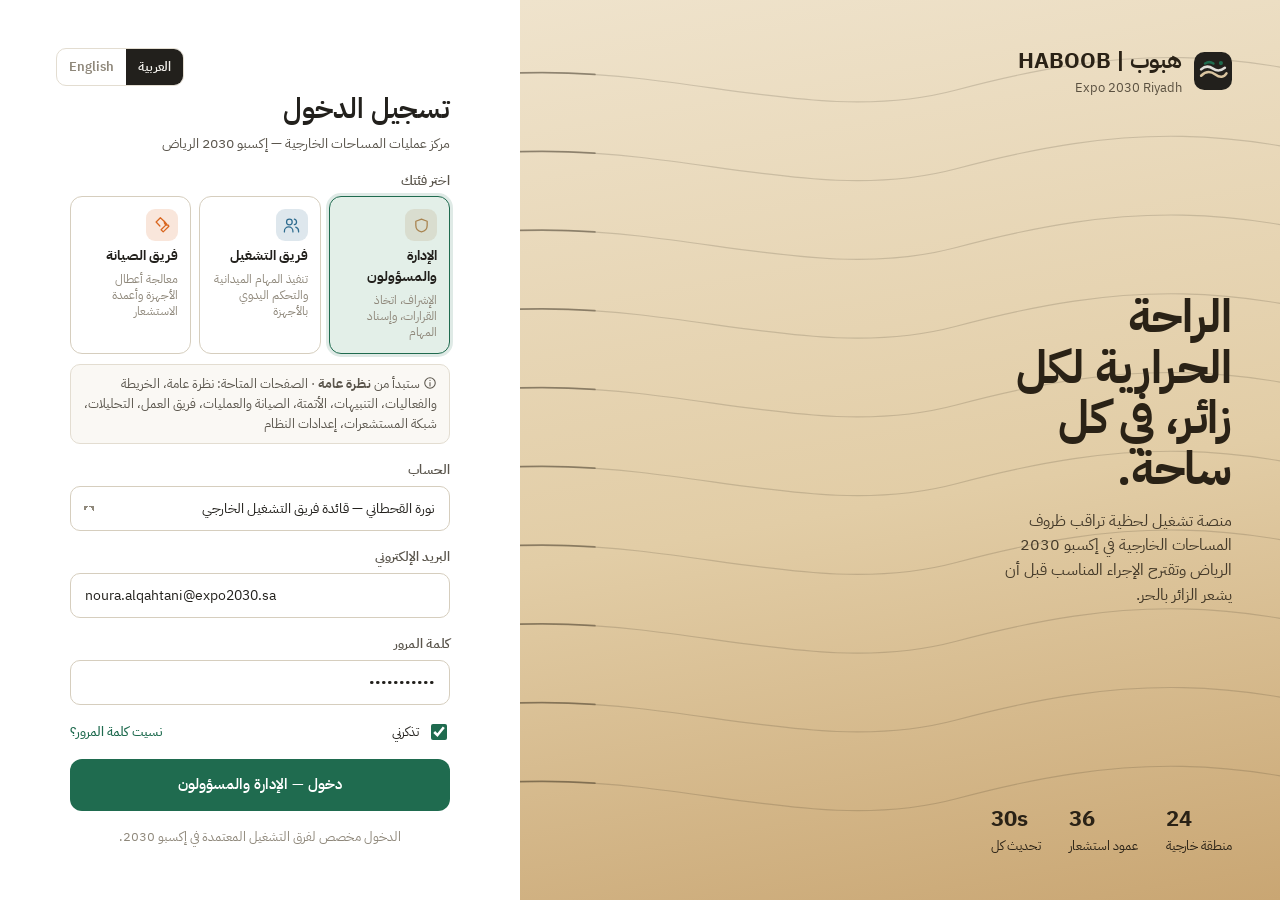
<file: src/web/index.html>
<!DOCTYPE html>
<html lang="ar" dir="rtl">
<head>
<meta charset="UTF-8">
<meta name="viewport" content="width=device-width, initial-scale=1, viewport-fit=cover">
<title>هبوب | HABOOB — Smart Outdoor Operations</title>
<link rel="preconnect" href="https://fonts.googleapis.com">
<link rel="preconnect" href="https://fonts.gstatic.com" crossorigin>
<link href="https://fonts.googleapis.com/css2?family=IBM+Plex+Sans+Arabic:wght@300;400;500;600;700&display=swap" rel="stylesheet">
<style>
:root{
  box-sizing:border-box;
  padding-top:env(safe-area-inset-top,0px);
  padding-bottom:env(safe-area-inset-bottom,0px);
  --bg:#F4F2ED; --bg2:#ECE7DD; --surface:#FFFFFF; --surface2:#FAF8F4;
  --na:var(--ink3);
  --ink:#22201C; --ink2:#5A554C; --ink3:#8F887B; --line:#E3DDD1; --line2:#D6CEBE;
  --sand:#D9C49F; --sand-deep:#A8834F; --sand-soft:#F1E8D8;
  --brand:#1F6B4F; --brand-ink:#FFFFFF; --brand-soft:#E3EFE8;
  --ok:#2E8A5A; --ok-bg:#E4F2EA; --cau:#C9940E; --cau-bg:#FBF1D6; --heat:#D9661F; --heat-bg:#FCE8DA; --crit:#C2362B; --crit-bg:#F9E1DE;
  --info:#2F6C8F; --info-bg:#E1EDF4;
  --glass:rgba(255,255,255,.72); --shadow:0 1px 2px rgba(60,45,20,.06),0 8px 24px -12px rgba(60,45,20,.18);
  --r-lg:18px; --r-md:12px; --r-sm:8px;
  --side:248px;
  font-family:"IBM Plex Sans Arabic",system-ui,-apple-system,"Segoe UI",Tahoma,sans-serif;
}
@media (prefers-color-scheme:dark){
  :root:not([data-theme="light"]){
    --bg:#16150F; --bg2:#1E1C16; --surface:#211F19; --surface2:#1A1914;
    --ink:#F1ECE2; --ink2:#C2BAAA; --ink3:#8B8475; --line:#34302705; --line:#332F26; --line2:#454033;
    --sand:#8E7650; --sand-deep:#D3B583; --sand-soft:#2A261D;
    --brand:#4FB287; --brand-ink:#0E1A14; --brand-soft:#1D3128;
    --ok:#4FB287; --ok-bg:#1B2E24; --cau:#E5B53A; --cau-bg:#352C14; --heat:#EE8A4A; --heat-bg:#3A2416; --crit:#EE6A5E; --crit-bg:#3B1C19;
    --info:#6BA9CF; --info-bg:#182A35; --glass:rgba(33,31,25,.78);
    --shadow:0 1px 2px rgba(0,0,0,.3),0 10px 30px -14px rgba(0,0,0,.6);
  }
}
:root[data-theme="dark"]{
  --bg:#16150F; --bg2:#1E1C16; --surface:#211F19; --surface2:#1A1914;
  --ink:#F1ECE2; --ink2:#C2BAAA; --ink3:#8B8475; --line:#332F26; --line2:#454033;
  --sand:#8E7650; --sand-deep:#D3B583; --sand-soft:#2A261D;
  --brand:#4FB287; --brand-ink:#0E1A14; --brand-soft:#1D3128;
  --ok:#4FB287; --ok-bg:#1B2E24; --cau:#E5B53A; --cau-bg:#352C14; --heat:#EE8A4A; --heat-bg:#3A2416; --crit:#EE6A5E; --crit-bg:#3B1C19;
  --info:#6BA9CF; --info-bg:#182A35; --glass:rgba(33,31,25,.78);
  --shadow:0 1px 2px rgba(0,0,0,.3),0 10px 30px -14px rgba(0,0,0,.6);
}
html{scroll-padding-top:env(safe-area-inset-top,0px);height:100%}
*,*::before,*::after{box-sizing:border-box}
body{margin:0;min-height:100%;background:var(--bg);color:var(--ink);font-size:14px;line-height:1.55;-webkit-font-smoothing:antialiased}
button,input,select,textarea{font:inherit;color:inherit}
button{cursor:pointer}
:focus-visible{outline:2px solid var(--brand);outline-offset:2px;border-radius:6px}
.num{font-variant-numeric:tabular-nums;direction:ltr;unicode-bidi:isolate;display:inline-block}
h1,h2,h3,h4{margin:0;font-weight:600;letter-spacing:-.005em}
h1{font-size:26px;line-height:1.25}
h2{font-size:18px}
h3{font-size:15px}
p{margin:0}
.muted{color:var(--ink2)} .faint{color:var(--ink3)}
.sm{font-size:12.5px}

/* ---------- Shell ---------- */
.shell{display:grid;grid-template-columns:var(--side) 1fr;min-height:100vh}
.side{position:sticky;top:0;height:100vh;background:var(--surface);border-inline-end:1px solid var(--line);display:flex;flex-direction:column;padding:18px 14px;transition:width .25s ease}
.brand{display:flex;align-items:center;gap:10px;padding:4px 8px 18px}
.brand-mark{width:38px;height:38px;flex:none}
.brand-name{font-weight:700;font-size:19px;line-height:1.1}
.brand-sub{font-size:11.5px;color:var(--ink3)}
.nav{display:flex;flex-direction:column;gap:2px;margin-top:6px}
.nav a{display:flex;align-items:center;gap:12px;padding:10px 12px;border-radius:10px;color:var(--ink2);text-decoration:none;font-weight:500;position:relative;transition:background .15s,color .15s}
.nav a svg{width:19px;height:19px;flex:none}
.nav a:hover{background:var(--surface2);color:var(--ink)}
.nav a.on{background:var(--brand-soft);color:var(--brand)}
.nav a.on::before{content:"";position:absolute;inset-inline-start:-14px;top:9px;bottom:9px;width:3px;border-radius:3px;background:var(--brand)}
.nav .count{margin-inline-start:auto;background:var(--crit);color:#fff;font-size:11px;font-weight:600;min-width:20px;height:20px;border-radius:10px;display:grid;place-items:center;padding:0 6px}
.nav-sep{height:1px;background:var(--line);margin:12px 8px}
.side-foot{margin-top:auto;padding:12px;border-radius:var(--r-md);background:var(--sand-soft);font-size:12.5px;color:var(--ink2)}
.side-foot b{color:var(--ink);display:block;margin-bottom:2px}
.loop{display:flex;gap:4px;margin-top:8px;flex-wrap:wrap}
.loop span{font-size:11px;padding:2px 7px;border-radius:20px;background:var(--surface);border:1px solid var(--line)}

.main{min-width:0;display:flex;flex-direction:column}
.top{position:sticky;top:0;z-index:20;display:flex;align-items:center;gap:14px;padding:12px 28px;background:color-mix(in srgb,var(--bg) 86%,transparent);backdrop-filter:blur(10px);border-bottom:1px solid var(--line)}
.top .crumb{font-weight:600;font-size:15px}
.top .spacer{flex:1}
.clock{display:flex;flex-direction:column;align-items:flex-end;line-height:1.2}
[dir=rtl] .clock{align-items:flex-start}
.clock .t{font-weight:600;font-size:15px}
.clock .d{font-size:11.5px;color:var(--ink3)}
.sys{display:flex;align-items:center;gap:8px;padding:6px 12px;border-radius:20px;background:var(--surface);border:1px solid var(--line);font-size:12.5px;font-weight:500}
.dot{width:8px;height:8px;border-radius:50%;background:var(--ok);flex:none}
.dot.live{box-shadow:0 0 0 0 color-mix(in srgb,var(--ok) 60%,transparent);animation:pulse 2s infinite}
@keyframes pulse{0%{box-shadow:0 0 0 0 color-mix(in srgb,currentColor 45%,transparent)}70%{box-shadow:0 0 0 8px transparent}100%{box-shadow:0 0 0 0 transparent}}
.icon-btn{width:38px;height:38px;border-radius:10px;border:1px solid var(--line);background:var(--surface);display:grid;place-items:center;position:relative}
.icon-btn:hover{border-color:var(--line2)}
.icon-btn svg{width:18px;height:18px}
.icon-btn .badge-dot{position:absolute;top:7px;inset-inline-end:8px;width:8px;height:8px;border-radius:50%;background:var(--crit);border:2px solid var(--surface)}
.lang{display:flex;border:1px solid var(--line);border-radius:10px;overflow:hidden;background:var(--surface)}
.lang button{border:0;background:none;padding:8px 12px;font-size:13px;font-weight:600;color:var(--ink3)}
.lang button.on{background:var(--ink);color:var(--bg)}
.user{display:flex;align-items:center;gap:10px;padding:4px 4px 4px 12px;border-radius:12px}
[dir=rtl] .user{padding:4px 12px 4px 4px}
.avatar{width:36px;height:36px;border-radius:50%;background:linear-gradient(135deg,var(--sand),var(--sand-deep));color:#fff;display:grid;place-items:center;font-weight:700;font-size:14px}
.user .n{font-weight:600;font-size:13px;line-height:1.2}
.user .r{font-size:11.5px;color:var(--ink3)}
.page{padding:24px 28px 80px;max-width:1600px;width:100%}
.page-head{display:flex;align-items:flex-end;justify-content:space-between;gap:16px;margin-bottom:20px;flex-wrap:wrap}
.page-head p{margin-top:4px}
.demo-tag{display:inline-flex;align-items:center;gap:6px;font-size:11.5px;padding:3px 10px;border-radius:20px;background:var(--sand-soft);color:var(--sand-deep);font-weight:600;border:1px dashed var(--sand)}

/* ---------- Building blocks ---------- */
.card{background:var(--surface);border:1px solid var(--line);border-radius:var(--r-lg);box-shadow:var(--shadow)}
.card-pad{padding:20px}
.card-head{display:flex;align-items:center;justify-content:space-between;gap:12px;padding:16px 20px;border-bottom:1px solid var(--line)}
.card-head p{font-size:12.5px;color:var(--ink3)}
.grid{display:grid;gap:18px}
.btn{display:inline-flex;align-items:center;justify-content:center;gap:8px;border-radius:10px;padding:9px 16px;font-weight:600;font-size:13.5px;border:1px solid transparent;transition:transform .12s,background .15s,border-color .15s;white-space:nowrap}
.btn:active{transform:translateY(1px)}
.btn svg{width:16px;height:16px}
.btn-primary{background:var(--brand);color:var(--brand-ink)}
.btn-primary:hover{background:color-mix(in srgb,var(--brand) 88%,#000)}
.btn-dark{background:var(--ink);color:var(--bg)}
.btn-ghost{background:var(--surface);border-color:var(--line2);color:var(--ink)}
.btn-ghost:hover{background:var(--surface2)}
.btn-text{background:none;color:var(--ink2);padding:9px 10px}
.btn-text:hover{color:var(--ink)}
.btn-danger{background:var(--crit);color:#fff}
.btn-sm{padding:6px 11px;font-size:12.5px;border-radius:8px}
.btn-lg{padding:13px 22px;font-size:15px;border-radius:12px}
.btn[disabled]{opacity:.5;pointer-events:none}
.badge{display:inline-flex;align-items:center;gap:6px;padding:3px 10px;border-radius:20px;font-size:12px;font-weight:600;white-space:nowrap}
.badge .dot{width:7px;height:7px}
.b-ok{background:var(--ok-bg);color:var(--ok)} .b-ok .dot{background:var(--ok)}
.b-cau{background:var(--cau-bg);color:var(--cau)} .b-cau .dot{background:var(--cau)}
.b-heat{background:var(--heat-bg);color:var(--heat)} .b-heat .dot{background:var(--heat)}
.b-crit{background:var(--crit-bg);color:var(--crit)} .b-crit .dot{background:var(--crit)}
.b-info{background:var(--info-bg);color:var(--info)} .b-info .dot{background:var(--info)}
.b-neutral{background:var(--bg2);color:var(--ink2)} .b-neutral .dot{background:var(--ink3)}
.b-na{background:var(--bg2);color:var(--ink2)} .b-na .dot{background:var(--ink3)}
.b-ai{background:linear-gradient(90deg,var(--brand-soft),var(--sand-soft));color:var(--brand)}
.chips{display:flex;gap:6px;flex-wrap:wrap}
.chip{border:1px solid var(--line2);background:var(--surface);padding:6px 12px;border-radius:20px;font-size:12.5px;font-weight:500;color:var(--ink2)}
.chip.on{background:var(--ink);color:var(--bg);border-color:var(--ink)}
.input{width:100%;padding:11px 14px;border-radius:10px;border:1px solid var(--line2);background:var(--surface);outline:none;transition:border-color .15s,box-shadow .15s}
.input:focus{border-color:var(--brand);box-shadow:0 0 0 3px var(--brand-soft)}
label.f{display:block;font-size:12.5px;font-weight:600;color:var(--ink2);margin-bottom:6px}
select.input{appearance:none;background-image:linear-gradient(45deg,transparent 50%,var(--ink3) 50%),linear-gradient(135deg,var(--ink3) 50%,transparent 50%);background-size:5px 5px;background-repeat:no-repeat;background-position:calc(100% - 18px) 50%,calc(100% - 13px) 50%}
[dir=rtl] select.input{background-position:18px 50%,13px 50%}
.switch{width:40px;height:23px;border-radius:12px;background:var(--line2);border:0;position:relative;transition:background .2s;flex:none;padding:0}
.switch::after{content:"";position:absolute;top:3px;inset-inline-start:3px;width:17px;height:17px;border-radius:50%;background:#fff;transition:inset-inline-start .2s;box-shadow:0 1px 2px rgba(0,0,0,.25)}
.switch.on{background:var(--brand)}
.switch.on::after{inset-inline-start:20px}
.seg{display:inline-flex;background:var(--bg2);border-radius:9px;padding:3px}
.seg button{border:0;background:none;padding:5px 11px;border-radius:7px;font-size:12px;font-weight:600;color:var(--ink3)}
.seg button.on{background:var(--surface);color:var(--ink);box-shadow:0 1px 2px rgba(0,0,0,.08)}
table.tbl{width:100%;border-collapse:collapse}
.tbl th{font-size:12px;font-weight:600;color:var(--ink3);text-align:start;padding:11px 16px;border-bottom:1px solid var(--line);white-space:nowrap;background:var(--surface2)}
.tbl td{padding:13px 16px;border-bottom:1px solid var(--line);vertical-align:middle}
.tbl tr:last-child td{border-bottom:0}
.tbl tbody tr{transition:background .12s}
.tbl tbody tr.click:hover{background:var(--surface2);cursor:pointer}
.scroll-x{overflow-x:auto}
.empty{padding:40px;text-align:center;color:var(--ink3)}

/* ---------- KPIs ---------- */
.kpis{display:grid;grid-template-columns:repeat(5,minmax(0,1fr));gap:14px;margin-bottom:18px}
.kpi{padding:16px 18px;display:flex;flex-direction:column;gap:6px;position:relative;overflow:hidden;cursor:default}
.kpi .k-label{font-size:12.5px;color:var(--ink2);font-weight:500;display:flex;align-items:center;gap:8px}
.kpi .k-val{font-size:32px;font-weight:600;line-height:1;transition:color .3s}
.kpi .k-foot{font-size:11.5px;color:var(--ink3)}
.kpi .bar{position:absolute;inset-inline-start:0;top:16px;bottom:16px;width:3px;border-radius:3px}
.kpi.flash .k-val{animation:flash 1.2s ease}
@keyframes flash{0%{transform:scale(1)}30%{transform:scale(1.18)}100%{transform:scale(1)}}

/* ---------- Map ---------- */
.map-wrap{position:relative;width:100%;aspect-ratio:1/1;max-height:720px;margin-inline:auto}
.map-wrap svg{width:100%;height:100%;display:block;direction:ltr}
.zone-shape{cursor:pointer;transition:filter .15s,stroke-width .15s}
.zone-shape:hover{filter:brightness(1.05) saturate(1.2);stroke-width:2.6}
.zone-shape.sel{stroke-width:3.2}
.zone-label{pointer-events:none;font-weight:600;font-family:inherit}
.crit-pulse{animation:cpulse 1.8s ease-in-out infinite;transform-origin:center;transform-box:fill-box}
@keyframes cpulse{0%,100%{opacity:.25}50%{opacity:.75}}
.pole{cursor:pointer}
.pole .ring{animation:pring 2.4s ease-out infinite;transform-origin:center;transform-box:fill-box}
@keyframes pring{0%{transform:scale(.6);opacity:.8}100%{transform:scale(2.4);opacity:0}}
.flash-ring{animation:fring 1.6s ease-out 3;transform-origin:center;transform-box:fill-box}
@keyframes fring{0%{opacity:1;stroke-width:6}100%{opacity:0;stroke-width:22}}
.map-pop{position:absolute;z-index:5;min-width:220px;background:var(--glass);backdrop-filter:blur(14px);border:1px solid var(--line);border-radius:14px;box-shadow:var(--shadow);padding:14px;transform:translate(-50%,calc(-100% - 14px));font-size:12.5px;animation:popin .18s ease}
@keyframes popin{from{opacity:0;transform:translate(-50%,calc(-100% - 6px))}}
.map-pop .rows{display:grid;grid-template-columns:auto auto;gap:4px 18px;margin-top:8px}
.map-pop .rows span:nth-child(odd){color:var(--ink3)}
.map-pop .rows span:nth-child(even){font-weight:600;text-align:end}
.legend{display:flex;gap:14px;flex-wrap:wrap;font-size:12px;color:var(--ink2)}
.legend i{display:inline-block;width:10px;height:10px;border-radius:3px;margin-inline-end:6px;vertical-align:-1px}
.layer-list{display:flex;flex-direction:column;gap:2px}
.layer{display:flex;align-items:center;gap:12px;padding:10px 6px;border-bottom:1px solid var(--line)}
.layer:last-child{border-bottom:0}
.layer .sw{width:26px;height:26px;border-radius:8px;display:grid;place-items:center;flex:none}
.layer .sw svg{width:15px;height:15px}
.layer .txt{flex:1;line-height:1.3}
.layer .txt small{display:block;color:var(--ink3);font-size:11.5px}

/* ---------- Overview ---------- */
.ov-grid{display:grid;grid-template-columns:minmax(0,1.55fr) minmax(320px,1fr);gap:18px;align-items:start}
.quick{padding:18px 20px}
.quick-top{display:flex;justify-content:space-between;align-items:flex-start;gap:12px}
.metric-grid{display:grid;grid-template-columns:repeat(2,1fr);gap:10px;margin-top:14px}
.metric{padding:11px 13px;border-radius:12px;background:var(--surface2);border:1px solid var(--line)}
.metric .ml{font-size:11.5px;color:var(--ink3);display:flex;align-items:center;gap:6px}
.metric .ml svg{width:14px;height:14px}
.metric .mv{font-size:19px;font-weight:600;margin-top:2px}
.metric .mv small{font-size:12px;color:var(--ink3);font-weight:500;margin-inline-start:2px}
.wbgt-hero{display:flex;align-items:baseline;gap:6px}
.wbgt-hero .v{font-size:44px;font-weight:600;line-height:1}
.alert-row{display:flex;gap:12px;padding:14px 18px;border-bottom:1px solid var(--line);align-items:flex-start;transition:background .12s}
.alert-row:last-child{border-bottom:0}
.alert-row:hover{background:var(--surface2)}
.sev{width:34px;height:34px;border-radius:10px;display:grid;place-items:center;flex:none}
.sev svg{width:17px;height:17px}
.sev.crit{background:var(--crit-bg);color:var(--crit)}
.sev.heat{background:var(--heat-bg);color:var(--heat)}
.sev.cau{background:var(--cau-bg);color:var(--cau)}
.sev.info{background:var(--info-bg);color:var(--info)}
.sev.ok{background:var(--ok-bg);color:var(--ok)}
.log{list-style:none;margin:0;padding:6px 20px 14px}
.log li{display:grid;grid-template-columns:52px 14px 1fr;gap:10px;padding:9px 0;align-items:start;position:relative}
.log li .lt{font-size:12px;color:var(--ink3);padding-top:1px}
.log li .ld{width:9px;height:9px;border-radius:50%;margin-top:6px;background:var(--line2);position:relative}
.log li:not(:last-child) .ld::after{content:"";position:absolute;top:12px;left:4px;width:1px;height:34px;background:var(--line)}
.log li .lx{font-size:13px}
.log li .lx small{display:block;color:var(--ink3);font-size:11.5px}
.log li.new{animation:newrow 2.4s ease}
@keyframes newrow{0%{background:var(--brand-soft)}100%{background:transparent}}

/* ---------- Zone details ---------- */
.zd-hero{display:grid;grid-template-columns:minmax(0,1.1fr) minmax(0,1fr);gap:18px;margin-bottom:18px}
.zd-status{padding:22px 24px;position:relative;overflow:hidden}
.zd-status .big{font-size:64px;font-weight:600;line-height:1;letter-spacing:-.02em}
.zd-status .big small{font-size:22px;color:var(--ink3);font-weight:500}
.scale{margin-top:20px}
.scale-bar{display:grid;grid-template-columns:repeat(5,1fr);height:12px;border-radius:6px;overflow:hidden;gap:2px;direction:ltr}
.scale-bar div:nth-child(1){background:#7DBF9A}.scale-bar div:nth-child(2){background:#E2C25B}.scale-bar div:nth-child(3){background:#E79A4F}.scale-bar div:nth-child(4){background:#D9563A}.scale-bar div:nth-child(5){background:#8E1F1A}
.scale-track{position:relative;height:22px;direction:ltr}
.scale-pin{position:absolute;top:0;transform:translateX(-50%);transition:left 1.2s cubic-bezier(.3,.8,.2,1);display:flex;flex-direction:column;align-items:center}
.scale-pin::before{content:"";width:0;height:0;border-left:7px solid transparent;border-right:7px solid transparent;border-bottom:9px solid var(--ink)}
.scale-labels{display:grid;grid-template-columns:repeat(5,1fr);gap:2px;font-size:11px;color:var(--ink3);margin-top:6px;direction:ltr;text-align:center}
[dir=rtl] .scale-labels span{direction:rtl}
.scale-labels span.on{color:var(--ink);font-weight:600}
.env-grid{display:grid;grid-template-columns:repeat(4,1fr);gap:12px;margin-bottom:18px}
.env{padding:16px 18px}
.env .el{display:flex;align-items:center;justify-content:space-between;color:var(--ink2);font-size:12.5px}
.env .el svg{width:18px;height:18px;color:var(--ink3)}
.env .ev{font-size:28px;font-weight:600;margin-top:6px;line-height:1.1}
.env .ev small{font-size:13px;color:var(--ink3);font-weight:500}
.env .eh{font-size:11.5px;margin-top:6px}
.env.flagged{border-color:color-mix(in srgb,var(--heat) 45%,var(--line))}
.env.flagged .eh{color:var(--heat);font-weight:600}
.rec{position:relative;overflow:hidden;border:1px solid color-mix(in srgb,var(--brand) 30%,var(--line));background:linear-gradient(160deg,color-mix(in srgb,var(--brand-soft) 70%,var(--surface)) 0%,var(--surface) 60%)}
.rec-in{padding:22px 24px}
.rec .ttl{font-size:22px;font-weight:600;margin:10px 0 8px}
.rec .why{color:var(--ink2);max-width:62ch}
.rec .impact{display:grid;grid-template-columns:repeat(3,1fr);gap:10px;margin:18px 0}
.rec .impact div{padding:10px 12px;border-radius:10px;background:var(--glass);border:1px solid var(--line)}
.rec .impact b{display:block;font-size:17px}
.rec .impact span{font-size:11.5px;color:var(--ink3)}
.rec .acts{display:flex;gap:8px;flex-wrap:wrap}
.rec.done{border-color:color-mix(in srgb,var(--ok) 35%,var(--line));background:linear-gradient(160deg,var(--ok-bg),var(--surface) 65%)}
.factor{display:grid;grid-template-columns:130px 1fr 52px;gap:12px;align-items:center;padding:8px 0}
.factor .fb{height:8px;border-radius:4px;background:var(--bg2);overflow:hidden;direction:ltr}
.factor .fb div{height:100%;border-radius:4px}
.factor .fv{font-size:12.5px;font-weight:600;text-align:end}
.dev-row{display:flex;align-items:center;gap:12px;padding:12px 0;border-bottom:1px solid var(--line)}
.dev-row:last-child{border-bottom:0}
.dev-ic{width:36px;height:36px;border-radius:10px;background:var(--bg2);display:grid;place-items:center;flex:none;color:var(--ink2)}
.dev-ic svg{width:18px;height:18px}
.dev-ic.on{background:var(--brand-soft);color:var(--brand)}

/* ---------- Alerts ---------- */
.alert-card{display:grid;grid-template-columns:auto 1fr auto;gap:16px;padding:18px 20px;align-items:start;border-inline-start:4px solid transparent}
.alert-card.crit{border-inline-start-color:var(--crit)}
.alert-card.heat{border-inline-start-color:var(--heat)}
.alert-card.cau{border-inline-start-color:var(--cau)}
.alert-card.info{border-inline-start-color:var(--info)}
.alert-card.resolved{opacity:.72;border-inline-start-color:var(--ok)}
.alert-card .meta{display:flex;gap:10px;align-items:center;flex-wrap:wrap;font-size:12.5px;color:var(--ink3);margin-top:2px}
.alert-card .rec-line{margin-top:10px;padding:10px 12px;border-radius:10px;background:var(--surface2);border:1px solid var(--line);font-size:13px;display:flex;gap:8px;align-items:flex-start}
.alert-card .rec-line svg{width:16px;height:16px;color:var(--brand);flex:none;margin-top:2px}
.alert-card .acts{display:flex;flex-direction:column;gap:8px;align-items:stretch;min-width:130px}
.alert-card.new{animation:alertIn .6s ease}
@keyframes alertIn{from{transform:translateY(-6px);opacity:0}}

/* ---------- Modal / toast ---------- */
.modal-bg{position:fixed;inset:0;background:rgba(25,20,12,.42);backdrop-filter:blur(3px);z-index:60;display:grid;place-items:center;padding:20px;animation:fade .2s ease}
@keyframes fade{from{opacity:0}}
.modal{width:min(560px,100%);max-height:calc(100% - 40px);overflow:auto;background:var(--surface);border-radius:20px;box-shadow:0 30px 80px -20px rgba(0,0,0,.45);animation:rise .25s cubic-bezier(.2,.8,.2,1)}
@keyframes rise{from{transform:translateY(14px) scale(.98);opacity:0}}
.modal-h{padding:22px 24px 0;display:flex;justify-content:space-between;align-items:flex-start;gap:12px}
.modal-b{padding:16px 24px}
.modal-f{padding:16px 24px 22px;display:flex;gap:8px;justify-content:flex-end;border-top:1px solid var(--line)}
.steps-list{list-style:none;margin:0;padding:0;display:flex;flex-direction:column;gap:10px}
.steps-list li{display:flex;align-items:center;gap:12px;padding:11px 14px;border-radius:12px;background:var(--surface2);border:1px solid var(--line);font-size:13.5px}
.steps-list li .st{width:24px;height:24px;border-radius:50%;display:grid;place-items:center;flex:none;border:2px solid var(--line2)}
.steps-list li.doing .st{border-color:var(--brand);border-top-color:transparent;animation:spin .8s linear infinite}
.steps-list li.done .st{background:var(--brand);border-color:var(--brand);color:var(--brand-ink)}
.steps-list li.done .st svg{width:13px;height:13px}
@keyframes spin{to{transform:rotate(360deg)}}
.success-mark{width:64px;height:64px;border-radius:50%;background:var(--ok-bg);color:var(--ok);display:grid;place-items:center;margin:4px auto 14px}
.success-mark svg{width:32px;height:32px;stroke-dasharray:30;stroke-dashoffset:30;animation:draw .6s .1s ease forwards}
@keyframes draw{to{stroke-dashoffset:0}}
.compare{display:grid;grid-template-columns:1fr 1fr;gap:12px}
.compare > div{padding:14px;border-radius:12px;border:1px solid var(--line);background:var(--surface2)}
.compare > div.best{border-color:color-mix(in srgb,var(--brand) 40%,var(--line));background:var(--brand-soft)}
.compare dl{display:grid;grid-template-columns:auto auto;gap:6px 12px;margin:10px 0 0;font-size:13px}
.compare dt{color:var(--ink3)} .compare dd{margin:0;font-weight:600;text-align:end}
.toasts{position:fixed;bottom:22px;inset-inline-start:22px;z-index:70;display:flex;flex-direction:column;gap:8px}
.toast{display:flex;gap:10px;align-items:center;padding:12px 16px;border-radius:12px;background:var(--ink);color:var(--bg);box-shadow:var(--shadow);font-size:13.5px;animation:rise .25s ease;max-width:380px}
.toast svg{width:18px;height:18px;flex:none;color:var(--brand)}

/* ---------- Demo guide ---------- */
.guide{position:fixed;bottom:22px;inset-inline-end:22px;z-index:50;background:var(--glass);backdrop-filter:blur(14px);border:1px solid var(--line);border-radius:16px;box-shadow:var(--shadow);padding:12px 14px;width:280px;font-size:12.5px}
.guide-h{display:flex;justify-content:space-between;align-items:center;font-weight:600;margin-bottom:8px}
.guide ol{list-style:none;margin:0;padding:0;display:flex;flex-direction:column;gap:4px}
.guide li{display:flex;gap:8px;align-items:center;color:var(--ink3)}
.guide li i{width:18px;height:18px;border-radius:50%;border:1.5px solid var(--line2);display:grid;place-items:center;font-style:normal;font-size:10px;flex:none}
.guide li.done{color:var(--ink2)} .guide li.done i{background:var(--brand);border-color:var(--brand);color:var(--brand-ink)}
.guide li.cur{color:var(--ink);font-weight:600} .guide li.cur i{border-color:var(--brand);color:var(--brand)}
.guide.min ol{display:none}
.guide.min{width:auto}

/* ---------- Login ---------- */
.login{min-height:100vh;display:grid;grid-template-columns:minmax(0,1.1fr) minmax(380px,520px);background:var(--bg)}
.login-art{position:relative;overflow:hidden;background:linear-gradient(170deg,#EFE3CC 0%,#E2CDA6 55%,#C9A673 100%);display:flex;flex-direction:column;justify-content:space-between;padding:44px 48px;color:#2A2216}
:root[data-theme="dark"] .login-art{background:linear-gradient(170deg,#2B2519 0%,#3A2F1E 55%,#5A4527 100%);color:#F1E6D2}
@media (prefers-color-scheme:dark){:root:not([data-theme="light"]) .login-art{background:linear-gradient(170deg,#2B2519 0%,#3A2F1E 55%,#5A4527 100%);color:#F1E6D2}}
.login-art svg.wind{position:absolute;inset:0;width:100%;height:100%;opacity:.9}
.wind path{fill:none;stroke-linecap:round}
.wind .w{stroke-dasharray:180 900;animation:wind 9s linear infinite}
@keyframes wind{from{stroke-dashoffset:1080}to{stroke-dashoffset:0}}
.login-art .lt{position:relative;max-width:30ch}
.login-art .lt h1{font-size:46px;line-height:1.1;font-weight:700}
.login-art .lt p{font-size:16px;margin-top:14px;opacity:.85}
.login-art .lb{position:relative;display:flex;gap:28px;font-size:13px}
.login-art .lb b{display:block;font-size:22px}
.login-form{display:flex;flex-direction:column;justify-content:center;padding:48px 56px;background:var(--surface)}
.login-form form{display:flex;flex-direction:column;gap:16px;max-width:380px;width:100%;margin-inline:auto}
.login-form .row{display:flex;justify-content:space-between;align-items:center;font-size:13px}
.check{display:flex;align-items:center;gap:8px;cursor:pointer}
.check input{width:16px;height:16px;accent-color:var(--brand)}

/* ---------- Charts ---------- */
.chart svg{width:100%;height:auto;display:block;direction:ltr;overflow:visible}
.chart text{font-family:inherit;fill:var(--ink3);font-size:11px}
.chart .gl{stroke:var(--line);stroke-width:1}
.heat-grid{display:grid;gap:3px;direction:ltr}
.heat-grid div{aspect-ratio:1.4/1;border-radius:4px}
.insight{display:flex;gap:12px;padding:14px 16px;border-radius:14px;background:var(--surface2);border:1px solid var(--line)}
.insight .ii{width:32px;height:32px;border-radius:9px;background:var(--brand-soft);color:var(--brand);display:grid;place-items:center;flex:none}
.insight .ii svg{width:16px;height:16px}
.stat-row{display:grid;grid-template-columns:repeat(4,1fr);gap:12px}
.stat{padding:14px 16px;border-radius:12px;background:var(--surface2);border:1px solid var(--line)}
.stat b{display:block;font-size:24px;font-weight:600}
.stat span{font-size:12px;color:var(--ink3)}

/* ---------- Automation ---------- */
.sys-cards{display:grid;grid-template-columns:repeat(4,1fr);gap:14px;margin-bottom:18px}
.sys-card{padding:18px;cursor:pointer;transition:border-color .15s}
.sys-card.on{border-color:var(--brand);box-shadow:0 0 0 3px var(--brand-soft)}
.sys-card .si{width:40px;height:40px;border-radius:12px;background:var(--brand-soft);color:var(--brand);display:grid;place-items:center}
.sys-card .si svg{width:20px;height:20px}
.flow-strip{display:flex;align-items:center;gap:10px;padding:14px 18px;flex-wrap:wrap}
.flow-strip .fs{display:flex;align-items:center;gap:8px;font-weight:600;font-size:13px}
.flow-strip .fs span{width:26px;height:26px;border-radius:8px;display:grid;place-items:center;background:var(--bg2);font-size:12px}
.flow-strip .arr{color:var(--ink3)}
[dir=rtl] .flow-strip .arr{transform:scaleX(-1)}
.pending{display:flex;gap:14px;align-items:center;padding:14px 18px;border-bottom:1px solid var(--line)}
.pending:last-child{border-bottom:0}

/* ---------- Pole ---------- */
.pole-art{display:grid;grid-template-columns:240px 1fr;gap:24px;align-items:center}
.pole-art svg{width:100%;height:auto;max-height:420px}
.pole-spec{display:grid;grid-template-columns:repeat(2,1fr);gap:10px}
.pole-spec div{padding:12px 14px;border-radius:12px;background:var(--surface2);border:1px solid var(--line)}
.pole-spec b{display:block;font-size:13.5px}
.pole-spec span{font-size:12px;color:var(--ink3)}
.batt{display:inline-flex;align-items:center;gap:6px}
.batt i{width:26px;height:11px;border:1.5px solid var(--ink3);border-radius:3px;position:relative;display:inline-block}
.batt i::after{content:"";position:absolute;top:1px;bottom:1px;left:1px;width:var(--w);border-radius:1px;background:var(--c)}

/* ---------- DS ---------- */
.swatches{display:grid;grid-template-columns:repeat(auto-fill,minmax(120px,1fr));gap:10px}
.swatch{border-radius:12px;overflow:hidden;border:1px solid var(--line)}
.swatch div{height:58px}
.swatch p{padding:8px 10px;font-size:12px}
.swatch p b{display:block;font-size:12.5px}
.tabs{display:flex;gap:4px;border-bottom:1px solid var(--line);margin-bottom:18px}
.tabs button{border:0;background:none;padding:10px 14px;font-weight:600;color:var(--ink3);border-bottom:2px solid transparent;margin-bottom:-1px}
.tabs button.on{color:var(--ink);border-bottom-color:var(--brand)}
.ia{display:grid;grid-template-columns:repeat(auto-fill,minmax(180px,1fr));gap:10px}
.ia div{padding:12px 14px;border-radius:12px;border:1px solid var(--line);background:var(--surface2)}
.ia b{display:block;font-size:13.5px;margin-bottom:4px}
.ia span{font-size:12px;color:var(--ink3)}
.flow{display:flex;flex-wrap:wrap;gap:8px;align-items:center}
.flow span{padding:8px 12px;border-radius:10px;background:var(--surface2);border:1px solid var(--line);font-size:13px;font-weight:500}
.flow em{font-style:normal;color:var(--ink3)}
[dir=rtl] .flow em{transform:scaleX(-1);display:inline-block}

.fade-in{animation:fade .3s ease}
@media (prefers-reduced-motion:reduce){*,*::before,*::after{animation-duration:.001ms!important;animation-iteration-count:1!important;transition-duration:.001ms!important}}
@media (max-width:1280px){.kpis{grid-template-columns:repeat(3,1fr)}.env-grid{grid-template-columns:repeat(2,1fr)}.sys-cards{grid-template-columns:repeat(2,1fr)}}
@media (max-width:1080px){.ov-grid,.zd-hero{grid-template-columns:1fr}.shell{--side:76px}.brand-txt,.nav a span.lbl,.nav .count,.side-foot,.nav-sep{display:none}.nav a{justify-content:center}.login{grid-template-columns:1fr}.login-art{min-height:320px}}
@media (max-width:720px){.shell{grid-template-columns:1fr}.side{position:fixed;bottom:0;top:auto;height:auto;width:100%;flex-direction:row;padding:6px;z-index:40;border-inline-end:0;border-top:1px solid var(--line);padding-bottom:calc(6px + env(safe-area-inset-bottom,0px))}.brand{display:none}.nav{flex-direction:row;overflow-x:auto;margin:0;width:100%}.nav a.on::before{display:none}.top{padding:10px 14px;flex-wrap:wrap}.user .n,.user .r,.clock .d{display:none}.page{padding:16px 14px 120px}.kpis{grid-template-columns:repeat(2,1fr)}.stat-row{grid-template-columns:repeat(2,1fr)}.pole-art{grid-template-columns:1fr}.guide{display:none}.alert-card{grid-template-columns:auto 1fr}.alert-card .acts{grid-column:1/-1;flex-direction:row}.rec .impact{grid-template-columns:1fr}.login-form{padding:32px 22px}}

/* =========================================================
   v2 — operations review additions
   ========================================================= */
.anchor{scroll-margin-top:84px}
td.num,th.num{display:table-cell}
.role-pick{display:grid;grid-template-columns:repeat(3,minmax(0,1fr));gap:8px}
.role-pick button{display:flex;flex-direction:column;align-items:flex-start;gap:5px;padding:12px;border:1.5px solid var(--line2);border-radius:12px;background:var(--surface);text-align:start;transition:border-color .15s,background .15s}
.role-pick button:hover{border-color:var(--ink3)}
.role-pick button.on{border-color:var(--brand);background:var(--brand-soft);box-shadow:0 0 0 3px color-mix(in srgb,var(--brand) 14%,transparent)}
.role-pick .ri{width:32px;height:32px;border-radius:9px;display:grid;place-items:center}
.role-pick .ri svg{width:17px;height:17px}
.role-pick b{font-size:13.5px}
.role-pick small{font-size:11.5px;color:var(--ink3);line-height:1.4}
.role-sum{margin-top:10px;padding:9px 12px;border-radius:10px;background:var(--surface2);border:1px solid var(--line);font-size:12.5px;color:var(--ink2);line-height:1.6}
.task-card{padding:18px 20px}
@media (max-width:460px){.role-pick{grid-template-columns:1fr}}
.kpis{grid-template-columns:repeat(6,minmax(0,1fr))}
.kpi.click{cursor:pointer;transition:border-color .15s,transform .12s,box-shadow .15s}
.kpi.click:hover{border-color:var(--line2);transform:translateY(-1px)}
.kpi .k-go{position:absolute;top:15px;inset-inline-end:14px;color:var(--ink3);width:15px;height:15px;opacity:.7}
[dir=rtl] .kpi .k-go{transform:scaleX(-1)}
.kpi .k-val small{font-size:17px;color:var(--ink3);font-weight:500}
.kpi .k-label{padding-inline-end:18px}
.link{background:none;border:0;padding:0;color:var(--brand);font-weight:600;font-size:12.5px;display:inline-flex;align-items:center;gap:4px;text-decoration:none;cursor:pointer}
.link svg{width:14px;height:14px}
[dir=rtl] .link svg.fl,[dir=rtl] .fl{transform:scaleX(-1)}
.sec-head{display:flex;align-items:flex-end;justify-content:space-between;gap:12px;margin:28px 0 12px;flex-wrap:wrap}
.sec-head p{margin-top:2px}

/* legend with counts */
.legend-st{display:grid;grid-template-columns:repeat(4,minmax(0,1fr));gap:8px}
.legend-st .li{padding:8px 11px;border-radius:10px;background:var(--surface2);border:1px solid var(--line);display:flex;flex-direction:column;gap:1px;font-size:11.5px}
.legend-st .li b{display:flex;align-items:center;gap:6px;font-size:12.5px;font-weight:600}
.legend-st .li b i{width:10px;height:10px;border-radius:3px;flex:none}
.legend-st .li .c{font-size:19px;font-weight:600;line-height:1.15}
.legend-st .li .c small{font-size:11px;font-weight:500;color:var(--ink3)}

/* map selected state */
.zone-shape.dim{opacity:.42}
.zone-shape.sel{stroke-width:3.2}

/* zone summary building blocks */
.desc-box{margin-top:12px;padding:10px 12px;border-radius:10px;background:var(--surface2);border:1px solid var(--line);font-size:13px;color:var(--ink2);line-height:1.6}
.mini-stats{display:grid;grid-template-columns:repeat(4,minmax(0,1fr));gap:8px;margin-top:12px}
.mini-stats div{padding:8px 10px;border-radius:10px;background:var(--surface2);border:1px solid var(--line);min-width:0}
.mini-stats b{display:block;font-size:16px;font-weight:600;line-height:1.3}
.mini-stats b small{font-size:11.5px;color:var(--ink3);font-weight:500}
.mini-stats span{font-size:11px;color:var(--ink3);display:block;line-height:1.35}
.clim{display:grid;grid-template-columns:repeat(4,minmax(0,1fr));gap:8px}
.clim > div{padding:8px 10px;border-radius:10px;border:1px dashed var(--line2);display:flex;flex-direction:column;min-width:0}
.clim .cl{font-size:11px;color:var(--ink3);display:flex;align-items:center;gap:4px;line-height:1.3}
.clim .cl svg{width:13px;height:13px;flex:none}
.clim .cv{font-weight:600;font-size:14.5px}
.clim .cv small{font-size:11px;color:var(--ink3);font-weight:500}
.clim .cv.flag{color:var(--heat)}
.clim.lg .cv{font-size:22px}
.clim.lg > div{padding:12px 14px}
.sub-lbl{font-size:11.5px;font-weight:600;color:var(--ink3);margin:16px 0 8px;display:flex;align-items:center;gap:6px}
.sub-lbl svg{width:14px;height:14px}
.sub-lbl em{font-style:normal;font-weight:500;margin-inline-start:auto}
.sys-chips{display:flex;flex-wrap:wrap;gap:6px}
.sys-chip{display:inline-flex;align-items:center;gap:6px;padding:5px 10px;border-radius:9px;border:1px solid var(--line);background:var(--surface);font-size:12px;color:var(--ink2)}
.sys-chip svg{width:14px;height:14px}
.sys-chip.on{border-color:color-mix(in srgb,var(--brand) 40%,var(--line));background:var(--brand-soft);color:var(--brand)}
.sys-chip.fault{border-color:color-mix(in srgb,var(--crit) 40%,var(--line));background:var(--crit-bg);color:var(--crit)}
.sys-chip.pend{border-color:color-mix(in srgb,var(--cau) 40%,var(--line));background:var(--cau-bg);color:var(--cau)}
.note{font-size:12px;color:var(--ink3);display:flex;gap:6px;align-items:flex-start}
.note svg{width:14px;height:14px;flex:none;margin-top:2px}

/* decisions / alerts */
.unread{width:8px;height:8px;border-radius:50%;background:var(--info);flex:none;display:inline-block}
.dec-row{display:grid;grid-template-columns:auto minmax(0,1fr) auto;gap:12px;padding:13px 18px;border-bottom:1px solid var(--line);align-items:start;cursor:pointer;transition:background .12s}
.dec-row:hover{background:var(--surface2)}
.dec-row:last-child{border-bottom:0}
.dec-row .tt{font-weight:600}
.dec-row.read .tt{font-weight:500;color:var(--ink2)}
.iv{display:inline-flex;align-items:center;gap:5px;font-size:11.5px;font-weight:600;padding:2px 8px;border-radius:6px;border:1px solid;white-space:nowrap}
.iv svg{width:12px;height:12px}
.iv-maint{color:var(--heat);border-color:color-mix(in srgb,var(--heat) 30%,transparent);background:var(--heat-bg)}
.iv-ops{color:var(--info);border-color:color-mix(in srgb,var(--info) 30%,transparent);background:var(--info-bg)}
.iv-auto{color:var(--brand);border-color:color-mix(in srgb,var(--brand) 30%,transparent);background:var(--brand-soft)}
.alert-card.focus{box-shadow:0 0 0 3px var(--brand-soft),var(--shadow)}
.kv{display:grid;grid-template-columns:max-content minmax(0,1fr);gap:7px 18px;font-size:13px;margin:0}
.kv dt{color:var(--ink3);font-size:12.5px}
.kv dd{margin:0}
.filter-row{display:flex;gap:10px 18px;flex-wrap:wrap;align-items:center;margin-bottom:16px}
.filter-row .fl-lbl{font-size:12px;color:var(--ink3);font-weight:600}

/* events */
.ev-cards{display:grid;grid-template-columns:repeat(auto-fill,minmax(270px,1fr));gap:12px}
.ev-card{padding:16px 18px;cursor:pointer;display:flex;flex-direction:column;gap:9px;border-inline-start:4px solid var(--line);transition:border-color .15s,transform .12s}
.ev-card:hover{transform:translateY(-1px)}
.ev-row{display:grid;grid-template-columns:52px minmax(0,1fr) auto;gap:12px;padding:12px 18px;border-bottom:1px solid var(--line);align-items:center;cursor:pointer}
.ev-row:hover{background:var(--surface2)}
.ev-row:last-child{border-bottom:0}

/* top-bar menus */
.rel{position:relative}
.pop-menu{position:absolute;top:calc(100% + 8px);inset-inline-end:0;z-index:45;width:300px;max-height:min(560px,calc(100vh - 90px));overflow:auto;background:var(--surface);border:1px solid var(--line);border-radius:14px;box-shadow:0 22px 50px -18px rgba(0,0,0,.35);animation:popd .16s ease}
@keyframes popd{from{opacity:0;transform:translateY(-4px)}}
.pop-menu .mh{padding:14px 16px;border-bottom:1px solid var(--line)}
.pop-menu .mi{display:flex;align-items:center;gap:10px;padding:11px 16px;width:100%;border:0;background:none;text-align:start;font-size:13.5px;color:var(--ink)}
.pop-menu .mi:hover{background:var(--surface2)}
.pop-menu .mi svg{width:17px;height:17px;color:var(--ink3);flex:none}
.pop-menu .mi small{display:block;color:var(--ink3);font-size:11.5px}
.pop-menu .dec-row{padding:12px 16px}
.user{border:0;background:none;cursor:pointer;transition:background .15s;text-align:start}
.user:hover,.user.open{background:var(--surface)}
.sys{cursor:pointer}
.sys:hover{border-color:var(--line2)}
.sys.paused{background:var(--crit-bg);border-color:color-mix(in srgb,var(--crit) 30%,transparent);color:var(--crit)}
.avatar.sm{width:32px;height:32px;font-size:13px}
.avatar.lg{width:64px;height:64px;font-size:24px}
.avatar.av-admin{background:linear-gradient(135deg,var(--sand),var(--sand-deep))}
.avatar.av-ops{background:linear-gradient(135deg,#6BA9CF,#2F6C8F)}
.avatar.av-maint{background:linear-gradient(135deg,#EE8A4A,#B95418)}
.member{display:flex;align-items:center;gap:10px;min-width:0}
.member .mn{font-weight:600;line-height:1.25}
.member .mt{font-size:11.5px;color:var(--ink3);line-height:1.3}
.nav .count.soft{background:var(--bg2);color:var(--ink2)}

/* automation */
.auto-bar{display:flex;align-items:center;gap:16px;padding:16px 20px;flex-wrap:wrap;margin-bottom:18px}
.auto-bar.paused{border-color:color-mix(in srgb,var(--crit) 40%,var(--line));background:linear-gradient(160deg,var(--crit-bg),var(--surface) 70%)}
.sys-card .cnt{display:flex;gap:10px;flex-wrap:wrap;margin-top:4px}
.seg button[disabled]{opacity:.45;cursor:not-allowed}

/* forms */
.form-grid{display:grid;grid-template-columns:1fr 1fr;gap:14px}
.form-grid .full{grid-column:1/-1}
textarea.input{min-height:86px;resize:vertical;line-height:1.55}
.modal.wide{width:min(720px,100%)}
.check-list{display:grid;grid-template-columns:repeat(2,minmax(0,1fr));gap:8px}
.check-list label{display:flex;align-items:center;gap:10px;padding:10px 12px;border:1px solid var(--line);border-radius:10px;cursor:pointer;font-size:13px;background:var(--surface2)}
.check-list input{width:16px;height:16px;accent-color:var(--brand);flex:none}
.fmt{display:grid;grid-template-columns:1fr 1fr;gap:10px}
.fmt label{display:flex;align-items:center;gap:12px;padding:12px 14px;border:1.5px solid var(--line);border-radius:12px;cursor:pointer}
.fmt label:has(input:checked){border-color:var(--brand);background:var(--brand-soft)}
.fmt input{accent-color:var(--brand)}
.fmt .fi{width:34px;height:34px;border-radius:8px;display:grid;place-items:center;font-weight:700;font-size:12px;color:#fff;flex:none}
.hint-chips{display:flex;flex-wrap:wrap;gap:6px;align-items:center;font-size:12px;color:var(--ink3)}
.set-row{display:flex;align-items:center;justify-content:space-between;gap:16px;padding:13px 0;border-bottom:1px solid var(--line)}
.set-row:last-child{border-bottom:0}
.set-row .txt{line-height:1.35}
.set-row .txt small{display:block;color:var(--ink3);font-size:12px;margin-top:2px}
.perm{display:inline-flex;align-items:center;gap:5px;font-size:11.5px;padding:2px 8px;border-radius:6px;background:var(--bg2);color:var(--ink2);margin:2px}
.vbars{display:grid;gap:6px;align-items:end;direction:ltr}
.vbars .vb{display:flex;flex-direction:column;align-items:center;gap:6px;height:100%;justify-content:flex-end}
.vbars .vb div{width:62%;border-radius:4px 4px 0 0}
.vbars .vb span{font-size:10.5px;color:var(--ink3)}
.split-bar{display:flex;height:14px;border-radius:7px;overflow:hidden;direction:ltr}

@media (max-width:1280px){.kpis{grid-template-columns:repeat(3,minmax(0,1fr))}}
@media (max-width:1080px){.nav .count.soft{display:none}}
@media (max-width:720px){
  .kpis{grid-template-columns:repeat(2,minmax(0,1fr))}
  .legend-st,.mini-stats,.clim,.check-list{grid-template-columns:repeat(2,minmax(0,1fr))}
  .form-grid,.fmt{grid-template-columns:1fr}
  .pop-menu{position:fixed;top:64px;inset-inline:12px;width:auto!important}
  .sys .lbl{display:none}
  .dec-row{grid-template-columns:auto minmax(0,1fr)}
  .dec-row > .btn{grid-column:1/-1}
  .ev-row{grid-template-columns:46px minmax(0,1fr)}
  .ev-row > :last-child{grid-column:2}
}
</style>
</head>
<body>
<div id="app"></div>
<div id="modal-root"></div>
<div class="toasts" id="toasts"></div>

<script>
/* =========================================================
   HABOOB — Smart Outdoor Operations (demo prototype)
   Data layer is mock and shaped to be replaced by a sensors API:
   getZones(), getSensors(), getAlerts(), getEvents(), getDevices()
   ========================================================= */

/* ---------------- i18n ---------------- */
const T = {
  appName:['هبوب','HABOOB'], appSub:['تشغيل المساحات الخارجية الذكي','Smart Outdoor Operations'],
  overview:['نظرة عامة','Overview'], liveMap:['الخريطة الحية','Live Map'], zones:['المناطق','Zones'], alerts:['التنبيهات','Alerts'],
  events:['الفعاليات','Events'], automation:['الأتمتة','Automation'], analytics:['التحليلات','Analytics'], sensors:['شبكة المستشعرات','Sensor Network'], settings:['الإعدادات','Settings'],
  sysOk:['جميع الأنظمة تعمل','All systems operational'], sysWarn:['مستشعر واحد غير متصل','1 sensor offline'],
  demo:['بيانات عرض تجريبية','Demo data'], demoDate:['الخميس 14 نوفمبر 2030','Thu, 14 Nov 2030'],
  userName:['نورة القحطاني','Noura Al-Qahtani'], userRole:['قائدة فريق التشغيل الخارجي','Outdoor Ops Lead'],
  loopTitle:['دورة هبوب','The Haboob loop'], sense:['استشعار','Sense'], analyze:['تحليل','Analyze'], decide:['قرار','Decide'], act:['تنفيذ','Act'], learn:['تعلّم','Learn'],
  // login
  loginH:['الراحة الحرارية لكل زائر، في كل ساحة.','Thermal comfort for every visitor, in every plaza.'],
  loginP:['منصة تشغيل لحظية تراقب ظروف المساحات الخارجية في إكسبو 2030 الرياض وتقترح الإجراء المناسب قبل أن يشعر الزائر بالحر.','A real-time operations platform that watches Expo 2030 Riyadh’s outdoor spaces and recommends the right action before visitors feel the heat.'],
  loginStat1:['منطقة خارجية','outdoor zones'], loginStat2:['عمود استشعار','sensor poles'], loginStat3:['تحديث كل','updates every'],
  welcome:['تسجيل الدخول','Sign in'], welcomeP:['مركز عمليات المساحات الخارجية — إكسبو 2030 الرياض','Outdoor Operations Center — Expo 2030 Riyadh'],
  email:['البريد الإلكتروني','Email'], password:['كلمة المرور','Password'], remember:['تذكرني','Remember me'], forgot:['نسيت كلمة المرور؟','Forgot password?'], login:['دخول','Sign in'], signingIn:['جارٍ التحقق…','Verifying…'],
  ssoNote:['الدخول مخصص لفرق التشغيل المعتمدة في إكسبو 2030.','Access is limited to authorized Expo 2030 operations teams.'],
  // statuses
  st_ok:['مريحة','Comfortable'], st_cau:['تنبيه','Caution'], st_heat:['إجهاد حراري','Heat stress'], st_crit:['حرجة','Critical'], st_na:['لا بيانات','No data'],
  cat0:['علم أبيض','White flag'], cat1:['علم أخضر','Green flag'], cat2:['علم أصفر','Yellow flag'], cat3:['علم أحمر','Red flag'], cat4:['علم أسود','Black flag'],
  // KPIs
  kTotal:['إجمالي المناطق الخارجية','Total outdoor zones'], kOk:['مريحة','Comfortable'], kAttn:['تحتاج متابعة','Needs attention'], kCrit:['حرجة','Critical'], kAlerts:['تنبيهات نشطة','Active alerts'],
  kTotalF:['36 عمود استشعار متصل','36 sensor poles linked'], kOkF:['WBGT حتى 26.6° (علم أبيض)','WBGT up to 26.6° (white flag)'], kAttnF:['WBGT من 26.7° إلى 32.1°','WBGT 26.7°–32.1°'], kCritF:['WBGT 32.2° فأعلى (علم أسود)','WBGT 32.2° and above (black flag)'], kAlertsF:['تتطلب قرارًا من المشغل','Awaiting an operator decision'],
  // overview
  ovTitle:['ماذا يحدث الآن','What’s happening now'], ovSub:['حالة المساحات الخارجية لحظيًا، مرتبة حسب الأولوية.','Live status of outdoor spaces, sorted by priority.'],
  mapTitle:['خريطة إكسبو الحية','Live Expo map'], mapSub:['اضغط على أي منطقة لعرض حالتها','Select any zone to see its conditions'],
  quickTitle:['المنطقة المحددة','Selected zone'], openZone:['فتح تفاصيل المنطقة','Open zone details'],
  actNow:['تتطلب قرارك الآن','Needs your decision'], viewAll:['عرض الكل','View all'],
  activity:['سجل العمليات','Activity log'], activitySub:['كل إجراء موثّق مع المسؤول عنه','Every action logged with who approved it'],
  forecast:['توقع هبوب للساعات القادمة','Haboob forecast, next hours'], forecastSub:['متوسط WBGT لجميع المناطق','Average WBGT across all zones'],
  peakAt:['الذروة المتوقعة','Expected peak'], cooling:['انخفاض متوقع بعد','Expected relief after'],
  // metrics
  temp:['درجة الحرارة','Temperature'], hum:['الرطوبة','Humidity'], wind:['سرعة الرياح','Wind speed'], solar:['الإشعاع الشمسي','Solar radiation'], wbgt:['مؤشر WBGT','WBGT'], status:['الحالة','Status'],
  feelsLike:['الإحساس الحراري الفعلي للزائر','What visitors actually feel'],
  // zone
  zoneDetails:['تفاصيل المنطقة','Zone details'], back:['رجوع','Back'], thermalComfort:['مؤشر الراحة الحرارية','Thermal comfort indicator'],
  envCond:['الظروف البيئية','Environmental conditions'], whyTitle:['لماذا ارتفع الإجهاد الحراري؟','Why is heat stress high?'], whySub:['مساهمة كل عامل في WBGT مقارنة بظروف مرجعية مريحة','Each factor’s contribution to WBGT vs. a comfortable baseline'],
  fSolar:['إشعاع شمسي مرتفع','High solar radiation'], fWind:['رياح ضعيفة','Low wind'], fTemp:['حرارة الهواء','Air temperature'], fHum:['رطوبة','Humidity'], fShade:['لا يوجد تظليل نشط','No active shading'],
  aboveNormal:['أعلى من المعتاد','Above normal'], belowNormal:['أقل من المعتاد','Below normal'], normal:['ضمن المعتاد','Within normal'],
  recTitle:['توصية هبوب','Haboob recommendation'], recAction:['الإجراء المقترح','Recommended action'], confidence:['ثقة التوصية','Confidence'],
  activateNow:['تفعيل الآن','Activate now'], schedule:['جدولة','Schedule'], dismiss:['تجاهل','Dismiss'],
  impWbgt:['انخفاض متوقع في WBGT','Expected WBGT drop'], impTime:['زمن التأثير','Time to effect'], impWater:['استهلاك المياه','Water use'],
  recDone:['تم تنفيذ الإجراء','Action applied'], recDoneP:['هبوب يراقب المنطقة وسيعيد التقييم كل 5 دقائق.','Haboob is monitoring the zone and will re-evaluate every 5 minutes.'],
  noRec:['لا يتطلب إجراء','No action needed'], noRecP:['المنطقة ضمن نطاق الراحة. سيواصل هبوب المراقبة.','The zone is within comfort range. Haboob keeps monitoring.'],
  trend12:['WBGT خلال اليوم مع توقع هبوب','WBGT today with Haboob forecast'], actual:['فعلي','Actual'], predicted:['متوقع','Forecast'], threshold:['الحد المرجعي للزوار 29°','Visitor reference 29°'],
  linked:['الأنظمة المرتبطة بالمنطقة','Systems in this zone'], poles:['أعمدة الاستشعار','Sensor poles'], visitorsNow:['الزوار الآن','Visitors now'],
  // actions
  approveTitle:['اعتماد الإجراء','Approve action'], approveP:['هبوب يقترح، وأنت تعتمد. سيتم إرسال الأوامر التالية:','Haboob recommends, you approve. These commands will be sent:'],
  approve:['اعتماد وتفعيل','Approve & activate'], cancel:['إلغاء','Cancel'], close:['إغلاق','Close'],
  sending:['جارٍ إرسال الأوامر…','Sending commands…'], cmdCool:['تشغيل وحدة التبريد في المنطقة','Start the zone cooling unit'], cmdShade:['نشر مظلات المنطقة إلى 80%','Deploy zone shades to 80%'], cmdMist:['تشغيل الرذاذ — المستوى 2','Start misting — level 2'], cmdFans:['تشغيل المراوح الذكية','Start smart fans'], cmdVerify:['التحقق من قراءات المستشعرات','Verify sensor readings'],
  doneTitle:['تم التفعيل بنجاح','Activated successfully'], doneP:['انخفض WBGT في المنطقة وتم تحديث حالتها.','WBGT in the zone dropped and its status was updated.'],
  backOverview:['العودة إلى النظرة العامة','Back to overview'], stayHere:['البقاء في المنطقة','Stay on zone'],
  scheduled:['تمت جدولة الإجراء الساعة 14:45','Action scheduled for 14:45'], dismissed:['تم تجاهل التوصية وتسجيل السبب','Recommendation dismissed and logged'],
  // alerts page
  alertsSub:['كل تنبيه يأتي مع سبب وإجراء مقترح.','Every alert comes with a cause and a recommended action.'],
  all:['الكل','All'], active:['نشطة','Active'], inProgress:['قيد التنفيذ','In progress'], resolved:['تم الحل','Resolved'],
  viewZone:['عرض المنطقة','View zone'], activate:['تفعيل','Activate'], optimize:['تحسين الفعالية','Optimize event'], dispatch:['إرسال فريق الصيانة','Dispatch maintenance'],
  recommended:['التوصية','Recommended'], sev_crit:['حرج','Critical'], sev_heat:['مرتفع','High'], sev_cau:['متوسط','Medium'], sev_info:['معلومة','Info'],
  // events
  eventsSub:['خطط الفعاليات حسب الراحة الحرارية المتوقعة، لا حسب الجدول فقط.','Plan events around expected thermal comfort, not just the calendar.'],
  ev_event:['الفعالية','Event'], ev_zone:['المنطقة','Zone'], ev_date:['التاريخ','Date'], ev_time:['الوقت','Time'], ev_vis:['الزوار المتوقعون','Expected visitors'], ev_comfort:['الراحة الحرارية','Thermal comfort'], ev_rec:['التوصية','Recommendation'],
  risk_low:['منخفض','Low risk'], risk_mod:['متوسط','Moderate'], risk_high:['مرتفع','High risk'], risk_crit:['حرج','Critical'],
  keep:['مناسبة كما هي','Good as planned'], optTitle:['تحسين الفعالية بالذكاء الاصطناعي','AI event optimization'],
  current:['الخطة الحالية','Current plan'], suggested:['اقتراح هبوب','Haboob suggestion'], bestZone:['أفضل منطقة','Best zone'], bestTime:['أفضل وقت','Best time'], expWbgt:['WBGT المتوقع','Expected WBGT'], reason:['السبب','Reason'],
  apply:['تطبيق الاقتراح','Apply suggestion'], applied:['تم تحديث الفعالية','Event updated'], visitors:['زائر','visitors'], optimized:['محسّنة','Optimized'],
  // automation
  autoSub:['هبوب يقترح، والمشغل يعتمد. القواعد المتكررة فقط تعمل تلقائيًا.','Haboob recommends, the operator approves. Only repeat rules run on their own.'],
  flow1:['توصية الذكاء الاصطناعي','AI recommendation'], flow2:['اعتماد المشغل','Operator approval'], flow3:['تنفيذ','Action'], flow4:['مراقبة','Monitoring'],
  misting:['الرذاذ','Misting'], shading:['التظليل','Shading'], coolingSys:['التبريد','Cooling'], fans:['المراوح الذكية','Smart fans'],
  activeUnits:['وحدات نشطة','units active'], pendingTitle:['بانتظار اعتمادك','Awaiting your approval'], pendingSub:['توصيات وقواعد تم تفعيلها وتحتاج موافقة','Recommendations and triggered rules that need sign-off'],
  approveBtn:['اعتماد','Approve'], reject:['رفض','Reject'], devices:['الأجهزة','Devices'],
  d_system:['النظام','System'], d_zone:['المنطقة','Zone'], d_status:['الحالة الحالية','Current status'], d_mode:['الوضع','Mode'], d_trigger:['قاعدة التشغيل','Trigger'], d_last:['آخر إجراء','Last action'],
  on:['يعمل','ON'], off:['متوقف','OFF'], pending:['بانتظار الاعتماد','Pending approval'], auto:['تلقائي','Automatic'], manual:['يدوي','Manual'],
  turnOn:['تشغيل','Turn ON'], turnOff:['إيقاف','Turn OFF'], configure:['ضبط','Configure'], configTitle:['ضبط قاعدة التشغيل','Configure trigger rule'],
  ruleWhen:['التفعيل عندما يتجاوز WBGT','Activate when WBGT exceeds'], requireApproval:['يتطلب اعتماد المشغل','Require operator approval'], save:['حفظ','Save'], saved:['تم حفظ القاعدة','Rule saved'],
  confirmOn:['تأكيد تشغيل الجهاز','Confirm turning on'], confirmOnP:['سيتم تشغيل الجهاز يدويًا وتسجيل الإجراء باسمك.','The device will be turned on manually and logged under your name.'],
  // analytics
  anSub:['ما الذي تعلّمه هبوب من الأيام السبعة الماضية.','What Haboob learned from the past 7 days.'],
  trendsT:['اتجاهات الراحة الحرارية','Thermal comfort trends'], trendsS:['WBGT خلال اليوم — أمس','WBGT through the day — yesterday'],
  zonePerfT:['أداء المناطق','Zone performance'], zonePerfS:['ساعات العلم الأسود (WBGT ≥ 32.2°) خلال 7 أيام','Black-flag hours (WBGT ≥ 32.2°) over 7 days'],
  peakT:['ساعات ذروة الحرارة','Peak heat hours'], peakS:['متوسط WBGT لكل ساعة ويوم','Average WBGT by hour and day'],
  resT:['استهلاك الموارد','Resource consumption'], resS:['تشغيل هبوب الموجّه مقابل الجدول الثابت','Haboob-guided operation vs. fixed schedule'],
  water:['المياه','Water'], energy:['الطاقة','Energy'], baseline:['جدول ثابت','Fixed schedule'], haboobOps:['تشغيل هبوب','Haboob ops'],
  effT:['الكفاءة التشغيلية','Operational efficiency'], interventions:['تدخل تشغيلي','interventions'], approvedRate:['نسبة اعتماد التوصيات','Recommendation approval rate'], respTime:['متوسط زمن الاستجابة','Avg. response time'], autoRuns:['تشغيل تلقائي بالقواعد','Rule-based auto runs'],
  insights:['رؤى هبوب','Haboob insights'],
  days:[['سبت','أحد','إثنين','ثلاثاء','أربعاء','خميس','جمعة'],['Sat','Sun','Mon','Tue','Wed','Thu','Fri']],
  // sensors
  sensSub:['أعمدة هبوب الذكية المنتشرة في المساحات الخارجية.','Haboob smart poles deployed across the outdoor spaces.'],
  s_id:['رقم المستشعر','Sensor ID'], s_batt:['البطارية','Battery'], s_conn:['الاتصال','Connection'], s_last:['آخر تحديث','Last update'],
  online:['متصل','Online'], offline:['غير متصل','Offline'], warning:['تحذير','Warning'], search:['بحث برقم المستشعر أو المنطقة','Search sensor or zone'],
  poleT:['عمود هبوب الذكي','Haboob Smart Pole'], poleP:['عمود الاختبار HB-T01 يقيس بعقدة ESP32: حرارة الهواء والرطوبة (DHT22)، وسرعة الرياح عبر مقياس رياح موصول بمحوّل ADS1115، وشدة الإضاءة (VEML7700). يرسل القراءات الخام كل 5 ثوانٍ، والخادم يحسب WBGT من هذه القياسات. الشكل المعروض تصور تصميمي لعمود إكسبو النهائي.','Test pole HB-T01 is an ESP32 node: air temperature and humidity (DHT22), wind speed from an anemometer through an ADS1115 converter, and light level (VEML7700). It sends raw readings every 5 s and the server computes WBGT from them. The drawing is a design concept of the final Expo pole.'],
  pTemp:['حرارة الهواء','Air temperature'], pHum:['الرطوبة النسبية','Relative humidity'], pWind:['مقياس الرياح (ADS1115)','Anemometer (ADS1115)'], pSolar:['حساس الإضاءة VEML7700','VEML7700 light sensor'], pConn:['اتصال Wi-Fi أو USB','Wi-Fi or USB link'], pLed:['شاشة الحالة ST7789','ST7789 status screen'],
  pTempS:['DHT22 — حرارة الهواء','DHT22 — air temperature'], pHumS:['DHT22 — 0 إلى 100%','DHT22 — 0 to 100%'], pWindS:['الجهد يتحول إلى م/ث بمعاملات المعايرة','Voltage converted to m/s with calibration constants'], pSolarS:['حتى 140,000 لوكس، تُحوَّل إلى W/m²','Up to 140,000 lux, converted to W/m²'], pConnS:['إرسال كل 5 ثوانٍ','A message every 5 s'], pLedS:['تعرض WBGT بلون العلم','Shows WBGT in the flag colour'],
  sensorId:['رقم المستشعر','Sensor ID'], lastUpd:['آخر تحديث','Last updated'], secAgo:['ث','s ago'], minAgo:['د','min ago'],
  // map layers
  layers:['طبقات الخريطة','Map layers'], lZones:['المناطق الخارجية','Outdoor zones'], lPoles:['أعمدة الاستشعار','Sensor poles'], lEvents:['مواقع الفعاليات','Event locations'], lShade:['مناطق التظليل','Shading areas'], lMist:['مناطق الرذاذ والتبريد','Misting & cooling'],
  lZonesS:['24 منطقة بحالتها الحرارية','24 zones with thermal status'], lPolesS:['36 عمودًا، النبض يعني اتصالًا حيًا','36 poles, pulse means live link'], lEventsS:['فعاليات اليوم','Today’s events'], lShadeS:['مظلات ثابتة ومتحركة','Fixed and retractable shades'], lMistS:['يعمل حاليًا أو جاهز','Running or on standby'],
  legend:['دليل الألوان','Legend'], expoMap:['مخطط إكسبو 2030 الرياض (تخيلي)','Expo 2030 Riyadh site plan (illustrative)'],
  // zones page
  zonesSub:['جميع المناطق الخارجية مرتبة حسب شدة الإجهاد الحراري.','All outdoor zones sorted by heat stress.'],
  // settings
  setSub:['التفضيلات، نظام التصميم، وبنية المنصة.','Preferences, design system and platform structure.'],
  general:['عام','General'], designSystem:['نظام التصميم','Design system'], about:['بنية المنصة','Platform structure'],
  theme:['المظهر','Appearance'], light:['فاتح','Light'], dark:['داكن','Dark'], system:['النظام','System'], language:['اللغة','Language'],
  thresholds:['حدود حالة المناطق (WBGT)','Zone status thresholds (WBGT)'], notif:['الإشعارات','Notifications'], nCrit:['تنبيهات حرجة بالصوت','Sound for critical alerts'], nEvents:['مخاطر الفعاليات','Event risk alerts'], nSensors:['أعطال المستشعرات','Sensor faults'],
  colors:['الألوان','Colors'], type:['الخطوط','Typography'], components:['المكونات','Components'], iaT:['هيكل المعلومات','Information architecture'], flowT:['مسار المستخدم الأساسي','Primary user flow'],
  logout:['تسجيل الخروج','Sign out'],
  guideT:['مسار العرض','Demo path'],
  g1:['تسجيل الدخول','Sign in'], g2:['النظرة العامة','Overview'], g3:['فتح التنبيه الحرج','Open the critical alert'], g4:['تفاصيل المنطقة C','Zone C details'], g5:['اعتماد التوصية','Approve recommendation'], g6:['تأكيد التنفيذ','Confirmation'], g7:['المنطقة أصبحت 🟡','Zone now 🟡'],
  newAlert:['تنبيه حرج جديد: المنطقة C','New critical alert: Zone C'], minutes:['دقيقة','min'], hrs:['ساعة','h'],
};
let LANG = 'ar';
const t = k => (T[k] ? T[k][LANG==='ar'?0:1] : k);
const L = o => (o && typeof o==='object' ? o[LANG] : o);

/* ---------------- Icons ---------------- */
const I = {
  overview:'<svg viewBox="0 0 24 24" fill="none" stroke="currentColor" stroke-width="1.8" stroke-linecap="round" stroke-linejoin="round"><rect x="3" y="3" width="7" height="9" rx="2"/><rect x="14" y="3" width="7" height="5" rx="2"/><rect x="14" y="12" width="7" height="9" rx="2"/><rect x="3" y="16" width="7" height="5" rx="2"/></svg>',
  map:'<svg viewBox="0 0 24 24" fill="none" stroke="currentColor" stroke-width="1.8" stroke-linecap="round" stroke-linejoin="round"><path d="M9 4 3 6v14l6-2 6 2 6-2V4l-6 2-6-2z"/><path d="M9 4v14M15 6v14"/></svg>',
  zones:'<svg viewBox="0 0 24 24" fill="none" stroke="currentColor" stroke-width="1.8" stroke-linecap="round"><circle cx="12" cy="12" r="3"/><circle cx="12" cy="12" r="7.5"/><path d="M12 1.5v3M12 19.5v3M1.5 12h3M19.5 12h3"/></svg>',
  alert:'<svg viewBox="0 0 24 24" fill="none" stroke="currentColor" stroke-width="1.8" stroke-linecap="round" stroke-linejoin="round"><path d="M10.3 3.9 2.4 17.5A2 2 0 0 0 4.1 20.5h15.8a2 2 0 0 0 1.7-3L13.7 3.9a2 2 0 0 0-3.4 0z"/><path d="M12 9v4M12 17h.01"/></svg>',
  events:'<svg viewBox="0 0 24 24" fill="none" stroke="currentColor" stroke-width="1.8" stroke-linecap="round" stroke-linejoin="round"><rect x="3" y="5" width="18" height="16" rx="2"/><path d="M16 3v4M8 3v4M3 10h18"/><circle cx="12" cy="15" r="1.6"/></svg>',
  auto:'<svg viewBox="0 0 24 24" fill="none" stroke="currentColor" stroke-width="1.8" stroke-linecap="round" stroke-linejoin="round"><path d="M12 3v3M12 18v3M4.2 7.5l2.6 1.5M17.2 15l2.6 1.5M4.2 16.5 6.8 15M17.2 9l2.6-1.5"/><circle cx="12" cy="12" r="4"/></svg>',
  analytics:'<svg viewBox="0 0 24 24" fill="none" stroke="currentColor" stroke-width="1.8" stroke-linecap="round" stroke-linejoin="round"><path d="M3 20h18"/><path d="M6 16V10M11 16V5M16 16v-4M21 16V8"/></svg>',
  sensor:'<svg viewBox="0 0 24 24" fill="none" stroke="currentColor" stroke-width="1.8" stroke-linecap="round" stroke-linejoin="round"><path d="M12 22V9"/><circle cx="12" cy="6" r="3"/><path d="M6.5 2.5a8 8 0 0 0 0 7M17.5 2.5a8 8 0 0 1 0 7"/><path d="M9 22h6"/></svg>',
  settings:'<svg viewBox="0 0 24 24" fill="none" stroke="currentColor" stroke-width="1.8" stroke-linecap="round" stroke-linejoin="round"><circle cx="12" cy="12" r="3"/><path d="M19.4 15a1.7 1.7 0 0 0 .3 1.8l.1.1a2 2 0 1 1-2.8 2.8l-.1-.1a1.7 1.7 0 0 0-1.8-.3 1.7 1.7 0 0 0-1 1.5V21a2 2 0 1 1-4 0v-.1a1.7 1.7 0 0 0-1.1-1.5 1.7 1.7 0 0 0-1.8.3l-.1.1a2 2 0 1 1-2.8-2.8l.1-.1a1.7 1.7 0 0 0 .3-1.8 1.7 1.7 0 0 0-1.5-1H3a2 2 0 1 1 0-4h.1a1.7 1.7 0 0 0 1.5-1.1 1.7 1.7 0 0 0-.3-1.8l-.1-.1a2 2 0 1 1 2.8-2.8l.1.1a1.7 1.7 0 0 0 1.8.3H9a1.7 1.7 0 0 0 1-1.5V3a2 2 0 1 1 4 0v.1a1.7 1.7 0 0 0 1 1.5 1.7 1.7 0 0 0 1.8-.3l.1-.1a2 2 0 1 1 2.8 2.8l-.1.1a1.7 1.7 0 0 0-.3 1.8V9a1.7 1.7 0 0 0 1.5 1H21a2 2 0 1 1 0 4h-.1a1.7 1.7 0 0 0-1.5 1z"/></svg>',
  bell:'<svg viewBox="0 0 24 24" fill="none" stroke="currentColor" stroke-width="1.8" stroke-linecap="round" stroke-linejoin="round"><path d="M18 8a6 6 0 0 0-12 0c0 7-3 9-3 9h18s-3-2-3-9"/><path d="M13.7 21a2 2 0 0 1-3.4 0"/></svg>',
  temp:'<svg viewBox="0 0 24 24" fill="none" stroke="currentColor" stroke-width="1.8" stroke-linecap="round" stroke-linejoin="round"><path d="M14 14.8V4a2 2 0 0 0-4 0v10.8a4 4 0 1 0 4 0z"/></svg>',
  hum:'<svg viewBox="0 0 24 24" fill="none" stroke="currentColor" stroke-width="1.8" stroke-linecap="round" stroke-linejoin="round"><path d="M12 2.7 6.3 8.4a8 8 0 1 0 11.4 0z"/></svg>',
  wind:'<svg viewBox="0 0 24 24" fill="none" stroke="currentColor" stroke-width="1.8" stroke-linecap="round" stroke-linejoin="round"><path d="M9.6 4.6A2 2 0 1 1 11 8H2M12.6 19.4A2 2 0 1 0 14 16H2M17.5 8a2.5 2.5 0 1 1 2 4H2"/></svg>',
  sun:'<svg viewBox="0 0 24 24" fill="none" stroke="currentColor" stroke-width="1.8" stroke-linecap="round"><circle cx="12" cy="12" r="4"/><path d="M12 2v2M12 20v2M4.9 4.9l1.4 1.4M17.7 17.7l1.4 1.4M2 12h2M20 12h2M4.9 19.1l1.4-1.4M17.7 6.3l1.4-1.4"/></svg>',
  gauge:'<svg viewBox="0 0 24 24" fill="none" stroke="currentColor" stroke-width="1.8" stroke-linecap="round" stroke-linejoin="round"><path d="M12 14l4-4"/><path d="M3.3 19a10 10 0 1 1 17.4 0z"/></svg>',
  spark:'<svg viewBox="0 0 24 24" fill="none" stroke="currentColor" stroke-width="1.8" stroke-linecap="round" stroke-linejoin="round"><path d="M12 3l1.9 5.1L19 10l-5.1 1.9L12 17l-1.9-5.1L5 10l5.1-1.9z"/><path d="M19 15l.8 2.2L22 18l-2.2.8L19 21l-.8-2.2L16 18l2.2-.8z"/></svg>',
  check:'<svg viewBox="0 0 24 24" fill="none" stroke="currentColor" stroke-width="2.6" stroke-linecap="round" stroke-linejoin="round"><path d="M5 12.5l4.5 4.5L19 7.5"/></svg>',
  x:'<svg viewBox="0 0 24 24" fill="none" stroke="currentColor" stroke-width="2" stroke-linecap="round"><path d="M6 6l12 12M18 6 6 18"/></svg>',
  arrow:'<svg viewBox="0 0 24 24" fill="none" stroke="currentColor" stroke-width="2" stroke-linecap="round" stroke-linejoin="round"><path d="M5 12h14M13 6l6 6-6 6"/></svg>',
  back:'<svg viewBox="0 0 24 24" fill="none" stroke="currentColor" stroke-width="2" stroke-linecap="round" stroke-linejoin="round"><path d="M19 12H5M11 6l-6 6 6 6"/></svg>',
  mist:'<svg viewBox="0 0 24 24" fill="none" stroke="currentColor" stroke-width="1.8" stroke-linecap="round"><path d="M7 4v2M12 3v3M17 4v2M5 10h14"/><path d="M7 14v1M12 13v2M17 14v1M9 19v1M15 19v1"/></svg>',
  shade:'<svg viewBox="0 0 24 24" fill="none" stroke="currentColor" stroke-width="1.8" stroke-linecap="round" stroke-linejoin="round"><path d="M2 12a10 8 0 0 1 20 0z"/><path d="M12 12v8a2 2 0 0 0 4 0"/></svg>',
  snow:'<svg viewBox="0 0 24 24" fill="none" stroke="currentColor" stroke-width="1.8" stroke-linecap="round"><path d="M12 2v20M4.9 6.5l14.2 11M19.1 6.5 4.9 17.5M9 4l3 2 3-2M9 20l3-2 3 2"/></svg>',
  fan:'<svg viewBox="0 0 24 24" fill="none" stroke="currentColor" stroke-width="1.8" stroke-linecap="round" stroke-linejoin="round"><circle cx="12" cy="12" r="1.8"/><path d="M12 10.2C12 6 13.5 3 16 3c2 0 2.5 2.5 1 4l-5 3.2M13.6 12.9c3.6 2.1 5.5 4.9 4.3 7-1 1.7-3.4.9-3.9-1.2l-.4-5.8M10.4 12.9c-3.6 2.1-6.9 2.3-8.2.1-1-1.7.9-3.3 2.9-2.8l5.3 2.7"/></svg>',
  people:'<svg viewBox="0 0 24 24" fill="none" stroke="currentColor" stroke-width="1.8" stroke-linecap="round" stroke-linejoin="round"><circle cx="9" cy="7" r="4"/><path d="M2 21v-1a6 6 0 0 1 12 0v1M16 3.1a4 4 0 0 1 0 7.8M22 21v-1a6 6 0 0 0-4-5.7"/></svg>',
  clock:'<svg viewBox="0 0 24 24" fill="none" stroke="currentColor" stroke-width="1.8" stroke-linecap="round"><circle cx="12" cy="12" r="9"/><path d="M12 7v5l3 2"/></svg>',
  wrench:'<svg viewBox="0 0 24 24" fill="none" stroke="currentColor" stroke-width="1.8" stroke-linecap="round" stroke-linejoin="round"><path d="M14.7 6.3a4 4 0 0 0 5 5L21 13l-8 8-3-3 8-8z" transform="rotate(0)"/><path d="M14.7 6.3 9 1 3 7l5.3 5.7"/></svg>',
  wifi:'<svg viewBox="0 0 24 24" fill="none" stroke="currentColor" stroke-width="1.8" stroke-linecap="round"><path d="M5 12.6a10 10 0 0 1 14 0M8.5 16.1a5 5 0 0 1 7 0M2 8.8a15 15 0 0 1 20 0M12 20h.01"/></svg>',
  moon:'<svg viewBox="0 0 24 24" fill="none" stroke="currentColor" stroke-width="1.8" stroke-linecap="round" stroke-linejoin="round"><path d="M21 12.8A9 9 0 1 1 11.2 3a7 7 0 0 0 9.8 9.8z"/></svg>',
  logout:'<svg viewBox="0 0 24 24" fill="none" stroke="currentColor" stroke-width="1.8" stroke-linecap="round" stroke-linejoin="round"><path d="M9 21H5a2 2 0 0 1-2-2V5a2 2 0 0 1 2-2h4M16 17l5-5-5-5M21 12H9"/></svg>',
  pin:'<svg viewBox="0 0 24 24" fill="none" stroke="currentColor" stroke-width="1.8" stroke-linecap="round" stroke-linejoin="round"><path d="M12 21s-7-6.1-7-11a7 7 0 0 1 14 0c0 4.9-7 11-7 11z"/><circle cx="12" cy="10" r="2.5"/></svg>',
};
const logoSvg = (s=38)=>`<svg class="brand-mark" width="${s}" height="${s}" viewBox="0 0 48 48" aria-hidden="true"><rect width="48" height="48" rx="13" fill="var(--ink)"/><path d="M9 30c6-6 12-6 18-1.5S38 32 41 27" fill="none" stroke="var(--sand)" stroke-width="3.2" stroke-linecap="round"/><path d="M9 22c5-4.5 10-4.5 15-1s10 3 15-1" fill="none" stroke="var(--bg)" stroke-width="3.2" stroke-linecap="round" opacity=".9"/><path d="M14 14.5c3.5-2.3 7-2.3 10.5 0" fill="none" stroke="var(--brand)" stroke-width="3.2" stroke-linecap="round"/><circle cx="34" cy="14" r="2.6" fill="var(--brand)"/></svg>`;

/* ---------------- Mock data ---------------- */
const ZN = [
 ['A','الساحة المركزية','Central Plaza'],['B','حديقة الواحة','Oasis Garden'],['C','ساحة الشمس','Sun Court'],['D','ممشى الابتكار','Innovation Walk'],
 ['E','ممشى الماء','Water Promenade'],['F','جادة الأمم','Nations Avenue'],['G','حديقة العائلة','Family Park'],['H','شرفة الفنون','Arts Terrace'],
 ['I','البوابة الشمالية','North Gate'],['J','بستان النخيل','Palm Grove'],['K','المسرح المفتوح','Amphitheatre'],['L','ساحة المطاعم','Food Court'],
 ['M','شارع السوق','Market Street'],['N','منطقة الأطفال','Kids Zone'],['O','حديقة المنحوتات','Sculpture Garden'],['P','البوابة الشرقية','East Gate'],
 ['Q','الساحة الرياضية','Sports Plaza'],['R','استراحة الكثبان','Dune Lounge'],['S','ساحة الإعلام','Media Square'],['T','البوابة الجنوبية','South Gate'],
 ['U','السوق المظلل','Shaded Souq'],['V','ممشى التراث','Heritage Walk'],['W','منصة الأفق','Sky Deck'],['X','البوابة الغربية','West Gate'],
];
// [temp °C, humidity %, wind m/s, solar W/m², WBGT °C, visitors]
const MET = {
 A:[42,31,1.6,810,37.3,1840],B:[36,34,3.4,420,29.3,620],C:[43,24,0.9,880,38.8,960],D:[39,28,2.2,690,32.8,710],
 E:[35,46,2.8,380,30.4,540],F:[38,29,3.1,560,30.9,1320],G:[36,33,3.0,350,28.8,880],H:[37,30,2.6,470,30.0,410],
 I:[37,27,3.8,520,29.2,1150],J:[34,38,2.9,260,27.5,390],K:[42,22,1.1,860,36.9,730],L:[41,27,1.5,760,35.5,1460],
 M:[39,26,2.0,640,32.4,1090],N:[35,35,2.7,300,28.1,470],O:[37,28,3.2,500,29.5,260],P:[38,25,3.6,590,30.1,940],
 Q:[38,24,2.5,610,30.6,330],R:[42,21,1.0,840,36.7,520],S:[37,29,2.9,480,29.7,610],T:[39,24,2.4,650,31.7,1010],
 U:[34,36,1.8,190,27.1,800],V:[37,27,3.0,510,29.5,350],W:[36,23,4.6,560,27.6,280],X:[37,26,3.5,530,29.2,890],
};
const S = {
  authed:false, route:'overview', param:null, selZone:'C', flash:null, popPole:null,
  layers:{zones:true,poles:true,events:true,shade:true,mist:true},
  alertFilter:'all', sensorFilter:'all', sensorQ:'', sysFilter:'all', setTab:'general',
  clock:new Date(2030,10,14,14,18,0), guideMin:false, demoStep:0, theme:'system', notif:{crit:true,ev:true,sens:true},
};
S.zones = ZN.map(([id,ar,en])=>{const m=MET[id];return {id,name:{ar,en},temp:m[0],hum:m[1],wind:m[2],solar:m[3],wbgt:m[4],visitors:m[5],mitigated:false}});
const Z = id => S.zones.find(z=>z.id===id);

S.sensors = Array.from({length:36},(_,i)=>{
  const z = S.zones[i%24], k = i>=24?1:0, j=(i*37)%10/10;
  const id = 'HB-P'+String(i+1).padStart(2,'0');
  let status='online', batt=Math.round(62+((i*53)%37)), last=Math.round(5+((i*17)%25));
  if(id==='HB-P13'){status='offline';last=18*60;batt=41}
  if(id==='HB-P07'){status='warning';batt=14}
  if(id==='HB-P30'){status='warning';batt=19}
  return {id,zone:z.id,k,temp:+(z.temp+(j-.5)*0.8).toFixed(1),hum:Math.round(z.hum+(j-.5)*3),wind:+(z.wind+(j-.5)*.4).toFixed(1),solar:Math.round(z.solar+(j-.5)*30),batt,status,last};
});

S.alerts = [
  {id:'a1',sev:'crit',zone:'C',time:'14:12',type:'heat',status:'active',
    title:{ar:'إجهاد حراري حرج',en:'Critical heat stress'},
    problem:{ar:'وصل WBGT إلى 38.8° (علم أسود) مع إشعاع شمسي 880 W/m² ورياح شبه ساكنة (0.9 م/ث).',en:'WBGT reached 38.8° (black flag) with 880 W/m² solar radiation and near-still air (0.9 m/s).'},
    rec:{ar:'تفعيل التظليل والتبريد فورًا.',en:'Activate shading and cooling immediately.'}},
  {id:'a2',sev:'heat',zone:'A',time:'14:05',type:'event',status:'active',ev:'e1',
    title:{ar:'خطر على فعالية',en:'Event risk'},
    problem:{ar:'العرض الثقافي مجدول الساعة 3:00 م في الساحة المركزية، ومن المتوقع علم أسود (WBGT 38.1°).',en:'Cultural Show is scheduled at 3:00 PM in Central Plaza with a black flag expected (WBGT 38.1°).'},
    rec:{ar:'نقل الفعالية إلى المنطقة B الساعة 5:30 م.',en:'Move the event to Zone B at 5:30 PM.'}},
  {id:'a3',sev:'crit',zone:'R',time:'13:58',type:'heat',status:'active',
    title:{ar:'إجهاد حراري متصاعد',en:'Rising heat stress'},
    problem:{ar:'ارتفع WBGT بمقدار 3.1° خلال 40 دقيقة (العلم أسود الآن) ويتوقع هبوب أن يبلغ 37.5° عند 15:00.',en:'WBGT rose 3.1° in 40 minutes (black flag now); Haboob predicts 37.5° by 15:00.'},
    rec:{ar:'تفعيل التظليل والتبريد.',en:'Activate shading and cooling.'}},
  {id:'a4',sev:'cau',zone:'M',time:'13:40',type:'sensor',status:'active',
    title:{ar:'عمود استشعار غير متصل',en:'Sensor pole offline'},
    problem:{ar:'العمود HB-P13 لم يرسل بيانات منذ 18 دقيقة. القراءات الحالية تقديرية من الأعمدة المجاورة.',en:'Pole HB-P13 hasn’t reported for 18 minutes. Readings are being estimated from neighboring poles.'},
    rec:{ar:'إرسال فريق الصيانة لفحص وحدة الاتصال.',en:'Dispatch maintenance to check the comms unit.'}},
  {id:'a5',sev:'crit',zone:'K',time:'13:31',type:'heat',status:'progress',
    title:{ar:'إجهاد حراري حرج',en:'Critical heat stress'},
    problem:{ar:'WBGT عند 36.9° (علم أسود). التبريد يعمل منذ 13:31 والتأثير قيد المراقبة.',en:'WBGT at 36.9° (black flag). Cooling running since 13:31, effect being monitored.'},
    rec:{ar:'نشر المظلات المتحركة إذا لم ينخفض WBGT خلال 15 دقيقة.',en:'Deploy retractable shades if WBGT doesn’t drop within 15 minutes.'}},
  {id:'a6',sev:'heat',zone:'L',time:'12:50',type:'heat',status:'resolved',
    title:{ar:'إجهاد حراري مرتفع',en:'High heat stress'},
    problem:{ar:'تجاوز WBGT 32.2° (العلم الأسود) في ساحة المطاعم وقت الغداء.',en:'WBGT passed 32.2° (black flag) in the Food Court at lunch.'},
    rec:{ar:'تم نشر المظلات تلقائيًا وفق القاعدة.',en:'Shades deployed automatically by rule.'}},
];

S.events = [
  {id:'e1',name:{ar:'العرض الثقافي',en:'Cultural Show'},zone:'A',time:'15:00',visitors:500,risk:'high',wbgt:38.1,opt:{zone:'B',time:'17:30',wbgt:27.3,reason:{ar:'WBGT متوقع أقل بـ 10.8° (من 38.1° إلى 27.3°)، ورياح أفضل (3.4 م/ث) وظل طبيعي من بستان النخيل بعد 5 م.',en:'Expected WBGT 10.8° lower (38.1° to 27.3°), better wind (3.4 m/s), and natural shade from the palm grove after 5 PM.'}}},
  {id:'e2',name:{ar:'عرض الصقور',en:'Falconry Demonstration'},zone:'R',time:'16:00',visitors:300,risk:'crit',wbgt:36.9,opt:{zone:'J',time:'18:00',wbgt:23.9,reason:{ar:'بستان النخيل يوفر ظلًا وتيار هواء ثابتًا، والطيور أيضًا تتأثر بالحرارة.',en:'Palm Grove offers shade and steady airflow — the falcons are heat-sensitive too.'}}},
  {id:'e3',name:{ar:'مسيرة التراث السعودي',en:'Saudi Heritage Parade'},zone:'F',time:'16:30',visitors:1200,risk:'mod',wbgt:30.3,opt:{zone:'F',time:'17:45',wbgt:28.8,reason:{ar:'نفس المسار مع تأخير 75 دقيقة ليتزامن مع غروب الشمس وانخفاض الإشعاع.',en:'Same route, 75 minutes later to align with sunset and lower radiation.'}}},
  {id:'e4',name:{ar:'حوار الاستدامة',en:'Sustainability Talk'},zone:'H',time:'17:00',visitors:200,risk:'low',wbgt:28.5,opt:null},
  {id:'e5',name:{ar:'ورشة العلوم للأطفال',en:'Kids Science Workshop'},zone:'N',time:'18:00',visitors:150,risk:'low',wbgt:24.5,opt:null},
  {id:'e6',name:{ar:'حفل أضواء الليل',en:'Night Light Concert'},zone:'K',time:'20:30',visitors:2500,risk:'low',wbgt:29.5,opt:null},
];

const SYS = ['misting','shading','coolingSys','fans'];
// توصية المناطق الوهمية = مخرجات AI/advice.py على مدخلات MET (14:18، 14 نوفمبر 2030): الأنظمة، الإشعاع، الرياح، الانخفاض المتوقع
const DEMO_ADV = {A:{sys:['shading','coolingSys'],rad:6.2,wind:1.4,drop:5.1},C:{sys:['shading','coolingSys'],rad:8.5,wind:3.3,drop:7.0},D:{sys:['shading','coolingSys'],rad:4.9,wind:0.6,drop:3.8},
 E:{sys:['shading'],rad:2.5,wind:0.1,drop:1.6},F:{sys:['shading'],rad:3.6,wind:0.0,drop:2.7},H:{sys:['shading'],rad:3.3,wind:0.2,drop:2.3},K:{sys:['shading','coolingSys'],rad:7.9,wind:2.7,drop:6.5},
 L:{sys:['shading','coolingSys'],rad:6.2,wind:1.6,drop:4.9},M:{sys:['shading','coolingSys'],rad:5.0,wind:0.8,drop:3.8},O:{sys:['shading'],rad:3.3,wind:0.0,drop:2.3},P:{sys:['shading'],rad:3.6,wind:0.0,drop:2.8},
 Q:{sys:['shading'],rad:4.4,wind:0.3,drop:3.3},R:{sys:['shading','coolingSys'],rad:8.1,wind:2.9,drop:6.5},S:{sys:['shading'],rad:3.2,wind:0.0,drop:2.2},T:{sys:['shading','coolingSys'],rad:4.7,wind:0.4,drop:3.6},V:{sys:['shading'],rad:3.4,wind:0.0,drop:2.5}};
const SYSI = {misting:I.mist,shading:I.shade,coolingSys:I.snow,fans:I.fan};
S.devices = [];
['C','K','R','A','L','D','M','B'].forEach(zid=>{
  SYS.forEach(sys=>{
    const d={id:zid+'-'+sys,zone:zid,sys,status:'off',mode:'auto',th:38,approval:true,last:{ar:'متوقف منذ 09:00',en:'Off since 09:00'}};
    if(sys==='misting') d.th=null; if(sys==='shading') d.th=29.4; if(sys==='coolingSys') d.th=31.1; if(sys==='fans') d.th=29.4;   // الرذاذ لا يخفض WBGT فلا حد له
    if(zid==='C'){d.mode='manual';d.last={ar:'أوقفه المشغل 11:20',en:'Stopped by operator 11:20'}}
    if(zid==='K'&&sys==='coolingSys'){d.status='on';d.last={ar:'اعتمدته سارة 13:31',en:'Approved by Sara 13:31'}}
    if(zid==='L'&&sys==='shading'){d.status='on';d.approval=false;d.last={ar:'قاعدة تلقائية 12:50',en:'Auto rule 12:50'}}
    if(zid==='A'&&sys==='shading'){d.status='on';d.approval=false;d.last={ar:'قاعدة تلقائية 12:10',en:'Auto rule 12:10'}}
    if(zid==='A'&&sys==='coolingSys'){d.status='pending';d.last={ar:'القاعدة تحققت 14:09',en:'Rule triggered 14:09'}}
    if(zid==='B'&&sys==='fans'){d.status='on';d.approval=false;d.last={ar:'قاعدة تلقائية 13:00',en:'Auto rule 13:00'}}
    S.devices.push(d);
  });
});
const D = id => S.devices.find(d=>d.id===id);

S.log = [
  {t:'13:31',c:'brand',x:{ar:'تشغيل التبريد — المنطقة K',en:'Cooling started — Zone K'},s:{ar:'توصية هبوب · اعتمدتها سارة العتيبي',en:'Haboob recommendation · approved by Sara Al-Otaibi'}},
  {t:'13:00',c:'info',x:{ar:'تشغيل المراوح — المنطقة B',en:'Fans started — Zone B'},s:{ar:'قاعدة تلقائية: WBGT > 29.4° مع رياح أقل من 1.5 م/ث',en:'Auto rule: WBGT > 29.4° with wind below 1.5 m/s'}},
  {t:'12:50',c:'info',x:{ar:'نشر المظلات — المنطقة L',en:'Shades deployed — Zone L'},s:{ar:'قاعدة تلقائية: WBGT > 29.4°',en:'Auto rule: WBGT > 29.4°'}},
  {t:'11:45',c:'neutral',x:{ar:'استبدال بطارية HB-P22',en:'Battery replaced on HB-P22'},s:{ar:'فريق الصيانة',en:'Maintenance team'}},
];

/* ================= v2: helpers, labels & operations data ================= */
const A=(ar,en)=>LANG==='ar'?ar:en;
const ic=(svg,s=14,st='vertical-align:-2px')=>svg.replace('<svg',`<svg width="${s}" height="${s}" style="${st}"`);
const tmin=s=>{const [h,m]=String(s).split(':').map(Number);return h*60+(m||0)};
Object.assign(T,{
  liveMap:['الخريطة والفعاليات','Map & Events'],
  maintenance:['الصيانة والعمليات','Maintenance & Ops'], team:['فريق العمل','Team'],
  settings:['إعدادات النظام','System settings'], account:['الحساب الشخصي','My account'],
  ovSub:['ما يحتاج المشغّل معرفته فور فتح المنصة، مرتبًا حسب الأولوية.','What an operator needs to know on opening the platform, by priority.'],
  mapTitle:['خريطة إكسبو','Expo map'],
  kAlerts:['تنبيهات بانتظار قرارك','Alerts awaiting you'],
  activity:['سجل العمليات','Operations log'],
});
Object.assign(I,{
  user:'<svg viewBox="0 0 24 24" fill="none" stroke="currentColor" stroke-width="1.8" stroke-linecap="round" stroke-linejoin="round"><circle cx="12" cy="8" r="4"/><path d="M4 21v-1a7 7 0 0 1 16 0v1"/></svg>',
  info:'<svg viewBox="0 0 24 24" fill="none" stroke="currentColor" stroke-width="1.8" stroke-linecap="round"><circle cx="12" cy="12" r="9"/><path d="M12 11v6M12 7.5h.01"/></svg>',
  plus:'<svg viewBox="0 0 24 24" fill="none" stroke="currentColor" stroke-width="2" stroke-linecap="round"><path d="M12 5v14M5 12h14"/></svg>',
  download:'<svg viewBox="0 0 24 24" fill="none" stroke="currentColor" stroke-width="1.8" stroke-linecap="round" stroke-linejoin="round"><path d="M12 3v12M7 10l5 5 5-5M4 21h16"/></svg>',
  shield:'<svg viewBox="0 0 24 24" fill="none" stroke="currentColor" stroke-width="1.8" stroke-linecap="round" stroke-linejoin="round"><path d="M12 3 4 6v6c0 5 3.5 8 8 9 4.5-1 8-4 8-9V6z"/></svg>',
  stop:'<svg viewBox="0 0 24 24" fill="none" stroke="currentColor" stroke-width="1.8" stroke-linecap="round" stroke-linejoin="round"><circle cx="12" cy="12" r="9"/><rect x="9" y="9" width="6" height="6" rx="1"/></svg>',
  play:'<svg viewBox="0 0 24 24" fill="none" stroke="currentColor" stroke-width="1.8" stroke-linecap="round" stroke-linejoin="round"><circle cx="12" cy="12" r="9"/><path d="M10 8.5v7l5.5-3.5z"/></svg>',
  task:'<svg viewBox="0 0 24 24" fill="none" stroke="currentColor" stroke-width="1.8" stroke-linecap="round" stroke-linejoin="round"><rect x="5" y="4" width="14" height="17" rx="2"/><path d="M9 4V3h6v1M9 11l2 2 4-4M9 17h6"/></svg>',
});

/* UI state added in v2 */
Object.assign(S,{mapSel:null,zoneQ:'',zoneFilter:'all',menu:null,autoPaused:false,autoTab:'misting',anTab:'zones',mtFilter:'active',teamTab:'admin',acctTab:'profile',setTab:'general',fcMode:'zone',logFilter:'all',alertIv:'all',alertFocus:null,scrollTo:null,
  sysCfg:{approvalWater:true,autoRules:true,emailDigest:true,smsCrit:false,interval:'30',retention:'90'}});

/* Devices: readable IDs + a real fault for the maintenance scenario */
const SYSCODE={misting:'MST',shading:'SHD',coolingSys:'CLR',fans:'FAN'};
S.devices.forEach(d=>d.code=`${SYSCODE[d.sys]}-${d.zone}1`);
(()=>{const d=D('L-coolingSys');d.status='fault';d.approval=false;d.last={ar:'عطل 14:02 — انخفاض ضغط التبريد',en:'Fault 14:02 — low coolant pressure'}})();

/* Device run history (would come from the device database) */
S.devLog=[];
function devLogAdd(id,ev,src,time){if(S.authed&&typeof nm==='function')src=nm(src);S.devLog.push({id,ev,src,t:time||clockStr(S.clock),n:S.devLog.length})}
S.devices.forEach(d=>devLogAdd(d.id,'off',{ar:'بداية اليوم التشغيلي',en:'Start of operating day'},'09:00'));
['C-misting','C-shading','C-coolingSys','C-fans'].forEach(id=>devLogAdd(id,'manual',{ar:'حوّله المشغل إلى تحكم يدوي',en:'Switched to manual by operator'},'11:20'));
devLogAdd('A-shading','on',{ar:'قاعدة تلقائية: WBGT > 29.4°',en:'Auto rule: WBGT > 29.4°'},'12:10');
devLogAdd('L-shading','on',{ar:'قاعدة تلقائية: WBGT > 29.4°',en:'Auto rule: WBGT > 29.4°'},'12:50');
devLogAdd('B-fans','on',{ar:'قاعدة تلقائية: WBGT > 29.4° مع رياح أقل من 1.5 م/ث',en:'Auto rule: WBGT > 29.4° with wind below 1.5 m/s'},'13:00');
devLogAdd('K-coolingSys','on',{ar:'توصية هبوب — اعتمدتها سارة العتيبي',en:'Haboob rec. — approved by Sara Al-Otaibi'},'13:31');
devLogAdd('L-coolingSys','on',{ar:'قاعدة تلقائية: WBGT > 31.1°',en:'Auto rule: WBGT > 31.1°'},'13:44');
devLogAdd('L-coolingSys','fault',{ar:'توقف — انخفاض ضغط سائل التبريد',en:'Stopped — low coolant pressure'},'14:02');
devLogAdd('A-coolingSys','pending',{ar:'القاعدة تحققت — بانتظار الاعتماد',en:'Rule triggered — awaiting approval'},'14:09');

/* Alerts: intervention type, detection vs. sent time, read state */
const AX={a1:{iv:'auto',sent:'14:12',read:false},a2:{iv:'ops',sent:'14:06',read:false},a3:{iv:'auto',sent:'13:59',read:true},a4:{iv:'maint',sent:'13:41',read:true,target:'HB-P13'},a5:{iv:'auto',sent:'13:31',read:true},a6:{iv:'auto',sent:'12:51',read:true}};
S.alerts.forEach(a=>Object.assign(a,AX[a.id]||{}));
S.alerts.push(
  {id:'a7',sev:'heat',zone:'L',time:'14:02',sent:'14:03',type:'device',status:'active',iv:'maint',read:false,target:'L-coolingSys',
    title:{ar:'عطل في وحدة التبريد',en:'Cooling unit fault'},
    problem:{ar:'وحدة التبريد CLR-L1 توقفت بعد 18 دقيقة من تشغيلها تلقائيًا بسبب انخفاض ضغط سائل التبريد. ساحة المطاعم مزدحمة (1,460 زائرًا) وWBGT عند 35.5° (علم أسود).',en:'Cooling unit CLR-L1 stopped 18 minutes after its automatic start due to low coolant pressure. The Food Court is busy (1,460 visitors) at WBGT 35.5° (black flag).'},
    rec:{ar:'إسناد مهمة إصلاح لفريق الصيانة، والإبقاء على التظليل العامل حاليًا لحين الإصلاح. لا تُشغَّل المراوح لأن حرارة الهواء فوق 37°.',en:'Assign a repair task to maintenance and keep the running shades until it is fixed. Do not start fans: air temperature is above 37°.'}},
  {id:'a8',sev:'cau',zone:'I',time:'13:50',sent:'13:50',type:'ops',status:'progress',iv:'ops',read:true,task:'T-103',
    title:{ar:'ازدحام تحت الشمس عند البوابة الشمالية',en:'Sun-exposed queue at North Gate'},
    problem:{ar:'طابور انتظار بطول 40 م تقريبًا في منطقة مكشوفة، ولا توجد أنظمة تبريد ثابتة في المنطقة.',en:'A queue of about 40 m in an exposed area, with no fixed cooling systems in the zone.'},
    rec:{ar:'نقل مبرّد متنقل وتوجيه الزوار إلى الممر المظلل.',en:'Move a mobile cooler and guide visitors to the shaded walkway.'}}
);

/* Events: short description */
const EVI={e1:{ar:'عرض للفرق الشعبية على المسرح المؤقت لمدة 45 دقيقة.',en:'Folk troupe performance on the temporary stage, 45 minutes.'},e2:{ar:'عرض حي للصقور في الهواء الطلق لمدة 30 دقيقة.',en:'Live open-air falconry display, 30 minutes.'},e3:{ar:'مسيرة على امتداد الجادة بمشاركة 12 فرقة.',en:'Parade along the avenue with 12 troupes.'},e4:{ar:'جلسة حوارية مفتوحة في الهواء الطلق.',en:'Open-air panel discussion.'},e5:{ar:'ورشة تفاعلية للأطفال تحت المظلات.',en:'Hands-on workshop for kids under shade.'},e6:{ar:'حفل موسيقي مسائي مع عروض ضوئية.',en:'Evening concert with light shows.'}};
S.events.forEach(e=>e.info=EVI[e.id]);

/* Team */
S.team=[
  {id:'u1',dept:'admin',me:true,name:{ar:'نورة القحطاني',en:'Noura Al-Qahtani'},title:{ar:'قائدة فريق التشغيل الخارجي',en:'Outdoor Ops Lead'},email:'noura.alqahtani@expo2030.sa',phone:'+966 50 214 7781',emp:'EXP-1042',perms:['view','decide','assign','auto','users']},
  {id:'u2',dept:'admin',name:{ar:'خالد الدوسري',en:'Khalid Al-Dosari'},title:{ar:'مدير العمليات الميدانية',en:'Field Operations Manager'},email:'k.aldosari@expo2030.sa',phone:'+966 55 601 3349',emp:'EXP-1008',perms:['view','decide','assign','auto']},
  {id:'u3',dept:'ops',name:{ar:'سارة العتيبي',en:'Sara Al-Otaibi'},title:{ar:'مشرفة تشغيل — صلاحية قرار ميداني',en:'Ops supervisor — field decisions'},email:'s.alotaibi@expo2030.sa',phone:'+966 54 880 1290',emp:'EXP-2115',perms:['view','decide']},
  {id:'u4',dept:'ops',name:{ar:'فهد الشمري',en:'Fahad Al-Shammari'},title:{ar:'مشغّل ميداني',en:'Field operator'},email:'f.alshammari@expo2030.sa',phone:'+966 56 112 0457',emp:'EXP-2131',perms:['view']},
  {id:'u5',dept:'ops',name:{ar:'ريم الزهراني',en:'Reem Al-Zahrani'},title:{ar:'مشغّلة ميدانية',en:'Field operator'},email:'r.alzahrani@expo2030.sa',phone:'+966 53 774 9012',emp:'EXP-2140',perms:['view']},
  {id:'u6',dept:'ops',off:true,name:{ar:'عبدالله الحربي',en:'Abdullah Al-Harbi'},title:{ar:'مشغّل ميداني',en:'Field operator'},email:'a.alharbi@expo2030.sa',phone:'+966 50 339 6620',emp:'EXP-2152',perms:['view']},
  {id:'u7',dept:'maint',name:{ar:'ماجد السبيعي',en:'Majed Al-Subaie'},title:{ar:'فني أنظمة استشعار',en:'Sensor systems technician'},email:'m.alsubaie@expo2030.sa',phone:'+966 55 908 2213',emp:'EXP-3017',perms:['view']},
  {id:'u8',dept:'maint',name:{ar:'يوسف القرني',en:'Yousef Al-Qarni'},title:{ar:'فني كهرباء وطاقة',en:'Electrical & power technician'},email:'y.alqarni@expo2030.sa',phone:'+966 54 220 7718',emp:'EXP-3022',perms:['view']},
  {id:'u9',dept:'maint',name:{ar:'أحمد المالكي',en:'Ahmed Al-Malki'},title:{ar:'فني أنظمة تبريد ورذاذ',en:'Cooling & misting technician'},email:'a.almalki@expo2030.sa',phone:'+966 59 641 3305',emp:'EXP-3029',perms:['view']},
];
const DEPT={admin:{ar:'الإدارة والمسؤولون',en:'Management'},ops:{ar:'فريق التشغيل',en:'Operations team'},maint:{ar:'فريق الصيانة',en:'Maintenance team'}};
const DEPTD={admin:{ar:'صلاحيات إدارية: الإشراف على النظام، الاطلاع على المعلومات التشغيلية، اتخاذ القرارات، وتوجيه الفرق وإسناد المهام.',en:'Admin rights: oversee the system, view operations data, make decisions, direct teams and assign tasks.'},ops:{ar:'ينفذ المهام الميدانية وتعليمات المسؤولين: نقل أجهزة التبريد، إجراءات داخل الفعاليات، وما لا يتم تلقائيًا. قد يملك بعضهم صلاحية قرار في حالات محددة.',en:'Carries out field tasks and instructions: moving coolers, in-event actions and anything not automated. Some may decide in specific cases.'},maint:{ar:'يعالج الأعطال والمشكلات الفنية في الأجهزة والأنظمة وأعمدة الاستشعار.',en:'Fixes faults and technical issues in devices, systems and sensor poles.'}};
const PERMS={view:{ar:'عرض لوحة التشغيل',en:'View dashboard'},decide:{ar:'اتخاذ القرارات واعتماد التوصيات',en:'Decide & approve recommendations'},assign:{ar:'إسناد المهام',en:'Assign tasks'},auto:{ar:'التحكم بالأتمتة',en:'Control automation'},users:{ar:'إدارة المستخدمين',en:'Manage users'}};
const ME=()=>S.team.find(m=>m.id===S.userId)||S.team[0];
const MB=id=>S.team.find(m=>m.id===id);

/* Maintenance & operations tasks */
const TTYPE={repair:[{ar:'إصلاح عطل',en:'Repair fault'},'maint'],preventive:[{ar:'صيانة وقائية',en:'Preventive maintenance'},'maint'],inspect:[{ar:'فحص',en:'Inspection'},'maint'],battery:[{ar:'استبدال بطارية',en:'Battery replacement'},'maint'],move:[{ar:'نقل معدات أو أجهزة',en:'Move equipment'},'ops'],ops:[{ar:'إجراء تشغيلي ميداني',en:'Field operation'},'ops']};
const TSTAT={open:{ar:'جديدة',en:'Open'},progress:{ar:'قيد التنفيذ',en:'In progress'},done:{ar:'مكتملة',en:'Done'}};
const PRIO={high:{ar:'عالية',en:'High'},med:{ar:'متوسطة',en:'Medium'},low:{ar:'منخفضة',en:'Low'}};
S.tasks=[
  {id:'T-104',zone:'G',target:'HB-P07',type:'battery',who:'u8',due:'15:30',prio:'med',status:'open',created:'13:55',by:'u1',desc:{ar:'استبدال بطارية العمود HB-P07 (14%) قبل نفادها.',en:'Replace HB-P07 battery (14%) before it runs out.'}},
  {id:'T-103',zone:'I',target:'',type:'move',who:'u4',due:'14:30',prio:'high',status:'progress',created:'13:52',by:'u2',alert:'a8',desc:{ar:'نقل مبرّد متنقل إلى البوابة الشمالية وتوجيه الزوار إلى الممر المظلل.',en:'Move a mobile cooler to North Gate and guide visitors to the shaded walkway.'}},
  {id:'T-102',zone:'K',target:'K-misting',type:'preventive',who:'u9',due:'11:30',prio:'low',status:'done',created:'09:10',by:'u1',doneAt:'11:24',desc:{ar:'تنظيف فوهات الرذاذ وفحص ضغط المياه قبل ساعات الذروة.',en:'Clean misting nozzles and check water pressure before peak hours.'}},
  {id:'T-101',zone:'V',target:'HB-P22',type:'battery',who:'u7',due:'12:00',prio:'med',status:'done',created:'10:40',by:'u2',doneAt:'11:45',desc:{ar:'استبدال بطارية العمود HB-P22.',en:'Replace HB-P22 battery.'}},
];
let taskSeq=105;

/* Operations log — maintenance, assignments and operational actions (not sensor readings) */
S.log.forEach((l,i)=>l.k=['ops','auto','auto','maint'][i]);
S.log.push(
  {t:'13:55',k:'assign',c:'info',x:{ar:'إسناد T-104 إلى يوسف القرني',en:'T-104 assigned to Yousef Al-Qarni'},s:{ar:'استبدال بطارية HB-P07 · المنطقة G · بواسطة نورة القحطاني',en:'Battery replacement HB-P07 · Zone G · by Noura Al-Qahtani'}},
  {t:'13:52',k:'assign',c:'info',x:{ar:'إسناد T-103 إلى فهد الشمري',en:'T-103 assigned to Fahad Al-Shammari'},s:{ar:'نقل مبرّد متنقل · المنطقة I · بواسطة خالد الدوسري',en:'Move mobile cooler · Zone I · by Khalid Al-Dosari'}},
  {t:'11:24',k:'maint',c:'neutral',x:{ar:'اكتمال T-102 — تنظيف فوهات الرذاذ',en:'T-102 done — misting nozzles cleaned'},s:{ar:'أحمد المالكي · المنطقة K',en:'Ahmed Al-Malki · Zone K'}},
);
const LOGK={maint:{ar:'صيانة',en:'Maintenance'},assign:{ar:'إسناد مهمة',en:'Assignment'},ops:{ar:'إجراء تشغيلي',en:'Operational action'},auto:{ar:'تشغيل تلقائي',en:'Automatic run'}};

/* Labels */
const IV={maint:{ar:'تدخل صيانة',en:'Maintenance'},ops:{ar:'تدخل تشغيلي / إسناد',en:'Operational / assign'},auto:{ar:'تدخل تلقائي',en:'Automation'}};
const IVD={maint:{ar:'عطل أو خلل يحتاج معالجة فنية من فريق الصيانة.',en:'A fault that needs technical repair by maintenance.'},ops:{ar:'يتطلب توجيه أحد أفراد فريق التشغيل لتنفيذ مهمة.',en:'Needs an operations team member to carry out a task.'},auto:{ar:'يمكن معالجتها عبر الأنظمة الآلية المرتبطة بالمنصة.',en:'Can be handled by the platform’s automated systems.'}};
const ATYPE={heat:{ar:'إجهاد حراري',en:'Heat stress'},event:{ar:'خطر على فعالية',en:'Event risk'},sensor:{ar:'عطل مستشعر',en:'Sensor fault'},device:{ar:'عطل جهاز تشغيلي',en:'Device fault'},ops:{ar:'حالة تشغيلية ميدانية',en:'Field operations issue'}};
// أوصاف الأعلام الخمسة وزمن الراحة لكل ساعة تعرّض تحت الشمس (جدول الأعلام التشغيلي، NWS؛ ملف «الإجهاد الحراري»)
const CATD=[
  {ar:'WBGT حتى 26.6°؛ لا قيود خاصة على الزوار أو الأنشطة الخارجية.',en:'WBGT up to 26.6° — no special restrictions on visitors or outdoor activity.'},
  {ar:'WBGT من 26.7° إلى 29.3°؛ يبدأ الإجهاد بعد 45 دقيقة تعرّض تحت الشمس، ويلزم 15 دقيقة راحة على الأقل كل ساعة.',en:'WBGT 26.7°–29.3° — stress begins after 45 min in the sun; at least 15 min rest per hour.'},
  {ar:'WBGT من 29.4° إلى 31.0°؛ يبدأ الإجهاد بعد 30 دقيقة، ويلزم 30 دقيقة راحة على الأقل كل ساعة؛ فعّل التظليل عند ازدياد الزوار.',en:'WBGT 29.4°–31.0° — stress begins after 30 min; at least 30 min rest per hour; enable shading as crowds grow.'},
  {ar:'WBGT من 31.1° إلى 32.1°؛ يبدأ الإجهاد بعد 20 دقيقة، ويلزم 40 دقيقة راحة على الأقل كل ساعة؛ يلزم تدخل لخفض التعرض (تظليل، تبريد).',en:'WBGT 31.1°–32.1° — stress begins after 20 min; at least 40 min rest per hour; act to cut exposure (shade, cooling).'},
  {ar:'WBGT 32.2° فأعلى؛ يبدأ الإجهاد بعد 15 دقيقة، ويلزم 45 دقيقة راحة على الأقل كل ساعة؛ خطر مباشر ويستلزم تدخلًا فوريًا وقد يتطلب تقييد الوصول.',en:'WBGT 32.2° and above — stress begins after 15 min; at least 45 min rest per hour; direct risk, immediate action, possibly restricted access.'}];

/* Derived helpers */
const catDesc=u=>u==null?A('لا قراءة WBGT بعد — بانتظار رسالة من العمود.','No WBGT reading yet — waiting for a message from the pole.'):L(CATD[catOf(u)]);
const catName=w=>w==null?t('st_na'):t('cat'+catOf(w));
const zoneEvents=id=>S.events.filter(e=>e.zone===id);
const zoneDevs=id=>S.devices.filter(d=>d.zone===id);
const zonePoles=id=>S.sensors.filter(p=>p.zone===id);
const zoneAlerts=id=>S.alerts.filter(a=>a.zone===id&&a.status!=='resolved');
const zoneTasks=id=>S.tasks.filter(x=>x.zone===id&&x.status!=='done');
const unreadN=()=>S.alerts.filter(a=>a.status==='active'&&!a.read).length;
const sevRank={crit:0,heat:1,cau:2,info:3};
const sevSort=(a,b)=>sevRank[a.sev]-sevRank[b.sev]||tmin(b.time)-tmin(a.time);
const sensSum=()=>{const tot=S.sensors.length,off=S.sensors.filter(p=>p.status==='offline').length,warn=S.sensors.filter(p=>p.status==='warning').length;return {tot,on:tot-off,off,warn}};
const minsAgo=hhmm=>Math.max(0,S.clock.getHours()*60+S.clock.getMinutes()-tmin(hhmm));
const agoMin=hhmm=>{const n=minsAgo(hhmm);return n<60?A(`منذ ${n} د`,`${n} min ago`):A(`منذ ${Math.floor(n/60)} س ${n%60} د`,`${Math.floor(n/60)} h ${n%60} min ago`)};
const poleCount=n=>LANG==='ar'?(n===1?'عمود استشعار واحد':n===2?'عمودا استشعار':`${n} أعمدة استشعار`):`${n} sensor pole${n===1?'':'s'}`;
const targetLabel=id=>{if(!id)return A('عام — بدون جهاز محدد','General — no specific device');const d=D(id);if(d)return `${t(d.sys)} <span class="num">${d.code}</span>`;return `${A('عمود استشعار','Sensor pole')} <span class="num">${id}</span>`};
const activeTasks=m=>S.tasks.filter(x=>x.who===m.id&&x.status!=='done');
const mState=m=>m.off?'off':activeTasks(m).length?'busy':'free';
const mBadge=s=>s==='free'?`<span class="badge b-ok"><span class="dot"></span>${A('متاح','Available')}</span>`:s==='busy'?`<span class="badge b-cau"><span class="dot"></span>${A('مشغول','Busy')}</span>`:`<span class="badge b-neutral"><span class="dot"></span>${A('خارج الدوام','Off shift')}</span>`;
const avatarOf=(m,cls='sm')=>`<div class="avatar ${cls} av-${m.dept}">${L(m.name).trim()[0]}</div>`;
const memberCell=m=>m?`<div class="member">${avatarOf(m)}<div style="min-width:0"><div class="mn">${L(m.name)}</div><div class="mt">${L(m.title)}</div></div></div>`:'—';
const ivTag=k=>`<span class="iv iv-${k}">${k==='maint'?I.wrench:k==='ops'?I.people:I.auto}${L(IV[k])}</span>`;
const aIcon=a=>a.type==='event'?I.events:a.type==='sensor'?I.sensor:a.type==='device'?I.wrench:a.type==='ops'?I.people:I.alert;
const tStatBadge=s=>`<span class="badge ${s==='open'?'b-info':s==='progress'?'b-cau':'b-ok'}"><span class="dot"></span>${L(TSTAT[s])}</span>`;
const prioBadge=p=>`<span class="badge ${p==='high'?'b-crit':p==='med'?'b-cau':'b-neutral'}" style="padding:1px 8px">${L(PRIO[p])}</span>`;
const evNeed=e=>e.optimized||e.risk==='low'?'none':e.risk==='mod'?'watch':'need';
const evNeedBadge=e=>{const n=evNeed(e);return n==='need'?`<span class="badge b-crit"><span class="dot"></span>${A('يحتاج تدخل','Needs action')}</span>`:n==='watch'?`<span class="badge b-cau"><span class="dot"></span>${A('متابعة','Monitor')}</span>`:`<span class="badge b-ok"><span class="dot"></span>${A('لا يحتاج تدخل','No action needed')}</span>`};
// إزاحات توضيحية للساعات 12:00–21:00 حول القيمة الحالية؛ المتوسط من WBGT المناطق الوهمية
const FC_OFF=[-2.6,-1.3,0,.8,.2,-1.5,-3.6,-5.5,-6.9,-8.0];
const AVG_FC=FC_OFF.map(o=>+(S.zones.reduce((a,z)=>a+z.wbgt,0)/S.zones.length+o).toFixed(1));
function forecastFor(z){const off=FC_OFF;return off.map((o,i)=>+(z.wbgt+(z.mitigated&&i>2?o-.8:o)).toFixed(1))}

/* ---------------- Derived ---------------- */
const fx=(v,d=1)=>v==null||isNaN(v)?'—':(+v).toFixed(d);   // قيمة غائبة تظهر «—» بدل رقم
const FLAGS=['white','green','yellow','red','black'];
const flagOf = w => { if(w==null||isNaN(w)) return null; w=Math.round(w*10)/10; return w<=26.6?'white':w<=29.3?'green':w<=31.0?'yellow':w<=32.1?'red':'black' };   // الحدود نفسها في AI/risk_classification.py
const FLAG_ST = {white:'ok',green:'cau',yellow:'heat',red:'heat',black:'crit'};  // قرار مفتوح: انظر الوثيقة
const stOf = w => FLAG_ST[flagOf(w)]||'na';   // القيمة الغائبة «لا بيانات» لا «مريحة»
const catOf = w => Math.max(0,FLAGS.indexOf(flagOf(w)));
const stColor = s => `var(--${s})`;
const stBadge = s => `<span class="badge b-${s}"><span class="dot"></span>${t('st_'+s)}</span>`;
const emojiSt = {ok:'🟢',cau:'🟡',heat:'🟠',crit:'🔴',na:'⚪'};
const FLAG_RANGE = ['≤ 26.6°','26.7 – 29.3°','29.4 – 31.0°','31.1 – 32.1°','≥ 32.2°'];
const PIN_EDGES = [20,26.6,29.3,31.0,32.1,38];   // كل علم يأخذ خُمس المؤشر
const pinPct = w => { if(w==null||isNaN(w)) return null; for(let i=0;i<5;i++){ if(w<=PIN_EDGES[i+1]||i===4) return Math.min(98,Math.max(2,i*20+(w-PIN_EDGES[i])/(PIN_EDGES[i+1]-PIN_EDGES[i])*20)) } };
const visN = z => z.visitors==null ? '—' : z.visitors.toLocaleString('en');   // لا عدّ للزوار في عمود الاختبار
const dv = (v,u='',d=null) => v==null||isNaN(v) ? '—' : (d==null?v:(+v).toFixed(d))+u;
function counts(){
  const c={ok:0,cau:0,heat:0,crit:0};
  S.zones.forEach(z=>{const k=stOf(z.wbgt); if(k in c) c[k]++});   // منطقة بلا WBGT لا تُحسب في أي فئة
  return {...c,attn:c.cau+c.heat,alerts:S.alerts.filter(a=>a.status==='active').length};
}
const zn = id => `${LANG==='ar'?'المنطقة':'Zone'} ${id}`;
const zfull = z => `${zn(z.id)} — ${L(z.name)}`;
const clockStr = d => d.toTimeString().slice(0,5);

function recFor(z){
  const s=stOf(z.wbgt);
  if(z.mitigated || s==='ok') return null;
  const ad=DEMO_ADV[z.id]; if(!ad) return null;   // لا توصية حيث يقول محرك advise «مراقبة فقط»
  const both=ad.sys.length>1;
  return {
    sys:ad.sys, title:both?{ar:'تفعيل التظليل + التبريد',en:'Activate Shading + Cooling'}:{ar:'تفعيل التظليل',en:'Activate Shading'},
    why:{ar:`الإشعاع يرفع WBGT بمقدار ${ad.rad}° وضعف الرياح بمقدار ${ad.wind}° في هذه المنطقة. التظليل يقطع معظم الإشعاع المباشر${both?'، والتبريد يخفض حرارة الهواء والرطوبة حول الزوار':''}.`,en:`Radiation adds ${ad.rad}° to WBGT and low wind adds ${ad.wind}° in this zone. Shading cuts most direct radiation${both?'; cooling lowers air temperature and humidity around visitors':''}.`},
    drop:ad.drop, conf:z.id==='C'?94:89, water:both?120:0};   // الثقة والمياه توضيحية في العرض فقط
}
function factorsFor(z){
  const f=[
    {k:'fSolar',v:Math.max(0,(z.solar-400)/80),c:'var(--heat)'},
    {k:'fWind',v:Math.max(0,(3.2-z.wind)*1.4),c:'var(--cau)'},
    {k:'fTemp',v:Math.max(0,(z.temp-34)*.55),c:'var(--crit)'},
    {k:'fHum',v:Math.max(0,(z.hum-30)*.05),c:'var(--info)'},
  ];
  return f.map(x=>({...x,v:+x.v.toFixed(1)}));
}

/* ---------------- Charts (inline SVG) ---------------- */
function lineChart({series,labels,yMin,yMax,h=230,w=640,thresh,forecastFrom,yUnit='°'}){
  const pl=34,pr=10,pt=12,pb=26, iw=w-pl-pr, ih=h-pt-pb;
  const x=i=>pl+i*(iw/Math.max(1,labels.length-1)), y=v=>pt+ih-(v-yMin)/(yMax-yMin)*ih;   // نقطة واحدة (أول رسالة) لا تقسم على صفر
  let g='';
  const ticks=5;
  for(let i=0;i<=ticks;i++){const v=yMin+(yMax-yMin)*i/ticks;g+=`<line class="gl" x1="${pl}" x2="${w-pr}" y1="${y(v)}" y2="${y(v)}"/><text x="${pl-6}" y="${y(v)+4}" text-anchor="end">${Math.round(v)}${yUnit}</text>`}
  labels.forEach((l,i)=>{if(l!=='')g+=`<text x="${x(i)}" y="${h-6}" text-anchor="middle">${l}</text>`});
  if(thresh) g+=`<line x1="${pl}" x2="${w-pr}" y1="${y(thresh.v)}" y2="${y(thresh.v)}" stroke="var(--crit)" stroke-dasharray="4 4" stroke-width="1.2" opacity=".7"/>`;
  if(forecastFrom!=null) g+=`<rect x="${x(forecastFrom)}" y="${pt}" width="${w-pr-x(forecastFrom)}" height="${ih}" fill="var(--sand-soft)" opacity=".6"/><text x="${x(forecastFrom)+6}" y="${pt+12}" style="fill:var(--sand-deep);font-weight:600">${t('predicted')}</text>`;
  series.forEach(s=>{
    const pts=s.data.map((v,i)=>v==null?null:[x(i),y(v)]);
    let d='',fd='';
    pts.forEach((p,i)=>{if(!p)return; if(forecastFrom!=null&&i>forecastFrom){fd+=(fd?'L':'M')+p.join(',')} else {d+=(d?'L':'M')+p.join(',')}
      if(forecastFrom!=null&&i===forecastFrom) fd='M'+p.join(',')});
    if(s.area){const first=pts.findIndex(p=>p),lastI=forecastFrom??pts.length-1;g+=`<path d="${d}L${x(lastI)},${pt+ih}L${x(first)},${pt+ih}Z" fill="${s.color}" opacity=".09"/>`}
    g+=`<path d="${d}" fill="none" stroke="${s.color}" stroke-width="${s.w||2.2}" stroke-linejoin="round" stroke-linecap="round"/>`;
    if(fd) g+=`<path d="${fd}" fill="none" stroke="${s.color}" stroke-width="${s.w||2.2}" stroke-dasharray="5 5" stroke-linecap="round"/>`;
    if(s.dotAt!=null){const p=pts[s.dotAt];g+=`<circle cx="${p[0]}" cy="${p[1]}" r="5" fill="var(--surface)" stroke="${s.color}" stroke-width="2.5"/>`}
  });
  return `<div class="chart"><svg viewBox="0 0 ${w} ${h}" role="img">${g}</svg></div>`;
}
function hBars(items,max,unit=''){
  return items.map(it=>`<div class="factor" style="grid-template-columns:150px 1fr 56px"><span class="sm">${it.label}</span><div class="fb"><div style="width:${it.v/max*100}%;background:${it.c}"></div></div><span class="fv num">${it.v}${unit}</span></div>`).join('');
}
function legendRow(items){return `<div class="legend">${items.map(i=>`<span><i style="background:${i.c}"></i>${i.l}</span>`).join('')}</div>`}

/* ---------------- Map ---------------- */
const CX=400,CY=400;
const pol=(r,a)=>[CX+r*Math.cos(a),CY+r*Math.sin(a)];
function sector(r0,r1,a0,a1){
  const large=(a1-a0)>Math.PI?1:0, p1=pol(r1,a0),p2=pol(r1,a1),p3=pol(r0,a1),p4=pol(r0,a0);
  return `M${p1}A${r1},${r1} 0 ${large} 1 ${p2}L${p3}A${r0},${r0} 0 ${large} 0 ${p4}Z`;
}
const GEO={};
(function(){
  GEO.A={type:'c',r:92,mid:[CX,CY],ang:0};
  const inner=S.zones.slice(1,8), outer=S.zones.slice(8);
  const g1=.035,g2=.025;
  inner.forEach((z,i)=>{const n=7,a0=-Math.PI/2+i*2*Math.PI/n+g1,a1=-Math.PI/2+(i+1)*2*Math.PI/n-g1;GEO[z.id]={type:'s',r0:108,r1:218,a0,a1,mid:pol(163,(a0+a1)/2),ang:(a0+a1)/2}});
  outer.forEach((z,i)=>{const n=16,off=-Math.PI/2-Math.PI/16,a0=off+i*2*Math.PI/n+g2,a1=off+(i+1)*2*Math.PI/n-g2;GEO[z.id]={type:'s',r0:234,r1:352,a0,a1,mid:pol(293,(a0+a1)/2),ang:(a0+a1)/2}});
})();
function polePos(p){
  const g=GEO[p.zone];
  if(g.type==='c') return p.k?[CX+38,CY+34]:[CX-40,CY-30];
  const a=g.a0+(g.a1-g.a0)*(p.k?0.78:0.22), r=g.r0+(g.r1-g.r0)*(p.k?0.75:0.3);
  return pol(r,a);
}
const zoneShape=g=>g.type==='c'?`<circle cx="${CX}" cy="${CY}" r="${g.r}"`:`<path d="${sector(g.r0,g.r1,g.a0,g.a1)}"`;
function renderMap({full=false,sel=null,dimOthers=false}={}){
  const ly=full?S.layers:{zones:true,poles:true,events:false,shade:false,mist:true};
  let s=`<svg viewBox="0 0 800 800" aria-label="${t('expoMap')}"><defs>
    <pattern id="hatch" width="8" height="8" patternUnits="userSpaceOnUse" patternTransform="rotate(45)"><line x1="0" y1="0" x2="0" y2="8" stroke="var(--ink2)" stroke-width="1.6" opacity=".45"/></pattern>
    <radialGradient id="ground" cx="50%" cy="50%" r="50%"><stop offset="0" stop-color="var(--surface)"/><stop offset="1" stop-color="var(--sand-soft)"/></radialGradient>
  </defs>`;
  s+=`<circle cx="400" cy="400" r="392" fill="url(#ground)" stroke="var(--line2)"/>`;
  for(let i=0;i<9;i++){const yy=90+i*72;s+=`<path d="M40,${yy} C200,${yy-36} 300,${yy+30} 420,${yy-6} S640,${yy-30} 770,${yy+8}" fill="none" stroke="var(--sand)" stroke-width="1" opacity=".55" clip-path="circle(392px at 400px 400px)"/>`}
  s+=`<circle cx="400" cy="400" r="226" fill="none" stroke="var(--line2)" stroke-width="5" opacity=".6"/>`;
  s+=`<circle cx="400" cy="400" r="370" fill="none" stroke="var(--line2)" stroke-width="2" stroke-dasharray="2 6"/>`;
  if(ly.zones){
    S.zones.forEach(z=>{
      const g=GEO[z.id], st=stOf(z.wbgt), isSel=sel===z.id, dim=dimOthers&&sel&&!isSel;
      const fill=`color-mix(in srgb,var(--${st}) ${isSel?62:st==='ok'?18:28}%,var(--surface))`;
      const shape=zoneShape(g);
      s+=`<g data-act="zone" data-id="${z.id}" role="button" tabindex="0" aria-label="${zfull(z)}" aria-pressed="${isSel}">`;
      s+=`${shape} class="zone-shape${isSel?' sel':''}${dim?' dim':''}" fill="${fill}" stroke="var(--${st})" stroke-width="${isSel?3.2:1.6}"/>`;
      if(st==='crit'&&!isSel) s+=`${shape} class="crit-pulse" fill="var(--crit)" opacity=".3" pointer-events="none"/>`;
      if(S.flash===z.id) s+=`${shape} class="flash-ring" fill="none" stroke="var(--ok)" pointer-events="none"/>`;
      s+=`</g>`;
    });
    // selected outline drawn on top so it is never hidden by neighbours
    if(sel&&GEO[sel]){const g=GEO[sel];const sh=zoneShape(g);
      s+=`${sh} fill="none" stroke="var(--surface)" stroke-width="9" pointer-events="none"/>${sh} fill="none" stroke="var(--ink)" stroke-width="4.5" pointer-events="none"/>`;}
    S.zones.forEach(z=>{const g=GEO[z.id],st=stOf(z.wbgt),isSel=sel===z.id,[mx,my]=g.mid,dim=dimOthers&&sel&&!isSel;
      s+=`<g pointer-events="none" opacity="${dim?.55:1}"><text class="zone-label" x="${mx}" y="${my-2}" text-anchor="middle" font-size="${g.type==='c'?26:isSel?21:18}" fill="var(--ink)">${z.id}</text>`;
      s+=`<text class="zone-label" x="${mx}" y="${my+(g.type==='c'?20:15)}" text-anchor="middle" font-size="${g.type==='c'?14:11.5}" fill="${isSel?'var(--ink)':`var(--${st})`}">${fx(z.wbgt,1)}°</text></g>`;
    });
  }
  if(ly.shade){
    ['U','J','E','A','L','G'].forEach(id=>{const g=GEO[id];
      if(g.type==='c'){s+=`<circle cx="${CX}" cy="${CY}" r="${g.r-12}" fill="url(#hatch)" pointer-events="none" opacity=".5"/>`;return}
      const a0=g.a0+(g.a1-g.a0)*.1,a1=g.a1-(g.a1-g.a0)*.1;s+=`<path d="${sector(g.r1-30,g.r1-8,a0,a1)}" fill="url(#hatch)" pointer-events="none"/>`});
  }
  if(ly.mist){
    S.zones.forEach(z=>{
      const on = S.devices.some(d=>d.zone===z.id&&(d.sys==='misting'||d.sys==='coolingSys')&&d.status==='on');
      const g=GEO[z.id]; if(!on && !full) return;
      if(!on && !['E','B','G','N'].includes(z.id)) return;
      const [mx,my]= g.type==='c'?[CX+44,CY-44]:pol(g.r0+16,(g.a0+g.a1)/2);
      s+=`<g pointer-events="none"><circle cx="${mx}" cy="${my}" r="11" fill="var(--info-bg)" stroke="var(--info)" stroke-width="1.5" ${on?'':'stroke-dasharray="3 3"'}/>`;
      for(let k=0;k<3;k++) s+=`<circle cx="${mx-4+k*4}" cy="${my-2+(k%2)*4}" r="1.6" fill="var(--info)"/>`;
      s+=`</g>`;
    });
  }
  if(ly.events){
    S.events.forEach(e=>{const g=GEO[e.zone];const [mx,my]=g.type==='c'?[CX,CY-58]:pol(g.r1-14,g.a0+(g.a1-g.a0)*.5);
      const n=evNeed(e), c=n==='need'?'var(--crit)':n==='watch'?'var(--cau)':'var(--brand)';
      s+=`<g data-act="evmark" data-id="${e.id}" style="cursor:pointer"><rect x="${mx-11}" y="${my-11}" width="22" height="22" rx="6" fill="var(--surface)" stroke="${c}" stroke-width="2"/><path d="M${mx-5},${my-1}h10M${mx-5},${my+3}h6" stroke="${c}" stroke-width="2" stroke-linecap="round"/><title>${L(e.name)} · ${e.time}</title></g>`});
  }
  if(ly.poles){
    S.sensors.forEach(p=>{
      const [px,py]=polePos(p); const c=p.status==='online'?'var(--ok)':p.status==='warning'?'var(--cau)':'var(--ink3)';
      s+=`<g class="pole" data-act="pole" data-id="${p.id}" role="button" tabindex="0" aria-label="${p.id}">`;
      if(p.status!=='offline') s+=`<circle class="ring" cx="${px}" cy="${py}" r="5" fill="none" stroke="${c}" stroke-width="1.5" style="animation-delay:${(parseInt(p.id.slice(4))%7)*.3}s"/>`;
      s+=`<circle cx="${px}" cy="${py}" r="${full?6:4.5}" fill="var(--surface)" stroke="${c}" stroke-width="2.4"/><circle cx="${px}" cy="${py}" r="${full?2.2:1.6}" fill="${c}"/></g>`;
    });
  }
  [['N',400,18],['E',782,400],['S',400,786],['W',18,400]].forEach(([l,x,y])=>s+=`<text x="${x}" y="${y}" text-anchor="middle" dominant-baseline="middle" font-size="12" font-weight="600" fill="var(--ink3)">${l}</text>`);
  s+='</svg>';
  let pop='';
  if(S.popPole){const p=S.sensors.find(x=>x.id===S.popPole);const [px,py]=polePos(p);
    pop=`<div class="map-pop" style="left:${px/8}%;top:${py/8}%"><div style="display:flex;justify-content:space-between;align-items:center;gap:10px"><b>${A('عمود استشعار','Sensor pole')} <span class="num">${p.id}</span></b>${sensBadge(p.status)}</div>
    <div class="faint" style="margin-top:2px">${zfull(Z(p.zone))}</div>
    <div class="rows"><span>${t('temp')}</span><span class="num">${dv(p.temp,'°C')}</span><span>${t('hum')}</span><span class="num">${dv(p.hum,'%')}</span><span>${t('wind')}</span><span class="num">${dv(p.wind,' m/s')}</span><span>${t('solar')}</span><span class="num">${dv(p.solar,' W/m²')}</span><span>${t('s_batt')}</span><span class="num">${p.batt==null?'USB':p.batt+'%'}</span><span>${t('lastUpd')}</span><span>${agoStr(p.last)}</span></div></div>`}
  return `<div class="map-wrap" id="map">${s}${pop}</div>`;
}
const agoStr = sec => sec>=60?`<span class="num">${Math.round(sec/60)}</span> ${t('minAgo')}`:`<span class="num">${sec}</span> ${t('secAgo')}`;
const sensBadge = s => `<span class="badge ${s==='online'?'b-ok':s==='warning'?'b-cau':'b-neutral'}"><span class="dot"></span>${t(s)}</span>`;
function legendStatus(){
  const c=counts();
  return `<div class="legend-st">${[['ok','≤ 26.6°'],['cau','26.7–29.3°'],['heat','29.4–32.1°'],['crit','≥ 32.2°']].map(([s,r])=>`<div class="li"><b><i style="background:var(--${s})"></i>${t('st_'+s)}</b><span class="c num" style="color:var(--${s})">${c[s]} <small>${A('منطقة','zones')}</small></span><span class="faint">WBGT <span class="num">${r}</span></span></div>`).join('')}</div>`;
}

/* ---------------- Layout ---------------- */
const NAV=[['overview',I.overview],['map',I.map],['alerts',I.alert],['automation',I.auto],['maintenance',I.wrench],['team',I.people],['analytics',I.analytics],['sensors',I.sensor],['settings',I.settings]];
const navKey={overview:'overview',map:'liveMap',alerts:'alerts',automation:'automation',maintenance:'maintenance',team:'team',analytics:'analytics',sensors:'sensors',settings:'settings',zone:'zoneDetails',account:'account'};

function decRow(a,withBtn=true){
  const z=Z(a.zone);
  return `<div class="dec-row ${a.read?'read':''}" data-act="alertopen" data-id="${a.id}" role="button" tabindex="0">
    <div class="sev ${a.sev}">${aIcon(a)}</div>
    <div style="min-width:0"><div style="display:flex;align-items:center;gap:7px">${a.read?'':`<span class="unread" title="${A('غير مقروء','Unread')}"></span>`}<span class="tt">${L(a.title)}</span></div>
      <div class="sm muted">${zfull(z)}</div>
      <div style="display:flex;gap:8px;align-items:center;flex-wrap:wrap;margin-top:6px">${ivTag(a.iv)}<span class="faint" style="font-size:11.5px">${A('رُصدت','Detected')} <span class="num">${a.time}</span> · ${agoMin(a.time)}</span></div></div>
    ${withBtn?`<button class="btn btn-ghost btn-sm" data-act="alertdo" data-id="${a.id}">${ivActLabel(a)}</button>`:''}</div>`;
}
const ivActLabel=a=>(typeof can==='function'&&S.authed&&!can(needPerm(a)))?A('عرض التفاصيل','View details'):a.type==='event'?t('optimize'):a.iv==='maint'?A('إنشاء مهمة صيانة','Create maintenance task'):a.iv==='ops'?A('إسناد مهمة','Assign task'):A('مراجعة وتفعيل','Review & activate');

function bellPanel(){
  const act=S.alerts.filter(a=>a.status==='active').sort(sevSort);
  return `<div class="pop-menu" style="width:380px"><div class="mh" style="display:flex;justify-content:space-between;align-items:center;gap:10px"><div><b>${A('التنبيهات النشطة','Active alerts')} <span class="faint num">(${act.length})</span></b><div class="faint sm">${unreadN()} ${A('غير مقروء','unread')}</div></div>${unreadN()?`<button class="link" data-act="readAll">${A('تعليم الكل كمقروء','Mark all read')}</button>`:''}</div>
    ${act.map(a=>decRow(a,false)).join('')||`<div class="empty">${A('لا توجد تنبيهات نشطة','No active alerts')}</div>`}
    <button class="mi" data-act="goto" data-to="alerts" style="justify-content:center;color:var(--brand);font-weight:600;border-top:1px solid var(--line)">${A('فتح صفحة التنبيهات والقرارات','Open alerts & decisions')}</button></div>`;
}
function userMenu(){
  const me=ME();
  return `<div class="pop-menu"><div class="mh member">${avatarOf(me,'')}<div style="min-width:0"><div class="mn">${L(me.name)}</div><div class="mt">${L(me.title)}</div><div class="mt num" style="direction:ltr;text-align:start">${me.email}</div></div></div>
    <button class="mi" data-act="acct" data-k="profile">${I.user}<span>${A('الملف الشخصي','Profile')}<small>${A('بياناتك الشخصية ووسائل التواصل','Your details and contact info')}</small></span></button>
    <button class="mi" data-act="acct" data-k="prefs">${I.settings}<span>${A('إعدادات الحساب','Account settings')}<small>${A('المظهر، اللغة، تنبيهاتك، كلمة المرور','Appearance, language, your alerts, password')}</small></span></button>
    <button class="mi" data-act="acct" data-k="info">${I.shield}<span>${A('معلومات المستخدم والصلاحيات','User info & permissions')}<small>${L(DEPT[me.dept])}</small></span></button>
    <div style="border-top:1px solid var(--line)"><button class="mi" data-act="logout" style="color:var(--crit)">${I.logout.replace('<svg','<svg style="color:var(--crit)"')}${t('logout')}</button></div></div>`;
}

function shell(content){
  const c=counts(), ss=sensSum(), un=unreadN(), open=S.tasks.filter(x=>x.status!=='done').length;
  const cur=S.route==='zone'?'map':S.route;
  const running=S.devices.filter(d=>d.status==='on').length;
  return `<div class="shell">
  <aside class="side">
    <div class="brand">${logoSvg()}<div class="brand-txt"><div class="brand-name">${LANG==='ar'?'هبوب':'HABOOB'}</div><div class="brand-sub">${t('appSub')}</div></div></div>
    <nav class="nav">${navFor().map(([k,ic],i)=>`${k==='sensors'&&i>0?'<div class="nav-sep"></div>':''}<a href="#/${k}" class="${cur===k?'on':''}" title="${t(navKey[k])}">${ic}<span class="lbl">${t(navKey[k])}</span>${k==='alerts'&&c.alerts?`<span class="count num" title="${un} ${A('غير مقروء','unread')}">${c.alerts}</span>`:''}${k==='maintenance'&&open?`<span class="count soft num">${open}</span>`:''}</a>`).join('')}</nav>
    <div class="side-foot"><b style="color:${S.autoPaused?'var(--crit)':'var(--ink)'}">${S.autoPaused?A('الأتمتة موقوفة','Automation paused'):A('الأتمتة تعمل','Automation running')}</b><span class="num">${running}</span> ${A('أجهزة تعمل الآن','devices running now')}<div style="margin-top:8px"><a class="link" href="#/automation">${A('إدارة الأتمتة','Manage automation')} ${I.arrow.replace('<svg','<svg class="fl"')}</a></div></div>
  </aside>
  <div class="main">
    <header class="top">
      <div class="crumb">${t(navKey[S.route])}</div>
      ${typeof srcToggle==='function'?srcToggle():`<span class="demo-tag">${t('demo')}</span>`}
      <div class="spacer"></div>
      ${S.autoPaused?`<button class="sys paused" data-act="goto" data-to="automation">${ic(I.stop,15,'')}<span class="lbl">${A('الأتمتة موقوفة','Automation paused')}</span></button>`:''}
      <button class="sys" data-act="goto" data-to="sensors" title="${t('sensors')}"><span class="dot live" style="color:var(--${ss.off?'cau':'ok'});background:var(--${ss.off?'cau':'ok'})"></span><span><span class="num">${ss.on}/${ss.tot}</span> <span class="lbl">${A('مستشعر متصل','sensors online')}</span></span></button>
      <div class="clock"><span class="t num" id="clk">${clockStr(S.clock)}</span><span class="d">${t('demoDate')}</span></div>
      <div class="rel"><button class="icon-btn" data-act="menu" data-k="bell" aria-label="${t('alerts')}" aria-expanded="${S.menu==='bell'}">${I.bell}${un?'<span class="badge-dot"></span>':''}</button>${S.menu==='bell'?bellPanel():''}</div>
      <button class="icon-btn" data-act="theme" aria-label="${t('theme')}">${I.moon}</button>
      <div class="lang" role="group" aria-label="Language"><button class="${LANG==='ar'?'on':''}" data-act="lang" data-l="ar">ع</button><button class="${LANG==='en'?'on':''}" data-act="lang" data-l="en">EN</button></div>
      <div class="rel"><button class="user ${S.menu==='user'?'open':''}" data-act="menu" data-k="user" aria-haspopup="menu" aria-expanded="${S.menu==='user'}"><div class="avatar av-${ME().dept}">${L(ME().name).trim()[0]}</div><div><div class="n">${L(ME().name)}</div><div class="r">${L(ME().title)}</div></div></button>${S.menu==='user'?userMenu():''}</div>
    </header>
    <main class="page${S._quiet?'':' fade-in'}" id="page">${content}</main>
  </div></div>`;
}
function guide(){return ''}
const bumpStep = n => {if(S.demoStep<n) S.demoStep=n};

/* ---------------- Pages ---------------- */
function pageLogin(){
  return `<div class="login">
  <section class="login-art">
    <svg class="wind" viewBox="0 0 800 800" preserveAspectRatio="xMidYMid slice" aria-hidden="true">
      ${Array.from({length:10},(_,i)=>{const y=80+i*70;return `<path d="M-50,${y} C150,${y-50} 300,${y+40} 450,${y} S700,${y-40} 860,${y+10}" stroke="currentColor" stroke-width="1" opacity=".18"/><path class="w" d="M-50,${y} C150,${y-50} 300,${y+40} 450,${y} S700,${y-40} 860,${y+10}" stroke="currentColor" stroke-width="1.6" opacity=".45" style="animation-delay:${-i*1.1}s;animation-duration:${8+i%3*2}s"/>`}).join('')}
    </svg>
    <div style="position:relative;display:flex;align-items:center;gap:12px">${logoSvg(46)}<div><div style="font-weight:700;font-size:22px">هبوب | HABOOB</div><div style="font-size:13px;opacity:.75">Expo 2030 Riyadh</div></div></div>
    <div class="lt"><h1>${t('loginH')}</h1><p>${t('loginP')}</p></div>
    <div class="lb"><div><b class="num">24</b>${t('loginStat1')}</div><div><b class="num">36</b>${t('loginStat2')}</div><div><b class="num">30s</b>${t('loginStat3')}</div></div>
  </section>
  <section class="login-form">
    <div style="display:flex;justify-content:flex-end;margin-bottom:auto"><div class="lang"><button class="${LANG==='ar'?'on':''}" data-act="lang" data-l="ar">العربية</button><button class="${LANG==='en'?'on':''}" data-act="lang" data-l="en">English</button></div></div>
    <form id="loginForm" novalidate>
      <div><h1 style="font-size:28px">${t('welcome')}</h1><p class="muted" style="margin-top:6px">${t('welcomeP')}</p></div>
      <div><label class="f" for="em">${t('email')}</label><input class="input num" style="display:block;text-align:start" id="em" type="email" value="noura.alqahtani@expo2030.sa" autocomplete="username"></div>
      <div><label class="f" for="pw">${t('password')}</label><input class="input" id="pw" type="password" value="haboob-demo" autocomplete="current-password"></div>
      <div class="row"><label class="check"><input type="checkbox" checked> ${t('remember')}</label><a href="#" style="color:var(--brand);text-decoration:none;font-weight:500" onclick="return false">${t('forgot')}</a></div>
      <button class="btn btn-primary btn-lg" type="submit" id="loginBtn">${t('login')}</button>
      <p class="faint sm" style="text-align:center">${t('ssoNote')}</p>
    </form>
    <div style="margin-top:auto"></div>
  </section></div>`;
}

/* ---------- shared zone blocks ---------- */
function kpiCards(){
  const c=counts(), ss=sensSum(), un=unreadN();
  const k=[
    {l:t('kTotal'),v:S.zones.length,col:'var(--ink)',f:A('عرضها على الخريطة الحية','View them on the live map'),to:'all'},
    {l:t('kOk'),v:c.ok,col:'var(--ok)',f:A('WBGT حتى 26.6°','WBGT up to 26.6°'),to:'ok',id:'ok'},
    {l:t('kAttn'),v:c.attn,col:'var(--heat)',f:A('WBGT من 26.7° إلى 32.1°','WBGT 26.7°–32.1°'),to:'attn',id:'attn'},
    {l:t('kCrit'),v:c.crit,col:'var(--crit)',f:A('WBGT 32.2° فأعلى','WBGT 32.2° and above'),to:'crit',id:'crit'},
    {l:t('kAlerts'),v:c.alerts,col:'var(--crit)',f:`<span class="num">${un}</span> ${A('غير مقروءة','unread')}`,to:'alerts',id:'alerts'},
    {l:t('sensors'),v:`${ss.on}<small>/${ss.tot}</small>`,col:ss.off?'var(--cau)':'var(--ok)',f:`<span class="num">${ss.off}</span> ${A('غير متصل','offline')} · <span class="num">${ss.warn}</span> ${A('تحتاج صيانة','need service')}`,to:'sensors'}];
  return `<div class="kpis">${k.map(x=>`<div class="card kpi click ${S.kpiFlash&&x.id&&S.kpiFlash.includes(x.id)?'flash':''}" data-act="kpi" data-to="${x.to}" role="button" tabindex="0"><span class="bar" style="background:${x.col}"></span>${I.arrow.replace('<svg','<svg class="k-go"')}<div class="k-label">${x.l}</div><div class="k-val num" style="color:${x.id?x.col:'var(--ink)'}">${x.v}</div><div class="k-foot">${x.f}</div></div>`).join('')}</div>`;
}
function miniStats(z){
  const devs=zoneDevs(z.id), poles=zonePoles(z.id), on=devs.filter(d=>d.status==='on').length, pOn=poles.filter(p=>p.status!=='offline').length;
  return `<div class="mini-stats">
    <div><b class="num">${visN(z)}</b><span>${t('visitorsNow')}</span></div>
    <div><b class="num">${zoneEvents(z.id).length}</b><span>${A('فعاليات اليوم','Events today')}</span></div>
    <div><b class="num">${on}<small>/${devs.length}</small></b><span>${A('أنظمة تعمل','Systems on')}</span></div>
    <div><b class="num" style="${pOn<poles.length?'color:var(--cau)':''}">${pOn}<small>/${poles.length}</small></b><span>${A('مستشعرات متصلة','Sensors online')}</span></div></div>`;
}
function climRow(z,lg){
  const f={temp:z.temp!=null&&z.temp>40,hum:false,wind:z.wind!=null&&z.wind<2,solar:z.solar!=null&&z.solar>650};
  return `<div class="clim ${lg?'lg':''}">${[['temp',I.temp,z.temp,'°C'],['hum',I.hum,z.hum,'%'],['wind',I.wind,z.wind,'m/s'],['solar',I.sun,z.solar,'W/m²']].map(([k,icn,v,u])=>`<div><span class="cl">${icn}${t(k)}</span><span class="cv ${f[k]?'flag':''}"><span class="num">${v==null?'—':v}</span> ${v==null?'':`<small>${u}</small>`}</span>${lg?`<span class="sm ${f[k]?'':'faint'}" style="${f[k]?'color:var(--heat);font-weight:600':''}">${v==null?'':f[k]?(k==='wind'?t('belowNormal'):t('aboveNormal')):t('normal')}</span>`:''}</div>`).join('')}</div>`;
}
function sysChips(z){
  const devs=zoneDevs(z.id);
  if(!devs.length) return `<p class="note">${I.info}${A('لا توجد أنظمة تشغيلية ثابتة في هذه المنطقة. يمكن إسناد مهمة لنقل وحدة تبريد متنقلة.','No fixed systems in this zone. You can assign a task to bring a mobile cooler.')}</p>`;
  return `<div class="sys-chips">${devs.map(d=>`<span class="sys-chip ${d.status==='on'?'on':d.status==='fault'?'fault':d.status==='pending'?'pend':''}" title="${d.code}">${SYSI[d.sys]}${t(d.sys)} · ${d.status==='on'?t('on'):d.status==='fault'?A('عطل','Fault'):d.status==='pending'?A('بانتظار','Pending'):t('off')}</span>`).join('')}</div>`;
}
const zoneOptions=sel=>[...S.zones].sort((a,b)=>b.wbgt-a.wbgt).map(z=>`<option value="${z.id}" ${z.id===sel?'selected':''}>${emojiSt[stOf(z.wbgt)]} ${zn(z.id)} — ${L(z.name)} · ${fx(z.wbgt,1)}°</option>`).join('');
function evRow(e){
  return `<div class="ev-row" data-act="openzone" data-id="${e.zone}" role="button" tabindex="0"><b class="num" style="font-size:15px">${e.time}</b><div style="min-width:0"><b>${L(e.name)}</b><div class="sm muted">${zfull(Z(e.zone))} · <span class="num">${e.visitors.toLocaleString('en')}</span> ${t('visitors')}</div></div>${evNeedBadge(e)}</div>`;
}

/* ---------------- Overview ---------------- */
function pageOverview(){
  bumpStep(1);
  const z=Z(S.selZone), st=stOf(z.wbgt);
  const act=S.alerts.filter(a=>a.status==='active').sort(sevSort);
  const un=unreadN();
  const lf=z.live&&typeof liveForecast==='function'?liveForecast():null;   // عمود الاختبار: توقع Open-Meteo من الخادم، أو لا شيء
  const zoneMode=S.fcMode==='zone'||z.live;
  const hrs=lf?lf.hours:['12','13','14','15','16','17','18','19','20','21'];
  const fc=lf?lf.data:(z.live?[]:zoneMode?forecastFor(z):AVG_FC);
  const p0=lf?0:2;
  let pk=p0; fc.forEach((v,i)=>{if(i>=p0&&v>fc[pk])pk=i});
  const relief=fc.length&&fc[pk]<=29.3?-2:fc.findIndex((v,i)=>i>pk&&v<=29.3);   // -2 = لا يتجاوز الحد أصلًا
  const fcCol=zoneMode?`var(--${st})`:'var(--heat)';
  const evs=[...S.events].sort((a,b)=>tmin(a.time)-tmin(b.time)).slice(0,3);
  return `
  <div class="page-head"><div><h1>${t('ovTitle')}</h1><p class="muted">${t('ovSub')}</p></div><button class="btn btn-ghost btn-sm" data-act="criteria">${I.info} ${A('على أي أساس تُصنَّف المناطق؟','How are zones classified?')}</button></div>
  ${kpiCards()}
  <div class="ov-grid">
    <div class="card">
      <div class="card-head"><div><h2>${t('mapTitle')}</h2><p>${A('اضغط على أي منطقة لفتحها في الخريطة الحية مع تفاصيلها الكاملة','Click any zone to open it on the live map with full details')}</p></div><button class="btn btn-ghost btn-sm" data-act="goto" data-to="map">${I.map} ${A('فتح الخريطة الحية','Open live map')}</button></div>
      <div style="padding:16px 20px 12px" data-act="goto" data-to="map" title="${A('فتح الخريطة الحية','Open live map')}">${renderMap({sel:S.selZone})}</div>
      <div style="padding:0 20px 18px">${legendStatus()}</div>
    </div>
    <div class="grid">
      <div class="card">
        <div class="card-head"><div><h3>${t('actNow')} <span class="faint num">(${act.length})</span></h3><p>${un?`<span class="unread" style="vertical-align:1px"></span> <span class="num">${un}</span> ${A('لم تُقرأ بعد','not read yet')} · `:''}${A('الوقت = وقت رصد المشكلة','Time = when the issue was detected')}</p></div><button class="link" data-act="goto" data-to="alerts">${A('كل القرارات','All decisions')} ${I.arrow.replace('<svg','<svg class="fl"')}</button></div>
        ${act.length?act.slice(0,3).map(a=>decRow(a)).join('')+(act.length>3?`<button class="mi btn-text" data-act="goto" data-to="alerts" style="width:100%;border:0;border-top:1px solid var(--line);background:none;padding:11px;font-weight:600;color:var(--brand)">+${act.length-3} ${A('تنبيهات أخرى في صفحة التنبيهات','more on the alerts page')}</button>`:''):`<div class="empty">${t('noRec')}</div>`}
      </div>
      <div class="card quick" style="${st==='crit'?'border-color:color-mix(in srgb,var(--crit) 35%,var(--line))':''}">
        <label class="faint sm" for="zsel">${t('quickTitle')}</label>
        <select class="input" id="zsel" data-chg="selZone" style="margin-top:4px;padding:8px 12px;font-weight:600">${zoneOptions(z.id)}</select>
        <div style="display:flex;justify-content:space-between;align-items:flex-end;margin-top:14px;gap:10px">
          <div><div class="faint sm">${A('المؤشر الرئيسي','Primary indicator')} · WBGT</div><div class="wbgt-hero"><span class="v num" style="color:var(--${st})">${fx(z.wbgt,1)}°</span><b style="font-size:15px">${catName(z.wbgt)}</b></div></div>
          ${stBadge(st)}
        </div>
        <div class="desc-box">${catDesc(z.wbgt)}</div>
        ${miniStats(z)}
        <div class="sub-lbl">${I.sensor}${A('القراءات المناخية للمنطقة','Zone climate readings')}<em>${A('من أعمدة الاستشعار','from sensor poles')}</em></div>${climRow(z)}
        <div class="sub-lbl">${I.auto}${A('الأنظمة التشغيلية في المنطقة','Operating systems in zone')}<em>${A('قابلة للأتمتة','automatable')}</em></div>${sysChips(z)}
        <div style="display:flex;gap:8px;margin-top:16px"><button class="btn ${st==='crit'?'btn-primary':'btn-dark'}" style="flex:1" data-act="openzone" data-id="${z.id}">${t('openZone')}</button><button class="btn btn-ghost" data-act="mapsel" data-id="${z.id}">${I.map} ${A('على الخريطة','On map')}</button></div>
      </div>
    </div>
  </div>
  <div class="grid" style="grid-template-columns:minmax(0,1.55fr) minmax(320px,1fr);margin-top:18px">
    <div class="card"><div class="card-head" style="flex-wrap:wrap"><div><h3>${A('توقعات الساعات القادمة','Next hours forecast')}</h3><p>${z.live?A('WBGT المتوقع من توقعات Open-Meteo لموقع الاختبار','WBGT forecast from Open-Meteo for the test site'):zoneMode?`${A('WBGT المتوقع لـ','Expected WBGT for')} <b style="color:var(--ink)">${zfull(z)}</b>`:A('متوسط WBGT لجميع المناطق','Average WBGT across all zones')}</p></div>
      <div style="display:flex;gap:8px;align-items:center">${z.live?'':`<div class="seg"><button class="${zoneMode?'on':''}" data-act="fcMode" data-k="zone">${A('المنطقة المحددة','Selected zone')}</button><button class="${zoneMode?'':'on'}" data-act="fcMode" data-k="all">${A('كل المناطق','All zones')}</button></div>`}<span class="badge b-ai">${ic(I.spark,13,'')} AI</span></div></div>
      <div style="padding:16px 20px 18px">
        ${fc.length?`${lineChart({series:[{data:fc,color:fcCol,area:true,dotAt:p0}],labels:hrs.map(h=>h+':00'),yMin:Math.min(22,Math.floor(Math.min(...fc))-2),yMax:Math.max(36,Math.ceil(Math.max(...fc))+2),h:200,forecastFrom:p0,thresh:{v:29}})}
        <div style="display:flex;gap:24px;margin-top:10px;font-size:13px;flex-wrap:wrap"><span class="muted">${t('peakAt')}: <b class="num" style="color:var(--ink)">${hrs[pk]}:00 · ${fc[pk]}°</b></span><span class="muted">${A('العودة إلى 29.3° أو أقل بعد','Back to 29.3° or below after')}: <b class="num" style="color:var(--ink)">${relief>0?hrs[relief]+':00':relief===-2?A('لم يتجاوز 29.3° في المدى','never above 29.3° in range'):A('خارج نطاق التوقع','beyond forecast')}</b></span><span class="muted">${A('الحد المرجعي للزوار','Visitor reference')}: <b class="num" style="color:var(--crit)">29°</b></span></div>${lf&&lf.note?`<p class="faint sm" style="margin-top:8px">${lf.note}</p>`:''}`
        :`<div class="empty" style="padding:34px 0">${z.live&&LIVE.fcErr?LIVE.fcErr:A('التوقع غير متاح بعد','Forecast not available yet')}</div>`}
      </div></div>
    <div class="card"><div class="card-head"><div><h3>${A('فعاليات اليوم','Today’s events')}</h3><p>${A('أقرب الفعاليات وحاجتها للتدخل','Next events and whether they need action')}</p></div><button class="link" data-act="gomapev">${A('عرض الكل','View all')} <span class="num">(${S.events.length})</span> ${I.arrow.replace('<svg','<svg class="fl"')}</button></div>
      ${evs.map(evRow).join('')||`<div class="empty">${A('لا فعاليات مرتبطة بعمود الاختبار','No events are linked to the test pole')}</div>`}</div>
  </div>`;
}
function openCriteria(){
  const rows=[['ok','≤ 26.6°',{ar:'العلم الأبيض — لا قيود خاصة',en:'White flag — no special restrictions'},{ar:'مراقبة فقط',en:'Monitor only'}],
    ['cau','26.7° – 29.3°',{ar:'العلم الأخضر — راحة 15 دقيقة كل ساعة',en:'Green flag — 15 min rest per hour'},{ar:'متابعة والاستعداد للتدخل',en:'Watch and get ready'}],
    ['heat','29.4° – 32.1°',{ar:'العلم الأصفر والأحمر — راحة 30 إلى 40 دقيقة كل ساعة',en:'Yellow and red flags — 30 to 40 min rest per hour'},{ar:'تفعيل التظليل، ثم التبريد عند العلم الأحمر',en:'Shading first, cooling at the red flag'}],
    ['crit','≥ 32.2°',{ar:'العلم الأسود — راحة 45 دقيقة كل ساعة',en:'Black flag — 45 min rest per hour'},{ar:'تدخل فوري',en:'Act immediately'}]];
  modal(`${mHead(A('معايير تصنيف المناطق','Zone classification criteria'),A('كيف تُحسب الأرقام في المؤشرات وألوان الخريطة','How the KPI numbers and map colours are worked out'))}
  <div class="modal-b">
    <p class="muted" style="margin-bottom:14px">${A('تُصنَّف كل منطقة حسب <b>درجة حرارة الكرة السوداء الرطبة (WBGT)</b> — المقياس الدولي للإجهاد الحراري (ISO 7243)، ويُحسب من قراءات أعمدة الاستشعار في المنطقة (الحرارة، الرطوبة، الرياح، الإشعاع الشمسي)، ويقابله علم من خمسة أعلام.','Each zone is classified by the <b>Wet Bulb Globe Temperature (WBGT)</b> — the international heat-stress measure (ISO 7243) — computed from the zone’s sensor-pole readings (temperature, humidity, wind, solar radiation) and mapped to one of five flags.')}</p>
    <div class="card scroll-x" style="box-shadow:none"><table class="tbl"><thead><tr><th>${t('status')}</th><th>WBGT</th><th>${A('المعنى','Meaning')}</th><th>${A('التدخل المعتاد','Usual action')}</th></tr></thead><tbody>
      ${rows.map(([s,r,m,a])=>`<tr><td>${stBadge(s)}</td><td class="num">${r}</td><td class="sm">${L(m)}</td><td class="sm muted">${L(a)}</td></tr>`).join('')}</tbody></table></div>
    <ul class="sm muted" style="margin:14px 0 0;padding-inline-start:18px;display:flex;flex-direction:column;gap:6px">
      <li>${A('بطاقة «تحتاج متابعة» = مناطق «تنبيه» + «إجهاد حراري» معًا (WBGT من 26.7° إلى 32.1°).','“Needs attention” = Caution + Heat stress zones together (WBGT 26.7°–32.1°).')}</li>
      <li>${A('أعطال الأجهزة أو المستشعرات لا تغيّر لون المنطقة؛ تظهر كتنبيهات مستقلة في «يتطلب قرارك الآن».','Device or sensor faults don’t change a zone’s colour; they appear as separate alerts.')}</li>
      <li>${A('الحدود قابلة للضبط من إعدادات النظام، وتُعتمد نهائيًا وفق ملف معايير المؤشر المعتمد للمشروع.','Thresholds are adjustable in System settings and will be finalised from the project’s index criteria file.')}</li></ul>
  </div><div class="modal-f"><button class="btn btn-ghost" data-act="sysset" data-k="zones">${A('ضبط الحدود','Adjust thresholds')}</button><button class="btn btn-primary" data-act="mclose">${t('close')}</button></div>`);
}

/* ---------------- Live map & events ---------------- */
function zonePanel(z){
  const st=stOf(z.wbgt), evs=zoneEvents(z.id), al=zoneAlerts(z.id);
  return `<div class="card quick" style="border-color:color-mix(in srgb,var(--ink) 28%,var(--line));align-self:start">
    <div class="quick-top"><div style="min-width:0"><div class="faint sm" style="display:flex;align-items:center;gap:6px"><span style="width:11px;height:11px;border-radius:3px;border:2.5px solid var(--ink);display:inline-block"></span>${t('quickTitle')}</div><h2 style="margin-top:2px">${zfull(z)}</h2></div><button class="icon-btn" data-act="mapsel" data-id="" aria-label="${A('إلغاء التحديد','Clear selection')}">${I.x}</button></div>
    <div style="display:flex;justify-content:space-between;align-items:flex-end;margin-top:12px;gap:10px"><div><div class="faint sm">${A('المؤشر الرئيسي','Primary indicator')} · WBGT</div><div class="wbgt-hero"><span class="v num" style="font-size:38px;color:var(--${st})">${fx(z.wbgt,1)}°</span><b>${catName(z.wbgt)}</b></div></div>${stBadge(st)}</div>
    <div class="desc-box">${catDesc(z.wbgt)}</div>
    ${miniStats(z)}
    <div class="sub-lbl">${I.sensor}${A('القراءات المناخية','Climate readings')}<em>${poleCount(zonePoles(z.id).length)}</em></div>${climRow(z)}
    <div class="sub-lbl">${I.auto}${A('الأنظمة التشغيلية','Operating systems')}</div>${sysChips(z)}
    <div class="sub-lbl">${I.events}${A('فعاليات المنطقة اليوم','Zone events today')}</div>
    ${evs.length?evs.map(e=>`<div style="display:flex;justify-content:space-between;align-items:center;gap:8px;padding:6px 0"><span><b class="num">${e.time}</b> · ${L(e.name)}</span>${evNeedBadge(e)}</div>`).join(''):`<p class="faint sm">${A('لا توجد فعاليات مجدولة.','No events scheduled.')}</p>`}
    ${al.length?`<div class="sub-lbl">${I.alert}${A('مشكلات مفتوحة','Open issues')}</div>${al.map(a=>`<div style="display:flex;justify-content:space-between;align-items:center;gap:8px;padding:5px 0" class="sm"><span>${L(a.title)}</span>${ivTag(a.iv)}</div>`).join('')}`:''}
    <div style="display:flex;gap:8px;margin-top:16px"><button class="btn btn-primary" style="flex:1" data-act="openzone" data-id="${z.id}">${A('التفاصيل الكاملة','Full details')}</button><button class="btn btn-ghost" data-act="newtask" data-zone="${z.id}">${I.wrench} ${A('إسناد مهمة','Assign task')}</button></div></div>`;
}
function noSelPanel(){
  const top=[...S.zones].sort((a,b)=>b.wbgt-a.wbgt).slice(0,6);
  return `<div class="card" style="align-self:start"><div class="card-head"><div><h3>${A('اختر منطقة','Pick a zone')}</h3><p>${A('اضغط على منطقة في الخريطة أو اختر من الأعلى أولوية','Click a zone on the map or choose from the top priorities')}</p></div></div>
    ${top.map(z=>{const st=stOf(z.wbgt);return `<div class="ev-row" data-act="mapsel" data-id="${z.id}" role="button" tabindex="0" style="grid-template-columns:auto minmax(0,1fr) auto"><span class="dot" style="background:var(--${st});width:10px;height:10px"></span><div style="min-width:0"><b>${zn(z.id)}</b> <span class="muted">${L(z.name)}</span></div><b class="num" style="color:var(--${st})">${fx(z.wbgt,1)}°</b></div>`}).join('')}</div>`;
}
function evCard(e){
  const n=evNeed(e), c=n==='need'?'var(--crit)':n==='watch'?'var(--cau)':'var(--ok)';
  return `<div class="card ev-card" data-act="openzone" data-id="${e.zone}" role="button" tabindex="0" style="border-inline-start-color:${c}">
    <div style="display:flex;justify-content:space-between;align-items:flex-start;gap:8px"><b style="font-size:15px">${L(e.name)}</b>${evNeedBadge(e)}</div>
    <div class="sm muted" style="display:flex;gap:14px;flex-wrap:wrap"><span>${ic(I.pin)} ${zfull(Z(e.zone))}</span><span>${ic(I.clock)} <span class="num">${e.time}</span></span></div>
    <p class="sm">${L(e.info)}</p>
    <div class="sm faint" style="display:flex;gap:14px;flex-wrap:wrap"><span>${ic(I.people)} <span class="num">${e.visitors.toLocaleString('en')}</span> ${A('زائر متوقع','expected')}</span><span>${A('WBGT المتوقع','Expected WBGT')} <b class="num" style="color:var(--${stOf(e.wbgt)})">${e.wbgt}°</b></span>${e.optimized?`<span class="badge b-ai">${t('optimized')}</span>`:''}</div>
    ${e.opt&&!e.optimized?`<div style="display:flex;gap:8px;flex-wrap:wrap;margin-top:2px"><button class="btn btn-primary btn-sm" data-act="optimize" data-id="${e.id}">${I.spark} ${t('optimize')}</button><button class="btn btn-ghost btn-sm" data-act="newtask" data-zone="${e.zone}" data-type="ops" data-ev="${e.id}">${A('إسناد مهمة','Assign task')}</button></div>`:''}
  </div>`;
}
function zonesTable(){
  const q=S.zoneQ.trim().toLowerCase(), f=S.zoneFilter, c=counts();
  const ok=z=>{const s=stOf(z.wbgt);return (f==='all'||(f==='attn'?(s==='cau'||s==='heat'):s===f))&&(!q||z.id.toLowerCase()===q||z.name.ar.includes(S.zoneQ.trim())||z.name.en.toLowerCase().includes(q)||zn(z.id).toLowerCase().includes(q))};
  const zs=S.zones.filter(ok).sort((a,b)=>b.wbgt-a.wbgt);
  const cnt={all:24,ok:c.ok,attn:c.attn,crit:c.crit};
  return `<div class="card scroll-x"><div class="card-head" style="flex-wrap:wrap"><div class="chips">${[['all',t('all')],['ok',t('kOk')],['attn',t('kAttn')],['crit',t('kCrit')]].map(([k,l])=>`<button class="chip ${f===k?'on':''}" data-act="zfilter" data-k="${k}">${l} <span class="num">${cnt[k]}</span></button>`).join('')}</div>
    <input class="input" id="zq" style="max-width:280px;padding:8px 12px" placeholder="${A('ابحث باسم المنطقة أو رمزها','Search by zone name or letter')}" value="${S.zoneQ.replace(/"/g,'')}" aria-label="${A('بحث في المناطق','Search zones')}"></div>
  <table class="tbl"><thead><tr><th>${t('ev_zone')}</th><th>${t('status')}</th><th>WBGT</th><th>${t('temp')}</th><th>${t('hum')}</th><th>${t('wind')}</th><th>${t('visitorsNow')}</th><th>${t('events')}</th><th>${A('المستشعرات','Sensors')}</th><th>${A('الأنظمة','Systems')}</th><th>${A('مشكلات','Issues')}</th><th></th></tr></thead><tbody>
  ${zs.map(z=>{const st=stOf(z.wbgt),ps=zonePoles(z.id),pOn=ps.filter(p=>p.status!=='offline').length,ds=zoneDevs(z.id),dOn=ds.filter(d=>d.status==='on').length,al=zoneAlerts(z.id).length,ev=zoneEvents(z.id).length;
    return `<tr class="click" data-act="openzone" data-id="${z.id}" title="${A('فتح تفاصيل المنطقة','Open zone details')}"><td><b>${zn(z.id)}</b> <span class="muted">${L(z.name)}</span></td><td>${stBadge(st)}</td><td><b class="num" style="color:var(--${st})">${fx(z.wbgt,1)}°</b> <span class="faint sm">${catName(z.wbgt)}</span></td><td class="num">${dv(z.temp,'°C')}</td><td class="num">${dv(z.hum,'%')}</td><td class="num">${dv(z.wind,' m/s')}</td><td class="num">${visN(z)}</td><td class="num">${ev||'<span class="faint">—</span>'}</td><td><span class="num" style="${pOn<ps.length?'color:var(--cau);font-weight:600':''}">${pOn}/${ps.length}</span></td><td>${ds.length?`<span class="num">${dOn}/${ds.length}</span> <span class="faint sm">${A('تعمل','on')}</span>`:'<span class="faint">—</span>'}</td><td>${al?`<span class="badge b-crit num">${al}</span>`:'<span class="faint">—</span>'}</td><td><button class="btn btn-text btn-sm" data-act="mapsel" data-id="${z.id}" data-top="1" title="${A('عرض على الخريطة','Show on map')}">${ic(I.pin,16,'')}</button></td></tr>`}).join('')||`<tr><td colspan="12" class="empty">${A('لا توجد مناطق مطابقة','No matching zones')}</td></tr>`}
  </tbody></table></div>`;
}
function pageMap(){
  const sel=S.mapSel?Z(S.mapSel):null;
  const layerDefs=[['zones','lZones',I.zones],['poles','lPoles',I.sensor],['events','lEvents',I.events],['shade','lShade',I.shade],['mist','lMist',I.mist]];
  return `<div class="page-head"><div><h1>${t('liveMap')}</h1><p class="muted">${A('مركز موحّد للمناطق والفعاليات وحالتها التشغيلية.','One place for zones, events and their operating status.')}</p></div>
    <div class="chips"><button class="chip" data-act="scrollto" data-k="eventsSec">${ic(I.events,13)} ${A('الفعاليات','Events')} <span class="num">${S.events.length}</span></button><button class="chip" data-act="scrollto" data-k="zonesTable">${ic(I.zones,13)} ${A('جدول المناطق','Zones table')} <span class="num">24</span></button></div></div>
  <div class="ov-grid" style="grid-template-columns:minmax(0,1.5fr) minmax(330px,1fr)">
    <div class="card"><div class="card-head" style="flex-wrap:wrap"><div><h3>${t('expoMap')}</h3><p>${A('اضغط على منطقة لتحديدها وعرض تفاصيلها','Click a zone to select it and see its details')}</p></div>
      <div class="chips" role="group" aria-label="${t('layers')}">${layerDefs.map(([k,l,icn])=>`<button class="chip ${S.layers[k]?'on':''}" data-act="layer" data-k="${k}" aria-pressed="${S.layers[k]}">${ic(icn,13)} ${t(l)}</button>`).join('')}</div></div>
      <div style="padding:16px 20px 12px">${renderMap({full:true,sel:S.mapSel,dimOthers:true})}</div>
      <div style="padding:0 20px 18px">${legendStatus()}</div></div>
    ${sel?zonePanel(sel):noSelPanel()}
  </div>
  <div class="sec-head anchor" id="eventsSec"><div><h2>${A('فعاليات اليوم','Today’s events')}</h2><p class="muted sm">${A('اضغط على الفعالية لفتح تفاصيل المنطقة المرتبطة بها وأنظمتها.','Click an event to open its zone, status and systems.')}</p></div><span class="demo-tag">${t('demoDate')}</span></div>
  <div class="ev-cards">${[...S.events].sort((a,b)=>tmin(a.time)-tmin(b.time)).map(evCard).join('')}</div>
  <div class="sec-head anchor" id="zonesTable"><div><h2>${A('جدول المناطق','Zones table')}</h2><p class="muted sm">${A('البيانات الرئيسية لكل منطقة. اضغط على الصف لفتح التفاصيل مباشرة.','Key data for every zone. Click a row to open its details directly.')}</p></div></div>
  ${zonesTable()}`;
}

/* ---------------- Zone details ---------------- */
function devStatusBadge(s){return s==='on'?`<span class="badge b-ok"><span class="dot"></span>${t('on')}</span>`:s==='pending'?`<span class="badge b-cau"><span class="dot"></span>${t('pending')}</span>`:s==='fault'?`<span class="badge b-crit"><span class="dot"></span>${A('عطل','Fault')}</span>`:`<span class="badge b-neutral"><span class="dot"></span>${t('off')}</span>`}
function devRow(d){
  const fault=d.status==='fault';
  return `<div class="dev-row"><div class="dev-ic ${d.status==='on'?'on':''}" ${fault?'style="background:var(--crit-bg);color:var(--crit)"':''}>${SYSI[d.sys]}</div>
  <div style="flex:1;min-width:0"><b>${t(d.sys)}</b> <span class="num faint sm">${d.code}</span><div class="faint sm">${d.mode==='auto'?`${t('auto')} · <span class="num">${trigTxt(d)}</span>`:A('تحكم يدوي','Manual control')}</div></div>
  ${devStatusBadge(d.status)}
  <div style="display:flex;gap:2px;align-items:center">${fault?`<button class="btn btn-ghost btn-sm" data-act="newtask" data-zone="${d.zone}" data-target="${d.id}" data-type="repair">${A('مهمة صيانة','Repair task')}</button>`:d.status==='on'?`<button class="btn btn-ghost btn-sm" data-act="devoff" data-id="${d.id}">${t('turnOff')}</button>`:`<button class="btn btn-dark btn-sm" data-act="devon" data-id="${d.id}">${t('turnOn')}</button>`}<button class="btn btn-text btn-sm" data-act="devhist" data-id="${d.id}" title="${A('سجل التشغيل','Run history')}" aria-label="${A('سجل التشغيل','Run history')}">${ic(I.clock,16,'')}</button></div></div>`;
}
const trigTxt=d=>d.th==null?A('بقرار المشغل — لا يرتبط بحد WBGT','Operator decision — no WBGT trigger'):`WBGT > ${d.th}°${d.sys==='fans'?A(' مع رياح < 1.5 م/ث وحرارة < 37°',' with wind < 1.5 m/s and Ta < 37°'):''}`;
const POLEST={online:{ar:'يعمل بشكل طبيعي',en:'Working normally'},warning:{ar:'بطارية منخفضة — تحتاج صيانة',en:'Low battery — needs service'},offline:{ar:'لا يرسل بيانات',en:'Not reporting'}};
function pageZone(){
  const z=Z(S.param)||Z(S.selZone)||S.zones[0]; S.selZone=z.id;
  if(z.id==='C') bumpStep(3);
  const st=stOf(z.wbgt), cat=catOf(z.wbgt), rec=recFor(z), fac=factorsFor(z);
  const pinPos=pinPct(z.wbgt), dT=(z.wbgt==null||z.temp==null)?null:z.wbgt-z.temp;
  const hrs=z.live?(z.seriesLabels||[]):['08','09','10','11','12','13','14','15','16','17','18','19','20'];
  const base=z.wbgt, past=[base-12,base-9.5,base-7,base-4.8,base-2.9,base-1.2,base];
  const fut=z.mitigated?[base,base-.4,base-1.2,base-2.6,base-4.5,base-6.6]:[base,base+.6,base-.3,base-2.4,base-5.2,base-7.9];
  const series=z.live?(z.series||[]):[...past.slice(0,6),...fut].map(v=>+v.toFixed(1));
  const devs=zoneDevs(z.id), poles=zonePoles(z.id), evs=zoneEvents(z.id), als=zoneAlerts(z.id), tks=zoneTasks(z.id);
  const maxF=Math.max(8,...fac.map(f=>f.v));
  const onDev=devs.filter(d=>d.status==='on').length, autoDev=devs.filter(d=>d.mode==='auto').length;
  return `
  <div class="page-head">
    <div><button class="btn btn-text btn-sm" style="padding-inline:0;margin-bottom:6px" data-act="back">${LANG==='ar'?I.arrow:I.back} ${t('back')}</button>
      <h1>${zfull(z)}</h1><p class="muted" style="display:flex;gap:16px;align-items:center;flex-wrap:wrap;margin-top:6px"><span>${ic(I.people)} <span class="num">${visN(z)}</span> ${A('زائر الآن','visitors now')}</span><span>${ic(I.sensor)} ${poleCount(poles.length)}</span><span>${ic(I.auto)} <span class="num">${devs.length}</span> ${A('أنظمة تشغيلية','operating systems')}</span><span>${ic(I.events)} <span class="num">${evs.length}</span> ${A('فعاليات اليوم','events today')}</span></p></div>
    <div style="display:flex;gap:8px;align-items:center;flex-wrap:wrap">${stBadge(st)}<button class="btn btn-ghost btn-sm" data-act="mapsel" data-id="${z.id}">${I.map} ${A('على الخريطة','On map')}</button><button class="btn btn-dark btn-sm" data-act="newtask" data-zone="${z.id}">${I.wrench} ${A('إنشاء مهمة / إسناد','Create / assign task')}</button></div>
  </div>
  <div class="zd-hero">
    <div class="card zd-status">
      <div style="display:flex;justify-content:space-between;align-items:flex-start;gap:12px"><div><div class="muted sm">${A('الحالة الحالية','Current status')} · ${t('thermalComfort')} (WBGT)</div><div class="big num" id="wbgtBig" style="color:var(--${st})">${fx(z.wbgt,1)}<small>${z.wbgt==null?'':'°C'}</small></div><div style="font-weight:600;margin-top:6px;font-size:16px">${z.wbgt==null?t('st_na'):t('cat'+cat)}</div></div>
      <div style="text-align:end"><div class="faint sm">${t('temp')}</div><div class="num" style="font-size:22px;font-weight:600">${dv(z.temp,'°C')}</div><div class="faint sm" style="margin-top:6px">${A('الفرق عن حرارة الهواء','vs. air temp')}</div><div class="num" style="font-size:15px;font-weight:600;color:var(--${dT==null?'na':dT>0?'crit':'ok'})">${dT==null?'—':(dT>0?'+':'')+dT.toFixed(1)+'°'}</div></div></div>
      <div class="desc-box">${z.wbgt==null?A('لا قراءة WBGT بعد — بانتظار رسالة من العمود.','No WBGT reading yet — waiting for a message from the pole.'):catDesc(z.wbgt)}</div>
      ${z.live&&z.reason?`<p class="note" style="margin-top:10px">${I.info}${z.reason}</p>`:''}
      <div class="scale"><div class="scale-track"><div class="scale-pin" id="pin" style="left:${pinPos==null?50:pinPos}%;${pinPos==null?'display:none':''}"></div></div><div class="scale-bar"><div></div><div></div><div></div><div></div><div></div></div>
      <div class="scale-labels">${[0,1,2,3,4].map(i=>`<span class="${i===cat?'on':''}">${t('cat'+i)}<br><span class="num faint" style="font-weight:400">${FLAG_RANGE[i]}</span></span>`).join('')}</div></div>
    </div>
    ${rec?`<div class="card rec" id="recCard"><div class="rec-in">
      <div style="display:flex;justify-content:space-between;align-items:center;gap:10px"><span class="badge b-ai">${ic(I.spark,13,'')} ${t('recTitle')}</span><span class="faint sm">${t('confidence')} <b class="num" style="color:var(--ink)">${rec.conf==null?'—':rec.conf+'%'}</b></span></div>
      <div class="faint sm" style="margin-top:14px">${t('recAction')} · ${ivTag('auto')}</div>
      <div class="ttl">${L(rec.title)}</div>
      <p class="why">${L(rec.why)}</p>
      <div class="impact"><div><b class="num" style="color:var(--ok)">−${rec.drop}°</b><span>${t('impWbgt')}</span></div><div><b class="num">${rec.time===null?'—':'~6 '+t('minutes')}</b><span>${t('impTime')}</span></div><div><b class="num">${rec.water==null?'—':rec.water+' L/h'}</b><span>${t('impWater')}</span></div></div>
      <div class="acts"><button class="btn btn-primary btn-lg" data-act="activate" data-id="${z.id}">${t('activateNow')}</button><button class="btn btn-ghost btn-lg" data-act="schedule">${t('schedule')}</button><button class="btn btn-text btn-lg" data-act="dismiss">${t('dismiss')}</button></div>
    </div></div>`:`<div class="card rec done"><div class="rec-in">
      <span class="badge ${z.wbgt==null?'b-na':'b-ok'}">${ic(I.check,12,'')} ${z.mitigated?(z.live?A('القرار مسجّل','Decision recorded'):t('recDone')):z.wbgt==null?A('لا قراءة','No reading'):t('noRec')}</span>
      <div class="ttl">${z.mitigated?(z.live?A('تم تسجيل القرار','Decision recorded'):z.doneSys?z.doneSys.map(k=>t(k)).join(' + ')+A(' يعمل',' running'):L({ar:'الأنظمة تعمل',en:'Systems running'})):z.wbgt==null?A('لا قراءة WBGT','No WBGT reading'):t('noRec')}</div>
      <p class="why">${z.mitigated?(z.live?liveDoneText(z):t('recDoneP')):z.wbgt==null?A('لن تظهر توصية قبل وصول قراءة من العمود.','No recommendation until a reading arrives from the pole.'):t('noRecP')}</p>
      ${z.mitigated&&z.live?liveDoneBlock(z):z.mitigated?`<div class="impact"><div><b class="num" style="color:var(--ok)">${z.prev.toFixed(1)}° → ${fx(z.wbgt,1)}°</b><span>WBGT</span></div><div><b>${stBadge(stOf(z.prev))}</b><span style="display:block;margin-top:4px">${A('الحالة السابقة','Previous')}</span></div><div><b>${stBadge(st)}</b><span style="display:block;margin-top:4px">${A('الحالة الحالية','Current')}</span></div></div>
      <button class="btn btn-dark" data-act="goto" data-to="overview">${t('backOverview')}</button>`:''}
    </div></div>`}
  </div>
  ${z.live&&typeof liveInsight==='function'?liveInsight(z):''}
  <div class="card" style="margin-bottom:18px"><div class="card-head"><div><h3>${A('القراءات المناخية للمنطقة','Zone climate readings')}</h3><p>${A('بيانات تقيسها أعمدة الاستشعار في هذه المنطقة','Measured by this zone’s sensor poles')} (<span class="num">${poles.map(p=>p.id).join(A('، ',', '))}</span>) · ${A('تحديث كل 30 ثانية','updated every 30 s')}</p></div><span class="badge b-info">${ic(I.sensor,12,'')} ${A('قراءات مستشعرات','Sensor readings')}</span></div>
    <div style="padding:14px 20px 18px">${climRow(z,true)}</div></div>
  <div class="grid" style="grid-template-columns:minmax(0,1.15fr) minmax(0,1fr)">
    <div class="card"><div class="card-head"><div><h3>${t('linked')}</h3><p>${A('أنظمة يمكن تشغيلها للتأثير في ظروف المنطقة','Systems you can run to change zone conditions')} · <span class="num">${onDev}</span> ${A('تعمل','on')} · <span class="num">${autoDev}</span> ${A('تلقائي','auto')}</p></div><span class="badge b-ai">${ic(I.auto,12,'')} ${A('قابلة للأتمتة','Automatable')}</span></div>
      <div style="padding:4px 20px 8px">${devs.length?devs.map(devRow).join(''):`<div class="empty" style="padding:24px">${A('لا توجد أنظمة تشغيلية ثابتة في هذه المنطقة.','No fixed operating systems in this zone.')}<div style="margin-top:10px"><button class="btn btn-ghost btn-sm" data-act="newtask" data-zone="${z.id}" data-type="move">${A('إسناد نقل وحدة تبريد متنقلة','Assign a mobile cooler move')}</button></div></div>`}</div>
      ${devs.length?`<div style="padding:10px 20px 16px;border-top:1px solid var(--line);display:flex;gap:8px;flex-wrap:wrap;align-items:center"><span class="faint sm" style="flex:1">${A('عند حدوث خلل في نظام يعمل تلقائيًا، أوقف الأتمتة وتحكّم يدويًا.','If an automated system misbehaves, stop automation and take manual control.')}</span>${autoDev?`<button class="btn btn-danger btn-sm" data-act="zoneManual" data-id="${z.id}">${ic(I.stop,15,'')} ${A('إيقاف الأتمتة في المنطقة','Stop automation in zone')}</button>`:`<button class="btn btn-ghost btn-sm" data-act="zoneAuto" data-id="${z.id}" ${S.autoPaused?'disabled':''}>${A('إعادة الوضع التلقائي','Back to automatic')}</button>`}<button class="btn btn-text btn-sm" data-act="goto" data-to="automation">${t('automation')}</button></div>`:''}</div>
    <div class="card"><div class="card-head"><div><h3>${A('أعمدة الاستشعار في المنطقة','Sensor poles in this zone')}</h3><p>${A('تحتوي المنطقة على','This zone has')} ${poleCount(poles.length)}${LANG==='ar'?'':''}</p></div><button class="btn btn-text btn-sm" data-act="goto" data-to="sensors">${t('sensors')}</button></div>
      <div class="scroll-x"><table class="tbl"><thead><tr><th>${A('معرّف العمود','Pole ID')}</th><th>${t('s_conn')}</th><th>${A('حالة التشغيل','Operating state')}</th><th>${t('s_batt')}</th><th>${t('s_last')}</th></tr></thead><tbody>
      ${poles.map(p=>{const bc=p.batt==null?'var(--ok)':p.batt<20?'var(--crit)':p.batt<45?'var(--cau)':'var(--ok)';return `<tr><td><b class="num">${p.id}</b><div class="faint" style="font-size:11.5px">${A('عمود','Pole')} <span class="num">${p.k+1}</span> ${A('من','of')} <span class="num">${poles.length}</span></div></td><td>${sensBadge(p.status)}</td><td class="sm">${L(POLEST[p.status])}${p.status!=='online'?`<div><button class="link" data-act="newtask" data-zone="${z.id}" data-target="${p.id}" data-type="${p.status==='warning'?'battery':'inspect'}">${A('إسناد مهمة صيانة','Assign maintenance')}</button></div>`:''}</td><td><span class="batt" style="--w:${Math.round((p.batt??100)*.2)}px;--c:${bc}"><i></i><span class="num sm">${p.batt==null?'USB':p.batt+'%'}</span></span></td><td class="sm muted">${agoStr(p.last)}</td></tr>`}).join('')}
      </tbody></table></div></div>
  </div>
  <div class="grid" style="grid-template-columns:minmax(0,1fr) minmax(0,1.15fr);margin-top:18px">
    <div class="card"><div class="card-head"><div><h3>${A('فعاليات المنطقة','Zone events')}</h3><p>${A('الفعاليات المجدولة اليوم في هذه المنطقة','Events scheduled here today')}</p></div><button class="btn btn-text btn-sm" data-act="gomapev">${A('كل الفعاليات','All events')}</button></div>
      ${evs.length?evs.map(e=>`<div class="dev-row" style="padding:14px 20px"><div class="dev-ic">${I.events}</div><div style="flex:1;min-width:0"><b>${L(e.name)}</b><div class="faint sm"><span class="num">${e.time}</span> · <span class="num">${e.visitors.toLocaleString('en')}</span> ${t('visitors')} · WBGT <span class="num">${e.wbgt}°</span></div><div class="sm muted">${L(e.info)}</div></div><div style="display:flex;flex-direction:column;gap:6px;align-items:flex-end">${evNeedBadge(e)}${e.opt&&!e.optimized?`<button class="btn btn-primary btn-sm" data-act="optimize" data-id="${e.id}">${t('optimize')}</button>`:''}</div></div>`).join(''):`<div class="empty">${A('لا توجد فعاليات مجدولة في هذه المنطقة اليوم.','No events scheduled in this zone today.')}</div>`}</div>
    <div class="card"><div class="card-head"><div><h3>${A('المشكلات والمهام','Issues & tasks')}</h3><p>${A('التنبيهات المفتوحة ومهام الصيانة أو التشغيل المرتبطة بالمنطقة','Open alerts and maintenance or ops tasks for this zone')}</p></div><button class="btn btn-ghost btn-sm" data-act="newtask" data-zone="${z.id}">${I.plus} ${A('مهمة جديدة','New task')}</button></div>
      ${als.map(a=>`<div class="dev-row" style="padding:13px 20px"><div class="sev ${a.sev}">${aIcon(a)}</div><div style="flex:1;min-width:0"><b>${L(a.title)}</b><div style="display:flex;gap:8px;flex-wrap:wrap;align-items:center;margin-top:4px">${ivTag(a.iv)}<span class="faint" style="font-size:11.5px">${A('رُصدت','Detected')} <span class="num">${a.time}</span></span>${a.target?`<span class="faint" style="font-size:11.5px">${targetLabel(a.target)}</span>`:''}</div></div>${a.status==='active'?`<button class="btn btn-ghost btn-sm" data-act="alertdo" data-id="${a.id}">${ivActLabel(a)}</button>`:`<span class="badge b-info">${t('inProgress')}</span>`}</div>`).join('')}
      ${tks.map(x=>`<div class="dev-row" style="padding:13px 20px;cursor:pointer" data-act="goto" data-to="maintenance"><div class="dev-ic">${I.task}</div><div style="flex:1;min-width:0"><b class="num">${x.id}</b> · ${L(TTYPE[x.type][0])}<div class="faint sm">${targetLabel(x.target)} · ${L(MB(x.who).name)} · ${A('الموعد','Due')} <span class="num">${x.due}</span></div></div>${tStatBadge(x.status)}</div>`).join('')}
      ${!als.length&&!tks.length?`<div class="empty">${A('لا توجد مشكلات أو مهام مفتوحة.','No open issues or tasks.')}</div>`:''}</div>
  </div>
  <div class="grid" style="grid-template-columns:minmax(0,1fr) minmax(0,1.3fr);margin-top:18px">
    <div class="card"><div class="card-head"><div><h3>${t('whyTitle')}</h3><p>${t('whySub')}</p></div></div><div style="padding:12px 20px 18px">
      ${fac.map(f=>`<div class="factor"><span class="sm">${t(f.k)}</span><div class="fb"><div style="width:${f.v/maxF*100}%;background:${f.c}"></div></div><span class="fv num">+${f.v}°</span></div>`).join('')}
      ${!z.live&&!z.mitigated&&st!=='ok'&&st!=='na'?`<div class="factor"><span class="sm">${t('fShade')}</span><div class="fb"><div style="width:${2.4/maxF*100}%;background:var(--ink3)"></div></div><span class="fv num">+2.4°</span></div>`:''}
    </div></div>
    <div class="card"><div class="card-head"><div><h3>${t('trend12')}</h3><p>${zfull(z)}</p></div>${legendRow([{c:`var(--${st})`,l:t('actual')+' / '+t('predicted')},{c:'var(--crit)',l:t('threshold')}])}</div>
      <div style="padding:14px 20px 16px">${lineChart({series:[{data:series,color:`var(--${st})`,area:true,dotAt:z.live?(series.length?series.length-1:null):6}],labels:hrs.map(h=>h),yMin:z.live?14:24,yMax:z.live?42:42,h:210,forecastFrom:z.live?null:6,thresh:{v:29}})}</div></div>
  </div>`;
}

/* ---------------- Alerts & decisions ---------------- */
function pageAlerts(){
  const f=S.alertFilter, iv=S.alertIv;
  const list=S.alerts.filter(a=>(f==='all'||a.status===f)&&(iv==='all'||a.iv===iv)).sort((a,b)=>(a.status==='resolved')-(b.status==='resolved')||tmin(b.time)-tmin(a.time));
  const n=k=>S.alerts.filter(a=>k==='all'||a.status===k).length, ni=k=>S.alerts.filter(a=>k==='all'||a.iv===k).length;
  return `<div class="page-head"><div><h1>${A('التنبيهات والقرارات','Alerts & decisions')}</h1><p class="muted">${A('كل تنبيه يوضّح نوع المشكلة، المنطقة المتأثرة، الوصف، ونوع التدخل المطلوب.','Every alert shows the problem, the affected zone, a description and the kind of action needed.')}</p></div>${unreadN()?`<button class="btn btn-ghost btn-sm" data-act="readAll">${I.check} ${A('تعليم الكل كمقروء','Mark all read')} <span class="num">(${unreadN()})</span></button>`:''}</div>
  <div class="filter-row"><span class="fl-lbl">${t('status')}</span><div class="chips">${[['all','all'],['active','active'],['progress','inProgress'],['resolved','resolved']].map(([k,l])=>`<button class="chip ${f===k?'on':''}" data-act="afilter" data-k="${k}">${t(l)} <span class="num">${n(k)}</span></button>`).join('')}</div>
    <span class="fl-lbl">${A('نوع التدخل','Action type')}</span><div class="chips">${['all','auto','ops','maint'].map(k=>`<button class="chip ${iv===k?'on':''}" data-act="aiv" data-k="${k}">${k==='all'?t('all'):L(IV[k])} <span class="num">${ni(k)}</span></button>`).join('')}</div></div>
  <div class="grid" style="gap:12px">${list.map(a=>{
    const z=Z(a.zone), sevCls=a.status==='resolved'?'resolved':a.sev, task=a.task&&S.tasks.find(x=>x.id===a.task);
    const stB=a.status==='active'?`<span class="badge b-crit"><span class="dot"></span>${t('active')}</span>`:a.status==='progress'?`<span class="badge b-info"><span class="dot"></span>${t('inProgress')}</span>`:`<span class="badge b-ok"><span class="dot"></span>${t('resolved')}</span>`;
    let acts='';
    if(a.status==='active'){acts=`<button class="btn btn-primary btn-sm" data-act="alertdo" data-id="${a.id}">${ivActLabel(a)}</button>`;
      if(a.type==='event') acts+=`<button class="btn btn-ghost btn-sm" data-act="newtask" data-zone="${a.zone}" data-type="ops" data-alert="${a.id}">${A('إسناد مهمة','Assign task')}</button>`;
      if(a.iv==='maint'&&a.type==='device') acts+=`<button class="btn btn-ghost btn-sm" data-act="goto" data-to="automation">${t('automation')}</button>`;
      if(a.type==='sensor') acts+=`<button class="btn btn-ghost btn-sm" data-act="goto" data-to="sensors">${t('sensors')}</button>`;
      acts+=`<button class="btn btn-ghost btn-sm" data-act="openzone" data-id="${a.zone}">${t('viewZone')}</button>`;}
    else acts=`${task?`<button class="btn btn-ghost btn-sm" data-act="goto" data-to="maintenance">${A('عرض المهمة','View task')}</button>`:''}<button class="btn btn-ghost btn-sm" data-act="openzone" data-id="${a.zone}">${t('viewZone')}</button>`;
    if(!a.read) acts+=`<button class="btn btn-text btn-sm" data-act="markread" data-id="${a.id}">${A('تعليم كمقروء','Mark read')}</button>`;
    return `<div class="card alert-card ${sevCls} ${S.alertFocus===a.id?'focus':''} anchor" id="al-${a.id}"><div class="sev ${a.status==='resolved'?'ok':a.sev}">${aIcon(a)}</div>
      <div style="min-width:0"><div style="display:flex;gap:10px;align-items:center;flex-wrap:wrap"><h3>${L(a.title)}</h3>${stB}${a.read?`<span class="faint sm">${ic(I.check,13)} ${A('مقروء','Read')}</span>`:`<span class="badge b-info"><span class="unread"></span>${A('غير مقروء','Unread')}</span>`}</div>
      <dl class="kv" style="margin-top:12px">
        <dt>${A('نوع المشكلة','Problem type')}</dt><dd>${L(ATYPE[a.type])} · <span class="badge b-${a.sev}" style="padding:1px 8px">${t('sev_'+a.sev)}</span></dd>
        <dt>${A('المنطقة المتأثرة','Affected zone')}</dt><dd>${zfull(z)}${a.target?` · ${targetLabel(a.target)}`:''}${a.type==='heat'?` · WBGT <b class="num" style="color:var(--${stOf(z.wbgt)})">${fx(z.wbgt,1)}°</b>`:''}</dd>
        <dt>${A('الوصف','Description')}</dt><dd>${L(a.problem)}</dd>
        <dt>${A('التدخل المطلوب','Action needed')}</dt><dd>${ivTag(a.iv)} <span class="muted sm">${L(IVD[a.iv])}</span></dd>
        <dt>${A('التوقيت','Timing')}</dt><dd class="sm">${A('رُصدت المشكلة','Issue detected')} <b class="num">${a.time}</b> <span class="faint">(${agoMin(a.time)})</span> · ${A('أُرسل التنبيه','Alert sent')} <b class="num">${a.sent||a.time}</b></dd>
        ${task?`<dt>${A('المهمة المرتبطة','Linked task')}</dt><dd class="sm"><b class="num">${task.id}</b> · ${L(MB(task.who).name)} · ${tStatBadge(task.status)}</dd>`:''}
      </dl>
      <div class="rec-line">${I.spark}<span><b>${t('recommended')}:</b> ${L(a.rec)}</span></div></div>
      <div class="acts">${acts}</div></div>`}).join('')||`<div class="card empty">${A('لا توجد تنبيهات مطابقة','No matching alerts')}</div>`}</div>`;
}

const riskBadge = r => `<span class="badge ${r==='low'?'b-ok':r==='mod'?'b-cau':r==='high'?'b-heat':'b-crit'}"><span class="dot"></span>${t('risk_'+r)}</span>`;

/* ---------------- Automation ---------------- */
const DEVEV={on:{ar:'تشغيل',en:'Turned on'},off:{ar:'إيقاف',en:'Turned off'},fault:{ar:'عطل مسجّل',en:'Fault recorded'},manual:{ar:'تحويل إلى تحكم يدوي',en:'Switched to manual'},auto:{ar:'تحويل إلى الوضع التلقائي',en:'Switched to automatic'},pending:{ar:'القاعدة تحققت — بانتظار الاعتماد',en:'Rule triggered — awaiting approval'}};
const devEvColor=e=>e==='on'?'var(--ok)':e==='fault'?'var(--crit)':e==='pending'?'var(--cau)':e==='manual'||e==='auto'?'var(--info)':'var(--ink3)';
function devLogList(entries,showDev=true){
  return `<ul class="log">${entries.map(l=>{const d=D(l.id);return `<li><span class="lt num">${l.t}</span><span class="ld" style="background:${devEvColor(l.ev)}"></span><span class="lx">${showDev?`<b class="num">${d.code}</b> — `:''}${L(DEVEV[l.ev])}<small>${showDev?zn(d.zone)+' · ':''}${L(l.src)}</small></span></li>`}).join('')||`<li class="faint">—</li>`}</ul>`;
}
const SYSD={misting:{ar:'رشاشات رذاذ تخفض حرارة الهواء حول الزوار. تستهلك مياه.',en:'Misting lowers air temperature around visitors. Uses water.'},shading:{ar:'مظلات متحركة تقطع الإشعاع الشمسي المباشر.',en:'Retractable shades block direct solar radiation.'},coolingSys:{ar:'وحدات تبريد للمساحات شبه المغلقة ونقاط الانتظار.',en:'Cooling units for semi-enclosed spaces and queues.'},fans:{ar:'مراوح ذكية تزيد حركة الهواء دون استهلاك مياه.',en:'Smart fans boost airflow without using water.'}};
function pageAutomation(){
  const cat=S.autoTab;
  const pend=[...S.devices.filter(d=>d.status==='pending').map(d=>({kind:'rule',d})),
    ...S.zones.filter(z=>stOf(z.wbgt)==='crit'&&!z.mitigated&&!S.devices.some(d=>d.zone===z.id&&d.status==='on')).map(z=>({kind:'ai',z}))];
  const list=S.devices.filter(d=>d.sys===cat);
  const running=S.devices.filter(d=>d.status==='on').length, autoN=S.devices.filter(d=>d.mode==='auto').length, manN=S.devices.length-autoN;
  const hist=S.devLog.filter(l=>D(l.id).sys===cat).sort((a,b)=>tmin(b.t)-tmin(a.t)||b.n-a.n).slice(0,12);
  return `<div class="page-head"><div><h1>${t('automation')}</h1><p class="muted">${A('الأجهزة مقسّمة حسب النوع — اختر فئة لعرض أجهزتها فقط.','Devices are grouped by type — pick a category to see only its devices.')}</p></div></div>
  <div class="card auto-bar ${S.autoPaused?'paused':''}">
    <div class="dev-ic ${S.autoPaused?'':'on'}" style="width:46px;height:46px;${S.autoPaused?'background:var(--crit-bg);color:var(--crit)':''}">${S.autoPaused?I.stop:I.auto}</div>
    <div style="flex:1;min-width:220px"><b style="font-size:15.5px">${S.autoPaused?A('الأتمتة موقوفة — جميع الأجهزة تحت التحكم اليدوي','Automation paused — all devices under manual control'):A('الأتمتة تعمل','Automation is running')}</b>
      <div class="sm muted"><span class="num">${autoN}</span> ${A('جهاز في الوضع التلقائي','in automatic mode')} · <span class="num">${manN}</span> ${A('في التحكم اليدوي','in manual control')} · <span class="num">${running}</span> ${A('يعمل الآن','running now')}</div>
      <div class="faint sm" style="margin-top:2px">${S.autoPaused?A('لن تُنفَّذ أي قاعدة تلقائية حتى الاستئناف. يمكنك تشغيل الأجهزة وإيقافها يدويًا من الجدول.','No automatic rule will run until you resume. Turn devices on/off manually below.'):A('عند حدوث خلل في نظام يعمل تلقائيًا، أوقف الأتمتة وانتقل إلى التحكم اليدوي.','If an automated system misbehaves, stop automation and switch to manual control.')}</div></div>
    ${S.autoPaused?`<button class="btn btn-primary btn-lg" data-act="autoResume">${ic(I.play,17,'')} ${A('استئناف الأتمتة','Resume automation')}</button>`:`<button class="btn btn-danger btn-lg" data-act="autoStop">${ic(I.stop,17,'')} ${A('إيقاف الأتمتة','Stop automation')}</button>`}
  </div>
  ${pend.length?`<div class="card" style="margin-bottom:18px;border-color:color-mix(in srgb,var(--cau) 40%,var(--line))"><div class="card-head"><div><h3>${t('pendingTitle')} <span class="num faint">(${pend.length})</span></h3><p>${t('pendingSub')}</p></div></div>
  ${pend.map(p=>p.kind==='rule'?`<div class="pending"><div class="dev-ic">${SYSI[p.d.sys]}</div><div style="flex:1"><b>${t(p.d.sys)} <span class="num faint">${p.d.code}</span> — ${zn(p.d.zone)}</b><div class="sm muted">${A('تحققت القاعدة','Rule triggered')}: WBGT ${fx(Z(p.d.zone).wbgt)}° · ${trigTxt(p.d)} · ${L(p.d.last)}</div></div><button class="btn btn-ghost btn-sm" data-act="reject" data-id="${p.d.id}">${t('reject')}</button><button class="btn btn-primary btn-sm" data-act="approveDev" data-id="${p.d.id}">${t('approveBtn')}</button></div>`
   :`<div class="pending"><div class="dev-ic" style="background:var(--brand-soft);color:var(--brand)">${I.spark}</div><div style="flex:1"><b>${L(recFor(p.z).title)} — ${zn(p.z.id)}</b><div class="sm muted">${t('recTitle')} · WBGT ${fx(p.z.wbgt,1)}° · ${t('confidence')} ${recFor(p.z).conf==null?'—':recFor(p.z).conf+'%'}</div></div><button class="btn btn-ghost btn-sm" data-act="openzone" data-id="${p.z.id}">${t('viewZone')}</button><button class="btn btn-primary btn-sm" data-act="activate" data-id="${p.z.id}">${t('approveBtn')}</button></div>`).join('')}</div>`:''}
  <div class="sys-cards" role="tablist">${SYS.map(s=>{const ds=S.devices.filter(d=>d.sys===s),on=ds.filter(d=>d.status==='on').length,fl=ds.filter(d=>d.status==='fault').length,pd=ds.filter(d=>d.status==='pending').length;return `<div class="card sys-card ${cat===s?'on':''}" data-act="autoTab" data-k="${s}" role="tab" aria-selected="${cat===s}" tabindex="0"><div style="display:flex;justify-content:space-between;align-items:flex-start"><div class="si">${SYSI[s]}</div><span class="faint sm">${s==='misting'?'<span class="num">'+on*120+'</span> L/h':s==='fans'||s==='coolingSys'?'<span class="num">'+(on*4.2).toFixed(1)+'</span> kW':''}</span></div><h3 style="margin-top:12px">${t(s)}</h3><div class="muted sm"><b class="num" style="color:var(--ink);font-size:18px">${on}</b> / <span class="num">${ds.length}</span> ${t('activeUnits')}</div><div class="cnt">${fl?`<span class="badge b-crit" style="padding:1px 8px">${fl} ${A('عطل','fault')}</span>`:''}${pd?`<span class="badge b-cau" style="padding:1px 8px">${pd} ${A('بانتظار','pending')}</span>`:''}</div></div>`}).join('')}</div>
  <div class="card scroll-x"><div class="card-head"><div><h3>${A('أجهزة','Devices —')} ${t(cat)} <span class="faint num">(${list.length})</span></h3><p>${L(SYSD[cat])}</p></div></div>
  <table class="tbl"><thead><tr><th>${A('الجهاز','Device')}</th><th>${t('d_zone')}</th><th>${t('d_status')}</th><th>${A('وضع التحكم','Control mode')}</th><th>${t('d_trigger')}</th><th>${t('d_last')}</th><th></th></tr></thead><tbody>
  ${list.map(d=>`<tr><td><div style="display:flex;align-items:center;gap:10px"><div class="dev-ic ${d.status==='on'?'on':''}" style="width:30px;height:30px;${d.status==='fault'?'background:var(--crit-bg);color:var(--crit)':''}">${SYSI[d.sys]}</div><div><b class="num">${d.code}</b><div class="faint" style="font-size:11.5px">${t(d.sys)}</div></div></div></td><td><span style="display:inline-flex;align-items:center;gap:8px"><span class="dot" style="background:var(--${stOf(Z(d.zone).wbgt)})"></span>${zn(d.zone)} <span class="num faint sm">${fx(Z(d.zone).wbgt)}°</span></span></td><td>${devStatusBadge(d.status)}</td>
  <td><div class="seg"><button class="${d.mode==='auto'?'on':''}" data-act="mode" data-id="${d.id}" data-m="auto" ${S.autoPaused?'disabled':''}>${t('auto')}</button><button class="${d.mode==='manual'?'on':''}" data-act="mode" data-id="${d.id}" data-m="manual">${t('manual')}</button></div></td>
  <td class="sm"><span class="num">${trigTxt(d)}</span>${d.approval?`<div class="faint" style="font-size:11.5px">${t('requireApproval')}</div>`:''}</td><td class="sm muted">${L(d.last)}</td>
  <td style="white-space:nowrap">${d.status==='fault'?`<button class="btn btn-ghost btn-sm" data-act="newtask" data-zone="${d.zone}" data-target="${d.id}" data-type="repair">${A('مهمة صيانة','Repair task')}</button>`:d.status==='on'?`<button class="btn btn-ghost btn-sm" data-act="devoff" data-id="${d.id}">${t('turnOff')}</button>`:`<button class="btn btn-dark btn-sm" data-act="devon" data-id="${d.id}">${t('turnOn')}</button>`} <button class="btn btn-text btn-sm" data-act="config" data-id="${d.id}">${t('configure')}</button><button class="btn btn-text btn-sm" data-act="devhist" data-id="${d.id}">${A('السجل','History')}</button></td></tr>`).join('')}
  </tbody></table></div>
  <div class="card" style="margin-top:18px"><div class="card-head"><div><h3>${A('سجل تشغيل أجهزة','Run history —')} ${t(cat)}</h3><p>${A('أوقات التشغيل والإيقاف، تغيّر الحالة، والأعطال المسجلة اليوم — يفيد في تتبّع أسباب المشكلات','On/off times, state changes and faults today — useful for tracing problems')}</p></div></div>${devLogList(hist)}</div>`;
}
function openDevHist(id){
  const d=D(id), list=S.devLog.filter(l=>l.id===id).sort((a,b)=>tmin(b.t)-tmin(a.t)||b.n-a.n);
  const onMin=(()=>{let tot=0,start=null;[...list].reverse().forEach(l=>{if(l.ev==='on'&&start==null)start=tmin(l.t);if((l.ev==='off'||l.ev==='fault')&&start!=null){tot+=tmin(l.t)-start;start=null}});if(start!=null)tot+=minsAgo('00:00')-start;return tot})();
  modal(`${mHead(`${A('سجل التشغيل','Run history')} — ${d.code}`,`${t(d.sys)} · ${zfull(Z(d.zone))}`)}
  <div class="modal-b"><div class="compare" style="margin-bottom:14px"><div><div class="faint sm">${A('الحالة الآن','Now')}</div><div style="margin-top:6px">${devStatusBadge(d.status)} <span class="faint sm">${d.mode==='auto'?t('auto'):t('manual')}</span></div></div><div><div class="faint sm">${A('مدة التشغيل اليوم','Run time today')}</div><div class="num" style="font-size:20px;font-weight:600">${Math.floor(onMin/60)}${A('س','h')} ${onMin%60}${A('د','m')}</div></div></div>
  ${devLogList(list,false)}<p class="note" style="margin-top:8px">${I.info}${A('تُسجَّل هذه البيانات من الجهاز والنظام في قاعدة البيانات.','Recorded from the device and system into the database.')}</p></div>
  <div class="modal-f">${d.status==='fault'?`<button class="btn btn-primary" data-act="newtask" data-zone="${d.zone}" data-target="${d.id}" data-type="repair">${A('إنشاء مهمة صيانة','Create maintenance task')}</button>`:''}<button class="btn btn-ghost" data-act="mclose">${t('close')}</button></div>`);
}

/* ---------------- Analytics ---------------- */
const AN_TABS=[['zones',{ar:'أداء المناطق',en:'Zone performance'}],['maint',{ar:'الصيانة والتدخلات',en:'Maintenance & interventions'}],['peak',{ar:'ساعات الذروة',en:'Peak hours'}],['eff',{ar:'الكفاءة التشغيلية',en:'Operational efficiency'}],['auto',{ar:'أداء الأتمتة',en:'Automation performance'}],['events',{ar:'تحليلات الفعاليات',en:'Event analytics'}]];
const AN={
  perf:[['C',31],['K',27],['R',25],['A',21],['L',17],['D',11],['M',8],['T',6],['B',0]],
  mTypes:[['repair',12],['preventive',15],['inspect',7],['battery',4]],
  mDay:[5,7,4,6,5,8,3],
  ivHour:[[9,2],[10,3],[11,5],[12,8],[13,12],[14,15],[15,18],[16,16],[17,11],[18,7],[19,4],[20,3],[21,2],[22,1]],
  autoSys:[['misting',22],['shading',19],['fans',14],['coolingSys',6]],
  evZone:[['K',{ar:'حفلات مسائية',en:'Evening concerts'},28.2],['F',{ar:'المسيرات',en:'Parades'},29.9],['A',{ar:'العروض الثقافية',en:'Cultural shows'},34.9],['R',{ar:'عروض الصقور',en:'Falconry'},34.6],['N',{ar:'ورش الأطفال',en:'Kids workshops'},26.4]],
};
function vbars(items,max,color,h=140){return `<div class="vbars" style="grid-template-columns:repeat(${items.length},1fr);height:${h}px">${items.map(([l,v])=>`<div class="vb" title="${v}"><span class="num" style="font-size:10.5px;color:var(--ink2)">${v}</span><div style="height:${v/max*(h-40)}px;background:${typeof color==='function'?color(v):color}"></div><span>${l}</span></div>`).join('')}</div>`}
function pageAnalytics(){
  const tab=S.anTab, days=T.days[LANG==='ar'?0:1];
  const hrs=Array.from({length:17},(_,i)=>i+7);
  const curve=(peak,shift=0,amp=13)=>hrs.map(h=>+(peak-amp+amp*Math.exp(-Math.pow((h-14.5-shift)/3.6,2))).toFixed(1));
  const heatCols=['#F3EBDA','#EBD7A6','#E3B56B','#D9853F','#C2502C','#8E1F1A'];
  const cell=(d,h)=>{const v=22+12*Math.exp(-Math.pow((h-14.5)/3,2))+((d*7+h)%5)*.5+(d===5?1.5:0);return v<=26.6?0:v<=29.3?1:v<=31?2:v<=32.1?3:v<=34?4:5};
  const phrs=Array.from({length:14},(_,i)=>i+9);
  const water=[[4.1,6.8],[4.4,6.8],[3.9,6.8],[4.6,6.8],[4.2,6.8],[4.8,6.8],[4.3,6.8]];
  const energy=[[1.9,2.7],[2.0,2.7],[1.8,2.7],[2.1,2.7],[2.0,2.7],[2.3,2.7],[2.0,2.7]];
  const pair=(arr,max,u)=>`<div style="display:grid;grid-template-columns:repeat(7,1fr);gap:8px;align-items:end;height:150px;direction:ltr">${arr.map((v,i)=>`<div style="display:flex;flex-direction:column;align-items:center;gap:6px;height:100%;justify-content:flex-end"><div style="display:flex;gap:3px;align-items:flex-end;height:120px;width:100%;justify-content:center"><div title="${v[1]} ${u}" style="width:38%;height:${v[1]/max*100}%;background:var(--line2);border-radius:4px 4px 0 0"></div><div title="${v[0]} ${u}" style="width:38%;height:${v[0]/max*100}%;background:var(--brand);border-radius:4px 4px 0 0"></div></div><span class="faint" style="font-size:11px">${days[i]}</span></div>`).join('')}</div>`;
  const ws=Math.round((1-water.reduce((a,b)=>a+b[0],0)/water.reduce((a,b)=>a+b[1],0))*100);
  const es=Math.round((1-energy.reduce((a,b)=>a+b[0],0)/energy.reduce((a,b)=>a+b[1],0))*100);
  const stat=(v,l)=>`<div class="stat"><b class="num">${v}</b><span>${l}</span></div>`;
  const ins=arr=>`<div class="grid" style="grid-template-columns:repeat(auto-fit,minmax(280px,1fr));gap:12px;margin-top:18px">${arr.map(([icn,x])=>`<div class="insight"><div class="ii">${icn}</div><p class="sm">${L(x)}</p></div>`).join('')}</div>`;
  let body='';
  if(tab==='zones') body=`<div class="grid" style="grid-template-columns:minmax(0,1.5fr) minmax(0,1fr)">
    <div class="card"><div class="card-head"><div><h3>${t('trendsT')}</h3><p>${t('trendsS')}</p></div>${legendRow([{c:'var(--crit)',l:zn('C')},{c:'var(--heat)',l:zn('A')},{c:'var(--ok)',l:zn('B')}])}</div>
      <div style="padding:14px 20px 16px">${lineChart({series:[{data:curve(38.8,0,16),color:'var(--crit)'},{data:curve(37.3,.3,15),color:'var(--heat)'},{data:curve(29.3,-.4,10),color:'var(--ok)'}],labels:hrs.map(h=>h%2?'':h+':00'),yMin:14,yMax:42,h:240,thresh:{v:29}})}</div></div>
    <div class="card"><div class="card-head"><div><h3>${t('zonePerfT')}</h3><p>${t('zonePerfS')}</p></div></div>
      <div style="padding:10px 20px 16px">${hBars(AN.perf.map(([id,v])=>({label:`${zn(id)} · ${L(Z(id).name)}`,v,c:v>20?'var(--crit)':v>10?'var(--heat)':v>0?'var(--cau)':'var(--ok)'})),35,' '+t('hrs'))}</div></div></div>
    ${ins([[I.sun,{ar:'المنطقة C تتعرض لإجهاد حراري مرتفع بين 1:00 م و 4:00 م يوميًا، بمتوسط WBGT يبلغ 37.8° (علم أسود).',en:'Zone C sees high thermal stress 1–4 PM daily, averaging WBGT 37.8° (black flag).'}],[I.wind,{ar:'المنطقة B توفر أفضل راحة خارجية بعد 5:00 م، وهي الخيار الأول لنقل الفعاليات المسائية.',en:'Zone B offers the best outdoor comfort after 5 PM — first choice for evening events.'}],[I.temp,{ar:'الخميس هو الأعلى حرارة هذا الأسبوع بفارق 1.5°.',en:'Thursday ran 1.5° hotter than the rest of the week.'}]])}`;
  if(tab==='maint') body=`<div class="stat-row" style="margin-bottom:18px">${stat('38',A('تدخل صيانة خلال 7 أيام','maintenance jobs in 7 days'))}${stat(`14 ${t('minutes')}`,A('متوسط سرعة الاستجابة','avg. response time'))}${stat(`46 ${t('minutes')}`,A('متوسط وقت التنفيذ','avg. time to complete'))}${stat('92%',A('أُنجزت في موعدها','completed on time'))}</div>
    <div class="grid" style="grid-template-columns:minmax(0,1fr) minmax(0,1fr)">
      <div class="card"><div class="card-head"><div><h3>${A('أنواع التدخلات','Intervention types')}</h3><p>${A('عدد مهام الصيانة حسب النوع','Maintenance tasks by type')}</p></div></div><div style="padding:10px 20px 16px">${hBars(AN.mTypes.map(([k,v])=>({label:L(TTYPE[k][0]),v,c:'var(--heat)'})),16)}</div></div>
      <div class="card"><div class="card-head"><div><h3>${A('التدخلات يوميًا','Interventions per day')}</h3><p>${A('صيانة + إسناد تشغيلي','Maintenance + ops assignments')}</p></div></div><div style="padding:14px 20px 16px">${vbars(AN.mDay.map((v,i)=>[days[i],v]),9,'var(--info)')}</div></div></div>
    <div class="card scroll-x" style="margin-top:18px"><div class="card-head"><div><h3>${A('آخر المهام','Latest tasks')}</h3><p>${A('من صفحة الصيانة والعمليات','From Maintenance & Ops')}</p></div><button class="btn btn-text btn-sm" data-act="goto" data-to="maintenance">${t('maintenance')}</button></div>
      <table class="tbl"><thead><tr><th>#</th><th>${A('النوع','Type')}</th><th>${t('ev_zone')}</th><th>${A('المسؤول','Assignee')}</th><th>${t('status')}</th></tr></thead><tbody>${S.tasks.slice(0,6).map(x=>`<tr><td class="num"><b>${x.id}</b></td><td>${L(TTYPE[x.type][0])}</td><td>${zn(x.zone)}</td><td>${L(MB(x.who).name)}</td><td>${tStatBadge(x.status)}</td></tr>`).join('')}</tbody></table></div>`;
  if(tab==='peak') body=`<div class="grid" style="grid-template-columns:minmax(0,1fr) minmax(0,1fr)">
    <div class="card"><div class="card-head"><div><h3>${t('peakT')}</h3><p>${t('peakS')}</p></div></div>
      <div style="padding:16px 20px 18px"><div style="display:grid;grid-template-columns:44px 1fr;gap:8px;align-items:center;direction:ltr">
        ${days.map((d,di)=>`<span class="faint" style="font-size:11.5px;text-align:right">${d}</span><div class="heat-grid" style="grid-template-columns:repeat(${phrs.length},1fr)">${phrs.map(h=>`<div title="${d} ${h}:00" style="background:${heatCols[cell(di,h)]}"></div>`).join('')}</div>`).join('')}
        <span></span><div class="heat-grid" style="grid-template-columns:repeat(${phrs.length},1fr)">${phrs.map(h=>`<span class="faint" style="font-size:10.5px;text-align:center">${h%3===0?h:''}</span>`).join('')}</div>
      </div><div style="display:flex;align-items:center;gap:6px;margin-top:12px;font-size:11.5px" class="faint"><span>≤ 26.6°</span>${heatCols.map(c=>`<i style="width:22px;height:10px;border-radius:3px;background:${c};display:inline-block"></i>`).join('')}<span>34°+</span></div></div></div>
    <div class="card"><div class="card-head"><div><h3>${A('ساعات ذروة التدخل','Peak intervention hours')}</h3><p>${A('متوسط عدد التدخلات والتشغيلات لكل ساعة','Average interventions and device runs per hour')}</p></div></div>
      <div style="padding:14px 20px 16px">${vbars(AN.ivHour.map(([h,v])=>[h,v]),18,v=>v>=15?'var(--crit)':v>=8?'var(--heat)':'var(--cau)',200)}</div></div></div>
    ${ins([[I.clock,{ar:'أعلى طلب على التدخل بين 2:00 م و 4:00 م — يُنصح بزيادة جاهزية فريق التشغيل في هذه الفترة.',en:'Intervention demand peaks 2–4 PM — staff up the operations team then.'}],[I.wind,{ar:'الرياح الشمالية الغربية بعد 4:30 م تخفض WBGT بمقدار 3° في المناطق I و X و W.',en:'North-westerly winds after 4:30 PM lower WBGT by 3° in zones I, X and W.'}]])}`;
  if(tab==='eff') body=`<div class="stat-row" style="margin-bottom:18px">${stat('142',t('interventions'))}${stat('87%',t('approvedRate'))}${stat(`2.4 ${t('minutes')}`,t('respTime'))}${stat('61',t('autoRuns'))}</div>
    <div class="card"><div class="card-head"><div><h3>${t('resT')}</h3><p>${t('resS')}</p></div>${legendRow([{c:'var(--brand)',l:t('haboobOps')},{c:'var(--line2)',l:t('baseline')}])}</div>
      <div style="padding:14px 20px 16px;display:grid;grid-template-columns:repeat(auto-fit,minmax(260px,1fr));gap:20px">
        <div><div style="display:flex;justify-content:space-between;align-items:baseline"><b>${t('water')} <span class="faint sm">m³ × 100</span></b><span class="badge b-ok num">−${ws}%</span></div>${pair(water,7.5,'×100 m³')}</div>
        <div><div style="display:flex;justify-content:space-between;align-items:baseline"><b>${t('energy')} <span class="faint sm">MWh</span></b><span class="badge b-ok num">−${es}%</span></div>${pair(energy,3,'MWh')}</div></div></div>
    ${ins([[I.mist,{ar:`الرذاذ المؤتمت وفق WBGT خفّض استهلاك المياه غير الضروري بنسبة ${ws}% مقارنة بالجدول الثابت.`,en:`WBGT-driven misting cut unnecessary water use by ${ws}% vs. the fixed schedule.`}]])}`;
  if(tab==='auto') body=`<div class="stat-row" style="margin-bottom:18px">${stat('61',A('معالجة تلقائية بالقواعد','handled by rules'))}${stat('81',A('تدخل باعتماد المشغّل','operator-approved'))}${stat('87%',t('approvedRate'))}${stat('9/10',A('أعادت WBGT دون 32.2° خلال 10 د','brought WBGT below 32.2° in 10 min'))}</div>
    <div class="grid" style="grid-template-columns:minmax(0,1fr) minmax(0,1fr)">
      <div class="card"><div class="card-head"><div><h3>${A('التشغيل التلقائي حسب النظام','Automatic runs by system')}</h3><p>${A('آخر 7 أيام','Last 7 days')}</p></div></div><div style="padding:10px 20px 16px">${hBars(AN.autoSys.map(([k,v])=>({label:t(k),v,c:'var(--brand)'})),24)}</div></div>
      <div class="card"><div class="card-head"><div><h3>${A('تلقائي مقابل التدخلات الأخرى','Automatic vs. other interventions')}</h3><p>${A('من إجمالي 142 تدخلًا','Out of 142 interventions')}</p></div></div><div style="padding:18px 20px 20px">
        <div class="split-bar"><div style="width:43%;background:var(--brand)"></div><div style="width:39%;background:var(--info)"></div><div style="width:18%;background:var(--heat)"></div></div>
        <div style="margin-top:12px">${legendRow([{c:'var(--brand)',l:A('تلقائي 43%','Automatic 43%')},{c:'var(--info)',l:A('تشغيلي معتمد 39%','Operator-approved 39%')},{c:'var(--heat)',l:A('صيانة 18%','Maintenance 18%')}])}</div>
        <p class="note" style="margin-top:14px">${I.info}${A('أُوقفت الأتمتة يدويًا مرتين هذا الأسبوع بسبب أعطال، وأُعيدت خلال 25 دقيقة في المتوسط.','Automation was paused manually twice this week due to faults, resumed within 25 min on average.')}</p></div></div></div>`;
  if(tab==='events') body=`<div class="stat-row" style="margin-bottom:18px">${stat('31',A('فعالية خلال 7 أيام','events in 7 days'))}${stat('6',A('نُقلت أو أُعيدت جدولتها','relocated or rescheduled'))}${stat('31.4°',A('متوسط WBGT أثناء الفعاليات','avg. WBGT during events'))}${stat('4',A('احتاجت تدخلًا ميدانيًا','needed field action'))}</div>
    <div class="grid" style="grid-template-columns:minmax(0,1fr) minmax(0,1.2fr)">
      <div class="card"><div class="card-head"><div><h3>${A('أداء المناطق أثناء الفعاليات','Zone performance during events')}</h3><p>${A('متوسط WBGT أثناء الفعالية','Average WBGT during the event')}</p></div></div><div style="padding:10px 20px 16px">${hBars(AN.evZone.map(([id,l,v])=>({label:`${zn(id)} · ${L(l)}`,v,c:`var(--${stOf(v)})`})),40,'°')}</div></div>
      <div class="card scroll-x"><div class="card-head"><div><h3>${A('فعاليات اليوم','Today’s events')}</h3><p>${A('المعلومات التشغيلية لكل فعالية','Operating info per event')}</p></div></div>
        <table class="tbl"><thead><tr><th>${t('ev_event')}</th><th>${t('ev_zone')}</th><th>${t('ev_time')}</th><th>${t('ev_vis')}</th><th>WBGT</th><th></th></tr></thead><tbody>${S.events.map(e=>`<tr class="click" data-act="openzone" data-id="${e.zone}"><td><b>${L(e.name)}</b></td><td>${zn(e.zone)}</td><td class="num">${e.time}</td><td class="num">${e.visitors.toLocaleString('en')}</td><td class="num" style="color:var(--${stOf(e.wbgt)})">${e.wbgt}°</td><td>${evNeedBadge(e)}</td></tr>`).join('')}</tbody></table></div></div>`;
  return `<div class="page-head"><div><h1>${t('analytics')}</h1><p class="muted">${A('تحليلات مبنية على بيانات التشغيل والصيانة ونموذج الذكاء الاصطناعي.','Analytics built from operations, maintenance and AI model data.')}</p></div><div style="display:flex;gap:8px;align-items:center;flex-wrap:wrap"><span class="demo-tag">${A('تصور أولي','Draft')} · 8–14/11/2030</span><button class="btn btn-primary" data-act="export">${I.download} ${A('إصدار تقرير','Generate report')}</button></div></div>
  <div class="tabs" role="tablist" style="overflow-x:auto">${AN_TABS.map(([k,l])=>`<button class="${tab===k?'on':''}" data-act="anTab" data-k="${k}" role="tab" aria-selected="${tab===k}" style="white-space:nowrap">${L(l)}</button>`).join('')}</div>
  ${body}`;
}

function poleSvg(){
  return `<svg viewBox="0 0 240 440" aria-label="${t('poleT')}">
    <defs><linearGradient id="pg" x1="0" x2="1"><stop offset="0" stop-color="var(--sand-deep)"/><stop offset=".5" stop-color="var(--sand)"/><stop offset="1" stop-color="var(--sand-deep)"/></linearGradient>
    <pattern id="mash" width="10" height="10" patternUnits="userSpaceOnUse"><path d="M5 0 10 5 5 10 0 5z" fill="none" stroke="var(--surface)" stroke-width="1.2" opacity=".8"/></pattern></defs>
    <ellipse cx="120" cy="420" rx="62" ry="9" fill="var(--line2)" opacity=".6"/>
    <rect x="96" y="398" width="48" height="20" rx="4" fill="var(--ink)" opacity=".85"/>
    <path d="M110 400 L113 120 L127 120 L130 400 Z" fill="url(#pg)"/>
    <rect x="101" y="230" width="38" height="70" rx="8" fill="var(--sand-deep)"/><rect x="101" y="230" width="38" height="70" rx="8" fill="url(#mash)"/>
    <rect x="104" y="196" width="32" height="12" rx="6" fill="var(--brand)" opacity=".85"><animate attributeName="opacity" values=".5;1;.5" dur="2.4s" repeatCount="indefinite"/></rect>
    <rect x="98" y="150" width="44" height="36" rx="10" fill="var(--surface)" stroke="var(--sand-deep)" stroke-width="2"/>
    <circle cx="111" cy="168" r="5" fill="var(--heat)"/><circle cx="129" cy="168" r="5" fill="var(--info)"/>
    ${[-62,-38,-14,14,38,62].map(a=>`<path d="M120 118 Q ${120+Math.sin(a*Math.PI/180)*60} ${100-Math.cos(a*Math.PI/180)*30} ${120+Math.sin(a*Math.PI/180)*92} ${118-Math.cos(a*Math.PI/180)*30+28}" fill="none" stroke="var(--sand-deep)" stroke-width="5" stroke-linecap="round"/>`).join('')}
    <ellipse cx="120" cy="92" rx="40" ry="8" fill="var(--ink)"/><rect x="88" y="80" width="64" height="8" rx="4" fill="var(--info)" opacity=".75"/>
    <rect x="117" y="56" width="6" height="24" fill="var(--ink2)"/><path d="M104 56 h32 M108 50 h24" stroke="var(--ink2)" stroke-width="3" stroke-linecap="round"/>
    <g font-size="10.5" fill="var(--ink2)" font-family="inherit">
      <line x1="136" y1="53" x2="200" y2="40" stroke="var(--ink3)"/><text x="202" y="43">1</text>
      <line x1="152" y1="84" x2="200" y2="80" stroke="var(--ink3)"/><text x="202" y="83">2</text>
      <line x1="142" y1="168" x2="200" y2="160" stroke="var(--ink3)"/><text x="202" y="163">3</text>
      <line x1="136" y1="202" x2="200" y2="210" stroke="var(--ink3)"/><text x="202" y="213">4</text>
      <line x1="139" y1="265" x2="200" y2="270" stroke="var(--ink3)"/><text x="202" y="273">5</text>
    </g></svg>`;
}
function pageSensors(){
  const f=S.sensorFilter, q=S.sensorQ.trim().toLowerCase();
  const list=S.sensors.filter(p=>(f==='all'||p.status===f)&&(!q||p.id.toLowerCase().includes(q)||p.zone.toLowerCase()===q||L(Z(p.zone).name).toLowerCase().includes(q)));
  const n=k=>S.sensors.filter(p=>k==='all'||p.status===k).length;
  const specs=[['pWind','pWindS'],['pSolar','pSolarS'],['pTemp','pTempS'],['pLed','pLedS'],['pHum','pHumS'],['pConn','pConnS']];
  return `<div class="page-head"><div><h1>${t('sensors')}</h1><p class="muted">${t('sensSub')}</p></div></div>
  <div class="card card-pad" style="margin-bottom:18px"><div class="pole-art">${poleSvg()}<div><span class="badge b-ai">Concept</span><h2 style="margin:10px 0 6px;font-size:22px">${t('poleT')}</h2><p class="muted" style="max-width:62ch">${t('poleP')}</p>
    <div class="pole-spec" style="margin-top:16px">${specs.map(([a,b],i)=>`<div><b><span class="num faint">${i+1}</span>&nbsp; ${t(a)}</b><span>${t(b)}</span></div>`).join('')}</div></div></div></div>
  <div class="card scroll-x"><div class="card-head" style="flex-wrap:wrap"><div class="chips">${['all','online','warning','offline'].map(k=>`<button class="chip ${f===k?'on':''}" data-act="sfilter" data-k="${k}">${t(k)} <span class="num">${n(k)}</span></button>`).join('')}</div>
    <input class="input" id="sq" style="max-width:280px;padding:8px 12px" placeholder="${t('search')}" value="${S.sensorQ.replace(/"/g,'')}"></div>
  <table class="tbl"><thead><tr><th>${t('s_id')}</th><th>${t('ev_zone')}</th><th>${t('temp')}</th><th>${t('hum')}</th><th>${t('wind')}</th><th>${t('solar')}</th><th>${t('s_batt')}</th><th>${t('s_conn')}</th><th>${t('s_last')}</th></tr></thead><tbody>
  ${list.map(p=>{const off=p.status==='offline';const bc=p.batt==null?'var(--ok)':p.batt<20?'var(--crit)':p.batt<45?'var(--cau)':'var(--ok)';return `<tr class="click" data-act="openzone" data-id="${p.zone}"><td><b class="num">${p.id}</b></td><td>${zn(p.zone)} <span class="faint sm">${L(Z(p.zone).name)}</span></td><td class="num ${off?'faint':''}">${off?'—':dv(p.temp,'°C')}</td><td class="num ${off?'faint':''}">${off?'—':dv(p.hum,'%')}</td><td class="num ${off?'faint':''}">${off?'—':dv(p.wind,' m/s')}</td><td class="num ${off?'faint':''}">${off?'—':dv(p.solar,' W/m²')}</td><td><span class="batt" style="--w:${Math.round((p.batt??100)*.2)}px;--c:${bc}"><i></i><span class="num sm">${p.batt==null?'USB':p.batt+'%'}</span></span></td><td>${sensBadge(p.status)}</td><td class="sm muted">${agoStr(p.last)}</td></tr>`}).join('')||`<tr><td colspan="9" class="empty">—</td></tr>`}
  </tbody></table></div>`;
}

/* ---------------- Maintenance & operations ---------------- */
function pageMaintenance(){
  const f=S.mtFilter;
  const isF=x=>f==='all'||(f==='active'?x.status!=='done':x.status===f);
  const list=S.tasks.filter(isF).sort((a,b)=>(a.status==='done')-(b.status==='done')||({high:0,med:1,low:2}[a.prio]-{high:0,med:1,low:2}[b.prio])||tmin(a.due)-tmin(b.due));
  const n=k=>S.tasks.filter(x=>k==='all'||(k==='active'?x.status!=='done':x.status===k)).length;
  const lf=S.logFilter, logs=[...S.log].filter(l=>lf==='all'||l.k===lf).sort((a,b)=>tmin(b.t)-tmin(a.t));
  const ops=S.team.filter(m=>m.dept!=='admin');
  return `<div class="page-head"><div><h1>${t('maintenance')}</h1><p class="muted">${A('أنشئ مهام الصيانة والتشغيل، حدّد المشكلة والجهاز بدقة، وأسندها للشخص المناسب.','Create maintenance and ops tasks, pinpoint the issue and device, and assign the right person.')}</p></div><button class="btn btn-primary" data-act="newtask">${I.plus} ${A('مهمة جديدة','New task')}</button></div>
  <div class="stat-row" style="margin-bottom:18px">
    <div class="stat"><b class="num" style="color:var(--info)">${n('open')}</b><span>${A('مهام جديدة لم تبدأ','open, not started')}</span></div>
    <div class="stat"><b class="num" style="color:var(--cau)">${n('progress')}</b><span>${A('قيد التنفيذ','in progress')}</span></div>
    <div class="stat"><b class="num" style="color:var(--ok)">${n('done')}</b><span>${A('مكتملة اليوم','completed today')}</span></div>
    <div class="stat"><b class="num">${S.alerts.filter(a=>a.status==='active'&&a.iv!=='auto').length}</b><span>${A('تنبيهات تنتظر إسنادًا','alerts awaiting assignment')}</span></div></div>
  <div class="ov-grid" style="grid-template-columns:minmax(0,1.7fr) minmax(300px,1fr)">
    <div class="card scroll-x"><div class="card-head" style="flex-wrap:wrap"><div><h3>${A('المهام','Tasks')}</h3><p>${A('مرتبة حسب الأولوية والموعد','Sorted by priority and due time')}</p></div><div class="chips">${[['active',A('المفتوحة','Open')],['open',L(TSTAT.open)],['progress',L(TSTAT.progress)],['done',L(TSTAT.done)],['all',t('all')]].map(([k,l])=>`<button class="chip ${f===k?'on':''}" data-act="mtfilter" data-k="${k}">${l} <span class="num">${n(k)}</span></button>`).join('')}</div></div>
      <table class="tbl"><thead><tr><th>${A('المهمة','Task')}</th><th>${A('المنطقة والجهاز','Zone & device')}</th><th>${A('المسؤول','Assignee')}</th><th>${A('الموعد','Due')}</th><th>${t('status')}</th><th></th></tr></thead><tbody>
      ${list.map(x=>{const m=MB(x.who),al=x.alert&&S.alerts.find(a=>a.id===x.alert);return `<tr><td style="min-width:220px"><div style="display:flex;gap:8px;align-items:center;flex-wrap:wrap"><b class="num">${x.id}</b><span class="iv iv-${TTYPE[x.type][1]==='maint'?'maint':'ops'}">${L(TTYPE[x.type][0])}</span>${prioBadge(x.prio)}</div><div class="sm" style="margin-top:4px">${L(x.desc)}</div>${al?`<div class="faint" style="font-size:11.5px;margin-top:2px">${ic(I.alert,12)} ${A('من تنبيه','From alert')}: ${L(al.title)}</div>`:''}</td>
        <td><b>${zn(x.zone)}</b> <span class="faint sm">${L(Z(x.zone).name)}</span><div class="sm muted">${targetLabel(x.target)}</div></td>
        <td><div class="member">${avatarOf(m)}<span class="mn sm">${L(m.name)}</span></div></td><td class="num">${x.status==='done'?`<span class="faint">${A('أُنجزت','Done')} ${x.doneAt||''}</span>`:x.due}</td><td>${tStatBadge(x.status)}</td>
        <td style="white-space:nowrap">${x.status==='open'?`<button class="btn btn-ghost btn-sm" data-act="taskStep" data-id="${x.id}">${A('بدء التنفيذ','Start')}</button>`:x.status==='progress'?`<button class="btn btn-primary btn-sm" data-act="taskStep" data-id="${x.id}">${A('تم الإنجاز','Mark done')}</button>`:''}</td></tr>`}).join('')||`<tr><td colspan="6" class="empty">${A('لا توجد مهام','No tasks')}</td></tr>`}
      </tbody></table></div>
    <div class="card" style="align-self:start"><div class="card-head"><div><h3>${A('حالة أفراد الفريق','Team availability')}</h3><p>${A('اختر الشخص المناسب قبل الإسناد','Check before you assign')}</p></div><button class="link" data-act="goto" data-to="team">${t('team')} ${I.arrow.replace('<svg','<svg class="fl"')}</button></div>
      ${['maint','ops'].map(dp=>`<div class="sub-lbl" style="padding:0 18px;margin-top:14px">${L(DEPT[dp])}<em><span class="num">${ops.filter(m=>m.dept===dp&&mState(m)==='free').length}</span> ${A('متاح','free')}</em></div>${ops.filter(m=>m.dept===dp).map(m=>{const ts=activeTasks(m);return `<div class="dev-row" style="padding:10px 18px;cursor:pointer" data-act="member" data-id="${m.id}">${memberCell(m)}<div style="margin-inline-start:auto;text-align:end">${mBadge(mState(m))}<div class="faint" style="font-size:11.5px;margin-top:3px">${ts.length?ts.map(x=>x.id).join('، '):A('لا مهام مسندة','No tasks assigned')}</div></div></div>`}).join('')}`).join('')}
      <div style="height:8px"></div></div>
  </div>
  <div class="card anchor" id="opsLog" style="margin-top:18px"><div class="card-head" style="flex-wrap:wrap"><div><h3>${t('activity')}</h3><p>${A('يسجّل مهام الصيانة، عمليات إسناد المهام، والإجراءات التشغيلية المنفذة مع المسؤول عنها — ولا يشمل قراءات المستشعرات.','Logs maintenance jobs, task assignments and operational actions with who did them — not sensor readings.')}</p></div>
    <div class="chips">${['all','maint','assign','ops','auto'].map(k=>`<button class="chip ${lf===k?'on':''}" data-act="logf" data-k="${k}">${k==='all'?t('all'):L(LOGK[k])} <span class="num">${S.log.filter(l=>k==='all'||l.k===k).length}</span></button>`).join('')}</div></div>
    <ul class="log">${logs.map((l,i)=>`<li class="${l.isNew&&i===0?'new':''}" style="grid-template-columns:52px 14px 1fr auto"><span class="lt num">${l.t}</span><span class="ld" style="background:var(--${l.c==='neutral'?'ink3':l.c})"></span><span class="lx">${L(l.x)}<small>${L(l.s)}</small></span><span class="iv iv-${l.k==='maint'?'maint':l.k==='auto'?'auto':'ops'}" style="align-self:center">${L(LOGK[l.k])}</span></li>`).join('')||`<li class="faint">—</li>`}</ul></div>`;
}
function targetOptions(zid,sel){
  const ds=zoneDevs(zid), ps=zonePoles(zid);
  return `<option value="">${A('عام — بدون جهاز محدد','General — no specific device')}</option>
    ${ds.length?`<optgroup label="${A('الأنظمة التشغيلية','Operating systems')}">${ds.map(d=>`<option value="${d.id}" ${sel===d.id?'selected':''}>${t(d.sys)} — ${d.code}${d.status==='fault'?' ⚠ '+A('عطل','fault'):''}</option>`).join('')}</optgroup>`:''}
    <optgroup label="${A('أعمدة الاستشعار','Sensor poles')}">${ps.map(p=>`<option value="${p.id}" ${sel===p.id?'selected':''}>${p.id} — ${t(p.status)}</option>`).join('')}</optgroup>`;
}
function whoOptions(type,sel){
  const dp=TTYPE[type][1];
  const grp=d=>S.team.filter(m=>m.dept===d).sort((a,b)=>({free:0,busy:1,off:2}[mState(a)]-{free:0,busy:1,off:2}[mState(b)]));
  const firstFree=(grp(dp).find(m=>mState(m)!=='off')||{}).id;
  const pick=sel||firstFree;
  const opt=m=>{const s=mState(m),n=activeTasks(m).length;return `<option value="${m.id}" ${m.id===pick?'selected':''} ${s==='off'?'disabled':''}>${L(m.name)} — ${s==='free'?A('متاح','available'):s==='busy'?A(`مشغول · ${n} مهام`,`busy · ${n} task${n>1?'s':''}`):A('خارج الدوام','off shift')}</option>`};
  return [dp,...['maint','ops','admin'].filter(d=>d!==dp)].map(d=>`<optgroup label="${L(DEPT[d])}">${grp(d).map(opt).join('')}</optgroup>`).join('');
}
function teamHint(type){
  const dp=TTYPE[type][1], free=S.team.filter(m=>m.dept===dp&&mState(m)==='free');
  return `<div class="hint-chips">${ic(I.people,14)} ${A('المتاحون الآن في','Available now in')} ${L(DEPT[dp])}: ${free.length?free.map(m=>`<span class="badge b-ok" style="padding:2px 8px">${L(m.name)}</span>`).join(''):`<b>${A('لا أحد — اختر شخصًا مشغولًا أو من فريق آخر','nobody — pick a busy member or another team')}</b>`}</div>`;
}
function openTask(pre={}){
  const al=pre.alert&&S.alerts.find(a=>a.id===pre.alert);
  const zid=pre.zone||(al&&al.zone)||S.selZone;
  const target=pre.target||(al&&al.target)||'';
  const type=pre.type||(al?(al.type==='sensor'?'inspect':al.iv==='maint'?'repair':'ops'):(target&&target.startsWith('HB-')?'inspect':'repair'));
  const ev=pre.ev&&S.events.find(e=>e.id===pre.ev);
  const desc=al?`${L(al.problem)}\n${A('المطلوب','Required')}: ${L(al.rec)}`:ev?A(`دعم تشغيلي لفعالية «${ev.name.ar}» الساعة ${ev.time}.`,`Operational support for “${ev.name.en}” at ${ev.time}.`):'';
  const due=clockStr(new Date(S.clock.getTime()+30*60000));
  modal(`${mHead(A('مهمة جديدة','New task'),al?`${A('مرتبطة بالتنبيه','Linked to alert')}: <b>${L(al.title)}</b> — ${zn(al.zone)}`:A('حدّد المشكلة أو الجهاز بدقة، ثم أسند المهمة لأحد أفراد الفريق.','Pinpoint the issue or device, then assign it to a team member.'))}
  <div class="modal-b"><div class="form-grid">
    <div><label class="f" for="tkZone">${A('المنطقة','Zone')}</label><select class="input" id="tkZone" data-chg="tkZone">${S.zones.map(z=>`<option value="${z.id}" ${z.id===zid?'selected':''}>${zn(z.id)} — ${L(z.name)}</option>`).join('')}</select></div>
    <div><label class="f" for="tkTarget">${A('الجهاز أو الجزء المطلوب','Device or part')}</label><select class="input" id="tkTarget">${targetOptions(zid,target)}</select></div>
    <div><label class="f" for="tkType">${A('نوع المهمة','Task type')}</label><select class="input" id="tkType" data-chg="tkType">${['maint','ops'].map(g=>`<optgroup label="${g==='maint'?A('صيانة','Maintenance'):A('تشغيل','Operations')}">${Object.keys(TTYPE).filter(k=>TTYPE[k][1]===g).map(k=>`<option value="${k}" ${k===type?'selected':''}>${L(TTYPE[k][0])}</option>`).join('')}</optgroup>`).join('')}</select></div>
    <div><label class="f" for="tkPrio">${A('الأولوية','Priority')}</label><select class="input" id="tkPrio">${Object.keys(PRIO).map(k=>`<option value="${k}" ${k===(al&&(al.sev==='crit'||al.sev==='heat')?'high':'med')?'selected':''}>${L(PRIO[k])}</option>`).join('')}</select></div>
    <div class="full"><label class="f" for="tkDesc">${A('وصف المشكلة أو المهمة','Describe the issue or task')}</label><textarea class="input" id="tkDesc" placeholder="${A('مثال: فحص مضخة الرذاذ — صوت غير طبيعي وانخفاض في الضغط','e.g. Check misting pump — unusual noise and low pressure')}">${desc}</textarea></div>
    <div><label class="f" for="tkWho">${A('إسناد إلى','Assign to')}</label><select class="input" id="tkWho">${whoOptions(type,pre.who)}</select></div>
    <div><label class="f" for="tkDue">${A('موعد التنفيذ','Due time')}</label><input class="input num" type="time" id="tkDue" value="${due}" style="text-align:start"></div>
    <div class="full" id="tkTeam">${teamHint(type)}</div>
    <p class="full faint sm" id="tkErr" style="color:var(--crit);display:none"></p>
  </div></div>
  <div class="modal-f"><button class="btn btn-text" data-act="mclose">${t('cancel')}</button><button class="btn btn-primary" data-act="saveTask" data-alert="${al?al.id:''}">${I.check} ${A('إنشاء وإسناد','Create & assign')}</button></div>`,true);
}
function saveTask(d){
  const g=id=>document.getElementById(id).value;
  const desc=g('tkDesc').trim();
  if(!desc){const e=document.getElementById('tkErr');e.textContent=A('اكتب وصفًا مختصرًا للمهمة.','Add a short description.');e.style.display='block';document.getElementById('tkDesc').focus();return}
  const x={id:'T-'+(taskSeq++),zone:g('tkZone'),target:g('tkTarget'),type:g('tkType'),prio:g('tkPrio'),who:g('tkWho'),due:g('tkDue')||'—',status:'open',created:clockStr(S.clock),by:S.userId,desc:{ar:desc,en:desc}};
  const al=d.alert&&S.alerts.find(a=>a.id===d.alert);
  if(al){x.alert=al.id;al.task=x.id;al.status='progress';al.read=true}
  S.tasks.unshift(x);
  const m=MB(x.who);
  logAdd({ar:`إسناد ${x.id} إلى ${m.name.ar}`,en:`${x.id} assigned to ${m.name.en}`},{ar:`${TTYPE[x.type][0].ar} · ${'المنطقة '+x.zone} · ${x.target||'عام'} · بواسطة نورة القحطاني`,en:`${TTYPE[x.type][0].en} · Zone ${x.zone} · ${x.target||'general'} · by Noura Al-Qahtani`},'info','assign');
  closeModal();toast(A(`تم إنشاء ${x.id} وإسنادها إلى ${m.name.ar}`,`${x.id} created and assigned to ${m.name.en}`));soft();
}
function taskStep(id){
  const x=S.tasks.find(k=>k.id===id), m=MB(x.who), mk=TTYPE[x.type][1]==='maint'?'maint':'ops';
  if(x.status==='open'){x.status='progress';logAdd({ar:`بدء تنفيذ ${x.id}`,en:`${x.id} started`},{ar:`${m.name.ar} · ${TTYPE[x.type][0].ar}`,en:`${m.name.en} · ${TTYPE[x.type][0].en}`},'info',mk);toast(A('بدأ التنفيذ','Task started'));soft();return}
  x.status='done';x.doneAt=clockStr(S.clock);
  const al=x.alert&&S.alerts.find(a=>a.id===x.alert); if(al) al.status='resolved';
  const p=S.sensors.find(s=>s.id===x.target); if(p){p.status='online';p.last=4;if(x.type==='battery')p.batt=100}
  const dv=D(x.target); if(dv&&dv.status==='fault'){dv.status='off';dv.last={ar:`أُصلح ${x.doneAt} — جاهز`,en:`Repaired ${x.doneAt} — ready`};devLogAdd(dv.id,'off',{ar:`أُصلح ضمن ${x.id} — ${m.name.ar}`,en:`Repaired in ${x.id} — ${m.name.en}`})}
  logAdd({ar:`اكتمال ${x.id} — ${TTYPE[x.type][0].ar}`,en:`${x.id} done — ${TTYPE[x.type][0].en}`},{ar:`${m.name.ar} · ${'المنطقة '+x.zone}${al?' · أُغلق التنبيه المرتبط':''}`,en:`${m.name.en} · Zone ${x.zone}${al?' · linked alert closed':''}`},'ok',mk);
  toast(A(`اكتملت ${x.id}${al?' وأُغلق التنبيه':''}`,`${x.id} done${al?' — alert closed':''}`));soft();
}

/* ---------------- Team management ---------------- */
function pageTeam(){
  const tab=S.teamTab, list=S.team.filter(m=>m.dept===tab), all=S.team;
  const cnt=s=>all.filter(m=>mState(m)===s).length;
  return `<div class="page-head"><div><h1>${t('team')}</h1><p class="muted">${A('جميع أفراد الفريق وأدوارهم ومهامهم المسندة.','Everyone on the team, their roles and assigned tasks.')}</p></div><button class="btn btn-primary" data-act="addMember">${I.plus} ${A('إضافة عضو','Add member')}</button></div>
  <div class="stat-row" style="margin-bottom:18px"><div class="stat"><b class="num">${all.length}</b><span>${A('إجمالي الأفراد','team members')}</span></div><div class="stat"><b class="num" style="color:var(--ok)">${cnt('free')}</b><span>${A('متاحون — بلا مهام','available — no tasks')}</span></div><div class="stat"><b class="num" style="color:var(--cau)">${cnt('busy')}</b><span>${A('مشغولون بمهام','busy with tasks')}</span></div><div class="stat"><b class="num" style="color:var(--ink3)">${cnt('off')}</b><span>${A('خارج الدوام','off shift')}</span></div></div>
  <div class="tabs">${['admin','ops','maint'].map(k=>`<button class="${tab===k?'on':''}" data-act="teamTab" data-k="${k}">${L(DEPT[k])} <span class="num faint">${all.filter(m=>m.dept===k).length}</span></button>`).join('')}</div>
  <p class="muted sm" style="margin:-6px 0 14px;max-width:90ch">${L(DEPTD[tab])}</p>
  <div class="card scroll-x"><table class="tbl"><thead><tr><th>${A('العضو','Member')}</th><th>${A('الرقم الوظيفي','Employee ID')}</th><th>${t('email')}</th><th>${A('الهاتف','Phone')}</th>${tab==='admin'?`<th>${A('الصلاحيات','Permissions')}</th>`:''}<th>${t('status')}</th><th>${A('المهام المسندة','Assigned tasks')}</th></tr></thead><tbody>
  ${list.map(m=>{const ts=activeTasks(m);return `<tr class="click" data-act="member" data-id="${m.id}"><td>${memberCell(m)}${m.id===S.userId?` <span class="badge b-neutral" style="margin-top:4px">${A('أنت','You')}</span>`:''}</td><td class="num">${m.emp}</td><td class="num sm" style="direction:ltr;text-align:start">${m.email}</td><td class="num sm" style="direction:ltr;text-align:start;white-space:nowrap">${m.phone}</td>${tab==='admin'?`<td style="max-width:280px">${m.perms.map(p=>`<span class="perm">${L(PERMS[p])}</span>`).join('')}</td>`:''}<td>${mBadge(mState(m))}</td><td>${ts.length?ts.map(x=>`<span class="badge b-neutral num" style="margin:2px">${x.id}</span>`).join(''):`<span class="faint sm">${A('لا مهام','None')}</span>`}</td></tr>`}).join('')}
  </tbody></table></div>`;
}
function openMember(id){
  const m=MB(id), ts=S.tasks.filter(x=>x.who===id).sort((a,b)=>(a.status==='done')-(b.status==='done'));
  modal(`<div class="modal-h"><div class="member">${avatarOf(m,'lg')}<div><h2>${L(m.name)}</h2><p class="muted sm">${L(m.title)} · ${L(DEPT[m.dept])}</p><div style="margin-top:6px">${mBadge(mState(m))}</div></div></div><button class="icon-btn" data-act="mclose" aria-label="${t('close')}">${I.x}</button></div>
  <div class="modal-b"><dl class="kv"><dt>${A('الرقم الوظيفي','Employee ID')}</dt><dd class="num">${m.emp}</dd><dt>${t('email')}</dt><dd class="num" style="direction:ltr;text-align:start">${m.email}</dd><dt>${A('الهاتف','Phone')}</dt><dd class="num" style="direction:ltr;text-align:start">${m.phone}</dd><dt>${A('القسم','Department')}</dt><dd>${L(DEPT[m.dept])}</dd><dt>${A('الصلاحيات','Permissions')}</dt><dd>${m.perms.map(p=>`<span class="perm">${L(PERMS[p])}</span>`).join('')}</dd></dl>
  <div class="sub-lbl" style="margin-top:20px">${I.task}${A('المهام المرتبطة','Related tasks')} <em class="num">${ts.length}</em></div>
  ${ts.length?ts.map(x=>`<div class="dev-row"><div style="flex:1;min-width:0"><b class="num">${x.id}</b> · ${L(TTYPE[x.type][0])}<div class="faint sm">${zn(x.zone)} · ${targetLabel(x.target)} · ${A('الموعد','Due')} <span class="num">${x.due}</span></div></div>${tStatBadge(x.status)}</div>`).join(''):`<p class="faint sm">${A('لا توجد مهام مسندة.','No tasks assigned.')}</p>`}</div>
  <div class="modal-f">${m.dept!=='admin'&&!m.off?`<button class="btn btn-primary" data-act="newtask" data-who="${m.id}" data-type="${m.dept==='maint'?'repair':'ops'}">${I.plus} ${A('إسناد مهمة','Assign a task')}</button>`:''}<button class="btn btn-ghost" data-act="mclose">${t('close')}</button></div>`);
}
function openAddMember(){
  modal(`${mHead(A('إضافة عضو للفريق','Add team member'),A('يمكن إضافة أكثر من مسؤول، وأعضاء لفريقي التشغيل والصيانة.','You can add more admins as well as operations and maintenance members.'))}
  <div class="modal-b"><div class="form-grid">
    <div><label class="f" for="nmName">${A('الاسم الكامل','Full name')}</label><input class="input" id="nmName"></div>
    <div><label class="f" for="nmEmp">${A('الرقم الوظيفي','Employee ID')}</label><input class="input num" id="nmEmp" placeholder="EXP-0000" style="text-align:start"></div>
    <div><label class="f" for="nmEmail">${t('email')}</label><input class="input num" type="email" id="nmEmail" placeholder="name@expo2030.sa" style="direction:ltr;text-align:start"></div>
    <div><label class="f" for="nmPhone">${A('رقم الهاتف','Phone')}</label><input class="input num" type="tel" id="nmPhone" placeholder="+966 5x xxx xxxx" style="direction:ltr;text-align:start"></div>
    <div><label class="f" for="nmDept">${A('القسم أو الدور','Department / role')}</label><select class="input" id="nmDept" data-chg="nmDept">${['ops','maint','admin'].map(k=>`<option value="${k}" ${k===S.teamTab?'selected':''}>${L(DEPT[k])}</option>`).join('')}</select></div>
    <div><label class="f" for="nmTitle">${A('المسمى الوظيفي','Job title')}</label><input class="input" id="nmTitle"></div>
    <div class="full" id="nmPerms" style="${S.teamTab==='admin'?'':'display:none'}"><label class="f">${A('الصلاحيات (مبدئية — تُعتمد مستوياتها لاحقًا)','Permissions (preliminary — levels to be agreed)')}</label><div class="check-list">${Object.keys(PERMS).map(k=>`<label><input type="checkbox" value="${k}" ${k!=='users'?'checked':''}> ${L(PERMS[k])}</label>`).join('')}</div></div>
    <p class="full sm" id="nmErr" style="color:var(--crit);display:none"></p>
  </div></div>
  <div class="modal-f"><button class="btn btn-text" data-act="mclose">${t('cancel')}</button><button class="btn btn-primary" data-act="saveMember">${A('إضافة','Add')}</button></div>`,true);
}
function saveMember(){
  const g=id=>document.getElementById(id).value.trim();
  const name=g('nmName'),email=g('nmEmail'),dept=document.getElementById('nmDept').value;
  if(!name||!/^\S+@\S+\.\S+$/.test(email)){const e=document.getElementById('nmErr');e.textContent=A('أدخل الاسم وبريدًا إلكترونيًا صحيحًا.','Enter a name and a valid email.');e.style.display='block';return}
  const perms=dept==='admin'?[...document.querySelectorAll('#nmPerms input:checked')].map(i=>i.value):['view'];
  const title=g('nmTitle')||L(DEPT[dept]);
  S.team.push({id:'u'+(S.team.length+1),dept,name:{ar:name,en:name},title:{ar:title,en:title},email,phone:g('nmPhone')||'—',emp:g('nmEmp')||'—',perms});
  S.teamTab=dept;closeModal();toast(A(`تمت إضافة ${name}`,`${name} added`));soft();
}

/* ---------------- Account (personal) ---------------- */
function pageAccount(){
  const me=ME(), tab=S.acctTab;
  let body='';
  if(tab==='profile') body=`<div class="grid" style="grid-template-columns:repeat(auto-fit,minmax(320px,1fr))">
    <div class="card card-pad"><div class="member" style="gap:16px">${avatarOf(me,'lg')}<div><h2>${L(me.name)}</h2><p class="muted">${L(me.title)}</p><span class="badge b-neutral" style="margin-top:6px">${L(DEPT[me.dept])}</span></div></div>
      <dl class="kv" style="margin-top:20px"><dt>${t('email')}</dt><dd class="num" style="direction:ltr;text-align:start">${me.email}</dd><dt>${A('الهاتف','Phone')}</dt><dd class="num" style="direction:ltr;text-align:start">${me.phone}</dd><dt>${A('الرقم الوظيفي','Employee ID')}</dt><dd class="num">${me.emp}</dd><dt>${A('الموقع','Site')}</dt><dd>${A('مركز عمليات المساحات الخارجية — إكسبو 2030 الرياض','Outdoor Operations Center — Expo 2030 Riyadh')}</dd></dl>
      <button class="btn btn-ghost" style="margin-top:18px" data-act="soon">${A('تعديل البيانات','Edit details')}</button></div>
    <div class="card card-pad"><h3>${A('ملخص نشاطك اليوم','Your activity today')}</h3><div class="stat-row" style="grid-template-columns:repeat(2,1fr);margin-top:14px">
      <div class="stat"><b class="num">${S.log.filter(l=>L(l.s).includes(L(me.name))).length}</b><span>${A('إجراءات باسمك','actions by you')}</span></div><div class="stat"><b class="num">${S.tasks.filter(x=>x.by===me.id).length}</b><span>${A('مهام أسندتها','tasks you assigned')}</span></div></div>
      <button class="btn btn-text" style="margin-top:12px;padding-inline:0" data-act="goto" data-to="maintenance">${t('activity')} ${I.arrow.replace('<svg','<svg class="fl"')}</button></div></div>`;
  if(tab==='prefs') body=`<div class="grid" style="grid-template-columns:repeat(auto-fit,minmax(320px,1fr))">
    <div class="card card-pad"><h3>${t('theme')}</h3><div class="seg" style="margin-top:12px">${['light','dark','system'].map(k=>`<button class="${S.theme===k?'on':''}" data-act="setTheme" data-k="${k}">${t(k)}</button>`).join('')}</div>
      <h3 style="margin-top:22px">${t('language')}</h3><div class="seg" style="margin-top:12px"><button class="${LANG==='ar'?'on':''}" data-act="lang" data-l="ar">العربية</button><button class="${LANG==='en'?'on':''}" data-act="lang" data-l="en">English</button></div></div>
    <div class="card card-pad"><h3>${A('تنبيهاتي','My notifications')}</h3><p class="faint sm">${A('ما يصلك أنت شخصيًا. إعدادات الإشعارات العامة في إعدادات النظام.','What reaches you personally. Platform-wide channels are in System settings.')}</p><div style="margin-top:6px">${[['crit','nCrit'],['ev','nEvents'],['sens','nSensors']].map(([k,l])=>`<div class="set-row"><div class="txt">${t(l)}</div><button class="switch ${S.notif[k]?'on':''}" data-act="notif" data-k="${k}" aria-pressed="${S.notif[k]}" aria-label="${t(l)}"></button></div>`).join('')}</div></div>
    <div class="card card-pad"><h3>${A('كلمة المرور والأمان','Password & security')}</h3>
      <div style="display:flex;flex-direction:column;gap:12px;margin-top:12px"><div><label class="f" for="pw1">${A('كلمة المرور الحالية','Current password')}</label><input class="input" type="password" id="pw1" disabled></div><div><label class="f" for="pw2">${A('كلمة المرور الجديدة','New password')}</label><input class="input" type="password" id="pw2" disabled></div></div>
      <p class="note" style="margin-top:12px">${I.info}${A('ستُفعَّل عند ربط نظام تسجيل الدخول.','Available once sign-in is connected.')}</p>
      <button class="btn btn-ghost" style="margin-top:16px;color:var(--crit)" data-act="logout">${I.logout} ${t('logout')}</button></div></div>`;
  if(tab==='info') body=`<div class="grid" style="grid-template-columns:repeat(auto-fit,minmax(320px,1fr))">
    <div class="card card-pad"><h3>${A('الصلاحيات الممنوحة','Granted permissions')}</h3><div style="margin-top:10px">${Object.keys(PERMS).map(p=>`<div class="set-row"><span>${L(PERMS[p])}</span>${me.perms.includes(p)?`<span class="badge b-ok">${ic(I.check,12,'')} ${A('ممنوحة','Granted')}</span>`:`<span class="badge b-neutral">${A('غير ممنوحة','Not granted')}</span>`}</div>`).join('')}</div><p class="note" style="margin-top:10px">${I.info}${A('مستويات الصلاحيات التفصيلية لكل دور ستُعتمد لاحقًا.','Detailed permission levels per role are still to be agreed.')}</p></div>
    <div class="card card-pad"><h3>${A('معلومات الجلسة','Session')}</h3><dl class="kv" style="margin-top:12px"><dt>${A('الدور','Role')}</dt><dd>${L(DEPT[me.dept])}</dd><dt>${A('آخر دخول','Last sign-in')}</dt><dd class="num">14/11/2030 · 08:02</dd><dt>${A('الجهاز','Device')}</dt><dd>${A('شاشة مركز العمليات','Operations-center display')}</dd></dl></div></div>`;
  return `<div class="page-head"><div><h1>${t('account')}</h1><p class="muted">${A('بياناتك وتفضيلاتك الشخصية — منفصلة عن إعدادات النظام.','Your own details and preferences — separate from system settings.')}</p></div></div>
  <div class="tabs">${[['profile',A('الملف الشخصي','Profile')],['prefs',A('إعدادات الحساب','Account settings')],['info',A('المعلومات والصلاحيات','Info & permissions')]].map(([k,l])=>`<button class="${tab===k?'on':''}" data-act="acctTab" data-k="${k}">${l}</button>`).join('')}</div>${body}`;
}

/* ---------------- System settings ---------------- */
function pageSettings(){
  const tab=S.setTab, c=S.sysCfg;
  const sw=(k,l,s)=>`<div class="set-row"><div class="txt">${l}${s?`<small>${s}</small>`:''}</div><button class="switch ${c[k]?'on':''}" data-act="cfg" data-k="${k}" aria-pressed="${c[k]}" aria-label="${l}"></button></div>`;
  let body='';
  if(tab==='general') body=`<div class="grid" style="grid-template-columns:repeat(auto-fit,minmax(340px,1fr))">
    <div class="card card-pad"><h3>${A('الموقع والتشغيل','Site & operation')}</h3>
      <div class="set-row"><div class="txt">${A('اسم الموقع','Site')}<small>${A('يظهر في التقارير','Shown in reports')}</small></div><span class="muted">${A('إكسبو 2030 الرياض','Expo 2030 Riyadh')}</span></div>
      <div class="set-row"><div class="txt">${A('المنطقة الزمنية','Time zone')}</div><span class="num muted">Asia/Riyadh (UTC+3)</span></div>
      <div class="set-row"><div class="txt">${A('ساعات التشغيل','Operating hours')}</div><span class="num muted">09:00 – 23:00</span></div>
      <div class="set-row"><div class="txt">${A('اللغة الافتراضية للنظام','Default system language')}</div><span class="muted">العربية</span></div></div>
    <div class="card card-pad"><h3>${A('البيانات والمستشعرات','Data & sensors')}</h3>
      <div class="set-row"><div class="txt">${A('فترة تحديث القراءات','Reading refresh interval')}</div><select class="input" style="width:auto;padding:7px 36px 7px 12px" data-chg="cfgSel" data-k="interval">${['15','30','60'].map(v=>`<option value="${v}" ${c.interval===v?'selected':''}>${v} ${A('ثانية','s')}</option>`).join('')}</select></div>
      <div class="set-row"><div class="txt">${A('اعتبار العمود غير متصل بعد','Mark pole offline after')}</div><span class="num muted">5 ${t('minutes')}</span></div>
      <div class="set-row"><div class="txt">${A('تنبيه انخفاض البطارية عند','Low-battery alert at')}</div><span class="num muted">20%</span></div>
      <div class="set-row"><div class="txt">${A('مدة الاحتفاظ بالبيانات','Data retention')}</div><select class="input" style="width:auto;padding:7px 36px 7px 12px" data-chg="cfgSel" data-k="retention">${['30','90','365'].map(v=>`<option value="${v}" ${c.retention===v?'selected':''}>${v} ${A('يومًا','days')}</option>`).join('')}</select></div></div></div>`;
  if(tab==='zones') body=`<div class="grid" style="grid-template-columns:repeat(auto-fit,minmax(340px,1fr))">
    <div class="card card-pad"><h3>${t('thresholds')}</h3><p class="faint sm">${A('تحدد لون المنطقة وأرقام المؤشرات في النظرة العامة.','Drive zone colours and the overview KPI numbers.')}</p><div style="margin-top:8px">
      ${[['ok','≤ 26.6°'],['cau','26.7° – 29.3°'],['heat','29.4° – 32.1°'],['crit','≥ 32.2°']].map(([s,r])=>`<div class="set-row">${stBadge(s)}<span class="num">WBGT ${r}</span></div>`).join('')}</div>
      <p class="note" style="margin-top:10px">${I.info}${A('تُعتمد القيم والأوصاف النهائية وفق ملف معايير مؤشر WBGT للمشروع.','Final values and descriptions will follow the project’s WBGT criteria file.')}</p></div>
    <div class="card card-pad"><h3>${A('تصنيفات مؤشر WBGT','WBGT categories')}</h3><div style="margin-top:8px">${[0,1,2,3,4].map(i=>`<div class="set-row"><div class="txt"><b>${t('cat'+i)}</b><small>${L(CATD[i])}</small></div><span class="num muted" style="white-space:nowrap">${FLAG_RANGE[i]}</span></div>`).join('')}</div></div></div>`;
  if(tab==='automation') body=`<div class="grid" style="grid-template-columns:repeat(auto-fit,minmax(340px,1fr))">
    <div class="card card-pad"><h3>${A('سياسة الأتمتة','Automation policy')}</h3>
      ${sw('autoRules',A('السماح بالقواعد التلقائية','Allow automatic rules'),A('عند الإيقاف تتحول جميع الأجهزة إلى التحكم اليدوي','When off, every device switches to manual control'))}
      ${sw('approvalWater',A('اعتماد المشغّل للأنظمة المستهلكة للمياه','Operator approval for water-using systems'),A('الرذاذ والتبريد','Misting and cooling'))}
      <div class="set-row"><div class="txt">${A('إيقاف الأتمتة الطارئ','Emergency stop')}<small>${A('متاح في صفحة الأتمتة وتفاصيل كل منطقة','Available on Automation and every zone page')}</small></div><button class="btn btn-ghost btn-sm" data-act="goto" data-to="automation">${t('automation')}</button></div></div>
    <div class="card card-pad"><h3>${A('حدود التشغيل الافتراضية','Default trigger thresholds')}</h3>${[['shading','WBGT > 29.4°'],['fans',A('WBGT > 29.4° مع رياح < 1.5 م/ث وحرارة < 37°','WBGT > 29.4°, wind < 1.5 m/s, Ta < 37°')],['coolingSys','WBGT > 31.1°'],['misting',A('بقرار المشغل (لا يخفض WBGT)','Operator decision (does not lower WBGT)')]].map(([s,v])=>`<div class="set-row"><span style="display:flex;align-items:center;gap:8px"><span class="dev-ic" style="width:28px;height:28px">${SYSI[s]}</span>${t(s)}</span><span class="num muted">${v}</span></div>`).join('')}</div></div>`;
  if(tab==='notif') body=`<div class="card card-pad" style="max-width:640px"><h3>${A('قنوات إشعارات النظام','System notification channels')}</h3><p class="faint sm">${A('تنطبق على جميع المستخدمين. تفضيلاتك الشخصية في «الحساب الشخصي».','Apply to all users. Your personal preferences are under My account.')}</p>
      ${sw('smsCrit',A('رسائل نصية للتنبيهات الحرجة','SMS for critical alerts'),A('للمسؤولين المناوبين','For on-duty admins'))}
      ${sw('emailDigest',A('ملخص يومي بالبريد الإلكتروني','Daily email summary'),A('يُرسل 23:30 لكل الإدارة','Sent 23:30 to management'))}</div>`;
  return `<div class="page-head"><div><h1>${t('settings')}</h1><p class="muted">${A('إعدادات تشغيل المنصة والأجهزة. إعداداتك الشخصية من قائمة حسابك.','Platform and device settings. Your personal settings live in your account menu.')}</p></div><div style="display:flex;gap:8px"><button class="btn btn-ghost btn-sm" data-act="acct" data-k="prefs">${I.user} ${A('إعدادات حسابي','My account settings')}</button><button class="btn btn-primary btn-sm" data-act="saveSettings">${A('حفظ','Save')}</button></div></div>
  <div class="tabs" style="overflow-x:auto">${[['general',A('عام','General')],['zones',A('حالات المناطق','Zone statuses')],['automation',t('automation')],['notif',A('الإشعارات','Notifications')]].map(([k,l])=>`<button class="${tab===k?'on':''}" data-act="setTab" data-k="${k}" style="white-space:nowrap">${l}</button>`).join('')}</div>${body}`;
}

/* ---------------- Report export ---------------- */
function openExport(){
  modal(`${mHead(A('إصدار تقرير','Generate report'),A('اختر محتوى التقرير وصيغة التصدير','Choose what to include and the export format'))}
  <div class="modal-b">
    <label class="f">${A('محتوى التقرير','Report content')}</label>
    <div class="check-list" id="exSec">${AN_TABS.map(([k,l])=>`<label><input type="checkbox" value="${k}" ${k===S.anTab||k==='zones'?'checked':''}> ${L(l)}</label>`).join('')}</div>
    <div style="margin-top:16px"><label class="f" for="exPeriod">${A('الفترة','Period')}</label><select class="input" id="exPeriod"><option>${A('اليوم — 14/11/2030','Today — 14/11/2030')}</option><option selected>${A('آخر 7 أيام — 8 إلى 14/11/2030','Last 7 days — 8–14/11/2030')}</option><option>${A('آخر 30 يومًا','Last 30 days')}</option></select></div>
    <label class="f" style="margin-top:16px">${A('الصيغة','Format')}</label>
    <div class="fmt"><label><input type="radio" name="exFmt" value="xls" checked><span class="fi" style="background:#1D6F42">XLS</span><span><b>Excel</b><div class="faint sm">${A('جداول البيانات لكل قسم','Data tables per section')}</div></span></label><label><input type="radio" name="exFmt" value="doc"><span class="fi" style="background:#2B579A">DOC</span><span><b>Word</b><div class="faint sm">${A('تقرير مكتوب قابل للطباعة','Printable written report')}</div></span></label></div>
    <p class="sm" id="exErr" style="color:var(--crit);display:none;margin-top:10px"></p>
  </div>
  <div class="modal-f"><button class="btn btn-text" data-act="mclose">${t('cancel')}</button><button class="btn btn-primary" data-act="doExport">${I.download} ${A('تنزيل التقرير','Download report')}</button></div>`);
}
function reportSections(keys){
  const days=T.days[LANG==='ar'?0:1];
  const S_={
    zones:{t:A('أداء المناطق','Zone performance'),h:[A('المنطقة','Zone'),A('الحالة','Status'),'WBGT',A('ساعات العلم الأسود (7 أيام)','Black-flag hours (7 days)'),A('الزوار الآن','Visitors now')],r:[...S.zones].sort((a,b)=>b.wbgt-a.wbgt).map(z=>[`${zn(z.id)} — ${L(z.name)}`,t('st_'+stOf(z.wbgt)),fx(z.wbgt,1),(AN.perf.find(p=>p[0]===z.id)||[0,'—'])[1],z.visitors])},
    maint:{t:A('الصيانة والتدخلات','Maintenance & interventions'),h:[A('المهمة','Task'),A('النوع','Type'),A('المنطقة','Zone'),A('الجهاز','Device'),A('المسؤول','Assignee'),A('الحالة','Status'),A('الوصف','Description')],r:S.tasks.map(x=>[x.id,L(TTYPE[x.type][0]),zn(x.zone),x.target||'—',L(MB(x.who).name),L(TSTAT[x.status]),L(x.desc)])},
    peak:{t:A('ساعات الذروة','Peak hours'),h:[A('الساعة','Hour'),A('متوسط التدخلات','Avg. interventions')],r:AN.ivHour.map(([h,v])=>[`${h}:00`,v])},
    eff:{t:A('الكفاءة التشغيلية','Operational efficiency'),h:[A('المؤشر','Metric'),A('القيمة','Value')],r:[[t('interventions'),142],[t('approvedRate'),'87%'],[t('respTime'),'2.4 '+t('minutes')],[t('autoRuns'),61],[A('توفير المياه','Water saved'),'37%'],[A('توفير الطاقة','Energy saved'),'24%']]},
    auto:{t:A('أداء الأتمتة','Automation performance'),h:[A('النظام','System'),A('تشغيل تلقائي (7 أيام)','Automatic runs (7 days)')],r:AN.autoSys.map(([k,v])=>[t(k),v])},
    events:{t:A('تحليلات الفعاليات','Event analytics'),h:[A('الفعالية','Event'),A('المنطقة','Zone'),A('الوقت','Time'),A('الزوار المتوقعون','Expected visitors'),'WBGT',A('الحاجة للتدخل','Action need')],r:S.events.map(e=>[L(e.name),zn(e.zone),e.time,e.visitors,e.wbgt,{need:A('يحتاج تدخل','Needs action'),watch:A('متابعة','Monitor'),none:A('لا يحتاج','None')}[evNeed(e)]])},
  };
  return keys.map(k=>S_[k]);
}
function downloadFile(name,content,type){
  const blob=new Blob([content],{type}),a=document.createElement('a');a.href=URL.createObjectURL(blob);a.download=name;document.body.appendChild(a);a.click();
  setTimeout(()=>{URL.revokeObjectURL(a.href);a.remove()},1500);
}
function doExport(){
  const keys=[...document.querySelectorAll('#exSec input:checked')].map(i=>i.value);
  if(!keys.length){const e=document.getElementById('exErr');e.textContent=A('اختر قسمًا واحدًا على الأقل.','Pick at least one section.');e.style.display='block';return}
  const fmt=document.querySelector('input[name=exFmt]:checked').value, period=document.getElementById('exPeriod').value;
  const secs=reportSections(keys), title=A('تقرير هبوب التشغيلي','Haboob operations report'), dir=LANG==='ar'?'rtl':'ltr';
  const esc=v=>String(v).replace(/&/g,'&amp;').replace(/</g,'&lt;').replace(/>/g,'&gt;');
  if(fmt==='xls'){
    // SpreadsheetML: opens in Excel with one worksheet per section
    const sheet=s=>`<Worksheet ss:Name="${esc(s.t.slice(0,30))}"><Table>${`<Row>${s.h.map(h=>`<Cell ss:StyleID="h"><Data ss:Type="String">${esc(h)}</Data></Cell>`).join('')}</Row>`}${s.r.map(r=>`<Row>${r.map(v=>`<Cell><Data ss:Type="${typeof v==='number'?'Number':'String'}">${esc(v)}</Data></Cell>`).join('')}</Row>`).join('')}</Table><WorksheetOptions xmlns="urn:schemas-microsoft-com:office:excel">${dir==='rtl'?'<DisplayRightToLeft/>':''}</WorksheetOptions></Worksheet>`;
    const xml=`<?xml version="1.0" encoding="UTF-8"?><?mso-application progid="Excel.Sheet"?><Workbook xmlns="urn:schemas-microsoft-com:office:spreadsheet" xmlns:ss="urn:schemas-microsoft-com:office:spreadsheet"><Styles><Style ss:ID="h"><Font ss:Bold="1"/><Interior ss:Color="#E3EFE8" ss:Pattern="Solid"/></Style></Styles>${secs.map(sheet).join('')}</Workbook>`;
    downloadFile('haboob-report.xls',xml,'application/vnd.ms-excel');
  } else {
    const html=`<html xmlns:o="urn:schemas-microsoft-com:office:office" xmlns:w="urn:schemas-microsoft-com:office:word" lang="${LANG}" dir="${dir}"><head><meta charset="utf-8"><title>${esc(title)}</title><style>body{font-family:'IBM Plex Sans Arabic',Tahoma,Arial,sans-serif;direction:${dir}}h1{font-size:20pt;color:#1F6B4F}h2{font-size:14pt;margin-top:18pt}table{border-collapse:collapse;width:100%}th,td{border:1px solid #D6CEBE;padding:4pt 6pt;font-size:10pt;text-align:${dir==='rtl'?'right':'left'}}th{background:#E3EFE8}</style></head><body><h1>${esc(title)}</h1><p>${esc(A('إكسبو 2030 الرياض','Expo 2030 Riyadh'))} · ${esc(period)} · ${esc(A('أعده','Prepared by'))}: ${esc(L(ME().name))}</p>${secs.map(s=>`<h2>${esc(s.t)}</h2><table><tr>${s.h.map(h=>`<th>${esc(h)}</th>`).join('')}</tr>${s.r.map(r=>`<tr>${r.map(v=>`<td>${esc(v)}</td>`).join('')}</tr>`).join('')}</table>`).join('')}</body></html>`;
    downloadFile('haboob-report.doc','﻿'+html,'application/msword');
  }
  closeModal();toast(A('تم تنزيل التقرير','Report downloaded'));
}

/* ---------------- Modal & toast ---------------- */
function modal(html,wide){document.getElementById('modal-root').innerHTML=`<div class="modal-bg" data-act="mclose-bg"><div class="modal${wide?' wide':''}" role="dialog" aria-modal="true">${html}</div></div>`;const b=document.querySelector('.modal .btn-primary,.modal .btn-dark');b&&b.focus()}
function closeModal(){document.getElementById('modal-root').innerHTML=''}
const demoMode=()=>typeof LIVE==='undefined'||LIVE.source==='demo';   // رسائل العرض الوهمية لا تظهر في عمود الاختبار
function toast(msg){const el=document.createElement('div');el.className='toast';el.innerHTML=I.check+`<span>${msg}</span>`;document.getElementById('toasts').appendChild(el);setTimeout(()=>el.remove(),3600)}
const mHead=(title,sub)=>`<div class="modal-h"><div><h2>${title}</h2>${sub?`<p class="muted sm" style="margin-top:4px">${sub}</p>`:''}</div><button class="icon-btn" data-act="mclose" aria-label="${t('close')}">${I.x}</button></div>`;
function logAdd(x,s,c='brand',k='ops'){if(S.authed){x=nm(x);s=nm(s)}S.log.unshift({t:clockStr(S.clock),x,s,c,k,isNew:true});setTimeout(()=>S.log.forEach(l=>l.isNew=false),2500)}

/* Main demo action: AI recommendation -> operator approval -> action */
function openActivate(zid){
  const z=Z(zid), rec=recFor(z); if(!rec) return;
  if(zid==='C') bumpStep(4);
  const cmds=rec.sys.map(s=>s==='shading'?'cmdShade':s==='misting'?'cmdMist':s==='coolingSys'?'cmdCool':'cmdFans');
  modal(`${mHead(t('approveTitle')+' — '+zn(zid),L(z.name))}
  <div class="modal-b"><p class="muted">${t('approveP')}</p>
    <ul class="steps-list" style="margin-top:14px" id="cmdList">${[...cmds,'cmdVerify'].map(k=>`<li data-k="${k}"><span class="st"></span>${t(k)}</li>`).join('')}</ul>
    <div class="compare" style="margin-top:16px"><div><div class="faint sm">WBGT ${LANG==='ar'?'الآن':'now'}</div><div class="num" style="font-size:24px;font-weight:600;color:var(--${stOf(z.wbgt)})">${fx(z.wbgt,1)}°</div></div><div class="best"><div class="faint sm">${LANG==='ar'?'المتوقع بعد 6 دقائق':'Expected in 6 min'}</div><div class="num" style="font-size:24px;font-weight:600;color:var(--brand)">${(z.wbgt-rec.drop).toFixed(1)}°</div></div></div>
  </div>
  <div class="modal-f"><button class="btn btn-text" data-act="mclose">${t('cancel')}</button><button class="btn btn-primary" data-act="doActivate" data-id="${zid}">${t('approve')}</button></div>`);
}
function doActivate(zid){
  const z=Z(zid), rec=recFor(z);
  const btns=document.querySelectorAll('.modal-f .btn'); btns.forEach(b=>b.disabled=true);
  document.querySelector('.modal-f .btn-primary').textContent=t('sending');
  const items=[...document.querySelectorAll('#cmdList li')];
  let i=0;
  const step=()=>{
    if(i>0){items[i-1].classList.remove('doing');items[i-1].classList.add('done');items[i-1].querySelector('.st').innerHTML=I.check}
    if(i<items.length){items[i].classList.add('doing');i++;setTimeout(step,650)}
    else setTimeout(()=>finishActivate(zid,rec),350);
  };
  step();
}
function finishActivate(zid,rec){
  const z=Z(zid); const prevSt=stOf(z.wbgt);
  z.prev=z.wbgt;
  const target=+(z.wbgt-rec.drop).toFixed(1);
  z.mitigated=true;
  if(rec.sys.includes('shading')){z.solar=Math.round(z.solar*.24)}
  if(rec.sys.includes('misting')){z.temp=+(z.temp-3.2).toFixed(1);z.hum=z.hum+14}
  if(rec.sys.includes('coolingSys')){z.temp=+(z.temp-3.2).toFixed(1)}
  z.doneSys=rec.sys;
  if(rec.sys.includes('fans')){z.wind=+(z.wind+2.1).toFixed(1)}
  z.wbgt=target;
  rec.sys.forEach(s=>{const d=D(zid+'-'+s); if(d){d.status='on';d.last={ar:`اعتمدته ${ME().name.ar.split(' ')[0]} ${clockStr(S.clock)}`,en:`Approved by ${ME().name.en.split(' ')[0]} ${clockStr(S.clock)}`}}});
  S.alerts.filter(a=>a.zone===zid&&a.type==='heat'&&a.status!=='resolved').forEach(a=>a.status='resolved');
  logAdd({ar:`${L(rec.title)} — ${zn(zid)}`,en:`${rec.title.en} — Zone ${zid}`},{ar:`توصية هبوب · اعتمدتها نورة القحطاني · WBGT ${z.prev}° ← ${target}°`,en:`Haboob recommendation · approved by Noura Al-Qahtani · WBGT ${z.prev}° → ${target}°`});
  S.kpiFlash=['ok','attn','crit','alerts']; setTimeout(()=>S.kpiFlash=null,1500);
  if(zid==='C') bumpStep(6);
  const newSt=stOf(target);
  modal(`<div class="modal-b" style="text-align:center;padding-top:30px"><div class="success-mark">${I.check}</div><h2>${t('doneTitle')}</h2><p class="muted" style="margin-top:6px">${t('doneP')}</p>
    <div style="display:flex;justify-content:center;align-items:center;gap:14px;margin:20px 0 6px">${stBadge(prevSt)}<span class="faint">${LANG==='ar'?'←':'→'}</span>${stBadge(newSt)}</div>
    <div class="num faint">WBGT ${z.prev.toFixed(1)}° ${LANG==='ar'?'←':'→'} <b style="color:var(--${newSt})">${target.toFixed(1)}°</b></div></div>
    <div class="modal-f" style="justify-content:center"><button class="btn btn-ghost" data-act="mclose">${t('stayHere')}</button><button class="btn btn-primary" data-act="toOverviewFlash" data-id="${zid}">${t('backOverview')}</button></div>`);
  if(S.route==='zone') render();
}

function openOptimize(eid){
  const e=S.events.find(x=>x.id===eid); if(!e||!e.opt) return;
  const o=e.opt;
  modal(`${mHead(t('optTitle'),L(e.name)+' · '+e.visitors.toLocaleString('en')+' '+t('visitors'))}
  <div class="modal-b" id="optBody"><div style="display:flex;align-items:center;gap:10px;padding:30px 0;justify-content:center" class="muted"><span class="st" style="width:20px;height:20px;border-radius:50%;border:2px solid var(--brand);border-top-color:transparent;animation:spin .8s linear infinite;display:inline-block"></span>${LANG==='ar'?'هبوب يحلل توقعات 24 منطقة…':'Haboob is analyzing forecasts for 24 zones…'}</div></div>
  <div class="modal-f"><button class="btn btn-text" data-act="mclose">${t('cancel')}</button><button class="btn btn-primary" data-act="applyOpt" data-id="${eid}" disabled id="applyBtn">${t('apply')}</button></div>`);
  setTimeout(()=>{const b=document.getElementById('optBody'); if(!b) return;
    b.innerHTML=`<div class="compare">
      <div><b>${t('current')}</b><dl><dt>${t('ev_zone')}</dt><dd>${zn(e.zone)}</dd><dt>${t('ev_time')}</dt><dd class="num">${e.time}</dd><dt>${t('expWbgt')}</dt><dd class="num" style="color:var(--crit)">${e.wbgt}°</dd><dt>${t('wind')}</dt><dd class="num">${Z(e.zone).wind} m/s</dd></dl><div style="margin-top:10px">${riskBadge(e.risk)}</div></div>
      <div class="best"><b style="color:var(--brand)">${I.spark.replace('<svg','<svg width="13" height="13" style="vertical-align:-2px"')} ${t('suggested')}</b><dl><dt>${t('bestZone')}</dt><dd>${zn(o.zone)}</dd><dt>${t('bestTime')}</dt><dd class="num">${o.time}</dd><dt>${t('expWbgt')}</dt><dd class="num" style="color:var(--ok)">${o.wbgt}°</dd><dt>${t('wind')}</dt><dd class="num">${Z(o.zone).wind} m/s</dd></dl><div style="margin-top:10px">${riskBadge(o.wbgt<=29.3?'low':'mod')}</div></div></div>
      <div class="rec-line" style="margin-top:14px;padding:12px 14px;border-radius:12px;background:var(--surface2);border:1px solid var(--line);font-size:13.5px"><b>${t('reason')}:</b> ${L(o.reason)}</div>`;
    document.getElementById('applyBtn').disabled=false;
  },900);
}

/* ---------------- Render & routing ---------------- */
const ROUTES=['mytasks','overview','map','zone','alerts','automation','maintenance','team','analytics','sensors','settings','account'];
function render(){
  const app=document.getElementById('app');
  document.documentElement.lang=LANG; document.documentElement.dir=LANG==='ar'?'rtl':'ltr';
  document.title=(LANG==='ar'?'هبوب':'HABOOB')+' | '+t(navKey[S.route]||'overview');
  if(!S.authed){app.innerHTML=pageLogin();bindLogin();return}
  const pages={mytasks:pageMyTasks,overview:pageOverview,map:pageMap,zone:pageZone,alerts:pageAlerts,automation:pageAutomation,maintenance:pageMaintenance,team:pageTeam,analytics:pageAnalytics,sensors:pageSensors,settings:pageSettings,account:pageAccount};
  const y=window.scrollY;
  app.innerHTML=shell((pages[S.route]||pageOverview)());
  if(S._keepScroll) window.scrollTo(0,y); S._keepScroll=false;
  bindSearch('sq','sensorQ'); bindSearch('zq','zoneQ');
}
function bindSearch(id,key){
  const el=document.getElementById(id); if(!el) return;
  el.addEventListener('input',e=>{S[key]=e.target.value;const pos=e.target.selectionStart;S._keepScroll=true;render();const n=document.getElementById(id);n.focus();n.setSelectionRange(pos,pos)});
}
function soft(){S._keepScroll=true;render()}
function route(){
  let h=location.hash.replace(/^#\/?/,'').split('/');
  if(h[0]==='zones'){h=['map'];S.scrollTo='zonesTable'}
  if(h[0]==='events'){h=['map'];S.scrollTo='eventsSec'}
  S.route=ROUTES.includes(h[0])?h[0]:(S.authed?ROLECFG[ROLE()].home:'overview');
  if(S.authed&&!allowedRoute(S.route)){S.route=ROLECFG[ROLE()].home;S.param=null;history.replaceState(null,'','#/'+S.route)}
  S.param=h[1]||null; S.popPole=null; S.menu=null;
  if(S.route==='map') S.mapSel=S.param||null;
  render();
  if(S.scrollTo){const el=document.getElementById(S.scrollTo);S.scrollTo=null;if(el){el.scrollIntoView({block:'start'});return}}
  window.scrollTo(0,0);
}
function go(r){const h='#/'+r; if(location.hash===h) route(); else location.hash=h}
function bindLogin(){
  const f=document.getElementById('loginForm');
  f&&f.addEventListener('submit',e=>{e.preventDefault();const b=document.getElementById('loginBtn');b.disabled=true;b.textContent=t('signingIn');
    setTimeout(()=>{S.authed=true;bumpStep(1);if(!location.hash||location.hash==='#/')location.hash='#/overview';route();
      setTimeout(()=>{S.newAlert='a1';if(demoMode())toast(t('newAlert'));},1200);},700)});
}

const actions={
  lang:d=>{LANG=d.l;soft()},
  theme:()=>{const cur=document.documentElement.dataset.theme||(matchMedia('(prefers-color-scheme: dark)').matches?'dark':'light');S.theme=cur==='dark'?'light':'dark';document.documentElement.dataset.theme=S.theme;soft()},
  setTheme:d=>{S.theme=d.k;if(d.k==='system')delete document.documentElement.dataset.theme;else document.documentElement.dataset.theme=d.k;soft()},
  goto:d=>go(d.to),
  zone:d=>{if(S.route==='overview'||S.route==='map'){S.selZone=d.id;S.popPole=null;soft()}else go('zone/'+d.id)},
  openzone:d=>go('zone/'+d.id),
  pole:d=>{S.popPole=S.popPole===d.id?null:d.id;soft()},
  layer:d=>{S.layers[d.k]=!S.layers[d.k];soft()},
  back:()=>history.length>1?history.back():go('overview'),
  alertgo:d=>{const a=S.alerts.find(x=>x.id===d.id);if(!a)return;if(a.id==='a1')bumpStep(2);
    if(a.type==='heat')go('zone/'+a.zone);else if(a.type==='event')openOptimize(a.ev);else go('sensors')},
  activate:d=>openActivate(d.id),
  doActivate:d=>doActivate(d.id),
  toOverviewFlash:d=>{closeModal();S.flash=d.id;S.selZone=d.id;if(d.id==='C')bumpStep(6);setTimeout(()=>{S.flash=null},5000);go('overview');setTimeout(()=>toast(L({ar:`تم تحديث حالة ${zn(d.id)}`,en:`Zone ${d.id} status updated`})),400)},
  schedule:()=>{toast(t('scheduled'));logAdd({ar:`جدولة إجراء — ${zn(S.selZone)}`,en:`Action scheduled — Zone ${S.selZone}`},{ar:'14:45 · بواسطة نورة القحطاني',en:'14:45 · by Noura Al-Qahtani'},'info')},
  dismiss:()=>{toast(t('dismissed'));logAdd({ar:`تجاهل توصية — ${zn(S.selZone)}`,en:`Recommendation dismissed — Zone ${S.selZone}`},{ar:'بواسطة نورة القحطاني',en:'by Noura Al-Qahtani'},'neutral')},
  mclose:()=>closeModal(),
  'mclose-bg':(d,el,ev)=>{if(ev.target===el)closeModal()},
  afilter:d=>{S.alertFilter=d.k;soft()},
  sfilter:d=>{S.sensorFilter=d.k;soft()},
  sysf:d=>{S.sysFilter=S.sysFilter===d.k&&d.k!=='all'?'all':d.k;soft()},
  optimize:d=>openOptimize(d.id),
  applyOpt:d=>{const e=S.events.find(x=>x.id===d.id);const o=e.opt;
    logAdd({ar:`نقل "${e.name.ar}" إلى ${zn(o.zone)} ${o.time}`,en:`Moved "${e.name.en}" to Zone ${o.zone} at ${o.time}`},{ar:'تحسين الفعاليات · اعتمدته نورة القحطاني',en:'Event optimization · approved by Noura Al-Qahtani'});
    e.zone=o.zone;e.time=o.time;e.wbgt=o.wbgt;e.risk=o.wbgt<32?'low':'mod';e.optimized=true;
    S.alerts.filter(a=>a.ev===e.id).forEach(a=>a.status='resolved');
    closeModal();toast(t('applied'));soft()},
  dispatch:d=>{const a=S.alerts.find(x=>x.id===d.id);a.status='progress';a.problem={ar:'تم إرسال فريق الصيانة — الوصول المتوقع خلال 12 دقيقة.',en:'Maintenance dispatched — expected on site in 12 minutes.'};
    logAdd({ar:'إرسال فريق الصيانة إلى HB-P13',en:'Maintenance dispatched to HB-P13'},{ar:'فريق المرافق · المنطقة M',en:'Facilities team · Zone M'},'info');toast(L({ar:'تم إرسال فريق الصيانة',en:'Maintenance dispatched'}));soft()},
  mode:d=>{const x=D(d.id);x.mode=d.m;soft()},
  devon:d=>{const x=D(d.id);modal(`${mHead(t('confirmOn'),`${t(x.sys)} — ${zfull(Z(x.zone))}`)}<div class="modal-b"><p class="muted">${t('confirmOnP')}</p></div><div class="modal-f"><button class="btn btn-text" data-act="mclose">${t('cancel')}</button><button class="btn btn-primary" data-act="approveDev" data-id="${x.id}">${t('turnOn')}</button></div>`)},
  approveDev:d=>{const x=D(d.id);x.status='on';x.last={ar:`اعتمدته ${ME().name.ar.split(' ')[0]} ${clockStr(S.clock)}`,en:`Approved by ${ME().name.en.split(' ')[0]} ${clockStr(S.clock)}`};
    logAdd({ar:`تشغيل ${T[x.sys][0]} — المنطقة ${x.zone}`,en:`${T[x.sys][1]} on — Zone ${x.zone}`},{ar:'اعتماد يدوي · نورة القحطاني',en:'Manual approval · Noura Al-Qahtani'});
    closeModal();toast(L({ar:`تم تشغيل ${T[x.sys][0]} في المنطقة ${x.zone}`,en:`${T[x.sys][1]} turned on in Zone ${x.zone}`}));soft()},
  reject:d=>{const x=D(d.id);x.status='off';x.last={ar:`رفضه المشغل ${clockStr(S.clock)}`,en:`Rejected by operator ${clockStr(S.clock)}`};logAdd({ar:`رفض تشغيل ${T[x.sys][0]} — المنطقة ${x.zone}`,en:`${T[x.sys][1]} rejected — Zone ${x.zone}`},{ar:'نورة القحطاني',en:'Noura Al-Qahtani'},'neutral');soft()},
  devoff:d=>{const x=D(d.id);x.status='off';x.last={ar:`أوقفته ${ME().name.ar.split(' ')[0]} ${clockStr(S.clock)}`,en:`Stopped by ${ME().name.en.split(' ')[0]} ${clockStr(S.clock)}`};logAdd({ar:`إيقاف ${T[x.sys][0]} — المنطقة ${x.zone}`,en:`${T[x.sys][1]} off — Zone ${x.zone}`},{ar:'نورة القحطاني',en:'Noura Al-Qahtani'},'neutral');toast(L({ar:'تم الإيقاف',en:'Turned off'}));soft()},
  config:d=>{const x=D(d.id);modal(`${mHead(t('configTitle'),`${t(x.sys)} — ${zfull(Z(x.zone))}`)}<div class="modal-b">
    ${x.th==null?`<p class="muted sm">${A('الرذاذ يخفض حرارة الهواء ولا يخفض WBGT بشكل يُعتدّ به، فلا يُربط بحد WBGT ويُشغَّل بقرار المشغل.','Misting cools the air but does not meaningfully lower WBGT, so it has no WBGT trigger and runs on operator decision.')}</p><input type="hidden" id="thr" value="">`:`<label class="f">${t('ruleWhen')}: <b class="num" id="thv">${x.th}°</b></label><input type="range" min="26.6" max="34" step="0.1" value="${x.th}" id="thr" style="width:100%;accent-color:var(--brand)" oninput="document.getElementById('thv').textContent=this.value+'°'">`}
    <div class="layer" style="margin-top:12px"><div class="txt">${t('requireApproval')}<small>${LANG==='ar'?'موصى به للأنظمة المستهلكة للمياه':'Recommended for water-consuming systems'}</small></div><button class="switch ${x.approval?'on':''}" id="apr" onclick="this.classList.toggle('on')" aria-label="${t('requireApproval')}"></button></div></div>
    <div class="modal-f"><button class="btn btn-text" data-act="mclose">${t('cancel')}</button><button class="btn btn-primary" data-act="saveCfg" data-id="${x.id}">${t('save')}</button></div>`)},
  saveCfg:d=>{const x=D(d.id);const tv=document.getElementById('thr').value;if(tv!=='')x.th=+tv;x.approval=document.getElementById('apr').classList.contains('on');closeModal();toast(t('saved'));soft()},
  setTab:d=>{S.setTab=d.k;soft()},
  notif:d=>{S.notif[d.k]=!S.notif[d.k];soft()},
  guide:()=>{S.guideMin=!S.guideMin;soft()},
  logout:()=>{S.authed=false;S.demoStep=0;location.hash='';render()},
};

/* ================= v2 actions ================= */
const ME_SRC=()=>({ar:'يدوي — نورة القحطاني',en:'Manual — Noura Al-Qahtani'});
const _approveDev=actions.approveDev,_devoff=actions.devoff,_reject=actions.reject;
const _finishActivate=finishActivate;
finishActivate=function(zid,rec){rec.sys.forEach(s=>{if(D(zid+'-'+s))devLogAdd(zid+'-'+s,'on',{ar:'توصية هبوب — اعتمدتها نورة القحطاني',en:'Haboob rec. — approved by Noura Al-Qahtani'})});_finishActivate(zid,rec)};
function setAllManual(devs,why){devs.forEach(d=>{if(d.mode!=='manual'){d.prevMode=d.mode;d.mode='manual';devLogAdd(d.id,'manual',why)}})}
function scrollToId(id){const el=document.getElementById(id);el&&el.scrollIntoView({behavior:'smooth',block:'start'})}
function markRead(id){const a=S.alerts.find(x=>x.id===id);if(a)a.read=true}
Object.assign(actions,{
  zone:d=>{if(S.route==='map'){S.mapSel=S.mapSel===d.id?null:d.id;S.popPole=null;soft()}else go('map/'+d.id)},
  evmark:d=>{const e=S.events.find(x=>x.id===d.id);S.mapSel=e.zone;soft()},
  mapsel:d=>{if(S.route!=='map'){go(d.id?'map/'+d.id:'map');return}S.mapSel=d.id||null;S.popPole=null;soft();if(d.top)window.scrollTo({top:0,behavior:'smooth'})},
  kpi:d=>{if(d.to==='alerts')return go('alerts');if(d.to==='sensors')return go('sensors');S.zoneFilter=d.to;S.zoneQ='';if(d.to!=='all')S.scrollTo='zonesTable';go('map')},
  criteria:()=>openCriteria(),
  sysset:d=>{closeModal();S.setTab=d.k;go('settings')},
  scrollto:d=>scrollToId(d.k),
  gomapev:()=>{S.scrollTo='eventsSec';go('map')},
  zfilter:d=>{S.zoneFilter=d.k;soft()},
  fcMode:d=>{S.fcMode=d.k;soft()},
  menu:d=>{S.menu=S.menu===d.k?null:d.k;soft()},
  acct:d=>{S.acctTab=d.k;S.menu=null;go('account')},
  acctTab:d=>{S.acctTab=d.k;soft()},
  readAll:()=>{S.alerts.forEach(a=>{if(a.status==='active')a.read=true});soft()},
  markread:d=>{markRead(d.id);soft()},
  alertopen:d=>{const a=S.alerts.find(x=>x.id===d.id);if(!a)return;markRead(a.id);S.menu=null;if(a.id==='a1')bumpStep(2);
    if(a.type==='heat'){go('zone/'+a.zone);return}
    S.alertFocus=a.id;S.alertFilter='all';S.alertIv='all';S.scrollTo='al-'+a.id;go('alerts');setTimeout(()=>{S.alertFocus=null},4000)},
  alertdo:d=>{const a=S.alerts.find(x=>x.id===d.id);if(!a)return;markRead(a.id);S.menu=null;if(a.id==='a1')bumpStep(2);
    if(a.type==='event'){soft();openOptimize(a.ev);return}
    if(a.iv==='auto'){if(recFor(Z(a.zone))){soft();openActivate(a.zone)}else go('zone/'+a.zone);return}
    soft();openTask({alert:a.id})},
  alertgo:d=>actions.alertdo(d),
  aiv:d=>{S.alertIv=d.k;soft()},
  autoTab:d=>{S.autoTab=d.k;soft()},
  autoStop:()=>modal(`${mHead(A('إيقاف الأتمتة','Stop automation'),A('للتدخل عند حدوث خلل في نظام يعمل تلقائيًا','For stepping in when an automated system misbehaves'))}<div class="modal-b"><p class="muted">${A('سيتم إيقاف جميع القواعد التلقائية وتحويل كل الأجهزة إلى <b>التحكم اليدوي</b>. الأجهزة التي تعمل الآن ستبقى على حالتها حتى تغيّرها يدويًا.','All automatic rules will stop and every device switches to <b>manual control</b>. Devices running now stay as they are until you change them.')}</p>
    <ul class="steps-list" style="margin-top:14px"><li><span class="st"></span>${A('إيقاف تنفيذ القواعد التلقائية','Stop executing automatic rules')}</li><li><span class="st"></span>${A('تحويل','Switch')} <b class="num">${S.devices.filter(x=>x.mode==='auto').length}</b> ${A('جهاز إلى التحكم اليدوي','devices to manual control')}</li><li><span class="st"></span>${A('تسجيل الإجراء باسمك في سجل العمليات','Log the action under your name')}</li></ul></div>
    <div class="modal-f"><button class="btn btn-text" data-act="mclose">${t('cancel')}</button><button class="btn btn-danger" data-act="autoStopGo">${A('إيقاف الأتمتة الآن','Stop automation now')}</button></div>`),
  autoStopGo:()=>{S.autoPaused=true;S.sysCfg.autoRules=false;setAllManual(S.devices,{ar:'إيقاف الأتمتة — نورة القحطاني',en:'Automation stopped — Noura Al-Qahtani'});
    logAdd({ar:'إيقاف الأتمتة لجميع الأجهزة',en:'Automation stopped for all devices'},{ar:'تحويل إلى التحكم اليدوي · نورة القحطاني',en:'Switched to manual control · Noura Al-Qahtani'},'crit','ops');closeModal();toast(A('تم إيقاف الأتمتة — التحكم يدوي الآن','Automation stopped — manual control now'));soft()},
  autoResume:()=>{S.autoPaused=false;S.sysCfg.autoRules=true;S.devices.forEach(d=>{if(d.prevMode==='auto'){d.mode='auto';devLogAdd(d.id,'auto',{ar:'استئناف الأتمتة — نورة القحطاني',en:'Automation resumed — Noura Al-Qahtani'})}delete d.prevMode});
    logAdd({ar:'استئناف الأتمتة',en:'Automation resumed'},{ar:'نورة القحطاني',en:'Noura Al-Qahtani'},'brand','ops');toast(A('تم استئناف الأتمتة','Automation resumed'));soft()},
  zoneManual:d=>{const ds=zoneDevs(d.id);setAllManual(ds,{ar:`إيقاف الأتمتة في ${zn(d.id)} — نورة القحطاني`,en:`Automation stopped in Zone ${d.id} — Noura Al-Qahtani`});
    logAdd({ar:`إيقاف الأتمتة — ${'المنطقة '+d.id}`,en:`Automation stopped — Zone ${d.id}`},{ar:'تحويل أجهزة المنطقة إلى التحكم اليدوي · نورة القحطاني',en:'Zone devices switched to manual · Noura Al-Qahtani'},'crit','ops');toast(A('أجهزة المنطقة الآن تحت التحكم اليدوي','Zone devices now under manual control'));soft()},
  zoneAuto:d=>{zoneDevs(d.id).forEach(x=>{if(x.mode==='manual'){x.mode='auto';delete x.prevMode;devLogAdd(x.id,'auto',ME_SRC())}});toast(A('أُعيد الوضع التلقائي','Back to automatic'));soft()},
  mode:d=>{const x=D(d.id);if(d.m==='auto'&&S.autoPaused){toast(A('استأنف الأتمتة أولًا','Resume automation first'));return}if(x.mode===d.m)return;x.mode=d.m;delete x.prevMode;devLogAdd(x.id,d.m,ME_SRC());soft()},
  approveDev:d=>{devLogAdd(d.id,'on',ME_SRC());_approveDev(d)},
  devoff:d=>{devLogAdd(d.id,'off',ME_SRC());_devoff(d)},
  reject:d=>{devLogAdd(d.id,'off',{ar:'رفض المشغل التشغيل',en:'Rejected by operator'});_reject(d)},
  devhist:d=>openDevHist(d.id),
  newtask:d=>{S.menu=null;openTask({zone:d.zone,target:d.target,type:d.type,alert:d.alert,ev:d.ev,who:d.who})},
  saveTask:d=>saveTask(d),
  taskStep:d=>taskStep(d.id),
  mtfilter:d=>{S.mtFilter=d.k;soft()},
  logf:d=>{S.logFilter=d.k;soft()},
  teamTab:d=>{S.teamTab=d.k;soft()},
  member:d=>openMember(d.id),
  addMember:()=>openAddMember(),
  saveMember:()=>saveMember(),
  cfg:d=>{S.sysCfg[d.k]=!S.sysCfg[d.k];if(d.k==='autoRules'){if(!S.sysCfg.autoRules&&!S.autoPaused){actions.autoStopGo();return}if(S.sysCfg.autoRules&&S.autoPaused){actions.autoResume();return}}soft()},
  saveSettings:()=>toast(A('تم حفظ إعدادات النظام','System settings saved')),
  soon:()=>toast(A('ستتوفر عند ربط نظام الحسابات','Available once accounts are connected')),
  anTab:d=>{S.anTab=d.k;soft()},
  export:()=>openExport(),
  doExport:()=>doExport(),
  logout:()=>{S.menu=null;S.authed=false;S.demoStep=0;location.hash='';render()},
});
/* close open menus on outside click */
document.addEventListener('click',ev=>{if(S.menu&&!ev.target.closest('.pop-menu,[data-act="menu"]')){S.menu=null;document.querySelectorAll('.pop-menu').forEach(e=>e.remove());document.querySelectorAll('[data-act="menu"]').forEach(b=>{b.classList.remove('open');b.setAttribute('aria-expanded','false')})}},true);
document.addEventListener('keydown',ev=>{
  if(ev.key==='Escape'&&S.menu){S.menu=null;soft()}
  if((ev.key==='Enter'||ev.key===' ')&&ev.target.matches('.kpi.click,.ev-card,.dec-row,.ev-row,[role="tab"].sys-card')&&ev.target.dataset.act){ev.preventDefault();ev.target.dispatchEvent(new MouseEvent('click',{bubbles:true}))}
});
document.addEventListener('change',ev=>{
  const el=ev.target.closest('[data-chg]'); if(!el) return; const k=el.dataset.chg;
  if(k==='selZone'){S.selZone=el.value;soft()}
  if(k==='tkZone'){document.getElementById('tkTarget').innerHTML=targetOptions(el.value)}
  if(k==='tkType'){document.getElementById('tkWho').innerHTML=whoOptions(el.value);document.getElementById('tkTeam').innerHTML=teamHint(el.value)}
  if(k==='nmDept'){document.getElementById('nmPerms').style.display=el.value==='admin'?'':'none'}
  if(k==='cfgSel'){S.sysCfg[el.dataset.k]=el.value}
});
document.addEventListener('click',ev=>{
  const el=ev.target.closest('[data-act]'); if(!el) return;
  const a=actions[el.dataset.act]; if(!a) return;
  if(el.tagName==='A') ev.preventDefault();
  a(el.dataset,el,ev);
});
document.addEventListener('keydown',ev=>{
  if(ev.key==='Escape') closeModal();
  if((ev.key==='Enter'||ev.key===' ')&&ev.target.matches('g[data-act],.sys-card')){ev.preventDefault();ev.target.dispatchEvent(new MouseEvent('click',{bubbles:true}))}
});

/* ================= v3: role-based sign-in & flows ================= */
Object.assign(T,{myTasks:['مهامي','My tasks']});
navKey.mytasks='myTasks';
const NAV_ALL=[['mytasks',I.task],...NAV];
const ROLECFG={
  admin:{home:'overview',nav:['overview','map','alerts','automation','maintenance','team','analytics','sensors','settings'],implicit:['operate','report'],
    t:{ar:'الإدارة والمسؤولون',en:'Management'},d:{ar:'الإشراف، اتخاذ القرارات، وإسناد المهام',en:'Oversee, decide and assign tasks'},icon:I.shield,c:'var(--sand-deep)',def:'u1'},
  ops:{home:'mytasks',nav:['mytasks','overview','map','alerts','automation','sensors'],implicit:['operate'],
    t:{ar:'فريق التشغيل',en:'Operations'},d:{ar:'تنفيذ المهام الميدانية والتحكم اليدوي بالأجهزة',en:'Carry out field tasks and run devices manually'},icon:I.people,c:'var(--info)',def:'u4'},
  maint:{home:'mytasks',nav:['mytasks','alerts','sensors','automation','map'],implicit:['operate'],
    t:{ar:'فريق الصيانة',en:'Maintenance'},d:{ar:'معالجة أعطال الأجهزة وأعمدة الاستشعار',en:'Fix device and sensor-pole faults'},icon:I.wrench,c:'var(--heat)',def:'u8'},
};
S.loginRole='admin'; S.loginUser='u1';
const ROLE=()=>ME().dept;
const can=p=>{const m=ME();return m.perms.includes(p)||ROLECFG[m.dept].implicit.includes(p)};
const navFor=()=>NAV_ALL.filter(([k])=>ROLECFG[ROLE()].nav.includes(k));
const allowedRoute=r=>r==='zone'||r==='account'||ROLECFG[ROLE()].nav.includes(r);
const ACTPERM={newtask:'assign',saveTask:'assign',addMember:'users',saveMember:'users',autoStop:'auto',autoStopGo:'auto',autoResume:'auto',zoneManual:'auto',zoneAuto:'auto',config:'auto',saveCfg:'auto',
  activate:'decide',doActivate:'decide',approveDev:'decide',reject:'decide',optimize:'decide',applyOpt:'decide',dismiss:'decide',schedule:'decide',cfg:'users',saveSettings:'users',export:'report',doExport:'report',
  devon:'operate',devoff:'operate',mode:'operate'};
const needPerm=a=>a.type==='event'||a.iv==='auto'?'decide':'assign';
function applyPermCss(){
  let el=document.getElementById('permcss'); if(!el){el=document.createElement('style');el.id='permcss';document.head.appendChild(el)}
  const hide=S.authed?Object.keys(ACTPERM).filter(a=>!can(ACTPERM[a])):[];
  el.textContent=hide.length?hide.map(a=>`[data-act="${a}"]`).join(',')+'{display:none!important}':'';
}
function nm(o){const m=ME();if(!o||typeof o!=='object')return o;return {ar:String(o.ar).replace(/نورة القحطاني/g,m.name.ar),en:String(o.en).replace(/Noura Al-Qahtani/g,m.name.en)}}

/* ---------- login with role choice ---------- */
pageLogin=function(){
  const r=S.loginRole, cfg=ROLECFG[r], members=S.team.filter(m=>m.dept===r), u=MB(S.loginUser)&&MB(S.loginUser).dept===r?MB(S.loginUser):MB(cfg.def);
  const pages=cfg.nav.map(k=>t(navKey[k])).join(A('، ',', '));
  return `<div class="login">
  <section class="login-art">
    <svg class="wind" viewBox="0 0 800 800" preserveAspectRatio="xMidYMid slice" aria-hidden="true">
      ${Array.from({length:10},(_,i)=>{const y=80+i*70;return `<path d="M-50,${y} C150,${y-50} 300,${y+40} 450,${y} S700,${y-40} 860,${y+10}" stroke="currentColor" stroke-width="1" opacity=".18"/><path class="w" d="M-50,${y} C150,${y-50} 300,${y+40} 450,${y} S700,${y-40} 860,${y+10}" stroke="currentColor" stroke-width="1.6" opacity=".45" style="animation-delay:${-i*1.1}s;animation-duration:${8+i%3*2}s"/>`}).join('')}
    </svg>
    <div style="position:relative;display:flex;align-items:center;gap:12px">${logoSvg(46)}<div><div style="font-weight:700;font-size:22px">هبوب | HABOOB</div><div style="font-size:13px;opacity:.75">Expo 2030 Riyadh</div></div></div>
    <div class="lt"><h1>${t('loginH')}</h1><p>${t('loginP')}</p></div>
    <div class="lb"><div><b class="num">24</b>${t('loginStat1')}</div><div><b class="num">36</b>${t('loginStat2')}</div><div><b class="num">30s</b>${t('loginStat3')}</div></div>
  </section>
  <section class="login-form">
    <div style="display:flex;justify-content:flex-end;margin-bottom:auto"><div class="lang"><button class="${LANG==='ar'?'on':''}" data-act="lang" data-l="ar">العربية</button><button class="${LANG==='en'?'on':''}" data-act="lang" data-l="en">English</button></div></div>
    <form id="loginForm" novalidate>
      <div><h1 style="font-size:28px">${t('welcome')}</h1><p class="muted" style="margin-top:6px">${t('welcomeP')}</p></div>
      <div><label class="f" id="roleLbl">${A('اختر فئتك','Choose your role')}</label>
        <div class="role-pick" role="radiogroup" aria-labelledby="roleLbl">${Object.keys(ROLECFG).map(k=>{const c=ROLECFG[k];return `<button type="button" class="${k===r?'on':''}" data-act="loginRole" data-k="${k}" role="radio" aria-checked="${k===r}"><span class="ri" style="background:color-mix(in srgb,${c.c} 16%,transparent);color:${c.c}">${c.icon}</span><b>${L(c.t)}</b><small>${L(c.d)}</small></button>`}).join('')}</div>
        <div class="role-sum">${ic(I.info,14)} ${A('ستبدأ من','You’ll start on')} <b>${t(navKey[cfg.home])}</b> · ${A('الصفحات المتاحة','Available pages')}: ${pages}</div></div>
      <div><label class="f" for="acc">${A('الحساب','Account')}</label><select class="input" id="acc" data-chg="loginAcc">${members.map(m=>`<option value="${m.id}" ${m.id===u.id?'selected':''} ${m.off?'disabled':''}>${L(m.name)} — ${L(m.title)}${m.off?' ('+A('خارج الدوام','off shift')+')':''}</option>`).join('')}</select></div>
      <div><label class="f" for="em">${t('email')}</label><input class="input num" style="display:block;text-align:start;direction:ltr" id="em" type="email" value="${u.email}" autocomplete="username"></div>
      <div><label class="f" for="pw">${t('password')}</label><input class="input" id="pw" type="password" value="haboob-demo" autocomplete="current-password"></div>
      <p class="sm" id="loginErr" style="color:var(--crit);display:none"></p>
      <div class="row"><label class="check"><input type="checkbox" checked> ${t('remember')}</label><a href="#" style="color:var(--brand);text-decoration:none;font-weight:500" onclick="return false">${t('forgot')}</a></div>
      <button class="btn btn-primary btn-lg" type="submit" id="loginBtn">${t('login')} — ${L(cfg.t)}</button>
      <p class="faint sm" style="text-align:center">${t('ssoNote')}</p>
    </form>
    <div style="margin-top:auto"></div>
  </section></div>`;
};
bindLogin=function(){
  const f=document.getElementById('loginForm');
  f&&f.addEventListener('submit',e=>{e.preventDefault();
    const em=document.getElementById('em').value.trim().toLowerCase(), m=S.team.find(x=>x.email.toLowerCase()===em);
    const err=document.getElementById('loginErr');
    if(!m){err.textContent=A('لا يوجد حساب بهذا البريد ضمن فرق التشغيل.','No operations account uses this email.');err.style.display='block';return}
    if(m.off){err.textContent=A('هذا الحساب خارج الدوام حاليًا.','This account is off shift.');err.style.display='block';return}
    const b=document.getElementById('loginBtn');b.disabled=true;b.textContent=t('signingIn');
    setTimeout(()=>{S.userId=m.id;S.loginRole=m.dept;S.loginUser=m.id;S.authed=true;applyPermCss();bumpStep(1);
      location.hash='#/'+ROLECFG[m.dept].home;route();
      if(m.dept!=='maint')setTimeout(()=>{S.newAlert='a1';if(demoMode())toast(t('newAlert'))},1200);
      else setTimeout(()=>toast(A('لديك مهمة جديدة: T-104','You have a new task: T-104')),1200);},700)});
};

/* ---------- My tasks (operations & maintenance) ---------- */
function taskCard(x){
  const pc=x.prio==='high'?'var(--crit)':x.prio==='med'?'var(--cau)':'var(--line2)', by=MB(x.by);
  return `<div class="card task-card" style="border-inline-start:4px solid ${x.status==='done'?'var(--ok)':pc}">
    <div style="display:flex;gap:8px;align-items:center;flex-wrap:wrap"><b class="num" style="font-size:15px">${x.id}</b><span class="iv iv-${TTYPE[x.type][1]==='maint'?'maint':'ops'}">${L(TTYPE[x.type][0])}</span>${prioBadge(x.prio)}<span style="margin-inline-start:auto">${tStatBadge(x.status)}</span></div>
    <p style="margin-top:10px;font-size:14.5px">${L(x.desc)}</p>
    <dl class="kv" style="margin-top:12px"><dt>${A('المكان','Where')}</dt><dd>${zfull(Z(x.zone))}</dd><dt>${A('الجهاز','Device')}</dt><dd>${targetLabel(x.target)}</dd><dt>${A('الموعد','Due')}</dt><dd>${x.status==='done'?`${A('أُنجزت','Done')} <span class="num">${x.doneAt||''}</span>`:`<b class="num">${x.due}</b>${x.due!=='—'&&tmin(x.due)<minsAgo('00:00')?` <span class="badge b-crit" style="padding:1px 8px">${A('متأخرة','Overdue')}</span>`:''}`}</dd><dt>${A('أسندها','Assigned by')}</dt><dd>${by?L(by.name):'—'} · <span class="num">${x.created}</span></dd></dl>
    <div style="display:flex;gap:8px;flex-wrap:wrap;margin-top:14px">${x.status==='open'?`<button class="btn btn-primary" data-act="taskStep" data-id="${x.id}">${ic(I.play,16,'')} ${A('بدء التنفيذ','Start')}</button>`:x.status==='progress'?`<button class="btn btn-primary" data-act="taskStep" data-id="${x.id}">${I.check} ${A('تم الإنجاز','Mark done')}</button>`:''}<button class="btn btn-ghost" data-act="openzone" data-id="${x.zone}">${I.pin} ${A('تفاصيل المنطقة','Zone details')}</button>${D(x.target)?`<button class="btn btn-text" data-act="devhist" data-id="${x.target}">${A('سجل الجهاز','Device history')}</button>`:''}</div></div>`;
}
function pageMyTasks(){
  const me=ME(), dp=me.dept, mine=S.tasks.filter(x=>x.who===me.id);
  const act=mine.filter(x=>x.status!=='done').sort((a,b)=>(b.status==='progress')-(a.status==='progress')||({high:0,med:1,low:2}[a.prio]-{high:0,med:1,low:2}[b.prio])||tmin(a.due)-tmin(b.due));
  const done=mine.filter(x=>x.status==='done');
  const faults=S.devices.filter(d=>d.status==='fault'), poles=S.sensors.filter(p=>p.status!=='online');
  const opsAl=S.alerts.filter(a=>a.status==='active'&&(a.iv==='ops'||a.type==='event'||a.type==='heat')).sort(sevSort);
  const side=dp==='maint'?`<div class="card" style="align-self:start"><div class="card-head"><div><h3>${A('أعطال تحتاج صيانة','Faults needing service')}</h3><p>${A('الإسناد يتم من المسؤول — تظهر هنا للاطلاع والاستعداد','Assigned by admins — shown so you can prepare')}</p></div></div>
      ${faults.map(d=>`<div class="dev-row" style="padding:12px 18px;cursor:pointer" data-act="openzone" data-id="${d.zone}"><div class="dev-ic" style="background:var(--crit-bg);color:var(--crit)">${SYSI[d.sys]}</div><div style="flex:1;min-width:0"><b>${t(d.sys)} <span class="num">${d.code}</span></b><div class="faint sm">${zfull(Z(d.zone))} · ${L(d.last)}</div></div>${devStatusBadge(d.status)}</div>`).join('')}
      ${poles.map(p=>`<div class="dev-row" style="padding:12px 18px;cursor:pointer" data-act="openzone" data-id="${p.zone}"><div class="dev-ic">${I.sensor}</div><div style="flex:1;min-width:0"><b>${A('عمود','Pole')} <span class="num">${p.id}</span></b><div class="faint sm">${zfull(Z(p.zone))} · ${L(POLEST[p.status])} · <span class="num">${p.batt==null?'USB':p.batt+'%'}</span></div></div>${sensBadge(p.status)}</div>`).join('')}
      ${!faults.length&&!poles.length?`<div class="empty">${A('لا توجد أعطال حاليًا','No faults right now')}</div>`:''}</div>`
    :`<div class="grid" style="align-self:start"><div class="card"><div class="card-head"><div><h3>${A('تنبيهات تشغيلية','Operational alerts')}</h3><p>${A('للاطلاع — القرار والإسناد من المسؤول','For awareness — admins decide and assign')}</p></div><button class="link" data-act="goto" data-to="alerts">${t('viewAll')}</button></div>${opsAl.slice(0,4).map(a=>decRow(a,false)).join('')||`<div class="empty">—</div>`}</div>
      <div class="card"><div class="card-head"><div><h3>${A('فعاليات اليوم','Today’s events')}</h3></div><button class="link" data-act="gomapev">${t('viewAll')}</button></div>${[...S.events].sort((a,b)=>tmin(a.time)-tmin(b.time)).slice(0,4).map(evRow).join('')}</div></div>`;
  return `<div class="page-head"><div style="display:flex;gap:14px;align-items:center">${avatarOf(me,'lg')}<div><h1>${A('مرحبًا','Hello')}، ${L(me.name).split(' ')[0]}</h1><p class="muted">${L(me.title)} · ${L(DEPT[dp])}</p></div></div>${mBadge(mState(me))}</div>
  <div class="stat-row" style="margin-bottom:18px">
    <div class="stat"><b class="num" style="color:var(--info)">${mine.filter(x=>x.status==='open').length}</b><span>${A('مهام جديدة لم تبدأ','new, not started')}</span></div>
    <div class="stat"><b class="num" style="color:var(--cau)">${mine.filter(x=>x.status==='progress').length}</b><span>${A('قيد التنفيذ','in progress')}</span></div>
    <div class="stat"><b class="num" style="color:var(--ok)">${done.length}</b><span>${A('أنجزتها اليوم','done today')}</span></div>
    ${dp==='maint'?`<div class="stat"><b class="num" style="color:var(--crit)">${faults.length+poles.length}</b><span>${A('أجهزة ومستشعرات بها أعطال','devices & poles with faults')}</span></div>`:`<div class="stat"><b class="num" style="color:var(--crit)">${S.events.filter(e=>evNeed(e)==='need').length}</b><span>${A('فعاليات تحتاج تدخلًا','events needing action')}</span></div>`}</div>
  <div class="ov-grid" style="grid-template-columns:minmax(0,1.5fr) minmax(320px,1fr)">
    <div><h2 style="margin-bottom:12px">${A('مهامي الحالية','My current tasks')} <span class="faint num">(${act.length})</span></h2>
      <div class="grid" style="gap:12px">${act.map(taskCard).join('')||`<div class="card empty">${ic(I.check,28,'')}<p style="margin-top:8px">${A('لا توجد مهام مسندة إليك الآن.','No tasks assigned to you right now.')}</p></div>`}</div>
      ${done.length?`<h3 style="margin:22px 0 10px" class="muted">${A('أنجزتها اليوم','Done today')}</h3><div class="card">${done.map(x=>`<div class="dev-row" style="padding:12px 18px"><div class="dev-ic on">${I.check}</div><div style="flex:1;min-width:0"><b class="num">${x.id}</b> · ${L(TTYPE[x.type][0])}<div class="faint sm">${zn(x.zone)} · ${A('أُنجزت','done')} <span class="num">${x.doneAt||''}</span></div></div></div>`).join('')}</div>`:''}</div>
    ${side}
  </div>`;
}

/* ---------- action guards ---------- */
Object.assign(actions,{
  loginRole:d=>{S.loginRole=d.k;S.loginUser=ROLECFG[d.k].def;render()},
  alertdo:(()=>{const orig=actions.alertdo;return d=>{const a=S.alerts.find(x=>x.id===d.id);if(!a)return;
    if(!can(needPerm(a))){markRead(a.id);S.menu=null;const mt=a.task&&S.tasks.find(x=>x.id===a.task&&x.who===S.userId);
      if(mt)return go('mytasks');if(a.type==='heat'||a.type==='device')return go('zone/'+a.zone);
      S.alertFocus=a.id;S.scrollTo='al-'+a.id;toast(A('بانتظار قرار أو إسناد من المسؤول','Awaiting an admin decision or assignment'));return go('alerts')}
    orig(d)}})(),
  taskStep:d=>{const x=S.tasks.find(k=>k.id===d.id);if(x.who!==S.userId&&!can('assign')){toast(A('هذه المهمة ليست مسندة إليك','This task isn’t assigned to you'));return}taskStep(d.id)},
  logout:()=>{S.menu=null;S.authed=false;S.demoStep=0;applyPermCss();location.hash='';render()},
});
document.addEventListener('click',ev=>{const el=ev.target.closest('[data-act]');if(!el||!S.authed)return;const p=ACTPERM[el.dataset.act];
  if(p&&!can(p)){ev.stopPropagation();ev.preventDefault();toast(A('هذا الإجراء يتطلب صلاحية أعلى','This action needs a higher permission'))}},true);
document.addEventListener('change',ev=>{if(ev.target.id==='acc'){S.loginUser=ev.target.value;document.getElementById('em').value=MB(ev.target.value).email}});

window.addEventListener('hashchange',()=>{if(S.authed)route()});
setInterval(()=>{S.clock=new Date(S.clock.getTime()+1000);const c=document.getElementById('clk');if(c)c.textContent=clockStr(S.clock)},1000);
render();
</script>
<script src="js/live.js"></script>
</body>
</html>
</file>
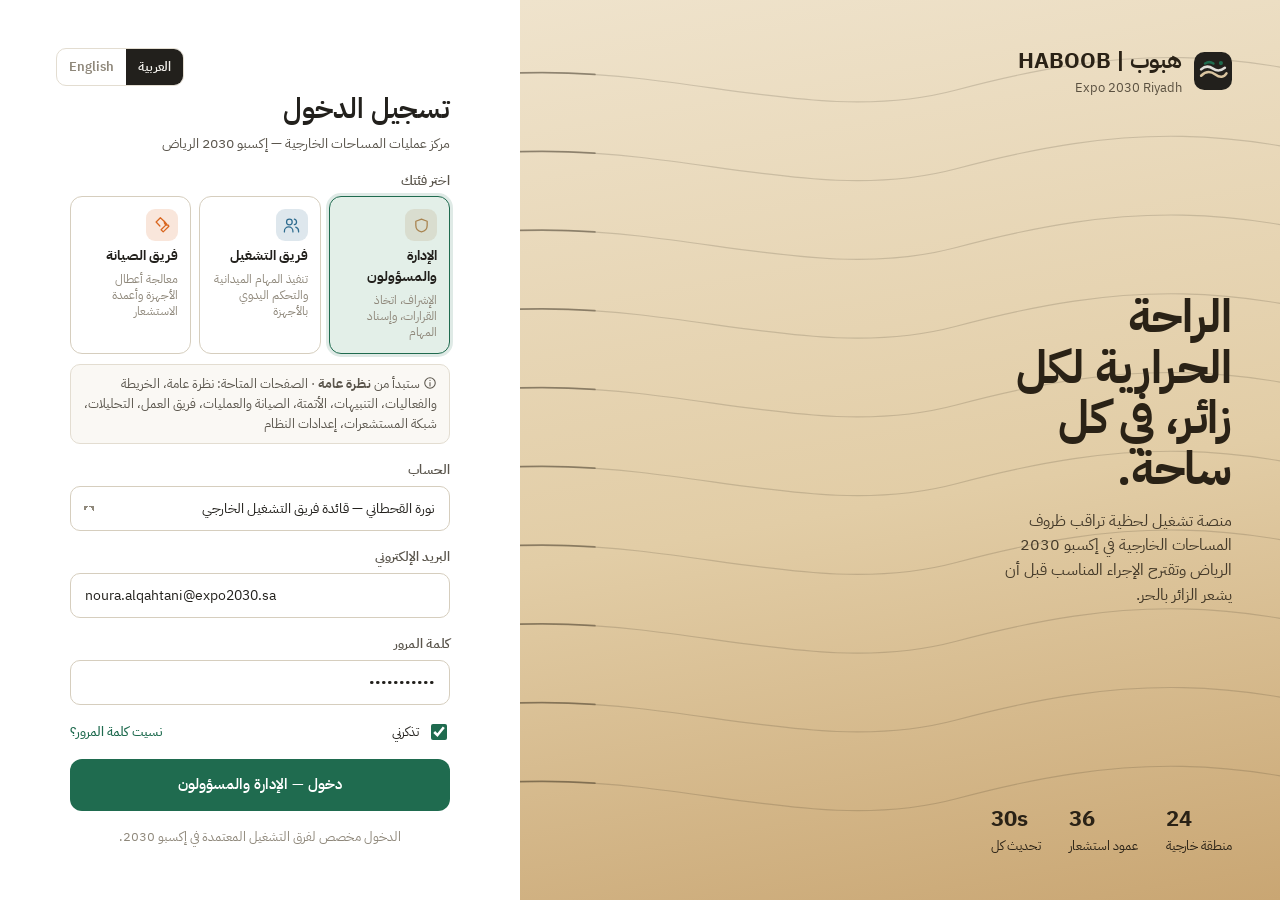
<file: design-prototypes/HABOOB_Smart_Outdoor_Operations_v2.html>
<!DOCTYPE html>
<html lang="ar" dir="rtl">
<head>
<meta charset="UTF-8">
<meta name="viewport" content="width=device-width, initial-scale=1, viewport-fit=cover">
<title>هبوب | HABOOB — Smart Outdoor Operations</title>
<link rel="preconnect" href="https://fonts.googleapis.com">
<link rel="preconnect" href="https://fonts.gstatic.com" crossorigin>
<link href="https://fonts.googleapis.com/css2?family=IBM+Plex+Sans+Arabic:wght@300;400;500;600;700&display=swap" rel="stylesheet">
<style>
:root{
  box-sizing:border-box;
  padding-top:env(safe-area-inset-top,0px);
  padding-bottom:env(safe-area-inset-bottom,0px);
  --bg:#F4F2ED; --bg2:#ECE7DD; --surface:#FFFFFF; --surface2:#FAF8F4;
  --ink:#22201C; --ink2:#5A554C; --ink3:#8F887B; --line:#E3DDD1; --line2:#D6CEBE;
  --sand:#D9C49F; --sand-deep:#A8834F; --sand-soft:#F1E8D8;
  --brand:#1F6B4F; --brand-ink:#FFFFFF; --brand-soft:#E3EFE8;
  --ok:#2E8A5A; --ok-bg:#E4F2EA; --cau:#C9940E; --cau-bg:#FBF1D6; --heat:#D9661F; --heat-bg:#FCE8DA; --crit:#C2362B; --crit-bg:#F9E1DE;
  --info:#2F6C8F; --info-bg:#E1EDF4;
  --glass:rgba(255,255,255,.72); --shadow:0 1px 2px rgba(60,45,20,.06),0 8px 24px -12px rgba(60,45,20,.18);
  --r-lg:18px; --r-md:12px; --r-sm:8px;
  --side:248px;
  font-family:"IBM Plex Sans Arabic",system-ui,-apple-system,"Segoe UI",Tahoma,sans-serif;
}
@media (prefers-color-scheme:dark){
  :root:not([data-theme="light"]){
    --bg:#16150F; --bg2:#1E1C16; --surface:#211F19; --surface2:#1A1914;
    --ink:#F1ECE2; --ink2:#C2BAAA; --ink3:#8B8475; --line:#34302705; --line:#332F26; --line2:#454033;
    --sand:#8E7650; --sand-deep:#D3B583; --sand-soft:#2A261D;
    --brand:#4FB287; --brand-ink:#0E1A14; --brand-soft:#1D3128;
    --ok:#4FB287; --ok-bg:#1B2E24; --cau:#E5B53A; --cau-bg:#352C14; --heat:#EE8A4A; --heat-bg:#3A2416; --crit:#EE6A5E; --crit-bg:#3B1C19;
    --info:#6BA9CF; --info-bg:#182A35; --glass:rgba(33,31,25,.78);
    --shadow:0 1px 2px rgba(0,0,0,.3),0 10px 30px -14px rgba(0,0,0,.6);
  }
}
:root[data-theme="dark"]{
  --bg:#16150F; --bg2:#1E1C16; --surface:#211F19; --surface2:#1A1914;
  --ink:#F1ECE2; --ink2:#C2BAAA; --ink3:#8B8475; --line:#332F26; --line2:#454033;
  --sand:#8E7650; --sand-deep:#D3B583; --sand-soft:#2A261D;
  --brand:#4FB287; --brand-ink:#0E1A14; --brand-soft:#1D3128;
  --ok:#4FB287; --ok-bg:#1B2E24; --cau:#E5B53A; --cau-bg:#352C14; --heat:#EE8A4A; --heat-bg:#3A2416; --crit:#EE6A5E; --crit-bg:#3B1C19;
  --info:#6BA9CF; --info-bg:#182A35; --glass:rgba(33,31,25,.78);
  --shadow:0 1px 2px rgba(0,0,0,.3),0 10px 30px -14px rgba(0,0,0,.6);
}
html{scroll-padding-top:env(safe-area-inset-top,0px);height:100%}
*,*::before,*::after{box-sizing:border-box}
body{margin:0;min-height:100%;background:var(--bg);color:var(--ink);font-size:14px;line-height:1.55;-webkit-font-smoothing:antialiased}
button,input,select,textarea{font:inherit;color:inherit}
button{cursor:pointer}
:focus-visible{outline:2px solid var(--brand);outline-offset:2px;border-radius:6px}
.num{font-variant-numeric:tabular-nums;direction:ltr;unicode-bidi:isolate;display:inline-block}
h1,h2,h3,h4{margin:0;font-weight:600;letter-spacing:-.005em}
h1{font-size:26px;line-height:1.25}
h2{font-size:18px}
h3{font-size:15px}
p{margin:0}
.muted{color:var(--ink2)} .faint{color:var(--ink3)}
.sm{font-size:12.5px}

/* ---------- Shell ---------- */
.shell{display:grid;grid-template-columns:var(--side) 1fr;min-height:100vh}
.side{position:sticky;top:0;height:100vh;background:var(--surface);border-inline-end:1px solid var(--line);display:flex;flex-direction:column;padding:18px 14px;transition:width .25s ease}
.brand{display:flex;align-items:center;gap:10px;padding:4px 8px 18px}
.brand-mark{width:38px;height:38px;flex:none}
.brand-name{font-weight:700;font-size:19px;line-height:1.1}
.brand-sub{font-size:11.5px;color:var(--ink3)}
.nav{display:flex;flex-direction:column;gap:2px;margin-top:6px}
.nav a{display:flex;align-items:center;gap:12px;padding:10px 12px;border-radius:10px;color:var(--ink2);text-decoration:none;font-weight:500;position:relative;transition:background .15s,color .15s}
.nav a svg{width:19px;height:19px;flex:none}
.nav a:hover{background:var(--surface2);color:var(--ink)}
.nav a.on{background:var(--brand-soft);color:var(--brand)}
.nav a.on::before{content:"";position:absolute;inset-inline-start:-14px;top:9px;bottom:9px;width:3px;border-radius:3px;background:var(--brand)}
.nav .count{margin-inline-start:auto;background:var(--crit);color:#fff;font-size:11px;font-weight:600;min-width:20px;height:20px;border-radius:10px;display:grid;place-items:center;padding:0 6px}
.nav-sep{height:1px;background:var(--line);margin:12px 8px}
.side-foot{margin-top:auto;padding:12px;border-radius:var(--r-md);background:var(--sand-soft);font-size:12.5px;color:var(--ink2)}
.side-foot b{color:var(--ink);display:block;margin-bottom:2px}
.loop{display:flex;gap:4px;margin-top:8px;flex-wrap:wrap}
.loop span{font-size:11px;padding:2px 7px;border-radius:20px;background:var(--surface);border:1px solid var(--line)}

.main{min-width:0;display:flex;flex-direction:column}
.top{position:sticky;top:0;z-index:20;display:flex;align-items:center;gap:14px;padding:12px 28px;background:color-mix(in srgb,var(--bg) 86%,transparent);backdrop-filter:blur(10px);border-bottom:1px solid var(--line)}
.top .crumb{font-weight:600;font-size:15px}
.top .spacer{flex:1}
.clock{display:flex;flex-direction:column;align-items:flex-end;line-height:1.2}
[dir=rtl] .clock{align-items:flex-start}
.clock .t{font-weight:600;font-size:15px}
.clock .d{font-size:11.5px;color:var(--ink3)}
.sys{display:flex;align-items:center;gap:8px;padding:6px 12px;border-radius:20px;background:var(--surface);border:1px solid var(--line);font-size:12.5px;font-weight:500}
.dot{width:8px;height:8px;border-radius:50%;background:var(--ok);flex:none}
.dot.live{box-shadow:0 0 0 0 color-mix(in srgb,var(--ok) 60%,transparent);animation:pulse 2s infinite}
@keyframes pulse{0%{box-shadow:0 0 0 0 color-mix(in srgb,currentColor 45%,transparent)}70%{box-shadow:0 0 0 8px transparent}100%{box-shadow:0 0 0 0 transparent}}
.icon-btn{width:38px;height:38px;border-radius:10px;border:1px solid var(--line);background:var(--surface);display:grid;place-items:center;position:relative}
.icon-btn:hover{border-color:var(--line2)}
.icon-btn svg{width:18px;height:18px}
.icon-btn .badge-dot{position:absolute;top:7px;inset-inline-end:8px;width:8px;height:8px;border-radius:50%;background:var(--crit);border:2px solid var(--surface)}
.lang{display:flex;border:1px solid var(--line);border-radius:10px;overflow:hidden;background:var(--surface)}
.lang button{border:0;background:none;padding:8px 12px;font-size:13px;font-weight:600;color:var(--ink3)}
.lang button.on{background:var(--ink);color:var(--bg)}
.user{display:flex;align-items:center;gap:10px;padding:4px 4px 4px 12px;border-radius:12px}
[dir=rtl] .user{padding:4px 12px 4px 4px}
.avatar{width:36px;height:36px;border-radius:50%;background:linear-gradient(135deg,var(--sand),var(--sand-deep));color:#fff;display:grid;place-items:center;font-weight:700;font-size:14px}
.user .n{font-weight:600;font-size:13px;line-height:1.2}
.user .r{font-size:11.5px;color:var(--ink3)}
.page{padding:24px 28px 80px;max-width:1600px;width:100%}
.page-head{display:flex;align-items:flex-end;justify-content:space-between;gap:16px;margin-bottom:20px;flex-wrap:wrap}
.page-head p{margin-top:4px}
.demo-tag{display:inline-flex;align-items:center;gap:6px;font-size:11.5px;padding:3px 10px;border-radius:20px;background:var(--sand-soft);color:var(--sand-deep);font-weight:600;border:1px dashed var(--sand)}

/* ---------- Building blocks ---------- */
.card{background:var(--surface);border:1px solid var(--line);border-radius:var(--r-lg);box-shadow:var(--shadow)}
.card-pad{padding:20px}
.card-head{display:flex;align-items:center;justify-content:space-between;gap:12px;padding:16px 20px;border-bottom:1px solid var(--line)}
.card-head p{font-size:12.5px;color:var(--ink3)}
.grid{display:grid;gap:18px}
.btn{display:inline-flex;align-items:center;justify-content:center;gap:8px;border-radius:10px;padding:9px 16px;font-weight:600;font-size:13.5px;border:1px solid transparent;transition:transform .12s,background .15s,border-color .15s;white-space:nowrap}
.btn:active{transform:translateY(1px)}
.btn svg{width:16px;height:16px}
.btn-primary{background:var(--brand);color:var(--brand-ink)}
.btn-primary:hover{background:color-mix(in srgb,var(--brand) 88%,#000)}
.btn-dark{background:var(--ink);color:var(--bg)}
.btn-ghost{background:var(--surface);border-color:var(--line2);color:var(--ink)}
.btn-ghost:hover{background:var(--surface2)}
.btn-text{background:none;color:var(--ink2);padding:9px 10px}
.btn-text:hover{color:var(--ink)}
.btn-danger{background:var(--crit);color:#fff}
.btn-sm{padding:6px 11px;font-size:12.5px;border-radius:8px}
.btn-lg{padding:13px 22px;font-size:15px;border-radius:12px}
.btn[disabled]{opacity:.5;pointer-events:none}
.badge{display:inline-flex;align-items:center;gap:6px;padding:3px 10px;border-radius:20px;font-size:12px;font-weight:600;white-space:nowrap}
.badge .dot{width:7px;height:7px}
.b-ok{background:var(--ok-bg);color:var(--ok)} .b-ok .dot{background:var(--ok)}
.b-cau{background:var(--cau-bg);color:var(--cau)} .b-cau .dot{background:var(--cau)}
.b-heat{background:var(--heat-bg);color:var(--heat)} .b-heat .dot{background:var(--heat)}
.b-crit{background:var(--crit-bg);color:var(--crit)} .b-crit .dot{background:var(--crit)}
.b-info{background:var(--info-bg);color:var(--info)} .b-info .dot{background:var(--info)}
.b-neutral{background:var(--bg2);color:var(--ink2)} .b-neutral .dot{background:var(--ink3)}
.b-ai{background:linear-gradient(90deg,var(--brand-soft),var(--sand-soft));color:var(--brand)}
.chips{display:flex;gap:6px;flex-wrap:wrap}
.chip{border:1px solid var(--line2);background:var(--surface);padding:6px 12px;border-radius:20px;font-size:12.5px;font-weight:500;color:var(--ink2)}
.chip.on{background:var(--ink);color:var(--bg);border-color:var(--ink)}
.input{width:100%;padding:11px 14px;border-radius:10px;border:1px solid var(--line2);background:var(--surface);outline:none;transition:border-color .15s,box-shadow .15s}
.input:focus{border-color:var(--brand);box-shadow:0 0 0 3px var(--brand-soft)}
label.f{display:block;font-size:12.5px;font-weight:600;color:var(--ink2);margin-bottom:6px}
select.input{appearance:none;background-image:linear-gradient(45deg,transparent 50%,var(--ink3) 50%),linear-gradient(135deg,var(--ink3) 50%,transparent 50%);background-size:5px 5px;background-repeat:no-repeat;background-position:calc(100% - 18px) 50%,calc(100% - 13px) 50%}
[dir=rtl] select.input{background-position:18px 50%,13px 50%}
.switch{width:40px;height:23px;border-radius:12px;background:var(--line2);border:0;position:relative;transition:background .2s;flex:none;padding:0}
.switch::after{content:"";position:absolute;top:3px;inset-inline-start:3px;width:17px;height:17px;border-radius:50%;background:#fff;transition:inset-inline-start .2s;box-shadow:0 1px 2px rgba(0,0,0,.25)}
.switch.on{background:var(--brand)}
.switch.on::after{inset-inline-start:20px}
.seg{display:inline-flex;background:var(--bg2);border-radius:9px;padding:3px}
.seg button{border:0;background:none;padding:5px 11px;border-radius:7px;font-size:12px;font-weight:600;color:var(--ink3)}
.seg button.on{background:var(--surface);color:var(--ink);box-shadow:0 1px 2px rgba(0,0,0,.08)}
table.tbl{width:100%;border-collapse:collapse}
.tbl th{font-size:12px;font-weight:600;color:var(--ink3);text-align:start;padding:11px 16px;border-bottom:1px solid var(--line);white-space:nowrap;background:var(--surface2)}
.tbl td{padding:13px 16px;border-bottom:1px solid var(--line);vertical-align:middle}
.tbl tr:last-child td{border-bottom:0}
.tbl tbody tr{transition:background .12s}
.tbl tbody tr.click:hover{background:var(--surface2);cursor:pointer}
.scroll-x{overflow-x:auto}
.empty{padding:40px;text-align:center;color:var(--ink3)}

/* ---------- KPIs ---------- */
.kpis{display:grid;grid-template-columns:repeat(5,minmax(0,1fr));gap:14px;margin-bottom:18px}
.kpi{padding:16px 18px;display:flex;flex-direction:column;gap:6px;position:relative;overflow:hidden;cursor:default}
.kpi .k-label{font-size:12.5px;color:var(--ink2);font-weight:500;display:flex;align-items:center;gap:8px}
.kpi .k-val{font-size:32px;font-weight:600;line-height:1;transition:color .3s}
.kpi .k-foot{font-size:11.5px;color:var(--ink3)}
.kpi .bar{position:absolute;inset-inline-start:0;top:16px;bottom:16px;width:3px;border-radius:3px}
.kpi.flash .k-val{animation:flash 1.2s ease}
@keyframes flash{0%{transform:scale(1)}30%{transform:scale(1.18)}100%{transform:scale(1)}}

/* ---------- Map ---------- */
.map-wrap{position:relative;width:100%;aspect-ratio:1/1;max-height:720px;margin-inline:auto}
.map-wrap svg{width:100%;height:100%;display:block;direction:ltr}
.zone-shape{cursor:pointer;transition:filter .15s,stroke-width .15s}
.zone-shape:hover{filter:brightness(1.05) saturate(1.2);stroke-width:2.6}
.zone-shape.sel{stroke-width:3.2}
.zone-label{pointer-events:none;font-weight:600;font-family:inherit}
.crit-pulse{animation:cpulse 1.8s ease-in-out infinite;transform-origin:center;transform-box:fill-box}
@keyframes cpulse{0%,100%{opacity:.25}50%{opacity:.75}}
.pole{cursor:pointer}
.pole .ring{animation:pring 2.4s ease-out infinite;transform-origin:center;transform-box:fill-box}
@keyframes pring{0%{transform:scale(.6);opacity:.8}100%{transform:scale(2.4);opacity:0}}
.flash-ring{animation:fring 1.6s ease-out 3;transform-origin:center;transform-box:fill-box}
@keyframes fring{0%{opacity:1;stroke-width:6}100%{opacity:0;stroke-width:22}}
.map-pop{position:absolute;z-index:5;min-width:220px;background:var(--glass);backdrop-filter:blur(14px);border:1px solid var(--line);border-radius:14px;box-shadow:var(--shadow);padding:14px;transform:translate(-50%,calc(-100% - 14px));font-size:12.5px;animation:popin .18s ease}
@keyframes popin{from{opacity:0;transform:translate(-50%,calc(-100% - 6px))}}
.map-pop .rows{display:grid;grid-template-columns:auto auto;gap:4px 18px;margin-top:8px}
.map-pop .rows span:nth-child(odd){color:var(--ink3)}
.map-pop .rows span:nth-child(even){font-weight:600;text-align:end}
.legend{display:flex;gap:14px;flex-wrap:wrap;font-size:12px;color:var(--ink2)}
.legend i{display:inline-block;width:10px;height:10px;border-radius:3px;margin-inline-end:6px;vertical-align:-1px}
.layer-list{display:flex;flex-direction:column;gap:2px}
.layer{display:flex;align-items:center;gap:12px;padding:10px 6px;border-bottom:1px solid var(--line)}
.layer:last-child{border-bottom:0}
.layer .sw{width:26px;height:26px;border-radius:8px;display:grid;place-items:center;flex:none}
.layer .sw svg{width:15px;height:15px}
.layer .txt{flex:1;line-height:1.3}
.layer .txt small{display:block;color:var(--ink3);font-size:11.5px}

/* ---------- Overview ---------- */
.ov-grid{display:grid;grid-template-columns:minmax(0,1.55fr) minmax(320px,1fr);gap:18px;align-items:start}
.quick{padding:18px 20px}
.quick-top{display:flex;justify-content:space-between;align-items:flex-start;gap:12px}
.metric-grid{display:grid;grid-template-columns:repeat(2,1fr);gap:10px;margin-top:14px}
.metric{padding:11px 13px;border-radius:12px;background:var(--surface2);border:1px solid var(--line)}
.metric .ml{font-size:11.5px;color:var(--ink3);display:flex;align-items:center;gap:6px}
.metric .ml svg{width:14px;height:14px}
.metric .mv{font-size:19px;font-weight:600;margin-top:2px}
.metric .mv small{font-size:12px;color:var(--ink3);font-weight:500;margin-inline-start:2px}
.utci-hero{display:flex;align-items:baseline;gap:6px}
.utci-hero .v{font-size:44px;font-weight:600;line-height:1}
.alert-row{display:flex;gap:12px;padding:14px 18px;border-bottom:1px solid var(--line);align-items:flex-start;transition:background .12s}
.alert-row:last-child{border-bottom:0}
.alert-row:hover{background:var(--surface2)}
.sev{width:34px;height:34px;border-radius:10px;display:grid;place-items:center;flex:none}
.sev svg{width:17px;height:17px}
.sev.crit{background:var(--crit-bg);color:var(--crit)}
.sev.heat{background:var(--heat-bg);color:var(--heat)}
.sev.cau{background:var(--cau-bg);color:var(--cau)}
.sev.info{background:var(--info-bg);color:var(--info)}
.sev.ok{background:var(--ok-bg);color:var(--ok)}
.log{list-style:none;margin:0;padding:6px 20px 14px}
.log li{display:grid;grid-template-columns:52px 14px 1fr;gap:10px;padding:9px 0;align-items:start;position:relative}
.log li .lt{font-size:12px;color:var(--ink3);padding-top:1px}
.log li .ld{width:9px;height:9px;border-radius:50%;margin-top:6px;background:var(--line2);position:relative}
.log li:not(:last-child) .ld::after{content:"";position:absolute;top:12px;left:4px;width:1px;height:34px;background:var(--line)}
.log li .lx{font-size:13px}
.log li .lx small{display:block;color:var(--ink3);font-size:11.5px}
.log li.new{animation:newrow 2.4s ease}
@keyframes newrow{0%{background:var(--brand-soft)}100%{background:transparent}}

/* ---------- Zone details ---------- */
.zd-hero{display:grid;grid-template-columns:minmax(0,1.1fr) minmax(0,1fr);gap:18px;margin-bottom:18px}
.zd-status{padding:22px 24px;position:relative;overflow:hidden}
.zd-status .big{font-size:64px;font-weight:600;line-height:1;letter-spacing:-.02em}
.zd-status .big small{font-size:22px;color:var(--ink3);font-weight:500}
.scale{margin-top:20px}
.scale-bar{display:grid;grid-template-columns:repeat(5,1fr);height:12px;border-radius:6px;overflow:hidden;gap:2px;direction:ltr}
.scale-bar div:nth-child(1){background:#7DBF9A}.scale-bar div:nth-child(2){background:#E2C25B}.scale-bar div:nth-child(3){background:#E79A4F}.scale-bar div:nth-child(4){background:#D9563A}.scale-bar div:nth-child(5){background:#8E1F1A}
.scale-track{position:relative;height:22px;direction:ltr}
.scale-pin{position:absolute;top:0;transform:translateX(-50%);transition:left 1.2s cubic-bezier(.3,.8,.2,1);display:flex;flex-direction:column;align-items:center}
.scale-pin::before{content:"";width:0;height:0;border-left:7px solid transparent;border-right:7px solid transparent;border-bottom:9px solid var(--ink)}
.scale-labels{display:grid;grid-template-columns:repeat(5,1fr);gap:2px;font-size:11px;color:var(--ink3);margin-top:6px;direction:ltr;text-align:center}
[dir=rtl] .scale-labels span{direction:rtl}
.scale-labels span.on{color:var(--ink);font-weight:600}
.env-grid{display:grid;grid-template-columns:repeat(4,1fr);gap:12px;margin-bottom:18px}
.env{padding:16px 18px}
.env .el{display:flex;align-items:center;justify-content:space-between;color:var(--ink2);font-size:12.5px}
.env .el svg{width:18px;height:18px;color:var(--ink3)}
.env .ev{font-size:28px;font-weight:600;margin-top:6px;line-height:1.1}
.env .ev small{font-size:13px;color:var(--ink3);font-weight:500}
.env .eh{font-size:11.5px;margin-top:6px}
.env.flagged{border-color:color-mix(in srgb,var(--heat) 45%,var(--line))}
.env.flagged .eh{color:var(--heat);font-weight:600}
.rec{position:relative;overflow:hidden;border:1px solid color-mix(in srgb,var(--brand) 30%,var(--line));background:linear-gradient(160deg,color-mix(in srgb,var(--brand-soft) 70%,var(--surface)) 0%,var(--surface) 60%)}
.rec-in{padding:22px 24px}
.rec .ttl{font-size:22px;font-weight:600;margin:10px 0 8px}
.rec .why{color:var(--ink2);max-width:62ch}
.rec .impact{display:grid;grid-template-columns:repeat(3,1fr);gap:10px;margin:18px 0}
.rec .impact div{padding:10px 12px;border-radius:10px;background:var(--glass);border:1px solid var(--line)}
.rec .impact b{display:block;font-size:17px}
.rec .impact span{font-size:11.5px;color:var(--ink3)}
.rec .acts{display:flex;gap:8px;flex-wrap:wrap}
.rec.done{border-color:color-mix(in srgb,var(--ok) 35%,var(--line));background:linear-gradient(160deg,var(--ok-bg),var(--surface) 65%)}
.factor{display:grid;grid-template-columns:130px 1fr 52px;gap:12px;align-items:center;padding:8px 0}
.factor .fb{height:8px;border-radius:4px;background:var(--bg2);overflow:hidden;direction:ltr}
.factor .fb div{height:100%;border-radius:4px}
.factor .fv{font-size:12.5px;font-weight:600;text-align:end}
.dev-row{display:flex;align-items:center;gap:12px;padding:12px 0;border-bottom:1px solid var(--line)}
.dev-row:last-child{border-bottom:0}
.dev-ic{width:36px;height:36px;border-radius:10px;background:var(--bg2);display:grid;place-items:center;flex:none;color:var(--ink2)}
.dev-ic svg{width:18px;height:18px}
.dev-ic.on{background:var(--brand-soft);color:var(--brand)}

/* ---------- Alerts ---------- */
.alert-card{display:grid;grid-template-columns:auto 1fr auto;gap:16px;padding:18px 20px;align-items:start;border-inline-start:4px solid transparent}
.alert-card.crit{border-inline-start-color:var(--crit)}
.alert-card.heat{border-inline-start-color:var(--heat)}
.alert-card.cau{border-inline-start-color:var(--cau)}
.alert-card.info{border-inline-start-color:var(--info)}
.alert-card.resolved{opacity:.72;border-inline-start-color:var(--ok)}
.alert-card .meta{display:flex;gap:10px;align-items:center;flex-wrap:wrap;font-size:12.5px;color:var(--ink3);margin-top:2px}
.alert-card .rec-line{margin-top:10px;padding:10px 12px;border-radius:10px;background:var(--surface2);border:1px solid var(--line);font-size:13px;display:flex;gap:8px;align-items:flex-start}
.alert-card .rec-line svg{width:16px;height:16px;color:var(--brand);flex:none;margin-top:2px}
.alert-card .acts{display:flex;flex-direction:column;gap:8px;align-items:stretch;min-width:130px}
.alert-card.new{animation:alertIn .6s ease}
@keyframes alertIn{from{transform:translateY(-6px);opacity:0}}

/* ---------- Modal / toast ---------- */
.modal-bg{position:fixed;inset:0;background:rgba(25,20,12,.42);backdrop-filter:blur(3px);z-index:60;display:grid;place-items:center;padding:20px;animation:fade .2s ease}
@keyframes fade{from{opacity:0}}
.modal{width:min(560px,100%);max-height:calc(100% - 40px);overflow:auto;background:var(--surface);border-radius:20px;box-shadow:0 30px 80px -20px rgba(0,0,0,.45);animation:rise .25s cubic-bezier(.2,.8,.2,1)}
@keyframes rise{from{transform:translateY(14px) scale(.98);opacity:0}}
.modal-h{padding:22px 24px 0;display:flex;justify-content:space-between;align-items:flex-start;gap:12px}
.modal-b{padding:16px 24px}
.modal-f{padding:16px 24px 22px;display:flex;gap:8px;justify-content:flex-end;border-top:1px solid var(--line)}
.steps-list{list-style:none;margin:0;padding:0;display:flex;flex-direction:column;gap:10px}
.steps-list li{display:flex;align-items:center;gap:12px;padding:11px 14px;border-radius:12px;background:var(--surface2);border:1px solid var(--line);font-size:13.5px}
.steps-list li .st{width:24px;height:24px;border-radius:50%;display:grid;place-items:center;flex:none;border:2px solid var(--line2)}
.steps-list li.doing .st{border-color:var(--brand);border-top-color:transparent;animation:spin .8s linear infinite}
.steps-list li.done .st{background:var(--brand);border-color:var(--brand);color:var(--brand-ink)}
.steps-list li.done .st svg{width:13px;height:13px}
@keyframes spin{to{transform:rotate(360deg)}}
.success-mark{width:64px;height:64px;border-radius:50%;background:var(--ok-bg);color:var(--ok);display:grid;place-items:center;margin:4px auto 14px}
.success-mark svg{width:32px;height:32px;stroke-dasharray:30;stroke-dashoffset:30;animation:draw .6s .1s ease forwards}
@keyframes draw{to{stroke-dashoffset:0}}
.compare{display:grid;grid-template-columns:1fr 1fr;gap:12px}
.compare > div{padding:14px;border-radius:12px;border:1px solid var(--line);background:var(--surface2)}
.compare > div.best{border-color:color-mix(in srgb,var(--brand) 40%,var(--line));background:var(--brand-soft)}
.compare dl{display:grid;grid-template-columns:auto auto;gap:6px 12px;margin:10px 0 0;font-size:13px}
.compare dt{color:var(--ink3)} .compare dd{margin:0;font-weight:600;text-align:end}
.toasts{position:fixed;bottom:22px;inset-inline-start:22px;z-index:70;display:flex;flex-direction:column;gap:8px}
.toast{display:flex;gap:10px;align-items:center;padding:12px 16px;border-radius:12px;background:var(--ink);color:var(--bg);box-shadow:var(--shadow);font-size:13.5px;animation:rise .25s ease;max-width:380px}
.toast svg{width:18px;height:18px;flex:none;color:var(--brand)}

/* ---------- Demo guide ---------- */
.guide{position:fixed;bottom:22px;inset-inline-end:22px;z-index:50;background:var(--glass);backdrop-filter:blur(14px);border:1px solid var(--line);border-radius:16px;box-shadow:var(--shadow);padding:12px 14px;width:280px;font-size:12.5px}
.guide-h{display:flex;justify-content:space-between;align-items:center;font-weight:600;margin-bottom:8px}
.guide ol{list-style:none;margin:0;padding:0;display:flex;flex-direction:column;gap:4px}
.guide li{display:flex;gap:8px;align-items:center;color:var(--ink3)}
.guide li i{width:18px;height:18px;border-radius:50%;border:1.5px solid var(--line2);display:grid;place-items:center;font-style:normal;font-size:10px;flex:none}
.guide li.done{color:var(--ink2)} .guide li.done i{background:var(--brand);border-color:var(--brand);color:var(--brand-ink)}
.guide li.cur{color:var(--ink);font-weight:600} .guide li.cur i{border-color:var(--brand);color:var(--brand)}
.guide.min ol{display:none}
.guide.min{width:auto}

/* ---------- Login ---------- */
.login{min-height:100vh;display:grid;grid-template-columns:minmax(0,1.1fr) minmax(380px,520px);background:var(--bg)}
.login-art{position:relative;overflow:hidden;background:linear-gradient(170deg,#EFE3CC 0%,#E2CDA6 55%,#C9A673 100%);display:flex;flex-direction:column;justify-content:space-between;padding:44px 48px;color:#2A2216}
:root[data-theme="dark"] .login-art{background:linear-gradient(170deg,#2B2519 0%,#3A2F1E 55%,#5A4527 100%);color:#F1E6D2}
@media (prefers-color-scheme:dark){:root:not([data-theme="light"]) .login-art{background:linear-gradient(170deg,#2B2519 0%,#3A2F1E 55%,#5A4527 100%);color:#F1E6D2}}
.login-art svg.wind{position:absolute;inset:0;width:100%;height:100%;opacity:.9}
.wind path{fill:none;stroke-linecap:round}
.wind .w{stroke-dasharray:180 900;animation:wind 9s linear infinite}
@keyframes wind{from{stroke-dashoffset:1080}to{stroke-dashoffset:0}}
.login-art .lt{position:relative;max-width:30ch}
.login-art .lt h1{font-size:46px;line-height:1.1;font-weight:700}
.login-art .lt p{font-size:16px;margin-top:14px;opacity:.85}
.login-art .lb{position:relative;display:flex;gap:28px;font-size:13px}
.login-art .lb b{display:block;font-size:22px}
.login-form{display:flex;flex-direction:column;justify-content:center;padding:48px 56px;background:var(--surface)}
.login-form form{display:flex;flex-direction:column;gap:16px;max-width:380px;width:100%;margin-inline:auto}
.login-form .row{display:flex;justify-content:space-between;align-items:center;font-size:13px}
.check{display:flex;align-items:center;gap:8px;cursor:pointer}
.check input{width:16px;height:16px;accent-color:var(--brand)}

/* ---------- Charts ---------- */
.chart svg{width:100%;height:auto;display:block;direction:ltr;overflow:visible}
.chart text{font-family:inherit;fill:var(--ink3);font-size:11px}
.chart .gl{stroke:var(--line);stroke-width:1}
.heat-grid{display:grid;gap:3px;direction:ltr}
.heat-grid div{aspect-ratio:1.4/1;border-radius:4px}
.insight{display:flex;gap:12px;padding:14px 16px;border-radius:14px;background:var(--surface2);border:1px solid var(--line)}
.insight .ii{width:32px;height:32px;border-radius:9px;background:var(--brand-soft);color:var(--brand);display:grid;place-items:center;flex:none}
.insight .ii svg{width:16px;height:16px}
.stat-row{display:grid;grid-template-columns:repeat(4,1fr);gap:12px}
.stat{padding:14px 16px;border-radius:12px;background:var(--surface2);border:1px solid var(--line)}
.stat b{display:block;font-size:24px;font-weight:600}
.stat span{font-size:12px;color:var(--ink3)}

/* ---------- Automation ---------- */
.sys-cards{display:grid;grid-template-columns:repeat(4,1fr);gap:14px;margin-bottom:18px}
.sys-card{padding:18px;cursor:pointer;transition:border-color .15s}
.sys-card.on{border-color:var(--brand);box-shadow:0 0 0 3px var(--brand-soft)}
.sys-card .si{width:40px;height:40px;border-radius:12px;background:var(--brand-soft);color:var(--brand);display:grid;place-items:center}
.sys-card .si svg{width:20px;height:20px}
.flow-strip{display:flex;align-items:center;gap:10px;padding:14px 18px;flex-wrap:wrap}
.flow-strip .fs{display:flex;align-items:center;gap:8px;font-weight:600;font-size:13px}
.flow-strip .fs span{width:26px;height:26px;border-radius:8px;display:grid;place-items:center;background:var(--bg2);font-size:12px}
.flow-strip .arr{color:var(--ink3)}
[dir=rtl] .flow-strip .arr{transform:scaleX(-1)}
.pending{display:flex;gap:14px;align-items:center;padding:14px 18px;border-bottom:1px solid var(--line)}
.pending:last-child{border-bottom:0}

/* ---------- Pole ---------- */
.pole-art{display:grid;grid-template-columns:240px 1fr;gap:24px;align-items:center}
.pole-art svg{width:100%;height:auto;max-height:420px}
.pole-spec{display:grid;grid-template-columns:repeat(2,1fr);gap:10px}
.pole-spec div{padding:12px 14px;border-radius:12px;background:var(--surface2);border:1px solid var(--line)}
.pole-spec b{display:block;font-size:13.5px}
.pole-spec span{font-size:12px;color:var(--ink3)}
.batt{display:inline-flex;align-items:center;gap:6px}
.batt i{width:26px;height:11px;border:1.5px solid var(--ink3);border-radius:3px;position:relative;display:inline-block}
.batt i::after{content:"";position:absolute;top:1px;bottom:1px;left:1px;width:var(--w);border-radius:1px;background:var(--c)}

/* ---------- DS ---------- */
.swatches{display:grid;grid-template-columns:repeat(auto-fill,minmax(120px,1fr));gap:10px}
.swatch{border-radius:12px;overflow:hidden;border:1px solid var(--line)}
.swatch div{height:58px}
.swatch p{padding:8px 10px;font-size:12px}
.swatch p b{display:block;font-size:12.5px}
.tabs{display:flex;gap:4px;border-bottom:1px solid var(--line);margin-bottom:18px}
.tabs button{border:0;background:none;padding:10px 14px;font-weight:600;color:var(--ink3);border-bottom:2px solid transparent;margin-bottom:-1px}
.tabs button.on{color:var(--ink);border-bottom-color:var(--brand)}
.ia{display:grid;grid-template-columns:repeat(auto-fill,minmax(180px,1fr));gap:10px}
.ia div{padding:12px 14px;border-radius:12px;border:1px solid var(--line);background:var(--surface2)}
.ia b{display:block;font-size:13.5px;margin-bottom:4px}
.ia span{font-size:12px;color:var(--ink3)}
.flow{display:flex;flex-wrap:wrap;gap:8px;align-items:center}
.flow span{padding:8px 12px;border-radius:10px;background:var(--surface2);border:1px solid var(--line);font-size:13px;font-weight:500}
.flow em{font-style:normal;color:var(--ink3)}
[dir=rtl] .flow em{transform:scaleX(-1);display:inline-block}

.fade-in{animation:fade .3s ease}
@media (prefers-reduced-motion:reduce){*,*::before,*::after{animation-duration:.001ms!important;animation-iteration-count:1!important;transition-duration:.001ms!important}}
@media (max-width:1280px){.kpis{grid-template-columns:repeat(3,1fr)}.env-grid{grid-template-columns:repeat(2,1fr)}.sys-cards{grid-template-columns:repeat(2,1fr)}}
@media (max-width:1080px){.ov-grid,.zd-hero{grid-template-columns:1fr}.shell{--side:76px}.brand-txt,.nav a span.lbl,.nav .count,.side-foot,.nav-sep{display:none}.nav a{justify-content:center}.login{grid-template-columns:1fr}.login-art{min-height:320px}}
@media (max-width:720px){.shell{grid-template-columns:1fr}.side{position:fixed;bottom:0;top:auto;height:auto;width:100%;flex-direction:row;padding:6px;z-index:40;border-inline-end:0;border-top:1px solid var(--line);padding-bottom:calc(6px + env(safe-area-inset-bottom,0px))}.brand{display:none}.nav{flex-direction:row;overflow-x:auto;margin:0;width:100%}.nav a.on::before{display:none}.top{padding:10px 14px;flex-wrap:wrap}.user .n,.user .r,.clock .d{display:none}.page{padding:16px 14px 120px}.kpis{grid-template-columns:repeat(2,1fr)}.stat-row{grid-template-columns:repeat(2,1fr)}.pole-art{grid-template-columns:1fr}.guide{display:none}.alert-card{grid-template-columns:auto 1fr}.alert-card .acts{grid-column:1/-1;flex-direction:row}.rec .impact{grid-template-columns:1fr}.login-form{padding:32px 22px}}

/* =========================================================
   v2 — operations review additions
   ========================================================= */
.anchor{scroll-margin-top:84px}
td.num,th.num{display:table-cell}
.role-pick{display:grid;grid-template-columns:repeat(3,minmax(0,1fr));gap:8px}
.role-pick button{display:flex;flex-direction:column;align-items:flex-start;gap:5px;padding:12px;border:1.5px solid var(--line2);border-radius:12px;background:var(--surface);text-align:start;transition:border-color .15s,background .15s}
.role-pick button:hover{border-color:var(--ink3)}
.role-pick button.on{border-color:var(--brand);background:var(--brand-soft);box-shadow:0 0 0 3px color-mix(in srgb,var(--brand) 14%,transparent)}
.role-pick .ri{width:32px;height:32px;border-radius:9px;display:grid;place-items:center}
.role-pick .ri svg{width:17px;height:17px}
.role-pick b{font-size:13.5px}
.role-pick small{font-size:11.5px;color:var(--ink3);line-height:1.4}
.role-sum{margin-top:10px;padding:9px 12px;border-radius:10px;background:var(--surface2);border:1px solid var(--line);font-size:12.5px;color:var(--ink2);line-height:1.6}
.task-card{padding:18px 20px}
@media (max-width:460px){.role-pick{grid-template-columns:1fr}}
.kpis{grid-template-columns:repeat(6,minmax(0,1fr))}
.kpi.click{cursor:pointer;transition:border-color .15s,transform .12s,box-shadow .15s}
.kpi.click:hover{border-color:var(--line2);transform:translateY(-1px)}
.kpi .k-go{position:absolute;top:15px;inset-inline-end:14px;color:var(--ink3);width:15px;height:15px;opacity:.7}
[dir=rtl] .kpi .k-go{transform:scaleX(-1)}
.kpi .k-val small{font-size:17px;color:var(--ink3);font-weight:500}
.kpi .k-label{padding-inline-end:18px}
.link{background:none;border:0;padding:0;color:var(--brand);font-weight:600;font-size:12.5px;display:inline-flex;align-items:center;gap:4px;text-decoration:none;cursor:pointer}
.link svg{width:14px;height:14px}
[dir=rtl] .link svg.fl,[dir=rtl] .fl{transform:scaleX(-1)}
.sec-head{display:flex;align-items:flex-end;justify-content:space-between;gap:12px;margin:28px 0 12px;flex-wrap:wrap}
.sec-head p{margin-top:2px}

/* legend with counts */
.legend-st{display:grid;grid-template-columns:repeat(4,minmax(0,1fr));gap:8px}
.legend-st .li{padding:8px 11px;border-radius:10px;background:var(--surface2);border:1px solid var(--line);display:flex;flex-direction:column;gap:1px;font-size:11.5px}
.legend-st .li b{display:flex;align-items:center;gap:6px;font-size:12.5px;font-weight:600}
.legend-st .li b i{width:10px;height:10px;border-radius:3px;flex:none}
.legend-st .li .c{font-size:19px;font-weight:600;line-height:1.15}
.legend-st .li .c small{font-size:11px;font-weight:500;color:var(--ink3)}

/* map selected state */
.zone-shape.dim{opacity:.42}
.zone-shape.sel{stroke-width:3.2}

/* zone summary building blocks */
.desc-box{margin-top:12px;padding:10px 12px;border-radius:10px;background:var(--surface2);border:1px solid var(--line);font-size:13px;color:var(--ink2);line-height:1.6}
.mini-stats{display:grid;grid-template-columns:repeat(4,minmax(0,1fr));gap:8px;margin-top:12px}
.mini-stats div{padding:8px 10px;border-radius:10px;background:var(--surface2);border:1px solid var(--line);min-width:0}
.mini-stats b{display:block;font-size:16px;font-weight:600;line-height:1.3}
.mini-stats b small{font-size:11.5px;color:var(--ink3);font-weight:500}
.mini-stats span{font-size:11px;color:var(--ink3);display:block;line-height:1.35}
.clim{display:grid;grid-template-columns:repeat(4,minmax(0,1fr));gap:8px}
.clim > div{padding:8px 10px;border-radius:10px;border:1px dashed var(--line2);display:flex;flex-direction:column;min-width:0}
.clim .cl{font-size:11px;color:var(--ink3);display:flex;align-items:center;gap:4px;line-height:1.3}
.clim .cl svg{width:13px;height:13px;flex:none}
.clim .cv{font-weight:600;font-size:14.5px}
.clim .cv small{font-size:11px;color:var(--ink3);font-weight:500}
.clim .cv.flag{color:var(--heat)}
.clim.lg .cv{font-size:22px}
.clim.lg > div{padding:12px 14px}
.sub-lbl{font-size:11.5px;font-weight:600;color:var(--ink3);margin:16px 0 8px;display:flex;align-items:center;gap:6px}
.sub-lbl svg{width:14px;height:14px}
.sub-lbl em{font-style:normal;font-weight:500;margin-inline-start:auto}
.sys-chips{display:flex;flex-wrap:wrap;gap:6px}
.sys-chip{display:inline-flex;align-items:center;gap:6px;padding:5px 10px;border-radius:9px;border:1px solid var(--line);background:var(--surface);font-size:12px;color:var(--ink2)}
.sys-chip svg{width:14px;height:14px}
.sys-chip.on{border-color:color-mix(in srgb,var(--brand) 40%,var(--line));background:var(--brand-soft);color:var(--brand)}
.sys-chip.fault{border-color:color-mix(in srgb,var(--crit) 40%,var(--line));background:var(--crit-bg);color:var(--crit)}
.sys-chip.pend{border-color:color-mix(in srgb,var(--cau) 40%,var(--line));background:var(--cau-bg);color:var(--cau)}
.note{font-size:12px;color:var(--ink3);display:flex;gap:6px;align-items:flex-start}
.note svg{width:14px;height:14px;flex:none;margin-top:2px}

/* decisions / alerts */
.unread{width:8px;height:8px;border-radius:50%;background:var(--info);flex:none;display:inline-block}
.dec-row{display:grid;grid-template-columns:auto minmax(0,1fr) auto;gap:12px;padding:13px 18px;border-bottom:1px solid var(--line);align-items:start;cursor:pointer;transition:background .12s}
.dec-row:hover{background:var(--surface2)}
.dec-row:last-child{border-bottom:0}
.dec-row .tt{font-weight:600}
.dec-row.read .tt{font-weight:500;color:var(--ink2)}
.iv{display:inline-flex;align-items:center;gap:5px;font-size:11.5px;font-weight:600;padding:2px 8px;border-radius:6px;border:1px solid;white-space:nowrap}
.iv svg{width:12px;height:12px}
.iv-maint{color:var(--heat);border-color:color-mix(in srgb,var(--heat) 30%,transparent);background:var(--heat-bg)}
.iv-ops{color:var(--info);border-color:color-mix(in srgb,var(--info) 30%,transparent);background:var(--info-bg)}
.iv-auto{color:var(--brand);border-color:color-mix(in srgb,var(--brand) 30%,transparent);background:var(--brand-soft)}
.alert-card.focus{box-shadow:0 0 0 3px var(--brand-soft),var(--shadow)}
.kv{display:grid;grid-template-columns:max-content minmax(0,1fr);gap:7px 18px;font-size:13px;margin:0}
.kv dt{color:var(--ink3);font-size:12.5px}
.kv dd{margin:0}
.filter-row{display:flex;gap:10px 18px;flex-wrap:wrap;align-items:center;margin-bottom:16px}
.filter-row .fl-lbl{font-size:12px;color:var(--ink3);font-weight:600}

/* events */
.ev-cards{display:grid;grid-template-columns:repeat(auto-fill,minmax(270px,1fr));gap:12px}
.ev-card{padding:16px 18px;cursor:pointer;display:flex;flex-direction:column;gap:9px;border-inline-start:4px solid var(--line);transition:border-color .15s,transform .12s}
.ev-card:hover{transform:translateY(-1px)}
.ev-row{display:grid;grid-template-columns:52px minmax(0,1fr) auto;gap:12px;padding:12px 18px;border-bottom:1px solid var(--line);align-items:center;cursor:pointer}
.ev-row:hover{background:var(--surface2)}
.ev-row:last-child{border-bottom:0}

/* top-bar menus */
.rel{position:relative}
.pop-menu{position:absolute;top:calc(100% + 8px);inset-inline-end:0;z-index:45;width:300px;max-height:min(560px,calc(100vh - 90px));overflow:auto;background:var(--surface);border:1px solid var(--line);border-radius:14px;box-shadow:0 22px 50px -18px rgba(0,0,0,.35);animation:popd .16s ease}
@keyframes popd{from{opacity:0;transform:translateY(-4px)}}
.pop-menu .mh{padding:14px 16px;border-bottom:1px solid var(--line)}
.pop-menu .mi{display:flex;align-items:center;gap:10px;padding:11px 16px;width:100%;border:0;background:none;text-align:start;font-size:13.5px;color:var(--ink)}
.pop-menu .mi:hover{background:var(--surface2)}
.pop-menu .mi svg{width:17px;height:17px;color:var(--ink3);flex:none}
.pop-menu .mi small{display:block;color:var(--ink3);font-size:11.5px}
.pop-menu .dec-row{padding:12px 16px}
.user{border:0;background:none;cursor:pointer;transition:background .15s;text-align:start}
.user:hover,.user.open{background:var(--surface)}
.sys{cursor:pointer}
.sys:hover{border-color:var(--line2)}
.sys.paused{background:var(--crit-bg);border-color:color-mix(in srgb,var(--crit) 30%,transparent);color:var(--crit)}
.avatar.sm{width:32px;height:32px;font-size:13px}
.avatar.lg{width:64px;height:64px;font-size:24px}
.avatar.av-admin{background:linear-gradient(135deg,var(--sand),var(--sand-deep))}
.avatar.av-ops{background:linear-gradient(135deg,#6BA9CF,#2F6C8F)}
.avatar.av-maint{background:linear-gradient(135deg,#EE8A4A,#B95418)}
.member{display:flex;align-items:center;gap:10px;min-width:0}
.member .mn{font-weight:600;line-height:1.25}
.member .mt{font-size:11.5px;color:var(--ink3);line-height:1.3}
.nav .count.soft{background:var(--bg2);color:var(--ink2)}

/* automation */
.auto-bar{display:flex;align-items:center;gap:16px;padding:16px 20px;flex-wrap:wrap;margin-bottom:18px}
.auto-bar.paused{border-color:color-mix(in srgb,var(--crit) 40%,var(--line));background:linear-gradient(160deg,var(--crit-bg),var(--surface) 70%)}
.sys-card .cnt{display:flex;gap:10px;flex-wrap:wrap;margin-top:4px}
.seg button[disabled]{opacity:.45;cursor:not-allowed}

/* forms */
.form-grid{display:grid;grid-template-columns:1fr 1fr;gap:14px}
.form-grid .full{grid-column:1/-1}
textarea.input{min-height:86px;resize:vertical;line-height:1.55}
.modal.wide{width:min(720px,100%)}
.check-list{display:grid;grid-template-columns:repeat(2,minmax(0,1fr));gap:8px}
.check-list label{display:flex;align-items:center;gap:10px;padding:10px 12px;border:1px solid var(--line);border-radius:10px;cursor:pointer;font-size:13px;background:var(--surface2)}
.check-list input{width:16px;height:16px;accent-color:var(--brand);flex:none}
.fmt{display:grid;grid-template-columns:1fr 1fr;gap:10px}
.fmt label{display:flex;align-items:center;gap:12px;padding:12px 14px;border:1.5px solid var(--line);border-radius:12px;cursor:pointer}
.fmt label:has(input:checked){border-color:var(--brand);background:var(--brand-soft)}
.fmt input{accent-color:var(--brand)}
.fmt .fi{width:34px;height:34px;border-radius:8px;display:grid;place-items:center;font-weight:700;font-size:12px;color:#fff;flex:none}
.hint-chips{display:flex;flex-wrap:wrap;gap:6px;align-items:center;font-size:12px;color:var(--ink3)}
.set-row{display:flex;align-items:center;justify-content:space-between;gap:16px;padding:13px 0;border-bottom:1px solid var(--line)}
.set-row:last-child{border-bottom:0}
.set-row .txt{line-height:1.35}
.set-row .txt small{display:block;color:var(--ink3);font-size:12px;margin-top:2px}
.perm{display:inline-flex;align-items:center;gap:5px;font-size:11.5px;padding:2px 8px;border-radius:6px;background:var(--bg2);color:var(--ink2);margin:2px}
.vbars{display:grid;gap:6px;align-items:end;direction:ltr}
.vbars .vb{display:flex;flex-direction:column;align-items:center;gap:6px;height:100%;justify-content:flex-end}
.vbars .vb div{width:62%;border-radius:4px 4px 0 0}
.vbars .vb span{font-size:10.5px;color:var(--ink3)}
.split-bar{display:flex;height:14px;border-radius:7px;overflow:hidden;direction:ltr}

@media (max-width:1280px){.kpis{grid-template-columns:repeat(3,minmax(0,1fr))}}
@media (max-width:1080px){.nav .count.soft{display:none}}
@media (max-width:720px){
  .kpis{grid-template-columns:repeat(2,minmax(0,1fr))}
  .legend-st,.mini-stats,.clim,.check-list{grid-template-columns:repeat(2,minmax(0,1fr))}
  .form-grid,.fmt{grid-template-columns:1fr}
  .pop-menu{position:fixed;top:64px;inset-inline:12px;width:auto!important}
  .sys .lbl{display:none}
  .dec-row{grid-template-columns:auto minmax(0,1fr)}
  .dec-row > .btn{grid-column:1/-1}
  .ev-row{grid-template-columns:46px minmax(0,1fr)}
  .ev-row > :last-child{grid-column:2}
}
</style>
</head>
<body>
<div id="app"></div>
<div id="modal-root"></div>
<div class="toasts" id="toasts"></div>

<script>
/* =========================================================
   HABOOB — Smart Outdoor Operations (demo prototype)
   Data layer is mock and shaped to be replaced by a sensors API:
   getZones(), getSensors(), getAlerts(), getEvents(), getDevices()
   ========================================================= */

/* ---------------- i18n ---------------- */
const T = {
  appName:['هبوب','HABOOB'], appSub:['تشغيل المساحات الخارجية الذكي','Smart Outdoor Operations'],
  overview:['نظرة عامة','Overview'], liveMap:['الخريطة الحية','Live Map'], zones:['المناطق','Zones'], alerts:['التنبيهات','Alerts'],
  events:['الفعاليات','Events'], automation:['الأتمتة','Automation'], analytics:['التحليلات','Analytics'], sensors:['شبكة المستشعرات','Sensor Network'], settings:['الإعدادات','Settings'],
  sysOk:['جميع الأنظمة تعمل','All systems operational'], sysWarn:['مستشعر واحد غير متصل','1 sensor offline'],
  demo:['بيانات عرض تجريبية','Demo data'], demoDate:['الخميس 14 نوفمبر 2030','Thu, 14 Nov 2030'],
  userName:['نورة القحطاني','Noura Al-Qahtani'], userRole:['قائدة فريق التشغيل الخارجي','Outdoor Ops Lead'],
  loopTitle:['دورة هبوب','The Haboob loop'], sense:['استشعار','Sense'], analyze:['تحليل','Analyze'], decide:['قرار','Decide'], act:['تنفيذ','Act'], learn:['تعلّم','Learn'],
  // login
  loginH:['الراحة الحرارية لكل زائر، في كل ساحة.','Thermal comfort for every visitor, in every plaza.'],
  loginP:['منصة تشغيل لحظية تراقب ظروف المساحات الخارجية في إكسبو 2030 الرياض وتقترح الإجراء المناسب قبل أن يشعر الزائر بالحر.','A real-time operations platform that watches Expo 2030 Riyadh’s outdoor spaces and recommends the right action before visitors feel the heat.'],
  loginStat1:['منطقة خارجية','outdoor zones'], loginStat2:['عمود استشعار','sensor poles'], loginStat3:['تحديث كل','updates every'],
  welcome:['تسجيل الدخول','Sign in'], welcomeP:['مركز عمليات المساحات الخارجية — إكسبو 2030 الرياض','Outdoor Operations Center — Expo 2030 Riyadh'],
  email:['البريد الإلكتروني','Email'], password:['كلمة المرور','Password'], remember:['تذكرني','Remember me'], forgot:['نسيت كلمة المرور؟','Forgot password?'], login:['دخول','Sign in'], signingIn:['جارٍ التحقق…','Verifying…'],
  ssoNote:['الدخول مخصص لفرق التشغيل المعتمدة في إكسبو 2030.','Access is limited to authorized Expo 2030 operations teams.'],
  // statuses
  st_ok:['مريحة','Comfortable'], st_cau:['تنبيه','Caution'], st_heat:['إجهاد حراري','Heat stress'], st_crit:['حرجة','Critical'],
  cat0:['مريح','Comfortable'], cat1:['معتدل','Moderate'], cat2:['إجهاد حراري قوي','Strong heat stress'], cat3:['إجهاد حراري قوي جدًا','Very strong heat stress'], cat4:['إجهاد حراري شديد','Extreme heat stress'],
  // KPIs
  kTotal:['إجمالي المناطق الخارجية','Total outdoor zones'], kOk:['مريحة','Comfortable'], kAttn:['تحتاج متابعة','Needs attention'], kCrit:['حرجة','Critical'], kAlerts:['تنبيهات نشطة','Active alerts'],
  kTotalF:['36 عمود استشعار متصل','36 sensor poles linked'], kOkF:['UTCI أقل من 32°','UTCI below 32°'], kAttnF:['UTCI بين 32° و42°','UTCI 32°–42°'], kCritF:['UTCI أعلى من 42°','UTCI above 42°'], kAlertsF:['تتطلب قرارًا من المشغل','Awaiting an operator decision'],
  // overview
  ovTitle:['ماذا يحدث الآن','What’s happening now'], ovSub:['حالة المساحات الخارجية لحظيًا، مرتبة حسب الأولوية.','Live status of outdoor spaces, sorted by priority.'],
  mapTitle:['خريطة إكسبو الحية','Live Expo map'], mapSub:['اضغط على أي منطقة لعرض حالتها','Select any zone to see its conditions'],
  quickTitle:['المنطقة المحددة','Selected zone'], openZone:['فتح تفاصيل المنطقة','Open zone details'],
  actNow:['تتطلب قرارك الآن','Needs your decision'], viewAll:['عرض الكل','View all'],
  activity:['سجل العمليات','Activity log'], activitySub:['كل إجراء موثّق مع المسؤول عنه','Every action logged with who approved it'],
  forecast:['توقع هبوب للساعات القادمة','Haboob forecast, next hours'], forecastSub:['متوسط UTCI لجميع المناطق','Average UTCI across all zones'],
  peakAt:['الذروة المتوقعة','Expected peak'], cooling:['انخفاض متوقع بعد','Expected relief after'],
  // metrics
  temp:['درجة الحرارة','Temperature'], hum:['الرطوبة','Humidity'], wind:['سرعة الرياح','Wind speed'], solar:['الإشعاع الشمسي','Solar radiation'], utci:['مؤشر UTCI','UTCI'], status:['الحالة','Status'],
  feelsLike:['الإحساس الحراري الفعلي للزائر','What visitors actually feel'],
  // zone
  zoneDetails:['تفاصيل المنطقة','Zone details'], back:['رجوع','Back'], thermalComfort:['مؤشر الراحة الحرارية','Thermal comfort indicator'],
  envCond:['الظروف البيئية','Environmental conditions'], whyTitle:['لماذا ارتفع الإجهاد الحراري؟','Why is heat stress high?'], whySub:['مساهمة كل عامل في UTCI مقارنة بظروف مرجعية مريحة','Each factor’s contribution to UTCI vs. a comfortable baseline'],
  fSolar:['إشعاع شمسي مرتفع','High solar radiation'], fWind:['رياح ضعيفة','Low wind'], fTemp:['حرارة الهواء','Air temperature'], fHum:['رطوبة','Humidity'], fShade:['لا يوجد تظليل نشط','No active shading'],
  aboveNormal:['أعلى من المعتاد','Above normal'], belowNormal:['أقل من المعتاد','Below normal'], normal:['ضمن المعتاد','Within normal'],
  recTitle:['توصية هبوب','Haboob recommendation'], recAction:['الإجراء المقترح','Recommended action'], confidence:['ثقة التوصية','Confidence'],
  activateNow:['تفعيل الآن','Activate now'], schedule:['جدولة','Schedule'], dismiss:['تجاهل','Dismiss'],
  impUtci:['انخفاض متوقع في UTCI','Expected UTCI drop'], impTime:['زمن التأثير','Time to effect'], impWater:['استهلاك المياه','Water use'],
  recDone:['تم تنفيذ الإجراء','Action applied'], recDoneP:['هبوب يراقب المنطقة وسيعيد التقييم كل 5 دقائق.','Haboob is monitoring the zone and will re-evaluate every 5 minutes.'],
  noRec:['لا يتطلب إجراء','No action needed'], noRecP:['المنطقة ضمن نطاق الراحة. سيواصل هبوب المراقبة.','The zone is within comfort range. Haboob keeps monitoring.'],
  trend12:['UTCI خلال اليوم مع توقع هبوب','UTCI today with Haboob forecast'], actual:['فعلي','Actual'], predicted:['متوقع','Forecast'], threshold:['حد الإجهاد 38°','Stress threshold 38°'],
  linked:['الأنظمة المرتبطة بالمنطقة','Systems in this zone'], poles:['أعمدة الاستشعار','Sensor poles'], visitorsNow:['الزوار الآن','Visitors now'],
  // actions
  approveTitle:['اعتماد الإجراء','Approve action'], approveP:['هبوب يقترح، وأنت تعتمد. سيتم إرسال الأوامر التالية:','Haboob recommends, you approve. These commands will be sent:'],
  approve:['اعتماد وتفعيل','Approve & activate'], cancel:['إلغاء','Cancel'], close:['إغلاق','Close'],
  sending:['جارٍ إرسال الأوامر…','Sending commands…'], cmdShade:['نشر مظلات المنطقة إلى 80%','Deploy zone shades to 80%'], cmdMist:['تشغيل الرذاذ — المستوى 2','Start misting — level 2'], cmdFans:['تشغيل المراوح الذكية','Start smart fans'], cmdVerify:['التحقق من قراءات المستشعرات','Verify sensor readings'],
  doneTitle:['تم التفعيل بنجاح','Activated successfully'], doneP:['انخفض UTCI في المنطقة وتم تحديث حالتها.','UTCI in the zone dropped and its status was updated.'],
  backOverview:['العودة إلى النظرة العامة','Back to overview'], stayHere:['البقاء في المنطقة','Stay on zone'],
  scheduled:['تمت جدولة الإجراء الساعة 14:45','Action scheduled for 14:45'], dismissed:['تم تجاهل التوصية وتسجيل السبب','Recommendation dismissed and logged'],
  // alerts page
  alertsSub:['كل تنبيه يأتي مع سبب وإجراء مقترح.','Every alert comes with a cause and a recommended action.'],
  all:['الكل','All'], active:['نشطة','Active'], inProgress:['قيد التنفيذ','In progress'], resolved:['تم الحل','Resolved'],
  viewZone:['عرض المنطقة','View zone'], activate:['تفعيل','Activate'], optimize:['تحسين الفعالية','Optimize event'], dispatch:['إرسال فريق الصيانة','Dispatch maintenance'],
  recommended:['التوصية','Recommended'], sev_crit:['حرج','Critical'], sev_heat:['مرتفع','High'], sev_cau:['متوسط','Medium'], sev_info:['معلومة','Info'],
  // events
  eventsSub:['خطط الفعاليات حسب الراحة الحرارية المتوقعة، لا حسب الجدول فقط.','Plan events around expected thermal comfort, not just the calendar.'],
  ev_event:['الفعالية','Event'], ev_zone:['المنطقة','Zone'], ev_date:['التاريخ','Date'], ev_time:['الوقت','Time'], ev_vis:['الزوار المتوقعون','Expected visitors'], ev_comfort:['الراحة الحرارية','Thermal comfort'], ev_rec:['التوصية','Recommendation'],
  risk_low:['منخفض','Low risk'], risk_mod:['متوسط','Moderate'], risk_high:['مرتفع','High risk'], risk_crit:['حرج','Critical'],
  keep:['مناسبة كما هي','Good as planned'], optTitle:['تحسين الفعالية بالذكاء الاصطناعي','AI event optimization'],
  current:['الخطة الحالية','Current plan'], suggested:['اقتراح هبوب','Haboob suggestion'], bestZone:['أفضل منطقة','Best zone'], bestTime:['أفضل وقت','Best time'], expUtci:['UTCI المتوقع','Expected UTCI'], reason:['السبب','Reason'],
  apply:['تطبيق الاقتراح','Apply suggestion'], applied:['تم تحديث الفعالية','Event updated'], visitors:['زائر','visitors'], optimized:['محسّنة','Optimized'],
  // automation
  autoSub:['هبوب يقترح، والمشغل يعتمد. القواعد المتكررة فقط تعمل تلقائيًا.','Haboob recommends, the operator approves. Only repeat rules run on their own.'],
  flow1:['توصية الذكاء الاصطناعي','AI recommendation'], flow2:['اعتماد المشغل','Operator approval'], flow3:['تنفيذ','Action'], flow4:['مراقبة','Monitoring'],
  misting:['الرذاذ','Misting'], shading:['التظليل','Shading'], coolingSys:['التبريد','Cooling'], fans:['المراوح الذكية','Smart fans'],
  activeUnits:['وحدات نشطة','units active'], pendingTitle:['بانتظار اعتمادك','Awaiting your approval'], pendingSub:['توصيات وقواعد تم تفعيلها وتحتاج موافقة','Recommendations and triggered rules that need sign-off'],
  approveBtn:['اعتماد','Approve'], reject:['رفض','Reject'], devices:['الأجهزة','Devices'],
  d_system:['النظام','System'], d_zone:['المنطقة','Zone'], d_status:['الحالة الحالية','Current status'], d_mode:['الوضع','Mode'], d_trigger:['قاعدة التشغيل','Trigger'], d_last:['آخر إجراء','Last action'],
  on:['يعمل','ON'], off:['متوقف','OFF'], pending:['بانتظار الاعتماد','Pending approval'], auto:['تلقائي','Automatic'], manual:['يدوي','Manual'],
  turnOn:['تشغيل','Turn ON'], turnOff:['إيقاف','Turn OFF'], configure:['ضبط','Configure'], configTitle:['ضبط قاعدة التشغيل','Configure trigger rule'],
  ruleWhen:['التفعيل عندما يتجاوز UTCI','Activate when UTCI exceeds'], requireApproval:['يتطلب اعتماد المشغل','Require operator approval'], save:['حفظ','Save'], saved:['تم حفظ القاعدة','Rule saved'],
  confirmOn:['تأكيد تشغيل الجهاز','Confirm turning on'], confirmOnP:['سيتم تشغيل الجهاز يدويًا وتسجيل الإجراء باسمك.','The device will be turned on manually and logged under your name.'],
  // analytics
  anSub:['ما الذي تعلّمه هبوب من الأيام السبعة الماضية.','What Haboob learned from the past 7 days.'],
  trendsT:['اتجاهات الراحة الحرارية','Thermal comfort trends'], trendsS:['UTCI خلال اليوم — أمس','UTCI through the day — yesterday'],
  zonePerfT:['أداء المناطق','Zone performance'], zonePerfS:['ساعات تجاوز UTCI لـ 38° خلال 7 أيام','Hours with UTCI above 38° over 7 days'],
  peakT:['ساعات ذروة الحرارة','Peak heat hours'], peakS:['متوسط UTCI لكل ساعة ويوم','Average UTCI by hour and day'],
  resT:['استهلاك الموارد','Resource consumption'], resS:['تشغيل هبوب الموجّه مقابل الجدول الثابت','Haboob-guided operation vs. fixed schedule'],
  water:['المياه','Water'], energy:['الطاقة','Energy'], baseline:['جدول ثابت','Fixed schedule'], haboobOps:['تشغيل هبوب','Haboob ops'],
  effT:['الكفاءة التشغيلية','Operational efficiency'], interventions:['تدخل تشغيلي','interventions'], approvedRate:['نسبة اعتماد التوصيات','Recommendation approval rate'], respTime:['متوسط زمن الاستجابة','Avg. response time'], autoRuns:['تشغيل تلقائي بالقواعد','Rule-based auto runs'],
  insights:['رؤى هبوب','Haboob insights'],
  days:[['سبت','أحد','إثنين','ثلاثاء','أربعاء','خميس','جمعة'],['Sat','Sun','Mon','Tue','Wed','Thu','Fri']],
  // sensors
  sensSub:['أعمدة هبوب الذكية المنتشرة في المساحات الخارجية.','Haboob smart poles deployed across the outdoor spaces.'],
  s_id:['رقم المستشعر','Sensor ID'], s_batt:['البطارية','Battery'], s_conn:['الاتصال','Connection'], s_last:['آخر تحديث','Last update'],
  online:['متصل','Online'], offline:['غير متصل','Offline'], warning:['تحذير','Warning'], search:['بحث برقم المستشعر أو المنطقة','Search sensor or zone'],
  poleT:['عمود هبوب الذكي','Haboob Smart Pole'], poleP:['عمود استشعار بارتفاع 4.2 م يندمج مع لغة إكسبو المعمارية: تاج مستوحى من سعف النخيل، وحزام مشربية يحمي المستشعرات من الإشعاع المباشر.','A 4.2 m sensing pole that blends into Expo’s architecture: a palm-frond crown and a mashrabiya band that shields sensors from direct sun.'],
  pTemp:['مستشعر الحرارة','Temperature sensor'], pHum:['مستشعر الرطوبة','Humidity sensor'], pWind:['مستشعر الرياح فوق الصوتي','Ultrasonic wind sensor'], pSolar:['مستشعر الإشعاع الشمسي','Solar radiation sensor'], pConn:['اتصال LoRaWAN و 5G','LoRaWAN + 5G link'], pLed:['حلقة مؤشر الحالة','Status light ring'],
  pTempS:['±0.1° داخل غلاف مظلل','±0.1° in shaded housing'], pHumS:['0–100% رطوبة نسبية','0–100% RH'], pWindS:['بدون أجزاء متحركة','No moving parts'], pSolarS:['0–1800 W/m²','0–1800 W/m²'], pConnS:['تحديث كل 30 ثانية','30-second updates'], pLedS:['أخضر، كهرماني، أحمر','Green, amber, red'],
  sensorId:['رقم المستشعر','Sensor ID'], lastUpd:['آخر تحديث','Last updated'], secAgo:['ث','s ago'], minAgo:['د','min ago'],
  // map layers
  layers:['طبقات الخريطة','Map layers'], lZones:['المناطق الخارجية','Outdoor zones'], lPoles:['أعمدة الاستشعار','Sensor poles'], lEvents:['مواقع الفعاليات','Event locations'], lShade:['مناطق التظليل','Shading areas'], lMist:['مناطق الرذاذ والتبريد','Misting & cooling'],
  lZonesS:['24 منطقة بحالتها الحرارية','24 zones with thermal status'], lPolesS:['36 عمودًا، النبض يعني اتصالًا حيًا','36 poles, pulse means live link'], lEventsS:['فعاليات اليوم','Today’s events'], lShadeS:['مظلات ثابتة ومتحركة','Fixed and retractable shades'], lMistS:['يعمل حاليًا أو جاهز','Running or on standby'],
  legend:['دليل الألوان','Legend'], expoMap:['مخطط إكسبو 2030 الرياض (تخيلي)','Expo 2030 Riyadh site plan (illustrative)'],
  // zones page
  zonesSub:['جميع المناطق الخارجية مرتبة حسب شدة الإجهاد الحراري.','All outdoor zones sorted by heat stress.'],
  // settings
  setSub:['التفضيلات، نظام التصميم، وبنية المنصة.','Preferences, design system and platform structure.'],
  general:['عام','General'], designSystem:['نظام التصميم','Design system'], about:['بنية المنصة','Platform structure'],
  theme:['المظهر','Appearance'], light:['فاتح','Light'], dark:['داكن','Dark'], system:['النظام','System'], language:['اللغة','Language'],
  thresholds:['حدود حالة المناطق (UTCI)','Zone status thresholds (UTCI)'], notif:['الإشعارات','Notifications'], nCrit:['تنبيهات حرجة بالصوت','Sound for critical alerts'], nEvents:['مخاطر الفعاليات','Event risk alerts'], nSensors:['أعطال المستشعرات','Sensor faults'],
  colors:['الألوان','Colors'], type:['الخطوط','Typography'], components:['المكونات','Components'], iaT:['هيكل المعلومات','Information architecture'], flowT:['مسار المستخدم الأساسي','Primary user flow'],
  logout:['تسجيل الخروج','Sign out'],
  guideT:['مسار العرض','Demo path'],
  g1:['تسجيل الدخول','Sign in'], g2:['النظرة العامة','Overview'], g3:['فتح التنبيه الحرج','Open the critical alert'], g4:['تفاصيل المنطقة C','Zone C details'], g5:['اعتماد التوصية','Approve recommendation'], g6:['تأكيد التنفيذ','Confirmation'], g7:['المنطقة أصبحت 🟡','Zone now 🟡'],
  newAlert:['تنبيه حرج جديد: المنطقة C','New critical alert: Zone C'], minutes:['دقيقة','min'], hrs:['ساعة','h'],
};
let LANG = 'ar';
const t = k => (T[k] ? T[k][LANG==='ar'?0:1] : k);
const L = o => (o && typeof o==='object' ? o[LANG] : o);

/* ---------------- Icons ---------------- */
const I = {
  overview:'<svg viewBox="0 0 24 24" fill="none" stroke="currentColor" stroke-width="1.8" stroke-linecap="round" stroke-linejoin="round"><rect x="3" y="3" width="7" height="9" rx="2"/><rect x="14" y="3" width="7" height="5" rx="2"/><rect x="14" y="12" width="7" height="9" rx="2"/><rect x="3" y="16" width="7" height="5" rx="2"/></svg>',
  map:'<svg viewBox="0 0 24 24" fill="none" stroke="currentColor" stroke-width="1.8" stroke-linecap="round" stroke-linejoin="round"><path d="M9 4 3 6v14l6-2 6 2 6-2V4l-6 2-6-2z"/><path d="M9 4v14M15 6v14"/></svg>',
  zones:'<svg viewBox="0 0 24 24" fill="none" stroke="currentColor" stroke-width="1.8" stroke-linecap="round"><circle cx="12" cy="12" r="3"/><circle cx="12" cy="12" r="7.5"/><path d="M12 1.5v3M12 19.5v3M1.5 12h3M19.5 12h3"/></svg>',
  alert:'<svg viewBox="0 0 24 24" fill="none" stroke="currentColor" stroke-width="1.8" stroke-linecap="round" stroke-linejoin="round"><path d="M10.3 3.9 2.4 17.5A2 2 0 0 0 4.1 20.5h15.8a2 2 0 0 0 1.7-3L13.7 3.9a2 2 0 0 0-3.4 0z"/><path d="M12 9v4M12 17h.01"/></svg>',
  events:'<svg viewBox="0 0 24 24" fill="none" stroke="currentColor" stroke-width="1.8" stroke-linecap="round" stroke-linejoin="round"><rect x="3" y="5" width="18" height="16" rx="2"/><path d="M16 3v4M8 3v4M3 10h18"/><circle cx="12" cy="15" r="1.6"/></svg>',
  auto:'<svg viewBox="0 0 24 24" fill="none" stroke="currentColor" stroke-width="1.8" stroke-linecap="round" stroke-linejoin="round"><path d="M12 3v3M12 18v3M4.2 7.5l2.6 1.5M17.2 15l2.6 1.5M4.2 16.5 6.8 15M17.2 9l2.6-1.5"/><circle cx="12" cy="12" r="4"/></svg>',
  analytics:'<svg viewBox="0 0 24 24" fill="none" stroke="currentColor" stroke-width="1.8" stroke-linecap="round" stroke-linejoin="round"><path d="M3 20h18"/><path d="M6 16V10M11 16V5M16 16v-4M21 16V8"/></svg>',
  sensor:'<svg viewBox="0 0 24 24" fill="none" stroke="currentColor" stroke-width="1.8" stroke-linecap="round" stroke-linejoin="round"><path d="M12 22V9"/><circle cx="12" cy="6" r="3"/><path d="M6.5 2.5a8 8 0 0 0 0 7M17.5 2.5a8 8 0 0 1 0 7"/><path d="M9 22h6"/></svg>',
  settings:'<svg viewBox="0 0 24 24" fill="none" stroke="currentColor" stroke-width="1.8" stroke-linecap="round" stroke-linejoin="round"><circle cx="12" cy="12" r="3"/><path d="M19.4 15a1.7 1.7 0 0 0 .3 1.8l.1.1a2 2 0 1 1-2.8 2.8l-.1-.1a1.7 1.7 0 0 0-1.8-.3 1.7 1.7 0 0 0-1 1.5V21a2 2 0 1 1-4 0v-.1a1.7 1.7 0 0 0-1.1-1.5 1.7 1.7 0 0 0-1.8.3l-.1.1a2 2 0 1 1-2.8-2.8l.1-.1a1.7 1.7 0 0 0 .3-1.8 1.7 1.7 0 0 0-1.5-1H3a2 2 0 1 1 0-4h.1a1.7 1.7 0 0 0 1.5-1.1 1.7 1.7 0 0 0-.3-1.8l-.1-.1a2 2 0 1 1 2.8-2.8l.1.1a1.7 1.7 0 0 0 1.8.3H9a1.7 1.7 0 0 0 1-1.5V3a2 2 0 1 1 4 0v.1a1.7 1.7 0 0 0 1 1.5 1.7 1.7 0 0 0 1.8-.3l.1-.1a2 2 0 1 1 2.8 2.8l-.1.1a1.7 1.7 0 0 0-.3 1.8V9a1.7 1.7 0 0 0 1.5 1H21a2 2 0 1 1 0 4h-.1a1.7 1.7 0 0 0-1.5 1z"/></svg>',
  bell:'<svg viewBox="0 0 24 24" fill="none" stroke="currentColor" stroke-width="1.8" stroke-linecap="round" stroke-linejoin="round"><path d="M18 8a6 6 0 0 0-12 0c0 7-3 9-3 9h18s-3-2-3-9"/><path d="M13.7 21a2 2 0 0 1-3.4 0"/></svg>',
  temp:'<svg viewBox="0 0 24 24" fill="none" stroke="currentColor" stroke-width="1.8" stroke-linecap="round" stroke-linejoin="round"><path d="M14 14.8V4a2 2 0 0 0-4 0v10.8a4 4 0 1 0 4 0z"/></svg>',
  hum:'<svg viewBox="0 0 24 24" fill="none" stroke="currentColor" stroke-width="1.8" stroke-linecap="round" stroke-linejoin="round"><path d="M12 2.7 6.3 8.4a8 8 0 1 0 11.4 0z"/></svg>',
  wind:'<svg viewBox="0 0 24 24" fill="none" stroke="currentColor" stroke-width="1.8" stroke-linecap="round" stroke-linejoin="round"><path d="M9.6 4.6A2 2 0 1 1 11 8H2M12.6 19.4A2 2 0 1 0 14 16H2M17.5 8a2.5 2.5 0 1 1 2 4H2"/></svg>',
  sun:'<svg viewBox="0 0 24 24" fill="none" stroke="currentColor" stroke-width="1.8" stroke-linecap="round"><circle cx="12" cy="12" r="4"/><path d="M12 2v2M12 20v2M4.9 4.9l1.4 1.4M17.7 17.7l1.4 1.4M2 12h2M20 12h2M4.9 19.1l1.4-1.4M17.7 6.3l1.4-1.4"/></svg>',
  gauge:'<svg viewBox="0 0 24 24" fill="none" stroke="currentColor" stroke-width="1.8" stroke-linecap="round" stroke-linejoin="round"><path d="M12 14l4-4"/><path d="M3.3 19a10 10 0 1 1 17.4 0z"/></svg>',
  spark:'<svg viewBox="0 0 24 24" fill="none" stroke="currentColor" stroke-width="1.8" stroke-linecap="round" stroke-linejoin="round"><path d="M12 3l1.9 5.1L19 10l-5.1 1.9L12 17l-1.9-5.1L5 10l5.1-1.9z"/><path d="M19 15l.8 2.2L22 18l-2.2.8L19 21l-.8-2.2L16 18l2.2-.8z"/></svg>',
  check:'<svg viewBox="0 0 24 24" fill="none" stroke="currentColor" stroke-width="2.6" stroke-linecap="round" stroke-linejoin="round"><path d="M5 12.5l4.5 4.5L19 7.5"/></svg>',
  x:'<svg viewBox="0 0 24 24" fill="none" stroke="currentColor" stroke-width="2" stroke-linecap="round"><path d="M6 6l12 12M18 6 6 18"/></svg>',
  arrow:'<svg viewBox="0 0 24 24" fill="none" stroke="currentColor" stroke-width="2" stroke-linecap="round" stroke-linejoin="round"><path d="M5 12h14M13 6l6 6-6 6"/></svg>',
  back:'<svg viewBox="0 0 24 24" fill="none" stroke="currentColor" stroke-width="2" stroke-linecap="round" stroke-linejoin="round"><path d="M19 12H5M11 6l-6 6 6 6"/></svg>',
  mist:'<svg viewBox="0 0 24 24" fill="none" stroke="currentColor" stroke-width="1.8" stroke-linecap="round"><path d="M7 4v2M12 3v3M17 4v2M5 10h14"/><path d="M7 14v1M12 13v2M17 14v1M9 19v1M15 19v1"/></svg>',
  shade:'<svg viewBox="0 0 24 24" fill="none" stroke="currentColor" stroke-width="1.8" stroke-linecap="round" stroke-linejoin="round"><path d="M2 12a10 8 0 0 1 20 0z"/><path d="M12 12v8a2 2 0 0 0 4 0"/></svg>',
  snow:'<svg viewBox="0 0 24 24" fill="none" stroke="currentColor" stroke-width="1.8" stroke-linecap="round"><path d="M12 2v20M4.9 6.5l14.2 11M19.1 6.5 4.9 17.5M9 4l3 2 3-2M9 20l3-2 3 2"/></svg>',
  fan:'<svg viewBox="0 0 24 24" fill="none" stroke="currentColor" stroke-width="1.8" stroke-linecap="round" stroke-linejoin="round"><circle cx="12" cy="12" r="1.8"/><path d="M12 10.2C12 6 13.5 3 16 3c2 0 2.5 2.5 1 4l-5 3.2M13.6 12.9c3.6 2.1 5.5 4.9 4.3 7-1 1.7-3.4.9-3.9-1.2l-.4-5.8M10.4 12.9c-3.6 2.1-6.9 2.3-8.2.1-1-1.7.9-3.3 2.9-2.8l5.3 2.7"/></svg>',
  people:'<svg viewBox="0 0 24 24" fill="none" stroke="currentColor" stroke-width="1.8" stroke-linecap="round" stroke-linejoin="round"><circle cx="9" cy="7" r="4"/><path d="M2 21v-1a6 6 0 0 1 12 0v1M16 3.1a4 4 0 0 1 0 7.8M22 21v-1a6 6 0 0 0-4-5.7"/></svg>',
  clock:'<svg viewBox="0 0 24 24" fill="none" stroke="currentColor" stroke-width="1.8" stroke-linecap="round"><circle cx="12" cy="12" r="9"/><path d="M12 7v5l3 2"/></svg>',
  wrench:'<svg viewBox="0 0 24 24" fill="none" stroke="currentColor" stroke-width="1.8" stroke-linecap="round" stroke-linejoin="round"><path d="M14.7 6.3a4 4 0 0 0 5 5L21 13l-8 8-3-3 8-8z" transform="rotate(0)"/><path d="M14.7 6.3 9 1 3 7l5.3 5.7"/></svg>',
  wifi:'<svg viewBox="0 0 24 24" fill="none" stroke="currentColor" stroke-width="1.8" stroke-linecap="round"><path d="M5 12.6a10 10 0 0 1 14 0M8.5 16.1a5 5 0 0 1 7 0M2 8.8a15 15 0 0 1 20 0M12 20h.01"/></svg>',
  moon:'<svg viewBox="0 0 24 24" fill="none" stroke="currentColor" stroke-width="1.8" stroke-linecap="round" stroke-linejoin="round"><path d="M21 12.8A9 9 0 1 1 11.2 3a7 7 0 0 0 9.8 9.8z"/></svg>',
  logout:'<svg viewBox="0 0 24 24" fill="none" stroke="currentColor" stroke-width="1.8" stroke-linecap="round" stroke-linejoin="round"><path d="M9 21H5a2 2 0 0 1-2-2V5a2 2 0 0 1 2-2h4M16 17l5-5-5-5M21 12H9"/></svg>',
  pin:'<svg viewBox="0 0 24 24" fill="none" stroke="currentColor" stroke-width="1.8" stroke-linecap="round" stroke-linejoin="round"><path d="M12 21s-7-6.1-7-11a7 7 0 0 1 14 0c0 4.9-7 11-7 11z"/><circle cx="12" cy="10" r="2.5"/></svg>',
};
const logoSvg = (s=38)=>`<svg class="brand-mark" width="${s}" height="${s}" viewBox="0 0 48 48" aria-hidden="true"><rect width="48" height="48" rx="13" fill="var(--ink)"/><path d="M9 30c6-6 12-6 18-1.5S38 32 41 27" fill="none" stroke="var(--sand)" stroke-width="3.2" stroke-linecap="round"/><path d="M9 22c5-4.5 10-4.5 15-1s10 3 15-1" fill="none" stroke="var(--bg)" stroke-width="3.2" stroke-linecap="round" opacity=".9"/><path d="M14 14.5c3.5-2.3 7-2.3 10.5 0" fill="none" stroke="var(--brand)" stroke-width="3.2" stroke-linecap="round"/><circle cx="34" cy="14" r="2.6" fill="var(--brand)"/></svg>`;

/* ---------------- Mock data ---------------- */
const ZN = [
 ['A','الساحة المركزية','Central Plaza'],['B','حديقة الواحة','Oasis Garden'],['C','ساحة الشمس','Sun Court'],['D','ممشى الابتكار','Innovation Walk'],
 ['E','ممشى الماء','Water Promenade'],['F','جادة الأمم','Nations Avenue'],['G','حديقة العائلة','Family Park'],['H','شرفة الفنون','Arts Terrace'],
 ['I','البوابة الشمالية','North Gate'],['J','بستان النخيل','Palm Grove'],['K','المسرح المفتوح','Amphitheatre'],['L','ساحة المطاعم','Food Court'],
 ['M','شارع السوق','Market Street'],['N','منطقة الأطفال','Kids Zone'],['O','حديقة المنحوتات','Sculpture Garden'],['P','البوابة الشرقية','East Gate'],
 ['Q','الساحة الرياضية','Sports Plaza'],['R','استراحة الكثبان','Dune Lounge'],['S','ساحة الإعلام','Media Square'],['T','البوابة الجنوبية','South Gate'],
 ['U','السوق المظلل','Shaded Souq'],['V','ممشى التراث','Heritage Walk'],['W','منصة الأفق','Sky Deck'],['X','البوابة الغربية','West Gate'],
];
// [temp °C, humidity %, wind m/s, solar W/m², UTCI °C, visitors]
const MET = {
 A:[42,31,1.6,810,41.0,1840],B:[36,34,3.4,420,29.4,620],C:[43,24,0.9,880,44.0,960],D:[39,28,2.2,690,36.8,710],
 E:[35,46,2.8,380,28.6,540],F:[38,29,3.1,560,31.2,1320],G:[36,33,3.0,350,28.9,880],H:[37,30,2.6,470,30.4,410],
 I:[37,27,3.8,520,30.1,1150],J:[34,38,2.9,260,27.2,390],K:[42,22,1.1,860,43.1,730],L:[41,27,1.5,760,40.2,1460],
 M:[39,26,2.0,640,35.4,1090],N:[35,35,2.7,300,28.1,470],O:[37,28,3.2,500,30.8,260],P:[38,25,3.6,590,31.6,940],
 Q:[38,24,2.5,610,31.9,330],R:[42,21,1.0,840,42.6,520],S:[37,29,2.9,480,30.6,610],T:[39,24,2.4,650,34.9,1010],
 U:[34,36,1.8,190,27.8,800],V:[37,27,3.0,510,30.9,350],W:[36,23,4.6,560,29.7,280],X:[37,26,3.5,530,30.3,890],
};
const S = {
  authed:false, route:'overview', param:null, selZone:'C', flash:null, popPole:null,
  layers:{zones:true,poles:true,events:true,shade:true,mist:true},
  alertFilter:'all', sensorFilter:'all', sensorQ:'', sysFilter:'all', setTab:'general',
  clock:new Date(2030,10,14,14,18,0), guideMin:false, demoStep:0, theme:'system', notif:{crit:true,ev:true,sens:true},
};
S.zones = ZN.map(([id,ar,en])=>{const m=MET[id];return {id,name:{ar,en},temp:m[0],hum:m[1],wind:m[2],solar:m[3],utci:m[4],visitors:m[5],mitigated:false}});
const Z = id => S.zones.find(z=>z.id===id);

S.sensors = Array.from({length:36},(_,i)=>{
  const z = S.zones[i%24], k = i>=24?1:0, j=(i*37)%10/10;
  const id = 'HB-P'+String(i+1).padStart(2,'0');
  let status='online', batt=Math.round(62+((i*53)%37)), last=Math.round(5+((i*17)%25));
  if(id==='HB-P13'){status='offline';last=18*60;batt=41}
  if(id==='HB-P07'){status='warning';batt=14}
  if(id==='HB-P30'){status='warning';batt=19}
  return {id,zone:z.id,k,temp:+(z.temp+(j-.5)*0.8).toFixed(1),hum:Math.round(z.hum+(j-.5)*3),wind:+(z.wind+(j-.5)*.4).toFixed(1),solar:Math.round(z.solar+(j-.5)*30),batt,status,last};
});

S.alerts = [
  {id:'a1',sev:'crit',zone:'C',time:'14:12',type:'heat',status:'active',
    title:{ar:'إجهاد حراري حرج',en:'Critical heat stress'},
    problem:{ar:'وصل UTCI إلى 44° مع إشعاع شمسي 880 W/m² ورياح شبه ساكنة.',en:'UTCI reached 44° with 880 W/m² solar radiation and near-still air.'},
    rec:{ar:'تفعيل التظليل والرذاذ فورًا.',en:'Activate shading and misting immediately.'}},
  {id:'a2',sev:'heat',zone:'A',time:'14:05',type:'event',status:'active',ev:'e1',
    title:{ar:'خطر على فعالية',en:'Event risk'},
    problem:{ar:'العرض الثقافي مجدول الساعة 3:00 م في الساحة المركزية، ومن المتوقع إجهاد حراري قوي جدًا (UTCI 42°).',en:'Cultural Show is scheduled at 3:00 PM in Central Plaza with very strong heat stress expected (UTCI 42°).'},
    rec:{ar:'نقل الفعالية إلى المنطقة B الساعة 5:30 م.',en:'Move the event to Zone B at 5:30 PM.'}},
  {id:'a3',sev:'crit',zone:'R',time:'13:58',type:'heat',status:'active',
    title:{ar:'إجهاد حراري متصاعد',en:'Rising heat stress'},
    problem:{ar:'ارتفع UTCI بمقدار 3.1° خلال 40 دقيقة ويتوقع هبوب تجاوز 44° عند 15:00.',en:'UTCI rose 3.1° in 40 minutes; Haboob predicts it will pass 44° by 15:00.'},
    rec:{ar:'تشغيل الرذاذ والمراوح الذكية.',en:'Start misting and smart fans.'}},
  {id:'a4',sev:'cau',zone:'M',time:'13:40',type:'sensor',status:'active',
    title:{ar:'عمود استشعار غير متصل',en:'Sensor pole offline'},
    problem:{ar:'العمود HB-P13 لم يرسل بيانات منذ 18 دقيقة. القراءات الحالية تقديرية من الأعمدة المجاورة.',en:'Pole HB-P13 hasn’t reported for 18 minutes. Readings are being estimated from neighboring poles.'},
    rec:{ar:'إرسال فريق الصيانة لفحص وحدة الاتصال.',en:'Dispatch maintenance to check the comms unit.'}},
  {id:'a5',sev:'crit',zone:'K',time:'13:31',type:'heat',status:'progress',
    title:{ar:'إجهاد حراري حرج',en:'Critical heat stress'},
    problem:{ar:'UTCI عند 43.1°. الرذاذ يعمل منذ 13:31 والتأثير قيد المراقبة.',en:'UTCI at 43.1°. Misting running since 13:31, effect being monitored.'},
    rec:{ar:'نشر المظلات المتحركة إذا لم ينخفض UTCI خلال 15 دقيقة.',en:'Deploy retractable shades if UTCI doesn’t drop within 15 minutes.'}},
  {id:'a6',sev:'heat',zone:'L',time:'12:50',type:'heat',status:'resolved',
    title:{ar:'إجهاد حراري مرتفع',en:'High heat stress'},
    problem:{ar:'تجاوز UTCI 40° في ساحة المطاعم وقت الغداء.',en:'UTCI passed 40° in the Food Court at lunch.'},
    rec:{ar:'تم نشر المظلات تلقائيًا وفق القاعدة.',en:'Shades deployed automatically by rule.'}},
];

S.events = [
  {id:'e1',name:{ar:'العرض الثقافي',en:'Cultural Show'},zone:'A',time:'15:00',visitors:500,risk:'high',utci:42,opt:{zone:'B',time:'17:30',utci:31,reason:{ar:'إجهاد حراري متوقع أقل بـ 11°، ورياح أفضل (3.4 م/ث) وظل طبيعي من بستان النخيل بعد 5 م.',en:'11° lower expected heat stress, better wind (3.4 m/s), and natural shade from the palm grove after 5 PM.'}}},
  {id:'e2',name:{ar:'عرض الصقور',en:'Falconry Demonstration'},zone:'R',time:'16:00',visitors:300,risk:'crit',utci:43,opt:{zone:'J',time:'18:00',utci:28,reason:{ar:'بستان النخيل يوفر ظلًا وتيار هواء ثابتًا، والطيور أيضًا تتأثر بالحرارة.',en:'Palm Grove offers shade and steady airflow — the falcons are heat-sensitive too.'}}},
  {id:'e3',name:{ar:'مسيرة التراث السعودي',en:'Saudi Heritage Parade'},zone:'F',time:'16:30',visitors:1200,risk:'mod',utci:33,opt:{zone:'F',time:'17:45',utci:29.5,reason:{ar:'نفس المسار مع تأخير 75 دقيقة ليتزامن مع غروب الشمس وانخفاض الإشعاع.',en:'Same route, 75 minutes later to align with sunset and lower radiation.'}}},
  {id:'e4',name:{ar:'حوار الاستدامة',en:'Sustainability Talk'},zone:'H',time:'17:00',visitors:200,risk:'low',utci:29,opt:null},
  {id:'e5',name:{ar:'ورشة العلوم للأطفال',en:'Kids Science Workshop'},zone:'N',time:'18:00',visitors:150,risk:'low',utci:27,opt:null},
  {id:'e6',name:{ar:'حفل أضواء الليل',en:'Night Light Concert'},zone:'K',time:'20:30',visitors:2500,risk:'low',utci:25,opt:null},
];

const SYS = ['misting','shading','coolingSys','fans'];
const SYSI = {misting:I.mist,shading:I.shade,coolingSys:I.snow,fans:I.fan};
S.devices = [];
['C','K','R','A','L','D','M','B'].forEach(zid=>{
  SYS.forEach(sys=>{
    const d={id:zid+'-'+sys,zone:zid,sys,status:'off',mode:'auto',th:38,approval:true,last:{ar:'متوقف منذ 09:00',en:'Off since 09:00'}};
    if(sys==='misting') d.th=38; if(sys==='shading') d.th=36; if(sys==='coolingSys') d.th=40; if(sys==='fans') d.th=37;
    if(zid==='C'){d.mode='manual';d.last={ar:'أوقفه المشغل 11:20',en:'Stopped by operator 11:20'}}
    if(zid==='K'&&sys==='misting'){d.status='on';d.last={ar:'اعتمدته سارة 13:31',en:'Approved by Sara 13:31'}}
    if(zid==='L'&&sys==='shading'){d.status='on';d.approval=false;d.last={ar:'قاعدة تلقائية 12:50',en:'Auto rule 12:50'}}
    if(zid==='A'&&sys==='shading'){d.status='on';d.approval=false;d.last={ar:'قاعدة تلقائية 12:10',en:'Auto rule 12:10'}}
    if(zid==='A'&&sys==='misting'){d.status='pending';d.last={ar:'القاعدة تحققت 14:09',en:'Rule triggered 14:09'}}
    if(zid==='B'&&sys==='fans'){d.status='on';d.approval=false;d.last={ar:'قاعدة تلقائية 13:00',en:'Auto rule 13:00'}}
    S.devices.push(d);
  });
});
const D = id => S.devices.find(d=>d.id===id);

S.log = [
  {t:'13:31',c:'brand',x:{ar:'تشغيل الرذاذ — المنطقة K',en:'Misting started — Zone K'},s:{ar:'توصية هبوب · اعتمدتها سارة العتيبي',en:'Haboob recommendation · approved by Sara Al-Otaibi'}},
  {t:'13:00',c:'info',x:{ar:'تشغيل المراوح — المنطقة B',en:'Fans started — Zone B'},s:{ar:'قاعدة تلقائية: UTCI > 37°',en:'Auto rule: UTCI > 37°'}},
  {t:'12:50',c:'info',x:{ar:'نشر المظلات — المنطقة L',en:'Shades deployed — Zone L'},s:{ar:'قاعدة تلقائية: UTCI > 36°',en:'Auto rule: UTCI > 36°'}},
  {t:'11:45',c:'neutral',x:{ar:'استبدال بطارية HB-P22',en:'Battery replaced on HB-P22'},s:{ar:'فريق الصيانة',en:'Maintenance team'}},
];

/* ================= v2: helpers, labels & operations data ================= */
const A=(ar,en)=>LANG==='ar'?ar:en;
const ic=(svg,s=14,st='vertical-align:-2px')=>svg.replace('<svg',`<svg width="${s}" height="${s}" style="${st}"`);
const tmin=s=>{const [h,m]=String(s).split(':').map(Number);return h*60+(m||0)};
Object.assign(T,{
  liveMap:['الخريطة والفعاليات','Map & Events'],
  maintenance:['الصيانة والعمليات','Maintenance & Ops'], team:['فريق العمل','Team'],
  settings:['إعدادات النظام','System settings'], account:['الحساب الشخصي','My account'],
  ovSub:['ما يحتاج المشغّل معرفته فور فتح المنصة، مرتبًا حسب الأولوية.','What an operator needs to know on opening the platform, by priority.'],
  mapTitle:['خريطة إكسبو','Expo map'],
  kAlerts:['تنبيهات بانتظار قرارك','Alerts awaiting you'],
  activity:['سجل العمليات','Operations log'],
});
Object.assign(I,{
  user:'<svg viewBox="0 0 24 24" fill="none" stroke="currentColor" stroke-width="1.8" stroke-linecap="round" stroke-linejoin="round"><circle cx="12" cy="8" r="4"/><path d="M4 21v-1a7 7 0 0 1 16 0v1"/></svg>',
  info:'<svg viewBox="0 0 24 24" fill="none" stroke="currentColor" stroke-width="1.8" stroke-linecap="round"><circle cx="12" cy="12" r="9"/><path d="M12 11v6M12 7.5h.01"/></svg>',
  plus:'<svg viewBox="0 0 24 24" fill="none" stroke="currentColor" stroke-width="2" stroke-linecap="round"><path d="M12 5v14M5 12h14"/></svg>',
  download:'<svg viewBox="0 0 24 24" fill="none" stroke="currentColor" stroke-width="1.8" stroke-linecap="round" stroke-linejoin="round"><path d="M12 3v12M7 10l5 5 5-5M4 21h16"/></svg>',
  shield:'<svg viewBox="0 0 24 24" fill="none" stroke="currentColor" stroke-width="1.8" stroke-linecap="round" stroke-linejoin="round"><path d="M12 3 4 6v6c0 5 3.5 8 8 9 4.5-1 8-4 8-9V6z"/></svg>',
  stop:'<svg viewBox="0 0 24 24" fill="none" stroke="currentColor" stroke-width="1.8" stroke-linecap="round" stroke-linejoin="round"><circle cx="12" cy="12" r="9"/><rect x="9" y="9" width="6" height="6" rx="1"/></svg>',
  play:'<svg viewBox="0 0 24 24" fill="none" stroke="currentColor" stroke-width="1.8" stroke-linecap="round" stroke-linejoin="round"><circle cx="12" cy="12" r="9"/><path d="M10 8.5v7l5.5-3.5z"/></svg>',
  task:'<svg viewBox="0 0 24 24" fill="none" stroke="currentColor" stroke-width="1.8" stroke-linecap="round" stroke-linejoin="round"><rect x="5" y="4" width="14" height="17" rx="2"/><path d="M9 4V3h6v1M9 11l2 2 4-4M9 17h6"/></svg>',
});

/* UI state added in v2 */
Object.assign(S,{mapSel:null,zoneQ:'',zoneFilter:'all',menu:null,autoPaused:false,autoTab:'misting',anTab:'zones',mtFilter:'active',teamTab:'admin',acctTab:'profile',setTab:'general',fcMode:'zone',logFilter:'all',alertIv:'all',alertFocus:null,scrollTo:null,
  sysCfg:{approvalWater:true,autoRules:true,emailDigest:true,smsCrit:false,interval:'30',retention:'90'}});

/* Devices: readable IDs + a real fault for the maintenance scenario */
const SYSCODE={misting:'MST',shading:'SHD',coolingSys:'CLR',fans:'FAN'};
S.devices.forEach(d=>d.code=`${SYSCODE[d.sys]}-${d.zone}1`);
(()=>{const d=D('L-coolingSys');d.status='fault';d.approval=false;d.last={ar:'عطل 14:02 — انخفاض ضغط التبريد',en:'Fault 14:02 — low coolant pressure'}})();

/* Device run history (would come from the device database) */
S.devLog=[];
function devLogAdd(id,ev,src,time){if(S.authed&&typeof nm==='function')src=nm(src);S.devLog.push({id,ev,src,t:time||clockStr(S.clock),n:S.devLog.length})}
S.devices.forEach(d=>devLogAdd(d.id,'off',{ar:'بداية اليوم التشغيلي',en:'Start of operating day'},'09:00'));
['C-misting','C-shading','C-coolingSys','C-fans'].forEach(id=>devLogAdd(id,'manual',{ar:'حوّله المشغل إلى تحكم يدوي',en:'Switched to manual by operator'},'11:20'));
devLogAdd('A-shading','on',{ar:'قاعدة تلقائية: UTCI > 36°',en:'Auto rule: UTCI > 36°'},'12:10');
devLogAdd('L-shading','on',{ar:'قاعدة تلقائية: UTCI > 36°',en:'Auto rule: UTCI > 36°'},'12:50');
devLogAdd('B-fans','on',{ar:'قاعدة تلقائية: UTCI > 37°',en:'Auto rule: UTCI > 37°'},'13:00');
devLogAdd('K-misting','on',{ar:'توصية هبوب — اعتمدتها سارة العتيبي',en:'Haboob rec. — approved by Sara Al-Otaibi'},'13:31');
devLogAdd('L-coolingSys','on',{ar:'قاعدة تلقائية: UTCI > 40°',en:'Auto rule: UTCI > 40°'},'13:44');
devLogAdd('L-coolingSys','fault',{ar:'توقف — انخفاض ضغط سائل التبريد',en:'Stopped — low coolant pressure'},'14:02');
devLogAdd('A-misting','pending',{ar:'القاعدة تحققت — بانتظار الاعتماد',en:'Rule triggered — awaiting approval'},'14:09');

/* Alerts: intervention type, detection vs. sent time, read state */
const AX={a1:{iv:'auto',sent:'14:12',read:false},a2:{iv:'ops',sent:'14:06',read:false},a3:{iv:'auto',sent:'13:59',read:true},a4:{iv:'maint',sent:'13:41',read:true,target:'HB-P13'},a5:{iv:'auto',sent:'13:31',read:true},a6:{iv:'auto',sent:'12:51',read:true}};
S.alerts.forEach(a=>Object.assign(a,AX[a.id]||{}));
S.alerts.push(
  {id:'a7',sev:'heat',zone:'L',time:'14:02',sent:'14:03',type:'device',status:'active',iv:'maint',read:false,target:'L-coolingSys',
    title:{ar:'عطل في وحدة التبريد',en:'Cooling unit fault'},
    problem:{ar:'وحدة التبريد CLR-L1 توقفت بعد 18 دقيقة من تشغيلها تلقائيًا بسبب انخفاض ضغط سائل التبريد. ساحة المطاعم مزدحمة (1,460 زائرًا) وUTCI عند 40.2°.',en:'Cooling unit CLR-L1 stopped 18 minutes after its automatic start due to low coolant pressure. The Food Court is busy (1,460 visitors) at UTCI 40.2°.'},
    rec:{ar:'إسناد مهمة إصلاح لفريق الصيانة، وتشغيل المراوح مؤقتًا لحين الإصلاح.',en:'Assign a repair task to maintenance and run the fans until it is fixed.'}},
  {id:'a8',sev:'cau',zone:'I',time:'13:50',sent:'13:50',type:'ops',status:'progress',iv:'ops',read:true,task:'T-103',
    title:{ar:'ازدحام تحت الشمس عند البوابة الشمالية',en:'Sun-exposed queue at North Gate'},
    problem:{ar:'طابور انتظار بطول 40 م تقريبًا في منطقة مكشوفة، ولا توجد أنظمة تبريد ثابتة في المنطقة.',en:'A queue of about 40 m in an exposed area, with no fixed cooling systems in the zone.'},
    rec:{ar:'نقل مبرّد متنقل وتوجيه الزوار إلى الممر المظلل.',en:'Move a mobile cooler and guide visitors to the shaded walkway.'}}
);

/* Events: short description */
const EVI={e1:{ar:'عرض للفرق الشعبية على المسرح المؤقت لمدة 45 دقيقة.',en:'Folk troupe performance on the temporary stage, 45 minutes.'},e2:{ar:'عرض حي للصقور في الهواء الطلق لمدة 30 دقيقة.',en:'Live open-air falconry display, 30 minutes.'},e3:{ar:'مسيرة على امتداد الجادة بمشاركة 12 فرقة.',en:'Parade along the avenue with 12 troupes.'},e4:{ar:'جلسة حوارية مفتوحة في الهواء الطلق.',en:'Open-air panel discussion.'},e5:{ar:'ورشة تفاعلية للأطفال تحت المظلات.',en:'Hands-on workshop for kids under shade.'},e6:{ar:'حفل موسيقي مسائي مع عروض ضوئية.',en:'Evening concert with light shows.'}};
S.events.forEach(e=>e.info=EVI[e.id]);

/* Team */
S.team=[
  {id:'u1',dept:'admin',me:true,name:{ar:'نورة القحطاني',en:'Noura Al-Qahtani'},title:{ar:'قائدة فريق التشغيل الخارجي',en:'Outdoor Ops Lead'},email:'noura.alqahtani@expo2030.sa',phone:'+966 50 214 7781',emp:'EXP-1042',perms:['view','decide','assign','auto','users']},
  {id:'u2',dept:'admin',name:{ar:'خالد الدوسري',en:'Khalid Al-Dosari'},title:{ar:'مدير العمليات الميدانية',en:'Field Operations Manager'},email:'k.aldosari@expo2030.sa',phone:'+966 55 601 3349',emp:'EXP-1008',perms:['view','decide','assign','auto']},
  {id:'u3',dept:'ops',name:{ar:'سارة العتيبي',en:'Sara Al-Otaibi'},title:{ar:'مشرفة تشغيل — صلاحية قرار ميداني',en:'Ops supervisor — field decisions'},email:'s.alotaibi@expo2030.sa',phone:'+966 54 880 1290',emp:'EXP-2115',perms:['view','decide']},
  {id:'u4',dept:'ops',name:{ar:'فهد الشمري',en:'Fahad Al-Shammari'},title:{ar:'مشغّل ميداني',en:'Field operator'},email:'f.alshammari@expo2030.sa',phone:'+966 56 112 0457',emp:'EXP-2131',perms:['view']},
  {id:'u5',dept:'ops',name:{ar:'ريم الزهراني',en:'Reem Al-Zahrani'},title:{ar:'مشغّلة ميدانية',en:'Field operator'},email:'r.alzahrani@expo2030.sa',phone:'+966 53 774 9012',emp:'EXP-2140',perms:['view']},
  {id:'u6',dept:'ops',off:true,name:{ar:'عبدالله الحربي',en:'Abdullah Al-Harbi'},title:{ar:'مشغّل ميداني',en:'Field operator'},email:'a.alharbi@expo2030.sa',phone:'+966 50 339 6620',emp:'EXP-2152',perms:['view']},
  {id:'u7',dept:'maint',name:{ar:'ماجد السبيعي',en:'Majed Al-Subaie'},title:{ar:'فني أنظمة استشعار',en:'Sensor systems technician'},email:'m.alsubaie@expo2030.sa',phone:'+966 55 908 2213',emp:'EXP-3017',perms:['view']},
  {id:'u8',dept:'maint',name:{ar:'يوسف القرني',en:'Yousef Al-Qarni'},title:{ar:'فني كهرباء وطاقة',en:'Electrical & power technician'},email:'y.alqarni@expo2030.sa',phone:'+966 54 220 7718',emp:'EXP-3022',perms:['view']},
  {id:'u9',dept:'maint',name:{ar:'أحمد المالكي',en:'Ahmed Al-Malki'},title:{ar:'فني أنظمة تبريد ورذاذ',en:'Cooling & misting technician'},email:'a.almalki@expo2030.sa',phone:'+966 59 641 3305',emp:'EXP-3029',perms:['view']},
];
const DEPT={admin:{ar:'الإدارة والمسؤولون',en:'Management'},ops:{ar:'فريق التشغيل',en:'Operations team'},maint:{ar:'فريق الصيانة',en:'Maintenance team'}};
const DEPTD={admin:{ar:'صلاحيات إدارية: الإشراف على النظام، الاطلاع على المعلومات التشغيلية، اتخاذ القرارات، وتوجيه الفرق وإسناد المهام.',en:'Admin rights: oversee the system, view operations data, make decisions, direct teams and assign tasks.'},ops:{ar:'ينفذ المهام الميدانية وتعليمات المسؤولين: نقل أجهزة التبريد، إجراءات داخل الفعاليات، وما لا يتم تلقائيًا. قد يملك بعضهم صلاحية قرار في حالات محددة.',en:'Carries out field tasks and instructions: moving coolers, in-event actions and anything not automated. Some may decide in specific cases.'},maint:{ar:'يعالج الأعطال والمشكلات الفنية في الأجهزة والأنظمة وأعمدة الاستشعار.',en:'Fixes faults and technical issues in devices, systems and sensor poles.'}};
const PERMS={view:{ar:'عرض لوحة التشغيل',en:'View dashboard'},decide:{ar:'اتخاذ القرارات واعتماد التوصيات',en:'Decide & approve recommendations'},assign:{ar:'إسناد المهام',en:'Assign tasks'},auto:{ar:'التحكم بالأتمتة',en:'Control automation'},users:{ar:'إدارة المستخدمين',en:'Manage users'}};
const ME=()=>S.team.find(m=>m.id===S.userId)||S.team[0];
const MB=id=>S.team.find(m=>m.id===id);

/* Maintenance & operations tasks */
const TTYPE={repair:[{ar:'إصلاح عطل',en:'Repair fault'},'maint'],preventive:[{ar:'صيانة وقائية',en:'Preventive maintenance'},'maint'],inspect:[{ar:'فحص',en:'Inspection'},'maint'],battery:[{ar:'استبدال بطارية',en:'Battery replacement'},'maint'],move:[{ar:'نقل معدات أو أجهزة',en:'Move equipment'},'ops'],ops:[{ar:'إجراء تشغيلي ميداني',en:'Field operation'},'ops']};
const TSTAT={open:{ar:'جديدة',en:'Open'},progress:{ar:'قيد التنفيذ',en:'In progress'},done:{ar:'مكتملة',en:'Done'}};
const PRIO={high:{ar:'عالية',en:'High'},med:{ar:'متوسطة',en:'Medium'},low:{ar:'منخفضة',en:'Low'}};
S.tasks=[
  {id:'T-104',zone:'G',target:'HB-P07',type:'battery',who:'u8',due:'15:30',prio:'med',status:'open',created:'13:55',by:'u1',desc:{ar:'استبدال بطارية العمود HB-P07 (14%) قبل نفادها.',en:'Replace HB-P07 battery (14%) before it runs out.'}},
  {id:'T-103',zone:'I',target:'',type:'move',who:'u4',due:'14:30',prio:'high',status:'progress',created:'13:52',by:'u2',alert:'a8',desc:{ar:'نقل مبرّد متنقل إلى البوابة الشمالية وتوجيه الزوار إلى الممر المظلل.',en:'Move a mobile cooler to North Gate and guide visitors to the shaded walkway.'}},
  {id:'T-102',zone:'K',target:'K-misting',type:'preventive',who:'u9',due:'11:30',prio:'low',status:'done',created:'09:10',by:'u1',doneAt:'11:24',desc:{ar:'تنظيف فوهات الرذاذ وفحص ضغط المياه قبل ساعات الذروة.',en:'Clean misting nozzles and check water pressure before peak hours.'}},
  {id:'T-101',zone:'V',target:'HB-P22',type:'battery',who:'u7',due:'12:00',prio:'med',status:'done',created:'10:40',by:'u2',doneAt:'11:45',desc:{ar:'استبدال بطارية العمود HB-P22.',en:'Replace HB-P22 battery.'}},
];
let taskSeq=105;

/* Operations log — maintenance, assignments and operational actions (not sensor readings) */
S.log.forEach((l,i)=>l.k=['ops','auto','auto','maint'][i]);
S.log.push(
  {t:'13:55',k:'assign',c:'info',x:{ar:'إسناد T-104 إلى يوسف القرني',en:'T-104 assigned to Yousef Al-Qarni'},s:{ar:'استبدال بطارية HB-P07 · المنطقة G · بواسطة نورة القحطاني',en:'Battery replacement HB-P07 · Zone G · by Noura Al-Qahtani'}},
  {t:'13:52',k:'assign',c:'info',x:{ar:'إسناد T-103 إلى فهد الشمري',en:'T-103 assigned to Fahad Al-Shammari'},s:{ar:'نقل مبرّد متنقل · المنطقة I · بواسطة خالد الدوسري',en:'Move mobile cooler · Zone I · by Khalid Al-Dosari'}},
  {t:'11:24',k:'maint',c:'neutral',x:{ar:'اكتمال T-102 — تنظيف فوهات الرذاذ',en:'T-102 done — misting nozzles cleaned'},s:{ar:'أحمد المالكي · المنطقة K',en:'Ahmed Al-Malki · Zone K'}},
);
const LOGK={maint:{ar:'صيانة',en:'Maintenance'},assign:{ar:'إسناد مهمة',en:'Assignment'},ops:{ar:'إجراء تشغيلي',en:'Operational action'},auto:{ar:'تشغيل تلقائي',en:'Automatic run'}};

/* Labels */
const IV={maint:{ar:'تدخل صيانة',en:'Maintenance'},ops:{ar:'تدخل تشغيلي / إسناد',en:'Operational / assign'},auto:{ar:'تدخل تلقائي',en:'Automation'}};
const IVD={maint:{ar:'عطل أو خلل يحتاج معالجة فنية من فريق الصيانة.',en:'A fault that needs technical repair by maintenance.'},ops:{ar:'يتطلب توجيه أحد أفراد فريق التشغيل لتنفيذ مهمة.',en:'Needs an operations team member to carry out a task.'},auto:{ar:'يمكن معالجتها عبر الأنظمة الآلية المرتبطة بالمنصة.',en:'Can be handled by the platform’s automated systems.'}};
const ATYPE={heat:{ar:'إجهاد حراري',en:'Heat stress'},event:{ar:'خطر على فعالية',en:'Event risk'},sensor:{ar:'عطل مستشعر',en:'Sensor fault'},device:{ar:'عطل جهاز تشغيلي',en:'Device fault'},ops:{ar:'حالة تشغيلية ميدانية',en:'Field operations issue'}};
const CATD=[
  {ar:'لا يوجد إجهاد حراري؛ الظروف مريحة ومناسبة للزوار والأنشطة الخارجية.',en:'No thermal stress — comfortable for visitors and outdoor activity.'},
  {ar:'إجهاد حراري معتدل؛ الظروف مقبولة لمعظم الزوار مع توفر الظل ومياه الشرب.',en:'Moderate heat stress — fine for most visitors with shade and drinking water.'},
  {ar:'إجهاد حراري قوي؛ تستدعي المتابعة، ويُنصح بتفعيل التبريد أو التظليل عند ازدياد الزوار.',en:'Strong heat stress — monitor; enable cooling or shading as crowds grow.'},
  {ar:'إجهاد حراري قوي جدًا؛ غير مناسبة للبقاء الطويل وتتطلب تدخلًا لخفض التعرض (تظليل، رذاذ، تبريد).',en:'Very strong heat stress — unsuitable for long stays; act to cut exposure (shade, mist, cooling).'},
  {ar:'إجهاد حراري شديد؛ خطر مباشر على الزوار ويستلزم تدخلًا فوريًا وقد يتطلب تقييد الوصول.',en:'Extreme heat stress — direct risk; immediate action, possibly restricted access.'}];

/* Derived helpers */
const catDesc=u=>L(CATD[catOf(u)]);
const zoneEvents=id=>S.events.filter(e=>e.zone===id);
const zoneDevs=id=>S.devices.filter(d=>d.zone===id);
const zonePoles=id=>S.sensors.filter(p=>p.zone===id);
const zoneAlerts=id=>S.alerts.filter(a=>a.zone===id&&a.status!=='resolved');
const zoneTasks=id=>S.tasks.filter(x=>x.zone===id&&x.status!=='done');
const unreadN=()=>S.alerts.filter(a=>a.status==='active'&&!a.read).length;
const sevRank={crit:0,heat:1,cau:2,info:3};
const sevSort=(a,b)=>sevRank[a.sev]-sevRank[b.sev]||tmin(b.time)-tmin(a.time);
const sensSum=()=>{const tot=S.sensors.length,off=S.sensors.filter(p=>p.status==='offline').length,warn=S.sensors.filter(p=>p.status==='warning').length;return {tot,on:tot-off,off,warn}};
const minsAgo=hhmm=>Math.max(0,S.clock.getHours()*60+S.clock.getMinutes()-tmin(hhmm));
const agoMin=hhmm=>{const n=minsAgo(hhmm);return n<60?A(`منذ ${n} د`,`${n} min ago`):A(`منذ ${Math.floor(n/60)} س ${n%60} د`,`${Math.floor(n/60)} h ${n%60} min ago`)};
const poleCount=n=>LANG==='ar'?(n===1?'عمود استشعار واحد':n===2?'عمودا استشعار':`${n} أعمدة استشعار`):`${n} sensor pole${n===1?'':'s'}`;
const targetLabel=id=>{if(!id)return A('عام — بدون جهاز محدد','General — no specific device');const d=D(id);if(d)return `${t(d.sys)} <span class="num">${d.code}</span>`;return `${A('عمود استشعار','Sensor pole')} <span class="num">${id}</span>`};
const activeTasks=m=>S.tasks.filter(x=>x.who===m.id&&x.status!=='done');
const mState=m=>m.off?'off':activeTasks(m).length?'busy':'free';
const mBadge=s=>s==='free'?`<span class="badge b-ok"><span class="dot"></span>${A('متاح','Available')}</span>`:s==='busy'?`<span class="badge b-cau"><span class="dot"></span>${A('مشغول','Busy')}</span>`:`<span class="badge b-neutral"><span class="dot"></span>${A('خارج الدوام','Off shift')}</span>`;
const avatarOf=(m,cls='sm')=>`<div class="avatar ${cls} av-${m.dept}">${L(m.name).trim()[0]}</div>`;
const memberCell=m=>m?`<div class="member">${avatarOf(m)}<div style="min-width:0"><div class="mn">${L(m.name)}</div><div class="mt">${L(m.title)}</div></div></div>`:'—';
const ivTag=k=>`<span class="iv iv-${k}">${k==='maint'?I.wrench:k==='ops'?I.people:I.auto}${L(IV[k])}</span>`;
const aIcon=a=>a.type==='event'?I.events:a.type==='sensor'?I.sensor:a.type==='device'?I.wrench:a.type==='ops'?I.people:I.alert;
const tStatBadge=s=>`<span class="badge ${s==='open'?'b-info':s==='progress'?'b-cau':'b-ok'}"><span class="dot"></span>${L(TSTAT[s])}</span>`;
const prioBadge=p=>`<span class="badge ${p==='high'?'b-crit':p==='med'?'b-cau':'b-neutral'}" style="padding:1px 8px">${L(PRIO[p])}</span>`;
const evNeed=e=>e.optimized||e.risk==='low'?'none':e.risk==='mod'?'watch':'need';
const evNeedBadge=e=>{const n=evNeed(e);return n==='need'?`<span class="badge b-crit"><span class="dot"></span>${A('يحتاج تدخل','Needs action')}</span>`:n==='watch'?`<span class="badge b-cau"><span class="dot"></span>${A('متابعة','Monitor')}</span>`:`<span class="badge b-ok"><span class="dot"></span>${A('لا يحتاج تدخل','No action needed')}</span>`};
const AVG_FC=[31.8,33.1,34.4,35.2,34.6,32.9,30.8,28.9,27.5,26.4];
function forecastFor(z){const off=[-2.6,-1.3,0,.8,.2,-1.5,-3.6,-5.5,-6.9,-8.0];return off.map((o,i)=>+(z.utci+(z.mitigated&&i>2?o-.8:o)).toFixed(1))}

/* ---------------- Derived ---------------- */
const stOf = u => u>42?'crit':u>=38?'heat':u>=32?'cau':'ok';
const catOf = u => u<26?0:u<32?1:u<38?2:u<46?3:4;
const stColor = s => `var(--${s})`;
const stBadge = s => `<span class="badge b-${s}"><span class="dot"></span>${t('st_'+s)}</span>`;
const emojiSt = {ok:'🟢',cau:'🟡',heat:'🟠',crit:'🔴'};
function counts(){
  const c={ok:0,cau:0,heat:0,crit:0};
  S.zones.forEach(z=>c[stOf(z.utci)]++);
  return {...c,attn:c.cau+c.heat,alerts:S.alerts.filter(a=>a.status==='active').length};
}
const zn = id => `${LANG==='ar'?'المنطقة':'Zone'} ${id}`;
const zfull = z => `${zn(z.id)} — ${L(z.name)}`;
const clockStr = d => d.toTimeString().slice(0,5);

function recFor(z){
  const s=stOf(z.utci);
  if(z.mitigated || s==='ok') return null;
  if(z.id==='C'||z.id==='A'||z.id==='K'||s==='crit') return {
    sys:['shading','misting'], title:{ar:'تفعيل التظليل + الرذاذ',en:'Activate Shading + Misting'},
    why:{ar:'الإشعاع الشمسي المرتفع مع ضعف سرعة الرياح يرفعان الإجهاد الحراري في هذه المنطقة. التظليل يقطع معظم الإشعاع المباشر، والرذاذ يخفض حرارة الهواء المحيط بالزوار.',en:'High solar radiation combined with low wind speed is increasing thermal stress in this zone. Shading cuts most direct radiation; misting lowers the air temperature around visitors.'},
    drop:+(z.utci-(z.id==='C'?36.4:z.utci-7)).toFixed(1), conf:z.id==='C'?94:89, water:120};
  return {sys:['fans'],title:{ar:'تشغيل المراوح الذكية',en:'Start Smart Fans'},
    why:{ar:'سرعة الرياح أقل من 2.5 م/ث. زيادة حركة الهواء تكفي لخفض UTCI دون استهلاك مياه.',en:'Wind is below 2.5 m/s. Increasing airflow is enough to lower UTCI without using water.'},
    drop:3.2,conf:86,water:0};
}
function factorsFor(z){
  const f=[
    {k:'fSolar',v:Math.max(0,(z.solar-400)/80),c:'var(--heat)'},
    {k:'fWind',v:Math.max(0,(3.2-z.wind)*1.4),c:'var(--cau)'},
    {k:'fTemp',v:Math.max(0,(z.temp-34)*.55),c:'var(--crit)'},
    {k:'fHum',v:Math.max(0,(z.hum-30)*.05),c:'var(--info)'},
  ];
  return f.map(x=>({...x,v:+x.v.toFixed(1)}));
}

/* ---------------- Charts (inline SVG) ---------------- */
function lineChart({series,labels,yMin,yMax,h=230,w=640,thresh,forecastFrom,yUnit='°'}){
  const pl=34,pr=10,pt=12,pb=26, iw=w-pl-pr, ih=h-pt-pb;
  const x=i=>pl+i*(iw/(labels.length-1)), y=v=>pt+ih-(v-yMin)/(yMax-yMin)*ih;
  let g='';
  const ticks=5;
  for(let i=0;i<=ticks;i++){const v=yMin+(yMax-yMin)*i/ticks;g+=`<line class="gl" x1="${pl}" x2="${w-pr}" y1="${y(v)}" y2="${y(v)}"/><text x="${pl-6}" y="${y(v)+4}" text-anchor="end">${Math.round(v)}${yUnit}</text>`}
  labels.forEach((l,i)=>{if(l!=='')g+=`<text x="${x(i)}" y="${h-6}" text-anchor="middle">${l}</text>`});
  if(thresh) g+=`<line x1="${pl}" x2="${w-pr}" y1="${y(thresh.v)}" y2="${y(thresh.v)}" stroke="var(--crit)" stroke-dasharray="4 4" stroke-width="1.2" opacity=".7"/>`;
  if(forecastFrom!=null) g+=`<rect x="${x(forecastFrom)}" y="${pt}" width="${w-pr-x(forecastFrom)}" height="${ih}" fill="var(--sand-soft)" opacity=".6"/><text x="${x(forecastFrom)+6}" y="${pt+12}" style="fill:var(--sand-deep);font-weight:600">${t('predicted')}</text>`;
  series.forEach(s=>{
    const pts=s.data.map((v,i)=>v==null?null:[x(i),y(v)]);
    let d='',fd='';
    pts.forEach((p,i)=>{if(!p)return; if(forecastFrom!=null&&i>forecastFrom){fd+=(fd?'L':'M')+p.join(',')} else {d+=(d?'L':'M')+p.join(',')}
      if(forecastFrom!=null&&i===forecastFrom) fd='M'+p.join(',')});
    if(s.area){const first=pts.findIndex(p=>p),lastI=forecastFrom??pts.length-1;g+=`<path d="${d}L${x(lastI)},${pt+ih}L${x(first)},${pt+ih}Z" fill="${s.color}" opacity=".09"/>`}
    g+=`<path d="${d}" fill="none" stroke="${s.color}" stroke-width="${s.w||2.2}" stroke-linejoin="round" stroke-linecap="round"/>`;
    if(fd) g+=`<path d="${fd}" fill="none" stroke="${s.color}" stroke-width="${s.w||2.2}" stroke-dasharray="5 5" stroke-linecap="round"/>`;
    if(s.dotAt!=null){const p=pts[s.dotAt];g+=`<circle cx="${p[0]}" cy="${p[1]}" r="5" fill="var(--surface)" stroke="${s.color}" stroke-width="2.5"/>`}
  });
  return `<div class="chart"><svg viewBox="0 0 ${w} ${h}" role="img">${g}</svg></div>`;
}
function hBars(items,max,unit=''){
  return items.map(it=>`<div class="factor" style="grid-template-columns:150px 1fr 56px"><span class="sm">${it.label}</span><div class="fb"><div style="width:${it.v/max*100}%;background:${it.c}"></div></div><span class="fv num">${it.v}${unit}</span></div>`).join('');
}
function legendRow(items){return `<div class="legend">${items.map(i=>`<span><i style="background:${i.c}"></i>${i.l}</span>`).join('')}</div>`}

/* ---------------- Map ---------------- */
const CX=400,CY=400;
const pol=(r,a)=>[CX+r*Math.cos(a),CY+r*Math.sin(a)];
function sector(r0,r1,a0,a1){
  const large=(a1-a0)>Math.PI?1:0, p1=pol(r1,a0),p2=pol(r1,a1),p3=pol(r0,a1),p4=pol(r0,a0);
  return `M${p1}A${r1},${r1} 0 ${large} 1 ${p2}L${p3}A${r0},${r0} 0 ${large} 0 ${p4}Z`;
}
const GEO={};
(function(){
  GEO.A={type:'c',r:92,mid:[CX,CY],ang:0};
  const inner=S.zones.slice(1,8), outer=S.zones.slice(8);
  const g1=.035,g2=.025;
  inner.forEach((z,i)=>{const n=7,a0=-Math.PI/2+i*2*Math.PI/n+g1,a1=-Math.PI/2+(i+1)*2*Math.PI/n-g1;GEO[z.id]={type:'s',r0:108,r1:218,a0,a1,mid:pol(163,(a0+a1)/2),ang:(a0+a1)/2}});
  outer.forEach((z,i)=>{const n=16,off=-Math.PI/2-Math.PI/16,a0=off+i*2*Math.PI/n+g2,a1=off+(i+1)*2*Math.PI/n-g2;GEO[z.id]={type:'s',r0:234,r1:352,a0,a1,mid:pol(293,(a0+a1)/2),ang:(a0+a1)/2}});
})();
function polePos(p){
  const g=GEO[p.zone];
  if(g.type==='c') return p.k?[CX+38,CY+34]:[CX-40,CY-30];
  const a=g.a0+(g.a1-g.a0)*(p.k?0.78:0.22), r=g.r0+(g.r1-g.r0)*(p.k?0.75:0.3);
  return pol(r,a);
}
const zoneShape=g=>g.type==='c'?`<circle cx="${CX}" cy="${CY}" r="${g.r}"`:`<path d="${sector(g.r0,g.r1,g.a0,g.a1)}"`;
function renderMap({full=false,sel=null,dimOthers=false}={}){
  const ly=full?S.layers:{zones:true,poles:true,events:false,shade:false,mist:true};
  let s=`<svg viewBox="0 0 800 800" aria-label="${t('expoMap')}"><defs>
    <pattern id="hatch" width="8" height="8" patternUnits="userSpaceOnUse" patternTransform="rotate(45)"><line x1="0" y1="0" x2="0" y2="8" stroke="var(--ink2)" stroke-width="1.6" opacity=".45"/></pattern>
    <radialGradient id="ground" cx="50%" cy="50%" r="50%"><stop offset="0" stop-color="var(--surface)"/><stop offset="1" stop-color="var(--sand-soft)"/></radialGradient>
  </defs>`;
  s+=`<circle cx="400" cy="400" r="392" fill="url(#ground)" stroke="var(--line2)"/>`;
  for(let i=0;i<9;i++){const yy=90+i*72;s+=`<path d="M40,${yy} C200,${yy-36} 300,${yy+30} 420,${yy-6} S640,${yy-30} 770,${yy+8}" fill="none" stroke="var(--sand)" stroke-width="1" opacity=".55" clip-path="circle(392px at 400px 400px)"/>`}
  s+=`<circle cx="400" cy="400" r="226" fill="none" stroke="var(--line2)" stroke-width="5" opacity=".6"/>`;
  s+=`<circle cx="400" cy="400" r="370" fill="none" stroke="var(--line2)" stroke-width="2" stroke-dasharray="2 6"/>`;
  if(ly.zones){
    S.zones.forEach(z=>{
      const g=GEO[z.id], st=stOf(z.utci), isSel=sel===z.id, dim=dimOthers&&sel&&!isSel;
      const fill=`color-mix(in srgb,var(--${st}) ${isSel?62:st==='ok'?18:28}%,var(--surface))`;
      const shape=zoneShape(g);
      s+=`<g data-act="zone" data-id="${z.id}" role="button" tabindex="0" aria-label="${zfull(z)}" aria-pressed="${isSel}">`;
      s+=`${shape} class="zone-shape${isSel?' sel':''}${dim?' dim':''}" fill="${fill}" stroke="var(--${st})" stroke-width="${isSel?3.2:1.6}"/>`;
      if(st==='crit'&&!isSel) s+=`${shape} class="crit-pulse" fill="var(--crit)" opacity=".3" pointer-events="none"/>`;
      if(S.flash===z.id) s+=`${shape} class="flash-ring" fill="none" stroke="var(--ok)" pointer-events="none"/>`;
      s+=`</g>`;
    });
    // selected outline drawn on top so it is never hidden by neighbours
    if(sel&&GEO[sel]){const g=GEO[sel];const sh=zoneShape(g);
      s+=`${sh} fill="none" stroke="var(--surface)" stroke-width="9" pointer-events="none"/>${sh} fill="none" stroke="var(--ink)" stroke-width="4.5" pointer-events="none"/>`;}
    S.zones.forEach(z=>{const g=GEO[z.id],st=stOf(z.utci),isSel=sel===z.id,[mx,my]=g.mid,dim=dimOthers&&sel&&!isSel;
      s+=`<g pointer-events="none" opacity="${dim?.55:1}"><text class="zone-label" x="${mx}" y="${my-2}" text-anchor="middle" font-size="${g.type==='c'?26:isSel?21:18}" fill="var(--ink)">${z.id}</text>`;
      s+=`<text class="zone-label" x="${mx}" y="${my+(g.type==='c'?20:15)}" text-anchor="middle" font-size="${g.type==='c'?14:11.5}" fill="${isSel?'var(--ink)':`var(--${st})`}">${z.utci.toFixed(1)}°</text></g>`;
    });
  }
  if(ly.shade){
    ['U','J','E','A','L','G'].forEach(id=>{const g=GEO[id];
      if(g.type==='c'){s+=`<circle cx="${CX}" cy="${CY}" r="${g.r-12}" fill="url(#hatch)" pointer-events="none" opacity=".5"/>`;return}
      const a0=g.a0+(g.a1-g.a0)*.1,a1=g.a1-(g.a1-g.a0)*.1;s+=`<path d="${sector(g.r1-30,g.r1-8,a0,a1)}" fill="url(#hatch)" pointer-events="none"/>`});
  }
  if(ly.mist){
    S.zones.forEach(z=>{
      const on = S.devices.some(d=>d.zone===z.id&&(d.sys==='misting'||d.sys==='coolingSys')&&d.status==='on');
      const g=GEO[z.id]; if(!on && !full) return;
      if(!on && !['E','B','G','N'].includes(z.id)) return;
      const [mx,my]= g.type==='c'?[CX+44,CY-44]:pol(g.r0+16,(g.a0+g.a1)/2);
      s+=`<g pointer-events="none"><circle cx="${mx}" cy="${my}" r="11" fill="var(--info-bg)" stroke="var(--info)" stroke-width="1.5" ${on?'':'stroke-dasharray="3 3"'}/>`;
      for(let k=0;k<3;k++) s+=`<circle cx="${mx-4+k*4}" cy="${my-2+(k%2)*4}" r="1.6" fill="var(--info)"/>`;
      s+=`</g>`;
    });
  }
  if(ly.events){
    S.events.forEach(e=>{const g=GEO[e.zone];const [mx,my]=g.type==='c'?[CX,CY-58]:pol(g.r1-14,g.a0+(g.a1-g.a0)*.5);
      const n=evNeed(e), c=n==='need'?'var(--crit)':n==='watch'?'var(--cau)':'var(--brand)';
      s+=`<g data-act="evmark" data-id="${e.id}" style="cursor:pointer"><rect x="${mx-11}" y="${my-11}" width="22" height="22" rx="6" fill="var(--surface)" stroke="${c}" stroke-width="2"/><path d="M${mx-5},${my-1}h10M${mx-5},${my+3}h6" stroke="${c}" stroke-width="2" stroke-linecap="round"/><title>${L(e.name)} · ${e.time}</title></g>`});
  }
  if(ly.poles){
    S.sensors.forEach(p=>{
      const [px,py]=polePos(p); const c=p.status==='online'?'var(--ok)':p.status==='warning'?'var(--cau)':'var(--ink3)';
      s+=`<g class="pole" data-act="pole" data-id="${p.id}" role="button" tabindex="0" aria-label="${p.id}">`;
      if(p.status!=='offline') s+=`<circle class="ring" cx="${px}" cy="${py}" r="5" fill="none" stroke="${c}" stroke-width="1.5" style="animation-delay:${(parseInt(p.id.slice(4))%7)*.3}s"/>`;
      s+=`<circle cx="${px}" cy="${py}" r="${full?6:4.5}" fill="var(--surface)" stroke="${c}" stroke-width="2.4"/><circle cx="${px}" cy="${py}" r="${full?2.2:1.6}" fill="${c}"/></g>`;
    });
  }
  [['N',400,18],['E',782,400],['S',400,786],['W',18,400]].forEach(([l,x,y])=>s+=`<text x="${x}" y="${y}" text-anchor="middle" dominant-baseline="middle" font-size="12" font-weight="600" fill="var(--ink3)">${l}</text>`);
  s+='</svg>';
  let pop='';
  if(S.popPole){const p=S.sensors.find(x=>x.id===S.popPole);const [px,py]=polePos(p);
    pop=`<div class="map-pop" style="left:${px/8}%;top:${py/8}%"><div style="display:flex;justify-content:space-between;align-items:center;gap:10px"><b>${A('عمود استشعار','Sensor pole')} <span class="num">${p.id}</span></b>${sensBadge(p.status)}</div>
    <div class="faint" style="margin-top:2px">${zfull(Z(p.zone))}</div>
    <div class="rows"><span>${t('temp')}</span><span class="num">${p.temp}°C</span><span>${t('hum')}</span><span class="num">${p.hum}%</span><span>${t('wind')}</span><span class="num">${p.wind} m/s</span><span>${t('solar')}</span><span class="num">${p.solar} W/m²</span><span>${t('s_batt')}</span><span class="num">${p.batt}%</span><span>${t('lastUpd')}</span><span>${agoStr(p.last)}</span></div></div>`}
  return `<div class="map-wrap" id="map">${s}${pop}</div>`;
}
const agoStr = sec => sec>=60?`<span class="num">${Math.round(sec/60)}</span> ${t('minAgo')}`:`<span class="num">${sec}</span> ${t('secAgo')}`;
const sensBadge = s => `<span class="badge ${s==='online'?'b-ok':s==='warning'?'b-cau':'b-neutral'}"><span class="dot"></span>${t(s)}</span>`;
function legendStatus(){
  const c=counts();
  return `<div class="legend-st">${[['ok','< 32°'],['cau','32–38°'],['heat','38–42°'],['crit','> 42°']].map(([s,r])=>`<div class="li"><b><i style="background:var(--${s})"></i>${t('st_'+s)}</b><span class="c num" style="color:var(--${s})">${c[s]} <small>${A('منطقة','zones')}</small></span><span class="faint">UTCI <span class="num">${r}</span></span></div>`).join('')}</div>`;
}

/* ---------------- Layout ---------------- */
const NAV=[['overview',I.overview],['map',I.map],['alerts',I.alert],['automation',I.auto],['maintenance',I.wrench],['team',I.people],['analytics',I.analytics],['sensors',I.sensor],['settings',I.settings]];
const navKey={overview:'overview',map:'liveMap',alerts:'alerts',automation:'automation',maintenance:'maintenance',team:'team',analytics:'analytics',sensors:'sensors',settings:'settings',zone:'zoneDetails',account:'account'};

function decRow(a,withBtn=true){
  const z=Z(a.zone);
  return `<div class="dec-row ${a.read?'read':''}" data-act="alertopen" data-id="${a.id}" role="button" tabindex="0">
    <div class="sev ${a.sev}">${aIcon(a)}</div>
    <div style="min-width:0"><div style="display:flex;align-items:center;gap:7px">${a.read?'':`<span class="unread" title="${A('غير مقروء','Unread')}"></span>`}<span class="tt">${L(a.title)}</span></div>
      <div class="sm muted">${zfull(z)}</div>
      <div style="display:flex;gap:8px;align-items:center;flex-wrap:wrap;margin-top:6px">${ivTag(a.iv)}<span class="faint" style="font-size:11.5px">${A('رُصدت','Detected')} <span class="num">${a.time}</span> · ${agoMin(a.time)}</span></div></div>
    ${withBtn?`<button class="btn btn-ghost btn-sm" data-act="alertdo" data-id="${a.id}">${ivActLabel(a)}</button>`:''}</div>`;
}
const ivActLabel=a=>(typeof can==='function'&&S.authed&&!can(needPerm(a)))?A('عرض التفاصيل','View details'):a.type==='event'?t('optimize'):a.iv==='maint'?A('إنشاء مهمة صيانة','Create maintenance task'):a.iv==='ops'?A('إسناد مهمة','Assign task'):A('مراجعة وتفعيل','Review & activate');

function bellPanel(){
  const act=S.alerts.filter(a=>a.status==='active').sort(sevSort);
  return `<div class="pop-menu" style="width:380px"><div class="mh" style="display:flex;justify-content:space-between;align-items:center;gap:10px"><div><b>${A('التنبيهات النشطة','Active alerts')} <span class="faint num">(${act.length})</span></b><div class="faint sm">${unreadN()} ${A('غير مقروء','unread')}</div></div>${unreadN()?`<button class="link" data-act="readAll">${A('تعليم الكل كمقروء','Mark all read')}</button>`:''}</div>
    ${act.map(a=>decRow(a,false)).join('')||`<div class="empty">${A('لا توجد تنبيهات نشطة','No active alerts')}</div>`}
    <button class="mi" data-act="goto" data-to="alerts" style="justify-content:center;color:var(--brand);font-weight:600;border-top:1px solid var(--line)">${A('فتح صفحة التنبيهات والقرارات','Open alerts & decisions')}</button></div>`;
}
function userMenu(){
  const me=ME();
  return `<div class="pop-menu"><div class="mh member">${avatarOf(me,'')}<div style="min-width:0"><div class="mn">${L(me.name)}</div><div class="mt">${L(me.title)}</div><div class="mt num" style="direction:ltr;text-align:start">${me.email}</div></div></div>
    <button class="mi" data-act="acct" data-k="profile">${I.user}<span>${A('الملف الشخصي','Profile')}<small>${A('بياناتك الشخصية ووسائل التواصل','Your details and contact info')}</small></span></button>
    <button class="mi" data-act="acct" data-k="prefs">${I.settings}<span>${A('إعدادات الحساب','Account settings')}<small>${A('المظهر، اللغة، تنبيهاتك، كلمة المرور','Appearance, language, your alerts, password')}</small></span></button>
    <button class="mi" data-act="acct" data-k="info">${I.shield}<span>${A('معلومات المستخدم والصلاحيات','User info & permissions')}<small>${L(DEPT[me.dept])}</small></span></button>
    <div style="border-top:1px solid var(--line)"><button class="mi" data-act="logout" style="color:var(--crit)">${I.logout.replace('<svg','<svg style="color:var(--crit)"')}${t('logout')}</button></div></div>`;
}

function shell(content){
  const c=counts(), ss=sensSum(), un=unreadN(), open=S.tasks.filter(x=>x.status!=='done').length;
  const cur=S.route==='zone'?'map':S.route;
  const running=S.devices.filter(d=>d.status==='on').length;
  return `<div class="shell">
  <aside class="side">
    <div class="brand">${logoSvg()}<div class="brand-txt"><div class="brand-name">${LANG==='ar'?'هبوب':'HABOOB'}</div><div class="brand-sub">${t('appSub')}</div></div></div>
    <nav class="nav">${navFor().map(([k,ic],i)=>`${k==='sensors'&&i>0?'<div class="nav-sep"></div>':''}<a href="#/${k}" class="${cur===k?'on':''}" title="${t(navKey[k])}">${ic}<span class="lbl">${t(navKey[k])}</span>${k==='alerts'&&c.alerts?`<span class="count num" title="${un} ${A('غير مقروء','unread')}">${c.alerts}</span>`:''}${k==='maintenance'&&open?`<span class="count soft num">${open}</span>`:''}</a>`).join('')}</nav>
    <div class="side-foot"><b style="color:${S.autoPaused?'var(--crit)':'var(--ink)'}">${S.autoPaused?A('الأتمتة موقوفة','Automation paused'):A('الأتمتة تعمل','Automation running')}</b><span class="num">${running}</span> ${A('أجهزة تعمل الآن','devices running now')}<div style="margin-top:8px"><a class="link" href="#/automation">${A('إدارة الأتمتة','Manage automation')} ${I.arrow.replace('<svg','<svg class="fl"')}</a></div></div>
  </aside>
  <div class="main">
    <header class="top">
      <div class="crumb">${t(navKey[S.route])}</div>
      <span class="demo-tag">${t('demo')}</span>
      <div class="spacer"></div>
      ${S.autoPaused?`<button class="sys paused" data-act="goto" data-to="automation">${ic(I.stop,15,'')}<span class="lbl">${A('الأتمتة موقوفة','Automation paused')}</span></button>`:''}
      <button class="sys" data-act="goto" data-to="sensors" title="${t('sensors')}"><span class="dot live" style="color:var(--${ss.off?'cau':'ok'});background:var(--${ss.off?'cau':'ok'})"></span><span><span class="num">${ss.on}/${ss.tot}</span> <span class="lbl">${A('مستشعر متصل','sensors online')}</span></span></button>
      <div class="clock"><span class="t num" id="clk">${clockStr(S.clock)}</span><span class="d">${t('demoDate')}</span></div>
      <div class="rel"><button class="icon-btn" data-act="menu" data-k="bell" aria-label="${t('alerts')}" aria-expanded="${S.menu==='bell'}">${I.bell}${un?'<span class="badge-dot"></span>':''}</button>${S.menu==='bell'?bellPanel():''}</div>
      <button class="icon-btn" data-act="theme" aria-label="${t('theme')}">${I.moon}</button>
      <div class="lang" role="group" aria-label="Language"><button class="${LANG==='ar'?'on':''}" data-act="lang" data-l="ar">ع</button><button class="${LANG==='en'?'on':''}" data-act="lang" data-l="en">EN</button></div>
      <div class="rel"><button class="user ${S.menu==='user'?'open':''}" data-act="menu" data-k="user" aria-haspopup="menu" aria-expanded="${S.menu==='user'}"><div class="avatar av-${ME().dept}">${L(ME().name).trim()[0]}</div><div><div class="n">${L(ME().name)}</div><div class="r">${L(ME().title)}</div></div></button>${S.menu==='user'?userMenu():''}</div>
    </header>
    <main class="page fade-in" id="page">${content}</main>
  </div></div>`;
}
function guide(){return ''}
const bumpStep = n => {if(S.demoStep<n) S.demoStep=n};

/* ---------------- Pages ---------------- */
function pageLogin(){
  return `<div class="login">
  <section class="login-art">
    <svg class="wind" viewBox="0 0 800 800" preserveAspectRatio="xMidYMid slice" aria-hidden="true">
      ${Array.from({length:10},(_,i)=>{const y=80+i*70;return `<path d="M-50,${y} C150,${y-50} 300,${y+40} 450,${y} S700,${y-40} 860,${y+10}" stroke="currentColor" stroke-width="1" opacity=".18"/><path class="w" d="M-50,${y} C150,${y-50} 300,${y+40} 450,${y} S700,${y-40} 860,${y+10}" stroke="currentColor" stroke-width="1.6" opacity=".45" style="animation-delay:${-i*1.1}s;animation-duration:${8+i%3*2}s"/>`}).join('')}
    </svg>
    <div style="position:relative;display:flex;align-items:center;gap:12px">${logoSvg(46)}<div><div style="font-weight:700;font-size:22px">هبوب | HABOOB</div><div style="font-size:13px;opacity:.75">Expo 2030 Riyadh</div></div></div>
    <div class="lt"><h1>${t('loginH')}</h1><p>${t('loginP')}</p></div>
    <div class="lb"><div><b class="num">24</b>${t('loginStat1')}</div><div><b class="num">36</b>${t('loginStat2')}</div><div><b class="num">30s</b>${t('loginStat3')}</div></div>
  </section>
  <section class="login-form">
    <div style="display:flex;justify-content:flex-end;margin-bottom:auto"><div class="lang"><button class="${LANG==='ar'?'on':''}" data-act="lang" data-l="ar">العربية</button><button class="${LANG==='en'?'on':''}" data-act="lang" data-l="en">English</button></div></div>
    <form id="loginForm" novalidate>
      <div><h1 style="font-size:28px">${t('welcome')}</h1><p class="muted" style="margin-top:6px">${t('welcomeP')}</p></div>
      <div><label class="f" for="em">${t('email')}</label><input class="input num" style="display:block;text-align:start" id="em" type="email" value="noura.alqahtani@expo2030.sa" autocomplete="username"></div>
      <div><label class="f" for="pw">${t('password')}</label><input class="input" id="pw" type="password" value="haboob-demo" autocomplete="current-password"></div>
      <div class="row"><label class="check"><input type="checkbox" checked> ${t('remember')}</label><a href="#" style="color:var(--brand);text-decoration:none;font-weight:500" onclick="return false">${t('forgot')}</a></div>
      <button class="btn btn-primary btn-lg" type="submit" id="loginBtn">${t('login')}</button>
      <p class="faint sm" style="text-align:center">${t('ssoNote')}</p>
    </form>
    <div style="margin-top:auto"></div>
  </section></div>`;
}

/* ---------- shared zone blocks ---------- */
function kpiCards(){
  const c=counts(), ss=sensSum(), un=unreadN();
  const k=[
    {l:t('kTotal'),v:24,col:'var(--ink)',f:A('عرضها على الخريطة الحية','View them on the live map'),to:'all'},
    {l:t('kOk'),v:c.ok,col:'var(--ok)',f:A('UTCI أقل من 32°','UTCI below 32°'),to:'ok',id:'ok'},
    {l:t('kAttn'),v:c.attn,col:'var(--heat)',f:A('UTCI من 32° إلى 42°','UTCI 32°–42°'),to:'attn',id:'attn'},
    {l:t('kCrit'),v:c.crit,col:'var(--crit)',f:A('UTCI أعلى من 42°','UTCI above 42°'),to:'crit',id:'crit'},
    {l:t('kAlerts'),v:c.alerts,col:'var(--crit)',f:`<span class="num">${un}</span> ${A('غير مقروءة','unread')}`,to:'alerts',id:'alerts'},
    {l:t('sensors'),v:`${ss.on}<small>/${ss.tot}</small>`,col:ss.off?'var(--cau)':'var(--ok)',f:`<span class="num">${ss.off}</span> ${A('غير متصل','offline')} · <span class="num">${ss.warn}</span> ${A('تحتاج صيانة','need service')}`,to:'sensors'}];
  return `<div class="kpis">${k.map(x=>`<div class="card kpi click ${S.kpiFlash&&x.id&&S.kpiFlash.includes(x.id)?'flash':''}" data-act="kpi" data-to="${x.to}" role="button" tabindex="0"><span class="bar" style="background:${x.col}"></span>${I.arrow.replace('<svg','<svg class="k-go"')}<div class="k-label">${x.l}</div><div class="k-val num" style="color:${x.id?x.col:'var(--ink)'}">${x.v}</div><div class="k-foot">${x.f}</div></div>`).join('')}</div>`;
}
function miniStats(z){
  const devs=zoneDevs(z.id), poles=zonePoles(z.id), on=devs.filter(d=>d.status==='on').length, pOn=poles.filter(p=>p.status!=='offline').length;
  return `<div class="mini-stats">
    <div><b class="num">${z.visitors.toLocaleString('en')}</b><span>${t('visitorsNow')}</span></div>
    <div><b class="num">${zoneEvents(z.id).length}</b><span>${A('فعاليات اليوم','Events today')}</span></div>
    <div><b class="num">${on}<small>/${devs.length}</small></b><span>${A('أنظمة تعمل','Systems on')}</span></div>
    <div><b class="num" style="${pOn<poles.length?'color:var(--cau)':''}">${pOn}<small>/${poles.length}</small></b><span>${A('مستشعرات متصلة','Sensors online')}</span></div></div>`;
}
function climRow(z,lg){
  const f={temp:z.temp>40,hum:false,wind:z.wind<2,solar:z.solar>650};
  return `<div class="clim ${lg?'lg':''}">${[['temp',I.temp,z.temp,'°C'],['hum',I.hum,z.hum,'%'],['wind',I.wind,z.wind,'m/s'],['solar',I.sun,z.solar,'W/m²']].map(([k,icn,v,u])=>`<div><span class="cl">${icn}${t(k)}</span><span class="cv ${f[k]?'flag':''}"><span class="num">${v}</span> <small>${u}</small></span>${lg?`<span class="sm ${f[k]?'':'faint'}" style="${f[k]?'color:var(--heat);font-weight:600':''}">${f[k]?(k==='wind'?t('belowNormal'):t('aboveNormal')):t('normal')}</span>`:''}</div>`).join('')}</div>`;
}
function sysChips(z){
  const devs=zoneDevs(z.id);
  if(!devs.length) return `<p class="note">${I.info}${A('لا توجد أنظمة تشغيلية ثابتة في هذه المنطقة. يمكن إسناد مهمة لنقل وحدة تبريد متنقلة.','No fixed systems in this zone. You can assign a task to bring a mobile cooler.')}</p>`;
  return `<div class="sys-chips">${devs.map(d=>`<span class="sys-chip ${d.status==='on'?'on':d.status==='fault'?'fault':d.status==='pending'?'pend':''}" title="${d.code}">${SYSI[d.sys]}${t(d.sys)} · ${d.status==='on'?t('on'):d.status==='fault'?A('عطل','Fault'):d.status==='pending'?A('بانتظار','Pending'):t('off')}</span>`).join('')}</div>`;
}
const zoneOptions=sel=>[...S.zones].sort((a,b)=>b.utci-a.utci).map(z=>`<option value="${z.id}" ${z.id===sel?'selected':''}>${emojiSt[stOf(z.utci)]} ${zn(z.id)} — ${L(z.name)} · ${z.utci.toFixed(1)}°</option>`).join('');
function evRow(e){
  return `<div class="ev-row" data-act="openzone" data-id="${e.zone}" role="button" tabindex="0"><b class="num" style="font-size:15px">${e.time}</b><div style="min-width:0"><b>${L(e.name)}</b><div class="sm muted">${zfull(Z(e.zone))} · <span class="num">${e.visitors.toLocaleString('en')}</span> ${t('visitors')}</div></div>${evNeedBadge(e)}</div>`;
}

/* ---------------- Overview ---------------- */
function pageOverview(){
  bumpStep(1);
  const z=Z(S.selZone), st=stOf(z.utci);
  const act=S.alerts.filter(a=>a.status==='active').sort(sevSort);
  const un=unreadN();
  const hrs=['12','13','14','15','16','17','18','19','20','21'];
  const zoneMode=S.fcMode==='zone';
  const fc=zoneMode?forecastFor(z):AVG_FC;
  let pk=2; fc.forEach((v,i)=>{if(i>=2&&v>fc[pk])pk=i});
  const relief=fc.findIndex((v,i)=>i>pk&&v<32);
  const fcCol=zoneMode?`var(--${st})`:'var(--heat)';
  const evs=[...S.events].sort((a,b)=>tmin(a.time)-tmin(b.time)).slice(0,3);
  return `
  <div class="page-head"><div><h1>${t('ovTitle')}</h1><p class="muted">${t('ovSub')}</p></div><button class="btn btn-ghost btn-sm" data-act="criteria">${I.info} ${A('على أي أساس تُصنَّف المناطق؟','How are zones classified?')}</button></div>
  ${kpiCards()}
  <div class="ov-grid">
    <div class="card">
      <div class="card-head"><div><h2>${t('mapTitle')}</h2><p>${A('اضغط على أي منطقة لفتحها في الخريطة الحية مع تفاصيلها الكاملة','Click any zone to open it on the live map with full details')}</p></div><button class="btn btn-ghost btn-sm" data-act="goto" data-to="map">${I.map} ${A('فتح الخريطة الحية','Open live map')}</button></div>
      <div style="padding:16px 20px 12px" data-act="goto" data-to="map" title="${A('فتح الخريطة الحية','Open live map')}">${renderMap({sel:S.selZone})}</div>
      <div style="padding:0 20px 18px">${legendStatus()}</div>
    </div>
    <div class="grid">
      <div class="card">
        <div class="card-head"><div><h3>${t('actNow')} <span class="faint num">(${act.length})</span></h3><p>${un?`<span class="unread" style="vertical-align:1px"></span> <span class="num">${un}</span> ${A('لم تُقرأ بعد','not read yet')} · `:''}${A('الوقت = وقت رصد المشكلة','Time = when the issue was detected')}</p></div><button class="link" data-act="goto" data-to="alerts">${A('كل القرارات','All decisions')} ${I.arrow.replace('<svg','<svg class="fl"')}</button></div>
        ${act.length?act.slice(0,3).map(a=>decRow(a)).join('')+(act.length>3?`<button class="mi btn-text" data-act="goto" data-to="alerts" style="width:100%;border:0;border-top:1px solid var(--line);background:none;padding:11px;font-weight:600;color:var(--brand)">+${act.length-3} ${A('تنبيهات أخرى في صفحة التنبيهات','more on the alerts page')}</button>`:''):`<div class="empty">${t('noRec')}</div>`}
      </div>
      <div class="card quick" style="${st==='crit'?'border-color:color-mix(in srgb,var(--crit) 35%,var(--line))':''}">
        <label class="faint sm" for="zsel">${t('quickTitle')}</label>
        <select class="input" id="zsel" data-chg="selZone" style="margin-top:4px;padding:8px 12px;font-weight:600">${zoneOptions(z.id)}</select>
        <div style="display:flex;justify-content:space-between;align-items:flex-end;margin-top:14px;gap:10px">
          <div><div class="faint sm">${A('المؤشر الرئيسي','Primary indicator')} · UTCI</div><div class="utci-hero"><span class="v num" style="color:var(--${st})">${z.utci.toFixed(1)}°</span><b style="font-size:15px">${t('cat'+catOf(z.utci))}</b></div></div>
          ${stBadge(st)}
        </div>
        <div class="desc-box">${catDesc(z.utci)}</div>
        ${miniStats(z)}
        <div class="sub-lbl">${I.sensor}${A('القراءات المناخية للمنطقة','Zone climate readings')}<em>${A('من أعمدة الاستشعار','from sensor poles')}</em></div>${climRow(z)}
        <div class="sub-lbl">${I.auto}${A('الأنظمة التشغيلية في المنطقة','Operating systems in zone')}<em>${A('قابلة للأتمتة','automatable')}</em></div>${sysChips(z)}
        <div style="display:flex;gap:8px;margin-top:16px"><button class="btn ${st==='crit'?'btn-primary':'btn-dark'}" style="flex:1" data-act="openzone" data-id="${z.id}">${t('openZone')}</button><button class="btn btn-ghost" data-act="mapsel" data-id="${z.id}">${I.map} ${A('على الخريطة','On map')}</button></div>
      </div>
    </div>
  </div>
  <div class="grid" style="grid-template-columns:minmax(0,1.55fr) minmax(320px,1fr);margin-top:18px">
    <div class="card"><div class="card-head" style="flex-wrap:wrap"><div><h3>${A('توقعات الساعات القادمة','Next hours forecast')}</h3><p>${zoneMode?`${A('UTCI المتوقع لـ','Expected UTCI for')} <b style="color:var(--ink)">${zfull(z)}</b>`:A('متوسط UTCI لجميع المناطق','Average UTCI across all zones')}</p></div>
      <div style="display:flex;gap:8px;align-items:center"><div class="seg"><button class="${zoneMode?'on':''}" data-act="fcMode" data-k="zone">${A('المنطقة المحددة','Selected zone')}</button><button class="${zoneMode?'':'on'}" data-act="fcMode" data-k="all">${A('كل المناطق','All zones')}</button></div><span class="badge b-ai">${ic(I.spark,13,'')} AI</span></div></div>
      <div style="padding:16px 20px 18px">
        ${lineChart({series:[{data:fc,color:fcCol,area:true,dotAt:2}],labels:hrs.map(h=>h+':00'),yMin:zoneMode?Math.min(24,Math.floor(Math.min(...fc))-2):24,yMax:zoneMode?Math.max(38,Math.ceil(Math.max(...fc))+2):38,h:200,forecastFrom:2,thresh:{v:38}})}
        <div style="display:flex;gap:24px;margin-top:10px;font-size:13px;flex-wrap:wrap"><span class="muted">${t('peakAt')}: <b class="num" style="color:var(--ink)">${hrs[pk]}:00 · ${fc[pk]}°</b></span><span class="muted">${A('العودة دون 32° بعد','Back below 32° after')}: <b class="num" style="color:var(--ink)">${relief>0?hrs[relief]+':00':A('خارج نطاق التوقع','beyond forecast')}</b></span><span class="muted">${A('خط الإجهاد','Stress line')}: <b class="num" style="color:var(--crit)">38°</b></span></div>
      </div></div>
    <div class="card"><div class="card-head"><div><h3>${A('فعاليات اليوم','Today’s events')}</h3><p>${A('أقرب الفعاليات وحاجتها للتدخل','Next events and whether they need action')}</p></div><button class="link" data-act="gomapev">${A('عرض الكل','View all')} <span class="num">(${S.events.length})</span> ${I.arrow.replace('<svg','<svg class="fl"')}</button></div>
      ${evs.map(evRow).join('')}</div>
  </div>`;
}
function openCriteria(){
  const rows=[['ok','< 32°',{ar:'الظروف مريحة أو بإجهاد معتدل',en:'Comfortable or moderate stress'},{ar:'مراقبة فقط',en:'Monitor only'}],
    ['cau','32° – 38°',{ar:'إجهاد حراري قوي',en:'Strong heat stress'},{ar:'متابعة والاستعداد للتدخل',en:'Watch and get ready'}],
    ['heat','38° – 42°',{ar:'إجهاد حراري قوي جدًا',en:'Very strong heat stress'},{ar:'تفعيل وسائل التبريد والتظليل',en:'Turn on cooling and shading'}],
    ['crit','> 42°',{ar:'يقترب من الإجهاد الشديد',en:'Approaching extreme stress'},{ar:'تدخل فوري',en:'Act immediately'}]];
  modal(`${mHead(A('معايير تصنيف المناطق','Zone classification criteria'),A('كيف تُحسب الأرقام في المؤشرات وألوان الخريطة','How the KPI numbers and map colours are worked out'))}
  <div class="modal-b">
    <p class="muted" style="margin-bottom:14px">${A('تُصنَّف كل منطقة حسب <b>مؤشر المناخ الحراري العالمي (UTCI)</b> — وهو الإحساس الحراري الفعلي للزائر، ويُحسب من متوسط قراءات أعمدة الاستشعار في المنطقة (الحرارة، الرطوبة، الرياح، الإشعاع الشمسي) ويُحدَّث كل 30 ثانية.','Each zone is classified by the <b>Universal Thermal Climate Index (UTCI)</b> — what visitors actually feel — computed from the average readings of the zone’s sensor poles (temperature, humidity, wind, solar radiation) and refreshed every 30 seconds.')}</p>
    <div class="card scroll-x" style="box-shadow:none"><table class="tbl"><thead><tr><th>${t('status')}</th><th>UTCI</th><th>${A('المعنى','Meaning')}</th><th>${A('التدخل المعتاد','Usual action')}</th></tr></thead><tbody>
      ${rows.map(([s,r,m,a])=>`<tr><td>${stBadge(s)}</td><td class="num">${r}</td><td class="sm">${L(m)}</td><td class="sm muted">${L(a)}</td></tr>`).join('')}</tbody></table></div>
    <ul class="sm muted" style="margin:14px 0 0;padding-inline-start:18px;display:flex;flex-direction:column;gap:6px">
      <li>${A('بطاقة «تحتاج متابعة» = مناطق «تنبيه» + «إجهاد حراري» معًا (UTCI من 32° إلى 42°).','“Needs attention” = Caution + Heat stress zones together (UTCI 32°–42°).')}</li>
      <li>${A('أعطال الأجهزة أو المستشعرات لا تغيّر لون المنطقة؛ تظهر كتنبيهات مستقلة في «يتطلب قرارك الآن».','Device or sensor faults don’t change a zone’s colour; they appear as separate alerts.')}</li>
      <li>${A('الحدود قابلة للضبط من إعدادات النظام، وتُعتمد نهائيًا وفق ملف معايير المؤشر المعتمد للمشروع.','Thresholds are adjustable in System settings and will be finalised from the project’s index criteria file.')}</li></ul>
  </div><div class="modal-f"><button class="btn btn-ghost" data-act="sysset" data-k="zones">${A('ضبط الحدود','Adjust thresholds')}</button><button class="btn btn-primary" data-act="mclose">${t('close')}</button></div>`);
}

/* ---------------- Live map & events ---------------- */
function zonePanel(z){
  const st=stOf(z.utci), evs=zoneEvents(z.id), al=zoneAlerts(z.id);
  return `<div class="card quick" style="border-color:color-mix(in srgb,var(--ink) 28%,var(--line));align-self:start">
    <div class="quick-top"><div style="min-width:0"><div class="faint sm" style="display:flex;align-items:center;gap:6px"><span style="width:11px;height:11px;border-radius:3px;border:2.5px solid var(--ink);display:inline-block"></span>${t('quickTitle')}</div><h2 style="margin-top:2px">${zfull(z)}</h2></div><button class="icon-btn" data-act="mapsel" data-id="" aria-label="${A('إلغاء التحديد','Clear selection')}">${I.x}</button></div>
    <div style="display:flex;justify-content:space-between;align-items:flex-end;margin-top:12px;gap:10px"><div><div class="faint sm">${A('المؤشر الرئيسي','Primary indicator')} · UTCI</div><div class="utci-hero"><span class="v num" style="font-size:38px;color:var(--${st})">${z.utci.toFixed(1)}°</span><b>${t('cat'+catOf(z.utci))}</b></div></div>${stBadge(st)}</div>
    <div class="desc-box">${catDesc(z.utci)}</div>
    ${miniStats(z)}
    <div class="sub-lbl">${I.sensor}${A('القراءات المناخية','Climate readings')}<em>${poleCount(zonePoles(z.id).length)}</em></div>${climRow(z)}
    <div class="sub-lbl">${I.auto}${A('الأنظمة التشغيلية','Operating systems')}</div>${sysChips(z)}
    <div class="sub-lbl">${I.events}${A('فعاليات المنطقة اليوم','Zone events today')}</div>
    ${evs.length?evs.map(e=>`<div style="display:flex;justify-content:space-between;align-items:center;gap:8px;padding:6px 0"><span><b class="num">${e.time}</b> · ${L(e.name)}</span>${evNeedBadge(e)}</div>`).join(''):`<p class="faint sm">${A('لا توجد فعاليات مجدولة.','No events scheduled.')}</p>`}
    ${al.length?`<div class="sub-lbl">${I.alert}${A('مشكلات مفتوحة','Open issues')}</div>${al.map(a=>`<div style="display:flex;justify-content:space-between;align-items:center;gap:8px;padding:5px 0" class="sm"><span>${L(a.title)}</span>${ivTag(a.iv)}</div>`).join('')}`:''}
    <div style="display:flex;gap:8px;margin-top:16px"><button class="btn btn-primary" style="flex:1" data-act="openzone" data-id="${z.id}">${A('التفاصيل الكاملة','Full details')}</button><button class="btn btn-ghost" data-act="newtask" data-zone="${z.id}">${I.wrench} ${A('إسناد مهمة','Assign task')}</button></div></div>`;
}
function noSelPanel(){
  const top=[...S.zones].sort((a,b)=>b.utci-a.utci).slice(0,6);
  return `<div class="card" style="align-self:start"><div class="card-head"><div><h3>${A('اختر منطقة','Pick a zone')}</h3><p>${A('اضغط على منطقة في الخريطة أو اختر من الأعلى أولوية','Click a zone on the map or choose from the top priorities')}</p></div></div>
    ${top.map(z=>{const st=stOf(z.utci);return `<div class="ev-row" data-act="mapsel" data-id="${z.id}" role="button" tabindex="0" style="grid-template-columns:auto minmax(0,1fr) auto"><span class="dot" style="background:var(--${st});width:10px;height:10px"></span><div style="min-width:0"><b>${zn(z.id)}</b> <span class="muted">${L(z.name)}</span></div><b class="num" style="color:var(--${st})">${z.utci.toFixed(1)}°</b></div>`}).join('')}</div>`;
}
function evCard(e){
  const n=evNeed(e), c=n==='need'?'var(--crit)':n==='watch'?'var(--cau)':'var(--ok)';
  return `<div class="card ev-card" data-act="openzone" data-id="${e.zone}" role="button" tabindex="0" style="border-inline-start-color:${c}">
    <div style="display:flex;justify-content:space-between;align-items:flex-start;gap:8px"><b style="font-size:15px">${L(e.name)}</b>${evNeedBadge(e)}</div>
    <div class="sm muted" style="display:flex;gap:14px;flex-wrap:wrap"><span>${ic(I.pin)} ${zfull(Z(e.zone))}</span><span>${ic(I.clock)} <span class="num">${e.time}</span></span></div>
    <p class="sm">${L(e.info)}</p>
    <div class="sm faint" style="display:flex;gap:14px;flex-wrap:wrap"><span>${ic(I.people)} <span class="num">${e.visitors.toLocaleString('en')}</span> ${A('زائر متوقع','expected')}</span><span>${A('UTCI المتوقع','Expected UTCI')} <b class="num" style="color:var(--${stOf(e.utci)})">${e.utci}°</b></span>${e.optimized?`<span class="badge b-ai">${t('optimized')}</span>`:''}</div>
    ${e.opt&&!e.optimized?`<div style="display:flex;gap:8px;flex-wrap:wrap;margin-top:2px"><button class="btn btn-primary btn-sm" data-act="optimize" data-id="${e.id}">${I.spark} ${t('optimize')}</button><button class="btn btn-ghost btn-sm" data-act="newtask" data-zone="${e.zone}" data-type="ops" data-ev="${e.id}">${A('إسناد مهمة','Assign task')}</button></div>`:''}
  </div>`;
}
function zonesTable(){
  const q=S.zoneQ.trim().toLowerCase(), f=S.zoneFilter, c=counts();
  const ok=z=>{const s=stOf(z.utci);return (f==='all'||(f==='attn'?(s==='cau'||s==='heat'):s===f))&&(!q||z.id.toLowerCase()===q||z.name.ar.includes(S.zoneQ.trim())||z.name.en.toLowerCase().includes(q)||zn(z.id).toLowerCase().includes(q))};
  const zs=S.zones.filter(ok).sort((a,b)=>b.utci-a.utci);
  const cnt={all:24,ok:c.ok,attn:c.attn,crit:c.crit};
  return `<div class="card scroll-x"><div class="card-head" style="flex-wrap:wrap"><div class="chips">${[['all',t('all')],['ok',t('kOk')],['attn',t('kAttn')],['crit',t('kCrit')]].map(([k,l])=>`<button class="chip ${f===k?'on':''}" data-act="zfilter" data-k="${k}">${l} <span class="num">${cnt[k]}</span></button>`).join('')}</div>
    <input class="input" id="zq" style="max-width:280px;padding:8px 12px" placeholder="${A('ابحث باسم المنطقة أو رمزها','Search by zone name or letter')}" value="${S.zoneQ.replace(/"/g,'')}" aria-label="${A('بحث في المناطق','Search zones')}"></div>
  <table class="tbl"><thead><tr><th>${t('ev_zone')}</th><th>${t('status')}</th><th>UTCI</th><th>${t('temp')}</th><th>${t('hum')}</th><th>${t('wind')}</th><th>${t('visitorsNow')}</th><th>${t('events')}</th><th>${A('المستشعرات','Sensors')}</th><th>${A('الأنظمة','Systems')}</th><th>${A('مشكلات','Issues')}</th><th></th></tr></thead><tbody>
  ${zs.map(z=>{const st=stOf(z.utci),ps=zonePoles(z.id),pOn=ps.filter(p=>p.status!=='offline').length,ds=zoneDevs(z.id),dOn=ds.filter(d=>d.status==='on').length,al=zoneAlerts(z.id).length,ev=zoneEvents(z.id).length;
    return `<tr class="click" data-act="openzone" data-id="${z.id}" title="${A('فتح تفاصيل المنطقة','Open zone details')}"><td><b>${zn(z.id)}</b> <span class="muted">${L(z.name)}</span></td><td>${stBadge(st)}</td><td><b class="num" style="color:var(--${st})">${z.utci.toFixed(1)}°</b> <span class="faint sm">${t('cat'+catOf(z.utci))}</span></td><td class="num">${z.temp}°C</td><td class="num">${z.hum}%</td><td class="num">${z.wind} m/s</td><td class="num">${z.visitors.toLocaleString('en')}</td><td class="num">${ev||'<span class="faint">—</span>'}</td><td><span class="num" style="${pOn<ps.length?'color:var(--cau);font-weight:600':''}">${pOn}/${ps.length}</span></td><td>${ds.length?`<span class="num">${dOn}/${ds.length}</span> <span class="faint sm">${A('تعمل','on')}</span>`:'<span class="faint">—</span>'}</td><td>${al?`<span class="badge b-crit num">${al}</span>`:'<span class="faint">—</span>'}</td><td><button class="btn btn-text btn-sm" data-act="mapsel" data-id="${z.id}" data-top="1" title="${A('عرض على الخريطة','Show on map')}">${ic(I.pin,16,'')}</button></td></tr>`}).join('')||`<tr><td colspan="12" class="empty">${A('لا توجد مناطق مطابقة','No matching zones')}</td></tr>`}
  </tbody></table></div>`;
}
function pageMap(){
  const sel=S.mapSel?Z(S.mapSel):null;
  const layerDefs=[['zones','lZones',I.zones],['poles','lPoles',I.sensor],['events','lEvents',I.events],['shade','lShade',I.shade],['mist','lMist',I.mist]];
  return `<div class="page-head"><div><h1>${t('liveMap')}</h1><p class="muted">${A('مركز موحّد للمناطق والفعاليات وحالتها التشغيلية.','One place for zones, events and their operating status.')}</p></div>
    <div class="chips"><button class="chip" data-act="scrollto" data-k="eventsSec">${ic(I.events,13)} ${A('الفعاليات','Events')} <span class="num">${S.events.length}</span></button><button class="chip" data-act="scrollto" data-k="zonesTable">${ic(I.zones,13)} ${A('جدول المناطق','Zones table')} <span class="num">24</span></button></div></div>
  <div class="ov-grid" style="grid-template-columns:minmax(0,1.5fr) minmax(330px,1fr)">
    <div class="card"><div class="card-head" style="flex-wrap:wrap"><div><h3>${t('expoMap')}</h3><p>${A('اضغط على منطقة لتحديدها وعرض تفاصيلها','Click a zone to select it and see its details')}</p></div>
      <div class="chips" role="group" aria-label="${t('layers')}">${layerDefs.map(([k,l,icn])=>`<button class="chip ${S.layers[k]?'on':''}" data-act="layer" data-k="${k}" aria-pressed="${S.layers[k]}">${ic(icn,13)} ${t(l)}</button>`).join('')}</div></div>
      <div style="padding:16px 20px 12px">${renderMap({full:true,sel:S.mapSel,dimOthers:true})}</div>
      <div style="padding:0 20px 18px">${legendStatus()}</div></div>
    ${sel?zonePanel(sel):noSelPanel()}
  </div>
  <div class="sec-head anchor" id="eventsSec"><div><h2>${A('فعاليات اليوم','Today’s events')}</h2><p class="muted sm">${A('اضغط على الفعالية لفتح تفاصيل المنطقة المرتبطة بها وأنظمتها.','Click an event to open its zone, status and systems.')}</p></div><span class="demo-tag">${t('demoDate')}</span></div>
  <div class="ev-cards">${[...S.events].sort((a,b)=>tmin(a.time)-tmin(b.time)).map(evCard).join('')}</div>
  <div class="sec-head anchor" id="zonesTable"><div><h2>${A('جدول المناطق','Zones table')}</h2><p class="muted sm">${A('البيانات الرئيسية لكل منطقة. اضغط على الصف لفتح التفاصيل مباشرة.','Key data for every zone. Click a row to open its details directly.')}</p></div></div>
  ${zonesTable()}`;
}

/* ---------------- Zone details ---------------- */
function devStatusBadge(s){return s==='on'?`<span class="badge b-ok"><span class="dot"></span>${t('on')}</span>`:s==='pending'?`<span class="badge b-cau"><span class="dot"></span>${t('pending')}</span>`:s==='fault'?`<span class="badge b-crit"><span class="dot"></span>${A('عطل','Fault')}</span>`:`<span class="badge b-neutral"><span class="dot"></span>${t('off')}</span>`}
function devRow(d){
  const fault=d.status==='fault';
  return `<div class="dev-row"><div class="dev-ic ${d.status==='on'?'on':''}" ${fault?'style="background:var(--crit-bg);color:var(--crit)"':''}>${SYSI[d.sys]}</div>
  <div style="flex:1;min-width:0"><b>${t(d.sys)}</b> <span class="num faint sm">${d.code}</span><div class="faint sm">${d.mode==='auto'?`${t('auto')} · UTCI > <span class="num">${d.th}°</span>`:A('تحكم يدوي','Manual control')}</div></div>
  ${devStatusBadge(d.status)}
  <div style="display:flex;gap:2px;align-items:center">${fault?`<button class="btn btn-ghost btn-sm" data-act="newtask" data-zone="${d.zone}" data-target="${d.id}" data-type="repair">${A('مهمة صيانة','Repair task')}</button>`:d.status==='on'?`<button class="btn btn-ghost btn-sm" data-act="devoff" data-id="${d.id}">${t('turnOff')}</button>`:`<button class="btn btn-dark btn-sm" data-act="devon" data-id="${d.id}">${t('turnOn')}</button>`}<button class="btn btn-text btn-sm" data-act="devhist" data-id="${d.id}" title="${A('سجل التشغيل','Run history')}" aria-label="${A('سجل التشغيل','Run history')}">${ic(I.clock,16,'')}</button></div></div>`;
}
const POLEST={online:{ar:'يعمل بشكل طبيعي',en:'Working normally'},warning:{ar:'بطارية منخفضة — تحتاج صيانة',en:'Low battery — needs service'},offline:{ar:'لا يرسل بيانات',en:'Not reporting'}};
function pageZone(){
  const z=Z(S.param)||Z('C'); S.selZone=z.id;
  if(z.id==='C') bumpStep(3);
  const st=stOf(z.utci), cat=catOf(z.utci), rec=recFor(z), fac=factorsFor(z);
  const pinPos=Math.min(98,Math.max(2, z.utci<26?(z.utci-9)/17*20: z.utci<32?20+(z.utci-26)/6*20 : z.utci<38?40+(z.utci-32)/6*20 : z.utci<46?60+(z.utci-38)/8*20 : 80+(z.utci-46)/8*20));
  const hrs=['08','09','10','11','12','13','14','15','16','17','18','19','20'];
  const base=z.utci, past=[base-12,base-9.5,base-7,base-4.8,base-2.9,base-1.2,base];
  const fut=z.mitigated?[base,base-.4,base-1.2,base-2.6,base-4.5,base-6.6]:[base,base+.6,base-.3,base-2.4,base-5.2,base-7.9];
  const series=[...past.slice(0,6),...fut].map(v=>+v.toFixed(1));
  const devs=zoneDevs(z.id), poles=zonePoles(z.id), evs=zoneEvents(z.id), als=zoneAlerts(z.id), tks=zoneTasks(z.id);
  const maxF=Math.max(8,...fac.map(f=>f.v));
  const onDev=devs.filter(d=>d.status==='on').length, autoDev=devs.filter(d=>d.mode==='auto').length;
  return `
  <div class="page-head">
    <div><button class="btn btn-text btn-sm" style="padding-inline:0;margin-bottom:6px" data-act="back">${LANG==='ar'?I.arrow:I.back} ${t('back')}</button>
      <h1>${zfull(z)}</h1><p class="muted" style="display:flex;gap:16px;align-items:center;flex-wrap:wrap;margin-top:6px"><span>${ic(I.people)} <span class="num">${z.visitors.toLocaleString('en')}</span> ${A('زائر الآن','visitors now')}</span><span>${ic(I.sensor)} ${poleCount(poles.length)}</span><span>${ic(I.auto)} <span class="num">${devs.length}</span> ${A('أنظمة تشغيلية','operating systems')}</span><span>${ic(I.events)} <span class="num">${evs.length}</span> ${A('فعاليات اليوم','events today')}</span></p></div>
    <div style="display:flex;gap:8px;align-items:center;flex-wrap:wrap">${stBadge(st)}<button class="btn btn-ghost btn-sm" data-act="mapsel" data-id="${z.id}">${I.map} ${A('على الخريطة','On map')}</button><button class="btn btn-dark btn-sm" data-act="newtask" data-zone="${z.id}">${I.wrench} ${A('إنشاء مهمة / إسناد','Create / assign task')}</button></div>
  </div>
  <div class="zd-hero">
    <div class="card zd-status">
      <div style="display:flex;justify-content:space-between;align-items:flex-start;gap:12px"><div><div class="muted sm">${A('الحالة الحالية','Current status')} · ${t('thermalComfort')} (UTCI)</div><div class="big num" id="utciBig" style="color:var(--${st})">${z.utci.toFixed(1)}<small>°C</small></div><div style="font-weight:600;margin-top:6px;font-size:16px">${t('cat'+cat)}</div></div>
      <div style="text-align:end"><div class="faint sm">${t('temp')}</div><div class="num" style="font-size:22px;font-weight:600">${z.temp}°C</div><div class="faint sm" style="margin-top:6px">${A('الفرق عن حرارة الهواء','vs. air temp')}</div><div class="num" style="font-size:15px;font-weight:600;color:var(--${z.utci>z.temp?'crit':'ok'})">${z.utci>z.temp?'+':''}${(z.utci-z.temp).toFixed(1)}°</div></div></div>
      <div class="desc-box">${catDesc(z.utci)}</div>
      <div class="scale"><div class="scale-track"><div class="scale-pin" id="pin" style="left:${pinPos}%"></div></div><div class="scale-bar"><div></div><div></div><div></div><div></div><div></div></div>
      <div class="scale-labels">${[0,1,2,3,4].map(i=>`<span class="${i===cat?'on':''}">${t('cat'+i)}<br><span class="num faint" style="font-weight:400">${['<26°','26–32°','32–38°','38–46°','>46°'][i]}</span></span>`).join('')}</div></div>
    </div>
    ${rec?`<div class="card rec" id="recCard"><div class="rec-in">
      <div style="display:flex;justify-content:space-between;align-items:center;gap:10px"><span class="badge b-ai">${ic(I.spark,13,'')} ${t('recTitle')}</span><span class="faint sm">${t('confidence')} <b class="num" style="color:var(--ink)">${rec.conf}%</b></span></div>
      <div class="faint sm" style="margin-top:14px">${t('recAction')} · ${ivTag('auto')}</div>
      <div class="ttl">${L(rec.title)}</div>
      <p class="why">${L(rec.why)}</p>
      <div class="impact"><div><b class="num" style="color:var(--ok)">−${rec.drop}°</b><span>${t('impUtci')}</span></div><div><b class="num">~6 ${t('minutes')}</b><span>${t('impTime')}</span></div><div><b class="num">${rec.water} L/h</b><span>${t('impWater')}</span></div></div>
      <div class="acts"><button class="btn btn-primary btn-lg" data-act="activate" data-id="${z.id}">${t('activateNow')}</button><button class="btn btn-ghost btn-lg" data-act="schedule">${t('schedule')}</button><button class="btn btn-text btn-lg" data-act="dismiss">${t('dismiss')}</button></div>
    </div></div>`:`<div class="card rec done"><div class="rec-in">
      <span class="badge b-ok">${ic(I.check,12,'')} ${z.mitigated?t('recDone'):t('noRec')}</span>
      <div class="ttl">${z.mitigated?L({ar:'التظليل + الرذاذ يعملان',en:'Shading + misting running'}):t('noRec')}</div>
      <p class="why">${z.mitigated?t('recDoneP'):t('noRecP')}</p>
      ${z.mitigated?`<div class="impact"><div><b class="num" style="color:var(--ok)">${z.prev.toFixed(1)}° → ${z.utci.toFixed(1)}°</b><span>UTCI</span></div><div><b>${stBadge(stOf(z.prev))}</b><span style="display:block;margin-top:4px">${A('الحالة السابقة','Previous')}</span></div><div><b>${stBadge(st)}</b><span style="display:block;margin-top:4px">${A('الحالة الحالية','Current')}</span></div></div>
      <button class="btn btn-dark" data-act="goto" data-to="overview">${t('backOverview')}</button>`:''}
    </div></div>`}
  </div>
  <div class="card" style="margin-bottom:18px"><div class="card-head"><div><h3>${A('القراءات المناخية للمنطقة','Zone climate readings')}</h3><p>${A('بيانات تقيسها أعمدة الاستشعار في هذه المنطقة','Measured by this zone’s sensor poles')} (<span class="num">${poles.map(p=>p.id).join(A('، ',', '))}</span>) · ${A('تحديث كل 30 ثانية','updated every 30 s')}</p></div><span class="badge b-info">${ic(I.sensor,12,'')} ${A('قراءات مستشعرات','Sensor readings')}</span></div>
    <div style="padding:14px 20px 18px">${climRow(z,true)}</div></div>
  <div class="grid" style="grid-template-columns:minmax(0,1.15fr) minmax(0,1fr)">
    <div class="card"><div class="card-head"><div><h3>${t('linked')}</h3><p>${A('أنظمة يمكن تشغيلها للتأثير في ظروف المنطقة','Systems you can run to change zone conditions')} · <span class="num">${onDev}</span> ${A('تعمل','on')} · <span class="num">${autoDev}</span> ${A('تلقائي','auto')}</p></div><span class="badge b-ai">${ic(I.auto,12,'')} ${A('قابلة للأتمتة','Automatable')}</span></div>
      <div style="padding:4px 20px 8px">${devs.length?devs.map(devRow).join(''):`<div class="empty" style="padding:24px">${A('لا توجد أنظمة تشغيلية ثابتة في هذه المنطقة.','No fixed operating systems in this zone.')}<div style="margin-top:10px"><button class="btn btn-ghost btn-sm" data-act="newtask" data-zone="${z.id}" data-type="move">${A('إسناد نقل وحدة تبريد متنقلة','Assign a mobile cooler move')}</button></div></div>`}</div>
      ${devs.length?`<div style="padding:10px 20px 16px;border-top:1px solid var(--line);display:flex;gap:8px;flex-wrap:wrap;align-items:center"><span class="faint sm" style="flex:1">${A('عند حدوث خلل في نظام يعمل تلقائيًا، أوقف الأتمتة وتحكّم يدويًا.','If an automated system misbehaves, stop automation and take manual control.')}</span>${autoDev?`<button class="btn btn-danger btn-sm" data-act="zoneManual" data-id="${z.id}">${ic(I.stop,15,'')} ${A('إيقاف الأتمتة في المنطقة','Stop automation in zone')}</button>`:`<button class="btn btn-ghost btn-sm" data-act="zoneAuto" data-id="${z.id}" ${S.autoPaused?'disabled':''}>${A('إعادة الوضع التلقائي','Back to automatic')}</button>`}<button class="btn btn-text btn-sm" data-act="goto" data-to="automation">${t('automation')}</button></div>`:''}</div>
    <div class="card"><div class="card-head"><div><h3>${A('أعمدة الاستشعار في المنطقة','Sensor poles in this zone')}</h3><p>${A('تحتوي المنطقة على','This zone has')} ${poleCount(poles.length)}${LANG==='ar'?'':''}</p></div><button class="btn btn-text btn-sm" data-act="goto" data-to="sensors">${t('sensors')}</button></div>
      <div class="scroll-x"><table class="tbl"><thead><tr><th>${A('معرّف العمود','Pole ID')}</th><th>${t('s_conn')}</th><th>${A('حالة التشغيل','Operating state')}</th><th>${t('s_batt')}</th><th>${t('s_last')}</th></tr></thead><tbody>
      ${poles.map(p=>{const bc=p.batt<20?'var(--crit)':p.batt<45?'var(--cau)':'var(--ok)';return `<tr><td><b class="num">${p.id}</b><div class="faint" style="font-size:11.5px">${A('عمود','Pole')} <span class="num">${p.k+1}</span> ${A('من','of')} <span class="num">${poles.length}</span></div></td><td>${sensBadge(p.status)}</td><td class="sm">${L(POLEST[p.status])}${p.status!=='online'?`<div><button class="link" data-act="newtask" data-zone="${z.id}" data-target="${p.id}" data-type="${p.status==='warning'?'battery':'inspect'}">${A('إسناد مهمة صيانة','Assign maintenance')}</button></div>`:''}</td><td><span class="batt" style="--w:${Math.round(p.batt*.2)}px;--c:${bc}"><i></i><span class="num sm">${p.batt}%</span></span></td><td class="sm muted">${agoStr(p.last)}</td></tr>`}).join('')}
      </tbody></table></div></div>
  </div>
  <div class="grid" style="grid-template-columns:minmax(0,1fr) minmax(0,1.15fr);margin-top:18px">
    <div class="card"><div class="card-head"><div><h3>${A('فعاليات المنطقة','Zone events')}</h3><p>${A('الفعاليات المجدولة اليوم في هذه المنطقة','Events scheduled here today')}</p></div><button class="btn btn-text btn-sm" data-act="gomapev">${A('كل الفعاليات','All events')}</button></div>
      ${evs.length?evs.map(e=>`<div class="dev-row" style="padding:14px 20px"><div class="dev-ic">${I.events}</div><div style="flex:1;min-width:0"><b>${L(e.name)}</b><div class="faint sm"><span class="num">${e.time}</span> · <span class="num">${e.visitors.toLocaleString('en')}</span> ${t('visitors')} · UTCI <span class="num">${e.utci}°</span></div><div class="sm muted">${L(e.info)}</div></div><div style="display:flex;flex-direction:column;gap:6px;align-items:flex-end">${evNeedBadge(e)}${e.opt&&!e.optimized?`<button class="btn btn-primary btn-sm" data-act="optimize" data-id="${e.id}">${t('optimize')}</button>`:''}</div></div>`).join(''):`<div class="empty">${A('لا توجد فعاليات مجدولة في هذه المنطقة اليوم.','No events scheduled in this zone today.')}</div>`}</div>
    <div class="card"><div class="card-head"><div><h3>${A('المشكلات والمهام','Issues & tasks')}</h3><p>${A('التنبيهات المفتوحة ومهام الصيانة أو التشغيل المرتبطة بالمنطقة','Open alerts and maintenance or ops tasks for this zone')}</p></div><button class="btn btn-ghost btn-sm" data-act="newtask" data-zone="${z.id}">${I.plus} ${A('مهمة جديدة','New task')}</button></div>
      ${als.map(a=>`<div class="dev-row" style="padding:13px 20px"><div class="sev ${a.sev}">${aIcon(a)}</div><div style="flex:1;min-width:0"><b>${L(a.title)}</b><div style="display:flex;gap:8px;flex-wrap:wrap;align-items:center;margin-top:4px">${ivTag(a.iv)}<span class="faint" style="font-size:11.5px">${A('رُصدت','Detected')} <span class="num">${a.time}</span></span>${a.target?`<span class="faint" style="font-size:11.5px">${targetLabel(a.target)}</span>`:''}</div></div>${a.status==='active'?`<button class="btn btn-ghost btn-sm" data-act="alertdo" data-id="${a.id}">${ivActLabel(a)}</button>`:`<span class="badge b-info">${t('inProgress')}</span>`}</div>`).join('')}
      ${tks.map(x=>`<div class="dev-row" style="padding:13px 20px;cursor:pointer" data-act="goto" data-to="maintenance"><div class="dev-ic">${I.task}</div><div style="flex:1;min-width:0"><b class="num">${x.id}</b> · ${L(TTYPE[x.type][0])}<div class="faint sm">${targetLabel(x.target)} · ${L(MB(x.who).name)} · ${A('الموعد','Due')} <span class="num">${x.due}</span></div></div>${tStatBadge(x.status)}</div>`).join('')}
      ${!als.length&&!tks.length?`<div class="empty">${A('لا توجد مشكلات أو مهام مفتوحة.','No open issues or tasks.')}</div>`:''}</div>
  </div>
  <div class="grid" style="grid-template-columns:minmax(0,1fr) minmax(0,1.3fr);margin-top:18px">
    <div class="card"><div class="card-head"><div><h3>${t('whyTitle')}</h3><p>${t('whySub')}</p></div></div><div style="padding:12px 20px 18px">
      ${fac.map(f=>`<div class="factor"><span class="sm">${t(f.k)}</span><div class="fb"><div style="width:${f.v/maxF*100}%;background:${f.c}"></div></div><span class="fv num">+${f.v}°</span></div>`).join('')}
      ${!z.mitigated&&st!=='ok'?`<div class="factor"><span class="sm">${t('fShade')}</span><div class="fb"><div style="width:${2.4/maxF*100}%;background:var(--ink3)"></div></div><span class="fv num">+2.4°</span></div>`:''}
    </div></div>
    <div class="card"><div class="card-head"><div><h3>${t('trend12')}</h3><p>${zfull(z)}</p></div>${legendRow([{c:`var(--${st})`,l:t('actual')+' / '+t('predicted')},{c:'var(--crit)',l:t('threshold')}])}</div>
      <div style="padding:14px 20px 16px">${lineChart({series:[{data:series,color:`var(--${st})`,area:true,dotAt:6}],labels:hrs.map(h=>h),yMin:24,yMax:48,h:210,forecastFrom:6,thresh:{v:38}})}</div></div>
  </div>`;
}

/* ---------------- Alerts & decisions ---------------- */
function pageAlerts(){
  const f=S.alertFilter, iv=S.alertIv;
  const list=S.alerts.filter(a=>(f==='all'||a.status===f)&&(iv==='all'||a.iv===iv)).sort((a,b)=>(a.status==='resolved')-(b.status==='resolved')||tmin(b.time)-tmin(a.time));
  const n=k=>S.alerts.filter(a=>k==='all'||a.status===k).length, ni=k=>S.alerts.filter(a=>k==='all'||a.iv===k).length;
  return `<div class="page-head"><div><h1>${A('التنبيهات والقرارات','Alerts & decisions')}</h1><p class="muted">${A('كل تنبيه يوضّح نوع المشكلة، المنطقة المتأثرة، الوصف، ونوع التدخل المطلوب.','Every alert shows the problem, the affected zone, a description and the kind of action needed.')}</p></div>${unreadN()?`<button class="btn btn-ghost btn-sm" data-act="readAll">${I.check} ${A('تعليم الكل كمقروء','Mark all read')} <span class="num">(${unreadN()})</span></button>`:''}</div>
  <div class="filter-row"><span class="fl-lbl">${t('status')}</span><div class="chips">${[['all','all'],['active','active'],['progress','inProgress'],['resolved','resolved']].map(([k,l])=>`<button class="chip ${f===k?'on':''}" data-act="afilter" data-k="${k}">${t(l)} <span class="num">${n(k)}</span></button>`).join('')}</div>
    <span class="fl-lbl">${A('نوع التدخل','Action type')}</span><div class="chips">${['all','auto','ops','maint'].map(k=>`<button class="chip ${iv===k?'on':''}" data-act="aiv" data-k="${k}">${k==='all'?t('all'):L(IV[k])} <span class="num">${ni(k)}</span></button>`).join('')}</div></div>
  <div class="grid" style="gap:12px">${list.map(a=>{
    const z=Z(a.zone), sevCls=a.status==='resolved'?'resolved':a.sev, task=a.task&&S.tasks.find(x=>x.id===a.task);
    const stB=a.status==='active'?`<span class="badge b-crit"><span class="dot"></span>${t('active')}</span>`:a.status==='progress'?`<span class="badge b-info"><span class="dot"></span>${t('inProgress')}</span>`:`<span class="badge b-ok"><span class="dot"></span>${t('resolved')}</span>`;
    let acts='';
    if(a.status==='active'){acts=`<button class="btn btn-primary btn-sm" data-act="alertdo" data-id="${a.id}">${ivActLabel(a)}</button>`;
      if(a.type==='event') acts+=`<button class="btn btn-ghost btn-sm" data-act="newtask" data-zone="${a.zone}" data-type="ops" data-alert="${a.id}">${A('إسناد مهمة','Assign task')}</button>`;
      if(a.iv==='maint'&&a.type==='device') acts+=`<button class="btn btn-ghost btn-sm" data-act="goto" data-to="automation">${t('automation')}</button>`;
      if(a.type==='sensor') acts+=`<button class="btn btn-ghost btn-sm" data-act="goto" data-to="sensors">${t('sensors')}</button>`;
      acts+=`<button class="btn btn-ghost btn-sm" data-act="openzone" data-id="${a.zone}">${t('viewZone')}</button>`;}
    else acts=`${task?`<button class="btn btn-ghost btn-sm" data-act="goto" data-to="maintenance">${A('عرض المهمة','View task')}</button>`:''}<button class="btn btn-ghost btn-sm" data-act="openzone" data-id="${a.zone}">${t('viewZone')}</button>`;
    if(!a.read) acts+=`<button class="btn btn-text btn-sm" data-act="markread" data-id="${a.id}">${A('تعليم كمقروء','Mark read')}</button>`;
    return `<div class="card alert-card ${sevCls} ${S.alertFocus===a.id?'focus':''} anchor" id="al-${a.id}"><div class="sev ${a.status==='resolved'?'ok':a.sev}">${aIcon(a)}</div>
      <div style="min-width:0"><div style="display:flex;gap:10px;align-items:center;flex-wrap:wrap"><h3>${L(a.title)}</h3>${stB}${a.read?`<span class="faint sm">${ic(I.check,13)} ${A('مقروء','Read')}</span>`:`<span class="badge b-info"><span class="unread"></span>${A('غير مقروء','Unread')}</span>`}</div>
      <dl class="kv" style="margin-top:12px">
        <dt>${A('نوع المشكلة','Problem type')}</dt><dd>${L(ATYPE[a.type])} · <span class="badge b-${a.sev}" style="padding:1px 8px">${t('sev_'+a.sev)}</span></dd>
        <dt>${A('المنطقة المتأثرة','Affected zone')}</dt><dd>${zfull(z)}${a.target?` · ${targetLabel(a.target)}`:''}${a.type==='heat'?` · UTCI <b class="num" style="color:var(--${stOf(z.utci)})">${z.utci.toFixed(1)}°</b>`:''}</dd>
        <dt>${A('الوصف','Description')}</dt><dd>${L(a.problem)}</dd>
        <dt>${A('التدخل المطلوب','Action needed')}</dt><dd>${ivTag(a.iv)} <span class="muted sm">${L(IVD[a.iv])}</span></dd>
        <dt>${A('التوقيت','Timing')}</dt><dd class="sm">${A('رُصدت المشكلة','Issue detected')} <b class="num">${a.time}</b> <span class="faint">(${agoMin(a.time)})</span> · ${A('أُرسل التنبيه','Alert sent')} <b class="num">${a.sent||a.time}</b></dd>
        ${task?`<dt>${A('المهمة المرتبطة','Linked task')}</dt><dd class="sm"><b class="num">${task.id}</b> · ${L(MB(task.who).name)} · ${tStatBadge(task.status)}</dd>`:''}
      </dl>
      <div class="rec-line">${I.spark}<span><b>${t('recommended')}:</b> ${L(a.rec)}</span></div></div>
      <div class="acts">${acts}</div></div>`}).join('')||`<div class="card empty">${A('لا توجد تنبيهات مطابقة','No matching alerts')}</div>`}</div>`;
}

const riskBadge = r => `<span class="badge ${r==='low'?'b-ok':r==='mod'?'b-cau':r==='high'?'b-heat':'b-crit'}"><span class="dot"></span>${t('risk_'+r)}</span>`;

/* ---------------- Automation ---------------- */
const DEVEV={on:{ar:'تشغيل',en:'Turned on'},off:{ar:'إيقاف',en:'Turned off'},fault:{ar:'عطل مسجّل',en:'Fault recorded'},manual:{ar:'تحويل إلى تحكم يدوي',en:'Switched to manual'},auto:{ar:'تحويل إلى الوضع التلقائي',en:'Switched to automatic'},pending:{ar:'القاعدة تحققت — بانتظار الاعتماد',en:'Rule triggered — awaiting approval'}};
const devEvColor=e=>e==='on'?'var(--ok)':e==='fault'?'var(--crit)':e==='pending'?'var(--cau)':e==='manual'||e==='auto'?'var(--info)':'var(--ink3)';
function devLogList(entries,showDev=true){
  return `<ul class="log">${entries.map(l=>{const d=D(l.id);return `<li><span class="lt num">${l.t}</span><span class="ld" style="background:${devEvColor(l.ev)}"></span><span class="lx">${showDev?`<b class="num">${d.code}</b> — `:''}${L(DEVEV[l.ev])}<small>${showDev?zn(d.zone)+' · ':''}${L(l.src)}</small></span></li>`}).join('')||`<li class="faint">—</li>`}</ul>`;
}
const SYSD={misting:{ar:'رشاشات رذاذ تخفض حرارة الهواء حول الزوار. تستهلك مياه.',en:'Misting lowers air temperature around visitors. Uses water.'},shading:{ar:'مظلات متحركة تقطع الإشعاع الشمسي المباشر.',en:'Retractable shades block direct solar radiation.'},coolingSys:{ar:'وحدات تبريد للمساحات شبه المغلقة ونقاط الانتظار.',en:'Cooling units for semi-enclosed spaces and queues.'},fans:{ar:'مراوح ذكية تزيد حركة الهواء دون استهلاك مياه.',en:'Smart fans boost airflow without using water.'}};
function pageAutomation(){
  const cat=S.autoTab;
  const pend=[...S.devices.filter(d=>d.status==='pending').map(d=>({kind:'rule',d})),
    ...S.zones.filter(z=>stOf(z.utci)==='crit'&&!z.mitigated&&!S.devices.some(d=>d.zone===z.id&&d.status==='on')).map(z=>({kind:'ai',z}))];
  const list=S.devices.filter(d=>d.sys===cat);
  const running=S.devices.filter(d=>d.status==='on').length, autoN=S.devices.filter(d=>d.mode==='auto').length, manN=S.devices.length-autoN;
  const hist=S.devLog.filter(l=>D(l.id).sys===cat).sort((a,b)=>tmin(b.t)-tmin(a.t)||b.n-a.n).slice(0,12);
  return `<div class="page-head"><div><h1>${t('automation')}</h1><p class="muted">${A('الأجهزة مقسّمة حسب النوع — اختر فئة لعرض أجهزتها فقط.','Devices are grouped by type — pick a category to see only its devices.')}</p></div></div>
  <div class="card auto-bar ${S.autoPaused?'paused':''}">
    <div class="dev-ic ${S.autoPaused?'':'on'}" style="width:46px;height:46px;${S.autoPaused?'background:var(--crit-bg);color:var(--crit)':''}">${S.autoPaused?I.stop:I.auto}</div>
    <div style="flex:1;min-width:220px"><b style="font-size:15.5px">${S.autoPaused?A('الأتمتة موقوفة — جميع الأجهزة تحت التحكم اليدوي','Automation paused — all devices under manual control'):A('الأتمتة تعمل','Automation is running')}</b>
      <div class="sm muted"><span class="num">${autoN}</span> ${A('جهاز في الوضع التلقائي','in automatic mode')} · <span class="num">${manN}</span> ${A('في التحكم اليدوي','in manual control')} · <span class="num">${running}</span> ${A('يعمل الآن','running now')}</div>
      <div class="faint sm" style="margin-top:2px">${S.autoPaused?A('لن تُنفَّذ أي قاعدة تلقائية حتى الاستئناف. يمكنك تشغيل الأجهزة وإيقافها يدويًا من الجدول.','No automatic rule will run until you resume. Turn devices on/off manually below.'):A('عند حدوث خلل في نظام يعمل تلقائيًا، أوقف الأتمتة وانتقل إلى التحكم اليدوي.','If an automated system misbehaves, stop automation and switch to manual control.')}</div></div>
    ${S.autoPaused?`<button class="btn btn-primary btn-lg" data-act="autoResume">${ic(I.play,17,'')} ${A('استئناف الأتمتة','Resume automation')}</button>`:`<button class="btn btn-danger btn-lg" data-act="autoStop">${ic(I.stop,17,'')} ${A('إيقاف الأتمتة','Stop automation')}</button>`}
  </div>
  ${pend.length?`<div class="card" style="margin-bottom:18px;border-color:color-mix(in srgb,var(--cau) 40%,var(--line))"><div class="card-head"><div><h3>${t('pendingTitle')} <span class="num faint">(${pend.length})</span></h3><p>${t('pendingSub')}</p></div></div>
  ${pend.map(p=>p.kind==='rule'?`<div class="pending"><div class="dev-ic">${SYSI[p.d.sys]}</div><div style="flex:1"><b>${t(p.d.sys)} <span class="num faint">${p.d.code}</span> — ${zn(p.d.zone)}</b><div class="sm muted">${A('تحققت القاعدة','Rule triggered')}: UTCI ${Z(p.d.zone).utci.toFixed(1)}° > ${p.d.th}° · ${L(p.d.last)}</div></div><button class="btn btn-ghost btn-sm" data-act="reject" data-id="${p.d.id}">${t('reject')}</button><button class="btn btn-primary btn-sm" data-act="approveDev" data-id="${p.d.id}">${t('approveBtn')}</button></div>`
   :`<div class="pending"><div class="dev-ic" style="background:var(--brand-soft);color:var(--brand)">${I.spark}</div><div style="flex:1"><b>${L(recFor(p.z).title)} — ${zn(p.z.id)}</b><div class="sm muted">${t('recTitle')} · UTCI ${p.z.utci.toFixed(1)}° · ${t('confidence')} ${recFor(p.z).conf}%</div></div><button class="btn btn-ghost btn-sm" data-act="openzone" data-id="${p.z.id}">${t('viewZone')}</button><button class="btn btn-primary btn-sm" data-act="activate" data-id="${p.z.id}">${t('approveBtn')}</button></div>`).join('')}</div>`:''}
  <div class="sys-cards" role="tablist">${SYS.map(s=>{const ds=S.devices.filter(d=>d.sys===s),on=ds.filter(d=>d.status==='on').length,fl=ds.filter(d=>d.status==='fault').length,pd=ds.filter(d=>d.status==='pending').length;return `<div class="card sys-card ${cat===s?'on':''}" data-act="autoTab" data-k="${s}" role="tab" aria-selected="${cat===s}" tabindex="0"><div style="display:flex;justify-content:space-between;align-items:flex-start"><div class="si">${SYSI[s]}</div><span class="faint sm">${s==='misting'?'<span class="num">'+on*120+'</span> L/h':s==='fans'||s==='coolingSys'?'<span class="num">'+(on*4.2).toFixed(1)+'</span> kW':''}</span></div><h3 style="margin-top:12px">${t(s)}</h3><div class="muted sm"><b class="num" style="color:var(--ink);font-size:18px">${on}</b> / <span class="num">${ds.length}</span> ${t('activeUnits')}</div><div class="cnt">${fl?`<span class="badge b-crit" style="padding:1px 8px">${fl} ${A('عطل','fault')}</span>`:''}${pd?`<span class="badge b-cau" style="padding:1px 8px">${pd} ${A('بانتظار','pending')}</span>`:''}</div></div>`}).join('')}</div>
  <div class="card scroll-x"><div class="card-head"><div><h3>${A('أجهزة','Devices —')} ${t(cat)} <span class="faint num">(${list.length})</span></h3><p>${L(SYSD[cat])}</p></div></div>
  <table class="tbl"><thead><tr><th>${A('الجهاز','Device')}</th><th>${t('d_zone')}</th><th>${t('d_status')}</th><th>${A('وضع التحكم','Control mode')}</th><th>${t('d_trigger')}</th><th>${t('d_last')}</th><th></th></tr></thead><tbody>
  ${list.map(d=>`<tr><td><div style="display:flex;align-items:center;gap:10px"><div class="dev-ic ${d.status==='on'?'on':''}" style="width:30px;height:30px;${d.status==='fault'?'background:var(--crit-bg);color:var(--crit)':''}">${SYSI[d.sys]}</div><div><b class="num">${d.code}</b><div class="faint" style="font-size:11.5px">${t(d.sys)}</div></div></div></td><td><span style="display:inline-flex;align-items:center;gap:8px"><span class="dot" style="background:var(--${stOf(Z(d.zone).utci)})"></span>${zn(d.zone)} <span class="num faint sm">${Z(d.zone).utci.toFixed(1)}°</span></span></td><td>${devStatusBadge(d.status)}</td>
  <td><div class="seg"><button class="${d.mode==='auto'?'on':''}" data-act="mode" data-id="${d.id}" data-m="auto" ${S.autoPaused?'disabled':''}>${t('auto')}</button><button class="${d.mode==='manual'?'on':''}" data-act="mode" data-id="${d.id}" data-m="manual">${t('manual')}</button></div></td>
  <td class="sm"><span class="num">UTCI > ${d.th}°</span>${d.approval?`<div class="faint" style="font-size:11.5px">${t('requireApproval')}</div>`:''}</td><td class="sm muted">${L(d.last)}</td>
  <td style="white-space:nowrap">${d.status==='fault'?`<button class="btn btn-ghost btn-sm" data-act="newtask" data-zone="${d.zone}" data-target="${d.id}" data-type="repair">${A('مهمة صيانة','Repair task')}</button>`:d.status==='on'?`<button class="btn btn-ghost btn-sm" data-act="devoff" data-id="${d.id}">${t('turnOff')}</button>`:`<button class="btn btn-dark btn-sm" data-act="devon" data-id="${d.id}">${t('turnOn')}</button>`} <button class="btn btn-text btn-sm" data-act="config" data-id="${d.id}">${t('configure')}</button><button class="btn btn-text btn-sm" data-act="devhist" data-id="${d.id}">${A('السجل','History')}</button></td></tr>`).join('')}
  </tbody></table></div>
  <div class="card" style="margin-top:18px"><div class="card-head"><div><h3>${A('سجل تشغيل أجهزة','Run history —')} ${t(cat)}</h3><p>${A('أوقات التشغيل والإيقاف، تغيّر الحالة، والأعطال المسجلة اليوم — يفيد في تتبّع أسباب المشكلات','On/off times, state changes and faults today — useful for tracing problems')}</p></div></div>${devLogList(hist)}</div>`;
}
function openDevHist(id){
  const d=D(id), list=S.devLog.filter(l=>l.id===id).sort((a,b)=>tmin(b.t)-tmin(a.t)||b.n-a.n);
  const onMin=(()=>{let tot=0,start=null;[...list].reverse().forEach(l=>{if(l.ev==='on'&&start==null)start=tmin(l.t);if((l.ev==='off'||l.ev==='fault')&&start!=null){tot+=tmin(l.t)-start;start=null}});if(start!=null)tot+=minsAgo('00:00')-start;return tot})();
  modal(`${mHead(`${A('سجل التشغيل','Run history')} — ${d.code}`,`${t(d.sys)} · ${zfull(Z(d.zone))}`)}
  <div class="modal-b"><div class="compare" style="margin-bottom:14px"><div><div class="faint sm">${A('الحالة الآن','Now')}</div><div style="margin-top:6px">${devStatusBadge(d.status)} <span class="faint sm">${d.mode==='auto'?t('auto'):t('manual')}</span></div></div><div><div class="faint sm">${A('مدة التشغيل اليوم','Run time today')}</div><div class="num" style="font-size:20px;font-weight:600">${Math.floor(onMin/60)}${A('س','h')} ${onMin%60}${A('د','m')}</div></div></div>
  ${devLogList(list,false)}<p class="note" style="margin-top:8px">${I.info}${A('تُسجَّل هذه البيانات من الجهاز والنظام في قاعدة البيانات.','Recorded from the device and system into the database.')}</p></div>
  <div class="modal-f">${d.status==='fault'?`<button class="btn btn-primary" data-act="newtask" data-zone="${d.zone}" data-target="${d.id}" data-type="repair">${A('إنشاء مهمة صيانة','Create maintenance task')}</button>`:''}<button class="btn btn-ghost" data-act="mclose">${t('close')}</button></div>`);
}

/* ---------------- Analytics ---------------- */
const AN_TABS=[['zones',{ar:'أداء المناطق',en:'Zone performance'}],['maint',{ar:'الصيانة والتدخلات',en:'Maintenance & interventions'}],['peak',{ar:'ساعات الذروة',en:'Peak hours'}],['eff',{ar:'الكفاءة التشغيلية',en:'Operational efficiency'}],['auto',{ar:'أداء الأتمتة',en:'Automation performance'}],['events',{ar:'تحليلات الفعاليات',en:'Event analytics'}]];
const AN={
  perf:[['C',31],['K',27],['R',25],['A',21],['L',17],['D',11],['M',8],['T',6],['B',0]],
  mTypes:[['repair',12],['preventive',15],['inspect',7],['battery',4]],
  mDay:[5,7,4,6,5,8,3],
  ivHour:[[9,2],[10,3],[11,5],[12,8],[13,12],[14,15],[15,18],[16,16],[17,11],[18,7],[19,4],[20,3],[21,2],[22,1]],
  autoSys:[['misting',22],['shading',19],['fans',14],['coolingSys',6]],
  evZone:[['K',{ar:'حفلات مسائية',en:'Evening concerts'},26.1],['F',{ar:'المسيرات',en:'Parades'},31.4],['A',{ar:'العروض الثقافية',en:'Cultural shows'},38.9],['R',{ar:'عروض الصقور',en:'Falconry'},41.7],['N',{ar:'ورش الأطفال',en:'Kids workshops'},27.6]],
};
function vbars(items,max,color,h=140){return `<div class="vbars" style="grid-template-columns:repeat(${items.length},1fr);height:${h}px">${items.map(([l,v])=>`<div class="vb" title="${v}"><span class="num" style="font-size:10.5px;color:var(--ink2)">${v}</span><div style="height:${v/max*(h-40)}px;background:${typeof color==='function'?color(v):color}"></div><span>${l}</span></div>`).join('')}</div>`}
function pageAnalytics(){
  const tab=S.anTab, days=T.days[LANG==='ar'?0:1];
  const hrs=Array.from({length:17},(_,i)=>i+7);
  const curve=(peak,shift=0,amp=13)=>hrs.map(h=>+(peak-amp+amp*Math.exp(-Math.pow((h-14.5-shift)/3.6,2))).toFixed(1));
  const heatCols=['#F3EBDA','#EBD7A6','#E3B56B','#D9853F','#C2502C','#8E1F1A'];
  const cell=(d,h)=>{const v=27+11*Math.exp(-Math.pow((h-14.5)/3,2))+((d*7+h)%5)*.5+(d===5?1.5:0);return v<29?0:v<31?1:v<33?2:v<35?3:v<37?4:5};
  const phrs=Array.from({length:14},(_,i)=>i+9);
  const water=[[4.1,6.8],[4.4,6.8],[3.9,6.8],[4.6,6.8],[4.2,6.8],[4.8,6.8],[4.3,6.8]];
  const energy=[[1.9,2.7],[2.0,2.7],[1.8,2.7],[2.1,2.7],[2.0,2.7],[2.3,2.7],[2.0,2.7]];
  const pair=(arr,max,u)=>`<div style="display:grid;grid-template-columns:repeat(7,1fr);gap:8px;align-items:end;height:150px;direction:ltr">${arr.map((v,i)=>`<div style="display:flex;flex-direction:column;align-items:center;gap:6px;height:100%;justify-content:flex-end"><div style="display:flex;gap:3px;align-items:flex-end;height:120px;width:100%;justify-content:center"><div title="${v[1]} ${u}" style="width:38%;height:${v[1]/max*100}%;background:var(--line2);border-radius:4px 4px 0 0"></div><div title="${v[0]} ${u}" style="width:38%;height:${v[0]/max*100}%;background:var(--brand);border-radius:4px 4px 0 0"></div></div><span class="faint" style="font-size:11px">${days[i]}</span></div>`).join('')}</div>`;
  const ws=Math.round((1-water.reduce((a,b)=>a+b[0],0)/water.reduce((a,b)=>a+b[1],0))*100);
  const es=Math.round((1-energy.reduce((a,b)=>a+b[0],0)/energy.reduce((a,b)=>a+b[1],0))*100);
  const stat=(v,l)=>`<div class="stat"><b class="num">${v}</b><span>${l}</span></div>`;
  const ins=arr=>`<div class="grid" style="grid-template-columns:repeat(auto-fit,minmax(280px,1fr));gap:12px;margin-top:18px">${arr.map(([icn,x])=>`<div class="insight"><div class="ii">${icn}</div><p class="sm">${L(x)}</p></div>`).join('')}</div>`;
  let body='';
  if(tab==='zones') body=`<div class="grid" style="grid-template-columns:minmax(0,1.5fr) minmax(0,1fr)">
    <div class="card"><div class="card-head"><div><h3>${t('trendsT')}</h3><p>${t('trendsS')}</p></div>${legendRow([{c:'var(--crit)',l:zn('C')},{c:'var(--heat)',l:zn('A')},{c:'var(--ok)',l:zn('B')}])}</div>
      <div style="padding:14px 20px 16px">${lineChart({series:[{data:curve(44.5),color:'var(--crit)'},{data:curve(41.2,.3,12),color:'var(--heat)'},{data:curve(32,-.4,9),color:'var(--ok)'}],labels:hrs.map(h=>h%2?'':h+':00'),yMin:20,yMax:48,h:240,thresh:{v:38}})}</div></div>
    <div class="card"><div class="card-head"><div><h3>${t('zonePerfT')}</h3><p>${t('zonePerfS')}</p></div></div>
      <div style="padding:10px 20px 16px">${hBars(AN.perf.map(([id,v])=>({label:`${zn(id)} · ${L(Z(id).name)}`,v,c:v>20?'var(--crit)':v>10?'var(--heat)':v>0?'var(--cau)':'var(--ok)'})),35,' '+t('hrs'))}</div></div></div>
    ${ins([[I.sun,{ar:'المنطقة C تتعرض لإجهاد حراري مرتفع بين 1:00 م و 4:00 م يوميًا، بمتوسط UTCI يبلغ 43.2°.',en:'Zone C sees high thermal stress 1–4 PM daily, averaging UTCI 43.2°.'}],[I.wind,{ar:'المنطقة B توفر أفضل راحة خارجية بعد 5:00 م، وهي الخيار الأول لنقل الفعاليات المسائية.',en:'Zone B offers the best outdoor comfort after 5 PM — first choice for evening events.'}],[I.temp,{ar:'الخميس هو الأعلى حرارة هذا الأسبوع بفارق 1.5°.',en:'Thursday ran 1.5° hotter than the rest of the week.'}]])}`;
  if(tab==='maint') body=`<div class="stat-row" style="margin-bottom:18px">${stat('38',A('تدخل صيانة خلال 7 أيام','maintenance jobs in 7 days'))}${stat(`14 ${t('minutes')}`,A('متوسط سرعة الاستجابة','avg. response time'))}${stat(`46 ${t('minutes')}`,A('متوسط وقت التنفيذ','avg. time to complete'))}${stat('92%',A('أُنجزت في موعدها','completed on time'))}</div>
    <div class="grid" style="grid-template-columns:minmax(0,1fr) minmax(0,1fr)">
      <div class="card"><div class="card-head"><div><h3>${A('أنواع التدخلات','Intervention types')}</h3><p>${A('عدد مهام الصيانة حسب النوع','Maintenance tasks by type')}</p></div></div><div style="padding:10px 20px 16px">${hBars(AN.mTypes.map(([k,v])=>({label:L(TTYPE[k][0]),v,c:'var(--heat)'})),16)}</div></div>
      <div class="card"><div class="card-head"><div><h3>${A('التدخلات يوميًا','Interventions per day')}</h3><p>${A('صيانة + إسناد تشغيلي','Maintenance + ops assignments')}</p></div></div><div style="padding:14px 20px 16px">${vbars(AN.mDay.map((v,i)=>[days[i],v]),9,'var(--info)')}</div></div></div>
    <div class="card scroll-x" style="margin-top:18px"><div class="card-head"><div><h3>${A('آخر المهام','Latest tasks')}</h3><p>${A('من صفحة الصيانة والعمليات','From Maintenance & Ops')}</p></div><button class="btn btn-text btn-sm" data-act="goto" data-to="maintenance">${t('maintenance')}</button></div>
      <table class="tbl"><thead><tr><th>#</th><th>${A('النوع','Type')}</th><th>${t('ev_zone')}</th><th>${A('المسؤول','Assignee')}</th><th>${t('status')}</th></tr></thead><tbody>${S.tasks.slice(0,6).map(x=>`<tr><td class="num"><b>${x.id}</b></td><td>${L(TTYPE[x.type][0])}</td><td>${zn(x.zone)}</td><td>${L(MB(x.who).name)}</td><td>${tStatBadge(x.status)}</td></tr>`).join('')}</tbody></table></div>`;
  if(tab==='peak') body=`<div class="grid" style="grid-template-columns:minmax(0,1fr) minmax(0,1fr)">
    <div class="card"><div class="card-head"><div><h3>${t('peakT')}</h3><p>${t('peakS')}</p></div></div>
      <div style="padding:16px 20px 18px"><div style="display:grid;grid-template-columns:44px 1fr;gap:8px;align-items:center;direction:ltr">
        ${days.map((d,di)=>`<span class="faint" style="font-size:11.5px;text-align:right">${d}</span><div class="heat-grid" style="grid-template-columns:repeat(${phrs.length},1fr)">${phrs.map(h=>`<div title="${d} ${h}:00" style="background:${heatCols[cell(di,h)]}"></div>`).join('')}</div>`).join('')}
        <span></span><div class="heat-grid" style="grid-template-columns:repeat(${phrs.length},1fr)">${phrs.map(h=>`<span class="faint" style="font-size:10.5px;text-align:center">${h%3===0?h:''}</span>`).join('')}</div>
      </div><div style="display:flex;align-items:center;gap:6px;margin-top:12px;font-size:11.5px" class="faint"><span>27°</span>${heatCols.map(c=>`<i style="width:22px;height:10px;border-radius:3px;background:${c};display:inline-block"></i>`).join('')}<span>38°+</span></div></div></div>
    <div class="card"><div class="card-head"><div><h3>${A('ساعات ذروة التدخل','Peak intervention hours')}</h3><p>${A('متوسط عدد التدخلات والتشغيلات لكل ساعة','Average interventions and device runs per hour')}</p></div></div>
      <div style="padding:14px 20px 16px">${vbars(AN.ivHour.map(([h,v])=>[h,v]),18,v=>v>=15?'var(--crit)':v>=8?'var(--heat)':'var(--cau)',200)}</div></div></div>
    ${ins([[I.clock,{ar:'أعلى طلب على التدخل بين 2:00 م و 4:00 م — يُنصح بزيادة جاهزية فريق التشغيل في هذه الفترة.',en:'Intervention demand peaks 2–4 PM — staff up the operations team then.'}],[I.wind,{ar:'الرياح الشمالية الغربية بعد 4:30 م تخفض UTCI بمقدار 3° في المناطق I و X و W.',en:'North-westerly winds after 4:30 PM lower UTCI by 3° in zones I, X and W.'}]])}`;
  if(tab==='eff') body=`<div class="stat-row" style="margin-bottom:18px">${stat('142',t('interventions'))}${stat('87%',t('approvedRate'))}${stat(`2.4 ${t('minutes')}`,t('respTime'))}${stat('61',t('autoRuns'))}</div>
    <div class="card"><div class="card-head"><div><h3>${t('resT')}</h3><p>${t('resS')}</p></div>${legendRow([{c:'var(--brand)',l:t('haboobOps')},{c:'var(--line2)',l:t('baseline')}])}</div>
      <div style="padding:14px 20px 16px;display:grid;grid-template-columns:repeat(auto-fit,minmax(260px,1fr));gap:20px">
        <div><div style="display:flex;justify-content:space-between;align-items:baseline"><b>${t('water')} <span class="faint sm">m³ × 100</span></b><span class="badge b-ok num">−${ws}%</span></div>${pair(water,7.5,'×100 m³')}</div>
        <div><div style="display:flex;justify-content:space-between;align-items:baseline"><b>${t('energy')} <span class="faint sm">MWh</span></b><span class="badge b-ok num">−${es}%</span></div>${pair(energy,3,'MWh')}</div></div></div>
    ${ins([[I.mist,{ar:`الرذاذ المؤتمت وفق UTCI خفّض استهلاك المياه غير الضروري بنسبة ${ws}% مقارنة بالجدول الثابت.`,en:`UTCI-driven misting cut unnecessary water use by ${ws}% vs. the fixed schedule.`}]])}`;
  if(tab==='auto') body=`<div class="stat-row" style="margin-bottom:18px">${stat('61',A('معالجة تلقائية بالقواعد','handled by rules'))}${stat('81',A('تدخل باعتماد المشغّل','operator-approved'))}${stat('87%',t('approvedRate'))}${stat('9/10',A('خفضت UTCI دون 38° خلال 10 د','brought UTCI below 38° in 10 min'))}</div>
    <div class="grid" style="grid-template-columns:minmax(0,1fr) minmax(0,1fr)">
      <div class="card"><div class="card-head"><div><h3>${A('التشغيل التلقائي حسب النظام','Automatic runs by system')}</h3><p>${A('آخر 7 أيام','Last 7 days')}</p></div></div><div style="padding:10px 20px 16px">${hBars(AN.autoSys.map(([k,v])=>({label:t(k),v,c:'var(--brand)'})),24)}</div></div>
      <div class="card"><div class="card-head"><div><h3>${A('تلقائي مقابل التدخلات الأخرى','Automatic vs. other interventions')}</h3><p>${A('من إجمالي 142 تدخلًا','Out of 142 interventions')}</p></div></div><div style="padding:18px 20px 20px">
        <div class="split-bar"><div style="width:43%;background:var(--brand)"></div><div style="width:39%;background:var(--info)"></div><div style="width:18%;background:var(--heat)"></div></div>
        <div style="margin-top:12px">${legendRow([{c:'var(--brand)',l:A('تلقائي 43%','Automatic 43%')},{c:'var(--info)',l:A('تشغيلي معتمد 39%','Operator-approved 39%')},{c:'var(--heat)',l:A('صيانة 18%','Maintenance 18%')}])}</div>
        <p class="note" style="margin-top:14px">${I.info}${A('أُوقفت الأتمتة يدويًا مرتين هذا الأسبوع بسبب أعطال، وأُعيدت خلال 25 دقيقة في المتوسط.','Automation was paused manually twice this week due to faults, resumed within 25 min on average.')}</p></div></div></div>`;
  if(tab==='events') body=`<div class="stat-row" style="margin-bottom:18px">${stat('31',A('فعالية خلال 7 أيام','events in 7 days'))}${stat('6',A('نُقلت أو أُعيدت جدولتها','relocated or rescheduled'))}${stat('31.4°',A('متوسط UTCI أثناء الفعاليات','avg. UTCI during events'))}${stat('4',A('احتاجت تدخلًا ميدانيًا','needed field action'))}</div>
    <div class="grid" style="grid-template-columns:minmax(0,1fr) minmax(0,1.2fr)">
      <div class="card"><div class="card-head"><div><h3>${A('أداء المناطق أثناء الفعاليات','Zone performance during events')}</h3><p>${A('متوسط UTCI أثناء الفعالية','Average UTCI during the event')}</p></div></div><div style="padding:10px 20px 16px">${hBars(AN.evZone.map(([id,l,v])=>({label:`${zn(id)} · ${L(l)}`,v,c:`var(--${stOf(v)})`})),46,'°')}</div></div>
      <div class="card scroll-x"><div class="card-head"><div><h3>${A('فعاليات اليوم','Today’s events')}</h3><p>${A('المعلومات التشغيلية لكل فعالية','Operating info per event')}</p></div></div>
        <table class="tbl"><thead><tr><th>${t('ev_event')}</th><th>${t('ev_zone')}</th><th>${t('ev_time')}</th><th>${t('ev_vis')}</th><th>UTCI</th><th></th></tr></thead><tbody>${S.events.map(e=>`<tr class="click" data-act="openzone" data-id="${e.zone}"><td><b>${L(e.name)}</b></td><td>${zn(e.zone)}</td><td class="num">${e.time}</td><td class="num">${e.visitors.toLocaleString('en')}</td><td class="num" style="color:var(--${stOf(e.utci)})">${e.utci}°</td><td>${evNeedBadge(e)}</td></tr>`).join('')}</tbody></table></div></div>`;
  return `<div class="page-head"><div><h1>${t('analytics')}</h1><p class="muted">${A('تحليلات مبنية على بيانات التشغيل والصيانة ونموذج الذكاء الاصطناعي.','Analytics built from operations, maintenance and AI model data.')}</p></div><div style="display:flex;gap:8px;align-items:center;flex-wrap:wrap"><span class="demo-tag">${A('تصور أولي','Draft')} · 8–14/11/2030</span><button class="btn btn-primary" data-act="export">${I.download} ${A('إصدار تقرير','Generate report')}</button></div></div>
  <div class="tabs" role="tablist" style="overflow-x:auto">${AN_TABS.map(([k,l])=>`<button class="${tab===k?'on':''}" data-act="anTab" data-k="${k}" role="tab" aria-selected="${tab===k}" style="white-space:nowrap">${L(l)}</button>`).join('')}</div>
  ${body}`;
}

function poleSvg(){
  return `<svg viewBox="0 0 240 440" aria-label="${t('poleT')}">
    <defs><linearGradient id="pg" x1="0" x2="1"><stop offset="0" stop-color="var(--sand-deep)"/><stop offset=".5" stop-color="var(--sand)"/><stop offset="1" stop-color="var(--sand-deep)"/></linearGradient>
    <pattern id="mash" width="10" height="10" patternUnits="userSpaceOnUse"><path d="M5 0 10 5 5 10 0 5z" fill="none" stroke="var(--surface)" stroke-width="1.2" opacity=".8"/></pattern></defs>
    <ellipse cx="120" cy="420" rx="62" ry="9" fill="var(--line2)" opacity=".6"/>
    <rect x="96" y="398" width="48" height="20" rx="4" fill="var(--ink)" opacity=".85"/>
    <path d="M110 400 L113 120 L127 120 L130 400 Z" fill="url(#pg)"/>
    <rect x="101" y="230" width="38" height="70" rx="8" fill="var(--sand-deep)"/><rect x="101" y="230" width="38" height="70" rx="8" fill="url(#mash)"/>
    <rect x="104" y="196" width="32" height="12" rx="6" fill="var(--brand)" opacity=".85"><animate attributeName="opacity" values=".5;1;.5" dur="2.4s" repeatCount="indefinite"/></rect>
    <rect x="98" y="150" width="44" height="36" rx="10" fill="var(--surface)" stroke="var(--sand-deep)" stroke-width="2"/>
    <circle cx="111" cy="168" r="5" fill="var(--heat)"/><circle cx="129" cy="168" r="5" fill="var(--info)"/>
    ${[-62,-38,-14,14,38,62].map(a=>`<path d="M120 118 Q ${120+Math.sin(a*Math.PI/180)*60} ${100-Math.cos(a*Math.PI/180)*30} ${120+Math.sin(a*Math.PI/180)*92} ${118-Math.cos(a*Math.PI/180)*30+28}" fill="none" stroke="var(--sand-deep)" stroke-width="5" stroke-linecap="round"/>`).join('')}
    <ellipse cx="120" cy="92" rx="40" ry="8" fill="var(--ink)"/><rect x="88" y="80" width="64" height="8" rx="4" fill="var(--info)" opacity=".75"/>
    <rect x="117" y="56" width="6" height="24" fill="var(--ink2)"/><path d="M104 56 h32 M108 50 h24" stroke="var(--ink2)" stroke-width="3" stroke-linecap="round"/>
    <g font-size="10.5" fill="var(--ink2)" font-family="inherit">
      <line x1="136" y1="53" x2="200" y2="40" stroke="var(--ink3)"/><text x="202" y="43">1</text>
      <line x1="152" y1="84" x2="200" y2="80" stroke="var(--ink3)"/><text x="202" y="83">2</text>
      <line x1="142" y1="168" x2="200" y2="160" stroke="var(--ink3)"/><text x="202" y="163">3</text>
      <line x1="136" y1="202" x2="200" y2="210" stroke="var(--ink3)"/><text x="202" y="213">4</text>
      <line x1="139" y1="265" x2="200" y2="270" stroke="var(--ink3)"/><text x="202" y="273">5</text>
    </g></svg>`;
}
function pageSensors(){
  const f=S.sensorFilter, q=S.sensorQ.trim().toLowerCase();
  const list=S.sensors.filter(p=>(f==='all'||p.status===f)&&(!q||p.id.toLowerCase().includes(q)||p.zone.toLowerCase()===q||L(Z(p.zone).name).toLowerCase().includes(q)));
  const n=k=>S.sensors.filter(p=>k==='all'||p.status===k).length;
  const specs=[['pWind','pWindS'],['pSolar','pSolarS'],['pTemp','pTempS'],['pLed','pLedS'],['pHum','pHumS'],['pConn','pConnS']];
  return `<div class="page-head"><div><h1>${t('sensors')}</h1><p class="muted">${t('sensSub')}</p></div></div>
  <div class="card card-pad" style="margin-bottom:18px"><div class="pole-art">${poleSvg()}<div><span class="badge b-ai">Concept</span><h2 style="margin:10px 0 6px;font-size:22px">${t('poleT')}</h2><p class="muted" style="max-width:62ch">${t('poleP')}</p>
    <div class="pole-spec" style="margin-top:16px">${specs.map(([a,b],i)=>`<div><b><span class="num faint">${i+1}</span>&nbsp; ${t(a)}</b><span>${t(b)}</span></div>`).join('')}</div></div></div></div>
  <div class="card scroll-x"><div class="card-head" style="flex-wrap:wrap"><div class="chips">${['all','online','warning','offline'].map(k=>`<button class="chip ${f===k?'on':''}" data-act="sfilter" data-k="${k}">${t(k)} <span class="num">${n(k)}</span></button>`).join('')}</div>
    <input class="input" id="sq" style="max-width:280px;padding:8px 12px" placeholder="${t('search')}" value="${S.sensorQ.replace(/"/g,'')}"></div>
  <table class="tbl"><thead><tr><th>${t('s_id')}</th><th>${t('ev_zone')}</th><th>${t('temp')}</th><th>${t('hum')}</th><th>${t('wind')}</th><th>${t('solar')}</th><th>${t('s_batt')}</th><th>${t('s_conn')}</th><th>${t('s_last')}</th></tr></thead><tbody>
  ${list.map(p=>{const off=p.status==='offline';const bc=p.batt<20?'var(--crit)':p.batt<45?'var(--cau)':'var(--ok)';return `<tr class="click" data-act="openzone" data-id="${p.zone}"><td><b class="num">${p.id}</b></td><td>${zn(p.zone)} <span class="faint sm">${L(Z(p.zone).name)}</span></td><td class="num ${off?'faint':''}">${off?'—':p.temp+'°C'}</td><td class="num ${off?'faint':''}">${off?'—':p.hum+'%'}</td><td class="num ${off?'faint':''}">${off?'—':p.wind+' m/s'}</td><td class="num ${off?'faint':''}">${off?'—':p.solar+' W/m²'}</td><td><span class="batt" style="--w:${Math.round(p.batt*.2)}px;--c:${bc}"><i></i><span class="num sm">${p.batt}%</span></span></td><td>${sensBadge(p.status)}</td><td class="sm muted">${agoStr(p.last)}</td></tr>`}).join('')||`<tr><td colspan="9" class="empty">—</td></tr>`}
  </tbody></table></div>`;
}

/* ---------------- Maintenance & operations ---------------- */
function pageMaintenance(){
  const f=S.mtFilter;
  const isF=x=>f==='all'||(f==='active'?x.status!=='done':x.status===f);
  const list=S.tasks.filter(isF).sort((a,b)=>(a.status==='done')-(b.status==='done')||({high:0,med:1,low:2}[a.prio]-{high:0,med:1,low:2}[b.prio])||tmin(a.due)-tmin(b.due));
  const n=k=>S.tasks.filter(x=>k==='all'||(k==='active'?x.status!=='done':x.status===k)).length;
  const lf=S.logFilter, logs=[...S.log].filter(l=>lf==='all'||l.k===lf).sort((a,b)=>tmin(b.t)-tmin(a.t));
  const ops=S.team.filter(m=>m.dept!=='admin');
  return `<div class="page-head"><div><h1>${t('maintenance')}</h1><p class="muted">${A('أنشئ مهام الصيانة والتشغيل، حدّد المشكلة والجهاز بدقة، وأسندها للشخص المناسب.','Create maintenance and ops tasks, pinpoint the issue and device, and assign the right person.')}</p></div><button class="btn btn-primary" data-act="newtask">${I.plus} ${A('مهمة جديدة','New task')}</button></div>
  <div class="stat-row" style="margin-bottom:18px">
    <div class="stat"><b class="num" style="color:var(--info)">${n('open')}</b><span>${A('مهام جديدة لم تبدأ','open, not started')}</span></div>
    <div class="stat"><b class="num" style="color:var(--cau)">${n('progress')}</b><span>${A('قيد التنفيذ','in progress')}</span></div>
    <div class="stat"><b class="num" style="color:var(--ok)">${n('done')}</b><span>${A('مكتملة اليوم','completed today')}</span></div>
    <div class="stat"><b class="num">${S.alerts.filter(a=>a.status==='active'&&a.iv!=='auto').length}</b><span>${A('تنبيهات تنتظر إسنادًا','alerts awaiting assignment')}</span></div></div>
  <div class="ov-grid" style="grid-template-columns:minmax(0,1.7fr) minmax(300px,1fr)">
    <div class="card scroll-x"><div class="card-head" style="flex-wrap:wrap"><div><h3>${A('المهام','Tasks')}</h3><p>${A('مرتبة حسب الأولوية والموعد','Sorted by priority and due time')}</p></div><div class="chips">${[['active',A('المفتوحة','Open')],['open',L(TSTAT.open)],['progress',L(TSTAT.progress)],['done',L(TSTAT.done)],['all',t('all')]].map(([k,l])=>`<button class="chip ${f===k?'on':''}" data-act="mtfilter" data-k="${k}">${l} <span class="num">${n(k)}</span></button>`).join('')}</div></div>
      <table class="tbl"><thead><tr><th>${A('المهمة','Task')}</th><th>${A('المنطقة والجهاز','Zone & device')}</th><th>${A('المسؤول','Assignee')}</th><th>${A('الموعد','Due')}</th><th>${t('status')}</th><th></th></tr></thead><tbody>
      ${list.map(x=>{const m=MB(x.who),al=x.alert&&S.alerts.find(a=>a.id===x.alert);return `<tr><td style="min-width:220px"><div style="display:flex;gap:8px;align-items:center;flex-wrap:wrap"><b class="num">${x.id}</b><span class="iv iv-${TTYPE[x.type][1]==='maint'?'maint':'ops'}">${L(TTYPE[x.type][0])}</span>${prioBadge(x.prio)}</div><div class="sm" style="margin-top:4px">${L(x.desc)}</div>${al?`<div class="faint" style="font-size:11.5px;margin-top:2px">${ic(I.alert,12)} ${A('من تنبيه','From alert')}: ${L(al.title)}</div>`:''}</td>
        <td><b>${zn(x.zone)}</b> <span class="faint sm">${L(Z(x.zone).name)}</span><div class="sm muted">${targetLabel(x.target)}</div></td>
        <td><div class="member">${avatarOf(m)}<span class="mn sm">${L(m.name)}</span></div></td><td class="num">${x.status==='done'?`<span class="faint">${A('أُنجزت','Done')} ${x.doneAt||''}</span>`:x.due}</td><td>${tStatBadge(x.status)}</td>
        <td style="white-space:nowrap">${x.status==='open'?`<button class="btn btn-ghost btn-sm" data-act="taskStep" data-id="${x.id}">${A('بدء التنفيذ','Start')}</button>`:x.status==='progress'?`<button class="btn btn-primary btn-sm" data-act="taskStep" data-id="${x.id}">${A('تم الإنجاز','Mark done')}</button>`:''}</td></tr>`}).join('')||`<tr><td colspan="6" class="empty">${A('لا توجد مهام','No tasks')}</td></tr>`}
      </tbody></table></div>
    <div class="card" style="align-self:start"><div class="card-head"><div><h3>${A('حالة أفراد الفريق','Team availability')}</h3><p>${A('اختر الشخص المناسب قبل الإسناد','Check before you assign')}</p></div><button class="link" data-act="goto" data-to="team">${t('team')} ${I.arrow.replace('<svg','<svg class="fl"')}</button></div>
      ${['maint','ops'].map(dp=>`<div class="sub-lbl" style="padding:0 18px;margin-top:14px">${L(DEPT[dp])}<em><span class="num">${ops.filter(m=>m.dept===dp&&mState(m)==='free').length}</span> ${A('متاح','free')}</em></div>${ops.filter(m=>m.dept===dp).map(m=>{const ts=activeTasks(m);return `<div class="dev-row" style="padding:10px 18px;cursor:pointer" data-act="member" data-id="${m.id}">${memberCell(m)}<div style="margin-inline-start:auto;text-align:end">${mBadge(mState(m))}<div class="faint" style="font-size:11.5px;margin-top:3px">${ts.length?ts.map(x=>x.id).join('، '):A('لا مهام مسندة','No tasks assigned')}</div></div></div>`}).join('')}`).join('')}
      <div style="height:8px"></div></div>
  </div>
  <div class="card anchor" id="opsLog" style="margin-top:18px"><div class="card-head" style="flex-wrap:wrap"><div><h3>${t('activity')}</h3><p>${A('يسجّل مهام الصيانة، عمليات إسناد المهام، والإجراءات التشغيلية المنفذة مع المسؤول عنها — ولا يشمل قراءات المستشعرات.','Logs maintenance jobs, task assignments and operational actions with who did them — not sensor readings.')}</p></div>
    <div class="chips">${['all','maint','assign','ops','auto'].map(k=>`<button class="chip ${lf===k?'on':''}" data-act="logf" data-k="${k}">${k==='all'?t('all'):L(LOGK[k])} <span class="num">${S.log.filter(l=>k==='all'||l.k===k).length}</span></button>`).join('')}</div></div>
    <ul class="log">${logs.map((l,i)=>`<li class="${l.isNew&&i===0?'new':''}" style="grid-template-columns:52px 14px 1fr auto"><span class="lt num">${l.t}</span><span class="ld" style="background:var(--${l.c==='neutral'?'ink3':l.c})"></span><span class="lx">${L(l.x)}<small>${L(l.s)}</small></span><span class="iv iv-${l.k==='maint'?'maint':l.k==='auto'?'auto':'ops'}" style="align-self:center">${L(LOGK[l.k])}</span></li>`).join('')||`<li class="faint">—</li>`}</ul></div>`;
}
function targetOptions(zid,sel){
  const ds=zoneDevs(zid), ps=zonePoles(zid);
  return `<option value="">${A('عام — بدون جهاز محدد','General — no specific device')}</option>
    ${ds.length?`<optgroup label="${A('الأنظمة التشغيلية','Operating systems')}">${ds.map(d=>`<option value="${d.id}" ${sel===d.id?'selected':''}>${t(d.sys)} — ${d.code}${d.status==='fault'?' ⚠ '+A('عطل','fault'):''}</option>`).join('')}</optgroup>`:''}
    <optgroup label="${A('أعمدة الاستشعار','Sensor poles')}">${ps.map(p=>`<option value="${p.id}" ${sel===p.id?'selected':''}>${p.id} — ${t(p.status)}</option>`).join('')}</optgroup>`;
}
function whoOptions(type,sel){
  const dp=TTYPE[type][1];
  const grp=d=>S.team.filter(m=>m.dept===d).sort((a,b)=>({free:0,busy:1,off:2}[mState(a)]-{free:0,busy:1,off:2}[mState(b)]));
  const firstFree=(grp(dp).find(m=>mState(m)!=='off')||{}).id;
  const pick=sel||firstFree;
  const opt=m=>{const s=mState(m),n=activeTasks(m).length;return `<option value="${m.id}" ${m.id===pick?'selected':''} ${s==='off'?'disabled':''}>${L(m.name)} — ${s==='free'?A('متاح','available'):s==='busy'?A(`مشغول · ${n} مهام`,`busy · ${n} task${n>1?'s':''}`):A('خارج الدوام','off shift')}</option>`};
  return [dp,...['maint','ops','admin'].filter(d=>d!==dp)].map(d=>`<optgroup label="${L(DEPT[d])}">${grp(d).map(opt).join('')}</optgroup>`).join('');
}
function teamHint(type){
  const dp=TTYPE[type][1], free=S.team.filter(m=>m.dept===dp&&mState(m)==='free');
  return `<div class="hint-chips">${ic(I.people,14)} ${A('المتاحون الآن في','Available now in')} ${L(DEPT[dp])}: ${free.length?free.map(m=>`<span class="badge b-ok" style="padding:2px 8px">${L(m.name)}</span>`).join(''):`<b>${A('لا أحد — اختر شخصًا مشغولًا أو من فريق آخر','nobody — pick a busy member or another team')}</b>`}</div>`;
}
function openTask(pre={}){
  const al=pre.alert&&S.alerts.find(a=>a.id===pre.alert);
  const zid=pre.zone||(al&&al.zone)||S.selZone;
  const target=pre.target||(al&&al.target)||'';
  const type=pre.type||(al?(al.type==='sensor'?'inspect':al.iv==='maint'?'repair':'ops'):(target&&target.startsWith('HB-')?'inspect':'repair'));
  const ev=pre.ev&&S.events.find(e=>e.id===pre.ev);
  const desc=al?`${L(al.problem)}\n${A('المطلوب','Required')}: ${L(al.rec)}`:ev?A(`دعم تشغيلي لفعالية «${ev.name.ar}» الساعة ${ev.time}.`,`Operational support for “${ev.name.en}” at ${ev.time}.`):'';
  const due=clockStr(new Date(S.clock.getTime()+30*60000));
  modal(`${mHead(A('مهمة جديدة','New task'),al?`${A('مرتبطة بالتنبيه','Linked to alert')}: <b>${L(al.title)}</b> — ${zn(al.zone)}`:A('حدّد المشكلة أو الجهاز بدقة، ثم أسند المهمة لأحد أفراد الفريق.','Pinpoint the issue or device, then assign it to a team member.'))}
  <div class="modal-b"><div class="form-grid">
    <div><label class="f" for="tkZone">${A('المنطقة','Zone')}</label><select class="input" id="tkZone" data-chg="tkZone">${S.zones.map(z=>`<option value="${z.id}" ${z.id===zid?'selected':''}>${zn(z.id)} — ${L(z.name)}</option>`).join('')}</select></div>
    <div><label class="f" for="tkTarget">${A('الجهاز أو الجزء المطلوب','Device or part')}</label><select class="input" id="tkTarget">${targetOptions(zid,target)}</select></div>
    <div><label class="f" for="tkType">${A('نوع المهمة','Task type')}</label><select class="input" id="tkType" data-chg="tkType">${['maint','ops'].map(g=>`<optgroup label="${g==='maint'?A('صيانة','Maintenance'):A('تشغيل','Operations')}">${Object.keys(TTYPE).filter(k=>TTYPE[k][1]===g).map(k=>`<option value="${k}" ${k===type?'selected':''}>${L(TTYPE[k][0])}</option>`).join('')}</optgroup>`).join('')}</select></div>
    <div><label class="f" for="tkPrio">${A('الأولوية','Priority')}</label><select class="input" id="tkPrio">${Object.keys(PRIO).map(k=>`<option value="${k}" ${k===(al&&(al.sev==='crit'||al.sev==='heat')?'high':'med')?'selected':''}>${L(PRIO[k])}</option>`).join('')}</select></div>
    <div class="full"><label class="f" for="tkDesc">${A('وصف المشكلة أو المهمة','Describe the issue or task')}</label><textarea class="input" id="tkDesc" placeholder="${A('مثال: فحص مضخة الرذاذ — صوت غير طبيعي وانخفاض في الضغط','e.g. Check misting pump — unusual noise and low pressure')}">${desc}</textarea></div>
    <div><label class="f" for="tkWho">${A('إسناد إلى','Assign to')}</label><select class="input" id="tkWho">${whoOptions(type,pre.who)}</select></div>
    <div><label class="f" for="tkDue">${A('موعد التنفيذ','Due time')}</label><input class="input num" type="time" id="tkDue" value="${due}" style="text-align:start"></div>
    <div class="full" id="tkTeam">${teamHint(type)}</div>
    <p class="full faint sm" id="tkErr" style="color:var(--crit);display:none"></p>
  </div></div>
  <div class="modal-f"><button class="btn btn-text" data-act="mclose">${t('cancel')}</button><button class="btn btn-primary" data-act="saveTask" data-alert="${al?al.id:''}">${I.check} ${A('إنشاء وإسناد','Create & assign')}</button></div>`,true);
}
function saveTask(d){
  const g=id=>document.getElementById(id).value;
  const desc=g('tkDesc').trim();
  if(!desc){const e=document.getElementById('tkErr');e.textContent=A('اكتب وصفًا مختصرًا للمهمة.','Add a short description.');e.style.display='block';document.getElementById('tkDesc').focus();return}
  const x={id:'T-'+(taskSeq++),zone:g('tkZone'),target:g('tkTarget'),type:g('tkType'),prio:g('tkPrio'),who:g('tkWho'),due:g('tkDue')||'—',status:'open',created:clockStr(S.clock),by:S.userId,desc:{ar:desc,en:desc}};
  const al=d.alert&&S.alerts.find(a=>a.id===d.alert);
  if(al){x.alert=al.id;al.task=x.id;al.status='progress';al.read=true}
  S.tasks.unshift(x);
  const m=MB(x.who);
  logAdd({ar:`إسناد ${x.id} إلى ${m.name.ar}`,en:`${x.id} assigned to ${m.name.en}`},{ar:`${TTYPE[x.type][0].ar} · ${'المنطقة '+x.zone} · ${x.target||'عام'} · بواسطة نورة القحطاني`,en:`${TTYPE[x.type][0].en} · Zone ${x.zone} · ${x.target||'general'} · by Noura Al-Qahtani`},'info','assign');
  closeModal();toast(A(`تم إنشاء ${x.id} وإسنادها إلى ${m.name.ar}`,`${x.id} created and assigned to ${m.name.en}`));soft();
}
function taskStep(id){
  const x=S.tasks.find(k=>k.id===id), m=MB(x.who), mk=TTYPE[x.type][1]==='maint'?'maint':'ops';
  if(x.status==='open'){x.status='progress';logAdd({ar:`بدء تنفيذ ${x.id}`,en:`${x.id} started`},{ar:`${m.name.ar} · ${TTYPE[x.type][0].ar}`,en:`${m.name.en} · ${TTYPE[x.type][0].en}`},'info',mk);toast(A('بدأ التنفيذ','Task started'));soft();return}
  x.status='done';x.doneAt=clockStr(S.clock);
  const al=x.alert&&S.alerts.find(a=>a.id===x.alert); if(al) al.status='resolved';
  const p=S.sensors.find(s=>s.id===x.target); if(p){p.status='online';p.last=4;if(x.type==='battery')p.batt=100}
  const dv=D(x.target); if(dv&&dv.status==='fault'){dv.status='off';dv.last={ar:`أُصلح ${x.doneAt} — جاهز`,en:`Repaired ${x.doneAt} — ready`};devLogAdd(dv.id,'off',{ar:`أُصلح ضمن ${x.id} — ${m.name.ar}`,en:`Repaired in ${x.id} — ${m.name.en}`})}
  logAdd({ar:`اكتمال ${x.id} — ${TTYPE[x.type][0].ar}`,en:`${x.id} done — ${TTYPE[x.type][0].en}`},{ar:`${m.name.ar} · ${'المنطقة '+x.zone}${al?' · أُغلق التنبيه المرتبط':''}`,en:`${m.name.en} · Zone ${x.zone}${al?' · linked alert closed':''}`},'ok',mk);
  toast(A(`اكتملت ${x.id}${al?' وأُغلق التنبيه':''}`,`${x.id} done${al?' — alert closed':''}`));soft();
}

/* ---------------- Team management ---------------- */
function pageTeam(){
  const tab=S.teamTab, list=S.team.filter(m=>m.dept===tab), all=S.team;
  const cnt=s=>all.filter(m=>mState(m)===s).length;
  return `<div class="page-head"><div><h1>${t('team')}</h1><p class="muted">${A('جميع أفراد الفريق وأدوارهم ومهامهم المسندة.','Everyone on the team, their roles and assigned tasks.')}</p></div><button class="btn btn-primary" data-act="addMember">${I.plus} ${A('إضافة عضو','Add member')}</button></div>
  <div class="stat-row" style="margin-bottom:18px"><div class="stat"><b class="num">${all.length}</b><span>${A('إجمالي الأفراد','team members')}</span></div><div class="stat"><b class="num" style="color:var(--ok)">${cnt('free')}</b><span>${A('متاحون — بلا مهام','available — no tasks')}</span></div><div class="stat"><b class="num" style="color:var(--cau)">${cnt('busy')}</b><span>${A('مشغولون بمهام','busy with tasks')}</span></div><div class="stat"><b class="num" style="color:var(--ink3)">${cnt('off')}</b><span>${A('خارج الدوام','off shift')}</span></div></div>
  <div class="tabs">${['admin','ops','maint'].map(k=>`<button class="${tab===k?'on':''}" data-act="teamTab" data-k="${k}">${L(DEPT[k])} <span class="num faint">${all.filter(m=>m.dept===k).length}</span></button>`).join('')}</div>
  <p class="muted sm" style="margin:-6px 0 14px;max-width:90ch">${L(DEPTD[tab])}</p>
  <div class="card scroll-x"><table class="tbl"><thead><tr><th>${A('العضو','Member')}</th><th>${A('الرقم الوظيفي','Employee ID')}</th><th>${t('email')}</th><th>${A('الهاتف','Phone')}</th>${tab==='admin'?`<th>${A('الصلاحيات','Permissions')}</th>`:''}<th>${t('status')}</th><th>${A('المهام المسندة','Assigned tasks')}</th></tr></thead><tbody>
  ${list.map(m=>{const ts=activeTasks(m);return `<tr class="click" data-act="member" data-id="${m.id}"><td>${memberCell(m)}${m.id===S.userId?` <span class="badge b-neutral" style="margin-top:4px">${A('أنت','You')}</span>`:''}</td><td class="num">${m.emp}</td><td class="num sm" style="direction:ltr;text-align:start">${m.email}</td><td class="num sm" style="direction:ltr;text-align:start;white-space:nowrap">${m.phone}</td>${tab==='admin'?`<td style="max-width:280px">${m.perms.map(p=>`<span class="perm">${L(PERMS[p])}</span>`).join('')}</td>`:''}<td>${mBadge(mState(m))}</td><td>${ts.length?ts.map(x=>`<span class="badge b-neutral num" style="margin:2px">${x.id}</span>`).join(''):`<span class="faint sm">${A('لا مهام','None')}</span>`}</td></tr>`}).join('')}
  </tbody></table></div>`;
}
function openMember(id){
  const m=MB(id), ts=S.tasks.filter(x=>x.who===id).sort((a,b)=>(a.status==='done')-(b.status==='done'));
  modal(`<div class="modal-h"><div class="member">${avatarOf(m,'lg')}<div><h2>${L(m.name)}</h2><p class="muted sm">${L(m.title)} · ${L(DEPT[m.dept])}</p><div style="margin-top:6px">${mBadge(mState(m))}</div></div></div><button class="icon-btn" data-act="mclose" aria-label="${t('close')}">${I.x}</button></div>
  <div class="modal-b"><dl class="kv"><dt>${A('الرقم الوظيفي','Employee ID')}</dt><dd class="num">${m.emp}</dd><dt>${t('email')}</dt><dd class="num" style="direction:ltr;text-align:start">${m.email}</dd><dt>${A('الهاتف','Phone')}</dt><dd class="num" style="direction:ltr;text-align:start">${m.phone}</dd><dt>${A('القسم','Department')}</dt><dd>${L(DEPT[m.dept])}</dd><dt>${A('الصلاحيات','Permissions')}</dt><dd>${m.perms.map(p=>`<span class="perm">${L(PERMS[p])}</span>`).join('')}</dd></dl>
  <div class="sub-lbl" style="margin-top:20px">${I.task}${A('المهام المرتبطة','Related tasks')} <em class="num">${ts.length}</em></div>
  ${ts.length?ts.map(x=>`<div class="dev-row"><div style="flex:1;min-width:0"><b class="num">${x.id}</b> · ${L(TTYPE[x.type][0])}<div class="faint sm">${zn(x.zone)} · ${targetLabel(x.target)} · ${A('الموعد','Due')} <span class="num">${x.due}</span></div></div>${tStatBadge(x.status)}</div>`).join(''):`<p class="faint sm">${A('لا توجد مهام مسندة.','No tasks assigned.')}</p>`}</div>
  <div class="modal-f">${m.dept!=='admin'&&!m.off?`<button class="btn btn-primary" data-act="newtask" data-who="${m.id}" data-type="${m.dept==='maint'?'repair':'ops'}">${I.plus} ${A('إسناد مهمة','Assign a task')}</button>`:''}<button class="btn btn-ghost" data-act="mclose">${t('close')}</button></div>`);
}
function openAddMember(){
  modal(`${mHead(A('إضافة عضو للفريق','Add team member'),A('يمكن إضافة أكثر من مسؤول، وأعضاء لفريقي التشغيل والصيانة.','You can add more admins as well as operations and maintenance members.'))}
  <div class="modal-b"><div class="form-grid">
    <div><label class="f" for="nmName">${A('الاسم الكامل','Full name')}</label><input class="input" id="nmName"></div>
    <div><label class="f" for="nmEmp">${A('الرقم الوظيفي','Employee ID')}</label><input class="input num" id="nmEmp" placeholder="EXP-0000" style="text-align:start"></div>
    <div><label class="f" for="nmEmail">${t('email')}</label><input class="input num" type="email" id="nmEmail" placeholder="name@expo2030.sa" style="direction:ltr;text-align:start"></div>
    <div><label class="f" for="nmPhone">${A('رقم الهاتف','Phone')}</label><input class="input num" type="tel" id="nmPhone" placeholder="+966 5x xxx xxxx" style="direction:ltr;text-align:start"></div>
    <div><label class="f" for="nmDept">${A('القسم أو الدور','Department / role')}</label><select class="input" id="nmDept" data-chg="nmDept">${['ops','maint','admin'].map(k=>`<option value="${k}" ${k===S.teamTab?'selected':''}>${L(DEPT[k])}</option>`).join('')}</select></div>
    <div><label class="f" for="nmTitle">${A('المسمى الوظيفي','Job title')}</label><input class="input" id="nmTitle"></div>
    <div class="full" id="nmPerms" style="${S.teamTab==='admin'?'':'display:none'}"><label class="f">${A('الصلاحيات (مبدئية — تُعتمد مستوياتها لاحقًا)','Permissions (preliminary — levels to be agreed)')}</label><div class="check-list">${Object.keys(PERMS).map(k=>`<label><input type="checkbox" value="${k}" ${k!=='users'?'checked':''}> ${L(PERMS[k])}</label>`).join('')}</div></div>
    <p class="full sm" id="nmErr" style="color:var(--crit);display:none"></p>
  </div></div>
  <div class="modal-f"><button class="btn btn-text" data-act="mclose">${t('cancel')}</button><button class="btn btn-primary" data-act="saveMember">${A('إضافة','Add')}</button></div>`,true);
}
function saveMember(){
  const g=id=>document.getElementById(id).value.trim();
  const name=g('nmName'),email=g('nmEmail'),dept=document.getElementById('nmDept').value;
  if(!name||!/^\S+@\S+\.\S+$/.test(email)){const e=document.getElementById('nmErr');e.textContent=A('أدخل الاسم وبريدًا إلكترونيًا صحيحًا.','Enter a name and a valid email.');e.style.display='block';return}
  const perms=dept==='admin'?[...document.querySelectorAll('#nmPerms input:checked')].map(i=>i.value):['view'];
  const title=g('nmTitle')||L(DEPT[dept]);
  S.team.push({id:'u'+(S.team.length+1),dept,name:{ar:name,en:name},title:{ar:title,en:title},email,phone:g('nmPhone')||'—',emp:g('nmEmp')||'—',perms});
  S.teamTab=dept;closeModal();toast(A(`تمت إضافة ${name}`,`${name} added`));soft();
}

/* ---------------- Account (personal) ---------------- */
function pageAccount(){
  const me=ME(), tab=S.acctTab;
  let body='';
  if(tab==='profile') body=`<div class="grid" style="grid-template-columns:repeat(auto-fit,minmax(320px,1fr))">
    <div class="card card-pad"><div class="member" style="gap:16px">${avatarOf(me,'lg')}<div><h2>${L(me.name)}</h2><p class="muted">${L(me.title)}</p><span class="badge b-neutral" style="margin-top:6px">${L(DEPT[me.dept])}</span></div></div>
      <dl class="kv" style="margin-top:20px"><dt>${t('email')}</dt><dd class="num" style="direction:ltr;text-align:start">${me.email}</dd><dt>${A('الهاتف','Phone')}</dt><dd class="num" style="direction:ltr;text-align:start">${me.phone}</dd><dt>${A('الرقم الوظيفي','Employee ID')}</dt><dd class="num">${me.emp}</dd><dt>${A('الموقع','Site')}</dt><dd>${A('مركز عمليات المساحات الخارجية — إكسبو 2030 الرياض','Outdoor Operations Center — Expo 2030 Riyadh')}</dd></dl>
      <button class="btn btn-ghost" style="margin-top:18px" data-act="soon">${A('تعديل البيانات','Edit details')}</button></div>
    <div class="card card-pad"><h3>${A('ملخص نشاطك اليوم','Your activity today')}</h3><div class="stat-row" style="grid-template-columns:repeat(2,1fr);margin-top:14px">
      <div class="stat"><b class="num">${S.log.filter(l=>L(l.s).includes(L(me.name))).length}</b><span>${A('إجراءات باسمك','actions by you')}</span></div><div class="stat"><b class="num">${S.tasks.filter(x=>x.by===me.id).length}</b><span>${A('مهام أسندتها','tasks you assigned')}</span></div></div>
      <button class="btn btn-text" style="margin-top:12px;padding-inline:0" data-act="goto" data-to="maintenance">${t('activity')} ${I.arrow.replace('<svg','<svg class="fl"')}</button></div></div>`;
  if(tab==='prefs') body=`<div class="grid" style="grid-template-columns:repeat(auto-fit,minmax(320px,1fr))">
    <div class="card card-pad"><h3>${t('theme')}</h3><div class="seg" style="margin-top:12px">${['light','dark','system'].map(k=>`<button class="${S.theme===k?'on':''}" data-act="setTheme" data-k="${k}">${t(k)}</button>`).join('')}</div>
      <h3 style="margin-top:22px">${t('language')}</h3><div class="seg" style="margin-top:12px"><button class="${LANG==='ar'?'on':''}" data-act="lang" data-l="ar">العربية</button><button class="${LANG==='en'?'on':''}" data-act="lang" data-l="en">English</button></div></div>
    <div class="card card-pad"><h3>${A('تنبيهاتي','My notifications')}</h3><p class="faint sm">${A('ما يصلك أنت شخصيًا. إعدادات الإشعارات العامة في إعدادات النظام.','What reaches you personally. Platform-wide channels are in System settings.')}</p><div style="margin-top:6px">${[['crit','nCrit'],['ev','nEvents'],['sens','nSensors']].map(([k,l])=>`<div class="set-row"><div class="txt">${t(l)}</div><button class="switch ${S.notif[k]?'on':''}" data-act="notif" data-k="${k}" aria-pressed="${S.notif[k]}" aria-label="${t(l)}"></button></div>`).join('')}</div></div>
    <div class="card card-pad"><h3>${A('كلمة المرور والأمان','Password & security')}</h3>
      <div style="display:flex;flex-direction:column;gap:12px;margin-top:12px"><div><label class="f" for="pw1">${A('كلمة المرور الحالية','Current password')}</label><input class="input" type="password" id="pw1" disabled></div><div><label class="f" for="pw2">${A('كلمة المرور الجديدة','New password')}</label><input class="input" type="password" id="pw2" disabled></div></div>
      <p class="note" style="margin-top:12px">${I.info}${A('ستُفعَّل عند ربط نظام تسجيل الدخول.','Available once sign-in is connected.')}</p>
      <button class="btn btn-ghost" style="margin-top:16px;color:var(--crit)" data-act="logout">${I.logout} ${t('logout')}</button></div></div>`;
  if(tab==='info') body=`<div class="grid" style="grid-template-columns:repeat(auto-fit,minmax(320px,1fr))">
    <div class="card card-pad"><h3>${A('الصلاحيات الممنوحة','Granted permissions')}</h3><div style="margin-top:10px">${Object.keys(PERMS).map(p=>`<div class="set-row"><span>${L(PERMS[p])}</span>${me.perms.includes(p)?`<span class="badge b-ok">${ic(I.check,12,'')} ${A('ممنوحة','Granted')}</span>`:`<span class="badge b-neutral">${A('غير ممنوحة','Not granted')}</span>`}</div>`).join('')}</div><p class="note" style="margin-top:10px">${I.info}${A('مستويات الصلاحيات التفصيلية لكل دور ستُعتمد لاحقًا.','Detailed permission levels per role are still to be agreed.')}</p></div>
    <div class="card card-pad"><h3>${A('معلومات الجلسة','Session')}</h3><dl class="kv" style="margin-top:12px"><dt>${A('الدور','Role')}</dt><dd>${L(DEPT[me.dept])}</dd><dt>${A('آخر دخول','Last sign-in')}</dt><dd class="num">14/11/2030 · 08:02</dd><dt>${A('الجهاز','Device')}</dt><dd>${A('شاشة مركز العمليات','Operations-center display')}</dd></dl></div></div>`;
  return `<div class="page-head"><div><h1>${t('account')}</h1><p class="muted">${A('بياناتك وتفضيلاتك الشخصية — منفصلة عن إعدادات النظام.','Your own details and preferences — separate from system settings.')}</p></div></div>
  <div class="tabs">${[['profile',A('الملف الشخصي','Profile')],['prefs',A('إعدادات الحساب','Account settings')],['info',A('المعلومات والصلاحيات','Info & permissions')]].map(([k,l])=>`<button class="${tab===k?'on':''}" data-act="acctTab" data-k="${k}">${l}</button>`).join('')}</div>${body}`;
}

/* ---------------- System settings ---------------- */
function pageSettings(){
  const tab=S.setTab, c=S.sysCfg;
  const sw=(k,l,s)=>`<div class="set-row"><div class="txt">${l}${s?`<small>${s}</small>`:''}</div><button class="switch ${c[k]?'on':''}" data-act="cfg" data-k="${k}" aria-pressed="${c[k]}" aria-label="${l}"></button></div>`;
  let body='';
  if(tab==='general') body=`<div class="grid" style="grid-template-columns:repeat(auto-fit,minmax(340px,1fr))">
    <div class="card card-pad"><h3>${A('الموقع والتشغيل','Site & operation')}</h3>
      <div class="set-row"><div class="txt">${A('اسم الموقع','Site')}<small>${A('يظهر في التقارير','Shown in reports')}</small></div><span class="muted">${A('إكسبو 2030 الرياض','Expo 2030 Riyadh')}</span></div>
      <div class="set-row"><div class="txt">${A('المنطقة الزمنية','Time zone')}</div><span class="num muted">Asia/Riyadh (UTC+3)</span></div>
      <div class="set-row"><div class="txt">${A('ساعات التشغيل','Operating hours')}</div><span class="num muted">09:00 – 23:00</span></div>
      <div class="set-row"><div class="txt">${A('اللغة الافتراضية للنظام','Default system language')}</div><span class="muted">العربية</span></div></div>
    <div class="card card-pad"><h3>${A('البيانات والمستشعرات','Data & sensors')}</h3>
      <div class="set-row"><div class="txt">${A('فترة تحديث القراءات','Reading refresh interval')}</div><select class="input" style="width:auto;padding:7px 36px 7px 12px" data-chg="cfgSel" data-k="interval">${['15','30','60'].map(v=>`<option value="${v}" ${c.interval===v?'selected':''}>${v} ${A('ثانية','s')}</option>`).join('')}</select></div>
      <div class="set-row"><div class="txt">${A('اعتبار العمود غير متصل بعد','Mark pole offline after')}</div><span class="num muted">5 ${t('minutes')}</span></div>
      <div class="set-row"><div class="txt">${A('تنبيه انخفاض البطارية عند','Low-battery alert at')}</div><span class="num muted">20%</span></div>
      <div class="set-row"><div class="txt">${A('مدة الاحتفاظ بالبيانات','Data retention')}</div><select class="input" style="width:auto;padding:7px 36px 7px 12px" data-chg="cfgSel" data-k="retention">${['30','90','365'].map(v=>`<option value="${v}" ${c.retention===v?'selected':''}>${v} ${A('يومًا','days')}</option>`).join('')}</select></div></div></div>`;
  if(tab==='zones') body=`<div class="grid" style="grid-template-columns:repeat(auto-fit,minmax(340px,1fr))">
    <div class="card card-pad"><h3>${t('thresholds')}</h3><p class="faint sm">${A('تحدد لون المنطقة وأرقام المؤشرات في النظرة العامة.','Drive zone colours and the overview KPI numbers.')}</p><div style="margin-top:8px">
      ${[['ok','< 32°'],['cau','32° – 38°'],['heat','38° – 42°'],['crit','> 42°']].map(([s,r])=>`<div class="set-row">${stBadge(s)}<span class="num">UTCI ${r}</span></div>`).join('')}</div>
      <p class="note" style="margin-top:10px">${I.info}${A('تُعتمد القيم والأوصاف النهائية وفق ملف معايير مؤشر UTCI للمشروع.','Final values and descriptions will follow the project’s UTCI criteria file.')}</p></div>
    <div class="card card-pad"><h3>${A('تصنيفات مؤشر UTCI','UTCI categories')}</h3><div style="margin-top:8px">${[0,1,2,3,4].map(i=>`<div class="set-row"><div class="txt"><b>${t('cat'+i)}</b><small>${L(CATD[i])}</small></div><span class="num muted" style="white-space:nowrap">${['<26°','26–32°','32–38°','38–46°','>46°'][i]}</span></div>`).join('')}</div></div></div>`;
  if(tab==='automation') body=`<div class="grid" style="grid-template-columns:repeat(auto-fit,minmax(340px,1fr))">
    <div class="card card-pad"><h3>${A('سياسة الأتمتة','Automation policy')}</h3>
      ${sw('autoRules',A('السماح بالقواعد التلقائية','Allow automatic rules'),A('عند الإيقاف تتحول جميع الأجهزة إلى التحكم اليدوي','When off, every device switches to manual control'))}
      ${sw('approvalWater',A('اعتماد المشغّل للأنظمة المستهلكة للمياه','Operator approval for water-using systems'),A('الرذاذ والتبريد','Misting and cooling'))}
      <div class="set-row"><div class="txt">${A('إيقاف الأتمتة الطارئ','Emergency stop')}<small>${A('متاح في صفحة الأتمتة وتفاصيل كل منطقة','Available on Automation and every zone page')}</small></div><button class="btn btn-ghost btn-sm" data-act="goto" data-to="automation">${t('automation')}</button></div></div>
    <div class="card card-pad"><h3>${A('حدود التشغيل الافتراضية','Default trigger thresholds')}</h3>${[['shading',36],['fans',37],['misting',38],['coolingSys',40]].map(([s,v])=>`<div class="set-row"><span style="display:flex;align-items:center;gap:8px"><span class="dev-ic" style="width:28px;height:28px">${SYSI[s]}</span>${t(s)}</span><span class="num muted">UTCI > ${v}°</span></div>`).join('')}</div></div>`;
  if(tab==='notif') body=`<div class="card card-pad" style="max-width:640px"><h3>${A('قنوات إشعارات النظام','System notification channels')}</h3><p class="faint sm">${A('تنطبق على جميع المستخدمين. تفضيلاتك الشخصية في «الحساب الشخصي».','Apply to all users. Your personal preferences are under My account.')}</p>
      ${sw('smsCrit',A('رسائل نصية للتنبيهات الحرجة','SMS for critical alerts'),A('للمسؤولين المناوبين','For on-duty admins'))}
      ${sw('emailDigest',A('ملخص يومي بالبريد الإلكتروني','Daily email summary'),A('يُرسل 23:30 لكل الإدارة','Sent 23:30 to management'))}</div>`;
  return `<div class="page-head"><div><h1>${t('settings')}</h1><p class="muted">${A('إعدادات تشغيل المنصة والأجهزة. إعداداتك الشخصية من قائمة حسابك.','Platform and device settings. Your personal settings live in your account menu.')}</p></div><div style="display:flex;gap:8px"><button class="btn btn-ghost btn-sm" data-act="acct" data-k="prefs">${I.user} ${A('إعدادات حسابي','My account settings')}</button><button class="btn btn-primary btn-sm" data-act="saveSettings">${A('حفظ','Save')}</button></div></div>
  <div class="tabs" style="overflow-x:auto">${[['general',A('عام','General')],['zones',A('حالات المناطق','Zone statuses')],['automation',t('automation')],['notif',A('الإشعارات','Notifications')]].map(([k,l])=>`<button class="${tab===k?'on':''}" data-act="setTab" data-k="${k}" style="white-space:nowrap">${l}</button>`).join('')}</div>${body}`;
}

/* ---------------- Report export ---------------- */
function openExport(){
  modal(`${mHead(A('إصدار تقرير','Generate report'),A('اختر محتوى التقرير وصيغة التصدير','Choose what to include and the export format'))}
  <div class="modal-b">
    <label class="f">${A('محتوى التقرير','Report content')}</label>
    <div class="check-list" id="exSec">${AN_TABS.map(([k,l])=>`<label><input type="checkbox" value="${k}" ${k===S.anTab||k==='zones'?'checked':''}> ${L(l)}</label>`).join('')}</div>
    <div style="margin-top:16px"><label class="f" for="exPeriod">${A('الفترة','Period')}</label><select class="input" id="exPeriod"><option>${A('اليوم — 14/11/2030','Today — 14/11/2030')}</option><option selected>${A('آخر 7 أيام — 8 إلى 14/11/2030','Last 7 days — 8–14/11/2030')}</option><option>${A('آخر 30 يومًا','Last 30 days')}</option></select></div>
    <label class="f" style="margin-top:16px">${A('الصيغة','Format')}</label>
    <div class="fmt"><label><input type="radio" name="exFmt" value="xls" checked><span class="fi" style="background:#1D6F42">XLS</span><span><b>Excel</b><div class="faint sm">${A('جداول البيانات لكل قسم','Data tables per section')}</div></span></label><label><input type="radio" name="exFmt" value="doc"><span class="fi" style="background:#2B579A">DOC</span><span><b>Word</b><div class="faint sm">${A('تقرير مكتوب قابل للطباعة','Printable written report')}</div></span></label></div>
    <p class="sm" id="exErr" style="color:var(--crit);display:none;margin-top:10px"></p>
  </div>
  <div class="modal-f"><button class="btn btn-text" data-act="mclose">${t('cancel')}</button><button class="btn btn-primary" data-act="doExport">${I.download} ${A('تنزيل التقرير','Download report')}</button></div>`);
}
function reportSections(keys){
  const days=T.days[LANG==='ar'?0:1];
  const S_={
    zones:{t:A('أداء المناطق','Zone performance'),h:[A('المنطقة','Zone'),A('الحالة','Status'),'UTCI',A('ساعات فوق 38° (7 أيام)','Hours above 38° (7 days)'),A('الزوار الآن','Visitors now')],r:[...S.zones].sort((a,b)=>b.utci-a.utci).map(z=>[`${zn(z.id)} — ${L(z.name)}`,t('st_'+stOf(z.utci)),z.utci.toFixed(1),(AN.perf.find(p=>p[0]===z.id)||[0,'—'])[1],z.visitors])},
    maint:{t:A('الصيانة والتدخلات','Maintenance & interventions'),h:[A('المهمة','Task'),A('النوع','Type'),A('المنطقة','Zone'),A('الجهاز','Device'),A('المسؤول','Assignee'),A('الحالة','Status'),A('الوصف','Description')],r:S.tasks.map(x=>[x.id,L(TTYPE[x.type][0]),zn(x.zone),x.target||'—',L(MB(x.who).name),L(TSTAT[x.status]),L(x.desc)])},
    peak:{t:A('ساعات الذروة','Peak hours'),h:[A('الساعة','Hour'),A('متوسط التدخلات','Avg. interventions')],r:AN.ivHour.map(([h,v])=>[`${h}:00`,v])},
    eff:{t:A('الكفاءة التشغيلية','Operational efficiency'),h:[A('المؤشر','Metric'),A('القيمة','Value')],r:[[t('interventions'),142],[t('approvedRate'),'87%'],[t('respTime'),'2.4 '+t('minutes')],[t('autoRuns'),61],[A('توفير المياه','Water saved'),'37%'],[A('توفير الطاقة','Energy saved'),'24%']]},
    auto:{t:A('أداء الأتمتة','Automation performance'),h:[A('النظام','System'),A('تشغيل تلقائي (7 أيام)','Automatic runs (7 days)')],r:AN.autoSys.map(([k,v])=>[t(k),v])},
    events:{t:A('تحليلات الفعاليات','Event analytics'),h:[A('الفعالية','Event'),A('المنطقة','Zone'),A('الوقت','Time'),A('الزوار المتوقعون','Expected visitors'),'UTCI',A('الحاجة للتدخل','Action need')],r:S.events.map(e=>[L(e.name),zn(e.zone),e.time,e.visitors,e.utci,{need:A('يحتاج تدخل','Needs action'),watch:A('متابعة','Monitor'),none:A('لا يحتاج','None')}[evNeed(e)]])},
  };
  return keys.map(k=>S_[k]);
}
function downloadFile(name,content,type){
  const blob=new Blob([content],{type}),a=document.createElement('a');a.href=URL.createObjectURL(blob);a.download=name;document.body.appendChild(a);a.click();
  setTimeout(()=>{URL.revokeObjectURL(a.href);a.remove()},1500);
}
function doExport(){
  const keys=[...document.querySelectorAll('#exSec input:checked')].map(i=>i.value);
  if(!keys.length){const e=document.getElementById('exErr');e.textContent=A('اختر قسمًا واحدًا على الأقل.','Pick at least one section.');e.style.display='block';return}
  const fmt=document.querySelector('input[name=exFmt]:checked').value, period=document.getElementById('exPeriod').value;
  const secs=reportSections(keys), title=A('تقرير هبوب التشغيلي','Haboob operations report'), dir=LANG==='ar'?'rtl':'ltr';
  const esc=v=>String(v).replace(/&/g,'&amp;').replace(/</g,'&lt;').replace(/>/g,'&gt;');
  if(fmt==='xls'){
    // SpreadsheetML: opens in Excel with one worksheet per section
    const sheet=s=>`<Worksheet ss:Name="${esc(s.t.slice(0,30))}"><Table>${`<Row>${s.h.map(h=>`<Cell ss:StyleID="h"><Data ss:Type="String">${esc(h)}</Data></Cell>`).join('')}</Row>`}${s.r.map(r=>`<Row>${r.map(v=>`<Cell><Data ss:Type="${typeof v==='number'?'Number':'String'}">${esc(v)}</Data></Cell>`).join('')}</Row>`).join('')}</Table><WorksheetOptions xmlns="urn:schemas-microsoft-com:office:excel">${dir==='rtl'?'<DisplayRightToLeft/>':''}</WorksheetOptions></Worksheet>`;
    const xml=`<?xml version="1.0" encoding="UTF-8"?><?mso-application progid="Excel.Sheet"?><Workbook xmlns="urn:schemas-microsoft-com:office:spreadsheet" xmlns:ss="urn:schemas-microsoft-com:office:spreadsheet"><Styles><Style ss:ID="h"><Font ss:Bold="1"/><Interior ss:Color="#E3EFE8" ss:Pattern="Solid"/></Style></Styles>${secs.map(sheet).join('')}</Workbook>`;
    downloadFile('haboob-report.xls',xml,'application/vnd.ms-excel');
  } else {
    const html=`<html xmlns:o="urn:schemas-microsoft-com:office:office" xmlns:w="urn:schemas-microsoft-com:office:word" lang="${LANG}" dir="${dir}"><head><meta charset="utf-8"><title>${esc(title)}</title><style>body{font-family:'IBM Plex Sans Arabic',Tahoma,Arial,sans-serif;direction:${dir}}h1{font-size:20pt;color:#1F6B4F}h2{font-size:14pt;margin-top:18pt}table{border-collapse:collapse;width:100%}th,td{border:1px solid #D6CEBE;padding:4pt 6pt;font-size:10pt;text-align:${dir==='rtl'?'right':'left'}}th{background:#E3EFE8}</style></head><body><h1>${esc(title)}</h1><p>${esc(A('إكسبو 2030 الرياض','Expo 2030 Riyadh'))} · ${esc(period)} · ${esc(A('أعده','Prepared by'))}: ${esc(L(ME().name))}</p>${secs.map(s=>`<h2>${esc(s.t)}</h2><table><tr>${s.h.map(h=>`<th>${esc(h)}</th>`).join('')}</tr>${s.r.map(r=>`<tr>${r.map(v=>`<td>${esc(v)}</td>`).join('')}</tr>`).join('')}</table>`).join('')}</body></html>`;
    downloadFile('haboob-report.doc','﻿'+html,'application/msword');
  }
  closeModal();toast(A('تم تنزيل التقرير','Report downloaded'));
}

/* ---------------- Modal & toast ---------------- */
function modal(html,wide){document.getElementById('modal-root').innerHTML=`<div class="modal-bg" data-act="mclose-bg"><div class="modal${wide?' wide':''}" role="dialog" aria-modal="true">${html}</div></div>`;const b=document.querySelector('.modal .btn-primary,.modal .btn-dark');b&&b.focus()}
function closeModal(){document.getElementById('modal-root').innerHTML=''}
function toast(msg){const el=document.createElement('div');el.className='toast';el.innerHTML=I.check+`<span>${msg}</span>`;document.getElementById('toasts').appendChild(el);setTimeout(()=>el.remove(),3600)}
const mHead=(title,sub)=>`<div class="modal-h"><div><h2>${title}</h2>${sub?`<p class="muted sm" style="margin-top:4px">${sub}</p>`:''}</div><button class="icon-btn" data-act="mclose" aria-label="${t('close')}">${I.x}</button></div>`;
function logAdd(x,s,c='brand',k='ops'){if(S.authed){x=nm(x);s=nm(s)}S.log.unshift({t:clockStr(S.clock),x,s,c,k,isNew:true});setTimeout(()=>S.log.forEach(l=>l.isNew=false),2500)}

/* Main demo action: AI recommendation -> operator approval -> action */
function openActivate(zid){
  const z=Z(zid), rec=recFor(z); if(!rec) return;
  if(zid==='C') bumpStep(4);
  const cmds=rec.sys.map(s=>s==='shading'?'cmdShade':s==='misting'?'cmdMist':'cmdFans');
  modal(`${mHead(t('approveTitle')+' — '+zn(zid),L(z.name))}
  <div class="modal-b"><p class="muted">${t('approveP')}</p>
    <ul class="steps-list" style="margin-top:14px" id="cmdList">${[...cmds,'cmdVerify'].map(k=>`<li data-k="${k}"><span class="st"></span>${t(k)}</li>`).join('')}</ul>
    <div class="compare" style="margin-top:16px"><div><div class="faint sm">UTCI ${LANG==='ar'?'الآن':'now'}</div><div class="num" style="font-size:24px;font-weight:600;color:var(--${stOf(z.utci)})">${z.utci.toFixed(1)}°</div></div><div class="best"><div class="faint sm">${LANG==='ar'?'المتوقع بعد 6 دقائق':'Expected in 6 min'}</div><div class="num" style="font-size:24px;font-weight:600;color:var(--brand)">${(z.utci-rec.drop).toFixed(1)}°</div></div></div>
  </div>
  <div class="modal-f"><button class="btn btn-text" data-act="mclose">${t('cancel')}</button><button class="btn btn-primary" data-act="doActivate" data-id="${zid}">${t('approve')}</button></div>`);
}
function doActivate(zid){
  const z=Z(zid), rec=recFor(z);
  const btns=document.querySelectorAll('.modal-f .btn'); btns.forEach(b=>b.disabled=true);
  document.querySelector('.modal-f .btn-primary').textContent=t('sending');
  const items=[...document.querySelectorAll('#cmdList li')];
  let i=0;
  const step=()=>{
    if(i>0){items[i-1].classList.remove('doing');items[i-1].classList.add('done');items[i-1].querySelector('.st').innerHTML=I.check}
    if(i<items.length){items[i].classList.add('doing');i++;setTimeout(step,650)}
    else setTimeout(()=>finishActivate(zid,rec),350);
  };
  step();
}
function finishActivate(zid,rec){
  const z=Z(zid); const prevSt=stOf(z.utci);
  z.prev=z.utci;
  const target=+(z.utci-rec.drop).toFixed(1);
  z.mitigated=true;
  if(rec.sys.includes('shading')){z.solar=Math.round(z.solar*.24)}
  if(rec.sys.includes('misting')){z.temp=+(z.temp-3.2).toFixed(1);z.hum=z.hum+14}
  if(rec.sys.includes('fans')){z.wind=+(z.wind+2.1).toFixed(1)}
  z.utci=target;
  rec.sys.forEach(s=>{const d=D(zid+'-'+s); if(d){d.status='on';d.last={ar:`اعتمدته ${ME().name.ar.split(' ')[0]} ${clockStr(S.clock)}`,en:`Approved by ${ME().name.en.split(' ')[0]} ${clockStr(S.clock)}`}}});
  S.alerts.filter(a=>a.zone===zid&&a.type==='heat'&&a.status!=='resolved').forEach(a=>a.status='resolved');
  logAdd({ar:`${L(rec.title)} — ${zn(zid)}`,en:`${rec.title.en} — Zone ${zid}`},{ar:`توصية هبوب · اعتمدتها نورة القحطاني · UTCI ${z.prev}° ← ${target}°`,en:`Haboob recommendation · approved by Noura Al-Qahtani · UTCI ${z.prev}° → ${target}°`});
  S.kpiFlash=['ok','attn','crit','alerts']; setTimeout(()=>S.kpiFlash=null,1500);
  if(zid==='C') bumpStep(6);
  const newSt=stOf(target);
  modal(`<div class="modal-b" style="text-align:center;padding-top:30px"><div class="success-mark">${I.check}</div><h2>${t('doneTitle')}</h2><p class="muted" style="margin-top:6px">${t('doneP')}</p>
    <div style="display:flex;justify-content:center;align-items:center;gap:14px;margin:20px 0 6px">${stBadge(prevSt)}<span class="faint">${LANG==='ar'?'←':'→'}</span>${stBadge(newSt)}</div>
    <div class="num faint">UTCI ${z.prev.toFixed(1)}° ${LANG==='ar'?'←':'→'} <b style="color:var(--${newSt})">${target.toFixed(1)}°</b></div></div>
    <div class="modal-f" style="justify-content:center"><button class="btn btn-ghost" data-act="mclose">${t('stayHere')}</button><button class="btn btn-primary" data-act="toOverviewFlash" data-id="${zid}">${t('backOverview')}</button></div>`);
  if(S.route==='zone') render();
}

function openOptimize(eid){
  const e=S.events.find(x=>x.id===eid); if(!e||!e.opt) return;
  const o=e.opt;
  modal(`${mHead(t('optTitle'),L(e.name)+' · '+e.visitors.toLocaleString('en')+' '+t('visitors'))}
  <div class="modal-b" id="optBody"><div style="display:flex;align-items:center;gap:10px;padding:30px 0;justify-content:center" class="muted"><span class="st" style="width:20px;height:20px;border-radius:50%;border:2px solid var(--brand);border-top-color:transparent;animation:spin .8s linear infinite;display:inline-block"></span>${LANG==='ar'?'هبوب يحلل توقعات 24 منطقة…':'Haboob is analyzing forecasts for 24 zones…'}</div></div>
  <div class="modal-f"><button class="btn btn-text" data-act="mclose">${t('cancel')}</button><button class="btn btn-primary" data-act="applyOpt" data-id="${eid}" disabled id="applyBtn">${t('apply')}</button></div>`);
  setTimeout(()=>{const b=document.getElementById('optBody'); if(!b) return;
    b.innerHTML=`<div class="compare">
      <div><b>${t('current')}</b><dl><dt>${t('ev_zone')}</dt><dd>${zn(e.zone)}</dd><dt>${t('ev_time')}</dt><dd class="num">${e.time}</dd><dt>${t('expUtci')}</dt><dd class="num" style="color:var(--crit)">${e.utci}°</dd><dt>${t('wind')}</dt><dd class="num">${Z(e.zone).wind} m/s</dd></dl><div style="margin-top:10px">${riskBadge(e.risk)}</div></div>
      <div class="best"><b style="color:var(--brand)">${I.spark.replace('<svg','<svg width="13" height="13" style="vertical-align:-2px"')} ${t('suggested')}</b><dl><dt>${t('bestZone')}</dt><dd>${zn(o.zone)}</dd><dt>${t('bestTime')}</dt><dd class="num">${o.time}</dd><dt>${t('expUtci')}</dt><dd class="num" style="color:var(--ok)">${o.utci}°</dd><dt>${t('wind')}</dt><dd class="num">${Z(o.zone).wind} m/s</dd></dl><div style="margin-top:10px">${riskBadge(o.utci<32?'low':'mod')}</div></div></div>
      <div class="rec-line" style="margin-top:14px;padding:12px 14px;border-radius:12px;background:var(--surface2);border:1px solid var(--line);font-size:13.5px"><b>${t('reason')}:</b> ${L(o.reason)}</div>`;
    document.getElementById('applyBtn').disabled=false;
  },900);
}

/* ---------------- Render & routing ---------------- */
const ROUTES=['mytasks','overview','map','zone','alerts','automation','maintenance','team','analytics','sensors','settings','account'];
function render(){
  const app=document.getElementById('app');
  document.documentElement.lang=LANG; document.documentElement.dir=LANG==='ar'?'rtl':'ltr';
  document.title=(LANG==='ar'?'هبوب':'HABOOB')+' | '+t(navKey[S.route]||'overview');
  if(!S.authed){app.innerHTML=pageLogin();bindLogin();return}
  const pages={mytasks:pageMyTasks,overview:pageOverview,map:pageMap,zone:pageZone,alerts:pageAlerts,automation:pageAutomation,maintenance:pageMaintenance,team:pageTeam,analytics:pageAnalytics,sensors:pageSensors,settings:pageSettings,account:pageAccount};
  const y=window.scrollY;
  app.innerHTML=shell((pages[S.route]||pageOverview)());
  if(S._keepScroll) window.scrollTo(0,y); S._keepScroll=false;
  bindSearch('sq','sensorQ'); bindSearch('zq','zoneQ');
}
function bindSearch(id,key){
  const el=document.getElementById(id); if(!el) return;
  el.addEventListener('input',e=>{S[key]=e.target.value;const pos=e.target.selectionStart;S._keepScroll=true;render();const n=document.getElementById(id);n.focus();n.setSelectionRange(pos,pos)});
}
function soft(){S._keepScroll=true;render()}
function route(){
  let h=location.hash.replace(/^#\/?/,'').split('/');
  if(h[0]==='zones'){h=['map'];S.scrollTo='zonesTable'}
  if(h[0]==='events'){h=['map'];S.scrollTo='eventsSec'}
  S.route=ROUTES.includes(h[0])?h[0]:(S.authed?ROLECFG[ROLE()].home:'overview');
  if(S.authed&&!allowedRoute(S.route)){S.route=ROLECFG[ROLE()].home;S.param=null;history.replaceState(null,'','#/'+S.route)}
  S.param=h[1]||null; S.popPole=null; S.menu=null;
  if(S.route==='map') S.mapSel=S.param||null;
  render();
  if(S.scrollTo){const el=document.getElementById(S.scrollTo);S.scrollTo=null;if(el){el.scrollIntoView({block:'start'});return}}
  window.scrollTo(0,0);
}
function go(r){const h='#/'+r; if(location.hash===h) route(); else location.hash=h}
function bindLogin(){
  const f=document.getElementById('loginForm');
  f&&f.addEventListener('submit',e=>{e.preventDefault();const b=document.getElementById('loginBtn');b.disabled=true;b.textContent=t('signingIn');
    setTimeout(()=>{S.authed=true;bumpStep(1);if(!location.hash||location.hash==='#/')location.hash='#/overview';route();
      setTimeout(()=>{S.newAlert='a1';toast(t('newAlert'));},1200);},700)});
}

const actions={
  lang:d=>{LANG=d.l;soft()},
  theme:()=>{const cur=document.documentElement.dataset.theme||(matchMedia('(prefers-color-scheme: dark)').matches?'dark':'light');S.theme=cur==='dark'?'light':'dark';document.documentElement.dataset.theme=S.theme;soft()},
  setTheme:d=>{S.theme=d.k;if(d.k==='system')delete document.documentElement.dataset.theme;else document.documentElement.dataset.theme=d.k;soft()},
  goto:d=>go(d.to),
  zone:d=>{if(S.route==='overview'||S.route==='map'){S.selZone=d.id;S.popPole=null;soft()}else go('zone/'+d.id)},
  openzone:d=>go('zone/'+d.id),
  pole:d=>{S.popPole=S.popPole===d.id?null:d.id;soft()},
  layer:d=>{S.layers[d.k]=!S.layers[d.k];soft()},
  back:()=>history.length>1?history.back():go('overview'),
  alertgo:d=>{const a=S.alerts.find(x=>x.id===d.id);if(!a)return;if(a.id==='a1')bumpStep(2);
    if(a.type==='heat')go('zone/'+a.zone);else if(a.type==='event')openOptimize(a.ev);else go('sensors')},
  activate:d=>openActivate(d.id),
  doActivate:d=>doActivate(d.id),
  toOverviewFlash:d=>{closeModal();S.flash=d.id;S.selZone=d.id;if(d.id==='C')bumpStep(6);setTimeout(()=>{S.flash=null},5000);go('overview');setTimeout(()=>toast(L({ar:`تم تحديث حالة ${zn(d.id)}`,en:`Zone ${d.id} status updated`})),400)},
  schedule:()=>{toast(t('scheduled'));logAdd({ar:`جدولة إجراء — ${zn(S.selZone)}`,en:`Action scheduled — Zone ${S.selZone}`},{ar:'14:45 · بواسطة نورة القحطاني',en:'14:45 · by Noura Al-Qahtani'},'info')},
  dismiss:()=>{toast(t('dismissed'));logAdd({ar:`تجاهل توصية — ${zn(S.selZone)}`,en:`Recommendation dismissed — Zone ${S.selZone}`},{ar:'بواسطة نورة القحطاني',en:'by Noura Al-Qahtani'},'neutral')},
  mclose:()=>closeModal(),
  'mclose-bg':(d,el,ev)=>{if(ev.target===el)closeModal()},
  afilter:d=>{S.alertFilter=d.k;soft()},
  sfilter:d=>{S.sensorFilter=d.k;soft()},
  sysf:d=>{S.sysFilter=S.sysFilter===d.k&&d.k!=='all'?'all':d.k;soft()},
  optimize:d=>openOptimize(d.id),
  applyOpt:d=>{const e=S.events.find(x=>x.id===d.id);const o=e.opt;
    logAdd({ar:`نقل "${e.name.ar}" إلى ${zn(o.zone)} ${o.time}`,en:`Moved "${e.name.en}" to Zone ${o.zone} at ${o.time}`},{ar:'تحسين الفعاليات · اعتمدته نورة القحطاني',en:'Event optimization · approved by Noura Al-Qahtani'});
    e.zone=o.zone;e.time=o.time;e.utci=o.utci;e.risk=o.utci<32?'low':'mod';e.optimized=true;
    S.alerts.filter(a=>a.ev===e.id).forEach(a=>a.status='resolved');
    closeModal();toast(t('applied'));soft()},
  dispatch:d=>{const a=S.alerts.find(x=>x.id===d.id);a.status='progress';a.problem={ar:'تم إرسال فريق الصيانة — الوصول المتوقع خلال 12 دقيقة.',en:'Maintenance dispatched — expected on site in 12 minutes.'};
    logAdd({ar:'إرسال فريق الصيانة إلى HB-P13',en:'Maintenance dispatched to HB-P13'},{ar:'فريق المرافق · المنطقة M',en:'Facilities team · Zone M'},'info');toast(L({ar:'تم إرسال فريق الصيانة',en:'Maintenance dispatched'}));soft()},
  mode:d=>{const x=D(d.id);x.mode=d.m;soft()},
  devon:d=>{const x=D(d.id);modal(`${mHead(t('confirmOn'),`${t(x.sys)} — ${zfull(Z(x.zone))}`)}<div class="modal-b"><p class="muted">${t('confirmOnP')}</p></div><div class="modal-f"><button class="btn btn-text" data-act="mclose">${t('cancel')}</button><button class="btn btn-primary" data-act="approveDev" data-id="${x.id}">${t('turnOn')}</button></div>`)},
  approveDev:d=>{const x=D(d.id);x.status='on';x.last={ar:`اعتمدته ${ME().name.ar.split(' ')[0]} ${clockStr(S.clock)}`,en:`Approved by ${ME().name.en.split(' ')[0]} ${clockStr(S.clock)}`};
    logAdd({ar:`تشغيل ${T[x.sys][0]} — المنطقة ${x.zone}`,en:`${T[x.sys][1]} on — Zone ${x.zone}`},{ar:'اعتماد يدوي · نورة القحطاني',en:'Manual approval · Noura Al-Qahtani'});
    closeModal();toast(L({ar:`تم تشغيل ${T[x.sys][0]} في المنطقة ${x.zone}`,en:`${T[x.sys][1]} turned on in Zone ${x.zone}`}));soft()},
  reject:d=>{const x=D(d.id);x.status='off';x.last={ar:`رفضه المشغل ${clockStr(S.clock)}`,en:`Rejected by operator ${clockStr(S.clock)}`};logAdd({ar:`رفض تشغيل ${T[x.sys][0]} — المنطقة ${x.zone}`,en:`${T[x.sys][1]} rejected — Zone ${x.zone}`},{ar:'نورة القحطاني',en:'Noura Al-Qahtani'},'neutral');soft()},
  devoff:d=>{const x=D(d.id);x.status='off';x.last={ar:`أوقفته ${ME().name.ar.split(' ')[0]} ${clockStr(S.clock)}`,en:`Stopped by ${ME().name.en.split(' ')[0]} ${clockStr(S.clock)}`};logAdd({ar:`إيقاف ${T[x.sys][0]} — المنطقة ${x.zone}`,en:`${T[x.sys][1]} off — Zone ${x.zone}`},{ar:'نورة القحطاني',en:'Noura Al-Qahtani'},'neutral');toast(L({ar:'تم الإيقاف',en:'Turned off'}));soft()},
  config:d=>{const x=D(d.id);modal(`${mHead(t('configTitle'),`${t(x.sys)} — ${zfull(Z(x.zone))}`)}<div class="modal-b">
    <label class="f">${t('ruleWhen')}: <b class="num" id="thv">${x.th}°</b></label><input type="range" min="30" max="46" step="0.5" value="${x.th}" id="thr" style="width:100%;accent-color:var(--brand)" oninput="document.getElementById('thv').textContent=this.value+'°'">
    <div class="layer" style="margin-top:12px"><div class="txt">${t('requireApproval')}<small>${LANG==='ar'?'موصى به للأنظمة المستهلكة للمياه':'Recommended for water-consuming systems'}</small></div><button class="switch ${x.approval?'on':''}" id="apr" onclick="this.classList.toggle('on')" aria-label="${t('requireApproval')}"></button></div></div>
    <div class="modal-f"><button class="btn btn-text" data-act="mclose">${t('cancel')}</button><button class="btn btn-primary" data-act="saveCfg" data-id="${x.id}">${t('save')}</button></div>`)},
  saveCfg:d=>{const x=D(d.id);x.th=+document.getElementById('thr').value;x.approval=document.getElementById('apr').classList.contains('on');closeModal();toast(t('saved'));soft()},
  setTab:d=>{S.setTab=d.k;soft()},
  notif:d=>{S.notif[d.k]=!S.notif[d.k];soft()},
  guide:()=>{S.guideMin=!S.guideMin;soft()},
  logout:()=>{S.authed=false;S.demoStep=0;location.hash='';render()},
};

/* ================= v2 actions ================= */
const ME_SRC=()=>({ar:'يدوي — نورة القحطاني',en:'Manual — Noura Al-Qahtani'});
const _approveDev=actions.approveDev,_devoff=actions.devoff,_reject=actions.reject;
const _finishActivate=finishActivate;
finishActivate=function(zid,rec){rec.sys.forEach(s=>{if(D(zid+'-'+s))devLogAdd(zid+'-'+s,'on',{ar:'توصية هبوب — اعتمدتها نورة القحطاني',en:'Haboob rec. — approved by Noura Al-Qahtani'})});_finishActivate(zid,rec)};
function setAllManual(devs,why){devs.forEach(d=>{if(d.mode!=='manual'){d.prevMode=d.mode;d.mode='manual';devLogAdd(d.id,'manual',why)}})}
function scrollToId(id){const el=document.getElementById(id);el&&el.scrollIntoView({behavior:'smooth',block:'start'})}
function markRead(id){const a=S.alerts.find(x=>x.id===id);if(a)a.read=true}
Object.assign(actions,{
  zone:d=>{if(S.route==='map'){S.mapSel=S.mapSel===d.id?null:d.id;S.popPole=null;soft()}else go('map/'+d.id)},
  evmark:d=>{const e=S.events.find(x=>x.id===d.id);S.mapSel=e.zone;soft()},
  mapsel:d=>{if(S.route!=='map'){go(d.id?'map/'+d.id:'map');return}S.mapSel=d.id||null;S.popPole=null;soft();if(d.top)window.scrollTo({top:0,behavior:'smooth'})},
  kpi:d=>{if(d.to==='alerts')return go('alerts');if(d.to==='sensors')return go('sensors');S.zoneFilter=d.to;S.zoneQ='';if(d.to!=='all')S.scrollTo='zonesTable';go('map')},
  criteria:()=>openCriteria(),
  sysset:d=>{closeModal();S.setTab=d.k;go('settings')},
  scrollto:d=>scrollToId(d.k),
  gomapev:()=>{S.scrollTo='eventsSec';go('map')},
  zfilter:d=>{S.zoneFilter=d.k;soft()},
  fcMode:d=>{S.fcMode=d.k;soft()},
  menu:d=>{S.menu=S.menu===d.k?null:d.k;soft()},
  acct:d=>{S.acctTab=d.k;S.menu=null;go('account')},
  acctTab:d=>{S.acctTab=d.k;soft()},
  readAll:()=>{S.alerts.forEach(a=>{if(a.status==='active')a.read=true});soft()},
  markread:d=>{markRead(d.id);soft()},
  alertopen:d=>{const a=S.alerts.find(x=>x.id===d.id);if(!a)return;markRead(a.id);S.menu=null;if(a.id==='a1')bumpStep(2);
    if(a.type==='heat'){go('zone/'+a.zone);return}
    S.alertFocus=a.id;S.alertFilter='all';S.alertIv='all';S.scrollTo='al-'+a.id;go('alerts');setTimeout(()=>{S.alertFocus=null},4000)},
  alertdo:d=>{const a=S.alerts.find(x=>x.id===d.id);if(!a)return;markRead(a.id);S.menu=null;if(a.id==='a1')bumpStep(2);
    if(a.type==='event'){soft();openOptimize(a.ev);return}
    if(a.iv==='auto'){if(recFor(Z(a.zone))){soft();openActivate(a.zone)}else go('zone/'+a.zone);return}
    soft();openTask({alert:a.id})},
  alertgo:d=>actions.alertdo(d),
  aiv:d=>{S.alertIv=d.k;soft()},
  autoTab:d=>{S.autoTab=d.k;soft()},
  autoStop:()=>modal(`${mHead(A('إيقاف الأتمتة','Stop automation'),A('للتدخل عند حدوث خلل في نظام يعمل تلقائيًا','For stepping in when an automated system misbehaves'))}<div class="modal-b"><p class="muted">${A('سيتم إيقاف جميع القواعد التلقائية وتحويل كل الأجهزة إلى <b>التحكم اليدوي</b>. الأجهزة التي تعمل الآن ستبقى على حالتها حتى تغيّرها يدويًا.','All automatic rules will stop and every device switches to <b>manual control</b>. Devices running now stay as they are until you change them.')}</p>
    <ul class="steps-list" style="margin-top:14px"><li><span class="st"></span>${A('إيقاف تنفيذ القواعد التلقائية','Stop executing automatic rules')}</li><li><span class="st"></span>${A('تحويل','Switch')} <b class="num">${S.devices.filter(x=>x.mode==='auto').length}</b> ${A('جهاز إلى التحكم اليدوي','devices to manual control')}</li><li><span class="st"></span>${A('تسجيل الإجراء باسمك في سجل العمليات','Log the action under your name')}</li></ul></div>
    <div class="modal-f"><button class="btn btn-text" data-act="mclose">${t('cancel')}</button><button class="btn btn-danger" data-act="autoStopGo">${A('إيقاف الأتمتة الآن','Stop automation now')}</button></div>`),
  autoStopGo:()=>{S.autoPaused=true;S.sysCfg.autoRules=false;setAllManual(S.devices,{ar:'إيقاف الأتمتة — نورة القحطاني',en:'Automation stopped — Noura Al-Qahtani'});
    logAdd({ar:'إيقاف الأتمتة لجميع الأجهزة',en:'Automation stopped for all devices'},{ar:'تحويل إلى التحكم اليدوي · نورة القحطاني',en:'Switched to manual control · Noura Al-Qahtani'},'crit','ops');closeModal();toast(A('تم إيقاف الأتمتة — التحكم يدوي الآن','Automation stopped — manual control now'));soft()},
  autoResume:()=>{S.autoPaused=false;S.sysCfg.autoRules=true;S.devices.forEach(d=>{if(d.prevMode==='auto'){d.mode='auto';devLogAdd(d.id,'auto',{ar:'استئناف الأتمتة — نورة القحطاني',en:'Automation resumed — Noura Al-Qahtani'})}delete d.prevMode});
    logAdd({ar:'استئناف الأتمتة',en:'Automation resumed'},{ar:'نورة القحطاني',en:'Noura Al-Qahtani'},'brand','ops');toast(A('تم استئناف الأتمتة','Automation resumed'));soft()},
  zoneManual:d=>{const ds=zoneDevs(d.id);setAllManual(ds,{ar:`إيقاف الأتمتة في ${zn(d.id)} — نورة القحطاني`,en:`Automation stopped in Zone ${d.id} — Noura Al-Qahtani`});
    logAdd({ar:`إيقاف الأتمتة — ${'المنطقة '+d.id}`,en:`Automation stopped — Zone ${d.id}`},{ar:'تحويل أجهزة المنطقة إلى التحكم اليدوي · نورة القحطاني',en:'Zone devices switched to manual · Noura Al-Qahtani'},'crit','ops');toast(A('أجهزة المنطقة الآن تحت التحكم اليدوي','Zone devices now under manual control'));soft()},
  zoneAuto:d=>{zoneDevs(d.id).forEach(x=>{if(x.mode==='manual'){x.mode='auto';delete x.prevMode;devLogAdd(x.id,'auto',ME_SRC())}});toast(A('أُعيد الوضع التلقائي','Back to automatic'));soft()},
  mode:d=>{const x=D(d.id);if(d.m==='auto'&&S.autoPaused){toast(A('استأنف الأتمتة أولًا','Resume automation first'));return}if(x.mode===d.m)return;x.mode=d.m;delete x.prevMode;devLogAdd(x.id,d.m,ME_SRC());soft()},
  approveDev:d=>{devLogAdd(d.id,'on',ME_SRC());_approveDev(d)},
  devoff:d=>{devLogAdd(d.id,'off',ME_SRC());_devoff(d)},
  reject:d=>{devLogAdd(d.id,'off',{ar:'رفض المشغل التشغيل',en:'Rejected by operator'});_reject(d)},
  devhist:d=>openDevHist(d.id),
  newtask:d=>{S.menu=null;openTask({zone:d.zone,target:d.target,type:d.type,alert:d.alert,ev:d.ev,who:d.who})},
  saveTask:d=>saveTask(d),
  taskStep:d=>taskStep(d.id),
  mtfilter:d=>{S.mtFilter=d.k;soft()},
  logf:d=>{S.logFilter=d.k;soft()},
  teamTab:d=>{S.teamTab=d.k;soft()},
  member:d=>openMember(d.id),
  addMember:()=>openAddMember(),
  saveMember:()=>saveMember(),
  cfg:d=>{S.sysCfg[d.k]=!S.sysCfg[d.k];if(d.k==='autoRules'){if(!S.sysCfg.autoRules&&!S.autoPaused){actions.autoStopGo();return}if(S.sysCfg.autoRules&&S.autoPaused){actions.autoResume();return}}soft()},
  saveSettings:()=>toast(A('تم حفظ إعدادات النظام','System settings saved')),
  soon:()=>toast(A('ستتوفر عند ربط نظام الحسابات','Available once accounts are connected')),
  anTab:d=>{S.anTab=d.k;soft()},
  export:()=>openExport(),
  doExport:()=>doExport(),
  logout:()=>{S.menu=null;S.authed=false;S.demoStep=0;location.hash='';render()},
});
/* close open menus on outside click */
document.addEventListener('click',ev=>{if(S.menu&&!ev.target.closest('.pop-menu,[data-act="menu"]')){S.menu=null;document.querySelectorAll('.pop-menu').forEach(e=>e.remove());document.querySelectorAll('[data-act="menu"]').forEach(b=>{b.classList.remove('open');b.setAttribute('aria-expanded','false')})}},true);
document.addEventListener('keydown',ev=>{
  if(ev.key==='Escape'&&S.menu){S.menu=null;soft()}
  if((ev.key==='Enter'||ev.key===' ')&&ev.target.matches('.kpi.click,.ev-card,.dec-row,.ev-row,[role="tab"].sys-card')&&ev.target.dataset.act){ev.preventDefault();ev.target.dispatchEvent(new MouseEvent('click',{bubbles:true}))}
});
document.addEventListener('change',ev=>{
  const el=ev.target.closest('[data-chg]'); if(!el) return; const k=el.dataset.chg;
  if(k==='selZone'){S.selZone=el.value;soft()}
  if(k==='tkZone'){document.getElementById('tkTarget').innerHTML=targetOptions(el.value)}
  if(k==='tkType'){document.getElementById('tkWho').innerHTML=whoOptions(el.value);document.getElementById('tkTeam').innerHTML=teamHint(el.value)}
  if(k==='nmDept'){document.getElementById('nmPerms').style.display=el.value==='admin'?'':'none'}
  if(k==='cfgSel'){S.sysCfg[el.dataset.k]=el.value}
});
document.addEventListener('click',ev=>{
  const el=ev.target.closest('[data-act]'); if(!el) return;
  const a=actions[el.dataset.act]; if(!a) return;
  if(el.tagName==='A') ev.preventDefault();
  a(el.dataset,el,ev);
});
document.addEventListener('keydown',ev=>{
  if(ev.key==='Escape') closeModal();
  if((ev.key==='Enter'||ev.key===' ')&&ev.target.matches('g[data-act],.sys-card')){ev.preventDefault();ev.target.dispatchEvent(new MouseEvent('click',{bubbles:true}))}
});

/* ================= v3: role-based sign-in & flows ================= */
Object.assign(T,{myTasks:['مهامي','My tasks']});
navKey.mytasks='myTasks';
const NAV_ALL=[['mytasks',I.task],...NAV];
const ROLECFG={
  admin:{home:'overview',nav:['overview','map','alerts','automation','maintenance','team','analytics','sensors','settings'],implicit:['operate','report'],
    t:{ar:'الإدارة والمسؤولون',en:'Management'},d:{ar:'الإشراف، اتخاذ القرارات، وإسناد المهام',en:'Oversee, decide and assign tasks'},icon:I.shield,c:'var(--sand-deep)',def:'u1'},
  ops:{home:'mytasks',nav:['mytasks','overview','map','alerts','automation','sensors'],implicit:['operate'],
    t:{ar:'فريق التشغيل',en:'Operations'},d:{ar:'تنفيذ المهام الميدانية والتحكم اليدوي بالأجهزة',en:'Carry out field tasks and run devices manually'},icon:I.people,c:'var(--info)',def:'u4'},
  maint:{home:'mytasks',nav:['mytasks','alerts','sensors','automation','map'],implicit:['operate'],
    t:{ar:'فريق الصيانة',en:'Maintenance'},d:{ar:'معالجة أعطال الأجهزة وأعمدة الاستشعار',en:'Fix device and sensor-pole faults'},icon:I.wrench,c:'var(--heat)',def:'u8'},
};
S.loginRole='admin'; S.loginUser='u1';
const ROLE=()=>ME().dept;
const can=p=>{const m=ME();return m.perms.includes(p)||ROLECFG[m.dept].implicit.includes(p)};
const navFor=()=>NAV_ALL.filter(([k])=>ROLECFG[ROLE()].nav.includes(k));
const allowedRoute=r=>r==='zone'||r==='account'||ROLECFG[ROLE()].nav.includes(r);
const ACTPERM={newtask:'assign',saveTask:'assign',addMember:'users',saveMember:'users',autoStop:'auto',autoStopGo:'auto',autoResume:'auto',zoneManual:'auto',zoneAuto:'auto',config:'auto',saveCfg:'auto',
  activate:'decide',doActivate:'decide',approveDev:'decide',reject:'decide',optimize:'decide',applyOpt:'decide',dismiss:'decide',schedule:'decide',cfg:'users',saveSettings:'users',export:'report',doExport:'report',
  devon:'operate',devoff:'operate',mode:'operate'};
const needPerm=a=>a.type==='event'||a.iv==='auto'?'decide':'assign';
function applyPermCss(){
  let el=document.getElementById('permcss'); if(!el){el=document.createElement('style');el.id='permcss';document.head.appendChild(el)}
  const hide=S.authed?Object.keys(ACTPERM).filter(a=>!can(ACTPERM[a])):[];
  el.textContent=hide.length?hide.map(a=>`[data-act="${a}"]`).join(',')+'{display:none!important}':'';
}
function nm(o){const m=ME();if(!o||typeof o!=='object')return o;return {ar:String(o.ar).replace(/نورة القحطاني/g,m.name.ar),en:String(o.en).replace(/Noura Al-Qahtani/g,m.name.en)}}

/* ---------- login with role choice ---------- */
pageLogin=function(){
  const r=S.loginRole, cfg=ROLECFG[r], members=S.team.filter(m=>m.dept===r), u=MB(S.loginUser)&&MB(S.loginUser).dept===r?MB(S.loginUser):MB(cfg.def);
  const pages=cfg.nav.map(k=>t(navKey[k])).join(A('، ',', '));
  return `<div class="login">
  <section class="login-art">
    <svg class="wind" viewBox="0 0 800 800" preserveAspectRatio="xMidYMid slice" aria-hidden="true">
      ${Array.from({length:10},(_,i)=>{const y=80+i*70;return `<path d="M-50,${y} C150,${y-50} 300,${y+40} 450,${y} S700,${y-40} 860,${y+10}" stroke="currentColor" stroke-width="1" opacity=".18"/><path class="w" d="M-50,${y} C150,${y-50} 300,${y+40} 450,${y} S700,${y-40} 860,${y+10}" stroke="currentColor" stroke-width="1.6" opacity=".45" style="animation-delay:${-i*1.1}s;animation-duration:${8+i%3*2}s"/>`}).join('')}
    </svg>
    <div style="position:relative;display:flex;align-items:center;gap:12px">${logoSvg(46)}<div><div style="font-weight:700;font-size:22px">هبوب | HABOOB</div><div style="font-size:13px;opacity:.75">Expo 2030 Riyadh</div></div></div>
    <div class="lt"><h1>${t('loginH')}</h1><p>${t('loginP')}</p></div>
    <div class="lb"><div><b class="num">24</b>${t('loginStat1')}</div><div><b class="num">36</b>${t('loginStat2')}</div><div><b class="num">30s</b>${t('loginStat3')}</div></div>
  </section>
  <section class="login-form">
    <div style="display:flex;justify-content:flex-end;margin-bottom:auto"><div class="lang"><button class="${LANG==='ar'?'on':''}" data-act="lang" data-l="ar">العربية</button><button class="${LANG==='en'?'on':''}" data-act="lang" data-l="en">English</button></div></div>
    <form id="loginForm" novalidate>
      <div><h1 style="font-size:28px">${t('welcome')}</h1><p class="muted" style="margin-top:6px">${t('welcomeP')}</p></div>
      <div><label class="f" id="roleLbl">${A('اختر فئتك','Choose your role')}</label>
        <div class="role-pick" role="radiogroup" aria-labelledby="roleLbl">${Object.keys(ROLECFG).map(k=>{const c=ROLECFG[k];return `<button type="button" class="${k===r?'on':''}" data-act="loginRole" data-k="${k}" role="radio" aria-checked="${k===r}"><span class="ri" style="background:color-mix(in srgb,${c.c} 16%,transparent);color:${c.c}">${c.icon}</span><b>${L(c.t)}</b><small>${L(c.d)}</small></button>`}).join('')}</div>
        <div class="role-sum">${ic(I.info,14)} ${A('ستبدأ من','You’ll start on')} <b>${t(navKey[cfg.home])}</b> · ${A('الصفحات المتاحة','Available pages')}: ${pages}</div></div>
      <div><label class="f" for="acc">${A('الحساب','Account')}</label><select class="input" id="acc" data-chg="loginAcc">${members.map(m=>`<option value="${m.id}" ${m.id===u.id?'selected':''} ${m.off?'disabled':''}>${L(m.name)} — ${L(m.title)}${m.off?' ('+A('خارج الدوام','off shift')+')':''}</option>`).join('')}</select></div>
      <div><label class="f" for="em">${t('email')}</label><input class="input num" style="display:block;text-align:start;direction:ltr" id="em" type="email" value="${u.email}" autocomplete="username"></div>
      <div><label class="f" for="pw">${t('password')}</label><input class="input" id="pw" type="password" value="haboob-demo" autocomplete="current-password"></div>
      <p class="sm" id="loginErr" style="color:var(--crit);display:none"></p>
      <div class="row"><label class="check"><input type="checkbox" checked> ${t('remember')}</label><a href="#" style="color:var(--brand);text-decoration:none;font-weight:500" onclick="return false">${t('forgot')}</a></div>
      <button class="btn btn-primary btn-lg" type="submit" id="loginBtn">${t('login')} — ${L(cfg.t)}</button>
      <p class="faint sm" style="text-align:center">${t('ssoNote')}</p>
    </form>
    <div style="margin-top:auto"></div>
  </section></div>`;
};
bindLogin=function(){
  const f=document.getElementById('loginForm');
  f&&f.addEventListener('submit',e=>{e.preventDefault();
    const em=document.getElementById('em').value.trim().toLowerCase(), m=S.team.find(x=>x.email.toLowerCase()===em);
    const err=document.getElementById('loginErr');
    if(!m){err.textContent=A('لا يوجد حساب بهذا البريد ضمن فرق التشغيل.','No operations account uses this email.');err.style.display='block';return}
    if(m.off){err.textContent=A('هذا الحساب خارج الدوام حاليًا.','This account is off shift.');err.style.display='block';return}
    const b=document.getElementById('loginBtn');b.disabled=true;b.textContent=t('signingIn');
    setTimeout(()=>{S.userId=m.id;S.loginRole=m.dept;S.loginUser=m.id;S.authed=true;applyPermCss();bumpStep(1);
      location.hash='#/'+ROLECFG[m.dept].home;route();
      if(m.dept!=='maint')setTimeout(()=>{S.newAlert='a1';toast(t('newAlert'))},1200);
      else setTimeout(()=>toast(A('لديك مهمة جديدة: T-104','You have a new task: T-104')),1200);},700)});
};

/* ---------- My tasks (operations & maintenance) ---------- */
function taskCard(x){
  const pc=x.prio==='high'?'var(--crit)':x.prio==='med'?'var(--cau)':'var(--line2)', by=MB(x.by);
  return `<div class="card task-card" style="border-inline-start:4px solid ${x.status==='done'?'var(--ok)':pc}">
    <div style="display:flex;gap:8px;align-items:center;flex-wrap:wrap"><b class="num" style="font-size:15px">${x.id}</b><span class="iv iv-${TTYPE[x.type][1]==='maint'?'maint':'ops'}">${L(TTYPE[x.type][0])}</span>${prioBadge(x.prio)}<span style="margin-inline-start:auto">${tStatBadge(x.status)}</span></div>
    <p style="margin-top:10px;font-size:14.5px">${L(x.desc)}</p>
    <dl class="kv" style="margin-top:12px"><dt>${A('المكان','Where')}</dt><dd>${zfull(Z(x.zone))}</dd><dt>${A('الجهاز','Device')}</dt><dd>${targetLabel(x.target)}</dd><dt>${A('الموعد','Due')}</dt><dd>${x.status==='done'?`${A('أُنجزت','Done')} <span class="num">${x.doneAt||''}</span>`:`<b class="num">${x.due}</b>${x.due!=='—'&&tmin(x.due)<minsAgo('00:00')?` <span class="badge b-crit" style="padding:1px 8px">${A('متأخرة','Overdue')}</span>`:''}`}</dd><dt>${A('أسندها','Assigned by')}</dt><dd>${by?L(by.name):'—'} · <span class="num">${x.created}</span></dd></dl>
    <div style="display:flex;gap:8px;flex-wrap:wrap;margin-top:14px">${x.status==='open'?`<button class="btn btn-primary" data-act="taskStep" data-id="${x.id}">${ic(I.play,16,'')} ${A('بدء التنفيذ','Start')}</button>`:x.status==='progress'?`<button class="btn btn-primary" data-act="taskStep" data-id="${x.id}">${I.check} ${A('تم الإنجاز','Mark done')}</button>`:''}<button class="btn btn-ghost" data-act="openzone" data-id="${x.zone}">${I.pin} ${A('تفاصيل المنطقة','Zone details')}</button>${D(x.target)?`<button class="btn btn-text" data-act="devhist" data-id="${x.target}">${A('سجل الجهاز','Device history')}</button>`:''}</div></div>`;
}
function pageMyTasks(){
  const me=ME(), dp=me.dept, mine=S.tasks.filter(x=>x.who===me.id);
  const act=mine.filter(x=>x.status!=='done').sort((a,b)=>(b.status==='progress')-(a.status==='progress')||({high:0,med:1,low:2}[a.prio]-{high:0,med:1,low:2}[b.prio])||tmin(a.due)-tmin(b.due));
  const done=mine.filter(x=>x.status==='done');
  const faults=S.devices.filter(d=>d.status==='fault'), poles=S.sensors.filter(p=>p.status!=='online');
  const opsAl=S.alerts.filter(a=>a.status==='active'&&(a.iv==='ops'||a.type==='event'||a.type==='heat')).sort(sevSort);
  const side=dp==='maint'?`<div class="card" style="align-self:start"><div class="card-head"><div><h3>${A('أعطال تحتاج صيانة','Faults needing service')}</h3><p>${A('الإسناد يتم من المسؤول — تظهر هنا للاطلاع والاستعداد','Assigned by admins — shown so you can prepare')}</p></div></div>
      ${faults.map(d=>`<div class="dev-row" style="padding:12px 18px;cursor:pointer" data-act="openzone" data-id="${d.zone}"><div class="dev-ic" style="background:var(--crit-bg);color:var(--crit)">${SYSI[d.sys]}</div><div style="flex:1;min-width:0"><b>${t(d.sys)} <span class="num">${d.code}</span></b><div class="faint sm">${zfull(Z(d.zone))} · ${L(d.last)}</div></div>${devStatusBadge(d.status)}</div>`).join('')}
      ${poles.map(p=>`<div class="dev-row" style="padding:12px 18px;cursor:pointer" data-act="openzone" data-id="${p.zone}"><div class="dev-ic">${I.sensor}</div><div style="flex:1;min-width:0"><b>${A('عمود','Pole')} <span class="num">${p.id}</span></b><div class="faint sm">${zfull(Z(p.zone))} · ${L(POLEST[p.status])} · <span class="num">${p.batt}%</span></div></div>${sensBadge(p.status)}</div>`).join('')}
      ${!faults.length&&!poles.length?`<div class="empty">${A('لا توجد أعطال حاليًا','No faults right now')}</div>`:''}</div>`
    :`<div class="grid" style="align-self:start"><div class="card"><div class="card-head"><div><h3>${A('تنبيهات تشغيلية','Operational alerts')}</h3><p>${A('للاطلاع — القرار والإسناد من المسؤول','For awareness — admins decide and assign')}</p></div><button class="link" data-act="goto" data-to="alerts">${t('viewAll')}</button></div>${opsAl.slice(0,4).map(a=>decRow(a,false)).join('')||`<div class="empty">—</div>`}</div>
      <div class="card"><div class="card-head"><div><h3>${A('فعاليات اليوم','Today’s events')}</h3></div><button class="link" data-act="gomapev">${t('viewAll')}</button></div>${[...S.events].sort((a,b)=>tmin(a.time)-tmin(b.time)).slice(0,4).map(evRow).join('')}</div></div>`;
  return `<div class="page-head"><div style="display:flex;gap:14px;align-items:center">${avatarOf(me,'lg')}<div><h1>${A('مرحبًا','Hello')}، ${L(me.name).split(' ')[0]}</h1><p class="muted">${L(me.title)} · ${L(DEPT[dp])}</p></div></div>${mBadge(mState(me))}</div>
  <div class="stat-row" style="margin-bottom:18px">
    <div class="stat"><b class="num" style="color:var(--info)">${mine.filter(x=>x.status==='open').length}</b><span>${A('مهام جديدة لم تبدأ','new, not started')}</span></div>
    <div class="stat"><b class="num" style="color:var(--cau)">${mine.filter(x=>x.status==='progress').length}</b><span>${A('قيد التنفيذ','in progress')}</span></div>
    <div class="stat"><b class="num" style="color:var(--ok)">${done.length}</b><span>${A('أنجزتها اليوم','done today')}</span></div>
    ${dp==='maint'?`<div class="stat"><b class="num" style="color:var(--crit)">${faults.length+poles.length}</b><span>${A('أجهزة ومستشعرات بها أعطال','devices & poles with faults')}</span></div>`:`<div class="stat"><b class="num" style="color:var(--crit)">${S.events.filter(e=>evNeed(e)==='need').length}</b><span>${A('فعاليات تحتاج تدخلًا','events needing action')}</span></div>`}</div>
  <div class="ov-grid" style="grid-template-columns:minmax(0,1.5fr) minmax(320px,1fr)">
    <div><h2 style="margin-bottom:12px">${A('مهامي الحالية','My current tasks')} <span class="faint num">(${act.length})</span></h2>
      <div class="grid" style="gap:12px">${act.map(taskCard).join('')||`<div class="card empty">${ic(I.check,28,'')}<p style="margin-top:8px">${A('لا توجد مهام مسندة إليك الآن.','No tasks assigned to you right now.')}</p></div>`}</div>
      ${done.length?`<h3 style="margin:22px 0 10px" class="muted">${A('أنجزتها اليوم','Done today')}</h3><div class="card">${done.map(x=>`<div class="dev-row" style="padding:12px 18px"><div class="dev-ic on">${I.check}</div><div style="flex:1;min-width:0"><b class="num">${x.id}</b> · ${L(TTYPE[x.type][0])}<div class="faint sm">${zn(x.zone)} · ${A('أُنجزت','done')} <span class="num">${x.doneAt||''}</span></div></div></div>`).join('')}</div>`:''}</div>
    ${side}
  </div>`;
}

/* ---------- action guards ---------- */
Object.assign(actions,{
  loginRole:d=>{S.loginRole=d.k;S.loginUser=ROLECFG[d.k].def;render()},
  alertdo:(()=>{const orig=actions.alertdo;return d=>{const a=S.alerts.find(x=>x.id===d.id);if(!a)return;
    if(!can(needPerm(a))){markRead(a.id);S.menu=null;const mt=a.task&&S.tasks.find(x=>x.id===a.task&&x.who===S.userId);
      if(mt)return go('mytasks');if(a.type==='heat'||a.type==='device')return go('zone/'+a.zone);
      S.alertFocus=a.id;S.scrollTo='al-'+a.id;toast(A('بانتظار قرار أو إسناد من المسؤول','Awaiting an admin decision or assignment'));return go('alerts')}
    orig(d)}})(),
  taskStep:d=>{const x=S.tasks.find(k=>k.id===d.id);if(x.who!==S.userId&&!can('assign')){toast(A('هذه المهمة ليست مسندة إليك','This task isn’t assigned to you'));return}taskStep(d.id)},
  logout:()=>{S.menu=null;S.authed=false;S.demoStep=0;applyPermCss();location.hash='';render()},
});
document.addEventListener('click',ev=>{const el=ev.target.closest('[data-act]');if(!el||!S.authed)return;const p=ACTPERM[el.dataset.act];
  if(p&&!can(p)){ev.stopPropagation();ev.preventDefault();toast(A('هذا الإجراء يتطلب صلاحية أعلى','This action needs a higher permission'))}},true);
document.addEventListener('change',ev=>{if(ev.target.id==='acc'){S.loginUser=ev.target.value;document.getElementById('em').value=MB(ev.target.value).email}});

window.addEventListener('hashchange',()=>{if(S.authed)route()});
setInterval(()=>{S.clock=new Date(S.clock.getTime()+1000);const c=document.getElementById('clk');if(c)c.textContent=clockStr(S.clock)},1000);
render();
</script>
</body>
</html>
</file>
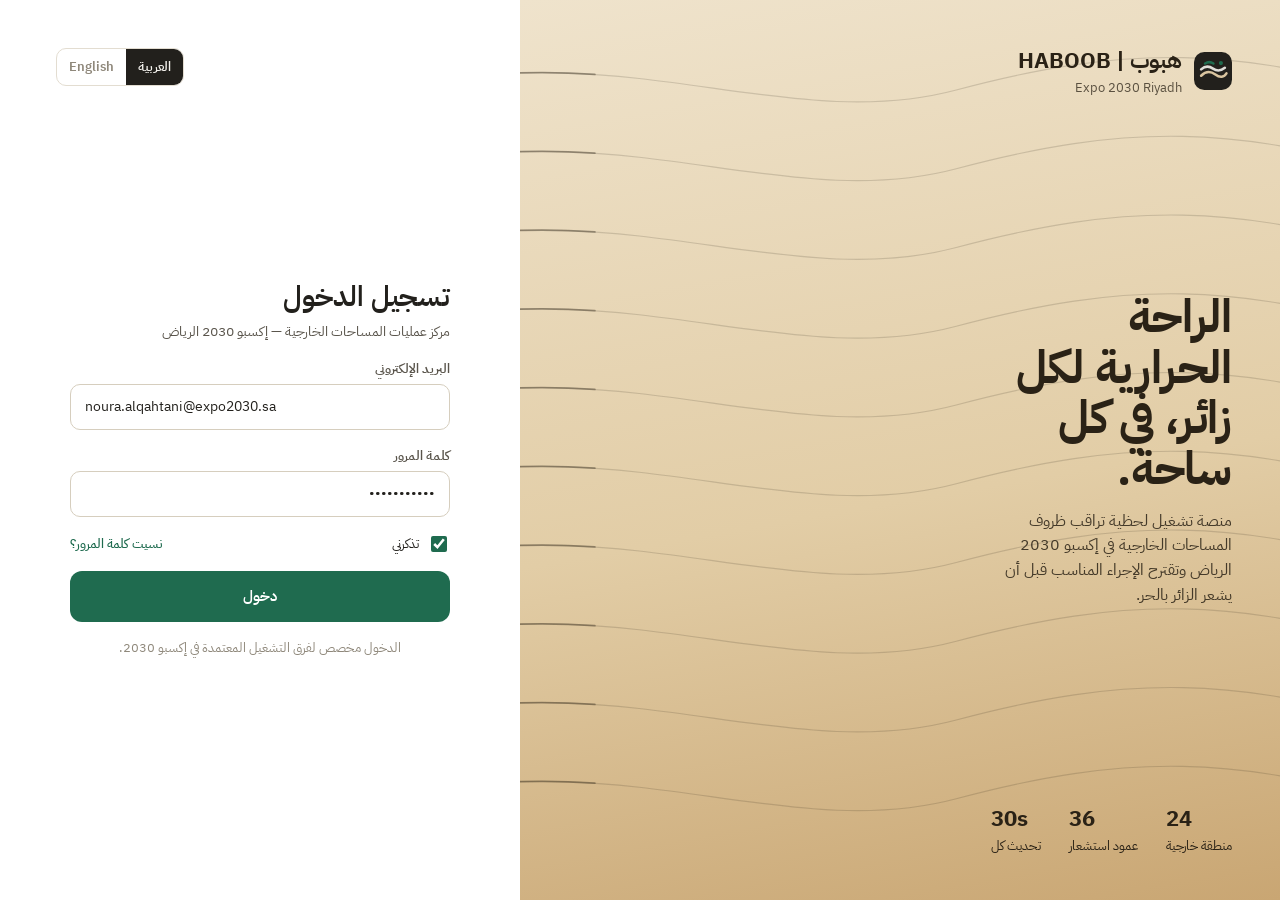
<file: design-prototypes/هبوب _ HABOOB — Smart Outdoor Operations.html>
<!DOCTYPE html>
<html lang="ar" dir="rtl">
<head>
<meta charset="UTF-8">
<meta name="viewport" content="width=device-width, initial-scale=1, viewport-fit=cover">
<title>هبوب | HABOOB — Smart Outdoor Operations</title>
<link rel="preconnect" href="https://fonts.googleapis.com">
<link rel="preconnect" href="https://fonts.gstatic.com" crossorigin>
<link href="https://fonts.googleapis.com/css2?family=IBM+Plex+Sans+Arabic:wght@300;400;500;600;700&display=swap" rel="stylesheet">
<style>
:root{
  box-sizing:border-box;
  padding-top:env(safe-area-inset-top,0px);
  padding-bottom:env(safe-area-inset-bottom,0px);
  --bg:#F4F2ED; --bg2:#ECE7DD; --surface:#FFFFFF; --surface2:#FAF8F4;
  --ink:#22201C; --ink2:#5A554C; --ink3:#8F887B; --line:#E3DDD1; --line2:#D6CEBE;
  --sand:#D9C49F; --sand-deep:#A8834F; --sand-soft:#F1E8D8;
  --brand:#1F6B4F; --brand-ink:#FFFFFF; --brand-soft:#E3EFE8;
  --ok:#2E8A5A; --ok-bg:#E4F2EA; --cau:#C9940E; --cau-bg:#FBF1D6; --heat:#D9661F; --heat-bg:#FCE8DA; --crit:#C2362B; --crit-bg:#F9E1DE;
  --info:#2F6C8F; --info-bg:#E1EDF4;
  --glass:rgba(255,255,255,.72); --shadow:0 1px 2px rgba(60,45,20,.06),0 8px 24px -12px rgba(60,45,20,.18);
  --r-lg:18px; --r-md:12px; --r-sm:8px;
  --side:248px;
  font-family:"IBM Plex Sans Arabic",system-ui,-apple-system,"Segoe UI",Tahoma,sans-serif;
}
@media (prefers-color-scheme:dark){
  :root:not([data-theme="light"]){
    --bg:#16150F; --bg2:#1E1C16; --surface:#211F19; --surface2:#1A1914;
    --ink:#F1ECE2; --ink2:#C2BAAA; --ink3:#8B8475; --line:#34302705; --line:#332F26; --line2:#454033;
    --sand:#8E7650; --sand-deep:#D3B583; --sand-soft:#2A261D;
    --brand:#4FB287; --brand-ink:#0E1A14; --brand-soft:#1D3128;
    --ok:#4FB287; --ok-bg:#1B2E24; --cau:#E5B53A; --cau-bg:#352C14; --heat:#EE8A4A; --heat-bg:#3A2416; --crit:#EE6A5E; --crit-bg:#3B1C19;
    --info:#6BA9CF; --info-bg:#182A35; --glass:rgba(33,31,25,.78);
    --shadow:0 1px 2px rgba(0,0,0,.3),0 10px 30px -14px rgba(0,0,0,.6);
  }
}
:root[data-theme="dark"]{
  --bg:#16150F; --bg2:#1E1C16; --surface:#211F19; --surface2:#1A1914;
  --ink:#F1ECE2; --ink2:#C2BAAA; --ink3:#8B8475; --line:#332F26; --line2:#454033;
  --sand:#8E7650; --sand-deep:#D3B583; --sand-soft:#2A261D;
  --brand:#4FB287; --brand-ink:#0E1A14; --brand-soft:#1D3128;
  --ok:#4FB287; --ok-bg:#1B2E24; --cau:#E5B53A; --cau-bg:#352C14; --heat:#EE8A4A; --heat-bg:#3A2416; --crit:#EE6A5E; --crit-bg:#3B1C19;
  --info:#6BA9CF; --info-bg:#182A35; --glass:rgba(33,31,25,.78);
  --shadow:0 1px 2px rgba(0,0,0,.3),0 10px 30px -14px rgba(0,0,0,.6);
}
html{scroll-padding-top:env(safe-area-inset-top,0px);height:100%}
*,*::before,*::after{box-sizing:border-box}
body{margin:0;min-height:100%;background:var(--bg);color:var(--ink);font-size:14px;line-height:1.55;-webkit-font-smoothing:antialiased}
button,input,select{font:inherit;color:inherit}
button{cursor:pointer}
:focus-visible{outline:2px solid var(--brand);outline-offset:2px;border-radius:6px}
.num{font-variant-numeric:tabular-nums;direction:ltr;unicode-bidi:isolate;display:inline-block}
h1,h2,h3,h4{margin:0;font-weight:600;letter-spacing:-.005em}
h1{font-size:26px;line-height:1.25}
h2{font-size:18px}
h3{font-size:15px}
p{margin:0}
.muted{color:var(--ink2)} .faint{color:var(--ink3)}
.sm{font-size:12.5px}

/* ---------- Shell ---------- */
.shell{display:grid;grid-template-columns:var(--side) 1fr;min-height:100vh}
.side{position:sticky;top:0;height:100vh;background:var(--surface);border-inline-end:1px solid var(--line);display:flex;flex-direction:column;padding:18px 14px;transition:width .25s ease}
.brand{display:flex;align-items:center;gap:10px;padding:4px 8px 18px}
.brand-mark{width:38px;height:38px;flex:none}
.brand-name{font-weight:700;font-size:19px;line-height:1.1}
.brand-sub{font-size:11.5px;color:var(--ink3)}
.nav{display:flex;flex-direction:column;gap:2px;margin-top:6px}
.nav a{display:flex;align-items:center;gap:12px;padding:10px 12px;border-radius:10px;color:var(--ink2);text-decoration:none;font-weight:500;position:relative;transition:background .15s,color .15s}
.nav a svg{width:19px;height:19px;flex:none}
.nav a:hover{background:var(--surface2);color:var(--ink)}
.nav a.on{background:var(--brand-soft);color:var(--brand)}
.nav a.on::before{content:"";position:absolute;inset-inline-start:-14px;top:9px;bottom:9px;width:3px;border-radius:3px;background:var(--brand)}
.nav .count{margin-inline-start:auto;background:var(--crit);color:#fff;font-size:11px;font-weight:600;min-width:20px;height:20px;border-radius:10px;display:grid;place-items:center;padding:0 6px}
.nav-sep{height:1px;background:var(--line);margin:12px 8px}
.side-foot{margin-top:auto;padding:12px;border-radius:var(--r-md);background:var(--sand-soft);font-size:12.5px;color:var(--ink2)}
.side-foot b{color:var(--ink);display:block;margin-bottom:2px}
.loop{display:flex;gap:4px;margin-top:8px;flex-wrap:wrap}
.loop span{font-size:11px;padding:2px 7px;border-radius:20px;background:var(--surface);border:1px solid var(--line)}

.main{min-width:0;display:flex;flex-direction:column}
.top{position:sticky;top:0;z-index:20;display:flex;align-items:center;gap:14px;padding:12px 28px;background:color-mix(in srgb,var(--bg) 86%,transparent);backdrop-filter:blur(10px);border-bottom:1px solid var(--line)}
.top .crumb{font-weight:600;font-size:15px}
.top .spacer{flex:1}
.clock{display:flex;flex-direction:column;align-items:flex-end;line-height:1.2}
[dir=rtl] .clock{align-items:flex-start}
.clock .t{font-weight:600;font-size:15px}
.clock .d{font-size:11.5px;color:var(--ink3)}
.sys{display:flex;align-items:center;gap:8px;padding:6px 12px;border-radius:20px;background:var(--surface);border:1px solid var(--line);font-size:12.5px;font-weight:500}
.dot{width:8px;height:8px;border-radius:50%;background:var(--ok);flex:none}
.dot.live{box-shadow:0 0 0 0 color-mix(in srgb,var(--ok) 60%,transparent);animation:pulse 2s infinite}
@keyframes pulse{0%{box-shadow:0 0 0 0 color-mix(in srgb,currentColor 45%,transparent)}70%{box-shadow:0 0 0 8px transparent}100%{box-shadow:0 0 0 0 transparent}}
.icon-btn{width:38px;height:38px;border-radius:10px;border:1px solid var(--line);background:var(--surface);display:grid;place-items:center;position:relative}
.icon-btn:hover{border-color:var(--line2)}
.icon-btn svg{width:18px;height:18px}
.icon-btn .badge-dot{position:absolute;top:7px;inset-inline-end:8px;width:8px;height:8px;border-radius:50%;background:var(--crit);border:2px solid var(--surface)}
.lang{display:flex;border:1px solid var(--line);border-radius:10px;overflow:hidden;background:var(--surface)}
.lang button{border:0;background:none;padding:8px 12px;font-size:13px;font-weight:600;color:var(--ink3)}
.lang button.on{background:var(--ink);color:var(--bg)}
.user{display:flex;align-items:center;gap:10px;padding:4px 4px 4px 12px;border-radius:12px}
[dir=rtl] .user{padding:4px 12px 4px 4px}
.avatar{width:36px;height:36px;border-radius:50%;background:linear-gradient(135deg,var(--sand),var(--sand-deep));color:#fff;display:grid;place-items:center;font-weight:700;font-size:14px}
.user .n{font-weight:600;font-size:13px;line-height:1.2}
.user .r{font-size:11.5px;color:var(--ink3)}
.page{padding:24px 28px 80px;max-width:1600px;width:100%}
.page-head{display:flex;align-items:flex-end;justify-content:space-between;gap:16px;margin-bottom:20px;flex-wrap:wrap}
.page-head p{margin-top:4px}
.demo-tag{display:inline-flex;align-items:center;gap:6px;font-size:11.5px;padding:3px 10px;border-radius:20px;background:var(--sand-soft);color:var(--sand-deep);font-weight:600;border:1px dashed var(--sand)}

/* ---------- Building blocks ---------- */
.card{background:var(--surface);border:1px solid var(--line);border-radius:var(--r-lg);box-shadow:var(--shadow)}
.card-pad{padding:20px}
.card-head{display:flex;align-items:center;justify-content:space-between;gap:12px;padding:16px 20px;border-bottom:1px solid var(--line)}
.card-head p{font-size:12.5px;color:var(--ink3)}
.grid{display:grid;gap:18px}
.btn{display:inline-flex;align-items:center;justify-content:center;gap:8px;border-radius:10px;padding:9px 16px;font-weight:600;font-size:13.5px;border:1px solid transparent;transition:transform .12s,background .15s,border-color .15s;white-space:nowrap}
.btn:active{transform:translateY(1px)}
.btn svg{width:16px;height:16px}
.btn-primary{background:var(--brand);color:var(--brand-ink)}
.btn-primary:hover{background:color-mix(in srgb,var(--brand) 88%,#000)}
.btn-dark{background:var(--ink);color:var(--bg)}
.btn-ghost{background:var(--surface);border-color:var(--line2);color:var(--ink)}
.btn-ghost:hover{background:var(--surface2)}
.btn-text{background:none;color:var(--ink2);padding:9px 10px}
.btn-text:hover{color:var(--ink)}
.btn-danger{background:var(--crit);color:#fff}
.btn-sm{padding:6px 11px;font-size:12.5px;border-radius:8px}
.btn-lg{padding:13px 22px;font-size:15px;border-radius:12px}
.btn[disabled]{opacity:.5;pointer-events:none}
.badge{display:inline-flex;align-items:center;gap:6px;padding:3px 10px;border-radius:20px;font-size:12px;font-weight:600;white-space:nowrap}
.badge .dot{width:7px;height:7px}
.b-ok{background:var(--ok-bg);color:var(--ok)} .b-ok .dot{background:var(--ok)}
.b-cau{background:var(--cau-bg);color:var(--cau)} .b-cau .dot{background:var(--cau)}
.b-heat{background:var(--heat-bg);color:var(--heat)} .b-heat .dot{background:var(--heat)}
.b-crit{background:var(--crit-bg);color:var(--crit)} .b-crit .dot{background:var(--crit)}
.b-info{background:var(--info-bg);color:var(--info)} .b-info .dot{background:var(--info)}
.b-neutral{background:var(--bg2);color:var(--ink2)} .b-neutral .dot{background:var(--ink3)}
.b-ai{background:linear-gradient(90deg,var(--brand-soft),var(--sand-soft));color:var(--brand)}
.chips{display:flex;gap:6px;flex-wrap:wrap}
.chip{border:1px solid var(--line2);background:var(--surface);padding:6px 12px;border-radius:20px;font-size:12.5px;font-weight:500;color:var(--ink2)}
.chip.on{background:var(--ink);color:var(--bg);border-color:var(--ink)}
.input{width:100%;padding:11px 14px;border-radius:10px;border:1px solid var(--line2);background:var(--surface);outline:none;transition:border-color .15s,box-shadow .15s}
.input:focus{border-color:var(--brand);box-shadow:0 0 0 3px var(--brand-soft)}
label.f{display:block;font-size:12.5px;font-weight:600;color:var(--ink2);margin-bottom:6px}
select.input{appearance:none;background-image:linear-gradient(45deg,transparent 50%,var(--ink3) 50%),linear-gradient(135deg,var(--ink3) 50%,transparent 50%);background-size:5px 5px;background-repeat:no-repeat;background-position:calc(100% - 18px) 50%,calc(100% - 13px) 50%}
[dir=rtl] select.input{background-position:18px 50%,13px 50%}
.switch{width:40px;height:23px;border-radius:12px;background:var(--line2);border:0;position:relative;transition:background .2s;flex:none;padding:0}
.switch::after{content:"";position:absolute;top:3px;inset-inline-start:3px;width:17px;height:17px;border-radius:50%;background:#fff;transition:inset-inline-start .2s;box-shadow:0 1px 2px rgba(0,0,0,.25)}
.switch.on{background:var(--brand)}
.switch.on::after{inset-inline-start:20px}
.seg{display:inline-flex;background:var(--bg2);border-radius:9px;padding:3px}
.seg button{border:0;background:none;padding:5px 11px;border-radius:7px;font-size:12px;font-weight:600;color:var(--ink3)}
.seg button.on{background:var(--surface);color:var(--ink);box-shadow:0 1px 2px rgba(0,0,0,.08)}
table.tbl{width:100%;border-collapse:collapse}
.tbl th{font-size:12px;font-weight:600;color:var(--ink3);text-align:start;padding:11px 16px;border-bottom:1px solid var(--line);white-space:nowrap;background:var(--surface2)}
.tbl td{padding:13px 16px;border-bottom:1px solid var(--line);vertical-align:middle}
.tbl tr:last-child td{border-bottom:0}
.tbl tbody tr{transition:background .12s}
.tbl tbody tr.click:hover{background:var(--surface2);cursor:pointer}
.scroll-x{overflow-x:auto}
.empty{padding:40px;text-align:center;color:var(--ink3)}

/* ---------- KPIs ---------- */
.kpis{display:grid;grid-template-columns:repeat(5,minmax(0,1fr));gap:14px;margin-bottom:18px}
.kpi{padding:16px 18px;display:flex;flex-direction:column;gap:6px;position:relative;overflow:hidden;cursor:default}
.kpi .k-label{font-size:12.5px;color:var(--ink2);font-weight:500;display:flex;align-items:center;gap:8px}
.kpi .k-val{font-size:32px;font-weight:600;line-height:1;transition:color .3s}
.kpi .k-foot{font-size:11.5px;color:var(--ink3)}
.kpi .bar{position:absolute;inset-inline-start:0;top:16px;bottom:16px;width:3px;border-radius:3px}
.kpi.flash .k-val{animation:flash 1.2s ease}
@keyframes flash{0%{transform:scale(1)}30%{transform:scale(1.18)}100%{transform:scale(1)}}

/* ---------- Map ---------- */
.map-wrap{position:relative;width:100%;aspect-ratio:1/1;max-height:720px;margin-inline:auto}
.map-wrap svg{width:100%;height:100%;display:block;direction:ltr}
.zone-shape{cursor:pointer;transition:filter .15s,stroke-width .15s}
.zone-shape:hover{filter:brightness(1.05) saturate(1.2);stroke-width:2.6}
.zone-shape.sel{stroke-width:3.2}
.zone-label{pointer-events:none;font-weight:600;font-family:inherit}
.crit-pulse{animation:cpulse 1.8s ease-in-out infinite;transform-origin:center;transform-box:fill-box}
@keyframes cpulse{0%,100%{opacity:.25}50%{opacity:.75}}
.pole{cursor:pointer}
.pole .ring{animation:pring 2.4s ease-out infinite;transform-origin:center;transform-box:fill-box}
@keyframes pring{0%{transform:scale(.6);opacity:.8}100%{transform:scale(2.4);opacity:0}}
.flash-ring{animation:fring 1.6s ease-out 3;transform-origin:center;transform-box:fill-box}
@keyframes fring{0%{opacity:1;stroke-width:6}100%{opacity:0;stroke-width:22}}
.map-pop{position:absolute;z-index:5;min-width:220px;background:var(--glass);backdrop-filter:blur(14px);border:1px solid var(--line);border-radius:14px;box-shadow:var(--shadow);padding:14px;transform:translate(-50%,calc(-100% - 14px));font-size:12.5px;animation:popin .18s ease}
@keyframes popin{from{opacity:0;transform:translate(-50%,calc(-100% - 6px))}}
.map-pop .rows{display:grid;grid-template-columns:auto auto;gap:4px 18px;margin-top:8px}
.map-pop .rows span:nth-child(odd){color:var(--ink3)}
.map-pop .rows span:nth-child(even){font-weight:600;text-align:end}
.legend{display:flex;gap:14px;flex-wrap:wrap;font-size:12px;color:var(--ink2)}
.legend i{display:inline-block;width:10px;height:10px;border-radius:3px;margin-inline-end:6px;vertical-align:-1px}
.layer-list{display:flex;flex-direction:column;gap:2px}
.layer{display:flex;align-items:center;gap:12px;padding:10px 6px;border-bottom:1px solid var(--line)}
.layer:last-child{border-bottom:0}
.layer .sw{width:26px;height:26px;border-radius:8px;display:grid;place-items:center;flex:none}
.layer .sw svg{width:15px;height:15px}
.layer .txt{flex:1;line-height:1.3}
.layer .txt small{display:block;color:var(--ink3);font-size:11.5px}

/* ---------- Overview ---------- */
.ov-grid{display:grid;grid-template-columns:minmax(0,1.55fr) minmax(320px,1fr);gap:18px;align-items:start}
.quick{padding:18px 20px}
.quick-top{display:flex;justify-content:space-between;align-items:flex-start;gap:12px}
.metric-grid{display:grid;grid-template-columns:repeat(2,1fr);gap:10px;margin-top:14px}
.metric{padding:11px 13px;border-radius:12px;background:var(--surface2);border:1px solid var(--line)}
.metric .ml{font-size:11.5px;color:var(--ink3);display:flex;align-items:center;gap:6px}
.metric .ml svg{width:14px;height:14px}
.metric .mv{font-size:19px;font-weight:600;margin-top:2px}
.metric .mv small{font-size:12px;color:var(--ink3);font-weight:500;margin-inline-start:2px}
.utci-hero{display:flex;align-items:baseline;gap:6px}
.utci-hero .v{font-size:44px;font-weight:600;line-height:1}
.alert-row{display:flex;gap:12px;padding:14px 18px;border-bottom:1px solid var(--line);align-items:flex-start;transition:background .12s}
.alert-row:last-child{border-bottom:0}
.alert-row:hover{background:var(--surface2)}
.sev{width:34px;height:34px;border-radius:10px;display:grid;place-items:center;flex:none}
.sev svg{width:17px;height:17px}
.sev.crit{background:var(--crit-bg);color:var(--crit)}
.sev.heat{background:var(--heat-bg);color:var(--heat)}
.sev.cau{background:var(--cau-bg);color:var(--cau)}
.sev.info{background:var(--info-bg);color:var(--info)}
.sev.ok{background:var(--ok-bg);color:var(--ok)}
.log{list-style:none;margin:0;padding:6px 20px 14px}
.log li{display:grid;grid-template-columns:52px 14px 1fr;gap:10px;padding:9px 0;align-items:start;position:relative}
.log li .lt{font-size:12px;color:var(--ink3);padding-top:1px}
.log li .ld{width:9px;height:9px;border-radius:50%;margin-top:6px;background:var(--line2);position:relative}
.log li:not(:last-child) .ld::after{content:"";position:absolute;top:12px;left:4px;width:1px;height:34px;background:var(--line)}
.log li .lx{font-size:13px}
.log li .lx small{display:block;color:var(--ink3);font-size:11.5px}
.log li.new{animation:newrow 2.4s ease}
@keyframes newrow{0%{background:var(--brand-soft)}100%{background:transparent}}

/* ---------- Zone details ---------- */
.zd-hero{display:grid;grid-template-columns:minmax(0,1.1fr) minmax(0,1fr);gap:18px;margin-bottom:18px}
.zd-status{padding:22px 24px;position:relative;overflow:hidden}
.zd-status .big{font-size:64px;font-weight:600;line-height:1;letter-spacing:-.02em}
.zd-status .big small{font-size:22px;color:var(--ink3);font-weight:500}
.scale{margin-top:20px}
.scale-bar{display:grid;grid-template-columns:repeat(5,1fr);height:12px;border-radius:6px;overflow:hidden;gap:2px;direction:ltr}
.scale-bar div:nth-child(1){background:#7DBF9A}.scale-bar div:nth-child(2){background:#E2C25B}.scale-bar div:nth-child(3){background:#E79A4F}.scale-bar div:nth-child(4){background:#D9563A}.scale-bar div:nth-child(5){background:#8E1F1A}
.scale-track{position:relative;height:22px;direction:ltr}
.scale-pin{position:absolute;top:0;transform:translateX(-50%);transition:left 1.2s cubic-bezier(.3,.8,.2,1);display:flex;flex-direction:column;align-items:center}
.scale-pin::before{content:"";width:0;height:0;border-left:7px solid transparent;border-right:7px solid transparent;border-bottom:9px solid var(--ink)}
.scale-labels{display:grid;grid-template-columns:repeat(5,1fr);gap:2px;font-size:11px;color:var(--ink3);margin-top:6px;direction:ltr;text-align:center}
[dir=rtl] .scale-labels span{direction:rtl}
.scale-labels span.on{color:var(--ink);font-weight:600}
.env-grid{display:grid;grid-template-columns:repeat(4,1fr);gap:12px;margin-bottom:18px}
.env{padding:16px 18px}
.env .el{display:flex;align-items:center;justify-content:space-between;color:var(--ink2);font-size:12.5px}
.env .el svg{width:18px;height:18px;color:var(--ink3)}
.env .ev{font-size:28px;font-weight:600;margin-top:6px;line-height:1.1}
.env .ev small{font-size:13px;color:var(--ink3);font-weight:500}
.env .eh{font-size:11.5px;margin-top:6px}
.env.flagged{border-color:color-mix(in srgb,var(--heat) 45%,var(--line))}
.env.flagged .eh{color:var(--heat);font-weight:600}
.rec{position:relative;overflow:hidden;border:1px solid color-mix(in srgb,var(--brand) 30%,var(--line));background:linear-gradient(160deg,color-mix(in srgb,var(--brand-soft) 70%,var(--surface)) 0%,var(--surface) 60%)}
.rec-in{padding:22px 24px}
.rec .ttl{font-size:22px;font-weight:600;margin:10px 0 8px}
.rec .why{color:var(--ink2);max-width:62ch}
.rec .impact{display:grid;grid-template-columns:repeat(3,1fr);gap:10px;margin:18px 0}
.rec .impact div{padding:10px 12px;border-radius:10px;background:var(--glass);border:1px solid var(--line)}
.rec .impact b{display:block;font-size:17px}
.rec .impact span{font-size:11.5px;color:var(--ink3)}
.rec .acts{display:flex;gap:8px;flex-wrap:wrap}
.rec.done{border-color:color-mix(in srgb,var(--ok) 35%,var(--line));background:linear-gradient(160deg,var(--ok-bg),var(--surface) 65%)}
.factor{display:grid;grid-template-columns:130px 1fr 52px;gap:12px;align-items:center;padding:8px 0}
.factor .fb{height:8px;border-radius:4px;background:var(--bg2);overflow:hidden;direction:ltr}
.factor .fb div{height:100%;border-radius:4px}
.factor .fv{font-size:12.5px;font-weight:600;text-align:end}
.dev-row{display:flex;align-items:center;gap:12px;padding:12px 0;border-bottom:1px solid var(--line)}
.dev-row:last-child{border-bottom:0}
.dev-ic{width:36px;height:36px;border-radius:10px;background:var(--bg2);display:grid;place-items:center;flex:none;color:var(--ink2)}
.dev-ic svg{width:18px;height:18px}
.dev-ic.on{background:var(--brand-soft);color:var(--brand)}

/* ---------- Alerts ---------- */
.alert-card{display:grid;grid-template-columns:auto 1fr auto;gap:16px;padding:18px 20px;align-items:start;border-inline-start:4px solid transparent}
.alert-card.crit{border-inline-start-color:var(--crit)}
.alert-card.heat{border-inline-start-color:var(--heat)}
.alert-card.cau{border-inline-start-color:var(--cau)}
.alert-card.info{border-inline-start-color:var(--info)}
.alert-card.resolved{opacity:.72;border-inline-start-color:var(--ok)}
.alert-card .meta{display:flex;gap:10px;align-items:center;flex-wrap:wrap;font-size:12.5px;color:var(--ink3);margin-top:2px}
.alert-card .rec-line{margin-top:10px;padding:10px 12px;border-radius:10px;background:var(--surface2);border:1px solid var(--line);font-size:13px;display:flex;gap:8px;align-items:flex-start}
.alert-card .rec-line svg{width:16px;height:16px;color:var(--brand);flex:none;margin-top:2px}
.alert-card .acts{display:flex;flex-direction:column;gap:8px;align-items:stretch;min-width:130px}
.alert-card.new{animation:alertIn .6s ease}
@keyframes alertIn{from{transform:translateY(-6px);opacity:0}}

/* ---------- Modal / toast ---------- */
.modal-bg{position:fixed;inset:0;background:rgba(25,20,12,.42);backdrop-filter:blur(3px);z-index:60;display:grid;place-items:center;padding:20px;animation:fade .2s ease}
@keyframes fade{from{opacity:0}}
.modal{width:min(560px,100%);max-height:calc(100% - 40px);overflow:auto;background:var(--surface);border-radius:20px;box-shadow:0 30px 80px -20px rgba(0,0,0,.45);animation:rise .25s cubic-bezier(.2,.8,.2,1)}
@keyframes rise{from{transform:translateY(14px) scale(.98);opacity:0}}
.modal-h{padding:22px 24px 0;display:flex;justify-content:space-between;align-items:flex-start;gap:12px}
.modal-b{padding:16px 24px}
.modal-f{padding:16px 24px 22px;display:flex;gap:8px;justify-content:flex-end;border-top:1px solid var(--line)}
.steps-list{list-style:none;margin:0;padding:0;display:flex;flex-direction:column;gap:10px}
.steps-list li{display:flex;align-items:center;gap:12px;padding:11px 14px;border-radius:12px;background:var(--surface2);border:1px solid var(--line);font-size:13.5px}
.steps-list li .st{width:24px;height:24px;border-radius:50%;display:grid;place-items:center;flex:none;border:2px solid var(--line2)}
.steps-list li.doing .st{border-color:var(--brand);border-top-color:transparent;animation:spin .8s linear infinite}
.steps-list li.done .st{background:var(--brand);border-color:var(--brand);color:var(--brand-ink)}
.steps-list li.done .st svg{width:13px;height:13px}
@keyframes spin{to{transform:rotate(360deg)}}
.success-mark{width:64px;height:64px;border-radius:50%;background:var(--ok-bg);color:var(--ok);display:grid;place-items:center;margin:4px auto 14px}
.success-mark svg{width:32px;height:32px;stroke-dasharray:30;stroke-dashoffset:30;animation:draw .6s .1s ease forwards}
@keyframes draw{to{stroke-dashoffset:0}}
.compare{display:grid;grid-template-columns:1fr 1fr;gap:12px}
.compare > div{padding:14px;border-radius:12px;border:1px solid var(--line);background:var(--surface2)}
.compare > div.best{border-color:color-mix(in srgb,var(--brand) 40%,var(--line));background:var(--brand-soft)}
.compare dl{display:grid;grid-template-columns:auto auto;gap:6px 12px;margin:10px 0 0;font-size:13px}
.compare dt{color:var(--ink3)} .compare dd{margin:0;font-weight:600;text-align:end}
.toasts{position:fixed;bottom:22px;inset-inline-start:22px;z-index:70;display:flex;flex-direction:column;gap:8px}
.toast{display:flex;gap:10px;align-items:center;padding:12px 16px;border-radius:12px;background:var(--ink);color:var(--bg);box-shadow:var(--shadow);font-size:13.5px;animation:rise .25s ease;max-width:380px}
.toast svg{width:18px;height:18px;flex:none;color:var(--brand)}

/* ---------- Demo guide ---------- */
.guide{position:fixed;bottom:22px;inset-inline-end:22px;z-index:50;background:var(--glass);backdrop-filter:blur(14px);border:1px solid var(--line);border-radius:16px;box-shadow:var(--shadow);padding:12px 14px;width:280px;font-size:12.5px}
.guide-h{display:flex;justify-content:space-between;align-items:center;font-weight:600;margin-bottom:8px}
.guide ol{list-style:none;margin:0;padding:0;display:flex;flex-direction:column;gap:4px}
.guide li{display:flex;gap:8px;align-items:center;color:var(--ink3)}
.guide li i{width:18px;height:18px;border-radius:50%;border:1.5px solid var(--line2);display:grid;place-items:center;font-style:normal;font-size:10px;flex:none}
.guide li.done{color:var(--ink2)} .guide li.done i{background:var(--brand);border-color:var(--brand);color:var(--brand-ink)}
.guide li.cur{color:var(--ink);font-weight:600} .guide li.cur i{border-color:var(--brand);color:var(--brand)}
.guide.min ol{display:none}
.guide.min{width:auto}

/* ---------- Login ---------- */
.login{min-height:100vh;display:grid;grid-template-columns:minmax(0,1.1fr) minmax(380px,520px);background:var(--bg)}
.login-art{position:relative;overflow:hidden;background:linear-gradient(170deg,#EFE3CC 0%,#E2CDA6 55%,#C9A673 100%);display:flex;flex-direction:column;justify-content:space-between;padding:44px 48px;color:#2A2216}
:root[data-theme="dark"] .login-art{background:linear-gradient(170deg,#2B2519 0%,#3A2F1E 55%,#5A4527 100%);color:#F1E6D2}
@media (prefers-color-scheme:dark){:root:not([data-theme="light"]) .login-art{background:linear-gradient(170deg,#2B2519 0%,#3A2F1E 55%,#5A4527 100%);color:#F1E6D2}}
.login-art svg.wind{position:absolute;inset:0;width:100%;height:100%;opacity:.9}
.wind path{fill:none;stroke-linecap:round}
.wind .w{stroke-dasharray:180 900;animation:wind 9s linear infinite}
@keyframes wind{from{stroke-dashoffset:1080}to{stroke-dashoffset:0}}
.login-art .lt{position:relative;max-width:30ch}
.login-art .lt h1{font-size:46px;line-height:1.1;font-weight:700}
.login-art .lt p{font-size:16px;margin-top:14px;opacity:.85}
.login-art .lb{position:relative;display:flex;gap:28px;font-size:13px}
.login-art .lb b{display:block;font-size:22px}
.login-form{display:flex;flex-direction:column;justify-content:center;padding:48px 56px;background:var(--surface)}
.login-form form{display:flex;flex-direction:column;gap:16px;max-width:380px;width:100%;margin-inline:auto}
.login-form .row{display:flex;justify-content:space-between;align-items:center;font-size:13px}
.check{display:flex;align-items:center;gap:8px;cursor:pointer}
.check input{width:16px;height:16px;accent-color:var(--brand)}

/* ---------- Charts ---------- */
.chart svg{width:100%;height:auto;display:block;direction:ltr;overflow:visible}
.chart text{font-family:inherit;fill:var(--ink3);font-size:11px}
.chart .gl{stroke:var(--line);stroke-width:1}
.heat-grid{display:grid;gap:3px;direction:ltr}
.heat-grid div{aspect-ratio:1.4/1;border-radius:4px}
.insight{display:flex;gap:12px;padding:14px 16px;border-radius:14px;background:var(--surface2);border:1px solid var(--line)}
.insight .ii{width:32px;height:32px;border-radius:9px;background:var(--brand-soft);color:var(--brand);display:grid;place-items:center;flex:none}
.insight .ii svg{width:16px;height:16px}
.stat-row{display:grid;grid-template-columns:repeat(4,1fr);gap:12px}
.stat{padding:14px 16px;border-radius:12px;background:var(--surface2);border:1px solid var(--line)}
.stat b{display:block;font-size:24px;font-weight:600}
.stat span{font-size:12px;color:var(--ink3)}

/* ---------- Automation ---------- */
.sys-cards{display:grid;grid-template-columns:repeat(4,1fr);gap:14px;margin-bottom:18px}
.sys-card{padding:18px;cursor:pointer;transition:border-color .15s}
.sys-card.on{border-color:var(--brand);box-shadow:0 0 0 3px var(--brand-soft)}
.sys-card .si{width:40px;height:40px;border-radius:12px;background:var(--brand-soft);color:var(--brand);display:grid;place-items:center}
.sys-card .si svg{width:20px;height:20px}
.flow-strip{display:flex;align-items:center;gap:10px;padding:14px 18px;flex-wrap:wrap}
.flow-strip .fs{display:flex;align-items:center;gap:8px;font-weight:600;font-size:13px}
.flow-strip .fs span{width:26px;height:26px;border-radius:8px;display:grid;place-items:center;background:var(--bg2);font-size:12px}
.flow-strip .arr{color:var(--ink3)}
[dir=rtl] .flow-strip .arr{transform:scaleX(-1)}
.pending{display:flex;gap:14px;align-items:center;padding:14px 18px;border-bottom:1px solid var(--line)}
.pending:last-child{border-bottom:0}

/* ---------- Pole ---------- */
.pole-art{display:grid;grid-template-columns:240px 1fr;gap:24px;align-items:center}
.pole-art svg{width:100%;height:auto;max-height:420px}
.pole-spec{display:grid;grid-template-columns:repeat(2,1fr);gap:10px}
.pole-spec div{padding:12px 14px;border-radius:12px;background:var(--surface2);border:1px solid var(--line)}
.pole-spec b{display:block;font-size:13.5px}
.pole-spec span{font-size:12px;color:var(--ink3)}
.batt{display:inline-flex;align-items:center;gap:6px}
.batt i{width:26px;height:11px;border:1.5px solid var(--ink3);border-radius:3px;position:relative;display:inline-block}
.batt i::after{content:"";position:absolute;top:1px;bottom:1px;left:1px;width:var(--w);border-radius:1px;background:var(--c)}

/* ---------- DS ---------- */
.swatches{display:grid;grid-template-columns:repeat(auto-fill,minmax(120px,1fr));gap:10px}
.swatch{border-radius:12px;overflow:hidden;border:1px solid var(--line)}
.swatch div{height:58px}
.swatch p{padding:8px 10px;font-size:12px}
.swatch p b{display:block;font-size:12.5px}
.tabs{display:flex;gap:4px;border-bottom:1px solid var(--line);margin-bottom:18px}
.tabs button{border:0;background:none;padding:10px 14px;font-weight:600;color:var(--ink3);border-bottom:2px solid transparent;margin-bottom:-1px}
.tabs button.on{color:var(--ink);border-bottom-color:var(--brand)}
.ia{display:grid;grid-template-columns:repeat(auto-fill,minmax(180px,1fr));gap:10px}
.ia div{padding:12px 14px;border-radius:12px;border:1px solid var(--line);background:var(--surface2)}
.ia b{display:block;font-size:13.5px;margin-bottom:4px}
.ia span{font-size:12px;color:var(--ink3)}
.flow{display:flex;flex-wrap:wrap;gap:8px;align-items:center}
.flow span{padding:8px 12px;border-radius:10px;background:var(--surface2);border:1px solid var(--line);font-size:13px;font-weight:500}
.flow em{font-style:normal;color:var(--ink3)}
[dir=rtl] .flow em{transform:scaleX(-1);display:inline-block}

.fade-in{animation:fade .3s ease}
@media (prefers-reduced-motion:reduce){*,*::before,*::after{animation-duration:.001ms!important;animation-iteration-count:1!important;transition-duration:.001ms!important}}
@media (max-width:1280px){.kpis{grid-template-columns:repeat(3,1fr)}.env-grid{grid-template-columns:repeat(2,1fr)}.sys-cards{grid-template-columns:repeat(2,1fr)}}
@media (max-width:1080px){.ov-grid,.zd-hero{grid-template-columns:1fr}.shell{--side:76px}.brand-txt,.nav a span.lbl,.nav .count,.side-foot,.nav-sep{display:none}.nav a{justify-content:center}.login{grid-template-columns:1fr}.login-art{min-height:320px}}
@media (max-width:720px){.shell{grid-template-columns:1fr}.side{position:fixed;bottom:0;top:auto;height:auto;width:100%;flex-direction:row;padding:6px;z-index:40;border-inline-end:0;border-top:1px solid var(--line);padding-bottom:calc(6px + env(safe-area-inset-bottom,0px))}.brand{display:none}.nav{flex-direction:row;overflow-x:auto;margin:0;width:100%}.nav a.on::before{display:none}.top{padding:10px 14px;flex-wrap:wrap}.user .n,.user .r,.clock .d{display:none}.page{padding:16px 14px 120px}.kpis{grid-template-columns:repeat(2,1fr)}.stat-row{grid-template-columns:repeat(2,1fr)}.pole-art{grid-template-columns:1fr}.guide{display:none}.alert-card{grid-template-columns:auto 1fr}.alert-card .acts{grid-column:1/-1;flex-direction:row}.rec .impact{grid-template-columns:1fr}.login-form{padding:32px 22px}}
</style>
</head>
<body>
<div id="app"></div>
<div id="modal-root"></div>
<div class="toasts" id="toasts"></div>

<script>
/* =========================================================
   HABOOB — Smart Outdoor Operations (demo prototype)
   Data layer is mock and shaped to be replaced by a sensors API:
   getZones(), getSensors(), getAlerts(), getEvents(), getDevices()
   ========================================================= */

/* ---------------- i18n ---------------- */
const T = {
  appName:['هبوب','HABOOB'], appSub:['تشغيل المساحات الخارجية الذكي','Smart Outdoor Operations'],
  overview:['نظرة عامة','Overview'], liveMap:['الخريطة الحية','Live Map'], zones:['المناطق','Zones'], alerts:['التنبيهات','Alerts'],
  events:['الفعاليات','Events'], automation:['الأتمتة','Automation'], analytics:['التحليلات','Analytics'], sensors:['شبكة المستشعرات','Sensor Network'], settings:['الإعدادات','Settings'],
  sysOk:['جميع الأنظمة تعمل','All systems operational'], sysWarn:['مستشعر واحد غير متصل','1 sensor offline'],
  demo:['بيانات عرض تجريبية','Demo data'], demoDate:['الخميس 14 نوفمبر 2030','Thu, 14 Nov 2030'],
  userName:['نورة القحطاني','Noura Al-Qahtani'], userRole:['قائدة فريق التشغيل الخارجي','Outdoor Ops Lead'],
  loopTitle:['دورة هبوب','The Haboob loop'], sense:['استشعار','Sense'], analyze:['تحليل','Analyze'], decide:['قرار','Decide'], act:['تنفيذ','Act'], learn:['تعلّم','Learn'],
  // login
  loginH:['الراحة الحرارية لكل زائر، في كل ساحة.','Thermal comfort for every visitor, in every plaza.'],
  loginP:['منصة تشغيل لحظية تراقب ظروف المساحات الخارجية في إكسبو 2030 الرياض وتقترح الإجراء المناسب قبل أن يشعر الزائر بالحر.','A real-time operations platform that watches Expo 2030 Riyadh’s outdoor spaces and recommends the right action before visitors feel the heat.'],
  loginStat1:['منطقة خارجية','outdoor zones'], loginStat2:['عمود استشعار','sensor poles'], loginStat3:['تحديث كل','updates every'],
  welcome:['تسجيل الدخول','Sign in'], welcomeP:['مركز عمليات المساحات الخارجية — إكسبو 2030 الرياض','Outdoor Operations Center — Expo 2030 Riyadh'],
  email:['البريد الإلكتروني','Email'], password:['كلمة المرور','Password'], remember:['تذكرني','Remember me'], forgot:['نسيت كلمة المرور؟','Forgot password?'], login:['دخول','Sign in'], signingIn:['جارٍ التحقق…','Verifying…'],
  ssoNote:['الدخول مخصص لفرق التشغيل المعتمدة في إكسبو 2030.','Access is limited to authorized Expo 2030 operations teams.'],
  // statuses
  st_ok:['مريحة','Comfortable'], st_cau:['تنبيه','Caution'], st_heat:['إجهاد حراري','Heat stress'], st_crit:['حرجة','Critical'],
  cat0:['مريح','Comfortable'], cat1:['معتدل','Moderate'], cat2:['إجهاد حراري قوي','Strong heat stress'], cat3:['إجهاد حراري قوي جدًا','Very strong heat stress'], cat4:['إجهاد حراري شديد','Extreme heat stress'],
  // KPIs
  kTotal:['إجمالي المناطق الخارجية','Total outdoor zones'], kOk:['مريحة','Comfortable'], kAttn:['تحتاج متابعة','Needs attention'], kCrit:['حرجة','Critical'], kAlerts:['تنبيهات نشطة','Active alerts'],
  kTotalF:['36 عمود استشعار متصل','36 sensor poles linked'], kOkF:['UTCI أقل من 32°','UTCI below 32°'], kAttnF:['UTCI بين 32° و42°','UTCI 32°–42°'], kCritF:['UTCI أعلى من 42°','UTCI above 42°'], kAlertsF:['تتطلب قرارًا من المشغل','Awaiting an operator decision'],
  // overview
  ovTitle:['ماذا يحدث الآن','What’s happening now'], ovSub:['حالة المساحات الخارجية لحظيًا، مرتبة حسب الأولوية.','Live status of outdoor spaces, sorted by priority.'],
  mapTitle:['خريطة إكسبو الحية','Live Expo map'], mapSub:['اضغط على أي منطقة لعرض حالتها','Select any zone to see its conditions'],
  quickTitle:['المنطقة المحددة','Selected zone'], openZone:['فتح تفاصيل المنطقة','Open zone details'],
  actNow:['تتطلب قرارك الآن','Needs your decision'], viewAll:['عرض الكل','View all'],
  activity:['سجل العمليات','Activity log'], activitySub:['كل إجراء موثّق مع المسؤول عنه','Every action logged with who approved it'],
  forecast:['توقع هبوب للساعات القادمة','Haboob forecast, next hours'], forecastSub:['متوسط UTCI لجميع المناطق','Average UTCI across all zones'],
  peakAt:['الذروة المتوقعة','Expected peak'], cooling:['انخفاض متوقع بعد','Expected relief after'],
  // metrics
  temp:['درجة الحرارة','Temperature'], hum:['الرطوبة','Humidity'], wind:['سرعة الرياح','Wind speed'], solar:['الإشعاع الشمسي','Solar radiation'], utci:['مؤشر UTCI','UTCI'], status:['الحالة','Status'],
  feelsLike:['الإحساس الحراري الفعلي للزائر','What visitors actually feel'],
  // zone
  zoneDetails:['تفاصيل المنطقة','Zone details'], back:['رجوع','Back'], thermalComfort:['مؤشر الراحة الحرارية','Thermal comfort indicator'],
  envCond:['الظروف البيئية','Environmental conditions'], whyTitle:['لماذا ارتفع الإجهاد الحراري؟','Why is heat stress high?'], whySub:['مساهمة كل عامل في UTCI مقارنة بظروف مرجعية مريحة','Each factor’s contribution to UTCI vs. a comfortable baseline'],
  fSolar:['إشعاع شمسي مرتفع','High solar radiation'], fWind:['رياح ضعيفة','Low wind'], fTemp:['حرارة الهواء','Air temperature'], fHum:['رطوبة','Humidity'], fShade:['لا يوجد تظليل نشط','No active shading'],
  aboveNormal:['أعلى من المعتاد','Above normal'], belowNormal:['أقل من المعتاد','Below normal'], normal:['ضمن المعتاد','Within normal'],
  recTitle:['توصية هبوب','Haboob recommendation'], recAction:['الإجراء المقترح','Recommended action'], confidence:['ثقة التوصية','Confidence'],
  activateNow:['تفعيل الآن','Activate now'], schedule:['جدولة','Schedule'], dismiss:['تجاهل','Dismiss'],
  impUtci:['انخفاض متوقع في UTCI','Expected UTCI drop'], impTime:['زمن التأثير','Time to effect'], impWater:['استهلاك المياه','Water use'],
  recDone:['تم تنفيذ الإجراء','Action applied'], recDoneP:['هبوب يراقب المنطقة وسيعيد التقييم كل 5 دقائق.','Haboob is monitoring the zone and will re-evaluate every 5 minutes.'],
  noRec:['لا يتطلب إجراء','No action needed'], noRecP:['المنطقة ضمن نطاق الراحة. سيواصل هبوب المراقبة.','The zone is within comfort range. Haboob keeps monitoring.'],
  trend12:['UTCI خلال اليوم مع توقع هبوب','UTCI today with Haboob forecast'], actual:['فعلي','Actual'], predicted:['متوقع','Forecast'], threshold:['حد الإجهاد 38°','Stress threshold 38°'],
  linked:['الأنظمة المرتبطة بالمنطقة','Systems in this zone'], poles:['أعمدة الاستشعار','Sensor poles'], visitorsNow:['الزوار الآن','Visitors now'],
  // actions
  approveTitle:['اعتماد الإجراء','Approve action'], approveP:['هبوب يقترح، وأنت تعتمد. سيتم إرسال الأوامر التالية:','Haboob recommends, you approve. These commands will be sent:'],
  approve:['اعتماد وتفعيل','Approve & activate'], cancel:['إلغاء','Cancel'], close:['إغلاق','Close'],
  sending:['جارٍ إرسال الأوامر…','Sending commands…'], cmdShade:['نشر مظلات المنطقة إلى 80%','Deploy zone shades to 80%'], cmdMist:['تشغيل الرذاذ — المستوى 2','Start misting — level 2'], cmdFans:['تشغيل المراوح الذكية','Start smart fans'], cmdVerify:['التحقق من قراءات المستشعرات','Verify sensor readings'],
  doneTitle:['تم التفعيل بنجاح','Activated successfully'], doneP:['انخفض UTCI في المنطقة وتم تحديث حالتها.','UTCI in the zone dropped and its status was updated.'],
  backOverview:['العودة إلى النظرة العامة','Back to overview'], stayHere:['البقاء في المنطقة','Stay on zone'],
  scheduled:['تمت جدولة الإجراء الساعة 14:45','Action scheduled for 14:45'], dismissed:['تم تجاهل التوصية وتسجيل السبب','Recommendation dismissed and logged'],
  // alerts page
  alertsSub:['كل تنبيه يأتي مع سبب وإجراء مقترح.','Every alert comes with a cause and a recommended action.'],
  all:['الكل','All'], active:['نشطة','Active'], inProgress:['قيد التنفيذ','In progress'], resolved:['تم الحل','Resolved'],
  viewZone:['عرض المنطقة','View zone'], activate:['تفعيل','Activate'], optimize:['تحسين الفعالية','Optimize event'], dispatch:['إرسال فريق الصيانة','Dispatch maintenance'],
  recommended:['التوصية','Recommended'], sev_crit:['حرج','Critical'], sev_heat:['مرتفع','High'], sev_cau:['متوسط','Medium'], sev_info:['معلومة','Info'],
  // events
  eventsSub:['خطط الفعاليات حسب الراحة الحرارية المتوقعة، لا حسب الجدول فقط.','Plan events around expected thermal comfort, not just the calendar.'],
  ev_event:['الفعالية','Event'], ev_zone:['المنطقة','Zone'], ev_date:['التاريخ','Date'], ev_time:['الوقت','Time'], ev_vis:['الزوار المتوقعون','Expected visitors'], ev_comfort:['الراحة الحرارية','Thermal comfort'], ev_rec:['التوصية','Recommendation'],
  risk_low:['منخفض','Low risk'], risk_mod:['متوسط','Moderate'], risk_high:['مرتفع','High risk'], risk_crit:['حرج','Critical'],
  keep:['مناسبة كما هي','Good as planned'], optTitle:['تحسين الفعالية بالذكاء الاصطناعي','AI event optimization'],
  current:['الخطة الحالية','Current plan'], suggested:['اقتراح هبوب','Haboob suggestion'], bestZone:['أفضل منطقة','Best zone'], bestTime:['أفضل وقت','Best time'], expUtci:['UTCI المتوقع','Expected UTCI'], reason:['السبب','Reason'],
  apply:['تطبيق الاقتراح','Apply suggestion'], applied:['تم تحديث الفعالية','Event updated'], visitors:['زائر','visitors'], optimized:['محسّنة','Optimized'],
  // automation
  autoSub:['هبوب يقترح، والمشغل يعتمد. القواعد المتكررة فقط تعمل تلقائيًا.','Haboob recommends, the operator approves. Only repeat rules run on their own.'],
  flow1:['توصية الذكاء الاصطناعي','AI recommendation'], flow2:['اعتماد المشغل','Operator approval'], flow3:['تنفيذ','Action'], flow4:['مراقبة','Monitoring'],
  misting:['الرذاذ','Misting'], shading:['التظليل','Shading'], coolingSys:['التبريد','Cooling'], fans:['المراوح الذكية','Smart fans'],
  activeUnits:['وحدات نشطة','units active'], pendingTitle:['بانتظار اعتمادك','Awaiting your approval'], pendingSub:['توصيات وقواعد تم تفعيلها وتحتاج موافقة','Recommendations and triggered rules that need sign-off'],
  approveBtn:['اعتماد','Approve'], reject:['رفض','Reject'], devices:['الأجهزة','Devices'],
  d_system:['النظام','System'], d_zone:['المنطقة','Zone'], d_status:['الحالة الحالية','Current status'], d_mode:['الوضع','Mode'], d_trigger:['قاعدة التشغيل','Trigger'], d_last:['آخر إجراء','Last action'],
  on:['يعمل','ON'], off:['متوقف','OFF'], pending:['بانتظار الاعتماد','Pending approval'], auto:['تلقائي','Automatic'], manual:['يدوي','Manual'],
  turnOn:['تشغيل','Turn ON'], turnOff:['إيقاف','Turn OFF'], configure:['ضبط','Configure'], configTitle:['ضبط قاعدة التشغيل','Configure trigger rule'],
  ruleWhen:['التفعيل عندما يتجاوز UTCI','Activate when UTCI exceeds'], requireApproval:['يتطلب اعتماد المشغل','Require operator approval'], save:['حفظ','Save'], saved:['تم حفظ القاعدة','Rule saved'],
  confirmOn:['تأكيد تشغيل الجهاز','Confirm turning on'], confirmOnP:['سيتم تشغيل الجهاز يدويًا وتسجيل الإجراء باسمك.','The device will be turned on manually and logged under your name.'],
  // analytics
  anSub:['ما الذي تعلّمه هبوب من الأيام السبعة الماضية.','What Haboob learned from the past 7 days.'],
  trendsT:['اتجاهات الراحة الحرارية','Thermal comfort trends'], trendsS:['UTCI خلال اليوم — أمس','UTCI through the day — yesterday'],
  zonePerfT:['أداء المناطق','Zone performance'], zonePerfS:['ساعات تجاوز UTCI لـ 38° خلال 7 أيام','Hours with UTCI above 38° over 7 days'],
  peakT:['ساعات ذروة الحرارة','Peak heat hours'], peakS:['متوسط UTCI لكل ساعة ويوم','Average UTCI by hour and day'],
  resT:['استهلاك الموارد','Resource consumption'], resS:['تشغيل هبوب الموجّه مقابل الجدول الثابت','Haboob-guided operation vs. fixed schedule'],
  water:['المياه','Water'], energy:['الطاقة','Energy'], baseline:['جدول ثابت','Fixed schedule'], haboobOps:['تشغيل هبوب','Haboob ops'],
  effT:['الكفاءة التشغيلية','Operational efficiency'], interventions:['تدخل تشغيلي','interventions'], approvedRate:['نسبة اعتماد التوصيات','Recommendation approval rate'], respTime:['متوسط زمن الاستجابة','Avg. response time'], autoRuns:['تشغيل تلقائي بالقواعد','Rule-based auto runs'],
  insights:['رؤى هبوب','Haboob insights'],
  days:[['سبت','أحد','إثنين','ثلاثاء','أربعاء','خميس','جمعة'],['Sat','Sun','Mon','Tue','Wed','Thu','Fri']],
  // sensors
  sensSub:['أعمدة هبوب الذكية المنتشرة في المساحات الخارجية.','Haboob smart poles deployed across the outdoor spaces.'],
  s_id:['رقم المستشعر','Sensor ID'], s_batt:['البطارية','Battery'], s_conn:['الاتصال','Connection'], s_last:['آخر تحديث','Last update'],
  online:['متصل','Online'], offline:['غير متصل','Offline'], warning:['تحذير','Warning'], search:['بحث برقم المستشعر أو المنطقة','Search sensor or zone'],
  poleT:['عمود هبوب الذكي','Haboob Smart Pole'], poleP:['عمود استشعار بارتفاع 4.2 م يندمج مع لغة إكسبو المعمارية: تاج مستوحى من سعف النخيل، وحزام مشربية يحمي المستشعرات من الإشعاع المباشر.','A 4.2 m sensing pole that blends into Expo’s architecture: a palm-frond crown and a mashrabiya band that shields sensors from direct sun.'],
  pTemp:['مستشعر الحرارة','Temperature sensor'], pHum:['مستشعر الرطوبة','Humidity sensor'], pWind:['مستشعر الرياح فوق الصوتي','Ultrasonic wind sensor'], pSolar:['مستشعر الإشعاع الشمسي','Solar radiation sensor'], pConn:['اتصال LoRaWAN و 5G','LoRaWAN + 5G link'], pLed:['حلقة مؤشر الحالة','Status light ring'],
  pTempS:['±0.1° داخل غلاف مظلل','±0.1° in shaded housing'], pHumS:['0–100% رطوبة نسبية','0–100% RH'], pWindS:['بدون أجزاء متحركة','No moving parts'], pSolarS:['0–1800 W/m²','0–1800 W/m²'], pConnS:['تحديث كل 30 ثانية','30-second updates'], pLedS:['أخضر، كهرماني، أحمر','Green, amber, red'],
  sensorId:['رقم المستشعر','Sensor ID'], lastUpd:['آخر تحديث','Last updated'], secAgo:['ث','s ago'], minAgo:['د','min ago'],
  // map layers
  layers:['طبقات الخريطة','Map layers'], lZones:['المناطق الخارجية','Outdoor zones'], lPoles:['أعمدة الاستشعار','Sensor poles'], lEvents:['مواقع الفعاليات','Event locations'], lShade:['مناطق التظليل','Shading areas'], lMist:['مناطق الرذاذ والتبريد','Misting & cooling'],
  lZonesS:['24 منطقة بحالتها الحرارية','24 zones with thermal status'], lPolesS:['36 عمودًا، النبض يعني اتصالًا حيًا','36 poles, pulse means live link'], lEventsS:['فعاليات اليوم','Today’s events'], lShadeS:['مظلات ثابتة ومتحركة','Fixed and retractable shades'], lMistS:['يعمل حاليًا أو جاهز','Running or on standby'],
  legend:['دليل الألوان','Legend'], expoMap:['مخطط إكسبو 2030 الرياض (تخيلي)','Expo 2030 Riyadh site plan (illustrative)'],
  // zones page
  zonesSub:['جميع المناطق الخارجية مرتبة حسب شدة الإجهاد الحراري.','All outdoor zones sorted by heat stress.'],
  // settings
  setSub:['التفضيلات، نظام التصميم، وبنية المنصة.','Preferences, design system and platform structure.'],
  general:['عام','General'], designSystem:['نظام التصميم','Design system'], about:['بنية المنصة','Platform structure'],
  theme:['المظهر','Appearance'], light:['فاتح','Light'], dark:['داكن','Dark'], system:['النظام','System'], language:['اللغة','Language'],
  thresholds:['حدود حالة المناطق (UTCI)','Zone status thresholds (UTCI)'], notif:['الإشعارات','Notifications'], nCrit:['تنبيهات حرجة بالصوت','Sound for critical alerts'], nEvents:['مخاطر الفعاليات','Event risk alerts'], nSensors:['أعطال المستشعرات','Sensor faults'],
  colors:['الألوان','Colors'], type:['الخطوط','Typography'], components:['المكونات','Components'], iaT:['هيكل المعلومات','Information architecture'], flowT:['مسار المستخدم الأساسي','Primary user flow'],
  logout:['تسجيل الخروج','Sign out'],
  guideT:['مسار العرض','Demo path'],
  g1:['تسجيل الدخول','Sign in'], g2:['النظرة العامة','Overview'], g3:['فتح التنبيه الحرج','Open the critical alert'], g4:['تفاصيل المنطقة C','Zone C details'], g5:['اعتماد التوصية','Approve recommendation'], g6:['تأكيد التنفيذ','Confirmation'], g7:['المنطقة أصبحت 🟡','Zone now 🟡'],
  newAlert:['تنبيه حرج جديد: المنطقة C','New critical alert: Zone C'], minutes:['دقيقة','min'], hrs:['ساعة','h'],
};
let LANG = 'ar';
const t = k => (T[k] ? T[k][LANG==='ar'?0:1] : k);
const L = o => (o && typeof o==='object' ? o[LANG] : o);

/* ---------------- Icons ---------------- */
const I = {
  overview:'<svg viewBox="0 0 24 24" fill="none" stroke="currentColor" stroke-width="1.8" stroke-linecap="round" stroke-linejoin="round"><rect x="3" y="3" width="7" height="9" rx="2"/><rect x="14" y="3" width="7" height="5" rx="2"/><rect x="14" y="12" width="7" height="9" rx="2"/><rect x="3" y="16" width="7" height="5" rx="2"/></svg>',
  map:'<svg viewBox="0 0 24 24" fill="none" stroke="currentColor" stroke-width="1.8" stroke-linecap="round" stroke-linejoin="round"><path d="M9 4 3 6v14l6-2 6 2 6-2V4l-6 2-6-2z"/><path d="M9 4v14M15 6v14"/></svg>',
  zones:'<svg viewBox="0 0 24 24" fill="none" stroke="currentColor" stroke-width="1.8" stroke-linecap="round"><circle cx="12" cy="12" r="3"/><circle cx="12" cy="12" r="7.5"/><path d="M12 1.5v3M12 19.5v3M1.5 12h3M19.5 12h3"/></svg>',
  alert:'<svg viewBox="0 0 24 24" fill="none" stroke="currentColor" stroke-width="1.8" stroke-linecap="round" stroke-linejoin="round"><path d="M10.3 3.9 2.4 17.5A2 2 0 0 0 4.1 20.5h15.8a2 2 0 0 0 1.7-3L13.7 3.9a2 2 0 0 0-3.4 0z"/><path d="M12 9v4M12 17h.01"/></svg>',
  events:'<svg viewBox="0 0 24 24" fill="none" stroke="currentColor" stroke-width="1.8" stroke-linecap="round" stroke-linejoin="round"><rect x="3" y="5" width="18" height="16" rx="2"/><path d="M16 3v4M8 3v4M3 10h18"/><circle cx="12" cy="15" r="1.6"/></svg>',
  auto:'<svg viewBox="0 0 24 24" fill="none" stroke="currentColor" stroke-width="1.8" stroke-linecap="round" stroke-linejoin="round"><path d="M12 3v3M12 18v3M4.2 7.5l2.6 1.5M17.2 15l2.6 1.5M4.2 16.5 6.8 15M17.2 9l2.6-1.5"/><circle cx="12" cy="12" r="4"/></svg>',
  analytics:'<svg viewBox="0 0 24 24" fill="none" stroke="currentColor" stroke-width="1.8" stroke-linecap="round" stroke-linejoin="round"><path d="M3 20h18"/><path d="M6 16V10M11 16V5M16 16v-4M21 16V8"/></svg>',
  sensor:'<svg viewBox="0 0 24 24" fill="none" stroke="currentColor" stroke-width="1.8" stroke-linecap="round" stroke-linejoin="round"><path d="M12 22V9"/><circle cx="12" cy="6" r="3"/><path d="M6.5 2.5a8 8 0 0 0 0 7M17.5 2.5a8 8 0 0 1 0 7"/><path d="M9 22h6"/></svg>',
  settings:'<svg viewBox="0 0 24 24" fill="none" stroke="currentColor" stroke-width="1.8" stroke-linecap="round" stroke-linejoin="round"><circle cx="12" cy="12" r="3"/><path d="M19.4 15a1.7 1.7 0 0 0 .3 1.8l.1.1a2 2 0 1 1-2.8 2.8l-.1-.1a1.7 1.7 0 0 0-1.8-.3 1.7 1.7 0 0 0-1 1.5V21a2 2 0 1 1-4 0v-.1a1.7 1.7 0 0 0-1.1-1.5 1.7 1.7 0 0 0-1.8.3l-.1.1a2 2 0 1 1-2.8-2.8l.1-.1a1.7 1.7 0 0 0 .3-1.8 1.7 1.7 0 0 0-1.5-1H3a2 2 0 1 1 0-4h.1a1.7 1.7 0 0 0 1.5-1.1 1.7 1.7 0 0 0-.3-1.8l-.1-.1a2 2 0 1 1 2.8-2.8l.1.1a1.7 1.7 0 0 0 1.8.3H9a1.7 1.7 0 0 0 1-1.5V3a2 2 0 1 1 4 0v.1a1.7 1.7 0 0 0 1 1.5 1.7 1.7 0 0 0 1.8-.3l.1-.1a2 2 0 1 1 2.8 2.8l-.1.1a1.7 1.7 0 0 0-.3 1.8V9a1.7 1.7 0 0 0 1.5 1H21a2 2 0 1 1 0 4h-.1a1.7 1.7 0 0 0-1.5 1z"/></svg>',
  bell:'<svg viewBox="0 0 24 24" fill="none" stroke="currentColor" stroke-width="1.8" stroke-linecap="round" stroke-linejoin="round"><path d="M18 8a6 6 0 0 0-12 0c0 7-3 9-3 9h18s-3-2-3-9"/><path d="M13.7 21a2 2 0 0 1-3.4 0"/></svg>',
  temp:'<svg viewBox="0 0 24 24" fill="none" stroke="currentColor" stroke-width="1.8" stroke-linecap="round" stroke-linejoin="round"><path d="M14 14.8V4a2 2 0 0 0-4 0v10.8a4 4 0 1 0 4 0z"/></svg>',
  hum:'<svg viewBox="0 0 24 24" fill="none" stroke="currentColor" stroke-width="1.8" stroke-linecap="round" stroke-linejoin="round"><path d="M12 2.7 6.3 8.4a8 8 0 1 0 11.4 0z"/></svg>',
  wind:'<svg viewBox="0 0 24 24" fill="none" stroke="currentColor" stroke-width="1.8" stroke-linecap="round" stroke-linejoin="round"><path d="M9.6 4.6A2 2 0 1 1 11 8H2M12.6 19.4A2 2 0 1 0 14 16H2M17.5 8a2.5 2.5 0 1 1 2 4H2"/></svg>',
  sun:'<svg viewBox="0 0 24 24" fill="none" stroke="currentColor" stroke-width="1.8" stroke-linecap="round"><circle cx="12" cy="12" r="4"/><path d="M12 2v2M12 20v2M4.9 4.9l1.4 1.4M17.7 17.7l1.4 1.4M2 12h2M20 12h2M4.9 19.1l1.4-1.4M17.7 6.3l1.4-1.4"/></svg>',
  gauge:'<svg viewBox="0 0 24 24" fill="none" stroke="currentColor" stroke-width="1.8" stroke-linecap="round" stroke-linejoin="round"><path d="M12 14l4-4"/><path d="M3.3 19a10 10 0 1 1 17.4 0z"/></svg>',
  spark:'<svg viewBox="0 0 24 24" fill="none" stroke="currentColor" stroke-width="1.8" stroke-linecap="round" stroke-linejoin="round"><path d="M12 3l1.9 5.1L19 10l-5.1 1.9L12 17l-1.9-5.1L5 10l5.1-1.9z"/><path d="M19 15l.8 2.2L22 18l-2.2.8L19 21l-.8-2.2L16 18l2.2-.8z"/></svg>',
  check:'<svg viewBox="0 0 24 24" fill="none" stroke="currentColor" stroke-width="2.6" stroke-linecap="round" stroke-linejoin="round"><path d="M5 12.5l4.5 4.5L19 7.5"/></svg>',
  x:'<svg viewBox="0 0 24 24" fill="none" stroke="currentColor" stroke-width="2" stroke-linecap="round"><path d="M6 6l12 12M18 6 6 18"/></svg>',
  arrow:'<svg viewBox="0 0 24 24" fill="none" stroke="currentColor" stroke-width="2" stroke-linecap="round" stroke-linejoin="round"><path d="M5 12h14M13 6l6 6-6 6"/></svg>',
  back:'<svg viewBox="0 0 24 24" fill="none" stroke="currentColor" stroke-width="2" stroke-linecap="round" stroke-linejoin="round"><path d="M19 12H5M11 6l-6 6 6 6"/></svg>',
  mist:'<svg viewBox="0 0 24 24" fill="none" stroke="currentColor" stroke-width="1.8" stroke-linecap="round"><path d="M7 4v2M12 3v3M17 4v2M5 10h14"/><path d="M7 14v1M12 13v2M17 14v1M9 19v1M15 19v1"/></svg>',
  shade:'<svg viewBox="0 0 24 24" fill="none" stroke="currentColor" stroke-width="1.8" stroke-linecap="round" stroke-linejoin="round"><path d="M2 12a10 8 0 0 1 20 0z"/><path d="M12 12v8a2 2 0 0 0 4 0"/></svg>',
  snow:'<svg viewBox="0 0 24 24" fill="none" stroke="currentColor" stroke-width="1.8" stroke-linecap="round"><path d="M12 2v20M4.9 6.5l14.2 11M19.1 6.5 4.9 17.5M9 4l3 2 3-2M9 20l3-2 3 2"/></svg>',
  fan:'<svg viewBox="0 0 24 24" fill="none" stroke="currentColor" stroke-width="1.8" stroke-linecap="round" stroke-linejoin="round"><circle cx="12" cy="12" r="1.8"/><path d="M12 10.2C12 6 13.5 3 16 3c2 0 2.5 2.5 1 4l-5 3.2M13.6 12.9c3.6 2.1 5.5 4.9 4.3 7-1 1.7-3.4.9-3.9-1.2l-.4-5.8M10.4 12.9c-3.6 2.1-6.9 2.3-8.2.1-1-1.7.9-3.3 2.9-2.8l5.3 2.7"/></svg>',
  people:'<svg viewBox="0 0 24 24" fill="none" stroke="currentColor" stroke-width="1.8" stroke-linecap="round" stroke-linejoin="round"><circle cx="9" cy="7" r="4"/><path d="M2 21v-1a6 6 0 0 1 12 0v1M16 3.1a4 4 0 0 1 0 7.8M22 21v-1a6 6 0 0 0-4-5.7"/></svg>',
  clock:'<svg viewBox="0 0 24 24" fill="none" stroke="currentColor" stroke-width="1.8" stroke-linecap="round"><circle cx="12" cy="12" r="9"/><path d="M12 7v5l3 2"/></svg>',
  wrench:'<svg viewBox="0 0 24 24" fill="none" stroke="currentColor" stroke-width="1.8" stroke-linecap="round" stroke-linejoin="round"><path d="M14.7 6.3a4 4 0 0 0 5 5L21 13l-8 8-3-3 8-8z" transform="rotate(0)"/><path d="M14.7 6.3 9 1 3 7l5.3 5.7"/></svg>',
  wifi:'<svg viewBox="0 0 24 24" fill="none" stroke="currentColor" stroke-width="1.8" stroke-linecap="round"><path d="M5 12.6a10 10 0 0 1 14 0M8.5 16.1a5 5 0 0 1 7 0M2 8.8a15 15 0 0 1 20 0M12 20h.01"/></svg>',
  moon:'<svg viewBox="0 0 24 24" fill="none" stroke="currentColor" stroke-width="1.8" stroke-linecap="round" stroke-linejoin="round"><path d="M21 12.8A9 9 0 1 1 11.2 3a7 7 0 0 0 9.8 9.8z"/></svg>',
  logout:'<svg viewBox="0 0 24 24" fill="none" stroke="currentColor" stroke-width="1.8" stroke-linecap="round" stroke-linejoin="round"><path d="M9 21H5a2 2 0 0 1-2-2V5a2 2 0 0 1 2-2h4M16 17l5-5-5-5M21 12H9"/></svg>',
  pin:'<svg viewBox="0 0 24 24" fill="none" stroke="currentColor" stroke-width="1.8" stroke-linecap="round" stroke-linejoin="round"><path d="M12 21s-7-6.1-7-11a7 7 0 0 1 14 0c0 4.9-7 11-7 11z"/><circle cx="12" cy="10" r="2.5"/></svg>',
};
const logoSvg = (s=38)=>`<svg class="brand-mark" width="${s}" height="${s}" viewBox="0 0 48 48" aria-hidden="true"><rect width="48" height="48" rx="13" fill="var(--ink)"/><path d="M9 30c6-6 12-6 18-1.5S38 32 41 27" fill="none" stroke="var(--sand)" stroke-width="3.2" stroke-linecap="round"/><path d="M9 22c5-4.5 10-4.5 15-1s10 3 15-1" fill="none" stroke="var(--bg)" stroke-width="3.2" stroke-linecap="round" opacity=".9"/><path d="M14 14.5c3.5-2.3 7-2.3 10.5 0" fill="none" stroke="var(--brand)" stroke-width="3.2" stroke-linecap="round"/><circle cx="34" cy="14" r="2.6" fill="var(--brand)"/></svg>`;

/* ---------------- Mock data ---------------- */
const ZN = [
 ['A','الساحة المركزية','Central Plaza'],['B','حديقة الواحة','Oasis Garden'],['C','ساحة الشمس','Sun Court'],['D','ممشى الابتكار','Innovation Walk'],
 ['E','ممشى الماء','Water Promenade'],['F','جادة الأمم','Nations Avenue'],['G','حديقة العائلة','Family Park'],['H','شرفة الفنون','Arts Terrace'],
 ['I','البوابة الشمالية','North Gate'],['J','بستان النخيل','Palm Grove'],['K','المسرح المفتوح','Amphitheatre'],['L','ساحة المطاعم','Food Court'],
 ['M','شارع السوق','Market Street'],['N','منطقة الأطفال','Kids Zone'],['O','حديقة المنحوتات','Sculpture Garden'],['P','البوابة الشرقية','East Gate'],
 ['Q','الساحة الرياضية','Sports Plaza'],['R','استراحة الكثبان','Dune Lounge'],['S','ساحة الإعلام','Media Square'],['T','البوابة الجنوبية','South Gate'],
 ['U','السوق المظلل','Shaded Souq'],['V','ممشى التراث','Heritage Walk'],['W','منصة الأفق','Sky Deck'],['X','البوابة الغربية','West Gate'],
];
// [temp °C, humidity %, wind m/s, solar W/m², UTCI °C, visitors]
const MET = {
 A:[42,31,1.6,810,41.0,1840],B:[36,34,3.4,420,29.4,620],C:[43,24,0.9,880,44.0,960],D:[39,28,2.2,690,36.8,710],
 E:[35,46,2.8,380,28.6,540],F:[38,29,3.1,560,31.2,1320],G:[36,33,3.0,350,28.9,880],H:[37,30,2.6,470,30.4,410],
 I:[37,27,3.8,520,30.1,1150],J:[34,38,2.9,260,27.2,390],K:[42,22,1.1,860,43.1,730],L:[41,27,1.5,760,40.2,1460],
 M:[39,26,2.0,640,35.4,1090],N:[35,35,2.7,300,28.1,470],O:[37,28,3.2,500,30.8,260],P:[38,25,3.6,590,31.6,940],
 Q:[38,24,2.5,610,31.9,330],R:[42,21,1.0,840,42.6,520],S:[37,29,2.9,480,30.6,610],T:[39,24,2.4,650,34.9,1010],
 U:[34,36,1.8,190,27.8,800],V:[37,27,3.0,510,30.9,350],W:[36,23,4.6,560,29.7,280],X:[37,26,3.5,530,30.3,890],
};
const S = {
  authed:false, route:'overview', param:null, selZone:'C', flash:null, popPole:null,
  layers:{zones:true,poles:true,events:true,shade:true,mist:true},
  alertFilter:'all', sensorFilter:'all', sensorQ:'', sysFilter:'all', setTab:'general',
  clock:new Date(2030,10,14,14,18,0), guideMin:false, demoStep:0, theme:'system', notif:{crit:true,ev:true,sens:true},
};
S.zones = ZN.map(([id,ar,en])=>{const m=MET[id];return {id,name:{ar,en},temp:m[0],hum:m[1],wind:m[2],solar:m[3],utci:m[4],visitors:m[5],mitigated:false}});
const Z = id => S.zones.find(z=>z.id===id);

S.sensors = Array.from({length:36},(_,i)=>{
  const z = S.zones[i%24], k = i>=24?1:0, j=(i*37)%10/10;
  const id = 'HB-P'+String(i+1).padStart(2,'0');
  let status='online', batt=Math.round(62+((i*53)%37)), last=Math.round(5+((i*17)%25));
  if(id==='HB-P13'){status='offline';last=18*60;batt=41}
  if(id==='HB-P07'){status='warning';batt=14}
  if(id==='HB-P30'){status='warning';batt=19}
  return {id,zone:z.id,k,temp:+(z.temp+(j-.5)*0.8).toFixed(1),hum:Math.round(z.hum+(j-.5)*3),wind:+(z.wind+(j-.5)*.4).toFixed(1),solar:Math.round(z.solar+(j-.5)*30),batt,status,last};
});

S.alerts = [
  {id:'a1',sev:'crit',zone:'C',time:'14:12',type:'heat',status:'active',
    title:{ar:'إجهاد حراري حرج',en:'Critical heat stress'},
    problem:{ar:'وصل UTCI إلى 44° مع إشعاع شمسي 880 W/m² ورياح شبه ساكنة.',en:'UTCI reached 44° with 880 W/m² solar radiation and near-still air.'},
    rec:{ar:'تفعيل التظليل والرذاذ فورًا.',en:'Activate shading and misting immediately.'}},
  {id:'a2',sev:'heat',zone:'A',time:'14:05',type:'event',status:'active',ev:'e1',
    title:{ar:'خطر على فعالية',en:'Event risk'},
    problem:{ar:'العرض الثقافي مجدول الساعة 3:00 م في الساحة المركزية، ومن المتوقع إجهاد حراري قوي جدًا (UTCI 42°).',en:'Cultural Show is scheduled at 3:00 PM in Central Plaza with very strong heat stress expected (UTCI 42°).'},
    rec:{ar:'نقل الفعالية إلى المنطقة B الساعة 5:30 م.',en:'Move the event to Zone B at 5:30 PM.'}},
  {id:'a3',sev:'crit',zone:'R',time:'13:58',type:'heat',status:'active',
    title:{ar:'إجهاد حراري متصاعد',en:'Rising heat stress'},
    problem:{ar:'ارتفع UTCI بمقدار 3.1° خلال 40 دقيقة ويتوقع هبوب تجاوز 44° عند 15:00.',en:'UTCI rose 3.1° in 40 minutes; Haboob predicts it will pass 44° by 15:00.'},
    rec:{ar:'تشغيل الرذاذ والمراوح الذكية.',en:'Start misting and smart fans.'}},
  {id:'a4',sev:'cau',zone:'M',time:'13:40',type:'sensor',status:'active',
    title:{ar:'عمود استشعار غير متصل',en:'Sensor pole offline'},
    problem:{ar:'العمود HB-P13 لم يرسل بيانات منذ 18 دقيقة. القراءات الحالية تقديرية من الأعمدة المجاورة.',en:'Pole HB-P13 hasn’t reported for 18 minutes. Readings are being estimated from neighboring poles.'},
    rec:{ar:'إرسال فريق الصيانة لفحص وحدة الاتصال.',en:'Dispatch maintenance to check the comms unit.'}},
  {id:'a5',sev:'crit',zone:'K',time:'13:31',type:'heat',status:'progress',
    title:{ar:'إجهاد حراري حرج',en:'Critical heat stress'},
    problem:{ar:'UTCI عند 43.1°. الرذاذ يعمل منذ 13:31 والتأثير قيد المراقبة.',en:'UTCI at 43.1°. Misting running since 13:31, effect being monitored.'},
    rec:{ar:'نشر المظلات المتحركة إذا لم ينخفض UTCI خلال 15 دقيقة.',en:'Deploy retractable shades if UTCI doesn’t drop within 15 minutes.'}},
  {id:'a6',sev:'heat',zone:'L',time:'12:50',type:'heat',status:'resolved',
    title:{ar:'إجهاد حراري مرتفع',en:'High heat stress'},
    problem:{ar:'تجاوز UTCI 40° في ساحة المطاعم وقت الغداء.',en:'UTCI passed 40° in the Food Court at lunch.'},
    rec:{ar:'تم نشر المظلات تلقائيًا وفق القاعدة.',en:'Shades deployed automatically by rule.'}},
];

S.events = [
  {id:'e1',name:{ar:'العرض الثقافي',en:'Cultural Show'},zone:'A',time:'15:00',visitors:500,risk:'high',utci:42,opt:{zone:'B',time:'17:30',utci:31,reason:{ar:'إجهاد حراري متوقع أقل بـ 11°، ورياح أفضل (3.4 م/ث) وظل طبيعي من بستان النخيل بعد 5 م.',en:'11° lower expected heat stress, better wind (3.4 m/s), and natural shade from the palm grove after 5 PM.'}}},
  {id:'e2',name:{ar:'عرض الصقور',en:'Falconry Demonstration'},zone:'R',time:'16:00',visitors:300,risk:'crit',utci:43,opt:{zone:'J',time:'18:00',utci:28,reason:{ar:'بستان النخيل يوفر ظلًا وتيار هواء ثابتًا، والطيور أيضًا تتأثر بالحرارة.',en:'Palm Grove offers shade and steady airflow — the falcons are heat-sensitive too.'}}},
  {id:'e3',name:{ar:'مسيرة التراث السعودي',en:'Saudi Heritage Parade'},zone:'F',time:'16:30',visitors:1200,risk:'mod',utci:33,opt:{zone:'F',time:'17:45',utci:29.5,reason:{ar:'نفس المسار مع تأخير 75 دقيقة ليتزامن مع غروب الشمس وانخفاض الإشعاع.',en:'Same route, 75 minutes later to align with sunset and lower radiation.'}}},
  {id:'e4',name:{ar:'حوار الاستدامة',en:'Sustainability Talk'},zone:'H',time:'17:00',visitors:200,risk:'low',utci:29,opt:null},
  {id:'e5',name:{ar:'ورشة العلوم للأطفال',en:'Kids Science Workshop'},zone:'N',time:'18:00',visitors:150,risk:'low',utci:27,opt:null},
  {id:'e6',name:{ar:'حفل أضواء الليل',en:'Night Light Concert'},zone:'K',time:'20:30',visitors:2500,risk:'low',utci:25,opt:null},
];

const SYS = ['misting','shading','coolingSys','fans'];
const SYSI = {misting:I.mist,shading:I.shade,coolingSys:I.snow,fans:I.fan};
S.devices = [];
['C','K','R','A','L','D','M','B'].forEach(zid=>{
  SYS.forEach(sys=>{
    const d={id:zid+'-'+sys,zone:zid,sys,status:'off',mode:'auto',th:38,approval:true,last:{ar:'متوقف منذ 09:00',en:'Off since 09:00'}};
    if(sys==='misting') d.th=38; if(sys==='shading') d.th=36; if(sys==='coolingSys') d.th=40; if(sys==='fans') d.th=37;
    if(zid==='C'){d.mode='manual';d.last={ar:'أوقفه المشغل 11:20',en:'Stopped by operator 11:20'}}
    if(zid==='K'&&sys==='misting'){d.status='on';d.last={ar:'اعتمدته سارة 13:31',en:'Approved by Sara 13:31'}}
    if(zid==='L'&&sys==='shading'){d.status='on';d.approval=false;d.last={ar:'قاعدة تلقائية 12:50',en:'Auto rule 12:50'}}
    if(zid==='A'&&sys==='shading'){d.status='on';d.approval=false;d.last={ar:'قاعدة تلقائية 12:10',en:'Auto rule 12:10'}}
    if(zid==='A'&&sys==='misting'){d.status='pending';d.last={ar:'القاعدة تحققت 14:09',en:'Rule triggered 14:09'}}
    if(zid==='B'&&sys==='fans'){d.status='on';d.approval=false;d.last={ar:'قاعدة تلقائية 13:00',en:'Auto rule 13:00'}}
    S.devices.push(d);
  });
});
const D = id => S.devices.find(d=>d.id===id);

S.log = [
  {t:'13:31',c:'brand',x:{ar:'تشغيل الرذاذ — المنطقة K',en:'Misting started — Zone K'},s:{ar:'توصية هبوب · اعتمدتها سارة العتيبي',en:'Haboob recommendation · approved by Sara Al-Otaibi'}},
  {t:'13:00',c:'info',x:{ar:'تشغيل المراوح — المنطقة B',en:'Fans started — Zone B'},s:{ar:'قاعدة تلقائية: UTCI > 37°',en:'Auto rule: UTCI > 37°'}},
  {t:'12:50',c:'info',x:{ar:'نشر المظلات — المنطقة L',en:'Shades deployed — Zone L'},s:{ar:'قاعدة تلقائية: UTCI > 36°',en:'Auto rule: UTCI > 36°'}},
  {t:'11:45',c:'neutral',x:{ar:'استبدال بطارية HB-P22',en:'Battery replaced on HB-P22'},s:{ar:'فريق الصيانة',en:'Maintenance team'}},
];

/* ---------------- Derived ---------------- */
const stOf = u => u>42?'crit':u>=38?'heat':u>=32?'cau':'ok';
const catOf = u => u<26?0:u<32?1:u<38?2:u<46?3:4;
const stColor = s => `var(--${s})`;
const stBadge = s => `<span class="badge b-${s}"><span class="dot"></span>${t('st_'+s)}</span>`;
const emojiSt = {ok:'🟢',cau:'🟡',heat:'🟠',crit:'🔴'};
function counts(){
  const c={ok:0,cau:0,heat:0,crit:0};
  S.zones.forEach(z=>c[stOf(z.utci)]++);
  return {...c,attn:c.cau+c.heat,alerts:S.alerts.filter(a=>a.status==='active').length};
}
const zn = id => `${LANG==='ar'?'المنطقة':'Zone'} ${id}`;
const zfull = z => `${zn(z.id)} — ${L(z.name)}`;
const clockStr = d => d.toTimeString().slice(0,5);

function recFor(z){
  const s=stOf(z.utci);
  if(z.mitigated || s==='ok') return null;
  if(z.id==='C'||z.id==='A'||z.id==='K'||s==='crit') return {
    sys:['shading','misting'], title:{ar:'تفعيل التظليل + الرذاذ',en:'Activate Shading + Misting'},
    why:{ar:'الإشعاع الشمسي المرتفع مع ضعف سرعة الرياح يرفعان الإجهاد الحراري في هذه المنطقة. التظليل يقطع معظم الإشعاع المباشر، والرذاذ يخفض حرارة الهواء المحيط بالزوار.',en:'High solar radiation combined with low wind speed is increasing thermal stress in this zone. Shading cuts most direct radiation; misting lowers the air temperature around visitors.'},
    drop:+(z.utci-(z.id==='C'?36.4:z.utci-7)).toFixed(1), conf:z.id==='C'?94:89, water:120};
  return {sys:['fans'],title:{ar:'تشغيل المراوح الذكية',en:'Start Smart Fans'},
    why:{ar:'سرعة الرياح أقل من 2.5 م/ث. زيادة حركة الهواء تكفي لخفض UTCI دون استهلاك مياه.',en:'Wind is below 2.5 m/s. Increasing airflow is enough to lower UTCI without using water.'},
    drop:3.2,conf:86,water:0};
}
function factorsFor(z){
  const f=[
    {k:'fSolar',v:Math.max(0,(z.solar-400)/80),c:'var(--heat)'},
    {k:'fWind',v:Math.max(0,(3.2-z.wind)*1.4),c:'var(--cau)'},
    {k:'fTemp',v:Math.max(0,(z.temp-34)*.55),c:'var(--crit)'},
    {k:'fHum',v:Math.max(0,(z.hum-30)*.05),c:'var(--info)'},
  ];
  return f.map(x=>({...x,v:+x.v.toFixed(1)}));
}

/* ---------------- Charts (inline SVG) ---------------- */
function lineChart({series,labels,yMin,yMax,h=230,w=640,thresh,forecastFrom,yUnit='°'}){
  const pl=34,pr=10,pt=12,pb=26, iw=w-pl-pr, ih=h-pt-pb;
  const x=i=>pl+i*(iw/(labels.length-1)), y=v=>pt+ih-(v-yMin)/(yMax-yMin)*ih;
  let g='';
  const ticks=5;
  for(let i=0;i<=ticks;i++){const v=yMin+(yMax-yMin)*i/ticks;g+=`<line class="gl" x1="${pl}" x2="${w-pr}" y1="${y(v)}" y2="${y(v)}"/><text x="${pl-6}" y="${y(v)+4}" text-anchor="end">${Math.round(v)}${yUnit}</text>`}
  labels.forEach((l,i)=>{if(l!=='')g+=`<text x="${x(i)}" y="${h-6}" text-anchor="middle">${l}</text>`});
  if(thresh) g+=`<line x1="${pl}" x2="${w-pr}" y1="${y(thresh.v)}" y2="${y(thresh.v)}" stroke="var(--crit)" stroke-dasharray="4 4" stroke-width="1.2" opacity=".7"/>`;
  if(forecastFrom!=null) g+=`<rect x="${x(forecastFrom)}" y="${pt}" width="${w-pr-x(forecastFrom)}" height="${ih}" fill="var(--sand-soft)" opacity=".6"/><text x="${x(forecastFrom)+6}" y="${pt+12}" style="fill:var(--sand-deep);font-weight:600">${t('predicted')}</text>`;
  series.forEach(s=>{
    const pts=s.data.map((v,i)=>v==null?null:[x(i),y(v)]);
    let d='',fd='';
    pts.forEach((p,i)=>{if(!p)return; if(forecastFrom!=null&&i>forecastFrom){fd+=(fd?'L':'M')+p.join(',')} else {d+=(d?'L':'M')+p.join(',')}
      if(forecastFrom!=null&&i===forecastFrom) fd='M'+p.join(',')});
    if(s.area){const first=pts.findIndex(p=>p),lastI=forecastFrom??pts.length-1;g+=`<path d="${d}L${x(lastI)},${pt+ih}L${x(first)},${pt+ih}Z" fill="${s.color}" opacity=".09"/>`}
    g+=`<path d="${d}" fill="none" stroke="${s.color}" stroke-width="${s.w||2.2}" stroke-linejoin="round" stroke-linecap="round"/>`;
    if(fd) g+=`<path d="${fd}" fill="none" stroke="${s.color}" stroke-width="${s.w||2.2}" stroke-dasharray="5 5" stroke-linecap="round"/>`;
    if(s.dotAt!=null){const p=pts[s.dotAt];g+=`<circle cx="${p[0]}" cy="${p[1]}" r="5" fill="var(--surface)" stroke="${s.color}" stroke-width="2.5"/>`}
  });
  return `<div class="chart"><svg viewBox="0 0 ${w} ${h}" role="img">${g}</svg></div>`;
}
function hBars(items,max,unit=''){
  return items.map(it=>`<div class="factor" style="grid-template-columns:150px 1fr 56px"><span class="sm">${it.label}</span><div class="fb"><div style="width:${it.v/max*100}%;background:${it.c}"></div></div><span class="fv num">${it.v}${unit}</span></div>`).join('');
}
function legendRow(items){return `<div class="legend">${items.map(i=>`<span><i style="background:${i.c}"></i>${i.l}</span>`).join('')}</div>`}

/* ---------------- Map ---------------- */
const CX=400,CY=400;
const pol=(r,a)=>[CX+r*Math.cos(a),CY+r*Math.sin(a)];
function sector(r0,r1,a0,a1){
  const large=(a1-a0)>Math.PI?1:0, p1=pol(r1,a0),p2=pol(r1,a1),p3=pol(r0,a1),p4=pol(r0,a0);
  return `M${p1}A${r1},${r1} 0 ${large} 1 ${p2}L${p3}A${r0},${r0} 0 ${large} 0 ${p4}Z`;
}
const GEO={};
(function(){
  GEO.A={type:'c',r:92,mid:[CX,CY],ang:0};
  const inner=S.zones.slice(1,8), outer=S.zones.slice(8);
  const g1=.035,g2=.025;
  inner.forEach((z,i)=>{const n=7,a0=-Math.PI/2+i*2*Math.PI/n+g1,a1=-Math.PI/2+(i+1)*2*Math.PI/n-g1;GEO[z.id]={type:'s',r0:108,r1:218,a0,a1,mid:pol(163,(a0+a1)/2),ang:(a0+a1)/2}});
  outer.forEach((z,i)=>{const n=16,off=-Math.PI/2-Math.PI/16,a0=off+i*2*Math.PI/n+g2,a1=off+(i+1)*2*Math.PI/n-g2;GEO[z.id]={type:'s',r0:234,r1:352,a0,a1,mid:pol(293,(a0+a1)/2),ang:(a0+a1)/2}});
})();
function polePos(p){
  const g=GEO[p.zone];
  if(g.type==='c') return p.k?[CX+38,CY+34]:[CX-40,CY-30];
  const a=g.a0+(g.a1-g.a0)*(p.k?0.78:0.22), r=g.r0+(g.r1-g.r0)*(p.k?0.75:0.3);
  return pol(r,a);
}
function renderMap({full=false}={}){
  const ly=full?S.layers:{zones:true,poles:true,events:false,shade:false,mist:true};
  let s=`<svg viewBox="0 0 800 800" aria-label="${t('expoMap')}"><defs>
    <pattern id="hatch" width="8" height="8" patternUnits="userSpaceOnUse" patternTransform="rotate(45)"><line x1="0" y1="0" x2="0" y2="8" stroke="var(--ink2)" stroke-width="1.6" opacity=".45"/></pattern>
    <radialGradient id="ground" cx="50%" cy="50%" r="50%"><stop offset="0" stop-color="var(--surface)"/><stop offset="1" stop-color="var(--sand-soft)"/></radialGradient>
  </defs>`;
  // ground + dune contours (wind-swept)
  s+=`<circle cx="400" cy="400" r="392" fill="url(#ground)" stroke="var(--line2)"/>`;
  for(let i=0;i<9;i++){const yy=90+i*72;s+=`<path d="M40,${yy} C200,${yy-36} 300,${yy+30} 420,${yy-6} S640,${yy-30} 770,${yy+8}" fill="none" stroke="var(--sand)" stroke-width="1" opacity=".55" clip-path="circle(392px at 400px 400px)"/>`}
  // circulation ring + axes
  s+=`<circle cx="400" cy="400" r="226" fill="none" stroke="var(--line2)" stroke-width="5" opacity=".6"/>`;
  s+=`<circle cx="400" cy="400" r="370" fill="none" stroke="var(--line2)" stroke-width="2" stroke-dasharray="2 6"/>`;
  // zones
  if(ly.zones){
    S.zones.forEach(z=>{
      const g=GEO[z.id], st=stOf(z.utci), sel=S.selZone===z.id&&!full?' sel':'';
      const fill=`color-mix(in srgb,var(--${st}) ${st==='ok'?18:28}%,var(--surface))`;
      const shape = g.type==='c'?`<circle cx="${CX}" cy="${CY}" r="${g.r}"`:`<path d="${sector(g.r0,g.r1,g.a0,g.a1)}"`;
      s+=`<g data-act="zone" data-id="${z.id}" role="button" tabindex="0" aria-label="${zfull(z)}">`;
      s+=`${shape} class="zone-shape${sel}" fill="${fill}" stroke="var(--${st})" stroke-width="${sel?3.2:1.6}"/>`;
      if(st==='crit') s+=`${shape} class="crit-pulse" fill="var(--crit)" opacity=".3" pointer-events="none"/>`;
      if(S.flash===z.id) s+=`${shape} class="flash-ring" fill="none" stroke="var(--ok)" pointer-events="none"/>`;
      s+=`</g>`;
      const [mx,my]=g.mid;
      s+=`<text class="zone-label" x="${mx}" y="${my-2}" text-anchor="middle" font-size="${g.type==='c'?26:18}" fill="var(--ink)">${z.id}</text>`;
      s+=`<text class="zone-label" x="${mx}" y="${my+(g.type==='c'?20:15)}" text-anchor="middle" font-size="${g.type==='c'?14:11.5}" fill="var(--${st})">${z.utci.toFixed(1)}°</text>`;
    });
  }
  // shade areas
  if(ly.shade){
    ['U','J','E','A','L','G'].forEach(id=>{const g=GEO[id];
      if(g.type==='c'){s+=`<circle cx="${CX}" cy="${CY}" r="${g.r-12}" fill="url(#hatch)" pointer-events="none" opacity=".5"/>`;return}
      const a0=g.a0+(g.a1-g.a0)*.1,a1=g.a1-(g.a1-g.a0)*.1;s+=`<path d="${sector(g.r1-30,g.r1-8,a0,a1)}" fill="url(#hatch)" pointer-events="none"/>`});
  }
  // misting areas
  if(ly.mist){
    S.zones.forEach(z=>{
      const on = S.devices.some(d=>d.zone===z.id&&(d.sys==='misting'||d.sys==='coolingSys')&&d.status==='on');
      const g=GEO[z.id]; if(!on && !full) return;
      if(!on && !['E','B','G','N'].includes(z.id)) return;
      const [mx,my]= g.type==='c'?[CX+44,CY-44]:pol(g.r0+16,(g.a0+g.a1)/2);
      s+=`<g pointer-events="none"><circle cx="${mx}" cy="${my}" r="11" fill="var(--info-bg)" stroke="var(--info)" stroke-width="1.5" ${on?'':'stroke-dasharray="3 3"'}/>`;
      for(let k=0;k<3;k++) s+=`<circle cx="${mx-4+k*4}" cy="${my-2+(k%2)*4}" r="1.6" fill="var(--info)"/>`;
      s+=`</g>`;
    });
  }
  // events
  if(ly.events){
    S.events.forEach(e=>{const g=GEO[e.zone];const [mx,my]=g.type==='c'?[CX,CY-58]:pol(g.r1-14,g.a0+(g.a1-g.a0)*.5);
      const c=e.risk==='crit'||e.risk==='high'?'var(--crit)':e.risk==='mod'?'var(--cau)':'var(--brand)';
      s+=`<g data-act="goto" data-to="events" style="cursor:pointer"><rect x="${mx-11}" y="${my-11}" width="22" height="22" rx="6" fill="var(--surface)" stroke="${c}" stroke-width="2"/><path d="M${mx-5},${my-1}h10M${mx-5},${my+3}h6" stroke="${c}" stroke-width="2" stroke-linecap="round"/><title>${L(e.name)} · ${e.time}</title></g>`});
  }
  // poles
  if(ly.poles){
    S.sensors.forEach(p=>{
      const [px,py]=polePos(p); const c=p.status==='online'?'var(--ok)':p.status==='warning'?'var(--cau)':'var(--ink3)';
      s+=`<g class="pole" data-act="pole" data-id="${p.id}" role="button" tabindex="0" aria-label="${p.id}">`;
      if(p.status!=='offline') s+=`<circle class="ring" cx="${px}" cy="${py}" r="5" fill="none" stroke="${c}" stroke-width="1.5" style="animation-delay:${(parseInt(p.id.slice(4))%7)*.3}s"/>`;
      s+=`<circle cx="${px}" cy="${py}" r="${full?6:4.5}" fill="var(--surface)" stroke="${c}" stroke-width="2.4"/><circle cx="${px}" cy="${py}" r="${full?2.2:1.6}" fill="${c}"/></g>`;
    });
  }
  // gates
  [['N',400,18],['E',782,400],['S',400,786],['W',18,400]].forEach(([l,x,y])=>s+=`<text x="${x}" y="${y}" text-anchor="middle" dominant-baseline="middle" font-size="12" font-weight="600" fill="var(--ink3)">${l}</text>`);
  s+='</svg>';
  let pop='';
  if(S.popPole){const p=S.sensors.find(x=>x.id===S.popPole);const [px,py]=polePos(p);
    pop=`<div class="map-pop" style="left:${px/8}%;top:${py/8}%"><div style="display:flex;justify-content:space-between;align-items:center;gap:10px"><b class="num">${p.id}</b>${sensBadge(p.status)}</div>
    <div class="faint" style="margin-top:2px">${zfull(Z(p.zone))}</div>
    <div class="rows"><span>${t('temp')}</span><span class="num">${p.temp}°C</span><span>${t('hum')}</span><span class="num">${p.hum}%</span><span>${t('wind')}</span><span class="num">${p.wind} m/s</span><span>${t('solar')}</span><span class="num">${p.solar} W/m²</span><span>${t('lastUpd')}</span><span>${agoStr(p.last)}</span></div></div>`}
  return `<div class="map-wrap" id="map">${s}${pop}</div>`;
}
const agoStr = sec => sec>=60?`<span class="num">${Math.round(sec/60)}</span> ${t('minAgo')}`:`<span class="num">${sec}</span> ${t('secAgo')}`;
const sensBadge = s => `<span class="badge ${s==='online'?'b-ok':s==='warning'?'b-cau':'b-neutral'}"><span class="dot"></span>${t(s)}</span>`;

/* ---------------- Layout ---------------- */
const NAV=[['overview',I.overview],['map',I.map],['zones',I.zones],['alerts',I.alert],['events',I.events],['automation',I.auto],['analytics',I.analytics],['sensors',I.sensor],['settings',I.settings]];
const navKey={overview:'overview',map:'liveMap',zones:'zones',alerts:'alerts',events:'events',automation:'automation',analytics:'analytics',sensors:'sensors',settings:'settings',zone:'zoneDetails'};

function shell(content){
  const c=counts(), offline=S.sensors.some(p=>p.status==='offline');
  const cur=S.route==='zone'?'zones':S.route;
  return `<div class="shell">
  <aside class="side">
    <div class="brand">${logoSvg()}<div class="brand-txt"><div class="brand-name">${LANG==='ar'?'هبوب':'HABOOB'}</div><div class="brand-sub">${t('appSub')}</div></div></div>
    <nav class="nav">${NAV.map(([k,ic],i)=>`${i===7?'<div class="nav-sep"></div>':''}<a href="#/${k}" class="${cur===k?'on':''}" title="${t(navKey[k])}">${ic}<span class="lbl">${t(navKey[k])}</span>${k==='alerts'&&c.alerts?`<span class="count num">${c.alerts}</span>`:''}</a>`).join('')}</nav>
    <div class="side-foot"><b>${t('loopTitle')}</b>${LANG==='ar'?'من البيانات إلى القرار إلى الإجراء.':'From data to decision to action.'}<div class="loop">${['sense','analyze','decide','act','learn'].map(k=>`<span>${t(k)}</span>`).join('')}</div></div>
  </aside>
  <div class="main">
    <header class="top">
      <div class="crumb">${t(navKey[S.route])}</div>
      <span class="demo-tag">${t('demo')}</span>
      <div class="spacer"></div>
      <div class="sys"><span class="dot live" style="color:var(--${offline?'cau':'ok'});background:var(--${offline?'cau':'ok'})"></span>${offline?t('sysWarn'):t('sysOk')}</div>
      <div class="clock"><span class="t num" id="clk">${clockStr(S.clock)}</span><span class="d">${t('demoDate')}</span></div>
      <button class="icon-btn" data-act="goto" data-to="alerts" aria-label="${t('alerts')}">${I.bell}${c.alerts?'<span class="badge-dot"></span>':''}</button>
      <button class="icon-btn" data-act="theme" aria-label="${t('theme')}">${I.moon}</button>
      <div class="lang" role="group" aria-label="Language"><button class="${LANG==='ar'?'on':''}" data-act="lang" data-l="ar">ع</button><button class="${LANG==='en'?'on':''}" data-act="lang" data-l="en">EN</button></div>
      <div class="user"><div class="avatar">${LANG==='ar'?'ن':'N'}</div><div><div class="n">${t('userName')}</div><div class="r">${t('userRole')}</div></div></div>
    </header>
    <main class="page fade-in" id="page">${content}</main>
  </div></div>${guide()}`;
}
function guide(){
  const steps=['g1','g2','g3','g4','g5','g6','g7'];
  return `<div class="guide ${S.guideMin?'min':''}"><div class="guide-h"><span>${t('guideT')} <span class="faint num">${Math.min(S.demoStep+1,7)}/7</span></span><button class="btn-text btn-sm" style="border:0;background:none;padding:2px 4px" data-act="guide" aria-label="toggle">${S.guideMin?'+':'–'}</button></div>
  <ol>${steps.map((k,i)=>`<li class="${i<S.demoStep?'done':i===S.demoStep?'cur':''}"><i>${i<S.demoStep?'✓':i+1}</i>${t(k)}</li>`).join('')}</ol></div>`;
}
const bumpStep = n => {if(S.demoStep<n) S.demoStep=n};

/* ---------------- Pages ---------------- */
function pageLogin(){
  return `<div class="login">
  <section class="login-art">
    <svg class="wind" viewBox="0 0 800 800" preserveAspectRatio="xMidYMid slice" aria-hidden="true">
      ${Array.from({length:10},(_,i)=>{const y=80+i*70;return `<path d="M-50,${y} C150,${y-50} 300,${y+40} 450,${y} S700,${y-40} 860,${y+10}" stroke="currentColor" stroke-width="1" opacity=".18"/><path class="w" d="M-50,${y} C150,${y-50} 300,${y+40} 450,${y} S700,${y-40} 860,${y+10}" stroke="currentColor" stroke-width="1.6" opacity=".45" style="animation-delay:${-i*1.1}s;animation-duration:${8+i%3*2}s"/>`}).join('')}
    </svg>
    <div style="position:relative;display:flex;align-items:center;gap:12px">${logoSvg(46)}<div><div style="font-weight:700;font-size:22px">هبوب | HABOOB</div><div style="font-size:13px;opacity:.75">Expo 2030 Riyadh</div></div></div>
    <div class="lt"><h1>${t('loginH')}</h1><p>${t('loginP')}</p></div>
    <div class="lb"><div><b class="num">24</b>${t('loginStat1')}</div><div><b class="num">36</b>${t('loginStat2')}</div><div><b class="num">30s</b>${t('loginStat3')}</div></div>
  </section>
  <section class="login-form">
    <div style="display:flex;justify-content:flex-end;margin-bottom:auto"><div class="lang"><button class="${LANG==='ar'?'on':''}" data-act="lang" data-l="ar">العربية</button><button class="${LANG==='en'?'on':''}" data-act="lang" data-l="en">English</button></div></div>
    <form id="loginForm" novalidate>
      <div><h1 style="font-size:28px">${t('welcome')}</h1><p class="muted" style="margin-top:6px">${t('welcomeP')}</p></div>
      <div><label class="f" for="em">${t('email')}</label><input class="input num" style="display:block;text-align:start" id="em" type="email" value="noura.alqahtani@expo2030.sa" autocomplete="username"></div>
      <div><label class="f" for="pw">${t('password')}</label><input class="input" id="pw" type="password" value="haboob-demo" autocomplete="current-password"></div>
      <div class="row"><label class="check"><input type="checkbox" checked> ${t('remember')}</label><a href="#" style="color:var(--brand);text-decoration:none;font-weight:500" onclick="return false">${t('forgot')}</a></div>
      <button class="btn btn-primary btn-lg" type="submit" id="loginBtn">${t('login')}</button>
      <p class="faint sm" style="text-align:center">${t('ssoNote')}</p>
    </form>
    <div style="margin-top:auto"></div>
  </section></div>`;
}

function kpiCards(){
  const c=counts();
  const k=[
    ['kTotal',24,'var(--ink)','kTotalF',''],['kOk',c.ok,'var(--ok)','kOkF','ok'],['kAttn',c.attn,'var(--heat)','kAttnF','attn'],['kCrit',c.crit,'var(--crit)','kCritF','crit'],['kAlerts',c.alerts,'var(--crit)','kAlertsF','alerts']];
  return `<div class="kpis">${k.map(([l,v,col,f,id])=>`<div class="card kpi ${S.kpiFlash&&id&&S.kpiFlash.includes(id)?'flash':''}"><span class="bar" style="background:${col}"></span><div class="k-label">${t(l)}</div><div class="k-val num" style="color:${id?col:'var(--ink)'}">${v}</div><div class="k-foot">${t(f)}</div></div>`).join('')}</div>`;
}
function zoneMetrics(z){
  return `<div class="metric-grid">
    ${[['temp',I.temp,z.temp,'°C'],['hum',I.hum,z.hum,'%'],['wind',I.wind,z.wind,'m/s'],['solar',I.sun,z.solar,'W/m²']].map(([k,ic,v,u])=>`<div class="metric"><div class="ml">${ic}${t(k)}</div><div class="mv"><span class="num">${v}</span><small>${u}</small></div></div>`).join('')}
  </div>`;
}
function pageOverview(){
  bumpStep(1);
  const z=Z(S.selZone), st=stOf(z.utci);
  const act=S.alerts.filter(a=>a.status==='active').sort((a,b)=>({crit:0,heat:1,cau:2,info:3}[a.sev]-{crit:0,heat:1,cau:2,info:3}[b.sev]));
  const hrs=['12','13','14','15','16','17','18','19','20','21'];
  const avg=[31.8,33.1,34.4,35.2,34.6,32.9,30.8,28.9,27.5,26.4];
  return `
  <div class="page-head"><div><h1>${t('ovTitle')}</h1><p class="muted">${t('ovSub')}</p></div></div>
  ${kpiCards()}
  <div class="ov-grid">
    <div class="card">
      <div class="card-head"><div><h2>${t('mapTitle')}</h2><p>${t('mapSub')}</p></div>${legendRow([{c:'var(--ok)',l:t('st_ok')},{c:'var(--cau)',l:t('st_cau')},{c:'var(--heat)',l:t('st_heat')},{c:'var(--crit)',l:t('st_crit')}])}</div>
      <div style="padding:16px 20px 20px">${renderMap()}</div>
    </div>
    <div class="grid">
      <div class="card quick" style="${st==='crit'?'border-color:color-mix(in srgb,var(--crit) 35%,var(--line))':''}">
        <div class="quick-top"><div><div class="faint sm">${t('quickTitle')}</div><h2 style="margin-top:2px">${zfull(z)}</h2></div>${stBadge(st)}</div>
        <div style="display:flex;align-items:flex-end;justify-content:space-between;margin-top:14px;gap:10px">
          <div><div class="faint sm">${t('utci')}</div><div class="utci-hero"><span class="v num" style="color:var(--${st})">${z.utci.toFixed(1)}°</span></div><div class="sm muted">${t('cat'+catOf(z.utci))}</div></div>
          <div class="sm faint" style="display:flex;align-items:center;gap:6px">${I.people.replace('<svg','<svg width="15" height="15"')}<span class="num">${z.visitors.toLocaleString('en')}</span> ${t('visitors')}</div>
        </div>
        ${zoneMetrics(z)}
        <button class="btn ${st==='crit'?'btn-primary':'btn-ghost'}" style="width:100%;margin-top:14px" data-act="openzone" data-id="${z.id}">${t('openZone')}</button>
      </div>
      <div class="card">
        <div class="card-head"><h3>${t('actNow')} <span class="faint num">(${act.length})</span></h3><button class="btn btn-text btn-sm" data-act="goto" data-to="alerts">${t('viewAll')}</button></div>
        ${act.length?act.slice(0,3).map(a=>`<div class="alert-row ${S.newAlert===a.id?'fade-in':''}"><div class="sev ${a.sev}">${a.type==='event'?I.events:a.type==='sensor'?I.sensor:I.alert}</div><div style="flex:1;min-width:0"><div style="display:flex;justify-content:space-between;gap:8px"><b>${L(a.title)}</b><span class="faint sm num">${a.time}</span></div><div class="sm muted">${zfull(Z(a.zone))}</div></div><button class="btn btn-ghost btn-sm" data-act="alertgo" data-id="${a.id}">${a.type==='heat'?t('viewZone'):a.type==='event'?t('optimize'):t('dispatch')}</button></div>`).join(''):`<div class="empty">${t('noRec')}</div>`}
      </div>
    </div>
  </div>
  <div class="grid" style="grid-template-columns:minmax(0,1.55fr) minmax(320px,1fr);margin-top:18px">
    <div class="card"><div class="card-head"><div><h3>${t('forecast')}</h3><p>${t('forecastSub')}</p></div><span class="badge b-ai">${I.spark.replace('<svg','<svg width="13" height="13"')} AI</span></div>
      <div style="padding:16px 20px 18px">
        ${lineChart({series:[{data:avg,color:'var(--heat)',area:true,dotAt:2}],labels:hrs.map(h=>h+':00'),yMin:24,yMax:38,h:200,forecastFrom:2,thresh:null})}
        <div style="display:flex;gap:24px;margin-top:10px;font-size:13px"><span class="muted">${t('peakAt')}: <b class="num" style="color:var(--ink)">15:00 · 35.2°</b></span><span class="muted">${t('cooling')}: <b class="num" style="color:var(--ink)">17:30</b></span></div>
      </div></div>
    <div class="card"><div class="card-head"><div><h3>${t('activity')}</h3><p>${t('activitySub')}</p></div></div>
      <ul class="log">${S.log.slice(0,5).map((l,i)=>`<li class="${l.isNew&&i===0?'new':''}"><span class="lt num">${l.t}</span><span class="ld" style="background:var(--${l.c==='neutral'?'ink3':l.c})"></span><span class="lx">${L(l.x)}<small>${L(l.s)}</small></span></li>`).join('')}</ul></div>
  </div>`;
}

function pageMap(){
  const layerDefs=[['zones','lZones','lZonesS',I.zones,'var(--ok)'],['poles','lPoles','lPolesS',I.sensor,'var(--brand)'],['events','lEvents','lEventsS',I.events,'var(--crit)'],['shade','lShade','lShadeS',I.shade,'var(--ink2)'],['mist','lMist','lMistS',I.mist,'var(--info)']];
  const z=Z(S.selZone);
  return `<div class="page-head"><div><h1>${t('liveMap')}</h1><p class="muted">${t('expoMap')}</p></div>${legendRow([{c:'var(--ok)',l:t('st_ok')},{c:'var(--cau)',l:t('st_cau')},{c:'var(--heat)',l:t('st_heat')},{c:'var(--crit)',l:t('st_crit')}])}</div>
  <div class="ov-grid" style="grid-template-columns:minmax(0,1.7fr) minmax(300px,1fr)">
    <div class="card card-pad">${renderMap({full:true})}</div>
    <div class="grid">
      <div class="card"><div class="card-head"><h3>${t('layers')}</h3></div><div class="layer-list" style="padding:4px 14px 8px">
        ${layerDefs.map(([k,l,s,ic,c])=>`<div class="layer"><span class="sw" style="background:color-mix(in srgb,${c} 14%,transparent);color:${c}">${ic}</span><div class="txt">${t(l)}<small>${t(s)}</small></div><button class="switch ${S.layers[k]?'on':''}" data-act="layer" data-k="${k}" aria-pressed="${S.layers[k]}" aria-label="${t(l)}"></button></div>`).join('')}
      </div></div>
      <div class="card quick"><div class="quick-top"><div><div class="faint sm">${t('quickTitle')}</div><h3 style="margin-top:2px">${zfull(z)}</h3></div>${stBadge(stOf(z.utci))}</div>
        <div class="utci-hero" style="margin-top:10px"><span class="v num" style="font-size:36px;color:var(--${stOf(z.utci)})">${z.utci.toFixed(1)}°</span><span class="faint sm">UTCI</span></div>
        ${zoneMetrics(z)}<button class="btn btn-ghost" style="width:100%;margin-top:14px" data-act="openzone" data-id="${z.id}">${t('openZone')}</button></div>
    </div>
  </div>`;
}

function pageZones(){
  const zs=[...S.zones].sort((a,b)=>b.utci-a.utci);
  return `<div class="page-head"><div><h1>${t('zones')}</h1><p class="muted">${t('zonesSub')}</p></div>${legendRow([{c:'var(--ok)',l:t('st_ok')},{c:'var(--cau)',l:t('st_cau')},{c:'var(--heat)',l:t('st_heat')},{c:'var(--crit)',l:t('st_crit')}])}</div>
  <div class="card scroll-x"><table class="tbl"><thead><tr><th>${t('ev_zone')}</th><th>${t('status')}</th><th>UTCI</th><th>${t('temp')}</th><th>${t('hum')}</th><th>${t('wind')}</th><th>${t('solar')}</th><th>${t('visitorsNow')}</th><th></th></tr></thead><tbody>
  ${zs.map(z=>{const st=stOf(z.utci);return `<tr class="click" data-act="openzone" data-id="${z.id}"><td><b>${zn(z.id)}</b> <span class="muted">${L(z.name)}</span></td><td>${stBadge(st)}</td><td><b class="num" style="color:var(--${st})">${z.utci.toFixed(1)}°</b></td><td class="num">${z.temp}°C</td><td class="num">${z.hum}%</td><td class="num">${z.wind} m/s</td><td class="num">${z.solar} W/m²</td><td class="num">${z.visitors.toLocaleString('en')}</td><td>${recFor(z)?`<span class="badge b-ai">${I.spark.replace('<svg','<svg width="12" height="12"')} ${LANG==='ar'?'توصية':'Rec.'}</span>`:''}</td></tr>`}).join('')}
  </tbody></table></div>`;
}

function pageZone(){
  const z=Z(S.param)||Z('C'); S.selZone=z.id;
  if(z.id==='C') bumpStep(3);
  const st=stOf(z.utci), cat=catOf(z.utci), rec=recFor(z), fac=factorsFor(z);
  const pinPos=Math.min(98,Math.max(2, z.utci<26?(z.utci-9)/17*20: z.utci<32?20+(z.utci-26)/6*20 : z.utci<38?40+(z.utci-32)/6*20 : z.utci<46?60+(z.utci-38)/8*20 : 80+(z.utci-46)/8*20));
  const hrs=['08','09','10','11','12','13','14','15','16','17','18','19','20'];
  const base=z.utci, past=[base-12,base-9.5,base-7,base-4.8,base-2.9,base-1.2,base];
  const fut=z.mitigated?[base,base-.4,base-1.2,base-2.6,base-4.5,base-6.6]:[base,base+.6,base-.3,base-2.4,base-5.2,base-7.9];
  const series=[...past.slice(0,6),...fut].map(v=>+v.toFixed(1));
  const devs=S.devices.filter(d=>d.zone===z.id);
  const poles=S.sensors.filter(p=>p.zone===z.id);
  const envFlag={solar:z.solar>650,wind:z.wind<2,temp:z.temp>40,hum:false};
  const env=[['temp',I.temp,z.temp,'°C',envFlag.temp],['hum',I.hum,z.hum,'%',false],['wind',I.wind,z.wind,'m/s',envFlag.wind],['solar',I.sun,z.solar,'W/m²',envFlag.solar]];
  const maxF=Math.max(8,...fac.map(f=>f.v));
  return `
  <div class="page-head">
    <div><button class="btn btn-text btn-sm" style="padding-inline:0;margin-bottom:6px" data-act="back">${LANG==='ar'?I.arrow:I.back} ${t('back')}</button>
      <h1>${zfull(z)}</h1><p class="muted" style="display:flex;gap:14px;align-items:center;flex-wrap:wrap"><span>${I.people.replace('<svg','<svg width="14" height="14" style="vertical-align:-2px"')} <span class="num">${z.visitors.toLocaleString('en')}</span> ${t('visitors')}</span><span>${I.sensor.replace('<svg','<svg width="14" height="14" style="vertical-align:-2px"')} ${poles.map(p=>p.id).join(', ')}</span></p></div>
    ${stBadge(st)}
  </div>
  <div class="zd-hero">
    <div class="card zd-status">
      <div style="display:flex;justify-content:space-between;align-items:flex-start;gap:12px"><div><div class="muted sm">${t('thermalComfort')} · UTCI</div><div class="big num" id="utciBig" style="color:var(--${st})">${z.utci.toFixed(1)}<small>°C</small></div><div style="font-weight:600;margin-top:6px">${t('cat'+cat)}</div><div class="faint sm">${t('feelsLike')}</div></div>
      <div style="text-align:end"><div class="faint sm">${t('temp')}</div><div class="num" style="font-size:22px;font-weight:600">${z.temp}°C</div><div class="faint sm" style="margin-top:6px">Δ UTCI</div><div class="num" style="font-size:15px;font-weight:600;color:var(--${z.utci>z.temp?'crit':'ok'})">${z.utci>z.temp?'+':''}${(z.utci-z.temp).toFixed(1)}°</div></div></div>
      <div class="scale"><div class="scale-track"><div class="scale-pin" id="pin" style="left:${pinPos}%"></div></div><div class="scale-bar"><div></div><div></div><div></div><div></div><div></div></div>
      <div class="scale-labels">${[0,1,2,3,4].map(i=>`<span class="${i===cat?'on':''}">${t('cat'+i)}<br><span class="num faint" style="font-weight:400">${['<26°','26–32°','32–38°','38–46°','>46°'][i]}</span></span>`).join('')}</div></div>
    </div>
    ${rec?`<div class="card rec" id="recCard"><div class="rec-in">
      <div style="display:flex;justify-content:space-between;align-items:center;gap:10px"><span class="badge b-ai">${I.spark.replace('<svg','<svg width="13" height="13"')} ${t('recTitle')}</span><span class="faint sm">${t('confidence')} <b class="num" style="color:var(--ink)">${rec.conf}%</b></span></div>
      <div class="faint sm" style="margin-top:14px">${t('recAction')}</div>
      <div class="ttl">${L(rec.title)}</div>
      <p class="why">${L(rec.why)}</p>
      <div class="impact"><div><b class="num" style="color:var(--ok)">−${rec.drop}°</b><span>${t('impUtci')}</span></div><div><b class="num">~6 ${t('minutes')}</b><span>${t('impTime')}</span></div><div><b class="num">${rec.water} L/h</b><span>${t('impWater')}</span></div></div>
      <div class="acts"><button class="btn btn-primary btn-lg" data-act="activate" data-id="${z.id}">${t('activateNow')}</button><button class="btn btn-ghost btn-lg" data-act="schedule">${t('schedule')}</button><button class="btn btn-text btn-lg" data-act="dismiss">${t('dismiss')}</button></div>
    </div></div>`:`<div class="card rec done"><div class="rec-in">
      <span class="badge b-ok">${I.check.replace('<svg','<svg width="12" height="12"')} ${z.mitigated?t('recDone'):t('noRec')}</span>
      <div class="ttl">${z.mitigated?L({ar:'التظليل + الرذاذ يعملان',en:'Shading + misting running'}):t('noRec')}</div>
      <p class="why">${z.mitigated?t('recDoneP'):t('noRecP')}</p>
      ${z.mitigated?`<div class="impact"><div><b class="num" style="color:var(--ok)">${z.prev.toFixed(1)}° → ${z.utci.toFixed(1)}°</b><span>UTCI</span></div><div><b>${stBadge(stOf(z.prev))}</b><span style="display:block;margin-top:4px">${LANG==='ar'?'الحالة السابقة':'Previous'}</span></div><div><b>${stBadge(st)}</b><span style="display:block;margin-top:4px">${LANG==='ar'?'الحالة الحالية':'Current'}</span></div></div>
      <button class="btn btn-dark" data-act="goto" data-to="overview">${t('backOverview')}</button>`:''}
    </div></div>`}
  </div>
  <h2 style="margin:4px 0 12px">${t('envCond')}</h2>
  <div class="env-grid">${env.map(([k,ic,v,u,flag])=>`<div class="card env ${flag?'flagged':''}"><div class="el">${t(k)}${ic}</div><div class="ev"><span class="num">${v}</span> <small>${u}</small></div><div class="eh ${flag?'':'faint'}">${flag?(k==='wind'?t('belowNormal'):t('aboveNormal')):t('normal')}</div></div>`).join('')}</div>
  <div class="grid" style="grid-template-columns:minmax(0,1fr) minmax(0,1.3fr)">
    <div class="card"><div class="card-head"><div><h3>${t('whyTitle')}</h3><p>${t('whySub')}</p></div></div><div style="padding:12px 20px 18px">
      ${fac.map(f=>`<div class="factor"><span class="sm">${t(f.k)}</span><div class="fb"><div style="width:${f.v/maxF*100}%;background:${f.c}"></div></div><span class="fv num">+${f.v}°</span></div>`).join('')}
      ${!z.mitigated&&st!=='ok'?`<div class="factor"><span class="sm">${t('fShade')}</span><div class="fb"><div style="width:${2.4/maxF*100}%;background:var(--ink3)"></div></div><span class="fv num">+2.4°</span></div>`:''}
    </div></div>
    <div class="card"><div class="card-head"><div><h3>${t('trend12')}</h3></div>${legendRow([{c:`var(--${st})`,l:t('actual')+' / '+t('predicted')},{c:'var(--crit)',l:t('threshold')}])}</div>
      <div style="padding:14px 20px 16px">${lineChart({series:[{data:series,color:`var(--${st})`,area:true,dotAt:6}],labels:hrs.map(h=>h),yMin:24,yMax:48,h:210,forecastFrom:6,thresh:{v:38}})}</div></div>
  </div>
  <div class="card" style="margin-top:18px"><div class="card-head"><h3>${t('linked')}</h3><button class="btn btn-text btn-sm" data-act="goto" data-to="automation">${t('automation')}</button></div>
    <div style="padding:4px 20px 8px;display:grid;grid-template-columns:repeat(auto-fit,minmax(240px,1fr));column-gap:24px">${devs.length?devs.map(d=>devRow(d)).join(''):`<div class="empty">—</div>`}</div></div>`;
}
function devStatusBadge(s){return s==='on'?`<span class="badge b-ok"><span class="dot"></span>${t('on')}</span>`:s==='pending'?`<span class="badge b-cau"><span class="dot"></span>${t('pending')}</span>`:`<span class="badge b-neutral"><span class="dot"></span>${t('off')}</span>`}
function devRow(d){return `<div class="dev-row"><div class="dev-ic ${d.status==='on'?'on':''}">${SYSI[d.sys]}</div><div style="flex:1"><b>${t(d.sys)}</b><div class="faint sm">${t(d.mode)} · UTCI > ${d.th}°</div></div>${devStatusBadge(d.status)}</div>`}

function pageAlerts(){
  const f=S.alertFilter;
  const list=S.alerts.filter(a=>f==='all'||a.status===f);
  const n=k=>S.alerts.filter(a=>k==='all'||a.status===k).length;
  return `<div class="page-head"><div><h1>${t('alerts')}</h1><p class="muted">${t('alertsSub')}</p></div>
    <div class="chips">${[['all','all'],['active','active'],['progress','inProgress'],['resolved','resolved']].map(([k,l])=>`<button class="chip ${f===k?'on':''}" data-act="afilter" data-k="${k}">${t(l)} <span class="num">${n(k)}</span></button>`).join('')}</div></div>
  <div class="grid" style="gap:12px">${list.map(a=>{
    const z=Z(a.zone), sevCls=a.status==='resolved'?'resolved':a.sev;
    const stB=a.status==='active'?`<span class="badge b-crit"><span class="dot"></span>${t('active')}</span>`:a.status==='progress'?`<span class="badge b-info"><span class="dot"></span>${t('inProgress')}</span>`:`<span class="badge b-ok"><span class="dot"></span>${t('resolved')}</span>`;
    let acts='';
    if(a.status==='active'){
      if(a.type==='heat') acts=`<button class="btn btn-primary btn-sm" data-act="alertgo" data-id="${a.id}">${t('viewZone')}</button><button class="btn btn-ghost btn-sm" data-act="activate" data-id="${a.zone}">${t('activate')}</button>`;
      if(a.type==='event') acts=`<button class="btn btn-primary btn-sm" data-act="optimize" data-id="${a.ev}">${t('optimize')}</button><button class="btn btn-ghost btn-sm" data-act="openzone" data-id="${a.zone}">${t('viewZone')}</button>`;
      if(a.type==='sensor') acts=`<button class="btn btn-primary btn-sm" data-act="dispatch" data-id="${a.id}">${t('dispatch')}</button><button class="btn btn-ghost btn-sm" data-act="goto" data-to="sensors">${t('sensors')}</button>`;
    } else acts=`<button class="btn btn-ghost btn-sm" data-act="openzone" data-id="${a.zone}">${t('viewZone')}</button>`;
    return `<div class="card alert-card ${sevCls}"><div class="sev ${a.status==='resolved'?'ok':a.sev}">${a.type==='event'?I.events:a.type==='sensor'?I.sensor:I.alert}</div>
      <div><div style="display:flex;gap:10px;align-items:center;flex-wrap:wrap"><h3>${L(a.title)}</h3>${stB}</div>
      <div class="meta"><span class="badge b-${a.sev==='info'?'info':a.sev}" style="padding:1px 8px">${t('sev_'+a.sev)}</span><span>${zfull(z)}</span><span class="num">${a.time}</span>${a.type==='heat'?`<span>UTCI <b class="num" style="color:var(--${stOf(z.utci)})">${z.utci.toFixed(1)}°</b></span>`:''}</div>
      <p style="margin-top:8px">${L(a.problem)}</p>
      <div class="rec-line">${I.spark}<span><b>${t('recommended')}:</b> ${L(a.rec)}</span></div></div>
      <div class="acts">${acts}</div></div>`}).join('')||`<div class="card empty">—</div>`}</div>`;
}

const riskBadge = r => `<span class="badge ${r==='low'?'b-ok':r==='mod'?'b-cau':r==='high'?'b-heat':'b-crit'}"><span class="dot"></span>${t('risk_'+r)}</span>`;
function pageEvents(){
  return `<div class="page-head"><div><h1>${t('events')}</h1><p class="muted">${t('eventsSub')}</p></div><span class="demo-tag">${t('demoDate')}</span></div>
  <div class="card scroll-x"><table class="tbl"><thead><tr><th>${t('ev_event')}</th><th>${t('ev_zone')}</th><th>${t('ev_date')}</th><th>${t('ev_time')}</th><th>${t('ev_vis')}</th><th>${t('ev_comfort')}</th><th>${t('ev_rec')}</th><th></th></tr></thead><tbody>
  ${S.events.map(e=>`<tr><td><b>${L(e.name)}</b>${e.optimized?` <span class="badge b-ai" style="margin-inline-start:6px">${t('optimized')}</span>`:''}</td><td>${zn(e.zone)} <span class="faint sm">${L(Z(e.zone).name)}</span></td><td class="muted">14/11/2030</td><td class="num">${e.time}</td><td><span class="num">${e.visitors.toLocaleString('en')}</span> <span class="faint sm">${t('visitors')}</span></td><td>${riskBadge(e.risk)} <span class="faint sm num">UTCI ${e.utci}°</span></td>
  <td class="sm">${e.opt&&!e.optimized?`${zn(e.opt.zone)} · <span class="num">${e.opt.time}</span>`:`<span class="faint">${t('keep')}</span>`}</td>
  <td>${e.opt&&!e.optimized?`<button class="btn btn-primary btn-sm" data-act="optimize" data-id="${e.id}">${I.spark} ${t('optimize')}</button>`:''}</td></tr>`).join('')}
  </tbody></table></div>
  <div class="grid" style="grid-template-columns:repeat(3,1fr);margin-top:18px">
    ${[[I.spark,{ar:'هبوب يقارن كل فعالية بتوقعات UTCI لكل منطقة كل ساعة حتى 48 ساعة قادمة.',en:'Haboob checks every event against hourly UTCI forecasts for each zone up to 48 hours ahead.'}],[I.people,{ar:'الفعاليات التي يتجاوز جمهورها 1000 زائر تحصل على أولوية في خطط التظليل والرذاذ.',en:'Events above 1,000 visitors get priority in shading and misting plans.'}],[I.clock,{ar:'نافذة الراحة اليوم: بعد 5:30 م في معظم المناطق الغربية والشمالية.',en:'Today’s comfort window: after 5:30 PM in most western and northern zones.'}]].map(([ic,x])=>`<div class="insight"><div class="ii">${ic}</div><p class="sm">${L(x)}</p></div>`).join('')}
  </div>`;
}

function pageAutomation(){
  const f=S.sysFilter;
  const pend=[...S.devices.filter(d=>d.status==='pending').map(d=>({kind:'rule',d})),
    ...S.zones.filter(z=>stOf(z.utci)==='crit'&&!z.mitigated&&!S.devices.some(d=>d.zone===z.id&&d.status==='on')).map(z=>({kind:'ai',z}))];
  const list=S.devices.filter(d=>f==='all'||d.sys===f);
  return `<div class="page-head"><div><h1>${t('automation')}</h1><p class="muted">${t('autoSub')}</p></div></div>
  <div class="card flow-strip" style="margin-bottom:18px">${['flow1','flow2','flow3','flow4'].map((k,i)=>`<div class="fs"><span class="num" style="${i===1?'background:var(--brand);color:var(--brand-ink)':''}">${i+1}</span>${t(k)}</div>${i<3?`<span class="arr">${I.arrow.replace('<svg','<svg width="16" height="16"')}</span>`:''}`).join('')}<span style="flex:1"></span><span class="faint sm">${LANG==='ar'?'القواعد المتكررة منخفضة المخاطر فقط تعمل دون اعتماد.':'Only low-risk repeat rules run without sign-off.'}</span></div>
  <div class="sys-cards">${SYS.map(s=>{const ds=S.devices.filter(d=>d.sys===s),on=ds.filter(d=>d.status==='on').length;return `<div class="card sys-card ${f===s?'on':''}" data-act="sysf" data-k="${s}" role="button" tabindex="0"><div style="display:flex;justify-content:space-between;align-items:flex-start"><div class="si">${SYSI[s]}</div><span class="faint sm">${s==='misting'?'<span class="num">'+on*120+'</span> L/h':s==='fans'||s==='coolingSys'?'<span class="num">'+(on*4.2).toFixed(1)+'</span> kW':''}</span></div><h3 style="margin-top:12px">${t(s)}</h3><div class="muted sm"><b class="num" style="color:var(--ink);font-size:18px">${on}</b> / <span class="num">${ds.length}</span> ${t('activeUnits')}</div></div>`}).join('')}</div>
  ${pend.length?`<div class="card" style="margin-bottom:18px;border-color:color-mix(in srgb,var(--cau) 40%,var(--line))"><div class="card-head"><div><h3>${t('pendingTitle')} <span class="num faint">(${pend.length})</span></h3><p>${t('pendingSub')}</p></div></div>
  ${pend.map(p=>p.kind==='rule'?`<div class="pending"><div class="dev-ic">${SYSI[p.d.sys]}</div><div style="flex:1"><b>${t(p.d.sys)} — ${zn(p.d.zone)}</b><div class="sm muted">${LANG==='ar'?'تحققت القاعدة':'Rule triggered'}: UTCI ${Z(p.d.zone).utci.toFixed(1)}° > ${p.d.th}° · ${L(p.d.last)}</div></div><button class="btn btn-ghost btn-sm" data-act="reject" data-id="${p.d.id}">${t('reject')}</button><button class="btn btn-primary btn-sm" data-act="approveDev" data-id="${p.d.id}">${t('approveBtn')}</button></div>`
   :`<div class="pending"><div class="dev-ic" style="background:var(--brand-soft);color:var(--brand)">${I.spark}</div><div style="flex:1"><b>${L(recFor(p.z).title)} — ${zn(p.z.id)}</b><div class="sm muted">${t('recTitle')} · UTCI ${p.z.utci.toFixed(1)}° · ${t('confidence')} ${recFor(p.z).conf}%</div></div><button class="btn btn-ghost btn-sm" data-act="openzone" data-id="${p.z.id}">${t('viewZone')}</button><button class="btn btn-primary btn-sm" data-act="activate" data-id="${p.z.id}">${t('approveBtn')}</button></div>`).join('')}</div>`:''}
  <div class="card scroll-x"><div class="card-head"><h3>${t('devices')}</h3><div class="chips"><button class="chip ${f==='all'?'on':''}" data-act="sysf" data-k="all">${t('all')}</button>${SYS.map(s=>`<button class="chip ${f===s?'on':''}" data-act="sysf" data-k="${s}">${t(s)}</button>`).join('')}</div></div>
  <table class="tbl"><thead><tr><th>${t('d_system')}</th><th>${t('d_zone')}</th><th>${t('d_status')}</th><th>${t('d_mode')}</th><th>${t('d_trigger')}</th><th>${t('d_last')}</th><th></th></tr></thead><tbody>
  ${list.map(d=>`<tr><td><div style="display:flex;align-items:center;gap:10px"><div class="dev-ic ${d.status==='on'?'on':''}" style="width:30px;height:30px">${SYSI[d.sys]}</div><b>${t(d.sys)}</b></div></td><td><span style="display:inline-flex;align-items:center;gap:8px"><span class="dot" style="background:var(--${stOf(Z(d.zone).utci)})"></span>${zn(d.zone)} <span class="num faint sm">${Z(d.zone).utci.toFixed(1)}°</span></span></td><td>${devStatusBadge(d.status)}</td>
  <td><div class="seg"><button class="${d.mode==='auto'?'on':''}" data-act="mode" data-id="${d.id}" data-m="auto">${t('auto')}</button><button class="${d.mode==='manual'?'on':''}" data-act="mode" data-id="${d.id}" data-m="manual">${t('manual')}</button></div></td>
  <td class="sm"><span class="num">UTCI > ${d.th}°</span>${d.approval?`<div class="faint" style="font-size:11.5px">${t('requireApproval')}</div>`:''}</td><td class="sm muted">${L(d.last)}</td>
  <td style="white-space:nowrap">${d.status==='on'?`<button class="btn btn-ghost btn-sm" data-act="devoff" data-id="${d.id}">${t('turnOff')}</button>`:`<button class="btn btn-dark btn-sm" data-act="devon" data-id="${d.id}">${t('turnOn')}</button>`} <button class="btn btn-text btn-sm" data-act="config" data-id="${d.id}">${t('configure')}</button></td></tr>`).join('')}
  </tbody></table></div>`;
}

function pageAnalytics(){
  const hrs=Array.from({length:17},(_,i)=>i+7);
  const curve=(peak,shift=0,amp=13)=>hrs.map(h=>+(peak-amp+amp*Math.exp(-Math.pow((h-14.5-shift)/3.6,2))).toFixed(1));
  const perf=[['C',31],['K',27],['R',25],['A',21],['L',17],['D',11],['M',8],['T',6],['B',0]];
  const days=T.days[LANG==='ar'?0:1];
  const heatCols=['#F3EBDA','#EBD7A6','#E3B56B','#D9853F','#C2502C','#8E1F1A'];
  const cell=(d,h)=>{const v=27+11*Math.exp(-Math.pow((h-14.5)/3,2))+((d*7+h)%5)*.5+(d===5?1.5:0);return v<29?0:v<31?1:v<33?2:v<35?3:v<37?4:5};
  const phrs=Array.from({length:14},(_,i)=>i+9);
  const water=[[4.1,6.8],[4.4,6.8],[3.9,6.8],[4.6,6.8],[4.2,6.8],[4.8,6.8],[4.3,6.8]];
  const energy=[[1.9,2.7],[2.0,2.7],[1.8,2.7],[2.1,2.7],[2.0,2.7],[2.3,2.7],[2.0,2.7]];
  const pair=(arr,max,u)=>`<div style="display:grid;grid-template-columns:repeat(7,1fr);gap:8px;align-items:end;height:150px;direction:ltr">${arr.map((v,i)=>`<div style="display:flex;flex-direction:column;align-items:center;gap:6px;height:100%;justify-content:flex-end"><div style="display:flex;gap:3px;align-items:flex-end;height:120px;width:100%;justify-content:center"><div title="${v[1]} ${u}" style="width:38%;height:${v[1]/max*100}%;background:var(--line2);border-radius:4px 4px 0 0"></div><div title="${v[0]} ${u}" style="width:38%;height:${v[0]/max*100}%;background:var(--brand);border-radius:4px 4px 0 0"></div></div><span class="faint" style="font-size:11px">${days[i]}</span></div>`).join('')}</div>`;
  const ws=Math.round((1-water.reduce((a,b)=>a+b[0],0)/water.reduce((a,b)=>a+b[1],0))*100);
  const es=Math.round((1-energy.reduce((a,b)=>a+b[0],0)/energy.reduce((a,b)=>a+b[1],0))*100);
  return `<div class="page-head"><div><h1>${t('analytics')}</h1><p class="muted">${t('anSub')}</p></div><span class="demo-tag">${t('demo')} · 8–14/11/2030</span></div>
  <div class="grid" style="grid-template-columns:minmax(0,1.5fr) minmax(0,1fr)">
    <div class="card"><div class="card-head"><div><h3>${t('trendsT')}</h3><p>${t('trendsS')}</p></div>${legendRow([{c:'var(--crit)',l:zn('C')},{c:'var(--heat)',l:zn('A')},{c:'var(--ok)',l:zn('B')}])}</div>
      <div style="padding:14px 20px 16px">${lineChart({series:[{data:curve(44.5),color:'var(--crit)'},{data:curve(41.2,.3,12),color:'var(--heat)'},{data:curve(32,-.4,9),color:'var(--ok)'}],labels:hrs.map(h=>h%2?'':h+':00'),yMin:20,yMax:48,h:240,thresh:{v:38}})}</div></div>
    <div class="card"><div class="card-head"><div><h3>${t('zonePerfT')}</h3><p>${t('zonePerfS')}</p></div></div>
      <div style="padding:10px 20px 16px">${hBars(perf.map(([id,v])=>({label:`${zn(id)} · ${L(Z(id).name)}`,v,c:v>20?'var(--crit)':v>10?'var(--heat)':v>0?'var(--cau)':'var(--ok)'})),35,' '+t('hrs'))}</div></div>
  </div>
  <div class="grid" style="grid-template-columns:minmax(0,1fr) minmax(0,1fr);margin-top:18px">
    <div class="card"><div class="card-head"><div><h3>${t('peakT')}</h3><p>${t('peakS')}</p></div></div>
      <div style="padding:16px 20px 18px"><div style="display:grid;grid-template-columns:44px 1fr;gap:8px;align-items:center;direction:ltr">
        ${days.map((d,di)=>`<span class="faint" style="font-size:11.5px;text-align:right">${d}</span><div class="heat-grid" style="grid-template-columns:repeat(${phrs.length},1fr)">${phrs.map(h=>`<div title="${d} ${h}:00" style="background:${heatCols[cell(di,h)]}"></div>`).join('')}</div>`).join('')}
        <span></span><div class="heat-grid" style="grid-template-columns:repeat(${phrs.length},1fr)">${phrs.map(h=>`<span class="faint" style="font-size:10.5px;text-align:center">${h%3===0?h:''}</span>`).join('')}</div>
      </div><div style="display:flex;align-items:center;gap:6px;margin-top:12px;font-size:11.5px" class="faint"><span>27°</span>${heatCols.map(c=>`<i style="width:22px;height:10px;border-radius:3px;background:${c};display:inline-block"></i>`).join('')}<span>38°+</span></div></div></div>
    <div class="card"><div class="card-head"><div><h3>${t('resT')}</h3><p>${t('resS')}</p></div>${legendRow([{c:'var(--brand)',l:t('haboobOps')},{c:'var(--line2)',l:t('baseline')}])}</div>
      <div style="padding:14px 20px 16px;display:grid;grid-template-columns:1fr 1fr;gap:20px">
        <div><div style="display:flex;justify-content:space-between;align-items:baseline"><b>${t('water')} <span class="faint sm">m³ × 100</span></b><span class="badge b-ok num">−${ws}%</span></div>${pair(water,7.5,'×100 m³')}</div>
        <div><div style="display:flex;justify-content:space-between;align-items:baseline"><b>${t('energy')} <span class="faint sm">MWh</span></b><span class="badge b-ok num">−${es}%</span></div>${pair(energy,3,'MWh')}</div>
      </div></div>
  </div>
  <div class="card" style="margin-top:18px"><div class="card-head"><h3>${t('effT')}</h3></div><div style="padding:16px 20px 20px" class="stat-row">
    <div class="stat"><b class="num">142</b><span>${t('interventions')}</span></div><div class="stat"><b class="num">87%</b><span>${t('approvedRate')}</span></div><div class="stat"><b class="num">2.4 ${t('minutes')}</b><span>${t('respTime')}</span></div><div class="stat"><b class="num">61</b><span>${t('autoRuns')}</span></div>
  </div></div>
  <h2 style="margin:24px 0 12px">${t('insights')}</h2>
  <div class="grid" style="grid-template-columns:repeat(auto-fit,minmax(280px,1fr));gap:12px">
    ${[{ar:'المنطقة C تتعرض لإجهاد حراري مرتفع بين 1:00 م و 4:00 م يوميًا، بمتوسط UTCI يبلغ 43.2°.',en:'Zone C experiences high thermal stress between 1:00 PM and 4:00 PM daily, averaging UTCI 43.2°.'},
       {ar:'المنطقة B توفر أفضل راحة خارجية بعد 5:00 م، وهي الخيار الأول لنقل الفعاليات المسائية.',en:'Zone B provides the best outdoor comfort after 5:00 PM — first choice for relocating evening events.'},
       {ar:`الرذاذ المؤتمت وفق UTCI خفّض استهلاك المياه غير الضروري بنسبة ${ws}% مقارنة بالجدول الثابت.`,en:`UTCI-driven automated misting cut unnecessary water use by ${ws}% vs. the fixed schedule.`},
       {ar:'الرياح الشمالية الغربية بعد 4:30 م تخفض UTCI بمقدار 3° في المناطق I و X و W؛ يمكن إيقاف المراوح هناك مبكرًا.',en:'North-westerly winds after 4:30 PM lower UTCI by 3° in zones I, X and W — fans there can switch off earlier.'},
       {ar:'الخميس هو الأعلى حرارة هذا الأسبوع بفارق 1.5°؛ ينصح بزيادة جاهزية فرق الدعم الميداني.',en:'Thursday ran 1.5° hotter than the rest of the week — consider extra field-support readiness.'},
       {ar:'87% من توصيات هبوب اعتمدها المشغلون، و 9 من كل 10 خفضت UTCI إلى ما دون 38° خلال 10 دقائق.',en:'Operators approved 87% of Haboob recommendations; 9 in 10 brought UTCI below 38° within 10 minutes.'}]
      .map((x,i)=>`<div class="insight"><div class="ii">${[I.sun,I.wind,I.mist,I.wind,I.temp,I.check][i]}</div><p class="sm">${L(x)}</p></div>`).join('')}
  </div>`;
}

function poleSvg(){
  return `<svg viewBox="0 0 240 440" aria-label="${t('poleT')}">
    <defs><linearGradient id="pg" x1="0" x2="1"><stop offset="0" stop-color="var(--sand-deep)"/><stop offset=".5" stop-color="var(--sand)"/><stop offset="1" stop-color="var(--sand-deep)"/></linearGradient>
    <pattern id="mash" width="10" height="10" patternUnits="userSpaceOnUse"><path d="M5 0 10 5 5 10 0 5z" fill="none" stroke="var(--surface)" stroke-width="1.2" opacity=".8"/></pattern></defs>
    <ellipse cx="120" cy="420" rx="62" ry="9" fill="var(--line2)" opacity=".6"/>
    <rect x="96" y="398" width="48" height="20" rx="4" fill="var(--ink)" opacity=".85"/>
    <path d="M110 400 L113 120 L127 120 L130 400 Z" fill="url(#pg)"/>
    <rect x="101" y="230" width="38" height="70" rx="8" fill="var(--sand-deep)"/><rect x="101" y="230" width="38" height="70" rx="8" fill="url(#mash)"/>
    <rect x="104" y="196" width="32" height="12" rx="6" fill="var(--brand)" opacity=".85"><animate attributeName="opacity" values=".5;1;.5" dur="2.4s" repeatCount="indefinite"/></rect>
    <rect x="98" y="150" width="44" height="36" rx="10" fill="var(--surface)" stroke="var(--sand-deep)" stroke-width="2"/>
    <circle cx="111" cy="168" r="5" fill="var(--heat)"/><circle cx="129" cy="168" r="5" fill="var(--info)"/>
    ${[-62,-38,-14,14,38,62].map(a=>`<path d="M120 118 Q ${120+Math.sin(a*Math.PI/180)*60} ${100-Math.cos(a*Math.PI/180)*30} ${120+Math.sin(a*Math.PI/180)*92} ${118-Math.cos(a*Math.PI/180)*30+28}" fill="none" stroke="var(--sand-deep)" stroke-width="5" stroke-linecap="round"/>`).join('')}
    <ellipse cx="120" cy="92" rx="40" ry="8" fill="var(--ink)"/><rect x="88" y="80" width="64" height="8" rx="4" fill="var(--info)" opacity=".75"/>
    <rect x="117" y="56" width="6" height="24" fill="var(--ink2)"/><path d="M104 56 h32 M108 50 h24" stroke="var(--ink2)" stroke-width="3" stroke-linecap="round"/>
    <g font-size="10.5" fill="var(--ink2)" font-family="inherit">
      <line x1="136" y1="53" x2="200" y2="40" stroke="var(--ink3)"/><text x="202" y="43">1</text>
      <line x1="152" y1="84" x2="200" y2="80" stroke="var(--ink3)"/><text x="202" y="83">2</text>
      <line x1="142" y1="168" x2="200" y2="160" stroke="var(--ink3)"/><text x="202" y="163">3</text>
      <line x1="136" y1="202" x2="200" y2="210" stroke="var(--ink3)"/><text x="202" y="213">4</text>
      <line x1="139" y1="265" x2="200" y2="270" stroke="var(--ink3)"/><text x="202" y="273">5</text>
    </g></svg>`;
}
function pageSensors(){
  const f=S.sensorFilter, q=S.sensorQ.trim().toLowerCase();
  const list=S.sensors.filter(p=>(f==='all'||p.status===f)&&(!q||p.id.toLowerCase().includes(q)||p.zone.toLowerCase()===q||L(Z(p.zone).name).toLowerCase().includes(q)));
  const n=k=>S.sensors.filter(p=>k==='all'||p.status===k).length;
  const specs=[['pWind','pWindS'],['pSolar','pSolarS'],['pTemp','pTempS'],['pLed','pLedS'],['pHum','pHumS'],['pConn','pConnS']];
  return `<div class="page-head"><div><h1>${t('sensors')}</h1><p class="muted">${t('sensSub')}</p></div></div>
  <div class="card card-pad" style="margin-bottom:18px"><div class="pole-art">${poleSvg()}<div><span class="badge b-ai">Concept</span><h2 style="margin:10px 0 6px;font-size:22px">${t('poleT')}</h2><p class="muted" style="max-width:62ch">${t('poleP')}</p>
    <div class="pole-spec" style="margin-top:16px">${specs.map(([a,b],i)=>`<div><b><span class="num faint">${i+1}</span>&nbsp; ${t(a)}</b><span>${t(b)}</span></div>`).join('')}</div></div></div></div>
  <div class="card scroll-x"><div class="card-head" style="flex-wrap:wrap"><div class="chips">${['all','online','warning','offline'].map(k=>`<button class="chip ${f===k?'on':''}" data-act="sfilter" data-k="${k}">${t(k)} <span class="num">${n(k)}</span></button>`).join('')}</div>
    <input class="input" id="sq" style="max-width:280px;padding:8px 12px" placeholder="${t('search')}" value="${S.sensorQ.replace(/"/g,'')}"></div>
  <table class="tbl"><thead><tr><th>${t('s_id')}</th><th>${t('ev_zone')}</th><th>${t('temp')}</th><th>${t('hum')}</th><th>${t('wind')}</th><th>${t('solar')}</th><th>${t('s_batt')}</th><th>${t('s_conn')}</th><th>${t('s_last')}</th></tr></thead><tbody>
  ${list.map(p=>{const off=p.status==='offline';const bc=p.batt<20?'var(--crit)':p.batt<45?'var(--cau)':'var(--ok)';return `<tr class="click" data-act="openzone" data-id="${p.zone}"><td><b class="num">${p.id}</b></td><td>${zn(p.zone)} <span class="faint sm">${L(Z(p.zone).name)}</span></td><td class="num ${off?'faint':''}">${off?'—':p.temp+'°C'}</td><td class="num ${off?'faint':''}">${off?'—':p.hum+'%'}</td><td class="num ${off?'faint':''}">${off?'—':p.wind+' m/s'}</td><td class="num ${off?'faint':''}">${off?'—':p.solar+' W/m²'}</td><td><span class="batt" style="--w:${Math.round(p.batt*.2)}px;--c:${bc}"><i></i><span class="num sm">${p.batt}%</span></span></td><td>${sensBadge(p.status)}</td><td class="sm muted">${agoStr(p.last)}</td></tr>`}).join('')||`<tr><td colspan="9" class="empty">—</td></tr>`}
  </tbody></table></div>`;
}

function pageSettings(){
  const tab=S.setTab;
  let body='';
  if(tab==='general') body=`<div class="grid" style="grid-template-columns:repeat(auto-fit,minmax(320px,1fr))">
    <div class="card card-pad"><h3>${t('theme')}</h3><div class="seg" style="margin-top:12px">${['light','dark','system'].map(k=>`<button class="${S.theme===k?'on':''}" data-act="setTheme" data-k="${k}">${t(k)}</button>`).join('')}</div>
      <h3 style="margin-top:22px">${t('language')}</h3><div class="seg" style="margin-top:12px"><button class="${LANG==='ar'?'on':''}" data-act="lang" data-l="ar">العربية</button><button class="${LANG==='en'?'on':''}" data-act="lang" data-l="en">English</button></div></div>
    <div class="card card-pad"><h3>${t('thresholds')}</h3><div style="margin-top:12px;display:flex;flex-direction:column;gap:10px">
      ${[['ok','< 32°'],['cau','32° – 38°'],['heat','38° – 42°'],['crit','> 42°']].map(([s,r])=>`<div style="display:flex;justify-content:space-between;align-items:center">${stBadge(s)}<span class="num">${r}</span></div>`).join('')}</div></div>
    <div class="card card-pad"><h3>${t('notif')}</h3><div style="margin-top:8px">${[['crit','nCrit'],['ev','nEvents'],['sens','nSensors']].map(([k,l])=>`<div class="layer"><div class="txt">${t(l)}</div><button class="switch ${S.notif[k]?'on':''}" data-act="notif" data-k="${k}" aria-label="${t(l)}"></button></div>`).join('')}</div>
      <button class="btn btn-ghost" style="margin-top:16px" data-act="logout">${I.logout} ${t('logout')}</button></div></div>`;
  if(tab==='ds') body=`<div class="grid">
    <div class="card card-pad"><h3>${t('colors')}</h3><div class="swatches" style="margin-top:14px">${[['--bg','Sand mist'],['--surface','Surface'],['--sand','Dune'],['--sand-deep','Dune deep'],['--ink','Charcoal'],['--brand','Oasis green'],['--ok','Comfortable'],['--cau','Caution'],['--heat','Heat stress'],['--crit','Critical'],['--info','Water / misting']].map(([v,n])=>`<div class="swatch"><div style="background:var(${v})"></div><p><b>${n}</b><span class="faint num">${v}</span></p></div>`).join('')}</div></div>
    <div class="card card-pad"><h3>${t('type')}</h3><p class="faint sm" style="margin-top:4px">IBM Plex Sans Arabic — 300/400/500/600/700</p>
      <div style="margin-top:14px;display:flex;flex-direction:column;gap:10px"><div style="font-size:44px;font-weight:600;line-height:1" class="num">44.0°</div><div style="font-size:26px;font-weight:600">${LANG==='ar'?'عنوان الصفحة 26':'Page title 26'}</div><div style="font-size:18px;font-weight:600">${LANG==='ar'?'عنوان القسم 18':'Section title 18'}</div><div>${LANG==='ar'?'نص أساسي 14 — يُقرأ بسهولة على شاشات مركز العمليات.':'Body 14 — legible on operations-center screens.'}</div><div class="sm faint">${LANG==='ar'?'نص مساعد 12.5':'Caption 12.5'}</div></div></div>
    <div class="card card-pad"><h3>${t('components')}</h3>
      <div style="display:flex;gap:10px;flex-wrap:wrap;margin-top:14px;align-items:center"><button class="btn btn-primary">${t('activateNow')}</button><button class="btn btn-dark">${t('turnOn')}</button><button class="btn btn-ghost">${t('schedule')}</button><button class="btn btn-text">${t('dismiss')}</button><button class="btn btn-danger btn-sm">${t('reject')}</button></div>
      <div style="display:flex;gap:8px;flex-wrap:wrap;margin-top:14px">${['ok','cau','heat','crit'].map(stBadge).join('')}<span class="badge b-ai">${I.spark.replace('<svg','<svg width="12" height="12"')} AI</span>${sensBadge('online')}${sensBadge('warning')}${sensBadge('offline')}</div>
      <div style="display:flex;gap:16px;flex-wrap:wrap;margin-top:14px;align-items:center"><div class="seg"><button class="on">${t('auto')}</button><button>${t('manual')}</button></div><button class="switch on" aria-label="demo"></button><button class="switch" aria-label="demo"></button><div class="chips"><span class="chip on">${t('all')}</span><span class="chip">${t('active')}</span></div><input class="input" style="max-width:220px" placeholder="${t('search')}"></div>
      <div style="display:flex;gap:18px;margin-top:16px;align-items:center"><svg width="120" height="30" viewBox="0 0 120 30">${[['ok',15],['cau',45],['heat',75],['crit',105]].map(([s,x])=>`<circle cx="${x}" cy="15" r="9" fill="color-mix(in srgb,var(--${s}) 28%,var(--surface))" stroke="var(--${s})" stroke-width="2"/>`).join('')}</svg><svg width="40" height="30" viewBox="0 0 40 30"><circle cx="20" cy="15" r="6" fill="var(--surface)" stroke="var(--ok)" stroke-width="2.4"/><circle cx="20" cy="15" r="2.2" fill="var(--ok)"/></svg><span class="faint sm">${LANG==='ar'?'علامات الخريطة: المناطق وأعمدة الاستشعار':'Map markers: zones and sensor poles'}</span></div>
    </div></div>`;
  if(tab==='about') body=`<div class="grid">
    <div class="card card-pad"><h3>${t('iaT')}</h3><div class="ia" style="margin-top:14px">${[
      ['overview',{ar:'ماذا يحدث الآن؟ المؤشرات، الخريطة، القرارات المعلقة، السجل.',en:'What’s happening now? KPIs, map, pending decisions, log.'}],
      ['liveMap',{ar:'أين؟ المناطق، الأعمدة، الفعاليات، التظليل والرذاذ.',en:'Where? Zones, poles, events, shade and misting.'}],
      ['zones',{ar:'لماذا؟ UTCI، الظروف، العوامل المسببة، التوصية.',en:'Why? UTCI, conditions, causes, recommendation.'}],
      ['alerts',{ar:'ماذا أفعل؟ تنبيه + سبب + إجراء.',en:'What do I do? Alert + cause + action.'}],
      ['events',{ar:'متى وأين أفضل؟ تحسين الفعاليات.',en:'Best when and where? Event optimization.'}],
      ['automation',{ar:'التنفيذ باعتماد المشغل والقواعد.',en:'Execution via operator approval and rules.'}],
      ['analytics',{ar:'ماذا تعلمنا؟ الاتجاهات والموارد والرؤى.',en:'What did we learn? Trends, resources, insights.'}],
      ['sensors',{ar:'صحة البيانات: الأعمدة والبطاريات والاتصال.',en:'Data health: poles, batteries, connectivity.'}]].map(([k,d])=>`<div><b>${t(k)}</b><span>${L(d)}</span></div>`).join('')}</div></div>
    <div class="card card-pad"><h3>${t('flowT')}</h3><div class="flow" style="margin-top:14px">${['g1','g2','g3','g4',null,'g5','g6','g7'].map(k=>k?`<span>${t(k)}</span>`:`<span>${L({ar:'فهم UTCI والسبب',en:'Understand UTCI & cause'})}</span>`).join('<em>→</em>')}</div>
      <div class="flow" style="margin-top:18px">${['sense','analyze','decide','act','learn'].map(k=>`<span style="background:var(--brand-soft);color:var(--brand);border-color:transparent">${t(k)}</span>`).join('<em>→</em>')}</div></div>
    <div class="card card-pad"><h3>${LANG==='ar'?'طبقة الذكاء الاصطناعي':'AI layer'}</h3><div class="ia" style="margin-top:14px">${[
      [{ar:'التنبؤ',en:'Prediction'},{ar:'توقع UTCI لكل منطقة حتى 48 ساعة.',en:'UTCI forecast per zone up to 48 h.'}],
      [{ar:'التوصية',en:'Recommendation'},{ar:'الإجراء الأنسب مع السبب والأثر المتوقع.',en:'Best action with cause and expected impact.'}],
      [{ar:'تحسين الفعاليات',en:'Event optimization'},{ar:'أفضل منطقة ووقت لكل فعالية.',en:'Best zone and time per event.'}],
      [{ar:'اكتشاف الأنماط',en:'Pattern detection'},{ar:'ساعات الذروة والمناطق المتكررة.',en:'Peak hours and recurring hot zones.'}],
      [{ar:'تحسين الموارد',en:'Resource optimization'},{ar:'تشغيل الرذاذ والمراوح فقط عند الحاجة.',en:'Run misting and fans only when needed.'}]].map(([a,b])=>`<div><b>${L(a)}</b><span>${L(b)}</span></div>`).join('')}</div></div></div>`;
  return `<div class="page-head"><div><h1>${t('settings')}</h1><p class="muted">${t('setSub')}</p></div></div>
  <div class="tabs">${[['general','general'],['ds','designSystem'],['about','about']].map(([k,l])=>`<button class="${tab===k?'on':''}" data-act="setTab" data-k="${k}">${t(l)}</button>`).join('')}</div>${body}`;
}

/* ---------------- Modal & toast ---------------- */
function modal(html){document.getElementById('modal-root').innerHTML=`<div class="modal-bg" data-act="mclose-bg"><div class="modal" role="dialog" aria-modal="true">${html}</div></div>`;const b=document.querySelector('.modal .btn-primary,.modal .btn-dark');b&&b.focus()}
function closeModal(){document.getElementById('modal-root').innerHTML=''}
function toast(msg){const el=document.createElement('div');el.className='toast';el.innerHTML=I.check+`<span>${msg}</span>`;document.getElementById('toasts').appendChild(el);setTimeout(()=>el.remove(),3600)}
const mHead=(title,sub)=>`<div class="modal-h"><div><h2>${title}</h2>${sub?`<p class="muted sm" style="margin-top:4px">${sub}</p>`:''}</div><button class="icon-btn" data-act="mclose" aria-label="${t('close')}">${I.x}</button></div>`;
function logAdd(x,s,c='brand'){S.log.unshift({t:clockStr(S.clock),x,s,c,isNew:true});setTimeout(()=>S.log.forEach(l=>l.isNew=false),2500)}

/* Main demo action: AI recommendation -> operator approval -> action */
function openActivate(zid){
  const z=Z(zid), rec=recFor(z); if(!rec) return;
  if(zid==='C') bumpStep(4);
  const cmds=rec.sys.map(s=>s==='shading'?'cmdShade':s==='misting'?'cmdMist':'cmdFans');
  modal(`${mHead(t('approveTitle')+' — '+zn(zid),L(z.name))}
  <div class="modal-b"><p class="muted">${t('approveP')}</p>
    <ul class="steps-list" style="margin-top:14px" id="cmdList">${[...cmds,'cmdVerify'].map(k=>`<li data-k="${k}"><span class="st"></span>${t(k)}</li>`).join('')}</ul>
    <div class="compare" style="margin-top:16px"><div><div class="faint sm">UTCI ${LANG==='ar'?'الآن':'now'}</div><div class="num" style="font-size:24px;font-weight:600;color:var(--${stOf(z.utci)})">${z.utci.toFixed(1)}°</div></div><div class="best"><div class="faint sm">${LANG==='ar'?'المتوقع بعد 6 دقائق':'Expected in 6 min'}</div><div class="num" style="font-size:24px;font-weight:600;color:var(--brand)">${(z.utci-rec.drop).toFixed(1)}°</div></div></div>
  </div>
  <div class="modal-f"><button class="btn btn-text" data-act="mclose">${t('cancel')}</button><button class="btn btn-primary" data-act="doActivate" data-id="${zid}">${t('approve')}</button></div>`);
}
function doActivate(zid){
  const z=Z(zid), rec=recFor(z);
  const btns=document.querySelectorAll('.modal-f .btn'); btns.forEach(b=>b.disabled=true);
  document.querySelector('.modal-f .btn-primary').textContent=t('sending');
  const items=[...document.querySelectorAll('#cmdList li')];
  let i=0;
  const step=()=>{
    if(i>0){items[i-1].classList.remove('doing');items[i-1].classList.add('done');items[i-1].querySelector('.st').innerHTML=I.check}
    if(i<items.length){items[i].classList.add('doing');i++;setTimeout(step,650)}
    else setTimeout(()=>finishActivate(zid,rec),350);
  };
  step();
}
function finishActivate(zid,rec){
  const z=Z(zid); const prevSt=stOf(z.utci);
  z.prev=z.utci;
  const target=+(z.utci-rec.drop).toFixed(1);
  z.mitigated=true;
  if(rec.sys.includes('shading')){z.solar=Math.round(z.solar*.24)}
  if(rec.sys.includes('misting')){z.temp=+(z.temp-3.2).toFixed(1);z.hum=z.hum+14}
  if(rec.sys.includes('fans')){z.wind=+(z.wind+2.1).toFixed(1)}
  z.utci=target;
  rec.sys.forEach(s=>{const d=D(zid+'-'+s); if(d){d.status='on';d.last={ar:`اعتمدته نورة ${clockStr(S.clock)}`,en:`Approved by Noura ${clockStr(S.clock)}`}}});
  S.alerts.filter(a=>a.zone===zid&&a.type==='heat'&&a.status!=='resolved').forEach(a=>a.status='resolved');
  logAdd({ar:`${L(rec.title)} — ${zn(zid)}`,en:`${rec.title.en} — Zone ${zid}`},{ar:`توصية هبوب · اعتمدتها نورة القحطاني · UTCI ${z.prev}° ← ${target}°`,en:`Haboob recommendation · approved by Noura Al-Qahtani · UTCI ${z.prev}° → ${target}°`});
  S.kpiFlash=['ok','attn','crit','alerts']; setTimeout(()=>S.kpiFlash=null,1500);
  if(zid==='C') bumpStep(6);
  const newSt=stOf(target);
  modal(`<div class="modal-b" style="text-align:center;padding-top:30px"><div class="success-mark">${I.check}</div><h2>${t('doneTitle')}</h2><p class="muted" style="margin-top:6px">${t('doneP')}</p>
    <div style="display:flex;justify-content:center;align-items:center;gap:14px;margin:20px 0 6px">${stBadge(prevSt)}<span class="faint">${LANG==='ar'?'←':'→'}</span>${stBadge(newSt)}</div>
    <div class="num faint">UTCI ${z.prev.toFixed(1)}° ${LANG==='ar'?'←':'→'} <b style="color:var(--${newSt})">${target.toFixed(1)}°</b></div></div>
    <div class="modal-f" style="justify-content:center"><button class="btn btn-ghost" data-act="mclose">${t('stayHere')}</button><button class="btn btn-primary" data-act="toOverviewFlash" data-id="${zid}">${t('backOverview')}</button></div>`);
  if(S.route==='zone') render();
}

function openOptimize(eid){
  const e=S.events.find(x=>x.id===eid); if(!e||!e.opt) return;
  const o=e.opt;
  modal(`${mHead(t('optTitle'),L(e.name)+' · '+e.visitors.toLocaleString('en')+' '+t('visitors'))}
  <div class="modal-b" id="optBody"><div style="display:flex;align-items:center;gap:10px;padding:30px 0;justify-content:center" class="muted"><span class="st" style="width:20px;height:20px;border-radius:50%;border:2px solid var(--brand);border-top-color:transparent;animation:spin .8s linear infinite;display:inline-block"></span>${LANG==='ar'?'هبوب يحلل توقعات 24 منطقة…':'Haboob is analyzing forecasts for 24 zones…'}</div></div>
  <div class="modal-f"><button class="btn btn-text" data-act="mclose">${t('cancel')}</button><button class="btn btn-primary" data-act="applyOpt" data-id="${eid}" disabled id="applyBtn">${t('apply')}</button></div>`);
  setTimeout(()=>{const b=document.getElementById('optBody'); if(!b) return;
    b.innerHTML=`<div class="compare">
      <div><b>${t('current')}</b><dl><dt>${t('ev_zone')}</dt><dd>${zn(e.zone)}</dd><dt>${t('ev_time')}</dt><dd class="num">${e.time}</dd><dt>${t('expUtci')}</dt><dd class="num" style="color:var(--crit)">${e.utci}°</dd><dt>${t('wind')}</dt><dd class="num">${Z(e.zone).wind} m/s</dd></dl><div style="margin-top:10px">${riskBadge(e.risk)}</div></div>
      <div class="best"><b style="color:var(--brand)">${I.spark.replace('<svg','<svg width="13" height="13" style="vertical-align:-2px"')} ${t('suggested')}</b><dl><dt>${t('bestZone')}</dt><dd>${zn(o.zone)}</dd><dt>${t('bestTime')}</dt><dd class="num">${o.time}</dd><dt>${t('expUtci')}</dt><dd class="num" style="color:var(--ok)">${o.utci}°</dd><dt>${t('wind')}</dt><dd class="num">${Z(o.zone).wind} m/s</dd></dl><div style="margin-top:10px">${riskBadge(o.utci<32?'low':'mod')}</div></div></div>
      <div class="rec-line" style="margin-top:14px;padding:12px 14px;border-radius:12px;background:var(--surface2);border:1px solid var(--line);font-size:13.5px"><b>${t('reason')}:</b> ${L(o.reason)}</div>`;
    document.getElementById('applyBtn').disabled=false;
  },900);
}

/* ---------------- Render & routing ---------------- */
function render(){
  const app=document.getElementById('app');
  document.documentElement.lang=LANG; document.documentElement.dir=LANG==='ar'?'rtl':'ltr';
  document.title=(LANG==='ar'?'هبوب':'HABOOB')+' | '+t(navKey[S.route]||'overview');
  if(!S.authed){app.innerHTML=pageLogin();bindLogin();return}
  const pages={overview:pageOverview,map:pageMap,zones:pageZones,zone:pageZone,alerts:pageAlerts,events:pageEvents,automation:pageAutomation,analytics:pageAnalytics,sensors:pageSensors,settings:pageSettings};
  const y=window.scrollY;
  app.innerHTML=shell((pages[S.route]||pageOverview)());
  if(S._keepScroll) window.scrollTo(0,y); S._keepScroll=false;
  const sq=document.getElementById('sq');
  if(sq){sq.addEventListener('input',e=>{S.sensorQ=e.target.value;const pos=e.target.selectionStart;S._keepScroll=true;render();const n=document.getElementById('sq');n.focus();n.setSelectionRange(pos,pos)})}
}
function soft(){S._keepScroll=true;render()}
function route(){
  const h=location.hash.replace(/^#\/?/,'').split('/');
  S.route=NAV.some(n=>n[0]===h[0])||h[0]==='zone'?h[0]:'overview';
  S.param=h[1]||null; S.popPole=null;
  render(); window.scrollTo(0,0);
}
function go(r){location.hash='#/'+r}
function bindLogin(){
  const f=document.getElementById('loginForm');
  f&&f.addEventListener('submit',e=>{e.preventDefault();const b=document.getElementById('loginBtn');b.disabled=true;b.textContent=t('signingIn');
    setTimeout(()=>{S.authed=true;bumpStep(1);if(!location.hash||location.hash==='#/')location.hash='#/overview';route();
      setTimeout(()=>{S.newAlert='a1';toast(t('newAlert'));},1200);},700)});
}

const actions={
  lang:d=>{LANG=d.l;soft()},
  theme:()=>{const cur=document.documentElement.dataset.theme||(matchMedia('(prefers-color-scheme: dark)').matches?'dark':'light');S.theme=cur==='dark'?'light':'dark';document.documentElement.dataset.theme=S.theme;soft()},
  setTheme:d=>{S.theme=d.k;if(d.k==='system')delete document.documentElement.dataset.theme;else document.documentElement.dataset.theme=d.k;soft()},
  goto:d=>go(d.to),
  zone:d=>{if(S.route==='overview'||S.route==='map'){S.selZone=d.id;S.popPole=null;soft()}else go('zone/'+d.id)},
  openzone:d=>go('zone/'+d.id),
  pole:d=>{S.popPole=S.popPole===d.id?null:d.id;soft()},
  layer:d=>{S.layers[d.k]=!S.layers[d.k];soft()},
  back:()=>history.length>1?history.back():go('overview'),
  alertgo:d=>{const a=S.alerts.find(x=>x.id===d.id);if(!a)return;if(a.id==='a1')bumpStep(2);
    if(a.type==='heat')go('zone/'+a.zone);else if(a.type==='event')openOptimize(a.ev);else go('sensors')},
  activate:d=>openActivate(d.id),
  doActivate:d=>doActivate(d.id),
  toOverviewFlash:d=>{closeModal();S.flash=d.id;S.selZone=d.id;if(d.id==='C')bumpStep(6);setTimeout(()=>{S.flash=null},5000);go('overview');setTimeout(()=>toast(L({ar:`تم تحديث حالة ${zn(d.id)}`,en:`Zone ${d.id} status updated`})),400)},
  schedule:()=>{toast(t('scheduled'));logAdd({ar:`جدولة إجراء — ${zn(S.selZone)}`,en:`Action scheduled — Zone ${S.selZone}`},{ar:'14:45 · بواسطة نورة القحطاني',en:'14:45 · by Noura Al-Qahtani'},'info')},
  dismiss:()=>{toast(t('dismissed'));logAdd({ar:`تجاهل توصية — ${zn(S.selZone)}`,en:`Recommendation dismissed — Zone ${S.selZone}`},{ar:'بواسطة نورة القحطاني',en:'by Noura Al-Qahtani'},'neutral')},
  mclose:()=>closeModal(),
  'mclose-bg':(d,el,ev)=>{if(ev.target===el)closeModal()},
  afilter:d=>{S.alertFilter=d.k;soft()},
  sfilter:d=>{S.sensorFilter=d.k;soft()},
  sysf:d=>{S.sysFilter=S.sysFilter===d.k&&d.k!=='all'?'all':d.k;soft()},
  optimize:d=>openOptimize(d.id),
  applyOpt:d=>{const e=S.events.find(x=>x.id===d.id);const o=e.opt;
    logAdd({ar:`نقل "${e.name.ar}" إلى ${zn(o.zone)} ${o.time}`,en:`Moved "${e.name.en}" to Zone ${o.zone} at ${o.time}`},{ar:'تحسين الفعاليات · اعتمدته نورة القحطاني',en:'Event optimization · approved by Noura Al-Qahtani'});
    e.zone=o.zone;e.time=o.time;e.utci=o.utci;e.risk=o.utci<32?'low':'mod';e.optimized=true;
    S.alerts.filter(a=>a.ev===e.id).forEach(a=>a.status='resolved');
    closeModal();toast(t('applied'));soft()},
  dispatch:d=>{const a=S.alerts.find(x=>x.id===d.id);a.status='progress';a.problem={ar:'تم إرسال فريق الصيانة — الوصول المتوقع خلال 12 دقيقة.',en:'Maintenance dispatched — expected on site in 12 minutes.'};
    logAdd({ar:'إرسال فريق الصيانة إلى HB-P13',en:'Maintenance dispatched to HB-P13'},{ar:'فريق المرافق · المنطقة M',en:'Facilities team · Zone M'},'info');toast(L({ar:'تم إرسال فريق الصيانة',en:'Maintenance dispatched'}));soft()},
  mode:d=>{const x=D(d.id);x.mode=d.m;soft()},
  devon:d=>{const x=D(d.id);modal(`${mHead(t('confirmOn'),`${t(x.sys)} — ${zfull(Z(x.zone))}`)}<div class="modal-b"><p class="muted">${t('confirmOnP')}</p></div><div class="modal-f"><button class="btn btn-text" data-act="mclose">${t('cancel')}</button><button class="btn btn-primary" data-act="approveDev" data-id="${x.id}">${t('turnOn')}</button></div>`)},
  approveDev:d=>{const x=D(d.id);x.status='on';x.last={ar:`اعتمدته نورة ${clockStr(S.clock)}`,en:`Approved by Noura ${clockStr(S.clock)}`};
    logAdd({ar:`تشغيل ${T[x.sys][0]} — المنطقة ${x.zone}`,en:`${T[x.sys][1]} on — Zone ${x.zone}`},{ar:'اعتماد يدوي · نورة القحطاني',en:'Manual approval · Noura Al-Qahtani'});
    closeModal();toast(L({ar:`تم تشغيل ${T[x.sys][0]} في المنطقة ${x.zone}`,en:`${T[x.sys][1]} turned on in Zone ${x.zone}`}));soft()},
  reject:d=>{const x=D(d.id);x.status='off';x.last={ar:`رفضه المشغل ${clockStr(S.clock)}`,en:`Rejected by operator ${clockStr(S.clock)}`};logAdd({ar:`رفض تشغيل ${T[x.sys][0]} — المنطقة ${x.zone}`,en:`${T[x.sys][1]} rejected — Zone ${x.zone}`},{ar:'نورة القحطاني',en:'Noura Al-Qahtani'},'neutral');soft()},
  devoff:d=>{const x=D(d.id);x.status='off';x.last={ar:`أوقفته نورة ${clockStr(S.clock)}`,en:`Stopped by Noura ${clockStr(S.clock)}`};logAdd({ar:`إيقاف ${T[x.sys][0]} — المنطقة ${x.zone}`,en:`${T[x.sys][1]} off — Zone ${x.zone}`},{ar:'نورة القحطاني',en:'Noura Al-Qahtani'},'neutral');toast(L({ar:'تم الإيقاف',en:'Turned off'}));soft()},
  config:d=>{const x=D(d.id);modal(`${mHead(t('configTitle'),`${t(x.sys)} — ${zfull(Z(x.zone))}`)}<div class="modal-b">
    <label class="f">${t('ruleWhen')}: <b class="num" id="thv">${x.th}°</b></label><input type="range" min="30" max="46" step="0.5" value="${x.th}" id="thr" style="width:100%;accent-color:var(--brand)" oninput="document.getElementById('thv').textContent=this.value+'°'">
    <div class="layer" style="margin-top:12px"><div class="txt">${t('requireApproval')}<small>${LANG==='ar'?'موصى به للأنظمة المستهلكة للمياه':'Recommended for water-consuming systems'}</small></div><button class="switch ${x.approval?'on':''}" id="apr" onclick="this.classList.toggle('on')" aria-label="${t('requireApproval')}"></button></div></div>
    <div class="modal-f"><button class="btn btn-text" data-act="mclose">${t('cancel')}</button><button class="btn btn-primary" data-act="saveCfg" data-id="${x.id}">${t('save')}</button></div>`)},
  saveCfg:d=>{const x=D(d.id);x.th=+document.getElementById('thr').value;x.approval=document.getElementById('apr').classList.contains('on');closeModal();toast(t('saved'));soft()},
  setTab:d=>{S.setTab=d.k;soft()},
  notif:d=>{S.notif[d.k]=!S.notif[d.k];soft()},
  guide:()=>{S.guideMin=!S.guideMin;soft()},
  logout:()=>{S.authed=false;S.demoStep=0;location.hash='';render()},
};
document.addEventListener('click',ev=>{
  const el=ev.target.closest('[data-act]'); if(!el) return;
  const a=actions[el.dataset.act]; if(!a) return;
  if(el.tagName==='A') ev.preventDefault();
  a(el.dataset,el,ev);
});
document.addEventListener('keydown',ev=>{
  if(ev.key==='Escape') closeModal();
  if((ev.key==='Enter'||ev.key===' ')&&ev.target.matches('g[data-act],.sys-card')){ev.preventDefault();ev.target.dispatchEvent(new MouseEvent('click',{bubbles:true}))}
});
window.addEventListener('hashchange',()=>{if(S.authed)route()});
setInterval(()=>{S.clock=new Date(S.clock.getTime()+1000);const c=document.getElementById('clk');if(c)c.textContent=clockStr(S.clock)},1000);
render();
</script>
</body>
</html>
</file>
